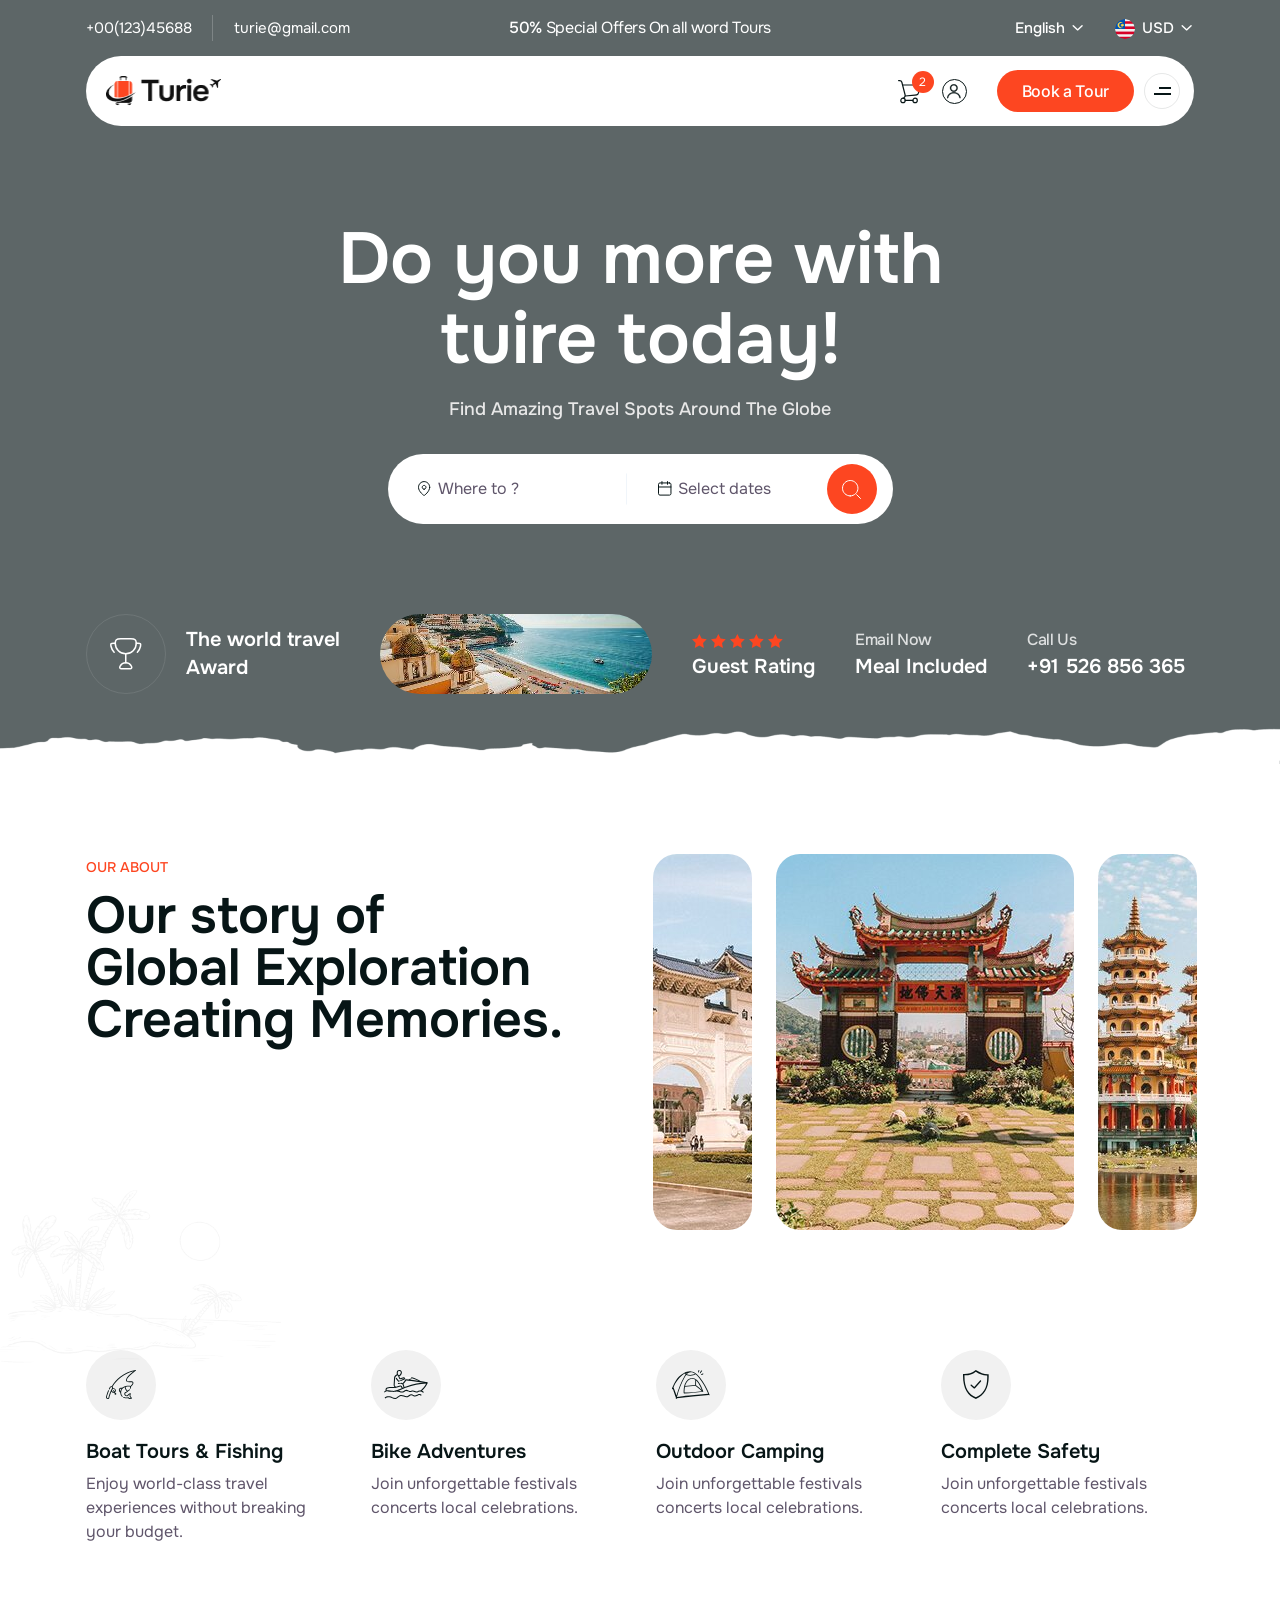
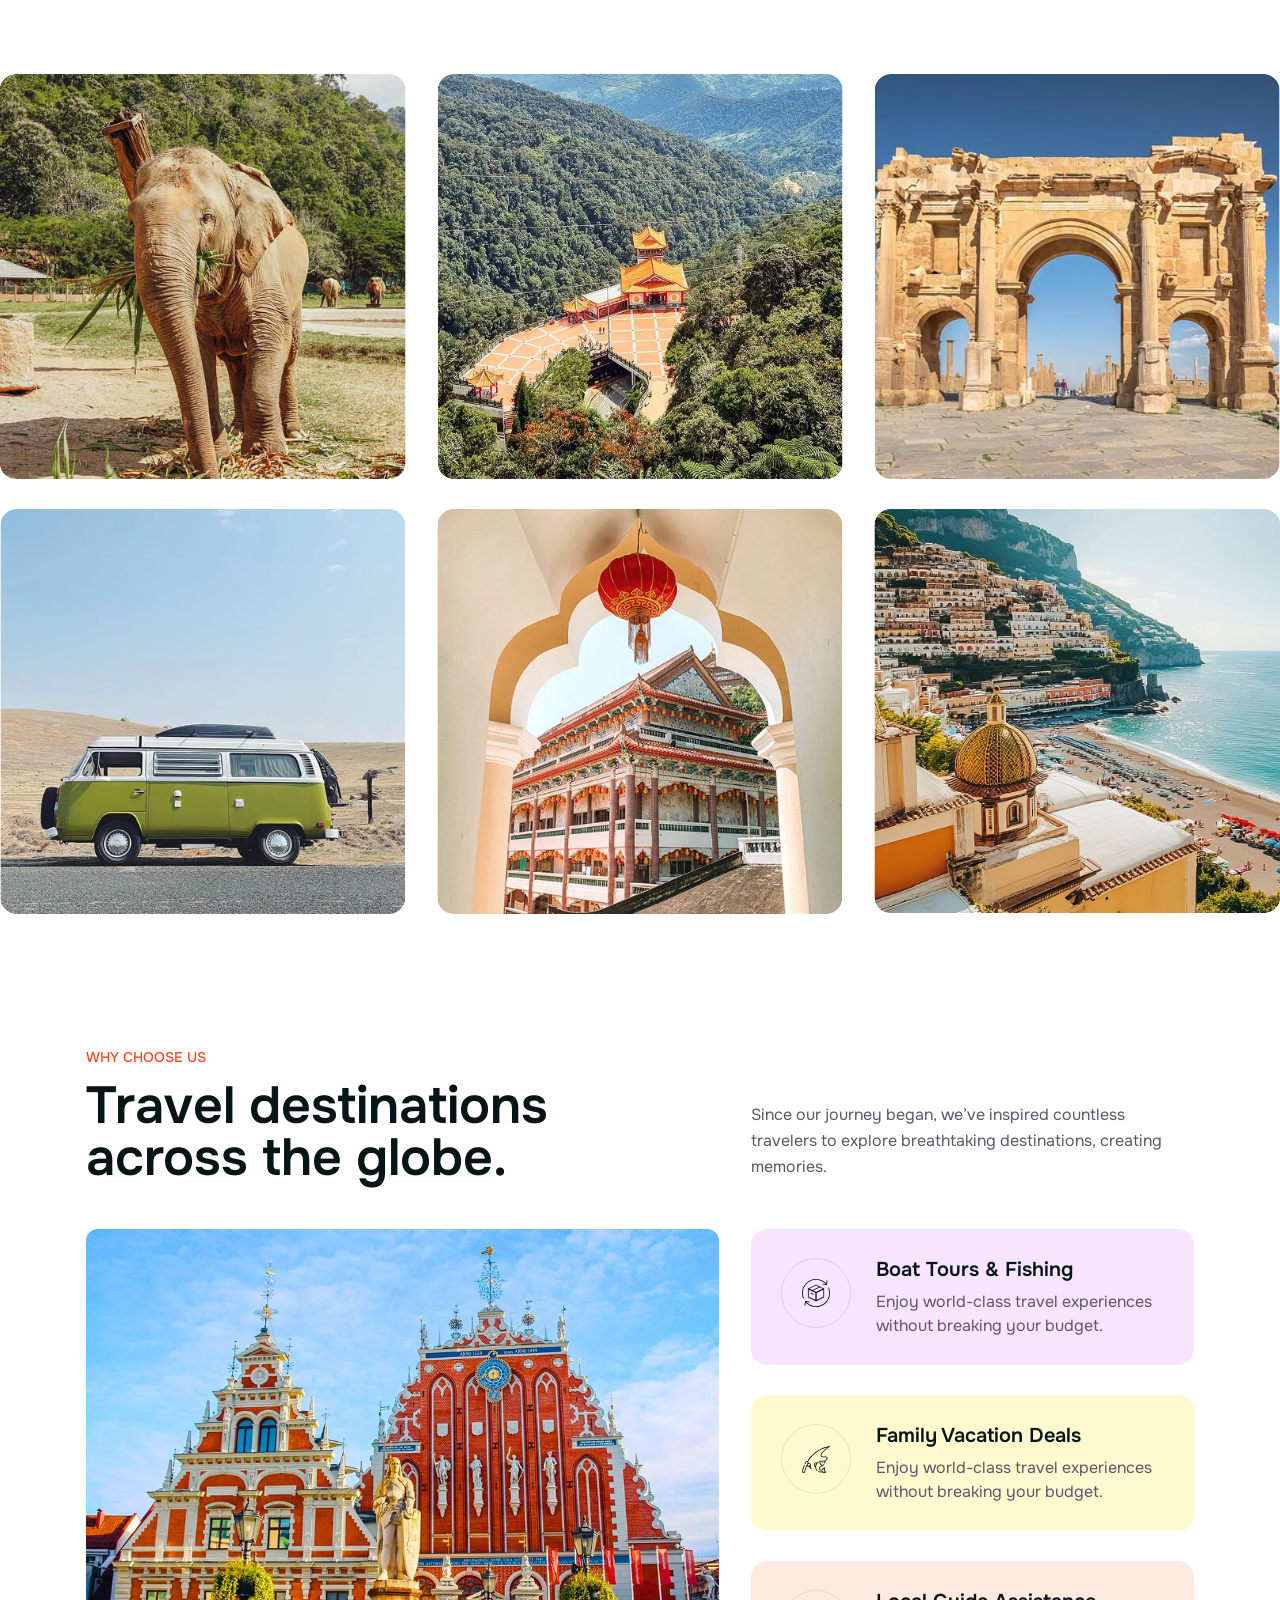
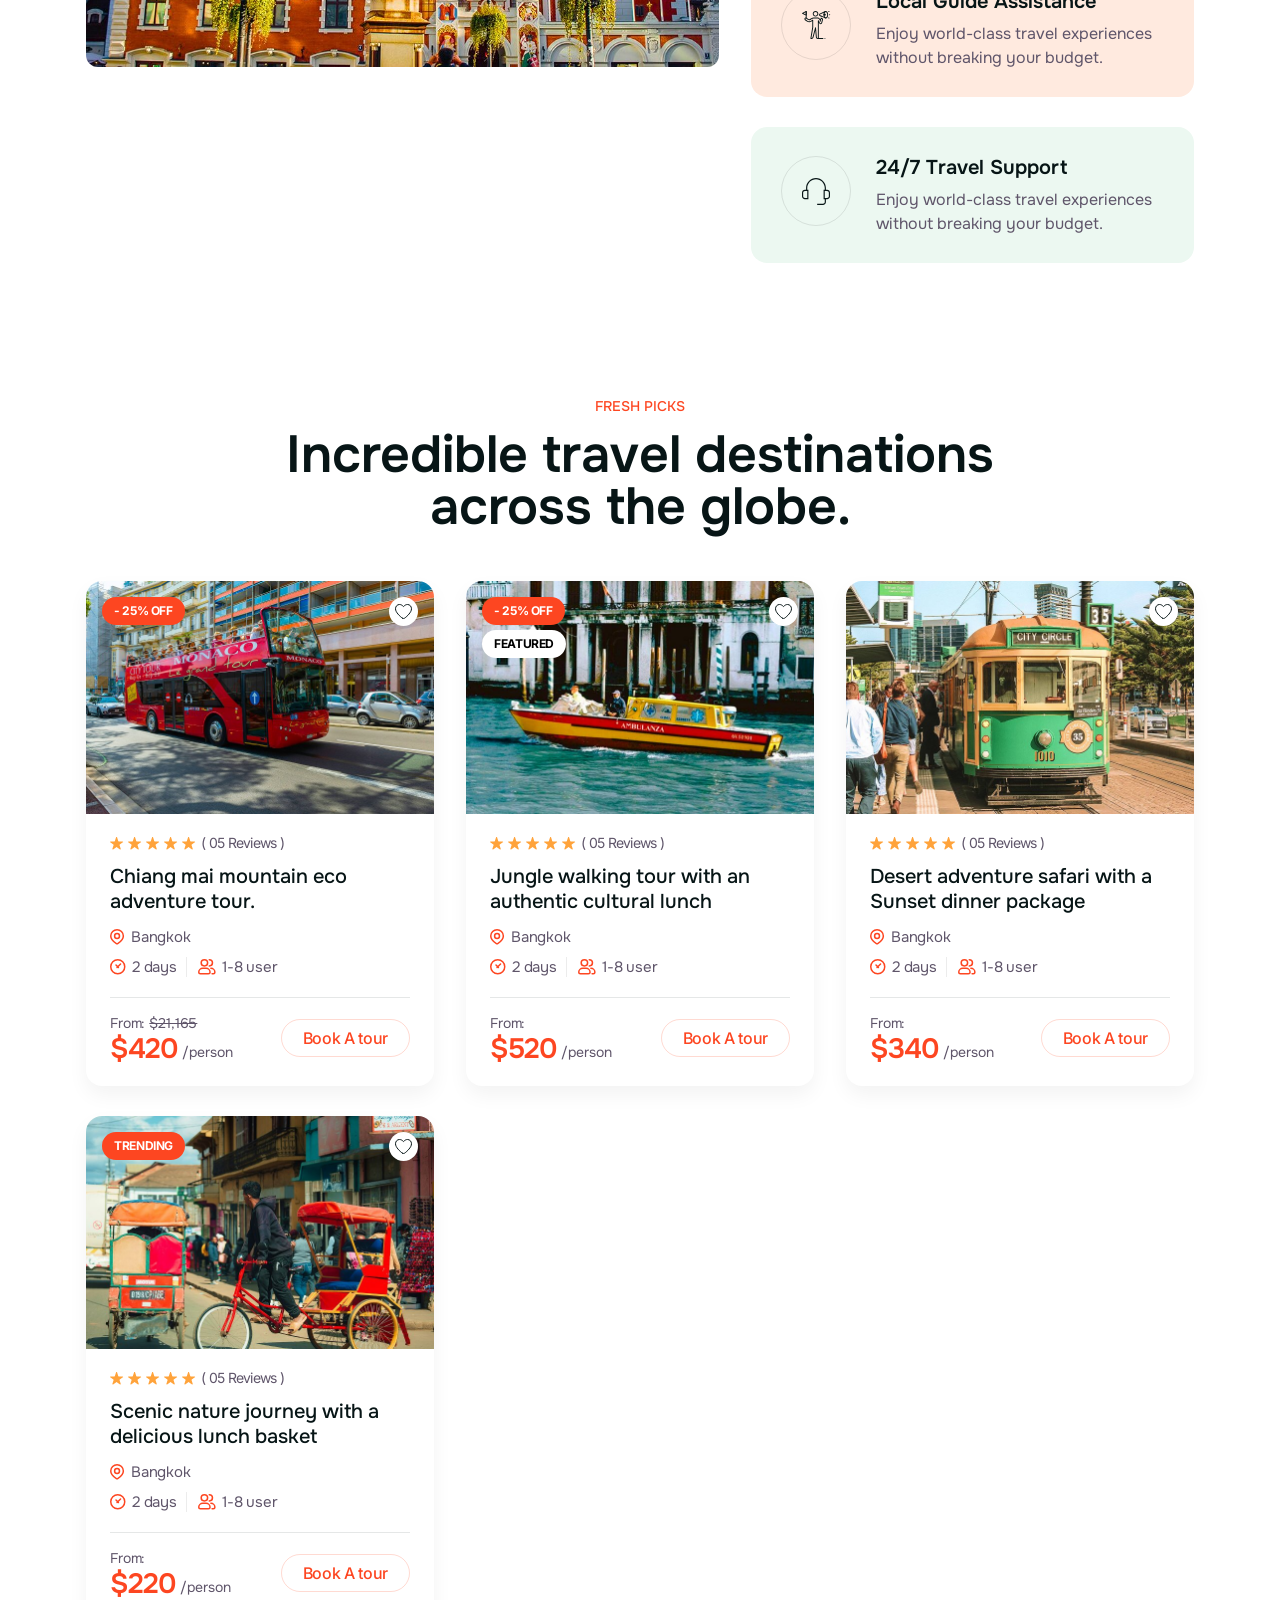
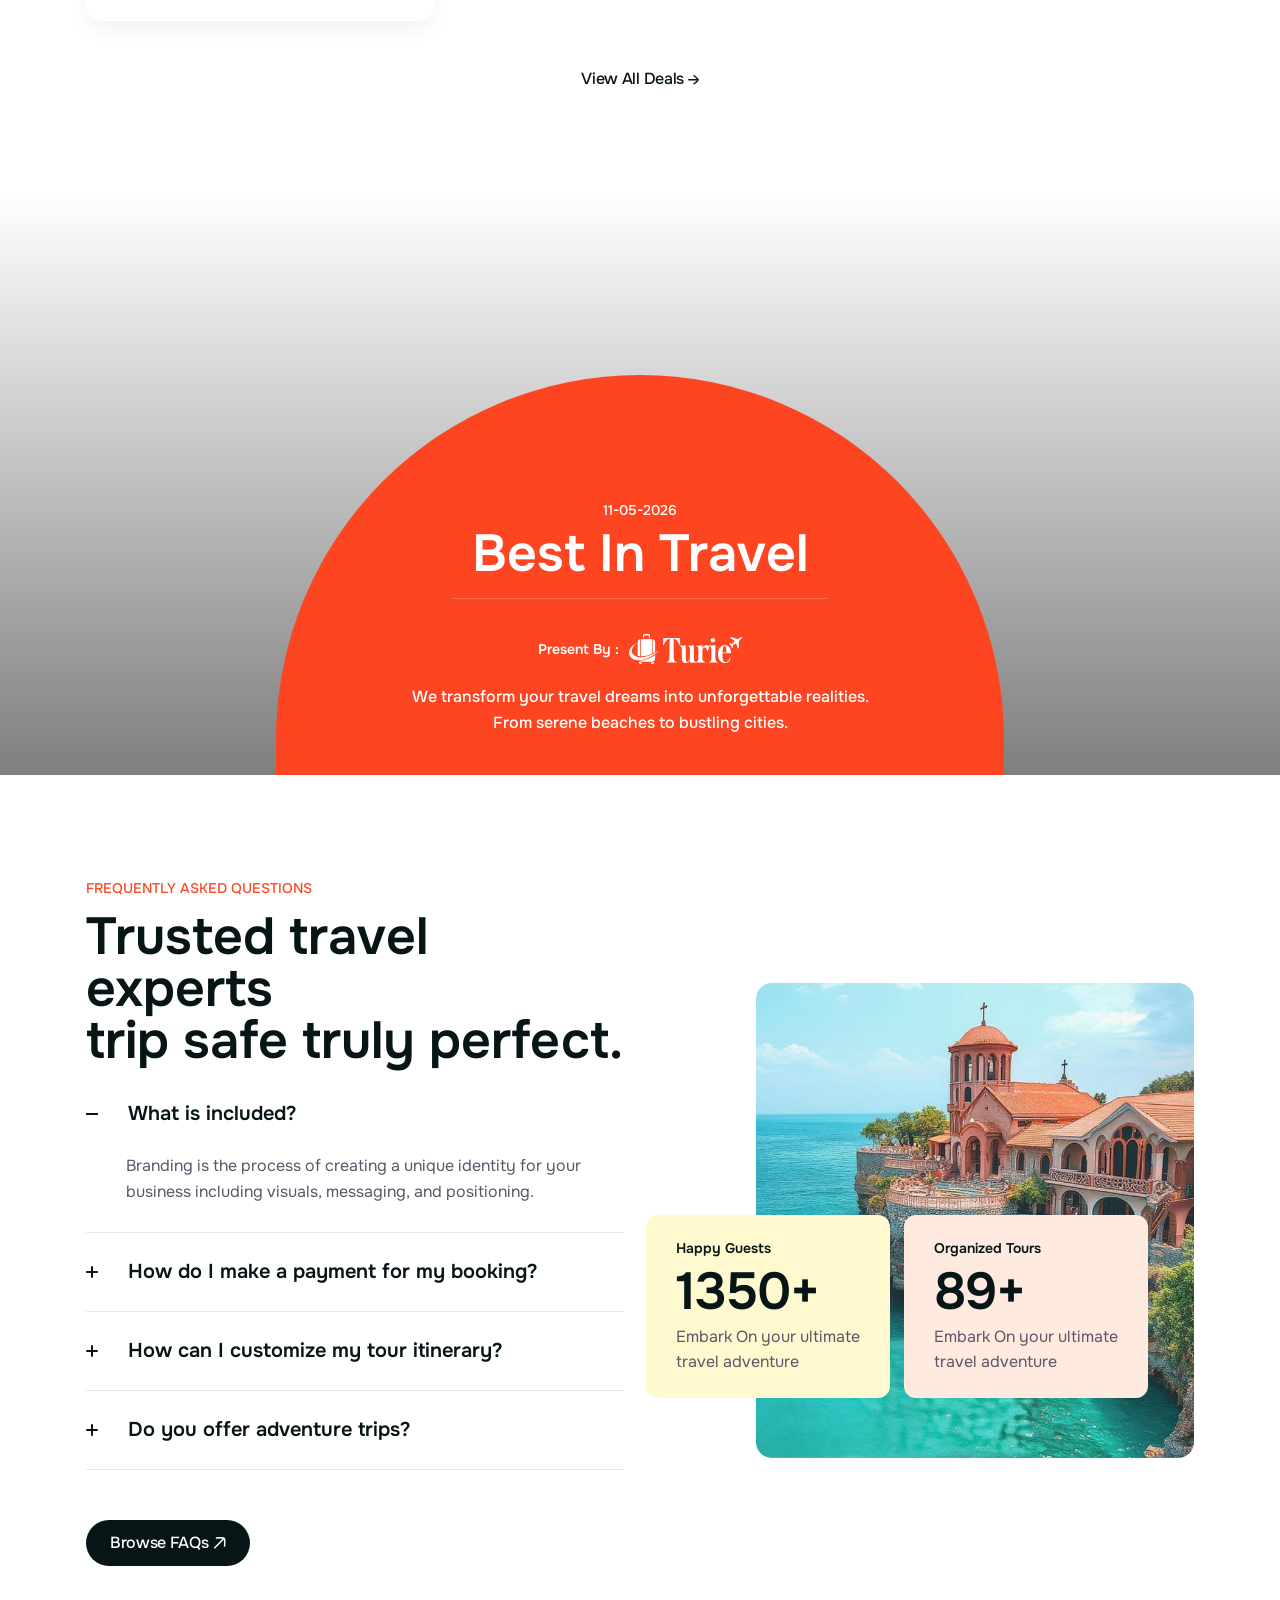
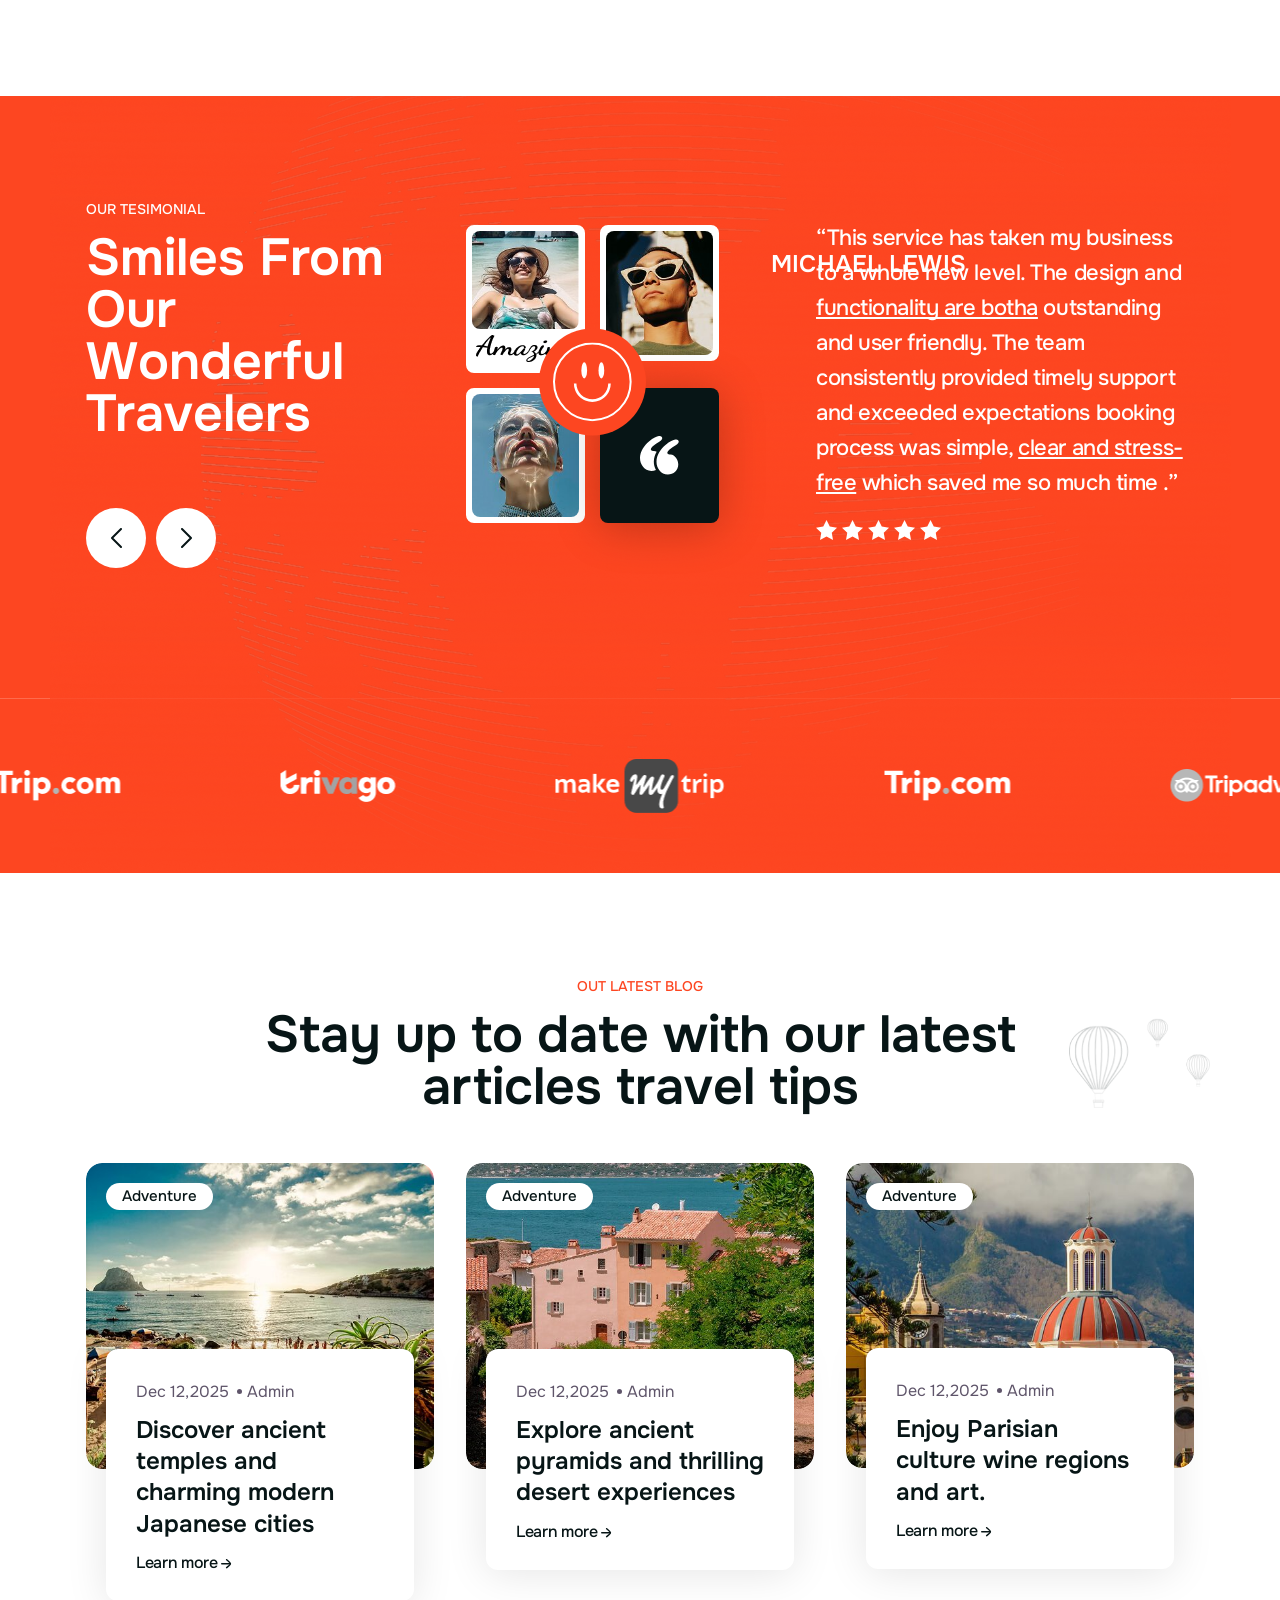
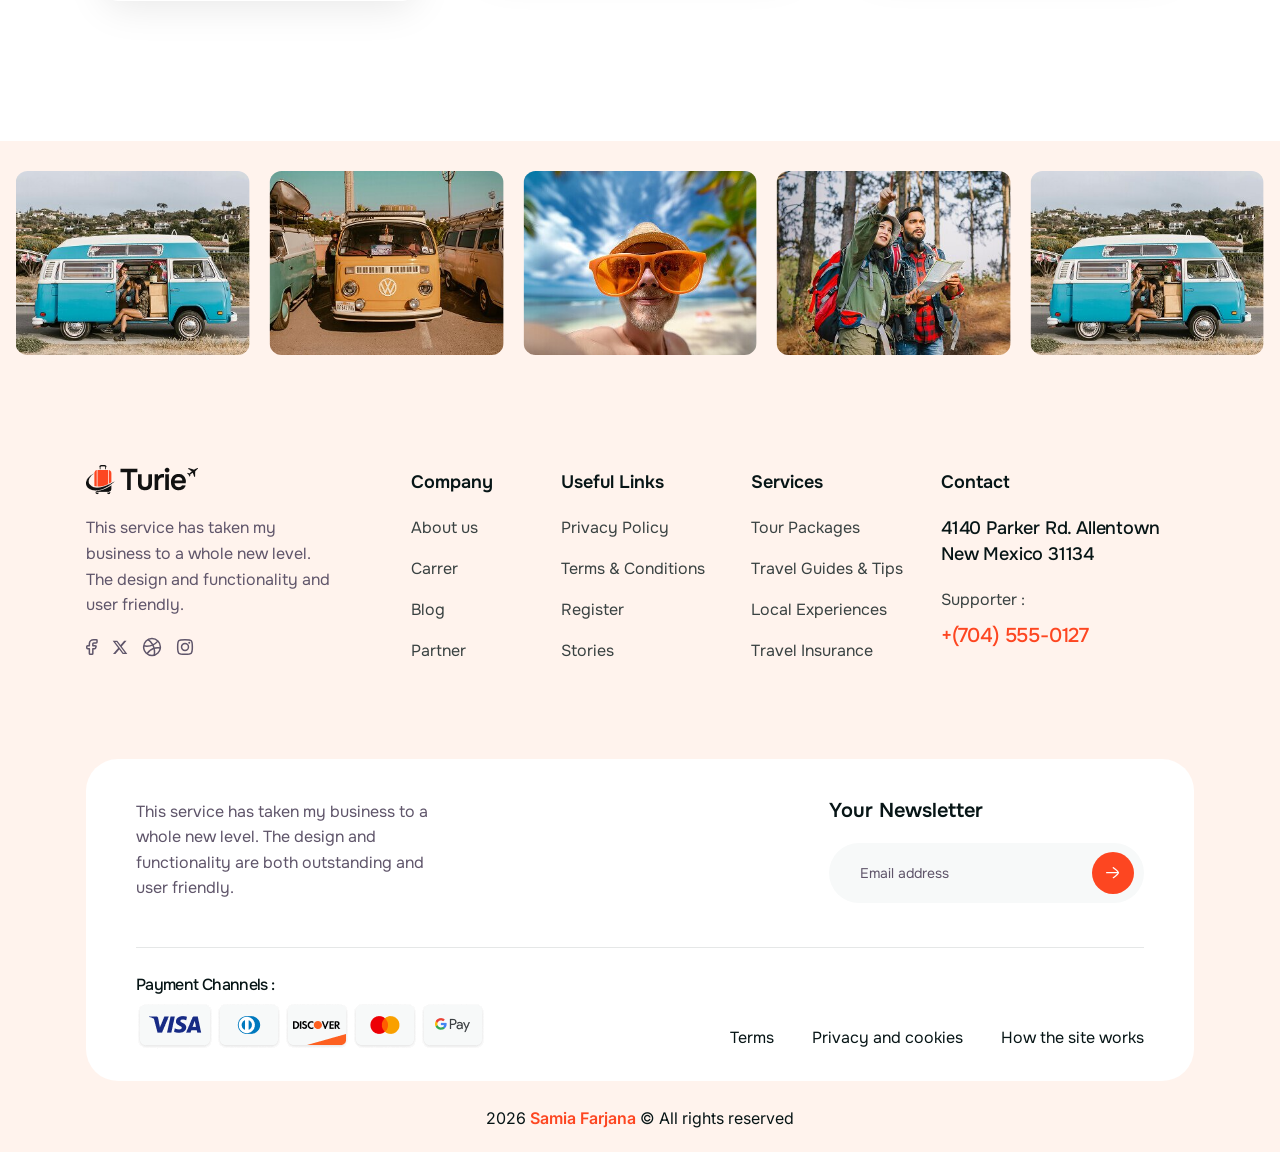
<file: index.html>
<!doctype html>
<html class="no-js" lang="zxx">

<head>
   <meta charset="utf-8">
   <meta http-equiv="x-ua-compatible" content="ie=edge">
   <title>Turie – Travel & Tour Booking</title>
   <meta name="description" content="">
   <meta name="viewport" content="width=device-width, initial-scale=1">

   <!-- Place favicon.ico in the root directory -->
   <link rel="shortcut icon" type="image/x-icon" href="assets/img/logo/favicon.png">

   <!-- CSS here -->
   <link rel="stylesheet" href="assets/css/bootstrap.css">
   <link rel="stylesheet" href="assets/css/swiper-bundle.css">
   <link rel="stylesheet" href="assets/css/magnific-popup.css">
   <link rel="stylesheet" href="assets/css/font-awesome-pro.css">
   <link rel="stylesheet" href="assets/css/daterangepicker.css">
   <link rel="stylesheet" href="assets/css/range-slider.css">
   <link rel="stylesheet" href="assets/css/animate.css">
   <link rel="stylesheet" href="assets/css/spacing.css">
   <link rel="stylesheet" href="assets/css/main.css">
</head>

<body>
   <!--[if lte IE 9]>
      <p class="browserupgrade">You are using an <strong>outdated</strong> browser. Please <a href="https://browsehappy.com/">upgrade your browser</a> to improve your experience and security.</p>
   <![endif]-->

   <!-- preloader-here start -->
   <div id="loading">
      <div class="loader">
         <div class="plane">
            <img src="assets/img/preloader/fly.png" class="plane-img">
         </div>
         <div class="earth-wrapper">
            <div class="earth"></div>
         </div>  
      </div>
   </div>
   <!-- preloader-here end -->

   <!-- back to top start -->
   <div class="back-to-top-wrapper">
      <button id="back_to_top" type="button" class="back-to-top-btn">
         <svg width="12" height="7" viewBox="0 0 12 7" fill="none" xmlns="http://www.w3.org/2000/svg">
            <path d="M11 6L6 1L1 6" stroke="currentColor" stroke-width="1.5" stroke-linecap="round" stroke-linejoin="round" />
         </svg>
      </button>
   </div>
   <!-- back to top end -->

   <!-- tp-offcanvas start -->
   <div class="tp-offcanvas">
      <div class="tp-offcanvas-header mb-30">
         <div class="tp-offcanvas-logo">
            <a href="index.html"><img data-width="108" src="assets/img/logo/logo.png" alt=""></a>
         </div>
         <div class="tp-offcanvas-close">
            <button class="tp-offcanvas-close-button"><i class="fal fa-times"></i></button>
         </div>
      </div>
      <div class="tp-header-search p-relative mb-30">
         <form action="#">
            <input class="tp-input" type="text" placeholder="Search for Thailand">
            <button class="tp-header-search-btn" type="submit">
               <svg width="13" height="13" viewBox="0 0 13 13" fill="none" xmlns="http://www.w3.org/2000/svg">
                  <path d="M5.64267 10.7857C8.48288 10.7857 10.7853 8.48318 10.7853 5.64286C10.7853 2.80254 8.48288 0.5 5.64267 0.5C2.80245 0.5 0.5 2.80254 0.5 5.64286C0.5 8.48318 2.80245 10.7857 5.64267 10.7857Z" stroke="currentColor" stroke-linecap="round" stroke-linejoin="round" />
                  <path d="M12.5 12.5L9.92871 9.92857" stroke="currentColor" stroke-linecap="round" stroke-linejoin="round" />
               </svg>
            </button>
         </form>
      </div>
      <div class="tp-offcanvas-menu mb-50">
         <nav> 
         </nav>
      </div>
      <div class="tp-offcanvas-content mb-40">
         <h3 class="tp-offcanvas-title"> Hello There!</h3>
         <p>Lorem ipsum dolor sit amet, consect etur adipiscing elit. </p>
      </div>
      <div class="tp-offcanvas-gallery mb-50">
         <a class="popup-image" href="assets/img/tour/01.jpg"><img src="assets/img/tour/01.jpg" alt="tour"></a>
         <a class="popup-image" href="assets/img/tour/02.jpg"><img src="assets/img/tour/02.jpg" alt="tour"></a>
         <a class="popup-image" href="assets/img/tour/03.jpg"><img src="assets/img/tour/03.jpg" alt="tour"></a>
         <a class="popup-image" href="assets/img/tour/04.jpg"><img src="assets/img/tour/04.jpg" alt="tour"></a>
      </div>
      <div class="tp-offcanvas-info mb-50">
         <h3 class="tp-offcanvas-title">Information</h3>
         <span><a href="#">+ 4 20 7700 1007</a></span>
         <span><a href="#">hello@turie.com</a></span>
         <span><a href="#">Avenue de Roma 158b, Lisboa</a></span>
      </div>
      <div class="tp-offcanvas-social">
         <h3 class="tp-offcanvas-title"> Follow Us</h3>
         <a href="#">
            <svg xmlns="http://www.w3.org/2000/svg" width="12" height="18" viewBox="0 0 12 18" fill="none">
               <path fill-rule="evenodd" clip-rule="evenodd" d="M1.62839 7.77713C0.911363 7.77713 0.761719 7.91782 0.761719 8.59194V9.81416C0.761719 10.4883 0.911363 10.629 1.62839 10.629H3.36172V15.5179C3.36172 16.192 3.51136 16.3327 4.22839 16.3327H5.96172C6.67874 16.3327 6.82839 16.192 6.82839 15.5179V10.629H8.77466C9.31846 10.629 9.45859 10.5296 9.60798 10.038L9.97941 8.81579C10.2353 7.97368 10.0776 7.77713 9.14609 7.77713H6.82839V5.74009C6.82839 5.29008 7.21641 4.92527 7.69505 4.92527H10.1617C10.8787 4.92527 11.0284 4.78458 11.0284 4.11046V2.48083C11.0284 1.80671 10.8787 1.66602 10.1617 1.66602H7.69505C5.30182 1.66602 3.36172 3.49004 3.36172 5.74009V7.77713H1.62839Z" stroke="currentColor" stroke-width="1.5" stroke-linejoin="round"></path>
            </svg>
         </a>
         <a href="#">
            <svg xmlns="http://www.w3.org/2000/svg" width="16" height="14" viewBox="0 0 16 14" fill="none">
               <path fill-rule="evenodd" clip-rule="evenodd" d="M5.28884 0.714844H0.666992L6.14691 7.9153L1.01754 13.9556H3.38746L7.26697 9.38713L10.7118 13.9136H15.3337L9.69453 6.50391L9.70451 6.51669L14.5599 0.798959H12.19L8.58427 5.04503L5.28884 0.714844ZM3.21817 1.97588H4.65702L12.7825 12.6525H11.3436L3.21817 1.97588Z" fill="currentColor"></path>
            </svg>
         </a>
         <a href="#">
            <svg width="20" height="20" viewBox="0 0 20 20" fill="none" xmlns="http://www.w3.org/2000/svg">
               <circle cx="9.99991" cy="9.99991" r="8.38077" stroke="currentColor" stroke-width="1.5"></circle>
               <path d="M18.3799 11.0604C17.6032 10.9148 16.8043 10.8389 15.9891 10.8389C11.5034 10.8389 7.51372 13.1373 4.9707 16.7054" stroke="currentColor" stroke-width="1.5" stroke-linejoin="round"></path>
               <path d="M15.8665 4.13281C13.2437 7.2064 9.30255 9.16128 4.8957 9.16128C3.76828 9.16128 2.67133 9.03332 1.61914 8.79143" stroke="currentColor" stroke-width="1.5" stroke-linejoin="round"></path>
               <path d="M12.1938 18.3815C12.4039 17.3641 12.5142 16.3104 12.5142 15.2309C12.5142 9.93756 9.86111 5.26259 5.80957 2.45801" stroke="currentColor" stroke-width="1.5" stroke-linejoin="round"></path>
            </svg>
         </a>
         <a href="#">
            <svg width="18" height="18" viewBox="0 0 18 18" fill="none" xmlns="http://www.w3.org/2000/svg">
               <path d="M1.66602 8.99935C1.66602 5.54238 1.66602 3.8139 2.73996 2.73996C3.8139 1.66602 5.54238 1.66602 8.99935 1.66602C12.4563 1.66602 14.1848 1.66602 15.2587 2.73996C16.3327 3.8139 16.3327 5.54238 16.3327 8.99935C16.3327 12.4563 16.3327 14.1848 15.2587 15.2587C14.1848 16.3327 12.4563 16.3327 8.99935 16.3327C5.54238 16.3327 3.8139 16.3327 2.73996 15.2587C1.66602 14.1848 1.66602 12.4563 1.66602 8.99935Z" stroke="currentColor" stroke-width="1.5" stroke-linejoin="round"></path>
               <path d="M12.4747 9.00103C12.4747 10.9195 10.9195 12.4747 9.00103 12.4747C7.08256 12.4747 5.52734 10.9195 5.52734 9.00103C5.52734 7.08256 7.08256 5.52734 9.00103 5.52734C10.9195 5.52734 12.4747 7.08256 12.4747 9.00103Z" stroke="currentColor" stroke-width="1.5"></path>
               <path d="M13.251 4.75391L13.242 4.75391" stroke="currentColor" stroke-width="2" stroke-linecap="round" stroke-linejoin="round"></path>
            </svg>
         </a>
      </div>
   </div>
   <div class="tp-offcanvas-overlay"></div>
   <!-- tp-offcanvas end -->

   <!-- cart mini area start -->
   <div class="cartmini__area">
      <div class="cartmini__wrapper d-flex justify-content-between flex-column">
         <div class="cartmini__top-wrapper">
            <div class="cartmini__top p-relative">
               <div class="cartmini__top-title">
                  <h4>Shopping cart</h4>
               </div>
               <div class="cartmini__close">
                  <button type="button" class="cartmini__close-btn cartmini-close-btn"><i class="fal fa-times"></i></button>
               </div>
            </div>
            <div class="cartmini__shipping">
               <p> Free Shipping for all orders over <span>$50</span></p>
               <div class="progress">
                  <div class="progress-bar progress-bar-striped progress-bar-animated bg-warning" role="progressbar" data-width="70%" aria-valuenow="70" aria-valuemin="0" aria-valuemax="100"></div>
               </div>
            </div>
            <div class="cartmini__widget">
               <div class="cartmini__widget-item">
                  <div class="cartmini__thumb">
                     <a href="shop-details.html">
                        <img src="assets/img/product/small/shop-thumb-1.jpg" alt="">
                     </a>
                  </div>
                  <div class="cartmini__content">
                     <h5 class="cartmini__title"><a href="shop-details.html">Woven Chair</a></h5>
                     <div class="cartmini__price-wrapper">
                        <span class="cartmini__price">$120.00</span>
                        <span class="cartmini__quantity">x2</span>
                     </div>
                  </div>
                  <a href="#" class="cartmini__del"><i class="fa-regular fa-xmark"></i></a>
               </div>
               <div class="cartmini__widget-item">
                  <div class="cartmini__thumb">
                     <a href="shop-details.html">
                        <img src="assets/img/product/small/shop-thumb-2.jpg" alt="">
                     </a>
                  </div>
                  <div class="cartmini__content">
                     <h5 class="cartmini__title"><a href="shop-details.html">Paxous Chair</a></h5>
                     <div class="cartmini__price-wrapper">
                        <span class="cartmini__price">$120.00</span>
                        <span class="cartmini__quantity">x2</span>
                     </div>
                  </div>
                  <a href="#" class="cartmini__del"><i class="fa-regular fa-xmark"></i></a>
               </div>
               <div class="cartmini__widget-item">
                  <div class="cartmini__thumb">
                     <a href="shop-details.html">
                        <img src="assets/img/product/small/shop-thumb-3.jpg" alt="">
                     </a>
                  </div>
                  <div class="cartmini__content">
                     <h5 class="cartmini__title"><a href="shop-details.html">Plush White Chair</a></h5>
                     <div class="cartmini__price-wrapper">
                        <span class="cartmini__price">$120.00</span>
                        <span class="cartmini__quantity">x2</span>
                     </div>
                  </div>
                  <a href="#" class="cartmini__del"><i class="fa-regular fa-xmark"></i></a>
               </div>
            </div>
            <!-- for wp -->
         </div>
         <div class="cartmini__checkout">
            <div class="cartmini__checkout-title mb-30">
               <h4>Subtotal:</h4>
               <span>$113.00</span>
            </div>
            <div class="cartmini__checkout-btn">
               <a href="cart.html" class="tp-btn w-100 mb-10 text-center"> View Cart</a>
               <a href="checkout.html" class="tp-btn tp-btn-black-red w-100 text-center"> Checkout</a>
            </div>
         </div>
      </div>
   </div>
   <!-- cart mini area end -->


   <header class="tp-header-height">

      <!-- header-area-start -->
      <div class="tp-transparent">
         <div class="tp-header-top-area tp-header-top-two d-none d-md-block">
            <div class="container">
               <div class="row align-items-center">
                  <div class="col-lg-4 col-md-6">
                     <div class="tp-header-top-info">
                        <ul>
                           <li><a href="tel:+00(123)45688">+00(123)45688</a></li>
                           <li><a href="mailto:turie@gmail.com">turie@gmail.com</a></li>
                        </ul>
                     </div>
                  </div>
                  <div class="col-lg-4 d-none d-lg-block">
                     <div class="tp-header-top-discount text-center">
                        <p class="mb-0"><span>50%</span>Special Offers On all word Tours</p>
                     </div>
                  </div>
                  <div class="col-lg-4 col-md-6">
                     <div class="tp-header-top-switcher-wrap d-flex justify-content-end">
                        <div class="tp-header-top-menu-item tp-header-top-lang">
                           <span class="tp-header-top-lang-toggle" id="tp-header-top-lang-toggle">English</span>
                           <ul>
                              <li>
                                 <a href="#">Spanish</a>
                              </li>
                              <li>
                                 <a href="#">Russian</a>
                              </li>
                              <li>
                                 <a href="#">Portuguese</a>
                              </li>
                           </ul>
                        </div>
                        <div class="tp-header-top-menu-item tp-header-top-currency ml-30">
                           <span class="tp-header-top-currency-toggle" id="tp-header-top-currency-toggle"><img src="assets/img/flag/01.png" alt=""> USD</span>
                           <ul>
                              <li>
                                 <a href="#"><img src="assets/img/flag/01.png" alt=""> Canada  </a>
                              </li>
                              <li>
                                 <a href="#"><img src="assets/img/flag/02.png" alt=""> Malaysia  </a>
                              </li>
                              <li>
                                 <a href="#"><img src="assets/img/flag/03.png" alt=""> Germany </a>
                              </li>
                              <li>
                                 <a href="#"><img src="assets/img/flag/04.png" alt=""> Belize  </a>
                              </li>
                              <li>
                                 <a href="#"><img src="assets/img/flag/05.png" alt=""> United States</a>
                              </li>
                              <li>
                                 <a href="#"><img src="assets/img/flag/06.png" alt=""> China </a>
                              </li>
                              <li>
                                 <a href="#"><img src="assets/img/flag/07.png" alt=""> Georgia </a>
                              </li>
                              <li>
                                 <a href="#"><img src="assets/img/flag/08.png" alt=""> India </a>
                              </li>
                           </ul>
                        </div>
                     </div>
                  </div>
               </div>
            </div>
         </div>
         <div id="header-sticky" class="tp-header-area tp-header-two tp-header-blur">
            <div class="container">
               <div class="tp-header-two-bg">
                  <div class="row align-items-center">
                     <div class="col-xl-8 col-6">
                        <div class="d-flex align-items-center">
                           <div class="tp-main-menu tp-menu-dropdown text-end d-none d-xxl-block">
                              <nav class="tp-mobile-menu-active">
                                 <ul>
                                    <li class="active">
                                       <a href="index.html">Home</a>
                                    </li>
                                    <li class="has-dropdown">
                                       <a href="#.html">Detonations</a>
                                       <div class="sub-menu tp-megamenu-wrapper">
                                          <div class="row">
                                             <div class="col-xl-4">
                                                <div class="tp-megamenu-list">
                                                   <ul>
                                                      <li>
                                                         <a href="city-details.html" class="d-flex align-items-center gap-2">
                                                            <div class="tp-megamenu-list-thumb">
                                                               <img src="assets/img/menu/01.jpg" alt="des">
                                                            </div>
                                                            <div class="tp-megamenu-list-content">
                                                               <span class="tp-megamenu-list-subtitle">Things to do in</span>
                                                               <span class="tp-megamenu-list-title">Osaka</span>
                                                            </div>
                                                         </a>
                                                      </li>
                                                      <li>
                                                         <a href="city-details.html" class="d-flex align-items-center gap-2">
                                                            <div class="tp-megamenu-list-thumb">
                                                               <img src="assets/img/menu/02.jpg" alt="des">
                                                            </div>
                                                            <div class="tp-megamenu-list-content">
                                                               <span class="tp-megamenu-list-subtitle">Things to do in</span>
                                                               <span class="tp-megamenu-list-title">Sapporo</span>
                                                            </div>
                                                         </a>
                                                      </li>
                                                      <li>
                                                         <a href="city-details.html" class="d-flex align-items-center gap-2">
                                                            <div class="tp-megamenu-list-thumb">
                                                               <img src="assets/img/menu/03.jpg" alt="des">
                                                            </div>
                                                            <div class="tp-megamenu-list-content">
                                                               <span class="tp-megamenu-list-subtitle">Things to do in</span>
                                                               <span class="tp-megamenu-list-title">Scotland</span>
                                                            </div>
                                                         </a>
                                                      </li>
                                                      <li>
                                                         <a href="city-details.html" class="d-flex align-items-center gap-2">
                                                            <div class="tp-megamenu-list-thumb">
                                                               <img src="assets/img/menu/04.jpg" alt="des">
                                                            </div>
                                                            <div class="tp-megamenu-list-content">
                                                               <span class="tp-megamenu-list-subtitle">Things to do in</span>
                                                               <span class="tp-megamenu-list-title">Los Angeles</span>
                                                            </div>
                                                         </a>
                                                      </li>
                                                   </ul>
                                                </div>
                                             </div>
                                             <div class="col-xl-4">
                                                <div class="tp-megamenu-list">
                                                   <ul>
                                                      <li>
                                                         <a href="city-details.html" class="d-flex align-items-center gap-2">
                                                            <div class="tp-megamenu-list-thumb">
                                                               <img src="assets/img/menu/05.jpg" alt="des">
                                                            </div>
                                                            <div class="tp-megamenu-list-content">
                                                               <span class="tp-megamenu-list-subtitle">Things to do in</span>
                                                               <span class="tp-megamenu-list-title">Greece</span>
                                                            </div>
                                                         </a>
                                                      </li>
                                                      <li>
                                                         <a href="city-details.html" class="d-flex align-items-center gap-2">
                                                            <div class="tp-megamenu-list-thumb">
                                                               <img src="assets/img/menu/06.jpg" alt="des">
                                                            </div>
                                                            <div class="tp-megamenu-list-content">
                                                               <span class="tp-megamenu-list-subtitle">Things to do in</span>
                                                               <span class="tp-megamenu-list-title">Turkey</span>
                                                            </div>
                                                         </a>
                                                      </li>
                                                      <li>
                                                         <a href="city-details.html" class="d-flex align-items-center gap-2">
                                                            <div class="tp-megamenu-list-thumb">
                                                               <img src="assets/img/destination/six/thumb.jpg" alt="des">
                                                            </div>
                                                            <div class="tp-megamenu-list-content">
                                                               <span class="tp-megamenu-list-subtitle">Things to do in</span>
                                                               <span class="tp-megamenu-list-title">Maldives</span>
                                                            </div>
                                                         </a>
                                                      </li>
                                                      <li>
                                                         <a href="city-details.html" class="d-flex align-items-center gap-2">
                                                            <div class="tp-megamenu-list-thumb">
                                                               <img src="assets/img/destination/six/thumb-2.jpg" alt="des">
                                                            </div>
                                                            <div class="tp-megamenu-list-content">
                                                               <span class="tp-megamenu-list-subtitle">Things to do in</span>
                                                               <span class="tp-megamenu-list-title">Canada</span>
                                                            </div>
                                                         </a>
                                                      </li>
                                                   </ul>
                                                </div>
                                             </div>
                                             <div class="col-xl-4">
                                                <div class="tp-megamenu-list">
                                                   <ul>
                                                      <li>
                                                         <a href="city-details.html" class="d-flex align-items-center gap-2">
                                                            <div class="tp-megamenu-list-thumb">
                                                               <img src="assets/img/destination/six/thumb-3.jpg" alt="des">
                                                            </div>
                                                            <div class="tp-megamenu-list-content">
                                                               <span class="tp-megamenu-list-subtitle">Things to do in</span>
                                                               <span class="tp-megamenu-list-title">Indonesia</span>
                                                            </div>
                                                         </a>
                                                      </li>
                                                      <li>
                                                         <a href="city-details.html" class="d-flex align-items-center gap-2">
                                                            <div class="tp-megamenu-list-thumb">
                                                               <img src="assets/img/destination/six/thumb-4.jpg" alt="des">
                                                            </div>
                                                            <div class="tp-megamenu-list-content">
                                                               <span class="tp-megamenu-list-subtitle">Things to do in</span>
                                                               <span class="tp-megamenu-list-title">Australia</span>
                                                            </div>
                                                         </a>
                                                      </li>
                                                      <li>
                                                         <a href="city-details.html" class="d-flex align-items-center gap-2">
                                                            <div class="tp-megamenu-list-thumb">
                                                               <img src="assets/img/destination/six/thumb-5.jpg" alt="des">
                                                            </div>
                                                            <div class="tp-megamenu-list-content">
                                                               <span class="tp-megamenu-list-subtitle">Things to do in</span>
                                                               <span class="tp-megamenu-list-title">Switzerland</span>
                                                            </div>
                                                         </a>
                                                      </li>
                                                      <li>
                                                         <a href="city-details.html" class="d-flex align-items-center gap-2">
                                                            <div class="tp-megamenu-list-thumb">
                                                               <img src="assets/img/destination/six/thumb-6.jpg" alt="des">
                                                            </div>
                                                            <div class="tp-megamenu-list-content">
                                                               <span class="tp-megamenu-list-subtitle">Things to do in</span>
                                                               <span class="tp-megamenu-list-title">Thailand</span>
                                                            </div>
                                                         </a>
                                                      </li>
                                                   </ul>
                                                </div>
                                             </div>
                                          </div>
                                       </div>
                                    </li>
                                    <li>
                                       <a href="tour.html">Tours</a>
                                    </li>
                                    <li>
                                       <a href="blog.html">Blog</a>
                                    </li>
                                    <li>
                                       <a href="about.html">About</a>
                                    </li>
                                    <li>
                                       <a href="contact.html">Contact</a>
                                    </li>
                                 </ul>
                              </nav>
                           </div>
                           <div class="tp-header-logo">
                              <a href="index.html">
                                 <img width="115" src="assets/img/logo/logo.png" alt="">
                              </a>
                           </div>
                        </div>
                     </div>
                     <div class="col-xl-4 col-6">
                        <div class="tp-header-option d-flex align-items-center justify-content-end">
                           <button class="tp-header-cart cartmini-open-btn p-relative">
                              <svg width="24" height="24" viewBox="0 0 24 24" fill="none" xmlns="http://www.w3.org/2000/svg">
                                 <path d="M7.19971 16L16.7916 15.2006C19.7929 14.9506 20.4667 14.295 20.7993 11.3018L21.4995 5" stroke="currentColor" stroke-width="1.2" stroke-linecap="round" />
                                 <path d="M5 5H22.5997" stroke="currentColor" stroke-width="1.2" stroke-linecap="round" />
                                 <path d="M5.00025 22.6C6.21526 22.6 7.20021 21.615 7.20021 20.4C7.20021 19.185 6.21526 18.2 5.00025 18.2C3.78525 18.2 2.80029 19.185 2.80029 20.4C2.80029 21.615 3.78525 22.6 5.00025 22.6Z" stroke="currentColor" stroke-width="1.2" />
                                 <path d="M17.0999 22.6C18.3149 22.6 19.2998 21.615 19.2998 20.4C19.2998 19.185 18.3149 18.2 17.0999 18.2C15.8849 18.2 14.8999 19.185 14.8999 20.4C14.8999 21.615 15.8849 22.6 17.0999 22.6Z" stroke="currentColor" stroke-width="1.2" />
                                 <path d="M7.19971 20.4H14.8996" stroke="currentColor" stroke-width="1.2" stroke-linecap="round" />
                                 <path d="M0.600098 0.599976H1.66268C2.70181 0.599976 3.6076 1.28703 3.85963 2.2664L7.13235 14.9841C7.29774 15.6269 7.1562 16.3077 6.74705 16.8378L5.69535 18.2" stroke="currentColor" stroke-width="1.2" stroke-linecap="round" />
                              </svg>
                              <span>2</span>
                           </button>
                           <div class="tp-header-top-menu-item tp-header-login ml-20 d-none d-xl-block">
                              <span class="tp-header-login-btn" id="tp-header-login-btn">
                                 <svg width="14" height="15" viewBox="0 0 14 15" fill="none" xmlns="http://www.w3.org/2000/svg">
                                    <path d="M6.84473 8.18158C10.3622 8.18158 13.3237 10.6105 13.5391 13.7441L13.5361 13.8535C13.5034 14.097 13.2968 14.2697 13.0654 14.289L13.0645 14.29C12.7649 14.313 12.5416 14.0808 12.5195 13.8163V13.8144C12.3342 11.2383 9.85653 9.20209 6.84473 9.20209C3.81703 9.20222 1.34055 11.2545 1.1709 13.83V13.832C1.15142 14.0657 0.978315 14.2535 0.763672 14.2968L0.668945 14.3056H0.625V14.3046C0.335307 14.282 0.128516 14.0353 0.151367 13.7597C0.366927 10.6106 3.32725 8.18171 6.84473 8.18158Z" fill="currentColor" stroke="currentColor" stroke-width="0.3" />
                                    <path d="M6.84473 0.149597C8.94337 0.149833 10.6426 1.84973 10.6426 3.94843C10.6423 6.04692 8.94322 7.74604 6.84473 7.74628C4.74603 7.74628 3.04613 6.04707 3.0459 3.94843C3.0459 1.84958 4.74588 0.149597 6.84473 0.149597ZM6.84473 1.18573C5.32757 1.18573 4.08203 2.43127 4.08203 3.94843C4.08227 5.46538 5.32772 6.71014 6.84473 6.71014C8.36154 6.7099 9.60621 5.46524 9.60645 3.94843C9.60645 2.43141 8.36169 1.18597 6.84473 1.18573Z" fill="currentColor" stroke="currentColor" stroke-width="0.3" />
                                 </svg>
                              </span>
                              <ul>
                                 <li>
                                    <a href="login.html"><i class="icon far fa-user"></i> Login</a>
                                 </li>
                                 <li>
                                    <a href="register.html"> <i class="icon fas fa-user-plus"></i> Register</a>
                                 </li>
                              </ul>
                           </div>
                           <div class="tp-header-contact ml-15 d-none d-md-block">
                              <a href="tour-details.html">Book a Tour</a>
                           </div>
                           <div class="tp-header-search d-none d-xxl-block">
                              <form action="#" class="p-relative">
                                 <input class="tp-input" type="text" placeholder="Search Hare">
                                 <button class="tp-header-search-btn" type="submit">
                                    <svg width="13" height="13" viewBox="0 0 13 13" fill="none" xmlns="http://www.w3.org/2000/svg">
                                       <path d="M5.64267 10.7857C8.48288 10.7857 10.7853 8.48318 10.7853 5.64286C10.7853 2.80254 8.48288 0.5 5.64267 0.5C2.80245 0.5 0.5 2.80254 0.5 5.64286C0.5 8.48318 2.80245 10.7857 5.64267 10.7857Z" stroke="currentColor" stroke-linecap="round" stroke-linejoin="round" />
                                       <path d="M12.5 12.5L9.92871 9.92859" stroke="currentColor" stroke-linecap="round" stroke-linejoin="round" />
                                    </svg>
                                 </button>
                              </form>
                           </div>
                           <div class="tp-header-toogle-wrapper d-xxl-none ml-10">
                              <button class="tp-header-toogle">
                                 <span></span>
                                 <span></span>
                              </button>
                           </div>
                        </div>
                     </div>
                  </div>
               </div>
            </div>
         </div>
      </div>
      <!-- header-area-end -->

   </header>

   <main>

      <!-- tp-hero-area-start -->
      <div class="tp-hero-area tp-hero-bg tp-hero-two-ptb z-index-2 p-relative">
         <img class="tp-hero-shape" src="assets/img/hero/two/shape.png" alt="">
         <div class="tp-hero-two-video p-absolute fix">
            <video loop="" muted="" autoplay="" playsinline="">
               <source src="https://html.aqlova.com/videos/turie/hero-video.mp4" type="video/mp4">
            </video>
         </div>
         <div class="container">
            <div class="row align-items-center">
               <div class="col-12">
                  <div class="tp-hero-content text-center mb-30">
                     <h2 class="tp-hero-title fw-600 mb-15 wow fadeInUp" data-wow-duration=".9s" data-wow-delay=".3s">Do you more with <br> tuire today!</h2>
                     <p class="tp-hero-dec mb-30 wow fadeInUp" data-wow-duration=".9s" data-wow-delay=".5s">Find Amazing Travel Spots Around The Globe</p>
                     <div class="tp-booking-form tp-booking-form-two d-inline-block text-start wow fadeInUp" data-wow-duration=".9s" data-wow-delay=".7s">
                        <form action="#">
                           <div class="tp-booking-wrap tp-marker-tab p-relative">
                              <div class="tp-booking-location tp-booking-col-1 p-relative">
                                 <div class="tp-booking-location-input tp-booking-toggle p-relative">
                                    <span class="tp-booking-input-icon">
                                       <svg width="13" height="15" viewBox="0 0 13 15" fill="none" xmlns="http://www.w3.org/2000/svg">
                                          <path d="M11.7 6.22727C11.7 10.6818 6.1 14.5 6.1 14.5C6.1 14.5 0.5 10.6818 0.5 6.22727C0.5 4.70831 1.09 3.25155 2.1402 2.17748C3.19041 1.10341 4.61479 0.5 6.1 0.5C7.58521 0.5 9.00959 1.10341 10.0598 2.17748C11.11 3.25155 11.7 4.70831 11.7 6.22727Z" stroke="currentColor" stroke-linecap="round" stroke-linejoin="round" />
                                          <path d="M6.09714 8.13583C7.12807 8.13583 7.9638 7.28124 7.9638 6.22705C7.9638 5.17286 7.12807 4.31827 6.09714 4.31827C5.0662 4.31827 4.23047 5.17286 4.23047 6.22705C4.23047 7.28124 5.0662 8.13583 6.09714 8.13583Z" stroke="currentColor" stroke-linecap="round" stroke-linejoin="round" />
                                       </svg>
                                    </span>
                                    <input class="tp-input" type="text" placeholder="Where to ?">
                                 </div>
                                 <div class="tp-booking-location-list tp-booking-toggle-active">
                                    <div class="tp-booking-location-inner">
                                       <span class="tp-booking-location-suggested">Suggested destinations</span>
                                       <ul>
                                          <li>
                                             <div class="tp-booking-location-icon">
                                                <img src="assets/img/booking-form/01.png" alt="booking">
                                             </div>
                                             <div class="tp-booking-location-content">
                                                <span>Nearby</span>
                                                <p>Find what’s around you</p>
                                             </div>
                                          </li>
                                          <li>
                                             <div class="tp-booking-location-icon">
                                                <img src="assets/img/booking-form/02.png" alt="booking">
                                             </div>
                                             <div class="tp-booking-location-content">
                                                <span>Toronto, Canada</span>
                                                <p>For sights like CN Tower</p>
                                             </div>
                                          </li>
                                          <li>
                                             <div class="tp-booking-location-icon">
                                                <img src="assets/img/booking-form/03.png" alt="booking">
                                             </div>
                                             <div class="tp-booking-location-content">
                                                <span>Bangkok, Thailand</span>
                                                <p>For its bustling nightlife</p>
                                             </div>
                                          </li>
                                          <li>
                                             <div class="tp-booking-location-icon">
                                                <img src="assets/img/booking-form/04.png" alt="booking">
                                             </div>
                                             <div class="tp-booking-location-content">
                                                <span>London, United Kingdom</span>
                                                <p>For its stunning architecture</p>
                                             </div>
                                          </li>
                                          <li>
                                             <div class="tp-booking-location-icon">
                                                <img src="assets/img/booking-form/05.png" alt="booking">
                                             </div>
                                             <div class="tp-booking-location-content">
                                                <span>Vancouver, Canada</span>
                                                <p>For sights like Stanley Park</p>
                                             </div>
                                          </li>
                                          <li>
                                             <div class="tp-booking-location-icon">
                                                <img src="assets/img/booking-form/06.png" alt="booking">
                                             </div>
                                             <div class="tp-booking-location-content">
                                                <span>Kolkata, India</span>
                                                <p>For its top-notch dining</p>
                                             </div>
                                          </li>
                                          <li>
                                             <div class="tp-booking-location-icon">
                                                <img src="assets/img/booking-form/07.png" alt="booking">
                                             </div>
                                             <div class="tp-booking-location-content">
                                                <span>Mississauga, Canada</span>
                                                <p>For a tour abroad</p>
                                             </div>
                                          </li>
                                          <li>
                                             <div class="tp-booking-location-icon">
                                                <img src="assets/img/booking-form/08.png" alt="booking">
                                             </div>
                                             <div class="tp-booking-location-content">
                                                <span>Downtown Montreal, Canada</span>
                                                <p>For sights like Notre-Dame</p>
                                             </div>
                                          </li>
                                          <li>
                                             <div class="tp-booking-location-icon">
                                                <img src="assets/img/booking-form/09.png" alt="booking">
                                             </div>
                                             <div class="tp-booking-location-content">
                                                <span>New Delhi, India</span>
                                                <p>For its stunning architecture</p>
                                             </div>
                                          </li>
                                          <li>
                                             <div class="tp-booking-location-icon">
                                                <img src="assets/img/booking-form/10.png" alt="booking">
                                             </div>
                                             <div class="tp-booking-location-content">
                                                <span>Istanbul, Türkiye</span>
                                                <p>For its bustling nightlife</p>
                                             </div>
                                          </li>
                                          <li>
                                             <div class="tp-booking-location-icon">
                                                <img src="assets/img/booking-form/11.png" alt="booking">
                                             </div>
                                             <div class="tp-booking-location-content">
                                                <span>Paris, France</span>
                                                <p>For sights like Eiffel Tower</p>
                                             </div>
                                          </li>
                                          <li>
                                             <div class="tp-booking-location-icon">
                                                <img src="assets/img/booking-form/12.png" alt="booking">
                                             </div>
                                             <div class="tp-booking-location-content">
                                                <span>Burnaby, Canada</span>
                                                <p>For nature-lovers</p>
                                             </div>
                                          </li>
                                          <li>
                                             <div class="tp-booking-location-icon">
                                                <img src="assets/img/booking-form/13.png" alt="booking">
                                             </div>
                                             <div class="tp-booking-location-content">
                                                <span>Rome, Italy</span>
                                                <p>For a tour abroad</p>
                                             </div>
                                          </li>
                                       </ul>
                                    </div>
                                 </div>
                              </div>
                              <div class="tp-booking-location tp-booking-col-2 tp-booking-datepicker p-relative">
                                 <div class="tp-booking-location-input no-border tp-booking-toggle p-relative">
                                    <span class="tp-booking-input-icon">
                                       <svg width="14" height="15" viewBox="0 0 14 15" fill="none" xmlns="http://www.w3.org/2000/svg">
                                          <path d="M11.5769 1.85001H1.88462C1.11991 1.85001 0.5 2.45442 0.5 3.20001V12.65C0.5 13.3956 1.11991 14 1.88462 14H11.5769C12.3416 14 12.9615 13.3956 12.9615 12.65V3.20001C12.9615 2.45442 12.3416 1.85001 11.5769 1.85001Z" stroke="currentColor" stroke-linecap="round" stroke-linejoin="round" />
                                          <path d="M9.5 0.5V3.2" stroke="currentColor" stroke-linecap="round" stroke-linejoin="round" />
                                          <path d="M3.96289 0.5V3.2" stroke="currentColor" stroke-linecap="round" stroke-linejoin="round" />
                                          <path d="M0.5 5.90002H12.9615" stroke="currentColor" stroke-linecap="round" stroke-linejoin="round" />
                                       </svg>
                                    </span>
                                    <input class="tp-multi-datepicker tp-input" id="date" type="text" name="date" placeholder="Select dates">
                                 </div>
                                 <div class="tp-booking-submit-btn">
                                    <button type="submit">
                                       <svg width="19" height="19" viewBox="0 0 19 19" fill="none" xmlns="http://www.w3.org/2000/svg">
                                          <path d="M8.21389 15.9286C12.4742 15.9286 15.9278 12.4748 15.9278 8.21431C15.9278 3.95381 12.4742 0.5 8.21389 0.5C3.95363 0.5 0.5 3.95381 0.5 8.21431C0.5 12.4748 3.95363 15.9286 8.21389 15.9286Z" stroke="currentColor" stroke-linecap="round" stroke-linejoin="round" />
                                          <path d="M18.4995 18.5L14.6426 14.6429" stroke="currentColor" stroke-linecap="round" stroke-linejoin="round" />
                                       </svg>
                                    </button>
                                 </div>
                              </div>
                              <span id="lineMarker" class="d-none d-lg-inline-block"></span>
                           </div>
                        </form>
                     </div>
                  </div>
                  <div class="tp-hero-info pt-180 d-flex align-items-center justify-content-between">
                     <div class="tp-hero-info-item d-flex align-items-center wow fadeInUp" data-wow-duration=".9s" data-wow-delay=".3s">
                        <span class="tp-hero-info-icon rounded-circle d-flex align-items-center flex-shrink-0 mr-20 justify-content-center">
                           <svg width="32" height="32" viewBox="0 0 32 32" fill="none" xmlns="http://www.w3.org/2000/svg">
                              <path d="M15.7495 15.7502V24.7502" stroke="currentColor" stroke-width="1.5" stroke-linecap="round" />
                              <path d="M15.7498 24.7502C13.2395 24.7502 11.0545 26.2682 9.92648 28.5076C9.3877 29.5771 10.1608 30.7501 11.1881 30.7501H20.3115C21.3388 30.7501 22.1119 29.5771 21.5731 28.5076C20.4451 26.2682 18.2601 24.7502 15.7498 24.7502Z" stroke="currentColor" stroke-width="1.5" stroke-linecap="round" />
                              <path d="M5.24986 5.25015H3.72697C2.24724 5.25015 1.50737 5.25015 1.05025 5.80595C0.59312 6.36174 0.727171 6.98411 0.995273 8.22885C1.50739 10.6064 2.61816 12.6953 4.12325 14.2502" stroke="currentColor" stroke-width="1.5" stroke-linecap="round" />
                              <path d="M26.2502 5.25015H27.7731C29.2529 5.25015 29.9928 5.25015 30.4498 5.80595C30.907 6.36174 30.7729 6.98411 30.5049 8.22885C29.9928 10.6064 28.8819 12.6953 27.3769 14.2502" stroke="currentColor" stroke-width="1.5" stroke-linecap="round" />
                              <path d="M15.7487 15.7501C21.5475 15.7501 26.2484 11.0748 26.2484 5.30745C26.2484 5.15622 26.2451 5.00574 26.2388 4.85607C26.1747 3.35723 26.1426 2.60781 25.1269 1.67897C24.1111 0.750137 22.9855 0.750137 20.7345 0.750137H10.7628C8.51181 0.750137 7.38634 0.750137 6.37057 1.67897C5.35478 2.6078 5.32275 3.35723 5.25865 4.85607C5.25225 5.00574 5.24902 5.15622 5.24902 5.30745C5.24902 11.0748 9.94989 15.7501 15.7487 15.7501Z" stroke="currentColor" stroke-width="1.5" stroke-linecap="round" />
                           </svg>
                        </span>
                        <h2 class="tp-hero-info-title mb-0">The world travel<br> Award</h2>
                     </div>
                     <div class="tp-hero-info-thumb wow fadeInUp" data-wow-duration=".9s" data-wow-delay=".4s">
                        <img class="rounded-pill" src="assets/img/hero/two/thumb.jpg" alt="">
                     </div>
                     <div class="tp-hero-info-item tp-border wow fadeInUp" data-wow-duration=".9s" data-wow-delay=".5s">
                        <div class="tp-hero-info-ratings">
                           <span>
                              <svg width="15" height="14" viewBox="0 0 15 14" fill="none" xmlns="http://www.w3.org/2000/svg">
                                 <path d="M7.36067 0L9.63512 4.60778L14.7213 5.35121L11.041 8.93586L11.9096 14L7.36067 11.6078L2.81178 14L3.68034 8.93586L0 5.35121L5.08622 4.60778L7.36067 0Z" fill="currentColor" />
                              </svg>
                           </span>
                           <span>
                              <svg width="15" height="14" viewBox="0 0 15 14" fill="none" xmlns="http://www.w3.org/2000/svg">
                                 <path d="M7.36067 0L9.63512 4.60778L14.7213 5.35121L11.041 8.93586L11.9096 14L7.36067 11.6078L2.81178 14L3.68034 8.93586L0 5.35121L5.08622 4.60778L7.36067 0Z" fill="currentColor" />
                              </svg>
                           </span>
                           <span>
                              <svg width="15" height="14" viewBox="0 0 15 14" fill="none" xmlns="http://www.w3.org/2000/svg">
                                 <path d="M7.36067 0L9.63512 4.60778L14.7213 5.35121L11.041 8.93586L11.9096 14L7.36067 11.6078L2.81178 14L3.68034 8.93586L0 5.35121L5.08622 4.60778L7.36067 0Z" fill="currentColor" />
                              </svg>
                           </span>
                           <span>
                              <svg width="15" height="14" viewBox="0 0 15 14" fill="none" xmlns="http://www.w3.org/2000/svg">
                                 <path d="M7.36067 0L9.63512 4.60778L14.7213 5.35121L11.041 8.93586L11.9096 14L7.36067 11.6078L2.81178 14L3.68034 8.93586L0 5.35121L5.08622 4.60778L7.36067 0Z" fill="currentColor" />
                              </svg>
                           </span>
                           <span>
                              <svg width="15" height="14" viewBox="0 0 15 14" fill="none" xmlns="http://www.w3.org/2000/svg">
                                 <path d="M7.36067 0L9.63512 4.60778L14.7213 5.35121L11.041 8.93586L11.9096 14L7.36067 11.6078L2.81178 14L3.68034 8.93586L0 5.35121L5.08622 4.60778L7.36067 0Z" fill="currentColor" />
                              </svg>
                           </span>
                        </div>
                        <h2 class="tp-hero-info-title mb-0">Guest Rating</h2>
                     </div>
                     <div class="tp-hero-info-item tp-border wow fadeInUp" data-wow-duration=".9s" data-wow-delay=".6s">
                        <span class="tp-hero-info-subtitle">Email Now</span>
                        <h2 class="tp-hero-info-title mb-0">Meal Included</h2>
                     </div>
                     <div class="tp-hero-info-item wow fadeInUp" data-wow-duration=".9s" data-wow-delay=".7s">
                        <span class="tp-hero-info-subtitle">Call Us</span>
                        <h2 class="tp-hero-info-title mb-0"><a href="tel:+91526856365">+91 526 856 365</a></h2>
                     </div>
                  </div>
               </div>
            </div>
         </div>
      </div>
      <!-- tp-hero-area-end -->

      <!-- tp-about-area-start -->
      <div class="tp-about-area pt-90 pb-100 p-relative z-index-2">
         <img class="tp-about-two-shape tptranslateX2" src="assets/img/about/two/shape.png" alt="">
         <div class="container">
            <div class="row">
               <div class="col-lg-6">
                  <div class="tp-about-title-wrap mb-40 wow fadeInLeft" data-wow-duration=".9s" data-wow-delay=".3s">
                     <span class="tp-section-two-subtitle d-inline-block mb-10">Our About</span>
                     <h2 class="tp-section-title fw-600">Our story of<br> Global Exploration<br> Creating Memories.</h2>
                  </div>
               </div>
               <div class="col-lg-6">
                  <div class="tp-about-row-custom pl-105 pb-40 wow fadeInRight" data-wow-duration=".9s" data-wow-delay=".3s">
                     <div class="tp-about-col-custom">
                        <div class="tp-about-panel-thumb">
                           <img src="assets/img/about/two/thumb.jpg" alt="">
                        </div>
                     </div>
                     <div class="tp-about-col-custom active">
                        <div class="tp-about-panel-thumb">
                           <img src="assets/img/about/two/thumb-2.jpg" alt="">
                        </div>
                     </div>
                     <div class="tp-about-col-custom">
                        <div class="tp-about-panel-thumb">
                           <img src="assets/img/about/two/thumb-3.jpg" alt="">
                        </div>
                     </div>
                  </div>
               </div>
            </div>
            <div class="row pt-80">
               <div class="col-lg-3 col-md-6 col-sm-6">
                  <div class="tp-about-two-service icon-animetion-wrap mb-30 wow fadeInUp" data-wow-duration=".9s" data-wow-delay=".3s">
                     <span class="tp-about-two-service-icon mb-20">
                        <svg class="icon-animetion-icon" width="30" height="29" viewBox="0 0 30 29" fill="none" xmlns="http://www.w3.org/2000/svg">
                           <path d="M29.4651 0.0124274C23.6461 1.12117 18.4995 3.39008 14.168 6.7564C10.8637 9.32437 8.03994 12.5196 5.7699 16.2573C5.03045 16.0629 4.18641 16.4196 3.83619 17.0831C3.51838 17.6603 3.21041 18.2539 2.92084 18.8475C2.81713 19.0601 2.91135 19.3137 3.13131 19.4139C3.35121 19.5141 3.61365 19.4231 3.7173 19.2105C4.00084 18.6292 4.30236 18.048 4.6135 17.483C4.81506 17.098 5.3468 16.9408 5.73645 17.1516C6.14062 17.3597 6.29437 17.847 6.07916 18.238C3.32385 23.2423 2.53652 27.4415 2.52891 27.4833C2.45391 27.9171 2.01352 28.2149 1.56768 28.1353C1.11721 28.0589 0.81457 27.6425 0.893085 27.207C0.913183 27.0954 1.40367 24.4302 3.00674 20.7504C3.10113 20.5338 2.99596 20.2843 2.77184 20.193C2.54766 20.1018 2.28949 20.2035 2.19516 20.4201C0.553711 24.188 0.0463472 26.9456 0.0255464 27.061C-0.136231 27.9583 0.487324 28.8163 1.41539 28.9736C2.33391 29.1371 3.24199 28.5237 3.39609 27.6315C3.40207 27.5993 3.88969 25.0304 5.41881 21.5514C5.8101 22.3024 6.61471 22.819 7.54213 22.819C7.79719 22.819 8.04281 22.7795 8.27332 22.7073L8.68471 23.4367C8.6001 23.5684 8.55041 23.7232 8.55041 23.8893C8.55041 24.3642 8.95008 24.7506 9.44139 24.7506C9.93264 24.7506 10.3324 24.3642 10.3324 23.8893C10.3324 23.4196 9.94137 23.0372 9.45756 23.0287L9.046 22.2989C9.5782 21.8772 9.91846 21.2371 9.91846 20.5214C9.91846 19.2546 8.85246 18.2238 7.54213 18.2238C7.35557 18.2238 7.1741 18.245 6.99984 18.2845C7.15834 17.7067 6.97787 17.0884 6.53766 16.6745C8.75197 13.032 11.5032 9.91967 14.7199 7.41972C18.4387 4.52957 22.7784 2.4695 27.6431 1.28061C26.691 1.99474 25.4524 2.96771 24.2617 4.03357C22.8339 5.31184 21.7495 6.47524 21.0386 7.49154C20.0875 8.85108 19.7866 9.98916 20.144 10.8742C20.7855 12.4625 22.603 12.3258 24.0634 12.2161C25.4273 12.1135 26.2735 12.0946 26.5224 12.6956C26.8536 13.495 25.4514 15.1098 24.5875 15.9045C23.6208 15.7352 19.8989 15.2631 16.8382 17.3366C16.6008 17.4974 16.3777 17.6765 16.1692 17.8713C15.3929 17.7597 14.3953 17.7417 13.6437 18.1659C13.1856 18.4245 12.9108 18.9449 12.8698 19.6312C12.8126 20.5888 13.2292 21.898 14.2766 22.7557C14.3505 24.2631 14.9326 25.6863 15.9172 26.6979C16.0841 26.8693 16.3628 26.877 16.5396 26.7162C16.7167 26.5552 16.7252 26.2859 16.5586 26.1146C15.5231 25.0508 15.0084 23.4405 15.1819 21.8069C15.3498 20.2259 16.1377 18.8505 17.3436 18.0336C17.8163 17.7133 18.3104 17.4613 18.8088 17.2634C18.9301 18.9895 19.6838 20.3221 21.0179 21.1725C20.734 21.3298 20.442 21.4806 20.1455 21.6334C19.948 21.7352 19.7437 21.8405 19.5441 21.947C19.5278 21.9557 19.5117 21.9644 19.4951 21.9735C18.5331 22.5043 18.0924 23.5505 18.3985 24.5768C18.707 25.6112 19.663 26.2747 20.7793 26.2293C21.2007 26.212 21.597 26.1326 21.9571 25.9933C22.0747 25.9478 22.167 25.8539 22.2093 25.7384C22.2291 25.6842 22.6363 24.6086 23.774 24.177C23.6017 24.719 23.4534 25.476 23.6038 26.2399C23.7392 26.9274 24.344 27.6356 24.8007 28.0877C24.2547 28.2136 23.3855 28.207 22.5137 27.3467C22.3888 27.2234 22.1977 27.1858 22.0322 27.2507C22.022 27.2546 20.9962 27.6468 19.4056 27.4636C18.8451 27.3991 18.3213 27.254 17.8488 27.0325C17.6301 26.93 17.3666 27.0182 17.2605 27.2297C17.1544 27.4411 17.2457 27.6957 17.4645 27.7983C18.0253 28.0613 18.6434 28.2331 19.3014 28.3088C20.6377 28.4628 21.628 28.2591 22.0863 28.1295C22.8364 28.7822 23.62 28.9983 24.2975 28.9983C24.9549 28.9982 25.5124 28.7946 25.8417 28.5889C26.0871 28.4444 26.1106 28.0785 25.8859 27.9056C25.5356 27.6209 24.5984 26.7382 24.4689 26.0809C24.2498 24.9688 24.8702 23.7951 24.8761 23.7841C25.0419 23.5006 24.7831 23.1246 24.4487 23.1626C22.5507 23.3186 21.7119 24.7297 21.4614 25.2612C21.2388 25.3289 20.9975 25.3685 20.7418 25.379C19.8742 25.4141 19.3941 24.8421 19.2446 24.3411C19.0971 23.8462 19.1885 23.1229 19.9311 22.7131L19.9696 22.6922C20.1636 22.5888 20.3651 22.4849 20.5598 22.3846C21.7103 21.7916 22.9001 21.1785 23.8008 20.044C23.9488 19.8575 23.9125 19.5903 23.7195 19.4472C23.5266 19.3042 23.2502 19.3393 23.1021 19.5258C22.7374 19.9852 22.3137 20.3479 21.8531 20.6631C20.4617 19.9405 19.7303 18.701 19.6756 16.9723C21.6046 16.4335 23.4523 16.6002 24.2334 16.7129C24.1549 17.2344 24.0348 17.7134 23.875 18.1411C23.7925 18.3622 23.9109 18.6061 24.1396 18.6859C24.3684 18.7659 24.6207 18.6513 24.7033 18.4301C24.9103 17.876 25.0566 17.2503 25.1403 16.5696C25.3751 16.3547 25.9022 15.8515 26.393 15.2382C27.3248 14.0738 27.6433 13.1119 27.3398 12.3793C26.8323 11.1544 25.3249 11.2677 23.995 11.3677C22.4081 11.487 21.3401 11.4955 20.9642 10.5648C20.6964 9.90177 20.8457 8.25341 24.8542 4.66342C27.1629 2.59581 29.6597 0.881068 29.8059 0.781211C29.8373 0.759574 29.8661 0.736181 29.891 0.707918C30.1729 0.416842 29.8641 -0.0853343 29.4651 0.0124274ZM7.54213 19.075C8.36684 19.075 9.03779 19.7239 9.03779 20.5214C9.03779 20.9136 8.87537 21.2695 8.61252 21.5303L7.92873 20.3178C7.8123 20.1114 7.54494 20.0352 7.33137 20.1477C7.11785 20.2602 7.0391 20.5187 7.15547 20.7251L7.84002 21.9389C7.74369 21.9578 7.64408 21.9678 7.54213 21.9678C6.71742 21.9678 6.04646 21.3189 6.04646 20.5214C6.04646 19.7238 6.71742 19.075 7.54213 19.075ZM14.3266 21.5465C13.8942 20.939 13.7168 20.2191 13.749 19.6803C13.7718 19.2992 13.8984 19.0078 14.0879 18.9009C14.4155 18.716 14.8928 18.6344 15.4695 18.6587C14.8668 19.4785 14.4693 20.4697 14.3266 21.5465Z" fill="currentColor" />
                        </svg>
                     </span>
                     <h2 class="tp-about-two-service-title">Boat Tours & Fishing</h2>
                     <p class="tp-about-two-service-dec">Enjoy world-class travel experiences<br> without breaking your budget.</p>
                  </div>
               </div>
               <div class="col-lg-3 col-md-6 col-sm-6">
                  <div class="tp-about-two-service icon-animetion-wrap mb-30 wow fadeInUp" data-wow-duration=".9s" data-wow-delay=".4s">
                     <span class="tp-about-two-service-icon mb-20">
                        <svg class="icon-animetion-icon" width="44" height="30" viewBox="0 0 44 30" fill="none" xmlns="http://www.w3.org/2000/svg">
                           <path d="M37.1571 21.4167L36.457 20.6358C38.9154 18.4318 40.4063 16.7941 42.2275 13.4646C35.3762 13.8973 28.7483 15.2623 22.5121 17.5256C21.8959 17.7495 21.221 18.0039 20.3888 18.3264C20.0306 18.4653 19.6719 18.6054 19.3137 18.7454L18.7112 18.9808C18.6477 19.0055 17.8297 19.3374 16.8826 19.7213C14.6586 20.6233 12.9475 21.3165 12.82 21.3632L12.4624 20.3773C12.6056 20.3244 14.9418 19.3768 16.4877 18.7496C17.6194 18.2907 18.2628 18.0296 18.3299 18.0039L18.9314 17.7689C19.2907 17.6289 19.6499 17.4884 20.0091 17.3489C20.8487 17.0232 21.5304 16.7663 22.1539 16.5403C28.7692 14.139 35.8177 12.7341 43.1027 12.3644C43.29 12.3545 43.4693 12.4468 43.5705 12.6051C43.6722 12.7635 43.6812 12.9638 43.5941 13.1306C41.4897 17.169 39.9076 18.9509 37.1571 21.4167Z" fill="currentColor" />
                           <path d="M15.0906 11.7373C14.6265 11.7373 14.1708 11.5354 13.8609 11.162L11.6348 8.48333L12.4413 7.81314L14.6674 10.4918C14.8242 10.6806 15.0901 10.7414 15.3135 10.6402L20.1023 8.46707C20.1673 8.43771 20.2004 8.36429 20.1794 8.29612C20.1568 8.2227 20.0782 8.18022 20.0048 8.20172L16.356 9.2542C16.3455 9.25735 16.3355 9.25997 16.325 9.26207C15.7975 9.38006 15.2694 9.07171 15.11 8.55832L14.0428 5.75958L15.0229 5.38568L16.0969 8.20225C16.1011 8.21274 16.1043 8.22323 16.1079 8.23371L19.7148 7.1933C20.3346 7.015 20.9927 7.37055 21.1826 7.98672C21.3588 8.5578 21.0808 9.17449 20.537 9.42149L15.7482 11.5946C15.5363 11.6911 15.3124 11.7373 15.0906 11.7373Z" fill="currentColor" />
                           <path d="M39.0004 22.6978C38.7114 22.2416 38.2641 21.9165 37.6715 21.7313C37.0428 21.5352 36.4072 21.4833 35.8812 21.5856C34.9053 21.7743 34.4003 22.0019 33.9939 22.1844C33.4957 22.4083 33.0662 22.6019 32.2183 22.5384C31.4679 22.4828 30.8942 22.1986 30.3881 21.9474C29.8579 21.6847 29.4001 21.4576 28.7908 21.4964C28.4011 21.5216 28.0026 21.6191 27.581 21.7224C26.915 21.8855 26.2264 22.0544 25.4965 21.95C24.9065 21.8651 24.3847 21.6144 23.8803 21.3716C23.3344 21.1089 22.8194 20.8608 22.3076 20.8781C22.1933 20.8818 22.0795 20.8986 21.9594 20.9285C21.4974 21.0423 21.0422 21.3307 20.5603 21.6359C20.0395 21.9658 19.501 22.3066 18.8827 22.4749C17.6525 22.8095 16.5045 22.38 15.3949 21.9647C14.5559 21.6511 13.764 21.3543 12.9769 21.3915C12.5762 21.4104 12.1682 21.5179 11.7361 21.6312C11.4514 21.7062 11.1567 21.7833 10.853 21.8373C9.78693 22.0261 8.73184 21.9075 7.71135 21.7927L7.65943 21.7869C6.42656 21.6485 5.19736 21.5205 4.00644 21.4073C3.42435 21.3512 2.76465 21.2877 2.18257 21.4419C1.77406 21.5499 1.4075 21.7833 1.17728 22.0822C1.09338 22.1907 1.02626 22.3087 0.978536 22.433L0 22.0554C0.0844289 21.8362 0.201371 21.6296 0.34663 21.4413C0.720005 20.9563 1.27692 20.596 1.9146 20.4277C2.6776 20.2263 3.43694 20.2987 4.10608 20.3632C5.30276 20.477 6.53721 20.6054 7.77637 20.7449L7.82829 20.7507C8.81836 20.8619 9.75337 20.9668 10.67 20.8047C10.9312 20.7581 11.1929 20.6899 11.4697 20.617C11.9349 20.4948 12.4158 20.3684 12.9265 20.3443C13.9287 20.2976 14.8611 20.6453 15.762 20.9825C16.7599 21.3559 17.7023 21.7088 18.6074 21.4628C19.0731 21.3365 19.5225 21.0517 19.9986 20.7502C20.5304 20.4135 21.0805 20.0653 21.7061 19.9111C21.8949 19.8639 22.0858 19.8367 22.2719 19.8304C23.0396 19.8042 23.6983 20.1209 24.3344 20.4266C24.7875 20.6443 25.2154 20.8503 25.6454 20.9117C26.1745 20.9872 26.7367 20.8498 27.3314 20.704C27.7787 20.5944 28.2412 20.4812 28.7242 20.4502C29.6141 20.3941 30.2733 20.7203 30.8548 21.0087C31.3158 21.2374 31.7505 21.4529 32.2964 21.4933C32.8785 21.5368 33.1082 21.4335 33.5644 21.2284C33.996 21.0344 34.587 20.7691 35.682 20.5567C36.5708 20.3847 37.4245 20.5567 37.9841 20.7313C38.8205 20.9925 39.4603 21.4655 39.8861 22.1372L39.0004 22.6978Z" fill="currentColor" />
                           <path d="M11.2185 29.0352C10.0774 29.0352 8.9384 28.558 7.83453 28.096C7.38564 27.9077 6.9614 27.7305 6.54869 27.5894C4.35826 26.8416 2.83644 27.0786 1.29522 28.4075L0.610352 27.613C2.42584 26.0476 4.36193 25.7341 6.88798 26.5967C7.33372 26.7488 7.79415 26.9417 8.23989 27.1284C9.30076 27.5726 10.3962 28.032 11.368 27.9827C12.3051 27.935 13.0125 27.281 13.7613 26.5883C14.5427 25.8662 15.4279 25.0476 16.6739 24.9018C17.8433 24.7655 18.9639 25.1902 20.0479 25.6009C21.1942 26.0356 22.2766 26.4462 23.2824 26.1457C23.7832 25.9963 24.2746 25.6685 24.7948 25.3213C25.6312 24.7639 26.4959 24.186 27.54 24.2741C28.1934 24.3286 28.7661 24.6396 29.3204 24.9401C29.7493 25.1729 30.1547 25.3927 30.549 25.4661C31.3204 25.6103 32.117 25.206 32.9603 24.7781C33.192 24.6606 33.4317 24.5389 33.6719 24.4288C35.3578 23.6569 36.8283 23.8934 37.7061 25.0775L36.8634 25.7021C36.102 24.6748 34.8109 25.0607 34.1087 25.3822C33.8874 25.4834 33.6677 25.5951 33.4348 25.7131C32.4731 26.2008 31.4778 26.7052 30.3571 26.4965C29.8002 26.3927 29.302 26.1226 28.8206 25.861C28.3408 25.6003 27.8872 25.3544 27.453 25.3182C26.7728 25.2616 26.0953 25.7136 25.3769 26.1929C24.8152 26.5673 24.2347 26.9549 23.5829 27.1494C22.2367 27.5516 20.9352 27.0576 19.6761 26.5804C18.6661 26.1971 17.7117 25.8347 16.7961 25.9422C15.8899 26.0482 15.2019 26.6843 14.474 27.3571C13.6208 28.1458 12.7387 28.9612 11.422 29.0289C11.3538 29.0336 11.2862 29.0352 11.2185 29.0352Z" fill="currentColor" />
                           <path d="M14.9985 6.26933C14.9141 6.26933 14.8296 6.26304 14.7447 6.24993C14.1364 6.15658 13.5947 5.72238 13.2197 5.0265C13.065 4.73965 12.9423 4.41714 12.8547 4.06841C12.7037 3.4685 12.6691 2.82033 12.7572 2.24506C12.774 2.13651 12.7944 2.03163 12.8186 1.93252C13.1558 0.544947 14.2575 -0.181351 15.6954 0.0388983C16.4112 0.148499 16.9939 0.464714 17.3809 0.953457C17.8056 1.49045 17.9645 2.20626 17.8392 3.02328C17.5933 4.63057 16.3562 6.26933 14.9985 6.26933ZM15.2125 1.04995C14.7038 1.04995 14.0635 1.24975 13.8375 2.18056C13.8202 2.25083 13.8055 2.32582 13.7934 2.40396C13.7258 2.84445 13.7536 3.34473 13.8716 3.81303C13.9382 4.07785 14.0294 4.31908 14.1427 4.52936C14.2675 4.76062 14.5318 5.15655 14.9031 5.21318C15.621 5.32331 16.6142 4.09358 16.8025 2.86438C16.8832 2.33526 16.8014 1.91154 16.5581 1.60424C16.2812 1.25394 15.8496 1.12336 15.5365 1.07564C15.4401 1.06096 15.3299 1.04995 15.2125 1.04995Z" fill="currentColor" />
                           <path d="M1.66208 20.9086L1.56768 19.6364C1.47434 18.5734 2.19592 17.6226 3.24682 17.4239C4.84835 17.1213 6.23959 17.0836 7.58521 17.0469C8.94236 17.0096 10.3451 16.9713 11.9603 16.6546L12.1622 17.684C10.4616 18.0175 9.01368 18.0574 7.61405 18.0957C6.24955 18.1329 4.9611 18.168 3.44137 18.4549C2.92169 18.5529 2.56562 19.0228 2.61229 19.5472C2.61229 19.5498 2.61282 19.5525 2.61282 19.5551L2.70774 20.8309L1.66208 20.9086Z" fill="currentColor" />
                           <path d="M19.0068 14.3L18.313 13.5134C19.6177 12.3618 20.6885 11.0099 21.4096 9.60344C21.5061 9.41518 21.7064 9.30348 21.9167 9.31974C28.982 9.86669 35.9555 10.8657 43.2358 12.3733L43.0229 13.4001C35.9041 11.9255 29.0816 10.9412 22.1778 10.3916C21.4038 11.8023 20.3136 13.1468 19.0068 14.3Z" fill="currentColor" />
                           <path d="M36.1266 12.0623C33.6792 10.3061 30.8521 8.97623 27.9359 8.20798C26.8473 9.0014 26.036 9.79272 25.4608 10.6229L24.5986 10.0256C25.2788 9.04388 26.2369 8.12355 27.5264 7.21109C27.6517 7.12246 27.809 7.0931 27.958 7.13085C31.0834 7.92061 34.1197 9.33125 36.738 11.2107L36.1266 12.0623Z" fill="currentColor" />
                           <path d="M19.6985 17.9944L18.7772 15.0609C18.6849 14.7667 18.5192 14.4987 18.2968 14.2853C17.9229 13.9261 17.4121 13.7404 16.8956 13.7766L13.9747 13.9769L13.9028 12.9308L16.8238 12.7304C17.6345 12.6748 18.4363 12.9654 19.0231 13.5291C19.3724 13.8642 19.6335 14.2858 19.7782 14.7478L20.6996 17.6808L19.6985 17.9944Z" fill="currentColor" />
                           <path d="M18.0681 18.7569L16.83 16.6409C16.7477 16.4999 16.5751 16.4343 16.4204 16.4852L13.0994 17.5733C12.7449 17.6892 12.3783 17.7286 12.0081 17.6903C11.6347 17.6525 11.2787 17.5377 10.952 17.3489C10.2225 16.9262 9.73481 16.1742 9.64671 15.3368C9.63203 15.1952 9.62836 15.051 9.63675 14.9073L10.0662 7.93218C10.1344 6.76119 10.7626 5.67725 11.7469 5.03538L13.2588 4.0495L13.8314 4.92787L12.3196 5.91323C11.6132 6.37418 11.1622 7.15239 11.1129 7.99406L10.6835 14.9686C10.6787 15.0536 10.6803 15.1411 10.6892 15.2261C10.7422 15.7311 11.0364 16.1847 11.4764 16.4396C11.673 16.5534 11.8875 16.6226 12.1135 16.6451C12.3374 16.6682 12.5592 16.6446 12.7722 16.5749L16.0927 15.4867C16.7136 15.2827 17.4042 15.5444 17.7346 16.1092L18.9727 18.2246L18.0681 18.7569Z" fill="currentColor" />
                           <path d="M16.6289 13.3121L15.5801 13.2974C15.5837 13.042 15.5916 12.5527 15.5995 12.0635C15.6073 11.5752 15.6157 11.087 15.6189 10.8322L16.6677 10.8468C16.664 11.1022 16.6562 11.5915 16.6483 12.0808C16.6409 12.569 16.6326 13.0572 16.6289 13.3121Z" fill="white" />
                           <path d="M27.1748 8.64484L24.2753 7.95787C23.7294 7.82835 23.1521 7.8273 22.6056 7.95525L20.8358 8.369L20.5972 7.34799L22.367 6.93424C23.0708 6.76958 23.8144 6.77062 24.5176 6.93739L27.417 7.62435L27.1748 8.64484Z" fill="white" />
                        </svg>
                     </span>
                     <h2 class="tp-about-two-service-title">Bike Adventures</h2>
                     <p class="tp-about-two-service-dec">Join unforgettable festivals concerts<br> local celebrations.</p>
                  </div>
               </div>
               <div class="col-lg-3 col-md-6 col-sm-6">
                  <div class="tp-about-two-service icon-animetion-wrap mb-30 wow fadeInUp" data-wow-duration=".9s" data-wow-delay=".5s">
                     <span class="tp-about-two-service-icon mb-20">
                        <svg class="icon-animetion-icon" width="38" height="29" viewBox="0 0 38 29" fill="none" xmlns="http://www.w3.org/2000/svg">
                           <path d="M12.8599 13.9344C11.8288 16.3403 11.4851 20.4074 11.6569 23.0425C11.6569 23.2716 11.8861 23.4434 12.0579 23.4434C18.4164 23.4434 24.6603 22.4696 30.8469 21.8395C30.9614 21.8395 31.076 21.7249 31.1906 21.6677C31.3624 21.4385 31.1906 21.2094 31.1333 21.0375C29.4721 16.5122 28.7274 15.5383 28.6128 15.3092C27.5817 13.4189 26.4933 11.5285 25.004 10.0964C20.4786 5.85745 15.3231 8.0915 12.8599 13.9344ZM12.5162 22.5842C12.4589 20.923 12.5735 18.6889 12.9745 16.7986L23.3428 15.8248C23.4573 15.8248 23.5146 15.8248 23.6292 15.882C25.7487 17.3141 27.9254 19.319 29.8731 21.1521C24.0302 21.7249 18.3018 22.5269 12.5162 22.5842ZM27.9827 15.882C28.7274 17.2568 29.3002 18.5171 29.8158 19.8919C27.9827 18.2307 26.0351 16.5122 24.0874 15.1374L24.0302 15.0801L24.0874 10.3828C25.8059 11.8149 26.8943 13.8771 27.9827 15.882ZM23.2855 9.81L23.1709 14.9655L13.1463 15.9393C13.3182 15.3665 13.49 14.7937 13.6619 14.3354C14.6357 11.9295 16.6979 9.23717 19.3902 8.83619C20.765 8.60705 22.1398 9.06532 23.2855 9.81Z" fill="currentColor" />
                           <path d="M26.55 0.301015L26.0917 1.96223C26.0345 2.19137 26.149 2.4205 26.3782 2.47778C26.6073 2.53507 26.8364 2.4205 26.8937 2.19137L27.352 0.530148C27.4093 0.301015 27.2947 0.0718811 27.0656 0.0145977C26.8364 -0.0426856 26.6073 0.0718811 26.55 0.301015Z" fill="currentColor" />
                           <path d="M29.9872 0.587384C29.8154 0.415534 29.529 0.415534 29.3571 0.587384C28.7843 1.2175 28.2687 1.9049 27.925 2.64959C27.8105 2.87872 27.925 3.10785 28.0969 3.22242C28.326 3.33699 28.5551 3.22242 28.6697 3.05057C29.0134 2.36317 29.4717 1.73305 29.9872 1.2175C30.2164 1.04565 30.1591 0.759234 29.9872 0.587384Z" fill="currentColor" />
                           <path d="M29.5857 4.99825C30.1586 4.88368 30.6741 4.65455 31.1897 4.36813C31.4188 4.25356 31.4761 3.96715 31.3615 3.7953C31.247 3.56616 30.9605 3.50888 30.7887 3.62345C30.3877 3.85258 29.8722 4.02443 29.4139 4.139C29.1848 4.19628 29.0129 4.42541 29.0702 4.65455C29.1275 4.94096 29.3566 5.05553 29.5857 4.99825Z" fill="currentColor" />
                           <path d="M0.314143 19.3191C0.543277 19.3764 0.77241 19.2618 0.829693 19.0327C0.829693 18.9754 0.886977 18.9181 0.886977 18.9181C1.05883 19.491 0.715127 18.2307 2.49091 23.6726C2.94918 25.0474 3.29288 26.4795 3.923 27.8543C3.86571 28.0262 3.80843 28.2553 3.80843 28.4844C3.75114 28.7136 3.92299 28.9427 4.15213 29H4.2667C4.43854 29 4.66768 28.8854 4.66768 28.6563C4.66768 28.5417 4.72496 28.4272 4.78225 28.3126C15.437 27.2242 26.1489 26.1931 36.8036 25.1047C36.9182 25.3339 37.1473 25.3911 37.3192 25.3339C37.5483 25.2766 37.6629 24.9902 37.5483 24.761C35.0851 18.3453 31.7627 12.4451 27.6956 7.28959C25.4615 4.42543 22.6547 1.56126 19.0458 1.44669C18.9885 1.44669 18.9312 1.38941 18.874 1.38941C16.5826 1.16027 13.8903 2.01952 11.7135 3.16519C6.72988 5.51381 3.57929 10.1538 1.40253 15.252C1.00154 16.1112 0.60056 16.9705 0.199576 17.8297C0.0277264 18.1161 -0.0868404 18.8608 0.0850097 19.1472C0.142293 19.2618 0.25686 19.3191 0.314143 19.3191ZM1.57438 17.4287C1.57438 17.3715 1.51709 17.3715 1.51709 17.3142C3.40744 12.4451 6.44346 8.20613 10.2242 5.17011C11.0261 4.53999 11.9427 4.02444 12.9165 3.56617C13.031 3.79531 13.2602 4.19629 13.5466 4.53999C13.031 5.22739 12.5728 5.97208 12.1718 6.71676C8.79208 12.5597 6.27161 18.9181 4.55311 25.6203C3.40744 22.1833 2.03264 18.5744 1.57438 17.4287ZM14.0049 3.79531C13.833 3.56617 13.7184 3.33704 13.6039 3.16519C14.1194 2.93606 14.635 2.76421 15.1505 2.64964C14.7495 2.99334 14.4058 3.39432 14.0049 3.79531ZM27.0082 7.80514C30.7316 12.5597 33.8249 17.9443 36.2308 23.7872L17.0409 25.563C4.72496 26.7087 6.55803 27.1669 5.01138 27.0524C6.72988 19.9492 9.36491 13.1898 12.8592 7.06046C13.2602 6.37306 13.6612 5.68566 14.1767 4.99826C17.4419 6.31578 21.7381 5.74294 23.743 4.31086C25.0033 5.34196 26.0917 6.65948 27.0082 7.80514ZM22.9984 3.79531C21.2226 4.94098 17.5564 5.39924 14.6923 4.36814C15.1505 3.85259 15.6661 3.33704 16.2389 2.99334C17.9574 1.96224 20.4206 1.96224 22.9984 3.79531Z" fill="currentColor" />
                        </svg>
                     </span>
                     <h2 class="tp-about-two-service-title">Outdoor Camping</h2>
                     <p class="tp-about-two-service-dec">Join unforgettable festivals concerts<br> local celebrations.</p>
                  </div>
               </div>
               <div class="col-lg-3 col-md-6 col-sm-6">
                  <div class="tp-about-two-service icon-animetion-wrap mb-30 wow fadeInUp" data-wow-duration=".9s" data-wow-delay=".6s">
                     <span class="tp-about-two-service-icon mb-20">
                        <svg class="icon-animetion-icon" width="26" height="29" viewBox="0 0 26 29" fill="none" xmlns="http://www.w3.org/2000/svg">
                           <path fill-rule="evenodd" clip-rule="evenodd" d="M12.8127 0C17.6073 3.11109 21.9388 4.58295 25.6562 4.23499C26.3054 17.6771 21.4561 25.6155 12.8624 28.9286C4.56356 25.8276 -0.345128 18.2308 0.0189305 4.03112C4.3828 4.26489 8.66411 3.29919 12.8127 0ZM7.76948 15.7203C7.49811 15.4825 7.46637 15.0644 7.69842 14.7863C7.93093 14.5083 8.33937 14.4761 8.61075 14.7136L11.2541 17.0384L17.045 10.521C17.2858 10.2502 17.6954 10.2305 17.9601 10.4767C18.2244 10.723 18.2437 11.1423 18.0031 11.4132L11.7891 18.4071L11.7886 18.4067C11.554 18.6706 11.1559 18.6976 10.8894 18.4641L7.76948 15.7203ZM12.8178 1.6609C17.0618 4.41462 20.896 5.71768 24.1866 5.40951C24.7611 17.3079 20.4687 24.335 12.8622 27.2674C5.51614 24.5227 1.17067 17.7986 1.4931 5.22894C5.35607 5.43611 9.14568 4.5813 12.8178 1.6609Z" fill="currentColor" />
                        </svg>
                     </span>
                     <h2 class="tp-about-two-service-title">Complete Safety</h2>
                     <p class="tp-about-two-service-dec">Join unforgettable festivals concerts<br> local celebrations.</p>
                  </div>
               </div>
            </div>
         </div>
      </div>
      <!-- tp-about-area-end -->

      <!-- tp-destination-area-start -->
      <div class="tp-destination-area fix">
         <div class="container-fluid p-0">
            <div class="row">
               <div class="col-12">
                  <div class="swiper tp-destination-two-slider mb-30">
                     <div class="swiper-wrapper slide-transtion">
                        <div class="swiper-slide">
                           <div class="tp-destination-two-item p-relative">
                              <div class="tp-destination-two-thumb">
                                 <img class="w-100" src="assets/img/destination/two/thumb.jpg" alt="">
                              </div>
                              <div class="tp-destination-two-content d-flex align-items-center justify-content-between gap-2">
                                 <div>
                                    <h2 class="tp-destination-two-title mb-0"><a href="tour-details-2.html">Thailand</a></h2>
                                    <span class="tp-destination-two-duration">05 Tour</span>
                                 </div>
                                 <div class="tp-bounce">
                                    <a href="tour-details-2.html" class="tp-destination-two-btn">
                                       <svg width="13" height="12" viewBox="0 0 13 12" fill="none" xmlns="http://www.w3.org/2000/svg">
                                          <path d="M11.4922 5.8927H0.900117" stroke="white" stroke-width="1.8" stroke-linecap="round" stroke-linejoin="round" />
                                          <path d="M7.17626 10.8854C7.17626 10.8854 11.8838 7.20828 11.8838 5.89264C11.8838 4.57699 7.17618 0.900024 7.17618 0.900024" stroke="white" stroke-width="1.8" stroke-linecap="round" stroke-linejoin="round" />
                                       </svg>
                                       <span></span>
                                    </a>
                                 </div>
                              </div>
                           </div>
                        </div>
                        <div class="swiper-slide">
                           <div class="tp-destination-two-item p-relative">
                              <div class="tp-destination-two-thumb">
                                 <img class="w-100" src="assets/img/destination/two/thumb-2.jpg" alt="">
                              </div>
                              <div class="tp-destination-two-content d-flex align-items-center justify-content-between gap-2">
                                 <div>
                                    <h2 class="tp-destination-two-title mb-0"><a href="tour-details-2.html">Canada</a></h2>
                                    <span class="tp-destination-two-duration">05 Tour</span>
                                 </div>
                                 <div class="tp-bounce">
                                    <a href="tour-details-2.html" class="tp-destination-two-btn">
                                       <svg width="13" height="12" viewBox="0 0 13 12" fill="none" xmlns="http://www.w3.org/2000/svg">
                                          <path d="M11.4922 5.8927H0.900117" stroke="white" stroke-width="1.8" stroke-linecap="round" stroke-linejoin="round" />
                                          <path d="M7.17626 10.8854C7.17626 10.8854 11.8838 7.20828 11.8838 5.89264C11.8838 4.57699 7.17618 0.900024 7.17618 0.900024" stroke="white" stroke-width="1.8" stroke-linecap="round" stroke-linejoin="round" />
                                       </svg>
                                       <span></span>
                                    </a>
                                 </div>
                              </div>
                           </div>
                        </div>
                        <div class="swiper-slide">
                           <div class="tp-destination-two-item p-relative">
                              <div class="tp-destination-two-thumb">
                                 <img class="w-100" src="assets/img/destination/two/thumb-3.jpg" alt="">
                              </div>
                              <div class="tp-destination-two-content d-flex align-items-center justify-content-between gap-2">
                                 <div>
                                    <h2 class="tp-destination-two-title mb-0"><a href="tour-details-2.html">Morocco</a></h2>
                                    <span class="tp-destination-two-duration">05 Tour</span>
                                 </div>
                                 <div class="tp-bounce">
                                    <a href="tour-details-2.html" class="tp-destination-two-btn">
                                       <svg width="13" height="12" viewBox="0 0 13 12" fill="none" xmlns="http://www.w3.org/2000/svg">
                                          <path d="M11.4922 5.8927H0.900117" stroke="white" stroke-width="1.8" stroke-linecap="round" stroke-linejoin="round" />
                                          <path d="M7.17626 10.8854C7.17626 10.8854 11.8838 7.20828 11.8838 5.89264C11.8838 4.57699 7.17618 0.900024 7.17618 0.900024" stroke="white" stroke-width="1.8" stroke-linecap="round" stroke-linejoin="round" />
                                       </svg>
                                       <span></span>
                                    </a>
                                 </div>
                              </div>
                           </div>
                        </div>
                        <div class="swiper-slide">
                           <div class="tp-destination-two-item p-relative">
                              <div class="tp-destination-two-thumb">
                                 <img class="w-100" src="assets/img/destination/two/thumb-4.jpg" alt="">
                              </div>
                              <div class="tp-destination-two-content d-flex align-items-center justify-content-between gap-2">
                                 <div>
                                    <h2 class="tp-destination-two-title mb-0"><a href="tour-details-2.html">India</a></h2>
                                    <span class="tp-destination-two-duration">05 Tour</span>
                                 </div>
                                 <div class="tp-bounce">
                                    <a href="tour-details-2.html" class="tp-destination-two-btn">
                                       <svg width="13" height="12" viewBox="0 0 13 12" fill="none" xmlns="http://www.w3.org/2000/svg">
                                          <path d="M11.4922 5.8927H0.900117" stroke="white" stroke-width="1.8" stroke-linecap="round" stroke-linejoin="round" />
                                          <path d="M7.17626 10.8854C7.17626 10.8854 11.8838 7.20828 11.8838 5.89264C11.8838 4.57699 7.17618 0.900024 7.17618 0.900024" stroke="white" stroke-width="1.8" stroke-linecap="round" stroke-linejoin="round" />
                                       </svg>
                                       <span></span>
                                    </a>
                                 </div>
                              </div>
                           </div>
                        </div>
                        <div class="swiper-slide">
                           <div class="tp-destination-two-item p-relative">
                              <div class="tp-destination-two-thumb">
                                 <img class="w-100" src="assets/img/destination/two/thumb-5.jpg" alt="">
                              </div>
                              <div class="tp-destination-two-content d-flex align-items-center justify-content-between gap-2">
                                 <div>
                                    <h2 class="tp-destination-two-title mb-0"><a href="tour-details-2.html">Bangladesh</a></h2>
                                    <span class="tp-destination-two-duration">05 Tour</span>
                                 </div>
                                 <div class="tp-bounce">
                                    <a href="tour-details-2.html" class="tp-destination-two-btn">
                                       <svg width="13" height="12" viewBox="0 0 13 12" fill="none" xmlns="http://www.w3.org/2000/svg">
                                          <path d="M11.4922 5.8927H0.900117" stroke="white" stroke-width="1.8" stroke-linecap="round" stroke-linejoin="round" />
                                          <path d="M7.17626 10.8854C7.17626 10.8854 11.8838 7.20828 11.8838 5.89264C11.8838 4.57699 7.17618 0.900024 7.17618 0.900024" stroke="white" stroke-width="1.8" stroke-linecap="round" stroke-linejoin="round" />
                                       </svg>
                                       <span></span>
                                    </a>
                                 </div>
                              </div>
                           </div>
                        </div>
                        <div class="swiper-slide">
                           <div class="tp-destination-two-item p-relative">
                              <div class="tp-destination-two-thumb">
                                 <img class="w-100" src="assets/img/destination/two/thumb-6.jpg" alt="">
                              </div>
                              <div class="tp-destination-two-content d-flex align-items-center justify-content-between gap-2">
                                 <div>
                                    <h2 class="tp-destination-two-title mb-0"><a href="tour-details-2.html">Nepal</a></h2>
                                    <span class="tp-destination-two-duration">05 Tour</span>
                                 </div>
                                 <div class="tp-bounce">
                                    <a href="tour-details-2.html" class="tp-destination-two-btn">
                                       <svg width="13" height="12" viewBox="0 0 13 12" fill="none" xmlns="http://www.w3.org/2000/svg">
                                          <path d="M11.4922 5.8927H0.900117" stroke="white" stroke-width="1.8" stroke-linecap="round" stroke-linejoin="round" />
                                          <path d="M7.17626 10.8854C7.17626 10.8854 11.8838 7.20828 11.8838 5.89264C11.8838 4.57699 7.17618 0.900024 7.17618 0.900024" stroke="white" stroke-width="1.8" stroke-linecap="round" stroke-linejoin="round" />
                                       </svg>
                                       <span></span>
                                    </a>
                                 </div>
                              </div>
                           </div>
                        </div>
                     </div>
                  </div>
                  <div class="swiper tp-destination-two-slider" dir="rtl">
                     <div class="swiper-wrapper slide-transtion">
                        <div class="swiper-slide">
                           <div class="tp-destination-two-item p-relative">
                              <div class="tp-destination-two-thumb">
                                 <img class="w-100" src="assets/img/destination/two/thumb-7.jpg" alt="">
                              </div>
                              <div class="tp-destination-two-content d-flex align-items-center justify-content-between gap-2">
                                 <div>
                                    <h2 class="tp-destination-two-title mb-0"><a href="tour-details-2.html">Thailand</a></h2>
                                    <span class="tp-destination-two-duration">05 Tour</span>
                                 </div>
                                 <div class="tp-bounce">
                                    <a href="tour-details-2.html" class="tp-destination-two-btn">
                                       <svg width="13" height="12" viewBox="0 0 13 12" fill="none" xmlns="http://www.w3.org/2000/svg">
                                          <path d="M11.4922 5.8927H0.900117" stroke="white" stroke-width="1.8" stroke-linecap="round" stroke-linejoin="round" />
                                          <path d="M7.17626 10.8854C7.17626 10.8854 11.8838 7.20828 11.8838 5.89264C11.8838 4.57699 7.17618 0.900024 7.17618 0.900024" stroke="white" stroke-width="1.8" stroke-linecap="round" stroke-linejoin="round" />
                                       </svg>
                                       <span></span>
                                    </a>
                                 </div>
                              </div>
                           </div>
                        </div>
                        <div class="swiper-slide">
                           <div class="tp-destination-two-item p-relative">
                              <div class="tp-destination-two-thumb">
                                 <img class="w-100" src="assets/img/destination/two/thumb-8.jpg" alt="">
                              </div>
                              <div class="tp-destination-two-content d-flex align-items-center justify-content-between gap-2">
                                 <div>
                                    <h2 class="tp-destination-two-title mb-0"><a href="tour-details-2.html">Canada</a></h2>
                                    <span class="tp-destination-two-duration">05 Tour</span>
                                 </div>
                                 <div class="tp-bounce">
                                    <a href="tour-details-2.html" class="tp-destination-two-btn">
                                       <svg width="13" height="12" viewBox="0 0 13 12" fill="none" xmlns="http://www.w3.org/2000/svg">
                                          <path d="M11.4922 5.8927H0.900117" stroke="white" stroke-width="1.8" stroke-linecap="round" stroke-linejoin="round" />
                                          <path d="M7.17626 10.8854C7.17626 10.8854 11.8838 7.20828 11.8838 5.89264C11.8838 4.57699 7.17618 0.900024 7.17618 0.900024" stroke="white" stroke-width="1.8" stroke-linecap="round" stroke-linejoin="round" />
                                       </svg>
                                       <span></span>
                                    </a>
                                 </div>
                              </div>
                           </div>
                        </div>
                        <div class="swiper-slide">
                           <div class="tp-destination-two-item p-relative">
                              <div class="tp-destination-two-thumb">
                                 <img class="w-100" src="assets/img/destination/two/thumb-9.jpg" alt="">
                              </div>
                              <div class="tp-destination-two-content d-flex align-items-center justify-content-between gap-2">
                                 <div>
                                    <h2 class="tp-destination-two-title mb-0"><a href="tour-details-2.html">Morocco</a></h2>
                                    <span class="tp-destination-two-duration">05 Tour</span>
                                 </div>
                                 <div class="tp-bounce">
                                    <a href="tour-details-2.html" class="tp-destination-two-btn">
                                       <svg width="13" height="12" viewBox="0 0 13 12" fill="none" xmlns="http://www.w3.org/2000/svg">
                                          <path d="M11.4922 5.8927H0.900117" stroke="white" stroke-width="1.8" stroke-linecap="round" stroke-linejoin="round" />
                                          <path d="M7.17626 10.8854C7.17626 10.8854 11.8838 7.20828 11.8838 5.89264C11.8838 4.57699 7.17618 0.900024 7.17618 0.900024" stroke="white" stroke-width="1.8" stroke-linecap="round" stroke-linejoin="round" />
                                       </svg>
                                       <span></span>
                                    </a>
                                 </div>
                              </div>
                           </div>
                        </div>
                        <div class="swiper-slide">
                           <div class="tp-destination-two-item p-relative">
                              <div class="tp-destination-two-thumb">
                                 <img class="w-100" src="assets/img/destination/two/thumb-10.jpg" alt="">
                              </div>
                              <div class="tp-destination-two-content d-flex align-items-center justify-content-between gap-2">
                                 <div>
                                    <h2 class="tp-destination-two-title mb-0"><a href="tour-details-2.html">India</a></h2>
                                    <span class="tp-destination-two-duration">05 Tour</span>
                                 </div>
                                 <div class="tp-bounce">
                                    <a href="tour-details-2.html" class="tp-destination-two-btn">
                                       <svg width="13" height="12" viewBox="0 0 13 12" fill="none" xmlns="http://www.w3.org/2000/svg">
                                          <path d="M11.4922 5.8927H0.900117" stroke="white" stroke-width="1.8" stroke-linecap="round" stroke-linejoin="round" />
                                          <path d="M7.17626 10.8854C7.17626 10.8854 11.8838 7.20828 11.8838 5.89264C11.8838 4.57699 7.17618 0.900024 7.17618 0.900024" stroke="white" stroke-width="1.8" stroke-linecap="round" stroke-linejoin="round" />
                                       </svg>
                                       <span></span>
                                    </a>
                                 </div>
                              </div>
                           </div>
                        </div>
                        <div class="swiper-slide">
                           <div class="tp-destination-two-item p-relative">
                              <div class="tp-destination-two-thumb">
                                 <img class="w-100" src="assets/img/destination/two/thumb-4.jpg" alt="">
                              </div>
                              <div class="tp-destination-two-content d-flex align-items-center justify-content-between gap-2">
                                 <div>
                                    <h2 class="tp-destination-two-title mb-0"><a href="tour-details-2.html">Bangladesh</a></h2>
                                    <span class="tp-destination-two-duration">05 Tour</span>
                                 </div>
                                 <div class="tp-bounce">
                                    <a href="tour-details-2.html" class="tp-destination-two-btn">
                                       <svg width="13" height="12" viewBox="0 0 13 12" fill="none" xmlns="http://www.w3.org/2000/svg">
                                          <path d="M11.4922 5.8927H0.900117" stroke="white" stroke-width="1.8" stroke-linecap="round" stroke-linejoin="round" />
                                          <path d="M7.17626 10.8854C7.17626 10.8854 11.8838 7.20828 11.8838 5.89264C11.8838 4.57699 7.17618 0.900024 7.17618 0.900024" stroke="white" stroke-width="1.8" stroke-linecap="round" stroke-linejoin="round" />
                                       </svg>
                                       <span></span>
                                    </a>
                                 </div>
                              </div>
                           </div>
                        </div>
                        <div class="swiper-slide">
                           <div class="tp-destination-two-item p-relative">
                              <div class="tp-destination-two-thumb">
                                 <img class="w-100" src="assets/img/destination/two/thumb-3.jpg" alt="">
                              </div>
                              <div class="tp-destination-two-content d-flex align-items-center justify-content-between gap-2">
                                 <div>
                                    <h2 class="tp-destination-two-title mb-0"><a href="tour-details-2.html">Nepal</a></h2>
                                    <span class="tp-destination-two-duration">05 Tour</span>
                                 </div>
                                 <div class="tp-bounce">
                                    <a href="tour-details-2.html" class="tp-destination-two-btn">
                                       <svg width="13" height="12" viewBox="0 0 13 12" fill="none" xmlns="http://www.w3.org/2000/svg">
                                          <path d="M11.4922 5.8927H0.900117" stroke="white" stroke-width="1.8" stroke-linecap="round" stroke-linejoin="round" />
                                          <path d="M7.17626 10.8854C7.17626 10.8854 11.8838 7.20828 11.8838 5.89264C11.8838 4.57699 7.17618 0.900024 7.17618 0.900024" stroke="white" stroke-width="1.8" stroke-linecap="round" stroke-linejoin="round" />
                                       </svg>
                                       <span></span>
                                    </a>
                                 </div>
                              </div>
                           </div>
                        </div>
                     </div>
                  </div>
               </div>
            </div>
         </div>
      </div>
      <!-- tp-destination-area-end -->

      <!-- tp-chose-area-start -->
      <div class="tp-chose-area pt-130 tp-section-pt">
         <div class="container">
            <div class="row align-items-end">
               <div class="col-xl-7">
                  <div class="tp-chose-two-section-title p-relative mb-45">
                     <span class="tp-section-two-subtitle d-inline-block mb-10 wow fadeInUp" data-wow-duration=".9s" data-wow-delay=".3s">Why Choose Us</span>
                     <h2 class="tp-section-title fw-600 mb-10 wow fadeInUp" data-wow-duration=".9s" data-wow-delay=".4s">Travel destinations<br> across the globe.</h2>
                  </div>
               </div>
               <div class="col-lg-5">
                  <div class="tp-chose-two-section-title mb-50 wow fadeInUp" data-wow-duration=".9s" data-wow-delay=".4s">
                     <p>Since our journey began, we’ve inspired countless travelers to<br> explore breathtaking destinations, creating memories.</p>
                  </div>
               </div>
            </div>
            <div class="row">
               <div class="col-xl-7">
                  <div class="tp-chose-two-thumb hover-thumb-wrap mb-30 wow fadeInUp" data-wow-duration=".9s" data-wow-delay=".5s">
                     <div class="hover-thumb">
                        <img class="w-100" src="assets/img/chose/two/thumb.jpg" alt="">
                     </div>
                  </div>
               </div>
               <div class="col-xl-5">
                  <div class="tp-chose-two-wrap mb-30">
                     <div class="tp-chose-two-item tp-about-two-service icon-animetion-wrap mb-30 d-flex wow fadeInUp" data-wow-duration=".9s" data-wow-delay=".4s" data-bg-color="#f7e4fe">
                        <span class="tp-about-two-service-icon mr-25">
                           <svg class="icon-animetion-icon" width="29" height="29" viewBox="0 0 29 29" fill="none" xmlns="http://www.w3.org/2000/svg">
                              <path d="M14.0236 22.1869C13.961 22.1868 13.8991 22.173 13.8423 22.1467L6.16279 18.453C6.09265 18.4182 6.03354 18.3646 5.99204 18.2982C5.95054 18.2318 5.92828 18.1552 5.92774 18.0769V9.80973C5.92752 9.73911 5.94527 9.6696 5.97932 9.60773C6.01337 9.54585 6.06259 9.49366 6.12237 9.45605C6.18214 9.41844 6.2505 9.39665 6.32101 9.39273C6.39152 9.38881 6.46187 9.40289 6.52544 9.43365L14.205 13.1273C14.2751 13.1621 14.3342 13.2157 14.3757 13.2821C14.4172 13.3485 14.4395 13.4251 14.44 13.5034V21.7706C14.44 21.841 14.4222 21.9103 14.3881 21.972C14.354 22.0336 14.3049 22.0857 14.2453 22.1231C14.1791 22.1654 14.1021 22.1875 14.0236 22.1869ZM6.7605 17.8217L13.6073 21.1191V13.7687L6.7605 10.4712V17.8217Z" fill="currentColor" />
                              <path d="M14.0235 13.9166C13.9654 13.9207 13.9071 13.9127 13.8522 13.8931L6.17273 10.1994C6.10143 10.1662 6.04109 10.1133 5.99882 10.047C5.95654 9.98065 5.93408 9.90363 5.93408 9.82498C5.93408 9.74632 5.95654 9.66931 5.99882 9.60298C6.04109 9.53666 6.10143 9.48378 6.17273 9.45057L13.8522 5.74009C13.9084 5.7135 13.9698 5.69971 14.0319 5.69971C14.094 5.69971 14.1554 5.7135 14.2115 5.74009L21.8911 9.43378C21.9617 9.46795 22.0212 9.52139 22.0628 9.58793C22.1044 9.65447 22.1263 9.7314 22.1261 9.80987C22.1261 9.88785 22.104 9.96424 22.0624 10.0302C22.0208 10.0962 21.9614 10.149 21.8911 10.1826L14.188 13.8931C14.1353 13.9119 14.0794 13.9199 14.0235 13.9166ZM7.3077 9.80651L14.0235 13.0402L20.7393 9.81323L14.0235 6.57621L7.3077 9.80651Z" fill="currentColor" />
                              <path d="M14.0238 22.187C13.9453 22.1876 13.8683 22.1654 13.8022 22.1232C13.7425 22.0857 13.6934 22.0337 13.6593 21.972C13.6253 21.9104 13.6074 21.8411 13.6074 21.7706V13.5068C13.6072 13.4284 13.6291 13.3514 13.6707 13.2849C13.7123 13.2184 13.7718 13.1649 13.8425 13.1308L21.522 9.43706C21.5856 9.40631 21.6559 9.39223 21.7264 9.39615C21.7969 9.40007 21.8653 9.42186 21.9251 9.45947C21.9848 9.49708 22.0341 9.54927 22.0681 9.61114C22.1022 9.67301 22.1199 9.74253 22.1197 9.81315V18.0736C22.1199 18.152 22.098 18.229 22.0564 18.2955C22.0148 18.3621 21.9553 18.4155 21.8846 18.4497L14.1883 22.1467C14.1368 22.1713 14.0808 22.185 14.0238 22.187ZM14.4402 13.7688V21.1091L21.2869 17.8117V10.4713L14.4402 13.7688Z" fill="currentColor" />
                              <path d="M10.1822 12.0697C10.0887 12.0687 9.99822 12.0363 9.92538 11.9777C9.85253 11.9191 9.80153 11.8377 9.7806 11.7466C9.75966 11.6555 9.77 11.5599 9.80995 11.4754C9.8499 11.3909 9.91714 11.3222 10.0008 11.2806L17.6837 7.58689C17.7831 7.53954 17.8971 7.53345 18.0009 7.56995C18.1048 7.60644 18.1899 7.68255 18.2378 7.78165C18.2617 7.83076 18.2756 7.88413 18.2787 7.93866C18.2819 7.99318 18.2741 8.04779 18.256 8.09932C18.2379 8.15085 18.2098 8.19827 18.1732 8.23885C18.1366 8.27942 18.0924 8.31234 18.043 8.3357L10.3635 12.0294C10.3066 12.0555 10.2448 12.0692 10.1822 12.0697Z" fill="currentColor" />
                              <path d="M11.2131 15.6961C11.1504 15.6963 11.0885 15.6826 11.0318 15.6558L8.7652 14.5645C8.71582 14.5411 8.67158 14.5082 8.63501 14.4676C8.59845 14.427 8.57029 14.3796 8.55218 14.3281C8.53407 14.2766 8.52636 14.2219 8.52949 14.1674C8.53262 14.1129 8.54654 14.0595 8.57044 14.0104C8.61831 13.9113 8.70346 13.8352 8.80728 13.7987C8.9111 13.7622 9.02515 13.7683 9.12449 13.8156L11.3911 14.9002C11.4745 14.9418 11.5417 15.0101 11.5817 15.0943C11.6217 15.1785 11.6323 15.2737 11.6118 15.3646C11.5913 15.4556 11.5408 15.537 11.4686 15.5959C11.3963 15.6548 11.3063 15.6877 11.2131 15.6894V15.6961Z" fill="currentColor" />
                              <path d="M1.40802 19.5106C1.32675 19.5119 1.24688 19.4894 1.17826 19.4458C1.10965 19.4023 1.05528 19.3396 1.02186 19.2655C-0.2385 16.1486 -0.336174 12.6824 0.746659 9.4995C1.82949 6.31657 4.02064 3.62907 6.92028 1.9274C9.81991 0.225732 13.2347 -0.376658 16.5416 0.230152C19.8484 0.836962 22.8269 2.61252 24.9335 5.23282C24.9725 5.27453 25.0026 5.32383 25.0218 5.37766C25.041 5.43149 25.0489 5.48869 25.045 5.54571C25.0411 5.60272 25.0255 5.65833 24.9992 5.70906C24.9729 5.7598 24.9365 5.80458 24.8921 5.84061C24.8478 5.87665 24.7965 5.90317 24.7414 5.91853C24.6864 5.93388 24.6288 5.93774 24.5722 5.92986C24.5156 5.92199 24.4612 5.90254 24.4124 5.87275C24.3637 5.84295 24.3216 5.80343 24.2887 5.75665C22.3071 3.29942 19.5094 1.63505 16.4043 1.06623C13.2993 0.497413 10.0932 1.06194 7.36922 2.65714C4.64522 4.25234 2.58425 6.77224 1.56112 9.75855C0.538001 12.7449 0.620698 15.9992 1.79417 18.9297C1.81939 18.9928 1.82877 19.0612 1.82149 19.1288C1.8142 19.1964 1.79048 19.2611 1.75239 19.3175C1.71429 19.3738 1.66299 19.4199 1.60296 19.4518C1.54293 19.4837 1.476 19.5005 1.40802 19.5005V19.5106Z" fill="currentColor" />
                              <path d="M14.0405 28.0264C11.9439 28.0314 9.87295 27.5654 7.98058 26.6628C6.08821 25.7602 4.42275 24.4441 3.10716 22.8116C3.03769 22.7225 3.00645 22.6095 3.02031 22.4974C3.03416 22.3853 3.09198 22.2833 3.18103 22.2139C3.27009 22.1444 3.38309 22.1132 3.49519 22.127C3.60728 22.1409 3.70927 22.1987 3.77874 22.2878C5.77247 24.7421 8.58215 26.3978 11.6951 26.9529C14.8081 27.5079 18.0169 26.9252 20.736 25.3112C23.4551 23.6971 25.5033 21.1593 26.5069 18.1607C27.5105 15.1621 27.4025 11.9027 26.2028 8.97704C26.1802 8.92628 26.1681 8.87151 26.167 8.81597C26.1659 8.76043 26.176 8.70524 26.1966 8.65364C26.2172 8.60205 26.2479 8.5551 26.2869 8.51555C26.3259 8.47601 26.3724 8.44467 26.4238 8.42338C26.4751 8.4021 26.5301 8.39129 26.5857 8.39161C26.6412 8.39192 26.6961 8.40335 26.7472 8.42522C26.7983 8.44709 26.8444 8.47895 26.883 8.51893C26.9216 8.55892 26.9517 8.60622 26.9717 8.65804C28.1158 11.4581 28.3293 14.5517 27.5807 17.4823C26.8322 20.413 25.1613 23.0253 22.8147 24.9338C20.3303 26.9388 17.233 28.0305 14.0405 28.0264Z" fill="currentColor" />
                              <path d="M24.6451 5.94139H24.5981L20.7197 5.52165C20.6155 5.50332 20.5223 5.44604 20.4588 5.36144C20.3953 5.27685 20.3664 5.17127 20.378 5.06615C20.3895 4.96103 20.4406 4.86424 20.5209 4.79542C20.6012 4.7266 20.7047 4.69092 20.8103 4.69561L24.2623 5.06834L24.6484 1.60298C24.6509 1.54609 24.6651 1.49031 24.6901 1.43911C24.715 1.3879 24.7502 1.34236 24.7934 1.3053C24.8367 1.26823 24.8871 1.24044 24.9415 1.22363C24.9959 1.20682 25.0532 1.20135 25.1098 1.20756C25.1664 1.21378 25.2212 1.23154 25.2706 1.25975C25.3201 1.28797 25.3633 1.32603 25.3975 1.37159C25.4316 1.41715 25.4561 1.46924 25.4694 1.52464C25.4826 1.58003 25.4843 1.63755 25.4745 1.69365L25.0581 5.57202C25.0456 5.68173 24.99 5.78198 24.9036 5.85073C24.8305 5.90997 24.7391 5.94202 24.6451 5.94139Z" fill="currentColor" />
                              <path d="M2.98987 26.8108H2.94286C2.83343 26.799 2.73315 26.7443 2.66393 26.6587C2.59471 26.5731 2.5622 26.4636 2.57349 26.3541L2.99322 22.4758C2.99845 22.4215 3.01451 22.3689 3.04047 22.3211C3.06643 22.2732 3.10175 22.231 3.14433 22.1971C3.2303 22.1278 3.34008 22.0953 3.4499 22.1064L7.32827 22.5228C7.43193 22.5413 7.52473 22.5984 7.58799 22.6825C7.65125 22.7667 7.68027 22.8717 7.6692 22.9764C7.65813 23.0812 7.6078 23.1778 7.52835 23.2469C7.44889 23.316 7.3462 23.3524 7.24097 23.3488L3.77897 22.9761L3.39953 26.4414C3.38877 26.5427 3.341 26.6364 3.2654 26.7045C3.18979 26.7727 3.09167 26.8105 2.98987 26.8108Z" fill="currentColor" />
                           </svg>
                        </span>
                        <div>
                           <h2 class="tp-about-two-service-title">Boat Tours & Fishing</h2>
                           <p class="tp-about-two-service-dec">Enjoy world-class travel experiences<br> without breaking your budget.</p>
                        </div>
                     </div>
                     <div class="tp-chose-two-item tp-about-two-service icon-animetion-wrap mb-30 d-flex wow fadeInUp" data-wow-duration=".9s" data-wow-delay=".5s" data-bg-color="#fef9ce">
                        <span class="tp-about-two-service-icon mr-25">
                           <svg class="icon-animetion-icon" width="28" height="27" viewBox="0 0 28 27" fill="none" xmlns="http://www.w3.org/2000/svg">
                              <path d="M27.433 0.0115704C22.0153 1.04385 17.2236 3.15628 13.1909 6.29044C10.1145 8.68131 7.48546 11.6562 5.37198 15.1361C4.68352 14.9551 3.89769 15.2872 3.57163 15.905C3.27573 16.4423 2.989 16.995 2.7194 17.5477C2.62284 17.7456 2.71056 17.9818 2.91536 18.075C3.12009 18.1683 3.36443 18.0836 3.46094 17.8856C3.72492 17.3445 4.00565 16.8034 4.29532 16.2773C4.48299 15.9188 4.97805 15.7725 5.34083 15.9687C5.71713 16.1625 5.86028 16.6162 5.65991 16.9802C3.09462 21.6394 2.36159 25.549 2.3545 25.5879C2.28467 25.9917 1.87465 26.2691 1.45956 26.1949C1.04016 26.1238 0.758393 25.7361 0.831493 25.3307C0.850205 25.2267 1.30687 22.7454 2.79938 19.3194C2.88726 19.1177 2.78934 18.8854 2.58067 18.8004C2.37196 18.7155 2.1316 18.8102 2.04377 19.0118C0.515524 22.5199 0.0431508 25.0872 0.0237846 25.1947C-0.126836 26.0301 0.453715 26.829 1.31778 26.9754C2.17295 27.1276 3.01841 26.5565 3.16188 25.7259C3.16744 25.6959 3.62143 23.3042 5.0451 20.0651C5.4094 20.7643 6.15852 21.2453 7.02198 21.2453C7.25945 21.2453 7.48813 21.2085 7.70275 21.1412L8.08576 21.8204C8.00699 21.943 7.96073 22.0871 7.96073 22.2417C7.96073 22.6839 8.33283 23.0437 8.79026 23.0437C9.24763 23.0437 9.61979 22.6839 9.61979 22.2417C9.61979 21.8045 9.25575 21.4484 8.80531 21.4406L8.42213 20.7611C8.91764 20.3685 9.23442 19.7725 9.23442 19.1062C9.23442 17.9267 8.24195 16.967 7.02198 16.967C6.84828 16.967 6.67934 16.9868 6.5171 17.0235C6.66466 16.4856 6.49664 15.9099 6.08678 15.5245C8.14839 12.1333 10.7099 9.23555 13.7047 6.90801C17.1671 4.21719 21.2075 2.29919 25.7366 1.19229C24.8502 1.85717 23.697 2.76304 22.5885 3.75539C21.2592 4.9455 20.2495 6.02867 19.5876 6.97488C18.7022 8.24067 18.422 9.30026 18.7548 10.1242C19.352 11.6031 21.0442 11.4758 22.4039 11.3736C23.6737 11.2781 24.4615 11.2605 24.6933 11.82C25.0017 12.5643 23.6961 14.0678 22.8918 14.8076C21.9918 14.65 18.5266 14.2105 15.6769 16.141C15.456 16.2907 15.2482 16.4575 15.0541 16.6388C14.3313 16.5349 13.4025 16.5181 12.7028 16.9131C12.2763 17.1538 12.0204 17.6384 11.9822 18.2773C11.929 19.1689 12.3169 20.3878 13.292 21.1864C13.3609 22.5898 13.9028 23.9149 14.8195 24.8566C14.9749 25.0163 15.2344 25.0234 15.3989 24.8737C15.5639 24.7238 15.5718 24.473 15.4166 24.3136C14.4526 23.3232 13.9734 21.8239 14.1349 20.303C14.2912 18.831 15.0248 17.5505 16.1475 16.7899C16.5876 16.4917 17.0476 16.2571 17.5117 16.0728C17.6246 17.6799 18.3263 18.9206 19.5684 19.7123C19.3041 19.8587 19.0322 19.9992 18.7561 20.1414C18.5722 20.2363 18.3821 20.3342 18.1963 20.4334C18.181 20.4415 18.166 20.4496 18.1506 20.4581C17.2549 20.9523 16.8447 21.9263 17.1296 22.8818C17.4169 23.8449 18.3069 24.4627 19.3463 24.4204C19.7386 24.4043 20.1076 24.3303 20.4428 24.2007C20.5523 24.1583 20.6383 24.0709 20.6776 23.9634C20.6961 23.9129 21.0752 22.9114 22.1344 22.5096C21.974 23.0143 21.8359 23.719 21.9759 24.4303C22.102 25.0704 22.6651 25.7297 23.0903 26.1506C22.582 26.2679 21.7727 26.2617 20.961 25.4607C20.8447 25.3459 20.6668 25.3109 20.5127 25.3713C20.5032 25.375 19.5482 25.7401 18.0673 25.5696C17.5454 25.5095 17.0578 25.3744 16.6179 25.1682C16.4142 25.0727 16.1689 25.1549 16.0701 25.3518C15.9713 25.5486 16.0563 25.7857 16.26 25.8812C16.7822 26.1261 17.3576 26.2859 17.9703 26.3565C19.2144 26.4998 20.1364 26.3102 20.5631 26.1895C21.2615 26.7972 21.9911 26.9984 22.6218 26.9984C23.2339 26.9983 23.7529 26.8088 24.0595 26.6173C24.2879 26.4828 24.3099 26.142 24.1007 25.9811C23.7745 25.716 22.9019 24.8942 22.7814 24.2822C22.5774 23.2468 23.155 22.154 23.1605 22.1438C23.3148 21.8798 23.0739 21.5298 22.7626 21.5652C20.9955 21.7104 20.2145 23.0242 19.9813 23.519C19.7741 23.5821 19.5494 23.619 19.3113 23.6287C18.5035 23.6614 18.0565 23.1289 17.9174 22.6624C17.78 22.2017 17.8651 21.5282 18.5565 21.1467L18.5924 21.1273C18.773 21.0309 18.9606 20.9343 19.1419 20.8408C20.2131 20.2887 21.3208 19.7179 22.1593 18.6616C22.2971 18.488 22.2633 18.2393 22.0837 18.1061C21.904 17.9728 21.6467 18.0055 21.5089 18.1792C21.1693 18.6069 20.7749 18.9446 20.346 19.238C19.0505 18.5653 18.3696 17.4113 18.3187 15.8018C20.1146 15.3002 21.8349 15.4554 22.5622 15.5603C22.4891 16.0458 22.3772 16.4917 22.2285 16.89C22.1516 17.0958 22.2619 17.3229 22.4748 17.3973C22.6878 17.4717 22.9228 17.365 22.9996 17.1591C23.1924 16.6431 23.3285 16.0606 23.4065 15.4269C23.6251 15.2268 24.1159 14.7583 24.5728 14.1873C25.4403 13.1032 25.7369 12.2077 25.4543 11.5256C24.9818 10.3852 23.5784 10.4906 22.3401 10.5837C20.8627 10.6948 19.8683 10.7027 19.5184 9.8362C19.2691 9.21889 19.4081 7.68421 23.1402 4.3418C25.2896 2.41679 27.6142 0.820305 27.7503 0.727334C27.7795 0.70719 27.8063 0.68541 27.8296 0.659096C28.092 0.388094 27.8045 -0.0794492 27.433 0.0115704ZM7.02198 17.7595C7.78981 17.7595 8.4145 18.3636 8.4145 19.1062C8.4145 19.4712 8.26328 19.8026 8.01855 20.0454L7.38192 18.9165C7.27352 18.7244 7.0246 18.6535 6.82576 18.7582C6.62697 18.8629 6.55365 19.1036 6.66199 19.2957L7.29933 20.4259C7.20964 20.4435 7.1169 20.4528 7.02198 20.4528C6.25415 20.4528 5.62947 19.8487 5.62947 19.1061C5.62947 18.3636 6.25415 17.7595 7.02198 17.7595ZM13.3386 20.0605C12.936 19.4949 12.7708 18.8247 12.8008 18.323C12.822 17.9683 12.9399 17.6969 13.1163 17.5974C13.4213 17.4253 13.8657 17.3493 14.4026 17.3719C13.8415 18.1352 13.4714 19.058 13.3386 20.0605Z" fill="currentColor" />
                              <path d="M20.7738 16.424C20.6548 16.2379 20.4021 16.1802 20.2096 16.2954C20.017 16.4104 19.9574 16.6546 20.0765 16.8407L20.2485 17.1096C20.3683 17.2974 20.6231 17.3524 20.8128 17.2383C21.0053 17.1232 21.065 16.8791 20.9459 16.6929L20.7738 16.424Z" fill="currentColor" />
                           </svg>
                        </span>
                        <div>
                           <h2 class="tp-about-two-service-title">Family Vacation Deals</h2>
                           <p class="tp-about-two-service-dec">Enjoy world-class travel experiences<br> without breaking your budget.</p>
                        </div>
                     </div>
                     <div class="tp-chose-two-item tp-about-two-service icon-animetion-wrap mb-30 d-flex wow fadeInUp" data-wow-duration=".9s" data-wow-delay=".6s" data-bg-color="#ffeadf">
                        <span class="tp-about-two-service-icon mr-25">
                           <svg class="icon-animetion-icon" width="29" height="28" viewBox="0 0 29 28" fill="none" xmlns="http://www.w3.org/2000/svg">
                              <path d="M4.20007 7.46664C3.94247 7.46664 3.7334 7.25757 3.7334 6.99997V0.466665C3.7334 0.209066 3.94247 0 4.20007 0C4.45767 0 4.66674 0.209066 4.66674 0.466665V6.99997C4.66674 7.25757 4.45767 7.46664 4.20007 7.46664Z" fill="currentColor" />
                              <path d="M13.5334 5.59998C11.9897 5.59998 10.7334 4.34372 10.7334 2.79999C10.7334 1.25626 11.9897 0 13.5334 0C15.0772 0 16.3334 1.25626 16.3334 2.79999C16.3334 4.34372 15.0772 5.59998 13.5334 5.59998ZM13.5334 0.93333C12.5039 0.93333 11.6667 1.77053 11.6667 2.79999C11.6667 3.82945 12.5039 4.66665 13.5334 4.66665C14.5629 4.66665 15.4001 3.82945 15.4001 2.79999C15.4001 1.77053 14.5629 0.93333 13.5334 0.93333Z" fill="currentColor" />
                              <path d="M23.3743 7.40319C23.3099 7.40319 23.2436 7.38919 23.182 7.36119L17.5091 4.7936C17.1153 4.6424 16.7998 4.18133 16.7998 3.73334C16.7998 3.28534 17.1153 2.82427 17.5325 2.66374L23.1913 0.102684C23.4228 -0.00278185 23.7028 0.0998844 23.8083 0.335083C23.9147 0.570283 23.8111 0.846548 23.5759 0.952014L17.8937 3.52334C17.8097 3.55694 17.7331 3.66894 17.7331 3.73334C17.7331 3.79774 17.8097 3.90974 17.8694 3.934L23.5665 6.51186C23.8017 6.61733 23.9053 6.89452 23.7989 7.12879C23.7215 7.30052 23.5516 7.40319 23.3743 7.40319Z" fill="currentColor" />
                              <path d="M23.8001 7.46664C22.4916 7.46664 21.4668 5.82678 21.4668 3.73332C21.4668 1.63986 22.4916 0 23.8001 0C25.1087 0 26.1335 1.63986 26.1335 3.73332C26.1335 5.82678 25.1087 7.46664 23.8001 7.46664ZM23.8001 0.93333C23.1375 0.93333 22.4001 2.08319 22.4001 3.73332C22.4001 5.38345 23.1375 6.53331 23.8001 6.53331C24.4628 6.53331 25.2002 5.38345 25.2002 3.73332C25.2002 2.08319 24.4628 0.93333 23.8001 0.93333Z" fill="currentColor" />
                              <path d="M27.7198 4.19993H27.4398C27.1822 4.19993 26.9731 3.99087 26.9731 3.73327C26.9731 3.47567 27.1822 3.2666 27.4398 3.2666H27.7198C27.9774 3.2666 28.1865 3.47567 28.1865 3.73327C28.1865 3.99087 27.9784 4.19993 27.7198 4.19993Z" fill="currentColor" />
                              <path d="M26.6879 1.06661C26.5049 1.06661 26.3304 0.958348 26.2567 0.777282C26.2324 0.719416 26.2212 0.659683 26.2212 0.600883C26.2212 0.417017 26.3295 0.242484 26.5105 0.168751L26.8036 0.0474186C27.0397 -0.0515143 27.3151 0.0623519 27.4121 0.300351C27.4364 0.358217 27.4476 0.41795 27.4476 0.47675C27.4476 0.660616 27.3393 0.835149 27.1583 0.908882L26.8652 1.03021C26.8083 1.05541 26.7467 1.06661 26.6879 1.06661Z" fill="currentColor" />
                              <path d="M26.9809 7.50665C26.9212 7.50665 26.8605 7.49452 26.8017 7.47119L26.5087 7.34892C26.3295 7.27425 26.2212 7.09972 26.2212 6.91772C26.2212 6.85799 26.2333 6.79732 26.2567 6.73852C26.3556 6.50052 26.6272 6.39226 26.8671 6.48652L27.1601 6.60879C27.3393 6.68346 27.4476 6.85799 27.4476 7.03999C27.4476 7.09972 27.4355 7.16039 27.4121 7.21919C27.3375 7.39839 27.1639 7.50665 26.9809 7.50665Z" fill="currentColor" />
                              <path d="M22.8668 4.66646H22.4001C21.8849 4.66646 21.4668 4.24833 21.4668 3.73313C21.4668 3.21794 21.8849 2.7998 22.4001 2.7998H22.8668C23.382 2.7998 23.8001 3.21794 23.8001 3.73313C23.8001 4.24833 23.382 4.66646 22.8668 4.66646Z" fill="currentColor" />
                              <path d="M19.1337 6.53316C18.8761 6.53316 18.667 6.3241 18.667 6.0665V5.13317C18.667 4.87557 18.8761 4.6665 19.1337 4.6665C19.3913 4.6665 19.6003 4.87557 19.6003 5.13317V6.0665C19.6003 6.3241 19.3913 6.53316 19.1337 6.53316Z" fill="currentColor" />
                              <path d="M4.20003 4.66658C4.1291 4.66658 4.05723 4.64978 3.99096 4.61711L0.257602 2.75045C0.0998675 2.67112 0 2.50965 0 2.33325C0 2.15686 0.0998675 1.99539 0.257602 1.91606L3.99096 0.0493966C4.1347 -0.0234031 4.3083 -0.0140698 4.44457 0.0689966C4.5827 0.154863 4.6667 0.305129 4.6667 0.466595V4.19991C4.6667 4.36138 4.5827 4.51165 4.4455 4.59751C4.37083 4.64325 4.2859 4.66658 4.20003 4.66658ZM1.51015 2.33325L3.73336 3.44485V1.22166L1.51015 2.33325Z" fill="currentColor" />
                              <path d="M16.3335 27.9998H15.7501C14.7748 27.9998 13.9759 27.2672 13.8909 26.2946L13.3029 19.5336L11.4577 26.6045C11.243 27.4268 10.5001 27.9998 9.6517 27.9998H8.86676C8.72956 27.9998 8.59889 27.9401 8.51022 27.8346C8.42156 27.7292 8.38329 27.591 8.40662 27.4557L10.2733 16.3332L10.2677 10.0118L9.5453 10.4868C8.11355 11.4267 6.27487 11.409 4.86086 10.4392L2.94471 9.1251C2.45844 8.77697 2.25217 8.16564 2.42298 7.59631C2.46871 7.44418 2.54431 7.29391 2.64138 7.16418C2.85885 6.86364 3.18552 6.66391 3.55885 6.60698C3.92939 6.55005 4.29526 6.64245 4.59393 6.86551L6.36074 8.07511C6.82554 8.39337 7.43221 8.40271 7.90635 8.09844L9.31196 7.19778C9.98957 6.76378 10.7736 6.53418 11.58 6.53418H11.5856L15.3759 6.54165C16.5416 6.54351 17.6187 7.16698 18.2039 8.17217L18.23 8.05084C18.3999 7.29298 19.1512 6.81325 19.897 6.97844C20.6427 7.14458 21.1243 7.88937 20.9731 8.6379L20.2218 11.7468C20.0006 12.5626 19.449 13.0834 18.7443 13.1543C18.0284 13.2215 17.349 12.8062 16.9896 12.0894C16.9252 11.9568 16.8608 11.829 16.8002 11.7048V27.5332C16.8002 27.7908 16.5911 27.9998 16.3335 27.9998ZM13.5335 16.3332C13.5465 16.3332 13.5596 16.3341 13.5727 16.3351C13.7985 16.3547 13.9787 16.5329 13.9983 16.7597L14.8205 26.2144C14.8625 26.6997 15.2629 27.0665 15.7501 27.0665H15.8668V9.7999C15.8668 9.58897 16.0068 9.4051 16.2094 9.35003C16.4128 9.2959 16.6266 9.3799 16.7348 9.56283C16.9364 9.9007 17.334 10.6716 17.8268 11.6778C18.0088 12.0427 18.3467 12.2574 18.6519 12.2275C18.9608 12.1967 19.2044 11.9372 19.3183 11.5172L20.0622 8.43724C20.1116 8.19551 19.952 7.94817 19.6954 7.89124C19.4434 7.83524 19.1979 7.99951 19.141 8.25617L18.6556 10.414C18.5987 10.666 18.3532 10.8228 18.0975 10.7678C17.8455 10.7099 17.6878 10.4616 17.7438 10.2096L17.8996 9.51803C17.8726 9.49003 17.8483 9.45737 17.8287 9.42097L17.419 8.68364C17.0064 7.94071 16.2224 7.47871 15.3731 7.47684L11.5828 7.46844C10.9574 7.50951 10.3442 7.64484 9.8141 7.98457L8.40942 8.88524C7.61888 9.3911 6.60808 9.37523 5.8334 8.84604L4.05072 7.62431C3.93872 7.54124 3.81365 7.51044 3.69979 7.52911C3.57565 7.54871 3.46738 7.61498 3.39365 7.71764C3.35818 7.76431 3.33112 7.81564 3.31805 7.86324C3.26018 8.05457 3.32552 8.24871 3.48045 8.36071L5.38913 9.66923C6.48861 10.4243 7.91755 10.4383 9.03196 9.70563L10.4768 8.7555C10.6196 8.66124 10.8044 8.65377 10.9546 8.73497C11.1058 8.8171 11.2001 8.97484 11.2001 9.14657V16.4107L9.41836 27.0665H9.6517C10.0764 27.0665 10.4488 26.779 10.5561 26.3684L13.0827 16.6823C13.1359 16.4751 13.3225 16.3332 13.5335 16.3332Z" fill="currentColor" />
                              <path d="M22.9596 28C22.702 28 22.4463 27.7909 22.4463 27.5333C22.4463 27.2757 22.6087 27.0667 22.8663 27.0667H22.9596C23.2172 27.0667 23.4263 27.2757 23.4263 27.5333C23.4263 27.7909 23.2172 28 22.9596 28Z" fill="currentColor" />
                              <path d="M21.0006 28H16.3339C16.0763 28 15.8672 27.7909 15.8672 27.5333C15.8672 27.2757 16.0763 27.0667 16.3339 27.0667H21.0006C21.2582 27.0667 21.4672 27.2757 21.4672 27.5333C21.4672 27.7909 21.2582 28 21.0006 28Z" fill="currentColor" />
                           </svg>
                        </span>
                        <div>
                           <h2 class="tp-about-two-service-title">Local Guide Assistance</h2>
                           <p class="tp-about-two-service-dec">Enjoy world-class travel experiences<br> without breaking your budget.</p>
                        </div>
                     </div>
                     <div class="tp-chose-two-item tp-about-two-service icon-animetion-wrap mb-30 d-flex wow fadeInUp" data-wow-duration=".9s" data-wow-delay=".7s" data-bg-color="#ecf8f1">
                        <span class="tp-about-two-service-icon mr-25">
                           <svg class="icon-animetion-icon" width="28" height="27" viewBox="0 0 28 27" fill="none" xmlns="http://www.w3.org/2000/svg">
                              <path d="M28 14.6739C28 13.0557 26.6916 11.7391 25.0833 11.7391H23.9167V9.97826C23.9167 4.47613 19.4682 0 14 0C8.53183 0 4.08333 4.47613 4.08333 9.97826V11.7391H2.91667C1.30842 11.7391 0 13.0557 0 14.6739V18.1957C0 19.8139 1.30842 21.1304 2.91667 21.1304H6.41667V11.7391H5.25V9.97826C5.25 5.12354 9.17525 1.17391 14 1.17391C18.8247 1.17391 22.75 5.12354 22.75 9.97826V11.7391H21.5833V21.1304H22.75V24.0652C22.75 25.036 21.9648 25.8261 21 25.8261H15.1667V27H21C22.6082 27 23.9167 25.6835 23.9167 24.0652V21.1304H25.0833C26.6916 21.1304 28 19.8139 28 18.1957V14.6739ZM5.25 19.9565H2.91667C1.95183 19.9565 1.16667 19.1665 1.16667 18.1957V14.6739C1.16667 13.7031 1.95183 12.913 2.91667 12.913H5.25V19.9565ZM26.8333 18.1957C26.8333 19.1665 26.0482 19.9565 25.0833 19.9565H22.75V12.913H25.0833C26.0482 12.913 26.8333 13.7031 26.8333 14.6739V18.1957Z" fill="currentColor" />
                           </svg>
                        </span>
                        <div>
                           <h2 class="tp-about-two-service-title">24/7 Travel Support</h2>
                           <p class="tp-about-two-service-dec">Enjoy world-class travel experiences<br> without breaking your budget.</p>
                        </div>
                     </div>
                  </div>
               </div>
            </div>
         </div>
      </div>
      <!-- tp-chose-area-end -->

      <!-- tp-tour-area-start -->
      <div class="tp-tour-area tp-tour-ptb tp-tour-red pt-105 pb-110">
         <div class="container">
            <div class="row mb-20">
               <div class="col-lg-12">
                  <div class="tp-about-section-title text-center pb-20">
                     <span class="tp-section-two-subtitle d-inline-block mb-10 wow fadeInUp" data-wow-duration=".9s" data-wow-delay=".3s">Fresh picks</span>
                     <h2 class="tp-section-title fw-600 wow fadeInUp" data-wow-duration=".9s" data-wow-delay=".4s">Incredible travel destinations<br> across the globe.</h2>
                  </div>
               </div>
            </div>
            <div class="row">
               <div class="col-xxl-3 col-xl-4 col-lg-6 col-md-6">
                  <div class="tp-tour-item mb-30 wow fadeInUp" data-wow-duration=".9s" data-wow-delay=".3s">
                     <div class="tp-tour-thumb p-relative fix">
                        <a href="tour-details.html" class="image">
                           <img src="assets/img/tour/01.jpg" alt="tour">
                        </a>
                        <span class="tp-tour-wishlist">
                           <svg width="17" height="15" viewBox="0 0 17 15" fill="none" xmlns="http://www.w3.org/2000/svg">
                              <path d="M7.22804 14.0605C4.97119 12.3232 0.5 8.35152 0.5 4.77741C0.5 2.41506 2.18408 0.5 4.49969 0.5C5.6996 0.5 6.8995 0.91173 8.49938 2.55865C10.0993 0.91173 11.2992 0.5 12.4991 0.5C14.8146 0.5 16.4988 2.41506 16.4988 4.77741C16.4988 8.35152 12.0276 12.3232 9.77072 14.0605C9.01126 14.6451 7.9875 14.6451 7.22804 14.0605Z" stroke="currentColor" stroke-linecap="round" stroke-linejoin="round" />
                           </svg>
                        </span>
                        <div class="tp-tour-badge">
                           <span class="discount tp-ff-inter fw-700">- 25% Off</span>
                        </div>
                        <div class="tp-tour-media-meta">
                           <a class="popup-image" href="assets/img/tour/01.jpg">
                              <svg width="15" height="15" viewBox="0 0 15 15" fill="none" xmlns="http://www.w3.org/2000/svg">
                                 <path d="M4.18192 5.2892C4.79234 5.2892 5.28719 4.79436 5.28719 4.18394C5.28719 3.57352 4.79234 3.07867 4.18192 3.07867C3.5715 3.07867 3.07666 3.57352 3.07666 4.18394C3.07666 4.79436 3.5715 5.2892 4.18192 5.2892Z" stroke="currentColor" stroke-linecap="round" stroke-linejoin="round" />
                                 <path d="M0.5 7.49946C0.5 4.19988 0.5 2.5501 1.52504 1.52504C2.5501 0.5 4.19988 0.5 7.49946 0.5C10.799 0.5 12.4488 0.5 13.4739 1.52504C14.4989 2.5501 14.4989 4.19988 14.4989 7.49946C14.4989 10.799 14.4989 12.4488 13.4739 13.4739C12.4488 14.4989 10.799 14.4989 7.49946 14.4989C4.19988 14.4989 2.5501 14.4989 1.52504 13.4739C0.5 12.4488 0.5 10.799 0.5 7.49946Z" stroke="currentColor" />
                                 <path d="M2.34082 14.1311C5.56263 10.2811 9.17437 5.20352 14.4969 8.63598" stroke="currentColor" />
                              </svg>
                           </a>
                           <a class="popup-video" href="https://www.youtube.com/watch?v=tffjAlDbBGU">
                              <svg width="16" height="13" viewBox="0 0 16 13" fill="none" xmlns="http://www.w3.org/2000/svg">
                                 <path d="M0.5 5.75C0.5 3.27513 0.5 2.03769 1.26885 1.26885C2.03769 0.5 3.27513 0.5 5.75 0.5H6.5C8.97485 0.5 10.2123 0.5 10.9812 1.26885C11.75 2.03769 11.75 3.27513 11.75 5.75V7.25C11.75 9.72485 11.75 10.9623 10.9812 11.7312C10.2123 12.5 8.97485 12.5 6.5 12.5H5.75C3.27513 12.5 2.03769 12.5 1.26885 11.7312C0.5 10.9623 0.5 9.72485 0.5 7.25V5.75Z" stroke="currentColor" />
                                 <path d="M11.749 4.17921L11.8434 4.10129C13.4303 2.79199 14.2237 2.13734 14.8614 2.45343C15.499 2.76953 15.499 3.81748 15.499 5.91339V7.08624C15.499 9.1822 15.499 10.2301 14.8614 10.5462C14.2237 10.8623 13.4303 10.2077 11.8434 8.89832L11.749 8.8204" stroke="currentColor" stroke-linecap="round" />
                                 <path d="M7.62451 5.74969C8.24583 5.74969 8.74951 5.24602 8.74951 4.62469C8.74951 4.00337 8.24583 3.49969 7.62451 3.49969C7.00319 3.49969 6.49951 4.00337 6.49951 4.62469C6.49951 5.24602 7.00319 5.74969 7.62451 5.74969Z" stroke="currentColor" />
                              </svg>
                           </a>
                           <a href="https://www.google.com/maps" target="_blank">
                              <svg width="15" height="14" viewBox="0 0 15 14" fill="none" xmlns="http://www.w3.org/2000/svg">
                                 <path d="M2.77724 1.33709L1.9178 1.83565C1.22612 2.23689 0.880273 2.43751 0.690133 2.77127C0.5 3.10502 0.5 3.51146 0.5 4.32434V10.0391C0.5 11.1072 0.5 11.6412 0.739563 11.9384C0.898976 12.1362 1.12236 12.2692 1.36933 12.3133C1.74049 12.3795 2.1949 12.1159 3.10371 11.5887C3.72084 11.2306 4.31478 10.8588 5.05306 10.9597C5.38888 11.0055 5.70921 11.1649 6.34987 11.4834L9.01939 12.8107C9.59677 13.0978 9.60209 13.0991 10.2442 13.0991H11.6991C13.0189 13.0991 13.6789 13.0991 14.0889 12.68C14.4989 12.261 14.4989 11.5864 14.4989 10.2375V5.51972C14.4989 4.17074 14.4989 3.49625 14.0889 3.07718C13.6789 2.65811 13.0189 2.65811 11.6991 2.65811H10.2442C9.60209 2.65811 9.59677 2.65687 9.01939 2.36976L6.68745 1.21025C5.71378 0.726124 5.22696 0.484062 4.70834 0.500881C4.18971 0.517708 3.71889 0.790834 2.77724 1.33709Z" stroke="currentColor" stroke-linecap="round" stroke-linejoin="round" />
                                 <path d="M4.70068 0.5V10.65" stroke="currentColor" stroke-linecap="round" stroke-linejoin="round" />
                                 <path d="M9.59863 2.95001V12.75" stroke="currentColor" stroke-linecap="round" stroke-linejoin="round" />
                              </svg>
                           </a>
                        </div>
                     </div>
                     <div class="tp-tour-content">
                        <div class="tp-tour-meta d-flex align-items-center">
                           <div class="tp-tour-review mr-5">
                              <span>
                                 <svg width="14" height="13" viewBox="0 0 14 13" fill="none" xmlns="http://www.w3.org/2000/svg">
                                    <path d="M6.09386 0.345492C6.24353 -0.115163 6.89524 -0.115165 7.04492 0.345491L8.25296 4.06348C8.3199 4.26949 8.51188 4.40897 8.72849 4.40897H12.6378C13.1222 4.40897 13.3236 5.02878 12.9317 5.31348L9.769 7.61132C9.59376 7.73865 9.52043 7.96433 9.58736 8.17034L10.7954 11.8883C10.9451 12.349 10.4178 12.732 10.026 12.4473L6.86328 10.1495C6.68804 10.0222 6.45074 10.0222 6.27549 10.1495L3.11279 12.4473C2.72093 12.732 2.19369 12.349 2.34336 11.8883L3.55141 8.17034C3.61835 7.96433 3.54502 7.73865 3.36978 7.61132L0.207066 5.31348C-0.184791 5.02878 0.016596 4.40897 0.500958 4.40897H4.41028C4.6269 4.40897 4.81887 4.26949 4.88581 4.06348L6.09386 0.345492Z" fill="currentColor" />
                                 </svg>
                              </span>
                              <span>
                                 <svg width="14" height="13" viewBox="0 0 14 13" fill="none" xmlns="http://www.w3.org/2000/svg">
                                    <path d="M6.09386 0.345492C6.24353 -0.115163 6.89524 -0.115165 7.04492 0.345491L8.25296 4.06348C8.3199 4.26949 8.51188 4.40897 8.72849 4.40897H12.6378C13.1222 4.40897 13.3236 5.02878 12.9317 5.31348L9.769 7.61132C9.59376 7.73865 9.52043 7.96433 9.58736 8.17034L10.7954 11.8883C10.9451 12.349 10.4178 12.732 10.026 12.4473L6.86328 10.1495C6.68804 10.0222 6.45074 10.0222 6.27549 10.1495L3.11279 12.4473C2.72093 12.732 2.19369 12.349 2.34336 11.8883L3.55141 8.17034C3.61835 7.96433 3.54502 7.73865 3.36978 7.61132L0.207066 5.31348C-0.184791 5.02878 0.016596 4.40897 0.500958 4.40897H4.41028C4.6269 4.40897 4.81887 4.26949 4.88581 4.06348L6.09386 0.345492Z" fill="currentColor" />
                                 </svg>
                              </span>
                              <span>
                                 <svg width="14" height="13" viewBox="0 0 14 13" fill="none" xmlns="http://www.w3.org/2000/svg">
                                    <path d="M6.09386 0.345492C6.24353 -0.115163 6.89524 -0.115165 7.04492 0.345491L8.25296 4.06348C8.3199 4.26949 8.51188 4.40897 8.72849 4.40897H12.6378C13.1222 4.40897 13.3236 5.02878 12.9317 5.31348L9.769 7.61132C9.59376 7.73865 9.52043 7.96433 9.58736 8.17034L10.7954 11.8883C10.9451 12.349 10.4178 12.732 10.026 12.4473L6.86328 10.1495C6.68804 10.0222 6.45074 10.0222 6.27549 10.1495L3.11279 12.4473C2.72093 12.732 2.19369 12.349 2.34336 11.8883L3.55141 8.17034C3.61835 7.96433 3.54502 7.73865 3.36978 7.61132L0.207066 5.31348C-0.184791 5.02878 0.016596 4.40897 0.500958 4.40897H4.41028C4.6269 4.40897 4.81887 4.26949 4.88581 4.06348L6.09386 0.345492Z" fill="currentColor" />
                                 </svg>
                              </span>
                              <span>
                                 <svg width="14" height="13" viewBox="0 0 14 13" fill="none" xmlns="http://www.w3.org/2000/svg">
                                    <path d="M6.09386 0.345492C6.24353 -0.115163 6.89524 -0.115165 7.04492 0.345491L8.25296 4.06348C8.3199 4.26949 8.51188 4.40897 8.72849 4.40897H12.6378C13.1222 4.40897 13.3236 5.02878 12.9317 5.31348L9.769 7.61132C9.59376 7.73865 9.52043 7.96433 9.58736 8.17034L10.7954 11.8883C10.9451 12.349 10.4178 12.732 10.026 12.4473L6.86328 10.1495C6.68804 10.0222 6.45074 10.0222 6.27549 10.1495L3.11279 12.4473C2.72093 12.732 2.19369 12.349 2.34336 11.8883L3.55141 8.17034C3.61835 7.96433 3.54502 7.73865 3.36978 7.61132L0.207066 5.31348C-0.184791 5.02878 0.016596 4.40897 0.500958 4.40897H4.41028C4.6269 4.40897 4.81887 4.26949 4.88581 4.06348L6.09386 0.345492Z" fill="currentColor" />
                                 </svg>
                              </span>
                              <span>
                                 <svg width="14" height="13" viewBox="0 0 14 13" fill="none" xmlns="http://www.w3.org/2000/svg">
                                    <path d="M6.09386 0.345492C6.24353 -0.115163 6.89524 -0.115165 7.04492 0.345491L8.25296 4.06348C8.3199 4.26949 8.51188 4.40897 8.72849 4.40897H12.6378C13.1222 4.40897 13.3236 5.02878 12.9317 5.31348L9.769 7.61132C9.59376 7.73865 9.52043 7.96433 9.58736 8.17034L10.7954 11.8883C10.9451 12.349 10.4178 12.732 10.026 12.4473L6.86328 10.1495C6.68804 10.0222 6.45074 10.0222 6.27549 10.1495L3.11279 12.4473C2.72093 12.732 2.19369 12.349 2.34336 11.8883L3.55141 8.17034C3.61835 7.96433 3.54502 7.73865 3.36978 7.61132L0.207066 5.31348C-0.184791 5.02878 0.016596 4.40897 0.500958 4.40897H4.41028C4.6269 4.40897 4.81887 4.26949 4.88581 4.06348L6.09386 0.345492Z" fill="currentColor" />
                                 </svg>
                              </span>
                           </div>
                           <span class="tp-tour-review-score tp-ff-inter">( 05 Reviews )</span>
                        </div>
                        <h3 class="tp-tour-title fw-500 mb-10"><a href="tour-details.html">Chiang mai mountain eco adventure tour.</a></h3>
                        <div class="tp-tour-info">
                           <span>
                              <svg width="15" height="16" viewBox="0 0 15 16" fill="none" xmlns="http://www.w3.org/2000/svg">
                                 <path d="M9.49961 7.04985C9.49961 8.40295 8.40271 9.49985 7.04961 9.49985C5.69651 9.49985 4.59961 8.40295 4.59961 7.04985C4.59961 5.69675 5.69651 4.59985 7.04961 4.59985C8.40271 4.59985 9.49961 5.69675 9.49961 7.04985Z" stroke="currentColor" stroke-width="1.5" />
                                 <path d="M7.04951 0.75C10.4587 0.75 13.349 3.57287 13.349 6.99757C13.349 10.4768 10.4116 12.9183 7.69836 14.5786C7.50063 14.6903 7.27699 14.7489 7.04951 14.7489C6.82203 14.7489 6.5984 14.6903 6.40066 14.5786C3.6925 12.9022 0.75 10.4888 0.75 6.99757C0.75 3.57287 3.64038 0.75 7.04951 0.75Z" stroke="currentColor" stroke-width="1.5" />
                              </svg>
                              Bangkok
                           </span>
                           <span>
                              <svg width="16" height="16" viewBox="0 0 16 16" fill="none" xmlns="http://www.w3.org/2000/svg">
                                 <path d="M7.74946 14.7489C11.6151 14.7489 14.7489 11.6151 14.7489 7.74946C14.7489 3.88376 11.6151 0.75 7.74946 0.75C3.88376 0.75 0.75 3.88376 0.75 7.74946C0.75 11.6151 3.88376 14.7489 7.74946 14.7489Z" stroke="currentColor" stroke-width="1.5" />
                                 <path d="M5.99951 5.99971L8.44944 8.44943M10.5495 4.94971L7.04951 8.44971" stroke="currentColor" stroke-width="1.5" stroke-linecap="round" stroke-linejoin="round" />
                              </svg>
                              2 days
                           </span>
                           <span>
                              <svg width="18" height="16" viewBox="0 0 18 16" fill="none" xmlns="http://www.w3.org/2000/svg">
                                 <path d="M9.63454 3.86111C9.63454 5.57933 8.18801 6.97223 6.40369 6.97223C4.61935 6.97223 3.17285 5.57933 3.17285 3.86111C3.17285 2.14289 4.61935 0.75 6.40369 0.75C8.18801 0.75 9.63454 2.14289 9.63454 3.86111Z" stroke="currentColor" stroke-width="1.5" />
                                 <path d="M11.2495 6.97223C13.0338 6.97223 14.4804 5.57933 14.4804 3.86111C14.4804 2.14289 13.0338 0.75 11.2495 0.75" stroke="currentColor" stroke-width="1.5" stroke-linecap="round" stroke-linejoin="round" />
                                 <path d="M8.01873 9.30505H4.78819C2.55796 9.30505 0.75 11.0461 0.75 13.1937C0.75 14.0528 1.47318 14.7492 2.36527 14.7492H10.4416C11.3338 14.7492 12.0569 14.0528 12.0569 13.1937C12.0569 11.0461 10.2489 9.30505 8.01873 9.30505Z" stroke="currentColor" stroke-width="1.5" stroke-linejoin="round" />
                                 <path d="M12.8643 9.30505C15.0947 9.30505 16.9028 11.0462 16.9028 13.1939C16.9028 14.0531 16.1796 14.7495 15.2874 14.7495H14.0758" stroke="currentColor" stroke-width="1.5" stroke-linecap="round" stroke-linejoin="round" />
                              </svg>
                              <span>1</span>-<span>8</span> user
                           </span>
                        </div>
                        <div class="tp-tour-footer d-flex justify-content-between gap-2 align-items-center">
                           <div class="tp-tour-price">
                              <div class="tp-tour-top-price">
                                 <span class="tp-tour-prefix">From:</span>
                                 <span class="tp-tour-old-price">$21,165</span>
                              </div>
                              <div class="tp-tour-bottom-price">
                                 <span class="tp-tour-new-price fw-700">$420</span>
                                 <span class="tp-tour-suffix">/person</span>
                              </div>
                           </div>
                           <div class="tp-tour-btn">
                              <a href="tour-details.html" class="tp-btn-sm fw-500 tp-ff-inter">Book A tour</a>
                           </div>
                        </div>
                     </div>
                  </div>
               </div>
               <div class="col-xxl-3 col-xl-4 col-lg-6 col-md-6">
                  <div class="tp-tour-item mb-30 wow fadeInUp" data-wow-duration=".9s" data-wow-delay=".5s">
                     <div class="tp-tour-thumb p-relative fix">
                        <a href="tour-details.html" class="image">
                           <img src="assets/img/tour/02.jpg" alt="tour">
                        </a>
                        <span class="tp-tour-wishlist">
                           <svg width="17" height="15" viewBox="0 0 17 15" fill="none" xmlns="http://www.w3.org/2000/svg">
                              <path d="M7.22804 14.0605C4.97119 12.3232 0.5 8.35152 0.5 4.77741C0.5 2.41506 2.18408 0.5 4.49969 0.5C5.6996 0.5 6.8995 0.91173 8.49938 2.55865C10.0993 0.91173 11.2992 0.5 12.4991 0.5C14.8146 0.5 16.4988 2.41506 16.4988 4.77741C16.4988 8.35152 12.0276 12.3232 9.77072 14.0605C9.01126 14.6451 7.9875 14.6451 7.22804 14.0605Z" stroke="currentColor" stroke-linecap="round" stroke-linejoin="round" />
                           </svg>
                        </span>
                        <div class="tp-tour-badge">
                           <span class="discount tp-ff-inter fw-700">- 25% Off</span>
                           <span class="discount bg-white text-black tp-ff-inter fw-700">Featured</span>
                        </div>
                        <div class="tp-tour-media-meta">
                           <a class="popup-image" href="assets/img/tour/02.jpg">
                              <svg width="15" height="15" viewBox="0 0 15 15" fill="none" xmlns="http://www.w3.org/2000/svg">
                                 <path d="M4.18192 5.2892C4.79234 5.2892 5.28719 4.79436 5.28719 4.18394C5.28719 3.57352 4.79234 3.07867 4.18192 3.07867C3.5715 3.07867 3.07666 3.57352 3.07666 4.18394C3.07666 4.79436 3.5715 5.2892 4.18192 5.2892Z" stroke="currentColor" stroke-linecap="round" stroke-linejoin="round" />
                                 <path d="M0.5 7.49946C0.5 4.19988 0.5 2.5501 1.52504 1.52504C2.5501 0.5 4.19988 0.5 7.49946 0.5C10.799 0.5 12.4488 0.5 13.4739 1.52504C14.4989 2.5501 14.4989 4.19988 14.4989 7.49946C14.4989 10.799 14.4989 12.4488 13.4739 13.4739C12.4488 14.4989 10.799 14.4989 7.49946 14.4989C4.19988 14.4989 2.5501 14.4989 1.52504 13.4739C0.5 12.4488 0.5 10.799 0.5 7.49946Z" stroke="currentColor" />
                                 <path d="M2.34082 14.1311C5.56263 10.2811 9.17437 5.20352 14.4969 8.63598" stroke="currentColor" />
                              </svg>
                           </a>
                           <a class="popup-video" href="https://www.youtube.com/watch?v=tffjAlDbBGU">
                              <svg width="16" height="13" viewBox="0 0 16 13" fill="none" xmlns="http://www.w3.org/2000/svg">
                                 <path d="M0.5 5.75C0.5 3.27513 0.5 2.03769 1.26885 1.26885C2.03769 0.5 3.27513 0.5 5.75 0.5H6.5C8.97485 0.5 10.2123 0.5 10.9812 1.26885C11.75 2.03769 11.75 3.27513 11.75 5.75V7.25C11.75 9.72485 11.75 10.9623 10.9812 11.7312C10.2123 12.5 8.97485 12.5 6.5 12.5H5.75C3.27513 12.5 2.03769 12.5 1.26885 11.7312C0.5 10.9623 0.5 9.72485 0.5 7.25V5.75Z" stroke="currentColor" />
                                 <path d="M11.749 4.17921L11.8434 4.10129C13.4303 2.79199 14.2237 2.13734 14.8614 2.45343C15.499 2.76953 15.499 3.81748 15.499 5.91339V7.08624C15.499 9.1822 15.499 10.2301 14.8614 10.5462C14.2237 10.8623 13.4303 10.2077 11.8434 8.89832L11.749 8.8204" stroke="currentColor" stroke-linecap="round" />
                                 <path d="M7.62451 5.74969C8.24583 5.74969 8.74951 5.24602 8.74951 4.62469C8.74951 4.00337 8.24583 3.49969 7.62451 3.49969C7.00319 3.49969 6.49951 4.00337 6.49951 4.62469C6.49951 5.24602 7.00319 5.74969 7.62451 5.74969Z" stroke="currentColor" />
                              </svg>
                           </a>
                           <a href="https://www.google.com/maps" target="_blank">
                              <svg width="15" height="14" viewBox="0 0 15 14" fill="none" xmlns="http://www.w3.org/2000/svg">
                                 <path d="M2.77724 1.33709L1.9178 1.83565C1.22612 2.23689 0.880273 2.43751 0.690133 2.77127C0.5 3.10502 0.5 3.51146 0.5 4.32434V10.0391C0.5 11.1072 0.5 11.6412 0.739563 11.9384C0.898976 12.1362 1.12236 12.2692 1.36933 12.3133C1.74049 12.3795 2.1949 12.1159 3.10371 11.5887C3.72084 11.2306 4.31478 10.8588 5.05306 10.9597C5.38888 11.0055 5.70921 11.1649 6.34987 11.4834L9.01939 12.8107C9.59677 13.0978 9.60209 13.0991 10.2442 13.0991H11.6991C13.0189 13.0991 13.6789 13.0991 14.0889 12.68C14.4989 12.261 14.4989 11.5864 14.4989 10.2375V5.51972C14.4989 4.17074 14.4989 3.49625 14.0889 3.07718C13.6789 2.65811 13.0189 2.65811 11.6991 2.65811H10.2442C9.60209 2.65811 9.59677 2.65687 9.01939 2.36976L6.68745 1.21025C5.71378 0.726124 5.22696 0.484062 4.70834 0.500881C4.18971 0.517708 3.71889 0.790834 2.77724 1.33709Z" stroke="currentColor" stroke-linecap="round" stroke-linejoin="round" />
                                 <path d="M4.70068 0.5V10.65" stroke="currentColor" stroke-linecap="round" stroke-linejoin="round" />
                                 <path d="M9.59863 2.95001V12.75" stroke="currentColor" stroke-linecap="round" stroke-linejoin="round" />
                              </svg>
                           </a>
                        </div>
                     </div>
                     <div class="tp-tour-content">
                        <div class="tp-tour-meta d-flex align-items-center">
                           <div class="tp-tour-review mr-5">
                              <span>
                                 <svg width="14" height="13" viewBox="0 0 14 13" fill="none" xmlns="http://www.w3.org/2000/svg">
                                    <path d="M6.09386 0.345492C6.24353 -0.115163 6.89524 -0.115165 7.04492 0.345491L8.25296 4.06348C8.3199 4.26949 8.51188 4.40897 8.72849 4.40897H12.6378C13.1222 4.40897 13.3236 5.02878 12.9317 5.31348L9.769 7.61132C9.59376 7.73865 9.52043 7.96433 9.58736 8.17034L10.7954 11.8883C10.9451 12.349 10.4178 12.732 10.026 12.4473L6.86328 10.1495C6.68804 10.0222 6.45074 10.0222 6.27549 10.1495L3.11279 12.4473C2.72093 12.732 2.19369 12.349 2.34336 11.8883L3.55141 8.17034C3.61835 7.96433 3.54502 7.73865 3.36978 7.61132L0.207066 5.31348C-0.184791 5.02878 0.016596 4.40897 0.500958 4.40897H4.41028C4.6269 4.40897 4.81887 4.26949 4.88581 4.06348L6.09386 0.345492Z" fill="currentColor" />
                                 </svg>
                              </span>
                              <span>
                                 <svg width="14" height="13" viewBox="0 0 14 13" fill="none" xmlns="http://www.w3.org/2000/svg">
                                    <path d="M6.09386 0.345492C6.24353 -0.115163 6.89524 -0.115165 7.04492 0.345491L8.25296 4.06348C8.3199 4.26949 8.51188 4.40897 8.72849 4.40897H12.6378C13.1222 4.40897 13.3236 5.02878 12.9317 5.31348L9.769 7.61132C9.59376 7.73865 9.52043 7.96433 9.58736 8.17034L10.7954 11.8883C10.9451 12.349 10.4178 12.732 10.026 12.4473L6.86328 10.1495C6.68804 10.0222 6.45074 10.0222 6.27549 10.1495L3.11279 12.4473C2.72093 12.732 2.19369 12.349 2.34336 11.8883L3.55141 8.17034C3.61835 7.96433 3.54502 7.73865 3.36978 7.61132L0.207066 5.31348C-0.184791 5.02878 0.016596 4.40897 0.500958 4.40897H4.41028C4.6269 4.40897 4.81887 4.26949 4.88581 4.06348L6.09386 0.345492Z" fill="currentColor" />
                                 </svg>
                              </span>
                              <span>
                                 <svg width="14" height="13" viewBox="0 0 14 13" fill="none" xmlns="http://www.w3.org/2000/svg">
                                    <path d="M6.09386 0.345492C6.24353 -0.115163 6.89524 -0.115165 7.04492 0.345491L8.25296 4.06348C8.3199 4.26949 8.51188 4.40897 8.72849 4.40897H12.6378C13.1222 4.40897 13.3236 5.02878 12.9317 5.31348L9.769 7.61132C9.59376 7.73865 9.52043 7.96433 9.58736 8.17034L10.7954 11.8883C10.9451 12.349 10.4178 12.732 10.026 12.4473L6.86328 10.1495C6.68804 10.0222 6.45074 10.0222 6.27549 10.1495L3.11279 12.4473C2.72093 12.732 2.19369 12.349 2.34336 11.8883L3.55141 8.17034C3.61835 7.96433 3.54502 7.73865 3.36978 7.61132L0.207066 5.31348C-0.184791 5.02878 0.016596 4.40897 0.500958 4.40897H4.41028C4.6269 4.40897 4.81887 4.26949 4.88581 4.06348L6.09386 0.345492Z" fill="currentColor" />
                                 </svg>
                              </span>
                              <span>
                                 <svg width="14" height="13" viewBox="0 0 14 13" fill="none" xmlns="http://www.w3.org/2000/svg">
                                    <path d="M6.09386 0.345492C6.24353 -0.115163 6.89524 -0.115165 7.04492 0.345491L8.25296 4.06348C8.3199 4.26949 8.51188 4.40897 8.72849 4.40897H12.6378C13.1222 4.40897 13.3236 5.02878 12.9317 5.31348L9.769 7.61132C9.59376 7.73865 9.52043 7.96433 9.58736 8.17034L10.7954 11.8883C10.9451 12.349 10.4178 12.732 10.026 12.4473L6.86328 10.1495C6.68804 10.0222 6.45074 10.0222 6.27549 10.1495L3.11279 12.4473C2.72093 12.732 2.19369 12.349 2.34336 11.8883L3.55141 8.17034C3.61835 7.96433 3.54502 7.73865 3.36978 7.61132L0.207066 5.31348C-0.184791 5.02878 0.016596 4.40897 0.500958 4.40897H4.41028C4.6269 4.40897 4.81887 4.26949 4.88581 4.06348L6.09386 0.345492Z" fill="currentColor" />
                                 </svg>
                              </span>
                              <span>
                                 <svg width="14" height="13" viewBox="0 0 14 13" fill="none" xmlns="http://www.w3.org/2000/svg">
                                    <path d="M6.09386 0.345492C6.24353 -0.115163 6.89524 -0.115165 7.04492 0.345491L8.25296 4.06348C8.3199 4.26949 8.51188 4.40897 8.72849 4.40897H12.6378C13.1222 4.40897 13.3236 5.02878 12.9317 5.31348L9.769 7.61132C9.59376 7.73865 9.52043 7.96433 9.58736 8.17034L10.7954 11.8883C10.9451 12.349 10.4178 12.732 10.026 12.4473L6.86328 10.1495C6.68804 10.0222 6.45074 10.0222 6.27549 10.1495L3.11279 12.4473C2.72093 12.732 2.19369 12.349 2.34336 11.8883L3.55141 8.17034C3.61835 7.96433 3.54502 7.73865 3.36978 7.61132L0.207066 5.31348C-0.184791 5.02878 0.016596 4.40897 0.500958 4.40897H4.41028C4.6269 4.40897 4.81887 4.26949 4.88581 4.06348L6.09386 0.345492Z" fill="currentColor" />
                                 </svg>
                              </span>
                           </div>
                           <span class="tp-tour-review-score tp-ff-inter">( 05 Reviews )</span>
                        </div>
                        <h3 class="tp-tour-title fw-500 mb-10"><a href="tour-details.html">Jungle walking tour with an  authentic cultural lunch</a></h3>
                        <div class="tp-tour-info">
                           <span>
                              <svg width="15" height="16" viewBox="0 0 15 16" fill="none" xmlns="http://www.w3.org/2000/svg">
                                 <path d="M9.49961 7.04985C9.49961 8.40295 8.40271 9.49985 7.04961 9.49985C5.69651 9.49985 4.59961 8.40295 4.59961 7.04985C4.59961 5.69675 5.69651 4.59985 7.04961 4.59985C8.40271 4.59985 9.49961 5.69675 9.49961 7.04985Z" stroke="currentColor" stroke-width="1.5" />
                                 <path d="M7.04951 0.75C10.4587 0.75 13.349 3.57287 13.349 6.99757C13.349 10.4768 10.4116 12.9183 7.69836 14.5786C7.50063 14.6903 7.27699 14.7489 7.04951 14.7489C6.82203 14.7489 6.5984 14.6903 6.40066 14.5786C3.6925 12.9022 0.75 10.4888 0.75 6.99757C0.75 3.57287 3.64038 0.75 7.04951 0.75Z" stroke="currentColor" stroke-width="1.5" />
                              </svg>
                              Bangkok
                           </span>
                           <span>
                              <svg width="16" height="16" viewBox="0 0 16 16" fill="none" xmlns="http://www.w3.org/2000/svg">
                                 <path d="M7.74946 14.7489C11.6151 14.7489 14.7489 11.6151 14.7489 7.74946C14.7489 3.88376 11.6151 0.75 7.74946 0.75C3.88376 0.75 0.75 3.88376 0.75 7.74946C0.75 11.6151 3.88376 14.7489 7.74946 14.7489Z" stroke="currentColor" stroke-width="1.5" />
                                 <path d="M5.99951 5.99971L8.44944 8.44943M10.5495 4.94971L7.04951 8.44971" stroke="currentColor" stroke-width="1.5" stroke-linecap="round" stroke-linejoin="round" />
                              </svg>
                              2 days
                           </span>
                           <span>
                              <svg width="18" height="16" viewBox="0 0 18 16" fill="none" xmlns="http://www.w3.org/2000/svg">
                                 <path d="M9.63454 3.86111C9.63454 5.57933 8.18801 6.97223 6.40369 6.97223C4.61935 6.97223 3.17285 5.57933 3.17285 3.86111C3.17285 2.14289 4.61935 0.75 6.40369 0.75C8.18801 0.75 9.63454 2.14289 9.63454 3.86111Z" stroke="currentColor" stroke-width="1.5" />
                                 <path d="M11.2495 6.97223C13.0338 6.97223 14.4804 5.57933 14.4804 3.86111C14.4804 2.14289 13.0338 0.75 11.2495 0.75" stroke="currentColor" stroke-width="1.5" stroke-linecap="round" stroke-linejoin="round" />
                                 <path d="M8.01873 9.30505H4.78819C2.55796 9.30505 0.75 11.0461 0.75 13.1937C0.75 14.0528 1.47318 14.7492 2.36527 14.7492H10.4416C11.3338 14.7492 12.0569 14.0528 12.0569 13.1937C12.0569 11.0461 10.2489 9.30505 8.01873 9.30505Z" stroke="currentColor" stroke-width="1.5" stroke-linejoin="round" />
                                 <path d="M12.8643 9.30505C15.0947 9.30505 16.9028 11.0462 16.9028 13.1939C16.9028 14.0531 16.1796 14.7495 15.2874 14.7495H14.0758" stroke="currentColor" stroke-width="1.5" stroke-linecap="round" stroke-linejoin="round" />
                              </svg>
                              <span>1</span>-<span>8</span> user
                           </span>
                        </div>
                        <div class="tp-tour-footer d-flex justify-content-between gap-2 align-items-center">
                           <div class="tp-tour-price">
                              <div class="tp-tour-top-price">
                                 <span class="tp-tour-prefix">From:</span>
                              </div>
                              <div class="tp-tour-bottom-price">
                                 <span class="tp-tour-new-price fw-700">$520</span>
                                 <span class="tp-tour-suffix">/person</span>
                              </div>
                           </div>
                           <div class="tp-tour-btn">
                              <a href="tour-details.html" class="tp-btn-sm fw-500 tp-ff-inter">Book A tour</a>
                           </div>
                        </div>
                     </div>
                  </div>
               </div>
               <div class="col-xxl-3 col-xl-4 col-lg-6 col-md-6">
                  <div class="tp-tour-item mb-30 wow fadeInUp" data-wow-duration=".9s" data-wow-delay=".7s">
                     <div class="tp-tour-thumb p-relative fix">
                        <a href="tour-details.html" class="image">
                           <img src="assets/img/tour/03.jpg" alt="tour">
                        </a>
                        <span class="tp-tour-wishlist">
                           <svg width="17" height="15" viewBox="0 0 17 15" fill="none" xmlns="http://www.w3.org/2000/svg">
                              <path d="M7.22804 14.0605C4.97119 12.3232 0.5 8.35152 0.5 4.77741C0.5 2.41506 2.18408 0.5 4.49969 0.5C5.6996 0.5 6.8995 0.91173 8.49938 2.55865C10.0993 0.91173 11.2992 0.5 12.4991 0.5C14.8146 0.5 16.4988 2.41506 16.4988 4.77741C16.4988 8.35152 12.0276 12.3232 9.77072 14.0605C9.01126 14.6451 7.9875 14.6451 7.22804 14.0605Z" stroke="currentColor" stroke-linecap="round" stroke-linejoin="round" />
                           </svg>
                        </span>
                        <div class="tp-tour-media-meta">
                           <a class="popup-image" href="assets/img/tour/03.jpg">
                              <svg width="15" height="15" viewBox="0 0 15 15" fill="none" xmlns="http://www.w3.org/2000/svg">
                                 <path d="M4.18192 5.2892C4.79234 5.2892 5.28719 4.79436 5.28719 4.18394C5.28719 3.57352 4.79234 3.07867 4.18192 3.07867C3.5715 3.07867 3.07666 3.57352 3.07666 4.18394C3.07666 4.79436 3.5715 5.2892 4.18192 5.2892Z" stroke="currentColor" stroke-linecap="round" stroke-linejoin="round" />
                                 <path d="M0.5 7.49946C0.5 4.19988 0.5 2.5501 1.52504 1.52504C2.5501 0.5 4.19988 0.5 7.49946 0.5C10.799 0.5 12.4488 0.5 13.4739 1.52504C14.4989 2.5501 14.4989 4.19988 14.4989 7.49946C14.4989 10.799 14.4989 12.4488 13.4739 13.4739C12.4488 14.4989 10.799 14.4989 7.49946 14.4989C4.19988 14.4989 2.5501 14.4989 1.52504 13.4739C0.5 12.4488 0.5 10.799 0.5 7.49946Z" stroke="currentColor" />
                                 <path d="M2.34082 14.1311C5.56263 10.2811 9.17437 5.20352 14.4969 8.63598" stroke="currentColor" />
                              </svg>
                           </a>
                           <a class="popup-video" href="https://www.youtube.com/watch?v=tffjAlDbBGU">
                              <svg width="16" height="13" viewBox="0 0 16 13" fill="none" xmlns="http://www.w3.org/2000/svg">
                                 <path d="M0.5 5.75C0.5 3.27513 0.5 2.03769 1.26885 1.26885C2.03769 0.5 3.27513 0.5 5.75 0.5H6.5C8.97485 0.5 10.2123 0.5 10.9812 1.26885C11.75 2.03769 11.75 3.27513 11.75 5.75V7.25C11.75 9.72485 11.75 10.9623 10.9812 11.7312C10.2123 12.5 8.97485 12.5 6.5 12.5H5.75C3.27513 12.5 2.03769 12.5 1.26885 11.7312C0.5 10.9623 0.5 9.72485 0.5 7.25V5.75Z" stroke="currentColor" />
                                 <path d="M11.749 4.17921L11.8434 4.10129C13.4303 2.79199 14.2237 2.13734 14.8614 2.45343C15.499 2.76953 15.499 3.81748 15.499 5.91339V7.08624C15.499 9.1822 15.499 10.2301 14.8614 10.5462C14.2237 10.8623 13.4303 10.2077 11.8434 8.89832L11.749 8.8204" stroke="currentColor" stroke-linecap="round" />
                                 <path d="M7.62451 5.74969C8.24583 5.74969 8.74951 5.24602 8.74951 4.62469C8.74951 4.00337 8.24583 3.49969 7.62451 3.49969C7.00319 3.49969 6.49951 4.00337 6.49951 4.62469C6.49951 5.24602 7.00319 5.74969 7.62451 5.74969Z" stroke="currentColor" />
                              </svg>
                           </a>
                           <a href="https://www.google.com/maps" target="_blank">
                              <svg width="15" height="14" viewBox="0 0 15 14" fill="none" xmlns="http://www.w3.org/2000/svg">
                                 <path d="M2.77724 1.33709L1.9178 1.83565C1.22612 2.23689 0.880273 2.43751 0.690133 2.77127C0.5 3.10502 0.5 3.51146 0.5 4.32434V10.0391C0.5 11.1072 0.5 11.6412 0.739563 11.9384C0.898976 12.1362 1.12236 12.2692 1.36933 12.3133C1.74049 12.3795 2.1949 12.1159 3.10371 11.5887C3.72084 11.2306 4.31478 10.8588 5.05306 10.9597C5.38888 11.0055 5.70921 11.1649 6.34987 11.4834L9.01939 12.8107C9.59677 13.0978 9.60209 13.0991 10.2442 13.0991H11.6991C13.0189 13.0991 13.6789 13.0991 14.0889 12.68C14.4989 12.261 14.4989 11.5864 14.4989 10.2375V5.51972C14.4989 4.17074 14.4989 3.49625 14.0889 3.07718C13.6789 2.65811 13.0189 2.65811 11.6991 2.65811H10.2442C9.60209 2.65811 9.59677 2.65687 9.01939 2.36976L6.68745 1.21025C5.71378 0.726124 5.22696 0.484062 4.70834 0.500881C4.18971 0.517708 3.71889 0.790834 2.77724 1.33709Z" stroke="currentColor" stroke-linecap="round" stroke-linejoin="round" />
                                 <path d="M4.70068 0.5V10.65" stroke="currentColor" stroke-linecap="round" stroke-linejoin="round" />
                                 <path d="M9.59863 2.95001V12.75" stroke="currentColor" stroke-linecap="round" stroke-linejoin="round" />
                              </svg>
                           </a>
                        </div>
                     </div>
                     <div class="tp-tour-content">
                        <div class="tp-tour-meta d-flex align-items-center">
                           <div class="tp-tour-review mr-5">
                              <span>
                                 <svg width="14" height="13" viewBox="0 0 14 13" fill="none" xmlns="http://www.w3.org/2000/svg">
                                    <path d="M6.09386 0.345492C6.24353 -0.115163 6.89524 -0.115165 7.04492 0.345491L8.25296 4.06348C8.3199 4.26949 8.51188 4.40897 8.72849 4.40897H12.6378C13.1222 4.40897 13.3236 5.02878 12.9317 5.31348L9.769 7.61132C9.59376 7.73865 9.52043 7.96433 9.58736 8.17034L10.7954 11.8883C10.9451 12.349 10.4178 12.732 10.026 12.4473L6.86328 10.1495C6.68804 10.0222 6.45074 10.0222 6.27549 10.1495L3.11279 12.4473C2.72093 12.732 2.19369 12.349 2.34336 11.8883L3.55141 8.17034C3.61835 7.96433 3.54502 7.73865 3.36978 7.61132L0.207066 5.31348C-0.184791 5.02878 0.016596 4.40897 0.500958 4.40897H4.41028C4.6269 4.40897 4.81887 4.26949 4.88581 4.06348L6.09386 0.345492Z" fill="currentColor" />
                                 </svg>
                              </span>
                              <span>
                                 <svg width="14" height="13" viewBox="0 0 14 13" fill="none" xmlns="http://www.w3.org/2000/svg">
                                    <path d="M6.09386 0.345492C6.24353 -0.115163 6.89524 -0.115165 7.04492 0.345491L8.25296 4.06348C8.3199 4.26949 8.51188 4.40897 8.72849 4.40897H12.6378C13.1222 4.40897 13.3236 5.02878 12.9317 5.31348L9.769 7.61132C9.59376 7.73865 9.52043 7.96433 9.58736 8.17034L10.7954 11.8883C10.9451 12.349 10.4178 12.732 10.026 12.4473L6.86328 10.1495C6.68804 10.0222 6.45074 10.0222 6.27549 10.1495L3.11279 12.4473C2.72093 12.732 2.19369 12.349 2.34336 11.8883L3.55141 8.17034C3.61835 7.96433 3.54502 7.73865 3.36978 7.61132L0.207066 5.31348C-0.184791 5.02878 0.016596 4.40897 0.500958 4.40897H4.41028C4.6269 4.40897 4.81887 4.26949 4.88581 4.06348L6.09386 0.345492Z" fill="currentColor" />
                                 </svg>
                              </span>
                              <span>
                                 <svg width="14" height="13" viewBox="0 0 14 13" fill="none" xmlns="http://www.w3.org/2000/svg">
                                    <path d="M6.09386 0.345492C6.24353 -0.115163 6.89524 -0.115165 7.04492 0.345491L8.25296 4.06348C8.3199 4.26949 8.51188 4.40897 8.72849 4.40897H12.6378C13.1222 4.40897 13.3236 5.02878 12.9317 5.31348L9.769 7.61132C9.59376 7.73865 9.52043 7.96433 9.58736 8.17034L10.7954 11.8883C10.9451 12.349 10.4178 12.732 10.026 12.4473L6.86328 10.1495C6.68804 10.0222 6.45074 10.0222 6.27549 10.1495L3.11279 12.4473C2.72093 12.732 2.19369 12.349 2.34336 11.8883L3.55141 8.17034C3.61835 7.96433 3.54502 7.73865 3.36978 7.61132L0.207066 5.31348C-0.184791 5.02878 0.016596 4.40897 0.500958 4.40897H4.41028C4.6269 4.40897 4.81887 4.26949 4.88581 4.06348L6.09386 0.345492Z" fill="currentColor" />
                                 </svg>
                              </span>
                              <span>
                                 <svg width="14" height="13" viewBox="0 0 14 13" fill="none" xmlns="http://www.w3.org/2000/svg">
                                    <path d="M6.09386 0.345492C6.24353 -0.115163 6.89524 -0.115165 7.04492 0.345491L8.25296 4.06348C8.3199 4.26949 8.51188 4.40897 8.72849 4.40897H12.6378C13.1222 4.40897 13.3236 5.02878 12.9317 5.31348L9.769 7.61132C9.59376 7.73865 9.52043 7.96433 9.58736 8.17034L10.7954 11.8883C10.9451 12.349 10.4178 12.732 10.026 12.4473L6.86328 10.1495C6.68804 10.0222 6.45074 10.0222 6.27549 10.1495L3.11279 12.4473C2.72093 12.732 2.19369 12.349 2.34336 11.8883L3.55141 8.17034C3.61835 7.96433 3.54502 7.73865 3.36978 7.61132L0.207066 5.31348C-0.184791 5.02878 0.016596 4.40897 0.500958 4.40897H4.41028C4.6269 4.40897 4.81887 4.26949 4.88581 4.06348L6.09386 0.345492Z" fill="currentColor" />
                                 </svg>
                              </span>
                              <span>
                                 <svg width="14" height="13" viewBox="0 0 14 13" fill="none" xmlns="http://www.w3.org/2000/svg">
                                    <path d="M6.09386 0.345492C6.24353 -0.115163 6.89524 -0.115165 7.04492 0.345491L8.25296 4.06348C8.3199 4.26949 8.51188 4.40897 8.72849 4.40897H12.6378C13.1222 4.40897 13.3236 5.02878 12.9317 5.31348L9.769 7.61132C9.59376 7.73865 9.52043 7.96433 9.58736 8.17034L10.7954 11.8883C10.9451 12.349 10.4178 12.732 10.026 12.4473L6.86328 10.1495C6.68804 10.0222 6.45074 10.0222 6.27549 10.1495L3.11279 12.4473C2.72093 12.732 2.19369 12.349 2.34336 11.8883L3.55141 8.17034C3.61835 7.96433 3.54502 7.73865 3.36978 7.61132L0.207066 5.31348C-0.184791 5.02878 0.016596 4.40897 0.500958 4.40897H4.41028C4.6269 4.40897 4.81887 4.26949 4.88581 4.06348L6.09386 0.345492Z" fill="currentColor" />
                                 </svg>
                              </span>
                           </div>
                           <span class="tp-tour-review-score tp-ff-inter">( 05 Reviews )</span>
                        </div>
                        <h3 class="tp-tour-title fw-500 mb-10"><a href="tour-details.html">Desert adventure safari with a Sunset dinner package</a></h3>
                        <div class="tp-tour-info">
                           <span>
                              <svg width="15" height="16" viewBox="0 0 15 16" fill="none" xmlns="http://www.w3.org/2000/svg">
                                 <path d="M9.49961 7.04985C9.49961 8.40295 8.40271 9.49985 7.04961 9.49985C5.69651 9.49985 4.59961 8.40295 4.59961 7.04985C4.59961 5.69675 5.69651 4.59985 7.04961 4.59985C8.40271 4.59985 9.49961 5.69675 9.49961 7.04985Z" stroke="currentColor" stroke-width="1.5" />
                                 <path d="M7.04951 0.75C10.4587 0.75 13.349 3.57287 13.349 6.99757C13.349 10.4768 10.4116 12.9183 7.69836 14.5786C7.50063 14.6903 7.27699 14.7489 7.04951 14.7489C6.82203 14.7489 6.5984 14.6903 6.40066 14.5786C3.6925 12.9022 0.75 10.4888 0.75 6.99757C0.75 3.57287 3.64038 0.75 7.04951 0.75Z" stroke="currentColor" stroke-width="1.5" />
                              </svg>
                              Bangkok
                           </span>
                           <span>
                              <svg width="16" height="16" viewBox="0 0 16 16" fill="none" xmlns="http://www.w3.org/2000/svg">
                                 <path d="M7.74946 14.7489C11.6151 14.7489 14.7489 11.6151 14.7489 7.74946C14.7489 3.88376 11.6151 0.75 7.74946 0.75C3.88376 0.75 0.75 3.88376 0.75 7.74946C0.75 11.6151 3.88376 14.7489 7.74946 14.7489Z" stroke="currentColor" stroke-width="1.5" />
                                 <path d="M5.99951 5.99971L8.44944 8.44943M10.5495 4.94971L7.04951 8.44971" stroke="currentColor" stroke-width="1.5" stroke-linecap="round" stroke-linejoin="round" />
                              </svg>
                              2 days
                           </span>
                           <span>
                              <svg width="18" height="16" viewBox="0 0 18 16" fill="none" xmlns="http://www.w3.org/2000/svg">
                                 <path d="M9.63454 3.86111C9.63454 5.57933 8.18801 6.97223 6.40369 6.97223C4.61935 6.97223 3.17285 5.57933 3.17285 3.86111C3.17285 2.14289 4.61935 0.75 6.40369 0.75C8.18801 0.75 9.63454 2.14289 9.63454 3.86111Z" stroke="currentColor" stroke-width="1.5" />
                                 <path d="M11.2495 6.97223C13.0338 6.97223 14.4804 5.57933 14.4804 3.86111C14.4804 2.14289 13.0338 0.75 11.2495 0.75" stroke="currentColor" stroke-width="1.5" stroke-linecap="round" stroke-linejoin="round" />
                                 <path d="M8.01873 9.30505H4.78819C2.55796 9.30505 0.75 11.0461 0.75 13.1937C0.75 14.0528 1.47318 14.7492 2.36527 14.7492H10.4416C11.3338 14.7492 12.0569 14.0528 12.0569 13.1937C12.0569 11.0461 10.2489 9.30505 8.01873 9.30505Z" stroke="currentColor" stroke-width="1.5" stroke-linejoin="round" />
                                 <path d="M12.8643 9.30505C15.0947 9.30505 16.9028 11.0462 16.9028 13.1939C16.9028 14.0531 16.1796 14.7495 15.2874 14.7495H14.0758" stroke="currentColor" stroke-width="1.5" stroke-linecap="round" stroke-linejoin="round" />
                              </svg>
                              <span>1</span>-<span>8</span> user
                           </span>
                        </div>
                        <div class="tp-tour-footer d-flex justify-content-between gap-2 align-items-center">
                           <div class="tp-tour-price">
                              <div class="tp-tour-top-price">
                                 <span class="tp-tour-prefix">From:</span>
                              </div>
                              <div class="tp-tour-bottom-price">
                                 <span class="tp-tour-new-price fw-700">$340</span>
                                 <span class="tp-tour-suffix">/person</span>
                              </div>
                           </div>
                           <div class="tp-tour-btn">
                              <a href="tour-details.html" class="tp-btn-sm fw-500 tp-ff-inter">Book A tour</a>
                           </div>
                        </div>
                     </div>
                  </div>
               </div>
               <div class="col-xxl-3 col-xl-4 col-lg-6 col-md-6">
                  <div class="tp-tour-item mb-30 wow fadeInUp" data-wow-duration=".9s" data-wow-delay=".9s">
                     <div class="tp-tour-thumb p-relative fix">
                        <a href="tour-details.html" class="image">
                           <img src="assets/img/tour/04.jpg" alt="tour">
                        </a>
                        <span class="tp-tour-wishlist">
                           <svg width="17" height="15" viewBox="0 0 17 15" fill="none" xmlns="http://www.w3.org/2000/svg">
                              <path d="M7.22804 14.0605C4.97119 12.3232 0.5 8.35152 0.5 4.77741C0.5 2.41506 2.18408 0.5 4.49969 0.5C5.6996 0.5 6.8995 0.91173 8.49938 2.55865C10.0993 0.91173 11.2992 0.5 12.4991 0.5C14.8146 0.5 16.4988 2.41506 16.4988 4.77741C16.4988 8.35152 12.0276 12.3232 9.77072 14.0605C9.01126 14.6451 7.9875 14.6451 7.22804 14.0605Z" stroke="currentColor" stroke-linecap="round" stroke-linejoin="round" />
                           </svg>
                        </span>
                        <div class="tp-tour-badge">
                           <span class="discount tp-ff-inter fw-700">Trending</span>
                        </div>
                        <div class="tp-tour-media-meta">
                           <a class="popup-image" href="assets/img/tour/04.jpg">
                              <svg width="15" height="15" viewBox="0 0 15 15" fill="none" xmlns="http://www.w3.org/2000/svg">
                                 <path d="M4.18192 5.2892C4.79234 5.2892 5.28719 4.79436 5.28719 4.18394C5.28719 3.57352 4.79234 3.07867 4.18192 3.07867C3.5715 3.07867 3.07666 3.57352 3.07666 4.18394C3.07666 4.79436 3.5715 5.2892 4.18192 5.2892Z" stroke="currentColor" stroke-linecap="round" stroke-linejoin="round" />
                                 <path d="M0.5 7.49946C0.5 4.19988 0.5 2.5501 1.52504 1.52504C2.5501 0.5 4.19988 0.5 7.49946 0.5C10.799 0.5 12.4488 0.5 13.4739 1.52504C14.4989 2.5501 14.4989 4.19988 14.4989 7.49946C14.4989 10.799 14.4989 12.4488 13.4739 13.4739C12.4488 14.4989 10.799 14.4989 7.49946 14.4989C4.19988 14.4989 2.5501 14.4989 1.52504 13.4739C0.5 12.4488 0.5 10.799 0.5 7.49946Z" stroke="currentColor" />
                                 <path d="M2.34082 14.1311C5.56263 10.2811 9.17437 5.20352 14.4969 8.63598" stroke="currentColor" />
                              </svg>
                           </a>
                           <a class="popup-video" href="https://www.youtube.com/watch?v=tffjAlDbBGU">
                              <svg width="16" height="13" viewBox="0 0 16 13" fill="none" xmlns="http://www.w3.org/2000/svg">
                                 <path d="M0.5 5.75C0.5 3.27513 0.5 2.03769 1.26885 1.26885C2.03769 0.5 3.27513 0.5 5.75 0.5H6.5C8.97485 0.5 10.2123 0.5 10.9812 1.26885C11.75 2.03769 11.75 3.27513 11.75 5.75V7.25C11.75 9.72485 11.75 10.9623 10.9812 11.7312C10.2123 12.5 8.97485 12.5 6.5 12.5H5.75C3.27513 12.5 2.03769 12.5 1.26885 11.7312C0.5 10.9623 0.5 9.72485 0.5 7.25V5.75Z" stroke="currentColor" />
                                 <path d="M11.749 4.17921L11.8434 4.10129C13.4303 2.79199 14.2237 2.13734 14.8614 2.45343C15.499 2.76953 15.499 3.81748 15.499 5.91339V7.08624C15.499 9.1822 15.499 10.2301 14.8614 10.5462C14.2237 10.8623 13.4303 10.2077 11.8434 8.89832L11.749 8.8204" stroke="currentColor" stroke-linecap="round" />
                                 <path d="M7.62451 5.74969C8.24583 5.74969 8.74951 5.24602 8.74951 4.62469C8.74951 4.00337 8.24583 3.49969 7.62451 3.49969C7.00319 3.49969 6.49951 4.00337 6.49951 4.62469C6.49951 5.24602 7.00319 5.74969 7.62451 5.74969Z" stroke="currentColor" />
                              </svg>
                           </a>
                           <a href="https://www.google.com/maps" target="_blank">
                              <svg width="15" height="14" viewBox="0 0 15 14" fill="none" xmlns="http://www.w3.org/2000/svg">
                                 <path d="M2.77724 1.33709L1.9178 1.83565C1.22612 2.23689 0.880273 2.43751 0.690133 2.77127C0.5 3.10502 0.5 3.51146 0.5 4.32434V10.0391C0.5 11.1072 0.5 11.6412 0.739563 11.9384C0.898976 12.1362 1.12236 12.2692 1.36933 12.3133C1.74049 12.3795 2.1949 12.1159 3.10371 11.5887C3.72084 11.2306 4.31478 10.8588 5.05306 10.9597C5.38888 11.0055 5.70921 11.1649 6.34987 11.4834L9.01939 12.8107C9.59677 13.0978 9.60209 13.0991 10.2442 13.0991H11.6991C13.0189 13.0991 13.6789 13.0991 14.0889 12.68C14.4989 12.261 14.4989 11.5864 14.4989 10.2375V5.51972C14.4989 4.17074 14.4989 3.49625 14.0889 3.07718C13.6789 2.65811 13.0189 2.65811 11.6991 2.65811H10.2442C9.60209 2.65811 9.59677 2.65687 9.01939 2.36976L6.68745 1.21025C5.71378 0.726124 5.22696 0.484062 4.70834 0.500881C4.18971 0.517708 3.71889 0.790834 2.77724 1.33709Z" stroke="currentColor" stroke-linecap="round" stroke-linejoin="round" />
                                 <path d="M4.70068 0.5V10.65" stroke="currentColor" stroke-linecap="round" stroke-linejoin="round" />
                                 <path d="M9.59863 2.95001V12.75" stroke="currentColor" stroke-linecap="round" stroke-linejoin="round" />
                              </svg>
                           </a>
                        </div>
                     </div>
                     <div class="tp-tour-content">
                        <div class="tp-tour-meta d-flex align-items-center">
                           <div class="tp-tour-review mr-5">
                              <span>
                                 <svg width="14" height="13" viewBox="0 0 14 13" fill="none" xmlns="http://www.w3.org/2000/svg">
                                    <path d="M6.09386 0.345492C6.24353 -0.115163 6.89524 -0.115165 7.04492 0.345491L8.25296 4.06348C8.3199 4.26949 8.51188 4.40897 8.72849 4.40897H12.6378C13.1222 4.40897 13.3236 5.02878 12.9317 5.31348L9.769 7.61132C9.59376 7.73865 9.52043 7.96433 9.58736 8.17034L10.7954 11.8883C10.9451 12.349 10.4178 12.732 10.026 12.4473L6.86328 10.1495C6.68804 10.0222 6.45074 10.0222 6.27549 10.1495L3.11279 12.4473C2.72093 12.732 2.19369 12.349 2.34336 11.8883L3.55141 8.17034C3.61835 7.96433 3.54502 7.73865 3.36978 7.61132L0.207066 5.31348C-0.184791 5.02878 0.016596 4.40897 0.500958 4.40897H4.41028C4.6269 4.40897 4.81887 4.26949 4.88581 4.06348L6.09386 0.345492Z" fill="currentColor" />
                                 </svg>
                              </span>
                              <span>
                                 <svg width="14" height="13" viewBox="0 0 14 13" fill="none" xmlns="http://www.w3.org/2000/svg">
                                    <path d="M6.09386 0.345492C6.24353 -0.115163 6.89524 -0.115165 7.04492 0.345491L8.25296 4.06348C8.3199 4.26949 8.51188 4.40897 8.72849 4.40897H12.6378C13.1222 4.40897 13.3236 5.02878 12.9317 5.31348L9.769 7.61132C9.59376 7.73865 9.52043 7.96433 9.58736 8.17034L10.7954 11.8883C10.9451 12.349 10.4178 12.732 10.026 12.4473L6.86328 10.1495C6.68804 10.0222 6.45074 10.0222 6.27549 10.1495L3.11279 12.4473C2.72093 12.732 2.19369 12.349 2.34336 11.8883L3.55141 8.17034C3.61835 7.96433 3.54502 7.73865 3.36978 7.61132L0.207066 5.31348C-0.184791 5.02878 0.016596 4.40897 0.500958 4.40897H4.41028C4.6269 4.40897 4.81887 4.26949 4.88581 4.06348L6.09386 0.345492Z" fill="currentColor" />
                                 </svg>
                              </span>
                              <span>
                                 <svg width="14" height="13" viewBox="0 0 14 13" fill="none" xmlns="http://www.w3.org/2000/svg">
                                    <path d="M6.09386 0.345492C6.24353 -0.115163 6.89524 -0.115165 7.04492 0.345491L8.25296 4.06348C8.3199 4.26949 8.51188 4.40897 8.72849 4.40897H12.6378C13.1222 4.40897 13.3236 5.02878 12.9317 5.31348L9.769 7.61132C9.59376 7.73865 9.52043 7.96433 9.58736 8.17034L10.7954 11.8883C10.9451 12.349 10.4178 12.732 10.026 12.4473L6.86328 10.1495C6.68804 10.0222 6.45074 10.0222 6.27549 10.1495L3.11279 12.4473C2.72093 12.732 2.19369 12.349 2.34336 11.8883L3.55141 8.17034C3.61835 7.96433 3.54502 7.73865 3.36978 7.61132L0.207066 5.31348C-0.184791 5.02878 0.016596 4.40897 0.500958 4.40897H4.41028C4.6269 4.40897 4.81887 4.26949 4.88581 4.06348L6.09386 0.345492Z" fill="currentColor" />
                                 </svg>
                              </span>
                              <span>
                                 <svg width="14" height="13" viewBox="0 0 14 13" fill="none" xmlns="http://www.w3.org/2000/svg">
                                    <path d="M6.09386 0.345492C6.24353 -0.115163 6.89524 -0.115165 7.04492 0.345491L8.25296 4.06348C8.3199 4.26949 8.51188 4.40897 8.72849 4.40897H12.6378C13.1222 4.40897 13.3236 5.02878 12.9317 5.31348L9.769 7.61132C9.59376 7.73865 9.52043 7.96433 9.58736 8.17034L10.7954 11.8883C10.9451 12.349 10.4178 12.732 10.026 12.4473L6.86328 10.1495C6.68804 10.0222 6.45074 10.0222 6.27549 10.1495L3.11279 12.4473C2.72093 12.732 2.19369 12.349 2.34336 11.8883L3.55141 8.17034C3.61835 7.96433 3.54502 7.73865 3.36978 7.61132L0.207066 5.31348C-0.184791 5.02878 0.016596 4.40897 0.500958 4.40897H4.41028C4.6269 4.40897 4.81887 4.26949 4.88581 4.06348L6.09386 0.345492Z" fill="currentColor" />
                                 </svg>
                              </span>
                              <span>
                                 <svg width="14" height="13" viewBox="0 0 14 13" fill="none" xmlns="http://www.w3.org/2000/svg">
                                    <path d="M6.09386 0.345492C6.24353 -0.115163 6.89524 -0.115165 7.04492 0.345491L8.25296 4.06348C8.3199 4.26949 8.51188 4.40897 8.72849 4.40897H12.6378C13.1222 4.40897 13.3236 5.02878 12.9317 5.31348L9.769 7.61132C9.59376 7.73865 9.52043 7.96433 9.58736 8.17034L10.7954 11.8883C10.9451 12.349 10.4178 12.732 10.026 12.4473L6.86328 10.1495C6.68804 10.0222 6.45074 10.0222 6.27549 10.1495L3.11279 12.4473C2.72093 12.732 2.19369 12.349 2.34336 11.8883L3.55141 8.17034C3.61835 7.96433 3.54502 7.73865 3.36978 7.61132L0.207066 5.31348C-0.184791 5.02878 0.016596 4.40897 0.500958 4.40897H4.41028C4.6269 4.40897 4.81887 4.26949 4.88581 4.06348L6.09386 0.345492Z" fill="currentColor" />
                                 </svg>
                              </span>
                           </div>
                           <span class="tp-tour-review-score tp-ff-inter">( 05 Reviews )</span>
                        </div>
                        <h3 class="tp-tour-title fw-500 mb-10"><a href="tour-details.html">Scenic nature journey with a delicious lunch basket</a></h3>
                        <div class="tp-tour-info">
                           <span>
                              <svg width="15" height="16" viewBox="0 0 15 16" fill="none" xmlns="http://www.w3.org/2000/svg">
                                 <path d="M9.49961 7.04985C9.49961 8.40295 8.40271 9.49985 7.04961 9.49985C5.69651 9.49985 4.59961 8.40295 4.59961 7.04985C4.59961 5.69675 5.69651 4.59985 7.04961 4.59985C8.40271 4.59985 9.49961 5.69675 9.49961 7.04985Z" stroke="currentColor" stroke-width="1.5" />
                                 <path d="M7.04951 0.75C10.4587 0.75 13.349 3.57287 13.349 6.99757C13.349 10.4768 10.4116 12.9183 7.69836 14.5786C7.50063 14.6903 7.27699 14.7489 7.04951 14.7489C6.82203 14.7489 6.5984 14.6903 6.40066 14.5786C3.6925 12.9022 0.75 10.4888 0.75 6.99757C0.75 3.57287 3.64038 0.75 7.04951 0.75Z" stroke="currentColor" stroke-width="1.5" />
                              </svg>
                              Bangkok
                           </span>
                           <span>
                              <svg width="16" height="16" viewBox="0 0 16 16" fill="none" xmlns="http://www.w3.org/2000/svg">
                                 <path d="M7.74946 14.7489C11.6151 14.7489 14.7489 11.6151 14.7489 7.74946C14.7489 3.88376 11.6151 0.75 7.74946 0.75C3.88376 0.75 0.75 3.88376 0.75 7.74946C0.75 11.6151 3.88376 14.7489 7.74946 14.7489Z" stroke="currentColor" stroke-width="1.5" />
                                 <path d="M5.99951 5.99971L8.44944 8.44943M10.5495 4.94971L7.04951 8.44971" stroke="currentColor" stroke-width="1.5" stroke-linecap="round" stroke-linejoin="round" />
                              </svg>
                              2 days
                           </span>
                           <span>
                              <svg width="18" height="16" viewBox="0 0 18 16" fill="none" xmlns="http://www.w3.org/2000/svg">
                                 <path d="M9.63454 3.86111C9.63454 5.57933 8.18801 6.97223 6.40369 6.97223C4.61935 6.97223 3.17285 5.57933 3.17285 3.86111C3.17285 2.14289 4.61935 0.75 6.40369 0.75C8.18801 0.75 9.63454 2.14289 9.63454 3.86111Z" stroke="currentColor" stroke-width="1.5" />
                                 <path d="M11.2495 6.97223C13.0338 6.97223 14.4804 5.57933 14.4804 3.86111C14.4804 2.14289 13.0338 0.75 11.2495 0.75" stroke="currentColor" stroke-width="1.5" stroke-linecap="round" stroke-linejoin="round" />
                                 <path d="M8.01873 9.30505H4.78819C2.55796 9.30505 0.75 11.0461 0.75 13.1937C0.75 14.0528 1.47318 14.7492 2.36527 14.7492H10.4416C11.3338 14.7492 12.0569 14.0528 12.0569 13.1937C12.0569 11.0461 10.2489 9.30505 8.01873 9.30505Z" stroke="currentColor" stroke-width="1.5" stroke-linejoin="round" />
                                 <path d="M12.8643 9.30505C15.0947 9.30505 16.9028 11.0462 16.9028 13.1939C16.9028 14.0531 16.1796 14.7495 15.2874 14.7495H14.0758" stroke="currentColor" stroke-width="1.5" stroke-linecap="round" stroke-linejoin="round" />
                              </svg>
                              <span>1</span>-<span>8</span> user
                           </span>
                        </div>
                        <div class="tp-tour-footer d-flex justify-content-between gap-2 align-items-center">
                           <div class="tp-tour-price">
                              <div class="tp-tour-top-price">
                                 <span class="tp-tour-prefix">From:</span>
                              </div>
                              <div class="tp-tour-bottom-price">
                                 <span class="tp-tour-new-price fw-700">$220</span>
                                 <span class="tp-tour-suffix">/person</span>
                              </div>
                           </div>
                           <div class="tp-tour-btn">
                              <a href="tour-details.html" class="tp-btn-sm fw-500 tp-ff-inter">Book A tour</a>
                           </div>
                        </div>
                     </div>
                  </div>
               </div>
               <div class="col-12">
                  <div class="text-center pt-15 wow fadeInUp" data-wow-duration=".9s" data-wow-delay=".4s">
                     <a href="tour-grid.html" class="tp-btn-solid">
                        View All Deals
                        <svg width="11" height="10" viewBox="0 0 11 10" fill="none" xmlns="http://www.w3.org/2000/svg">
                           <path d="M9.75 4.75H0.750029" stroke="currentColor" stroke-width="1.5" stroke-linecap="round" stroke-linejoin="round" />
                           <path d="M6.08307 8.75C6.08307 8.75 10.083 5.80401 10.083 4.74995C10.083 3.69589 6.083 0.75 6.083 0.75" stroke="currentColor" stroke-width="1.5" stroke-linecap="round" stroke-linejoin="round" />
                        </svg>
                     </a>
                  </div>
               </div>
            </div>
         </div>
      </div>
      <!-- tp-tour-area-end -->

      <!-- tp-video-area-start -->
      <div class="tp-video-area tp-video-shadow p-relative z-index-2 fix">
         <div class="tp-video-frame p-absolute fix">
            <video loop="" muted="" autoplay="" playsinline="">
               <source src="https://html.aqlova.com/videos/turie/video.mp4" type="video/mp4">
            </video>
         </div>
         <div class="container">
            <div class="row justify-content-center">
               <div class="col-lg-8">
                  <div class="tp-video-wrap text-center">
                     <div class="tp-video-title-wrap d-inline-block pb-10 mb-35">
                        <span class="tp-section-two-subtitle text-white d-inline-block mb-5">11-05-2026</span>
                        <h4 class="tp-section-title text-white fw-600">Best In Travel</h4>
                     </div>
                     <div class="tp-video-content-wrap">
                        <div class="d-flex align-items-center justify-content-center mb-20">
                           <span class="mr-10 text-white fw-600">Present By :</span>
                           <img src="assets/img/video/logo.png" alt="">
                        </div>
                        <p class="fw-500 text-white ">We transform your travel dreams into unforgettable realities.<br> From serene beaches to bustling cities.</p>
                     </div>
                  </div>
               </div>
            </div>
         </div>
      </div>
      <!-- tp-video-area-end -->

      <!-- tp-faq-area-start -->
      <div class="tp-faq-area tp-tour-ptb pt-140 pb-110">
         <div class="container">
            <div class="row align-items-center">
               <div class="col-xxl-5 col-xl-6">
                  <div class="tp-faq-two-left mr-50 mb-30">
                     <div class="tp-faq-section-title">
                        <span class="tp-section-two-subtitle d-inline-block mb-10 wow fadeInUp" data-wow-duration=".9s" data-wow-delay=".3s">Frequently Asked Questions</span>
                        <h2 class="tp-section-title fw-600 wow fadeInUp" data-wow-duration=".9s" data-wow-delay=".4s">Trusted travel experts<br> trip safe truly perfect.</h2>
                     </div>
                     <div class="tp-faq-wrap tp-faq-two-wrap">
                        <div class="accordion" id="faq_general_faqaccordion">
                           <div class="accordion-item wow fadeInUp" data-wow-duration=".9s" data-wow-delay=".5s">
                              <h2 class="accordion-header" id="faq-1">
                                 <button class="accordion-button tp-faq-btn" type="button" data-bs-toggle="collapse" data-bs-target="#faq__collapse_one" aria-expanded="true" aria-controls="faq__collapse_one">
                                    <span class="accordion-btn"></span>
                                    <span class="tp-faq-title">What is included?</span>
                                 </button>
                              </h2>
                              <div id="faq__collapse_one" class="accordion-collapse collapse show" role="region" aria-labelledby="faq-1" data-bs-parent="#faq_general_faqaccordion">
                                 <div class="accordion-body tp-faq-details-para">
                                    <p>Branding is the process of creating a unique identity for  your business including visuals, messaging, and positioning.</p>
                                 </div>
                              </div>
                           </div>
                           <div class="accordion-item wow fadeInUp" data-wow-duration=".9s" data-wow-delay=".6s">
                              <h2 class="accordion-header" id="faq-2">
                                 <button class="accordion-button collapsed tp-faq-btn" type="button" data-bs-toggle="collapse" data-bs-target="#faq__collapse_two" aria-expanded="false" aria-controls="faq__collapse_two">
                                    <span class="accordion-btn"></span>
                                    <span class="tp-faq-title">How do I make a payment for my booking?</span>
                                 </button>
                              </h2>
                              <div id="faq__collapse_two" class="accordion-collapse collapse" role="region" aria-labelledby="faq-2" data-bs-parent="#faq_general_faqaccordion">
                                 <div class="accordion-body tp-faq-details-para">
                                    <p>Branding is the process of creating a unique identity for  your business including visuals, messaging, and positioning.</p>
                                 </div>
                              </div>
                           </div>
                           <div class="accordion-item wow fadeInUp" data-wow-duration=".9s" data-wow-delay=".7s">
                              <h2 class="accordion-header" id="faq-3">
                                 <button class="accordion-button collapsed tp-faq-btn" type="button" data-bs-toggle="collapse" data-bs-target="#faq__collapse_three" aria-expanded="false" aria-controls="faq__collapse_three">
                                    <span class="accordion-btn"></span>
                                    <span class="tp-faq-title">How can I customize my tour itinerary?</span>
                                 </button>
                              </h2>
                              <div id="faq__collapse_three" class="accordion-collapse collapse" role="region" aria-labelledby="faq-3" data-bs-parent="#faq_general_faqaccordion">
                                 <div class="accordion-body tp-faq-details-para">
                                    <p>Branding is the process of creating a unique identity for  your business including visuals, messaging, and positioning.</p>
                                 </div>
                              </div>
                           </div>
                           <div class="accordion-item wow fadeInUp" data-wow-duration=".9s" data-wow-delay=".8s">
                              <h2 class="accordion-header" id="faq-4">
                                 <button class="accordion-button collapsed tp-faq-btn" type="button" data-bs-toggle="collapse" data-bs-target="#faq__collapse_four" aria-expanded="false" aria-controls="faq__collapse_four">
                                    <span class="accordion-btn"></span>
                                    <span class="tp-faq-title">Do you offer adventure trips?</span>
                                 </button>
                              </h2>
                              <div id="faq__collapse_four" class="accordion-collapse collapse" role="region" aria-labelledby="faq-4" data-bs-parent="#faq_general_faqaccordion">
                                 <div class="accordion-body tp-faq-details-para">
                                    <p>Branding is the process of creating a unique identity for  your business including visuals, messaging, and positioning.</p>
                                 </div>
                              </div>
                           </div>
                        </div>
                        <a href="faq.html" class="tp-btn tp-btn-black-red mt-50 wow fadeInUp" data-wow-duration=".9s" data-wow-delay=".9s">
                           Browse FAQs
                           <svg width="12" height="12" viewBox="0 0 12 12" fill="none" xmlns="http://www.w3.org/2000/svg">
                              <path d="M9.49999 2L0.75 10.75" stroke="white" stroke-width="1.5" stroke-linecap="round" />
                              <path d="M2.4165 0.906589C2.4165 0.906589 9.12308 0.341239 10.1408 1.35899C11.1587 2.37674 10.5932 9.08333 10.5932 9.08333" stroke="white" stroke-width="1.5" stroke-linecap="round" stroke-linejoin="round" />
                           </svg>
                        </a>
                     </div>
                  </div>
               </div>
               <div class="col-xxl-7 col-xl-6">
                  <div class="tp-faq-two-right hover-thumb-wrap p-relative ml-200 mb-30 wow fadeInUp" data-wow-duration=".9s" data-wow-delay=".5s">
                     <div class="tp-faq-two-thumb hover-thumb">
                        <img class="w-100" src="assets/img/faq/thumb.jpg" alt="">
                     </div>
                     <div class="tp-faq-status-wrap">
                        <div class="tp-faq-status-item d-inline-block mr-10 mb-10" data-bg-color="#fef9ce">
                           <span class="tp-faq-status-subtitle fw-600">Happy Guests</span>
                           <h2 class="tp-faq-status-title fw-600 mb-0"><span data-purecounter-duration="2" data-purecounter-end="3000" class="purecounter"></span>+</h2>
                           <p class="tp-faq-status-dec mb-0">Embark On your ultimate<br> travel adventure</p>
                        </div>
                        <div class="tp-faq-status-item d-inline-block mb-10" data-bg-color="#ffeadf">
                           <span class="tp-faq-status-subtitle fw-600">Organized Tours</span>
                           <h2 class="tp-faq-status-title fw-600 mb-0"><span data-purecounter-duration="2" data-purecounter-end="200" class="purecounter"></span>+</h2>
                           <p class="tp-faq-status-dec mb-0">Embark On your ultimate<br> travel adventure</p>
                        </div>
                     </div>
                  </div>
               </div>
            </div>
         </div>
      </div>
      <!-- tp-faq-area-end -->

      <!-- tp-testimonial-area-start -->
      <div class="p-relative z-index-2 fix">
         <div class="tp-testimonial-two-shape">
            <img src="assets/img/testimonial/two/shape.png" alt="">
         </div>
         <div class="tp-testimonial-two-overly">
            <img src="assets/img/testimonial/two/overly.png" alt="">
         </div>
         <div class="tp-testimonial-area tp-tour-ptb pt-140 pb-110" data-bg-color="#FD4621">
            <div class="container p-relative z-index-2">
               <div class="row align-items-center">
                  <div class="col-xl-4 col-lg-6 mb-30 wow fadeInUp" data-wow-duration=".9s" data-wow-delay=".3s">
                     <div class="tp-testimonial-two-title-wrap d-inline-block mb-175">
                        <span class="tp-section-two-subtitle text-white d-inline-block mb-10">Our Tesimonial</span>
                        <h2 class="tp-section-title text-white fw-600">Smiles From Our Wonderful Travelers</h2>
                     </div>
                     <div class="tp-testimonial-two-navigation tp-bounce d-none d-lg-flex">
                        <button class="tp-testimonial-two-prev bounce">
                           <svg width="11" height="20" viewBox="0 0 11 20" fill="none" xmlns="http://www.w3.org/2000/svg">
                              <path d="M10 1L1 10L10 19" stroke="currentColor" stroke-width="2" stroke-linecap="round" stroke-linejoin="round" />
                           </svg>
                           <span></span>
                        </button>
                        <button class="tp-testimonial-two-next bounce">
                           <svg width="11" height="20" viewBox="0 0 11 20" fill="none" xmlns="http://www.w3.org/2000/svg">
                              <path d="M1 1L10 10L1 19" stroke="currentColor" stroke-width="2" stroke-linecap="round" stroke-linejoin="round" />
                           </svg>
                           <span></span>
                        </button>
                     </div>
                  </div>
                  <div class="col-xl-3 col-lg-6 wow fadeInUp" data-wow-duration=".9s" data-wow-delay=".5s">
                     <div class="tp-testimonial-thumb-wrap p-relative mb-30">
                        <div class="row gx-15">
                           <div class="col-6 mb-15">
                              <div class="tp-testimonial-thumb">
                                 <div class="thumb">
                                    <img src="assets/img/testimonial/two/thumb.jpg" alt="">
                                 </div>
                                 <div class="pt-5 text-center pb-5">
                                    <img src="assets/img/testimonial/two/text.png" alt="">
                                 </div>
                              </div>
                           </div>
                           <div class="col-6 mb-15">
                              <div class="tp-testimonial-thumb">
                                 <div class="thumb">
                                    <img src="assets/img/testimonial/two/thumb-2.jpg" alt="">
                                 </div>
                              </div>
                           </div>
                           <div class="col-6 mb-15">
                              <div class="tp-testimonial-thumb">
                                 <div class="thumb">
                                    <img src="assets/img/testimonial/two/thumb-3.jpg" alt="">
                                 </div>
                              </div>
                           </div>
                           <div class="col-6 mb-15">
                              <div class="tp-testimonial-thumb tp-testimonial-icon">
                                 <svg width="63" height="63" viewBox="0 0 63 63" fill="none" xmlns="http://www.w3.org/2000/svg">
                                    <path d="M49.2433 29.8334C47.6524 29.6747 44.152 29.6747 44.152 27.447C44.152 24.4247 48.6065 20.4473 55.7659 16.1515C57.9927 14.7192 62.6079 12.4925 62.6079 9.46922C62.6079 7.08276 60.8572 5.3331 57.1982 5.81019C53.6978 6.28728 48.2881 8.67373 41.1298 14.7192C33.652 20.9244 26.6523 31.2657 26.6523 41.4473C26.6523 51.7886 33.652 62.1299 44.9485 62.1299C54.0162 62.1299 61.8124 55.289 61.8124 45.9018C61.8114 38.7425 56.8798 30.4702 49.2433 29.8334Z" fill="white" />
                                    <path d="M26.8788 25.3605C25.572 24.6775 24.1388 24.2306 22.592 24.102C21.001 23.9433 17.5007 23.9433 17.5007 21.7155C17.5007 18.6933 21.9552 14.7159 29.1146 10.42C31.3423 8.98777 35.9555 6.76102 35.9555 3.73777C35.9555 1.35132 34.2049 -0.39835 30.5458 0.07874C27.0455 0.55583 21.6358 2.94229 14.4774 8.98777C7.00067 15.193 0 25.5343 0 35.7169C0 46.0582 6.99967 56.3995 18.2962 56.3995C20.9518 56.3995 23.4969 55.8089 25.7699 54.7432C23.5411 50.7136 22.3529 46.0512 22.3529 41.449C22.3539 35.7661 24.184 30.255 26.8788 25.3605Z" fill="white" />
                                 </svg>
                              </div>
                           </div>
                        </div>
                        <span class="tp-testimonial-smile">
                           <svg width="79" height="79" viewBox="0 0 79 79" fill="none" xmlns="http://www.w3.org/2000/svg">
                              <circle cx="39.3193" cy="39.3193" r="38.3193" stroke="white" stroke-width="2" />
                              <path d="M57.7753 40.9242C57.7753 43.3479 57.2979 45.7479 56.3704 47.987C55.4429 50.2262 54.0834 52.2608 52.3696 53.9746C50.6558 55.6884 48.6213 57.0479 46.3821 57.9754C44.1429 58.9029 41.7429 59.3802 39.3193 59.3802C36.8956 59.3802 34.4956 58.9029 32.2565 57.9754C30.0173 57.0479 27.9827 55.6884 26.2689 53.9746C24.5551 52.2608 23.1957 50.2262 22.2682 47.987C21.3407 45.7479 20.8633 43.3479 20.8633 40.9242H23.4139C23.4139 43.013 23.8253 45.0813 24.6246 47.011C25.4239 48.9407 26.5955 50.6941 28.0724 52.1711C29.5494 53.648 31.3028 54.8196 33.2325 55.6189C35.1623 56.4183 37.2305 56.8297 39.3193 56.8297C41.408 56.8297 43.4763 56.4183 45.406 55.6189C47.3357 54.8196 49.0891 53.648 50.5661 52.1711C52.043 50.6941 53.2146 48.9407 54.014 47.011C54.8133 45.0813 55.2247 43.013 55.2247 40.9242H57.7753Z" fill="white" />
                              <ellipse cx="31.2262" cy="27.8951" rx="2.85613" ry="8.09238" fill="white" />
                              <ellipse cx="48.3639" cy="27.8951" rx="2.85613" ry="8.09238" fill="white" />
                           </svg>
                        </span>
                     </div>
                  </div>
                  <div class="col-xl-5 col-lg-8 col-md-11 wow fadeInUp" data-wow-duration=".9s" data-wow-delay=".7s">
                     <div class="swiper tp-testimonial-two-slider mb-30">
                        <div class="swiper-wrapper">
                           <div class="swiper-slide">
                              <div class="tp-testimonial-two-content p-relative pl-100">
                                 <span class="tp-testimonial-two-name fw-600">Michael Lewis</span>
                                 <p>“This service has taken my business to a whole new
                                    level. The design and <span>functionality are botha</span> outstanding
                                    and user friendly. The team consistently provided timely
                                    support and exceeded expectations booking process
                                    was simple, <span>clear and stress-free</span> which saved me
                                    so much time .”</p>
                                 <div class="tp-testimonial-two-ratings">
                                    <span>
                                       <svg width="22" height="20" viewBox="0 0 22 20" fill="none" xmlns="http://www.w3.org/2000/svg">
                                          <path d="M10.5152 0L13.7644 6.58254L21.0305 7.64458L15.7728 12.7655L17.0136 20L10.5152 16.5825L4.01682 20L5.25761 12.7655L0 7.64458L7.26602 6.58254L10.5152 0Z" fill="currentColor" />
                                       </svg>
                                    </span>
                                    <span>
                                       <svg width="22" height="20" viewBox="0 0 22 20" fill="none" xmlns="http://www.w3.org/2000/svg">
                                          <path d="M10.5152 0L13.7644 6.58254L21.0305 7.64458L15.7728 12.7655L17.0136 20L10.5152 16.5825L4.01682 20L5.25761 12.7655L0 7.64458L7.26602 6.58254L10.5152 0Z" fill="currentColor" />
                                       </svg>
                                    </span>
                                    <span>
                                       <svg width="22" height="20" viewBox="0 0 22 20" fill="none" xmlns="http://www.w3.org/2000/svg">
                                          <path d="M10.5152 0L13.7644 6.58254L21.0305 7.64458L15.7728 12.7655L17.0136 20L10.5152 16.5825L4.01682 20L5.25761 12.7655L0 7.64458L7.26602 6.58254L10.5152 0Z" fill="currentColor" />
                                       </svg>
                                    </span>
                                    <span>
                                       <svg width="22" height="20" viewBox="0 0 22 20" fill="none" xmlns="http://www.w3.org/2000/svg">
                                          <path d="M10.5152 0L13.7644 6.58254L21.0305 7.64458L15.7728 12.7655L17.0136 20L10.5152 16.5825L4.01682 20L5.25761 12.7655L0 7.64458L7.26602 6.58254L10.5152 0Z" fill="currentColor" />
                                       </svg>
                                    </span>
                                    <span>
                                       <svg width="22" height="20" viewBox="0 0 22 20" fill="none" xmlns="http://www.w3.org/2000/svg">
                                          <path d="M10.5152 0L13.7644 6.58254L21.0305 7.64458L15.7728 12.7655L17.0136 20L10.5152 16.5825L4.01682 20L5.25761 12.7655L0 7.64458L7.26602 6.58254L10.5152 0Z" fill="currentColor" />
                                       </svg>
                                    </span>
                                 </div>
                              </div>
                           </div>
                           <div class="swiper-slide">
                              <div class="tp-testimonial-two-content p-relative pl-100">
                                 <span class="tp-testimonial-two-name fw-600">Michael Lewis</span>
                                 <p>“This service has taken my business to a whole new
                                    level. The design and <span>functionality are botha</span> outstanding
                                    and user friendly. The team consistently provided timely
                                    support and exceeded expectations booking process
                                    was simple, <span>clear and stress-free</span> which saved me
                                    so much time .”</p>
                                 <div class="tp-testimonial-two-ratings">
                                    <span>
                                       <svg width="22" height="20" viewBox="0 0 22 20" fill="none" xmlns="http://www.w3.org/2000/svg">
                                          <path d="M10.5152 0L13.7644 6.58254L21.0305 7.64458L15.7728 12.7655L17.0136 20L10.5152 16.5825L4.01682 20L5.25761 12.7655L0 7.64458L7.26602 6.58254L10.5152 0Z" fill="currentColor" />
                                       </svg>
                                    </span>
                                    <span>
                                       <svg width="22" height="20" viewBox="0 0 22 20" fill="none" xmlns="http://www.w3.org/2000/svg">
                                          <path d="M10.5152 0L13.7644 6.58254L21.0305 7.64458L15.7728 12.7655L17.0136 20L10.5152 16.5825L4.01682 20L5.25761 12.7655L0 7.64458L7.26602 6.58254L10.5152 0Z" fill="currentColor" />
                                       </svg>
                                    </span>
                                    <span>
                                       <svg width="22" height="20" viewBox="0 0 22 20" fill="none" xmlns="http://www.w3.org/2000/svg">
                                          <path d="M10.5152 0L13.7644 6.58254L21.0305 7.64458L15.7728 12.7655L17.0136 20L10.5152 16.5825L4.01682 20L5.25761 12.7655L0 7.64458L7.26602 6.58254L10.5152 0Z" fill="currentColor" />
                                       </svg>
                                    </span>
                                    <span>
                                       <svg width="22" height="20" viewBox="0 0 22 20" fill="none" xmlns="http://www.w3.org/2000/svg">
                                          <path d="M10.5152 0L13.7644 6.58254L21.0305 7.64458L15.7728 12.7655L17.0136 20L10.5152 16.5825L4.01682 20L5.25761 12.7655L0 7.64458L7.26602 6.58254L10.5152 0Z" fill="currentColor" />
                                       </svg>
                                    </span>
                                    <span>
                                       <svg width="22" height="20" viewBox="0 0 22 20" fill="none" xmlns="http://www.w3.org/2000/svg">
                                          <path d="M10.5152 0L13.7644 6.58254L21.0305 7.64458L15.7728 12.7655L17.0136 20L10.5152 16.5825L4.01682 20L5.25761 12.7655L0 7.64458L7.26602 6.58254L10.5152 0Z" fill="currentColor" />
                                       </svg>
                                    </span>
                                 </div>
                              </div>
                           </div>
                        </div>
                     </div>
                     <div class="tp-testimonial-two-navigation tp-bounce d-lg-none">
                        <button class="tp-testimonial-two-prev bounce">
                           <svg width="11" height="20" viewBox="0 0 11 20" fill="none" xmlns="http://www.w3.org/2000/svg">
                              <path d="M10 1L1 10L10 19" stroke="currentColor" stroke-width="2" stroke-linecap="round" stroke-linejoin="round" />
                           </svg>
                           <span></span>
                        </button>
                        <button class="tp-testimonial-two-next bounce">
                           <svg width="11" height="20" viewBox="0 0 11 20" fill="none" xmlns="http://www.w3.org/2000/svg">
                              <path d="M1 1L10 10L1 19" stroke="currentColor" stroke-width="2" stroke-linecap="round" stroke-linejoin="round" />
                           </svg>
                           <span></span>
                        </button>
                     </div>
                  </div>
               </div>
            </div>
         </div>
         <div class="tp-brands-border" data-bg-color="#FD4621">
            <div class="swiper tp-brands-slider">
               <div class="swiper-wrapper slide-transtion align-items-center">
                  <div class="swiper-slide">
                     <div class="tp-brands-item">
                        <a href="#">
                           <img src="assets/img/brands/brand.png" alt="">
                        </a>
                     </div>
                  </div>
                  <div class="swiper-slide">
                     <div class="tp-brands-item">
                        <a href="#">
                           <img src="assets/img/brands/brand-2.png" alt="">
                        </a>
                     </div>
                  </div>
                  <div class="swiper-slide">
                     <div class="tp-brands-item">
                        <a href="#">
                           <img src="assets/img/brands/brand-3.png" alt="">
                        </a>
                     </div>
                  </div>
                  <div class="swiper-slide">
                     <div class="tp-brands-item">
                        <a href="#">
                           <img src="assets/img/brands/brand-4.png" alt="">
                        </a>
                     </div>
                  </div>
                  <div class="swiper-slide">
                     <div class="tp-brands-item">
                        <a href="#">
                           <img src="assets/img/brands/brand-5.png" alt="">
                        </a>
                     </div>
                  </div>
                  <div class="swiper-slide">
                     <div class="tp-brands-item">
                        <a href="#">
                           <img src="assets/img/brands/brand-6.png" alt="">
                        </a>
                     </div>
                  </div>
                  <div class="swiper-slide">
                     <div class="tp-brands-item">
                        <a href="#">
                           <img src="assets/img/brands/brand-3.png" alt="">
                        </a>
                     </div>
                  </div>
               </div>
            </div>
         </div>
      </div>
      <!-- tp-testimonial-area-end -->

      <!-- tp-blog-area-start -->
      <div class="tp-blog-area tp-tour-ptb pt-135 pb-100 p-relative">
         <img class="tp-blog-two-shape tptranslateY2" src="assets/img/blog/two/shape.png" alt="">
         <div class="container">
            <div class="row">
               <div class="col-lg-12">
                  <div class="tp-blog-section-title text-center mb-50">
                     <span class="tp-section-two-subtitle d-inline-block mb-10 wow fadeInUp" data-wow-duration=".9s" data-wow-delay=".3s">Out Latest Blog</span>
                     <h2 class="tp-section-title fw-600 wow fadeInUp" data-wow-duration=".9s" data-wow-delay=".5s">Stay up to date with our latest <br> articles travel tips</h2>
                  </div>
               </div>
               <div class="col-xl-4 col-lg-6 col-md-6">
                  <div class="tp-blog-two-item p-relative mb-40 wow fadeInUp" data-wow-duration=".9s" data-wow-delay=".3s">
                     <div class="tp-blog-two-thumb p-relative">
                        <a href="blog-details.html">
                           <img src="assets/img/blog/two/thumb.jpg" alt="">
                        </a>
                        <span class="tp-blog-category">Adventure</span>
                     </div>
                     <div class="tp-blog-content">
                        <div class="tp-blog-meta-wrap mb-10">
                           <div class="tp-blog-meta d-flex flex-wrap align-items-center ">
                              <span>Dec 12,2025</span>
                              <span>Admin</span>
                           </div>
                        </div>
                        <h3 class="tp-blog-title fw-600 mb-10"><a href="blog-details.html">Discover ancient temples and charming modern Japanese cities</a></h3>
                        <a href="blog-details.html" class="tp-btn-solid">Learn more
                           <svg width="11" height="10" viewBox="0 0 11 10" fill="none" xmlns="http://www.w3.org/2000/svg">
                              <path d="M9.07141 4.67188L0.750023 4.67187" stroke="currentColor" stroke-width="1.5" stroke-linecap="round" stroke-linejoin="round" />
                              <path d="M5.68092 8.59474C5.68092 8.59474 9.37927 5.70593 9.37927 4.67232C9.37928 3.63872 5.68086 0.75 5.68086 0.75" stroke="currentColor" stroke-width="1.5" stroke-linecap="round" stroke-linejoin="round" />
                           </svg>
                        </a>
                     </div>
                  </div>
               </div>
               <div class="col-xl-4 col-lg-6 col-md-6">
                  <div class="tp-blog-two-item p-relative mb-40 wow fadeInUp" data-wow-duration=".9s" data-wow-delay=".5s">
                     <div class="tp-blog-two-thumb p-relative">
                        <a href="blog-details.html">
                           <img src="assets/img/blog/two/thumb-2.jpg" alt="">
                        </a>
                        <span class="tp-blog-category">Adventure</span>
                     </div>
                     <div class="tp-blog-content">
                        <div class="tp-blog-meta-wrap mb-10">
                           <div class="tp-blog-meta d-flex flex-wrap align-items-center ">
                              <span>Dec 12,2025</span>
                              <span>Admin</span>
                           </div>
                        </div>
                        <h3 class="tp-blog-title fw-600 mb-10"><a href="blog-details.html">Explore ancient pyramids and thrilling desert experiences</a></h3>
                        <a href="blog-details.html" class="tp-btn-solid">Learn more
                           <svg width="11" height="10" viewBox="0 0 11 10" fill="none" xmlns="http://www.w3.org/2000/svg">
                              <path d="M9.07141 4.67188L0.750023 4.67187" stroke="currentColor" stroke-width="1.5" stroke-linecap="round" stroke-linejoin="round" />
                              <path d="M5.68092 8.59474C5.68092 8.59474 9.37927 5.70593 9.37927 4.67232C9.37928 3.63872 5.68086 0.75 5.68086 0.75" stroke="currentColor" stroke-width="1.5" stroke-linecap="round" stroke-linejoin="round" />
                           </svg>
                        </a>
                     </div>
                  </div>
               </div>
               <div class="col-xl-4 col-lg-6 col-md-6">
                  <div class="tp-blog-two-item p-relative mb-40 wow fadeInUp" data-wow-duration=".9s" data-wow-delay=".7s">
                     <div class="tp-blog-two-thumb p-relative">
                        <a href="blog-details.html">
                           <img src="assets/img/blog/two/thumb-3.jpg" alt="">
                        </a>
                        <span class="tp-blog-category">Adventure</span>
                     </div>
                     <div class="tp-blog-content">
                        <div class="tp-blog-meta-wrap mb-10">
                           <div class="tp-blog-meta d-flex flex-wrap align-items-center ">
                              <span>Dec 12,2025</span>
                              <span>Admin</span>
                           </div>
                        </div>
                        <h3 class="tp-blog-title fw-600 mb-10"><a href="blog-details.html">Enjoy Parisian culture wine regions and art.</a></h3>
                        <a href="blog-details.html" class="tp-btn-solid">Learn more
                           <svg width="11" height="10" viewBox="0 0 11 10" fill="none" xmlns="http://www.w3.org/2000/svg">
                              <path d="M9.07141 4.67188L0.750023 4.67187" stroke="currentColor" stroke-width="1.5" stroke-linecap="round" stroke-linejoin="round" />
                              <path d="M5.68092 8.59474C5.68092 8.59474 9.37927 5.70593 9.37927 4.67232C9.37928 3.63872 5.68086 0.75 5.68086 0.75" stroke="currentColor" stroke-width="1.5" stroke-linecap="round" stroke-linejoin="round" />
                           </svg>
                        </a>
                     </div>
                  </div>
               </div>
            </div>
         </div>
      </div>
      <!-- tp-blog-area-end -->

   </main>

   <footer>

      <!-- tp-footer-area-start -->
      <div class="tp-footer-area z-index-2 pt-30 p-relative" data-bg-color="#fff3ed">
         <div class="container-fluid container-1856">
            <div class="tp-instagram-wrap wow fadeInUp" data-wow-duration=".9s" data-wow-delay=".3s">
               <div class="swiper tp-instagram-slide">
                  <div class="swiper-wrapper slide-transtion">
                     <div class="swiper-slide">
                        <div class="tp-instagram-thumb p-relative">
                           <a href="#">
                              <img class="w-100" src="assets/img/footer/three/thumb.jpg" alt="instagram">
                           </a>
                        </div>
                     </div>
                     <div class="swiper-slide">
                        <div class="tp-instagram-thumb p-relative">
                           <a href="#">
                              <img class="w-100" src="assets/img/footer/three/thumb-2.jpg" alt="instagram">
                           </a>
                        </div>
                     </div>
                     <div class="swiper-slide">
                        <div class="tp-instagram-thumb p-relative">
                           <a href="#">
                              <img class="w-100" src="assets/img/footer/three/thumb-3.jpg" alt="instagram">
                           </a>
                        </div>
                     </div>
                     <div class="swiper-slide">
                        <div class="tp-instagram-thumb p-relative">
                           <a href="#">
                              <img class="w-100" src="assets/img/footer/three/thumb-4.jpg" alt="instagram">
                           </a>
                        </div>
                     </div>
                     <div class="swiper-slide">
                        <div class="tp-instagram-thumb p-relative">
                           <a href="#">
                              <img class="w-100" src="assets/img/footer/three/thumb-5.jpg" alt="instagram">
                           </a>
                        </div>
                     </div>
                     <div class="swiper-slide">
                        <div class="tp-instagram-thumb p-relative">
                           <a href="#">
                              <img class="w-100" src="assets/img/footer/three/thumb-3.jpg" alt="instagram">
                           </a>
                        </div>
                     </div>
                     <div class="swiper-slide">
                        <div class="tp-instagram-thumb p-relative">
                           <a href="#">
                              <img class="w-100" src="assets/img/footer/three/thumb-4.jpg" alt="instagram">
                           </a>
                        </div>
                     </div>
                  </div>
               </div>
            </div>
         </div>
         <div class="container">
            <div class="tp-footer-widget-wrap pt-110 pb-65">
               <div class="row">
                  <div class="col-xxl-3 col-xl-3 col-lg-4 col-md-6 col-sm-6">
                     <div class="tp-footer-widget tp-footer-col-1 mb-30 wow fadeInUp" data-wow-duration=".9s" data-wow-delay=".3s">
                        <div class="tp-footer-logo mb-20">
                           <a href="index.html">
                              <img width="112" src="assets/img/logo/logo.png" alt="">
                           </a>
                        </div>
                        <p class="tp-footer-dec">This service has taken my business to a<br>
                        whole new level. The design and functionality<br>
                        and user friendly.</p>
                        <div class="tp-footer-social">
                           <a href="#">
                              <svg xmlns="http://www.w3.org/2000/svg" width="12" height="18" viewBox="0 0 12 18" fill="none">
                                 <path fill-rule="evenodd" clip-rule="evenodd" d="M1.62839 7.77713C0.911363 7.77713 0.761719 7.91782 0.761719 8.59194V9.81416C0.761719 10.4883 0.911363 10.629 1.62839 10.629H3.36172V15.5179C3.36172 16.192 3.51136 16.3327 4.22839 16.3327H5.96172C6.67874 16.3327 6.82839 16.192 6.82839 15.5179V10.629H8.77466C9.31846 10.629 9.45859 10.5296 9.60798 10.038L9.97941 8.81579C10.2353 7.97368 10.0776 7.77713 9.14609 7.77713H6.82839V5.74009C6.82839 5.29008 7.21641 4.92527 7.69505 4.92527H10.1617C10.8787 4.92527 11.0284 4.78458 11.0284 4.11046V2.48083C11.0284 1.80671 10.8787 1.66602 10.1617 1.66602H7.69505C5.30182 1.66602 3.36172 3.49004 3.36172 5.74009V7.77713H1.62839Z" stroke="currentColor" stroke-width="1.5" stroke-linejoin="round"/>
                              </svg>
                           </a>
                           <a href="#">
                              <svg xmlns="http://www.w3.org/2000/svg" width="16" height="14" viewBox="0 0 16 14" fill="none">
                                 <path fill-rule="evenodd" clip-rule="evenodd" d="M5.28884 0.714844H0.666992L6.14691 7.9153L1.01754 13.9556H3.38746L7.26697 9.38713L10.7118 13.9136H15.3337L9.69453 6.50391L9.70451 6.51669L14.5599 0.798959H12.19L8.58427 5.04503L5.28884 0.714844ZM3.21817 1.97588H4.65702L12.7825 12.6525H11.3436L3.21817 1.97588Z" fill="currentColor"/>
                              </svg>
                           </a>
                           <a href="#">
                              <svg width="20" height="20" viewBox="0 0 20 20" fill="none" xmlns="http://www.w3.org/2000/svg">
                                 <circle cx="9.99991" cy="9.99991" r="8.38077" stroke="currentColor" stroke-width="1.5"/>
                                 <path d="M18.3799 11.0604C17.6032 10.9148 16.8043 10.8389 15.9891 10.8389C11.5034 10.8389 7.51372 13.1373 4.9707 16.7054" stroke="currentColor" stroke-width="1.5" stroke-linejoin="round"/>
                                 <path d="M15.8665 4.13281C13.2437 7.2064 9.30255 9.16128 4.8957 9.16128C3.76828 9.16128 2.67133 9.03332 1.61914 8.79143" stroke="currentColor" stroke-width="1.5" stroke-linejoin="round"/>
                                 <path d="M12.1938 18.3815C12.4039 17.3641 12.5142 16.3104 12.5142 15.2309C12.5142 9.93756 9.86111 5.26259 5.80957 2.45801" stroke="currentColor" stroke-width="1.5" stroke-linejoin="round"/>
                              </svg>
                           </a>
                           <a href="#">
                              <svg width="18" height="18" viewBox="0 0 18 18" fill="none" xmlns="http://www.w3.org/2000/svg">
                                 <path d="M1.66602 8.99935C1.66602 5.54238 1.66602 3.8139 2.73996 2.73996C3.8139 1.66602 5.54238 1.66602 8.99935 1.66602C12.4563 1.66602 14.1848 1.66602 15.2587 2.73996C16.3327 3.8139 16.3327 5.54238 16.3327 8.99935C16.3327 12.4563 16.3327 14.1848 15.2587 15.2587C14.1848 16.3327 12.4563 16.3327 8.99935 16.3327C5.54238 16.3327 3.8139 16.3327 2.73996 15.2587C1.66602 14.1848 1.66602 12.4563 1.66602 8.99935Z" stroke="currentColor" stroke-width="1.5" stroke-linejoin="round"/>
                                 <path d="M12.4747 9.00103C12.4747 10.9195 10.9195 12.4747 9.00103 12.4747C7.08256 12.4747 5.52734 10.9195 5.52734 9.00103C5.52734 7.08256 7.08256 5.52734 9.00103 5.52734C10.9195 5.52734 12.4747 7.08256 12.4747 9.00103Z" stroke="currentColor" stroke-width="1.5"/>
                                 <path d="M13.251 4.75391L13.242 4.75391" stroke="currentColor" stroke-width="2" stroke-linecap="round" stroke-linejoin="round"/>
                              </svg>
                           </a>
                        </div>
                     </div>
                  </div>
                  <div class="col-xxl-2 col-xl-2 col-lg-4 col-md-6 col-sm-6">
                     <div class="tp-footer-widget tp-footer-col-2 mb-30 wow fadeInUp" data-wow-duration=".9s" data-wow-delay=".4s">
                        <h3 class="tp-footer-widget-title fw-600 mb-15">Company</h3>
                        <div class="tp-footer-widget-menu">
                           <ul>
                              <li><a href="#">About us</a></li>
                              <li><a href="#">Carrer</a></li>
                              <li><a href="#">Blog</a></li>
                              <li><a href="#">Partner</a></li>
                           </ul>
                        </div>
                     </div>
                  </div>
                  <div class="col-xxl-2 col-xl-2 col-lg-4 col-md-4 col-sm-6">
                     <div class="tp-footer-widget tp-footer-col-3 mb-30 wow fadeInUp" data-wow-duration=".9s" data-wow-delay=".5s">
                        <h3 class="tp-footer-widget-title fw-600 mb-15">Useful Links</h3>
                        <div class="tp-footer-widget-menu">
                           <ul>
                              <li><a href="#">Privacy Policy</a></li>
                              <li><a href="#">Terms & Conditions</a></li>
                              <li><a href="#">Register</a></li>
                              <li><a href="#">Stories</a></li>
                           </ul>
                        </div>
                     </div>
                  </div>
                  <div class="col-xxl-3 col-xl-2 col-lg-4 col-md-4 col-sm-6">
                     <div class="tp-footer-widget tp-footer-col-4 mb-30 wow fadeInUp" data-wow-duration=".9s" data-wow-delay=".6s">
                        <h3 class="tp-footer-widget-title fw-600 mb-15">Services</h3>
                        <div class="tp-footer-widget-menu">
                           <ul>
                              <li><a href="#">Tour Packages</a></li>
                              <li><a href="#">Travel Guides & Tips</a></li>
                              <li><a href="#">Local Experiences</a></li>
                              <li><a href="#">Travel Insurance</a></li>
                           </ul>
                        </div>
                     </div>
                  </div>
                  <div class="col-xxl-2 col-xl-3 col-lg-4 col-md-4 col-sm-6">
                     <div class="tp-footer-widget tp-footer-col-5 mb-30 wow fadeInUp" data-wow-duration=".9s" data-wow-delay=".7s">
                        <h3 class="tp-footer-widget-title fw-600 mb-15">Contact</h3>
                        <div class="tp-footer-contact">
                           <a href="https://www.google.com/maps" target="_blank" class="location mb-20 d-inline-block">4140 Parker Rd. Allentown New Mexico 31134</a>
                           <span class="support d-block mb-10">Supporter :</span>
                           <a href="mailto:+(704)555-0127" class="phone">+(704) 555-0127</a>
                        </div>
                     </div>
                  </div>
               </div>
            </div>
         </div>
         <div class="container">
            <div class="tp-footer-three-subscribe">
               <div class="row pb-10">
                  <div class="col-xl-4 col-lg-6">
                     <div class="tp-footer-widget tp-footer-col-1 mb-30 wow fadeInUp" data-wow-duration=".9s" data-wow-delay=".3s">
                        <p class="tp-footer-dec">This service has taken my business to a<br>
                           whole new level. The design and functionality<br>
                           are both outstanding and user friendly.</p>
                     </div>
                  </div>
                  <div class="col-xl-4 d-none d-xl-block"></div>
                  <div class="col-xl-4 col-lg-6">
                     <div class="tp-footer-three-subscribe-form mb-30 wow fadeInUp" data-wow-duration=".9s" data-wow-delay=".5s">
                        <h4 class="tp-footer-subscribe-title fw-600 mb-20">Your Newsletter</h4>
                        <div class="tp-footer-subscribe-form p-relative">
                           <form action="#" class="p-relative">
                              <input class="tp-input" type="text" placeholder="Email address">
                              <button class="tp-footer-subscribe-btn" type="submit">
                                 <svg width="13" height="12" viewBox="0 0 13 12" fill="none" xmlns="http://www.w3.org/2000/svg">
                                    <path d="M11.8999 5.65039H0.650071" stroke="currentColor" stroke-width="1.3" stroke-linecap="round" stroke-linejoin="round" />
                                    <path d="M7.31703 10.6504C7.31703 10.6504 12.3169 6.9679 12.3169 5.65033C12.3169 4.33275 7.31694 0.650391 7.31694 0.650391" stroke="currentColor" stroke-width="1.3" stroke-linecap="round" stroke-linejoin="round" />
                                 </svg>
                              </button>
                           </form>
                        </div>
                     </div>
                  </div>
               </div>
               <div class="tp-footer-three-payment">
                  <div class="row align-items-end">
                     <div class="col-lg-6">
                        <div class="tp-copyright-payment mb-30 wow fadeInUp" data-wow-duration=".9s" data-wow-delay=".3s">
                           <p class="fw-500 mb-5">Payment Channels :</p>
                           <a href="#"><img src="assets/img/footer/three/payment.png" alt=""></a>
                        </div>
                     </div>
                     <div class="col-lg-6 text-lg-end wow fadeInUp" data-wow-duration=".9s" data-wow-delay=".5s">
                        <div class="tp-footer-three-privacy mb-30">
                           <a href="#">Terms</a>
                           <a href="#">Privacy and cookies</a>
                           <a href="#">How the site works</a>
                        </div>
                     </div>
                  </div>
               </div>
            </div>
         </div>
         <div class="tp-copyright-area pt-25 pb-15">
            <div class="container">
               <div class="row">
                  <div class="col-lg-12">
                     <div class="tp-copyright-text text-center">
                        <p class="tp-ff-inter mb-5">2026 <a href="#">Samia Farjana </a>© All rights reserved</p>
                     </div>
                  </div>
               </div>
            </div>
         </div>
      </div>
      <!-- tp-footer-area-end -->

   </footer>


   <!-- JS here -->
   <script src="assets/js/vendor/jquery.js"></script>
   <script src="assets/js/bootstrap-bundle.html"></script>
   <script src="assets/js/swiper-bundle.js"></script>
   <script src="assets/js/magnific-popup.js"></script>
   <script src="assets/js/nice-select.html"></script>
   <script src="assets/js/range-slider.js"></script>
   <script src="assets/js/purecounter.js"></script>
   <script src="assets/js/moment.min.js"></script>
   <script src="assets/js/daterangepicker.js"></script>
   <script src="assets/js/btnloadmore.js"></script>
   <script src="assets/js/wow.min.js"></script>
   <script src="assets/js/ajax-form.html"></script>
   <script src="assets/js/slider-init.js"></script>
   <script src="assets/js/main.js"></script>
</body>

</html>
</file>
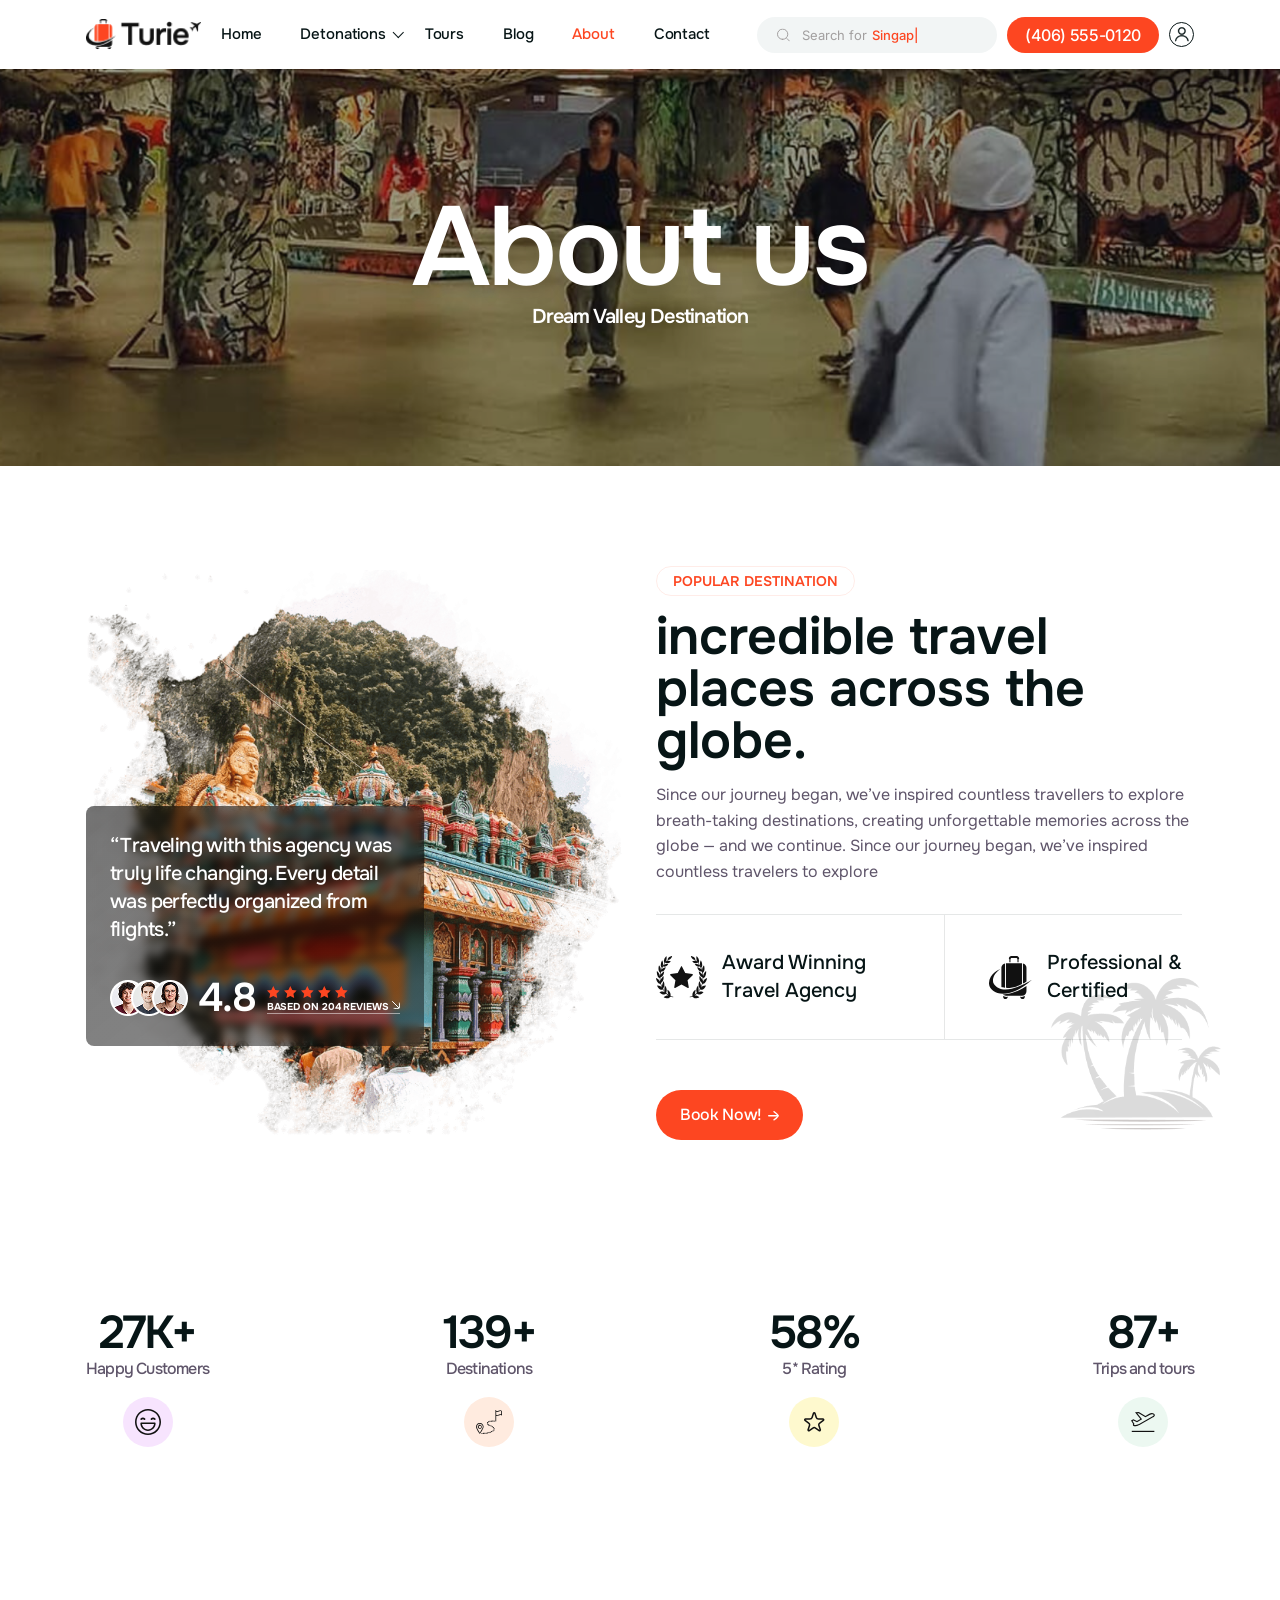
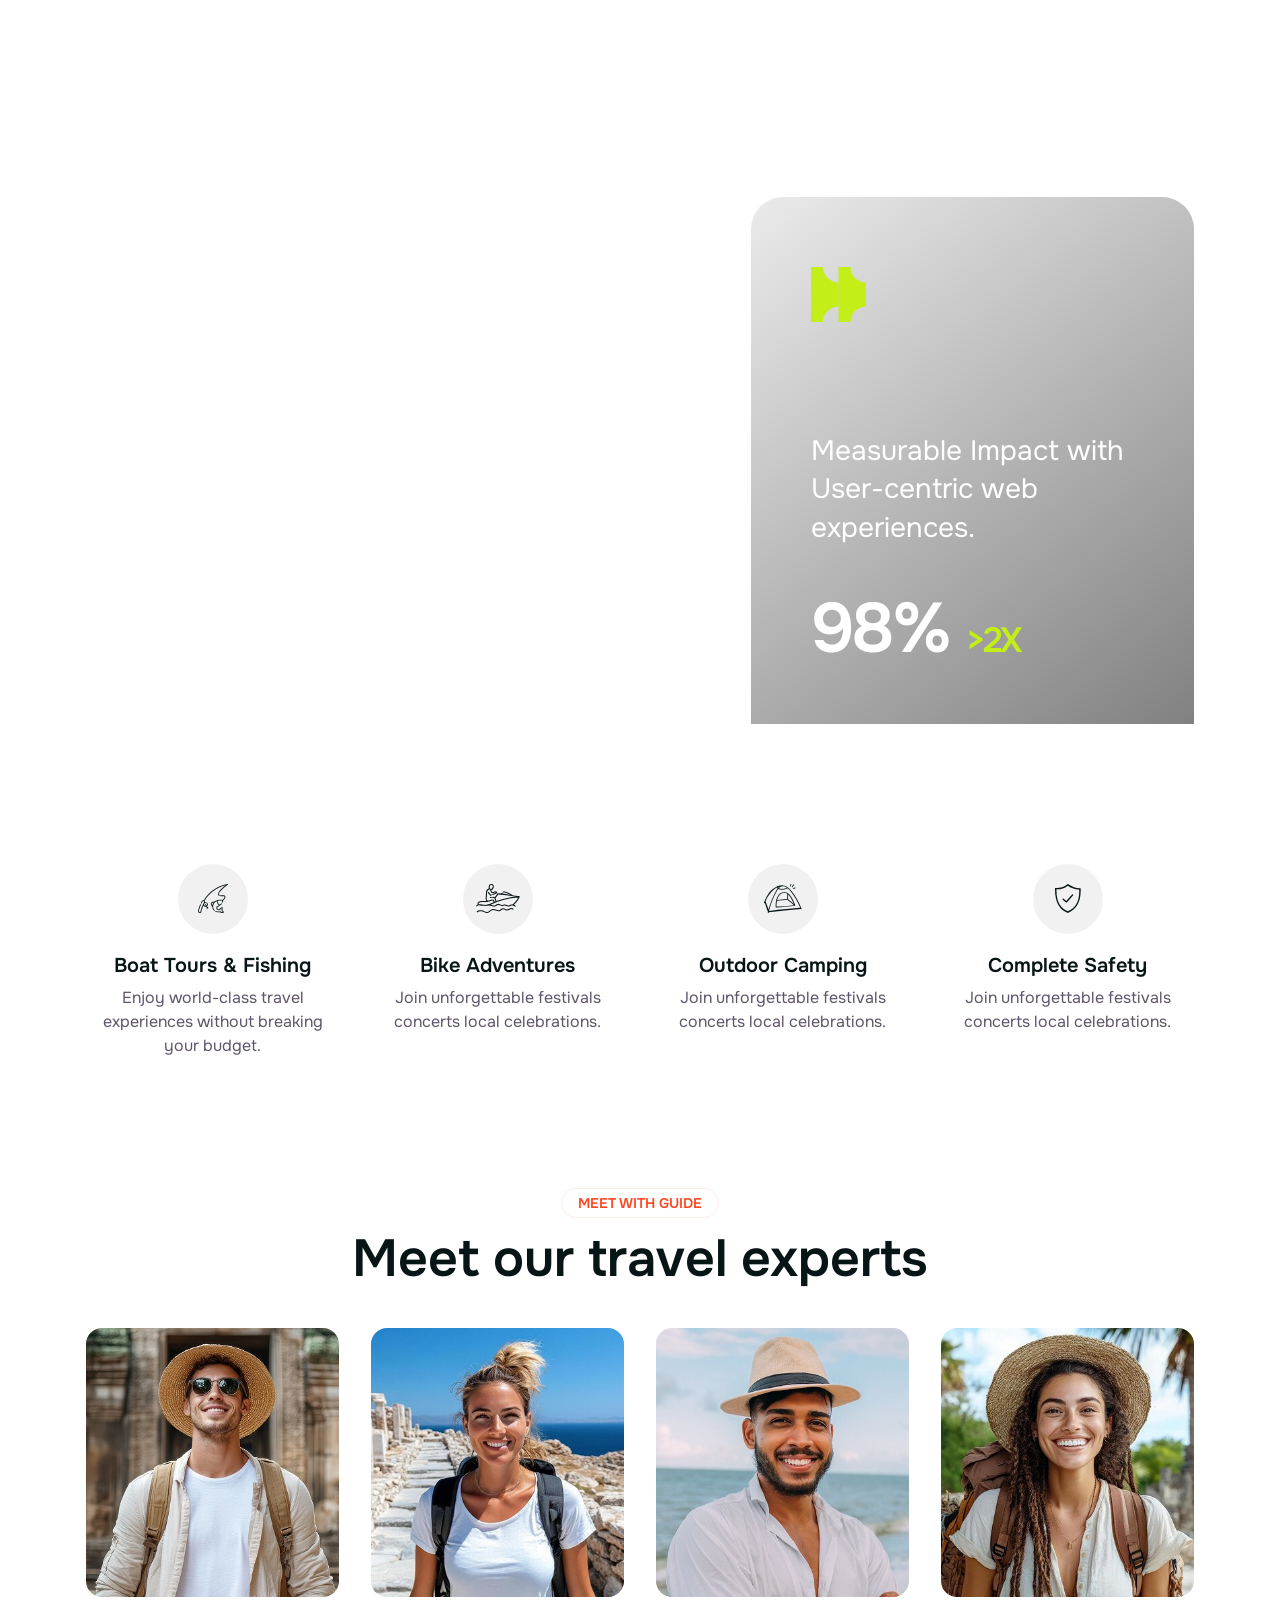
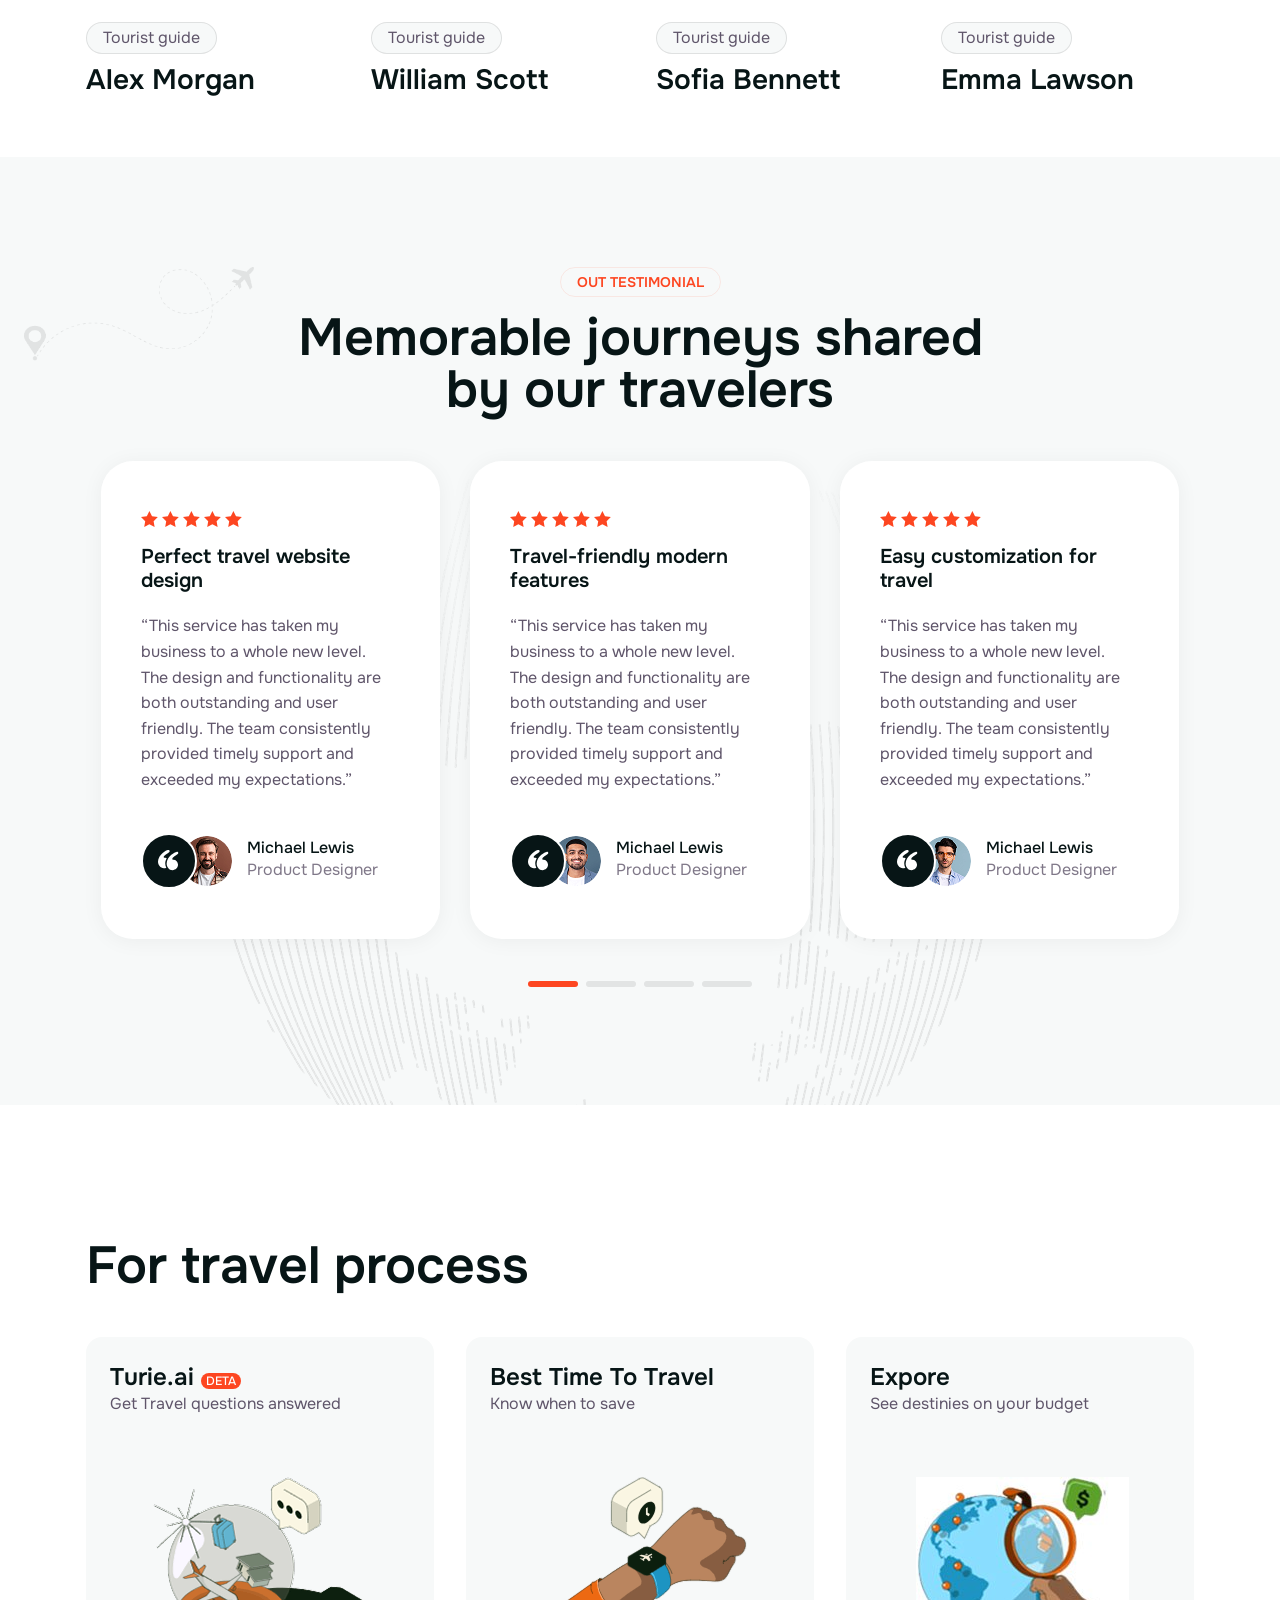
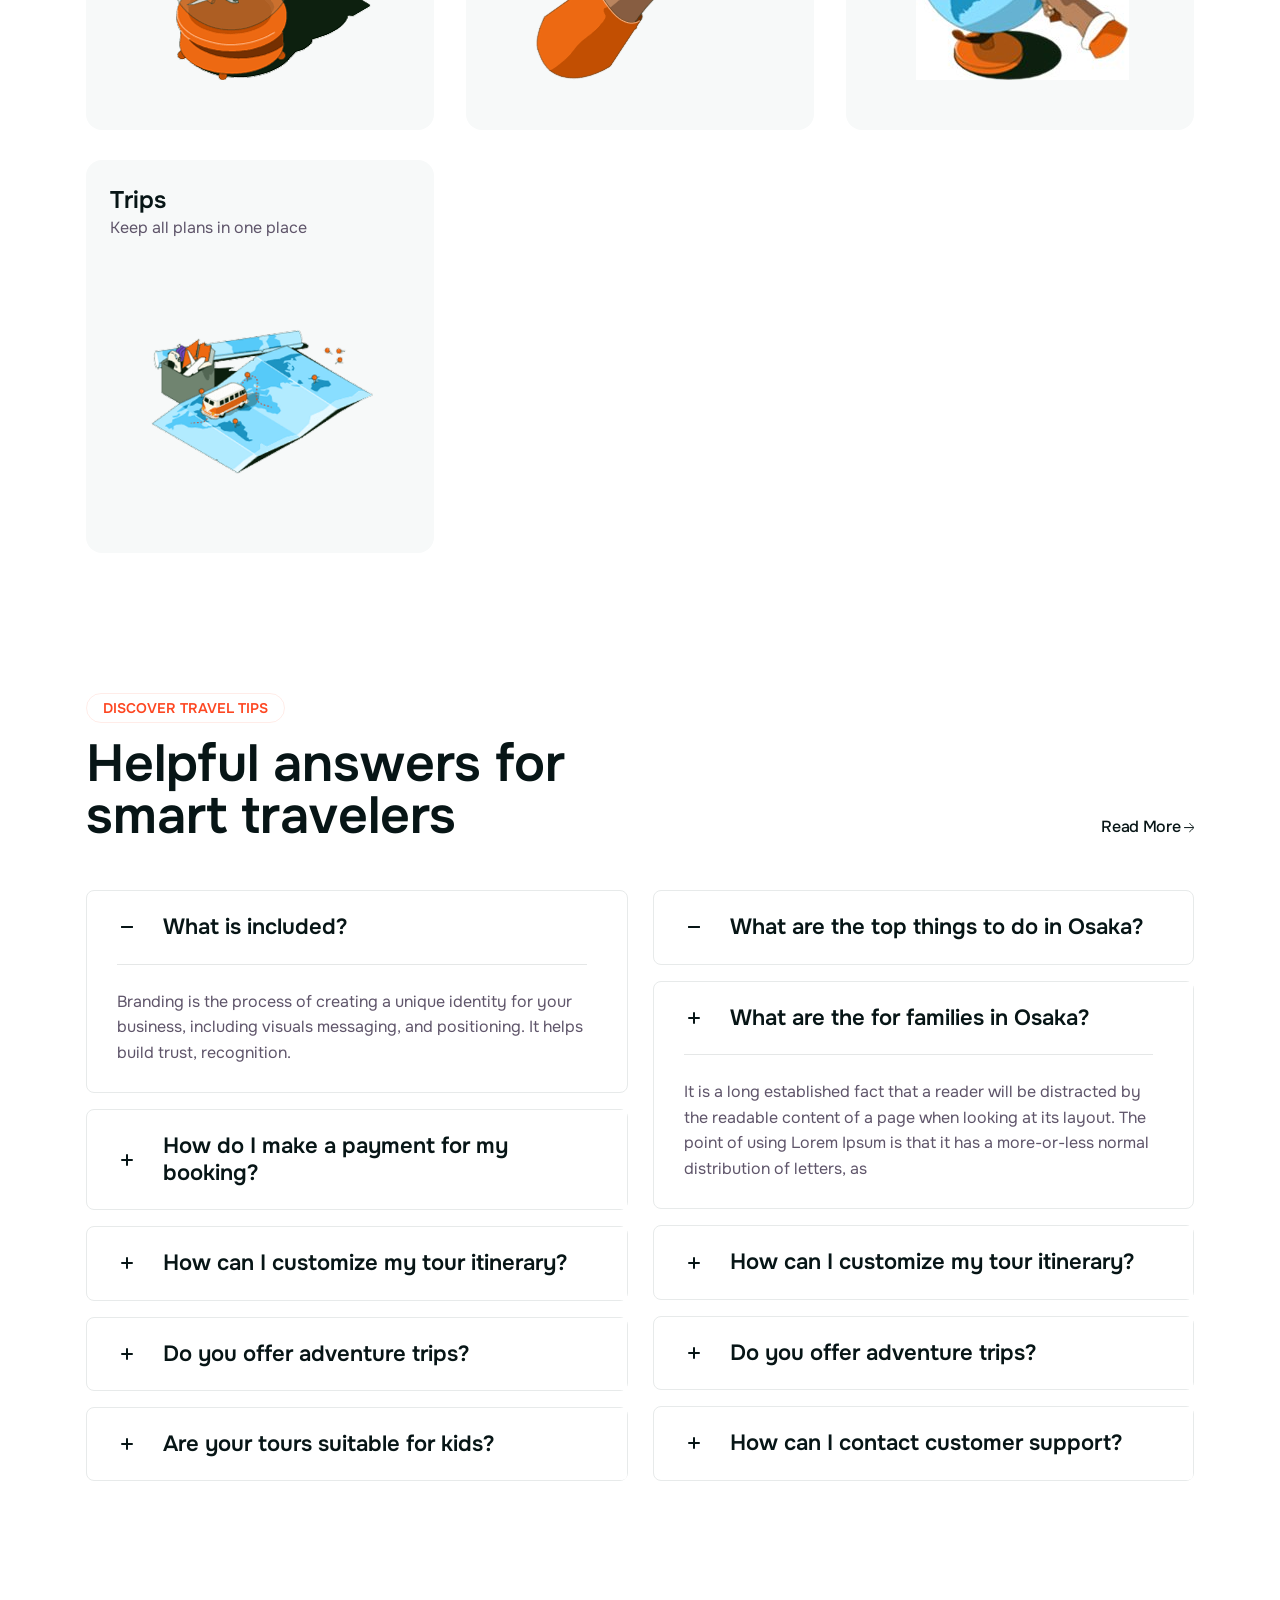
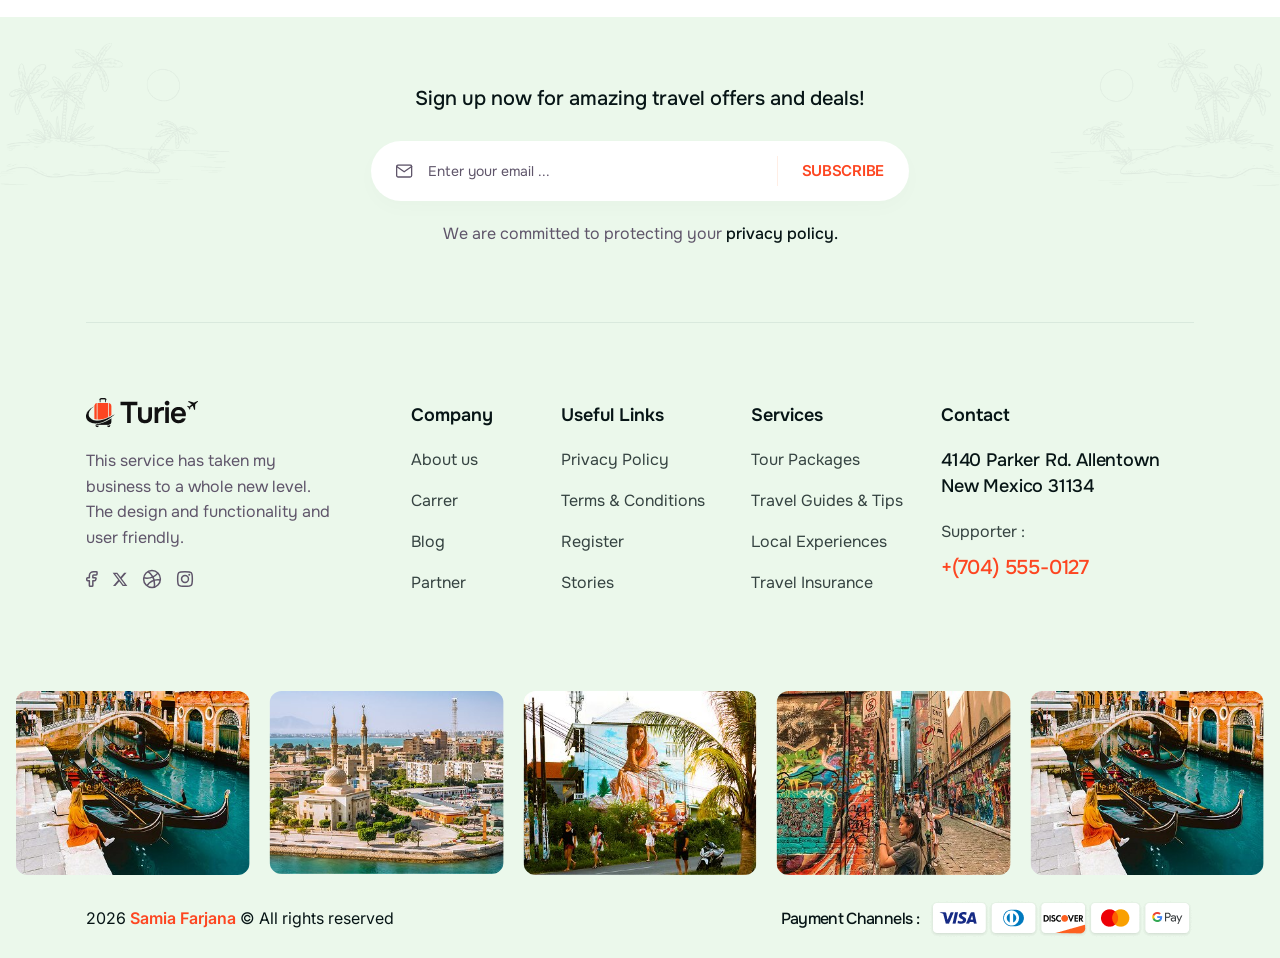
<file: about.html>
<!doctype html>
<html class="no-js" lang="zxx">

<head>
   <meta charset="utf-8">
   <meta http-equiv="x-ua-compatible" content="ie=edge">
   <title>Turie – Travel & Tour Booking</title>
   <meta name="description" content="">
   <meta name="viewport" content="width=device-width, initial-scale=1">

   <!-- Place favicon.ico in the root directory -->
   <link rel="shortcut icon" type="image/x-icon" href="assets/img/logo/favicon.png">

   <!-- CSS here -->
   <link rel="stylesheet" href="assets/css/bootstrap.css">
   <link rel="stylesheet" href="assets/css/swiper-bundle.css">
   <link rel="stylesheet" href="assets/css/magnific-popup.css">
   <link rel="stylesheet" href="assets/css/font-awesome-pro.css">
   <link rel="stylesheet" href="assets/css/daterangepicker.css">
   <link rel="stylesheet" href="assets/css/range-slider.css">
   <link rel="stylesheet" href="assets/css/animate.css">
   <link rel="stylesheet" href="assets/css/spacing.css">
   <link rel="stylesheet" href="assets/css/main.css">
</head>

<body>
   <!--[if lte IE 9]>
      <p class="browserupgrade">You are using an <strong>outdated</strong> browser. Please <a href="https://browsehappy.com/">upgrade your browser</a> to improve your experience and security.</p>
      <![endif]-->

   <!-- preloader-here start -->
   <div id="loading">
      <div class="loader">
         <div class="plane">
            <img src="assets/img/preloader/fly.png" class="plane-img">
         </div>
         <div class="earth-wrapper">
            <div class="earth"></div>
         </div>  
      </div>
   </div>
   <!-- preloader-here end -->

   <!-- back to top start -->
   <div class="back-to-top-wrapper">
      <button id="back_to_top" type="button" class="back-to-top-btn">
         <svg width="12" height="7" viewBox="0 0 12 7" fill="none" xmlns="http://www.w3.org/2000/svg">
            <path d="M11 6L6 1L1 6" stroke="currentColor" stroke-width="1.5" stroke-linecap="round" stroke-linejoin="round" />
         </svg>
      </button>
   </div>
   <!-- back to top end -->

   <!-- tp-offcanvas start -->
   <div class="tp-offcanvas">
      <div class="tp-offcanvas-header mb-30">
         <div class="tp-offcanvas-logo">
            <a href="index.html"><img data-width="108" src="assets/img/logo/logo.png" alt=""></a>
         </div>
         <div class="tp-offcanvas-close">
            <button class="tp-offcanvas-close-button"><i class="fal fa-times"></i></button>
         </div>
      </div>
      <div class="tp-header-search p-relative mb-30">
         <form action="#">
            <input class="tp-input" type="text" placeholder="Search for Thailand">
            <button class="tp-header-search-btn" type="submit">
               <svg width="13" height="13" viewBox="0 0 13 13" fill="none" xmlns="http://www.w3.org/2000/svg">
                  <path d="M5.64267 10.7857C8.48288 10.7857 10.7853 8.48318 10.7853 5.64286C10.7853 2.80254 8.48288 0.5 5.64267 0.5C2.80245 0.5 0.5 2.80254 0.5 5.64286C0.5 8.48318 2.80245 10.7857 5.64267 10.7857Z" stroke="currentColor" stroke-linecap="round" stroke-linejoin="round" />
                  <path d="M12.5 12.5L9.92871 9.92857" stroke="currentColor" stroke-linecap="round" stroke-linejoin="round" />
               </svg>
            </button>
         </form>
      </div>
      <div class="tp-offcanvas-menu mb-50">
         <nav> 
         </nav>
      </div>
      <div class="tp-offcanvas-content mb-40">
         <h3 class="tp-offcanvas-title"> Hello There!</h3>
         <p>Lorem ipsum dolor sit amet, consect etur adipiscing elit. </p>
      </div>
      <div class="tp-offcanvas-gallery mb-50">
         <a class="popup-image" href="assets/img/tour/01.jpg"><img src="assets/img/tour/01.jpg" alt="tour"></a>
         <a class="popup-image" href="assets/img/tour/02.jpg"><img src="assets/img/tour/02.jpg" alt="tour"></a>
         <a class="popup-image" href="assets/img/tour/03.jpg"><img src="assets/img/tour/03.jpg" alt="tour"></a>
         <a class="popup-image" href="assets/img/tour/04.jpg"><img src="assets/img/tour/04.jpg" alt="tour"></a>
      </div>
      <div class="tp-offcanvas-info mb-50">
         <h3 class="tp-offcanvas-title">Information</h3>
         <span><a href="#">+ 4 20 7700 1007</a></span>
         <span><a href="#">hello@turie.com</a></span>
         <span><a href="#">Avenue de Roma 158b, Lisboa</a></span>
      </div>
      <div class="tp-offcanvas-social">
         <h3 class="tp-offcanvas-title"> Follow Us</h3>
         <a href="#">
            <svg xmlns="http://www.w3.org/2000/svg" width="12" height="18" viewBox="0 0 12 18" fill="none">
               <path fill-rule="evenodd" clip-rule="evenodd" d="M1.62839 7.77713C0.911363 7.77713 0.761719 7.91782 0.761719 8.59194V9.81416C0.761719 10.4883 0.911363 10.629 1.62839 10.629H3.36172V15.5179C3.36172 16.192 3.51136 16.3327 4.22839 16.3327H5.96172C6.67874 16.3327 6.82839 16.192 6.82839 15.5179V10.629H8.77466C9.31846 10.629 9.45859 10.5296 9.60798 10.038L9.97941 8.81579C10.2353 7.97368 10.0776 7.77713 9.14609 7.77713H6.82839V5.74009C6.82839 5.29008 7.21641 4.92527 7.69505 4.92527H10.1617C10.8787 4.92527 11.0284 4.78458 11.0284 4.11046V2.48083C11.0284 1.80671 10.8787 1.66602 10.1617 1.66602H7.69505C5.30182 1.66602 3.36172 3.49004 3.36172 5.74009V7.77713H1.62839Z" stroke="currentColor" stroke-width="1.5" stroke-linejoin="round"></path>
            </svg>
         </a>
         <a href="#">
            <svg xmlns="http://www.w3.org/2000/svg" width="16" height="14" viewBox="0 0 16 14" fill="none">
               <path fill-rule="evenodd" clip-rule="evenodd" d="M5.28884 0.714844H0.666992L6.14691 7.9153L1.01754 13.9556H3.38746L7.26697 9.38713L10.7118 13.9136H15.3337L9.69453 6.50391L9.70451 6.51669L14.5599 0.798959H12.19L8.58427 5.04503L5.28884 0.714844ZM3.21817 1.97588H4.65702L12.7825 12.6525H11.3436L3.21817 1.97588Z" fill="currentColor"></path>
            </svg>
         </a>
         <a href="#">
            <svg width="20" height="20" viewBox="0 0 20 20" fill="none" xmlns="http://www.w3.org/2000/svg">
               <circle cx="9.99991" cy="9.99991" r="8.38077" stroke="currentColor" stroke-width="1.5"></circle>
               <path d="M18.3799 11.0604C17.6032 10.9148 16.8043 10.8389 15.9891 10.8389C11.5034 10.8389 7.51372 13.1373 4.9707 16.7054" stroke="currentColor" stroke-width="1.5" stroke-linejoin="round"></path>
               <path d="M15.8665 4.13281C13.2437 7.2064 9.30255 9.16128 4.8957 9.16128C3.76828 9.16128 2.67133 9.03332 1.61914 8.79143" stroke="currentColor" stroke-width="1.5" stroke-linejoin="round"></path>
               <path d="M12.1938 18.3815C12.4039 17.3641 12.5142 16.3104 12.5142 15.2309C12.5142 9.93756 9.86111 5.26259 5.80957 2.45801" stroke="currentColor" stroke-width="1.5" stroke-linejoin="round"></path>
            </svg>
         </a>
         <a href="#">
            <svg width="18" height="18" viewBox="0 0 18 18" fill="none" xmlns="http://www.w3.org/2000/svg">
               <path d="M1.66602 8.99935C1.66602 5.54238 1.66602 3.8139 2.73996 2.73996C3.8139 1.66602 5.54238 1.66602 8.99935 1.66602C12.4563 1.66602 14.1848 1.66602 15.2587 2.73996C16.3327 3.8139 16.3327 5.54238 16.3327 8.99935C16.3327 12.4563 16.3327 14.1848 15.2587 15.2587C14.1848 16.3327 12.4563 16.3327 8.99935 16.3327C5.54238 16.3327 3.8139 16.3327 2.73996 15.2587C1.66602 14.1848 1.66602 12.4563 1.66602 8.99935Z" stroke="currentColor" stroke-width="1.5" stroke-linejoin="round"></path>
               <path d="M12.4747 9.00103C12.4747 10.9195 10.9195 12.4747 9.00103 12.4747C7.08256 12.4747 5.52734 10.9195 5.52734 9.00103C5.52734 7.08256 7.08256 5.52734 9.00103 5.52734C10.9195 5.52734 12.4747 7.08256 12.4747 9.00103Z" stroke="currentColor" stroke-width="1.5"></path>
               <path d="M13.251 4.75391L13.242 4.75391" stroke="currentColor" stroke-width="2" stroke-linecap="round" stroke-linejoin="round"></path>
            </svg>
         </a>
      </div>
   </div>
   <div class="tp-offcanvas-overlay"></div>
   <!-- tp-offcanvas end -->


   <header class="tp-header-height">

      <!-- header-area-start -->
      <div id="header-sticky" class="tp-header-blur tp-header-area tp-header-lg-ptb">
         <div class="container">
            <div class="row align-items-center">
               <div class="col-xl-7 col-6">
                  <div class="tp-header-left d-flex align-items-center">
                     <div class="tp-header-logo mr-60">
                        <a href="index.html">
                           <img width="115" src="assets/img/logo/logo.png" alt="">
                        </a>
                     </div>
                     <div class="tp-main-menu tp-menu-dropdown d-none d-xl-block">
                        <nav class="tp-mobile-menu-active">
                                 <ul>
                                    <li>
                                       <a href="index.html">Home</a>
                                    </li>
                                    <li class="has-dropdown">
                                       <a href="#.html">Detonations</a>
                                       <div class="sub-menu tp-megamenu-wrapper">
                                          <div class="row">
                                             <div class="col-xl-4">
                                                <div class="tp-megamenu-list">
                                                   <ul>
                                                      <li>
                                                         <a href="city-details.html" class="d-flex align-items-center gap-2">
                                                            <div class="tp-megamenu-list-thumb">
                                                               <img src="assets/img/menu/01.jpg" alt="des">
                                                            </div>
                                                            <div class="tp-megamenu-list-content">
                                                               <span class="tp-megamenu-list-subtitle">Things to do in</span>
                                                               <span class="tp-megamenu-list-title">Osaka</span>
                                                            </div>
                                                         </a>
                                                      </li>
                                                      <li>
                                                         <a href="city-details.html" class="d-flex align-items-center gap-2">
                                                            <div class="tp-megamenu-list-thumb">
                                                               <img src="assets/img/menu/02.jpg" alt="des">
                                                            </div>
                                                            <div class="tp-megamenu-list-content">
                                                               <span class="tp-megamenu-list-subtitle">Things to do in</span>
                                                               <span class="tp-megamenu-list-title">Sapporo</span>
                                                            </div>
                                                         </a>
                                                      </li>
                                                      <li>
                                                         <a href="city-details.html" class="d-flex align-items-center gap-2">
                                                            <div class="tp-megamenu-list-thumb">
                                                               <img src="assets/img/menu/03.jpg" alt="des">
                                                            </div>
                                                            <div class="tp-megamenu-list-content">
                                                               <span class="tp-megamenu-list-subtitle">Things to do in</span>
                                                               <span class="tp-megamenu-list-title">Scotland</span>
                                                            </div>
                                                         </a>
                                                      </li>
                                                      <li>
                                                         <a href="city-details.html" class="d-flex align-items-center gap-2">
                                                            <div class="tp-megamenu-list-thumb">
                                                               <img src="assets/img/menu/04.jpg" alt="des">
                                                            </div>
                                                            <div class="tp-megamenu-list-content">
                                                               <span class="tp-megamenu-list-subtitle">Things to do in</span>
                                                               <span class="tp-megamenu-list-title">Los Angeles</span>
                                                            </div>
                                                         </a>
                                                      </li>
                                                   </ul>
                                                </div>
                                             </div>
                                             <div class="col-xl-4">
                                                <div class="tp-megamenu-list">
                                                   <ul>
                                                      <li>
                                                         <a href="city-details.html" class="d-flex align-items-center gap-2">
                                                            <div class="tp-megamenu-list-thumb">
                                                               <img src="assets/img/menu/05.jpg" alt="des">
                                                            </div>
                                                            <div class="tp-megamenu-list-content">
                                                               <span class="tp-megamenu-list-subtitle">Things to do in</span>
                                                               <span class="tp-megamenu-list-title">Greece</span>
                                                            </div>
                                                         </a>
                                                      </li>
                                                      <li>
                                                         <a href="city-details.html" class="d-flex align-items-center gap-2">
                                                            <div class="tp-megamenu-list-thumb">
                                                               <img src="assets/img/menu/06.jpg" alt="des">
                                                            </div>
                                                            <div class="tp-megamenu-list-content">
                                                               <span class="tp-megamenu-list-subtitle">Things to do in</span>
                                                               <span class="tp-megamenu-list-title">Turkey</span>
                                                            </div>
                                                         </a>
                                                      </li>
                                                      <li>
                                                         <a href="city-details.html" class="d-flex align-items-center gap-2">
                                                            <div class="tp-megamenu-list-thumb">
                                                               <img src="assets/img/destination/six/thumb.jpg" alt="des">
                                                            </div>
                                                            <div class="tp-megamenu-list-content">
                                                               <span class="tp-megamenu-list-subtitle">Things to do in</span>
                                                               <span class="tp-megamenu-list-title">Maldives</span>
                                                            </div>
                                                         </a>
                                                      </li>
                                                      <li>
                                                         <a href="city-details.html" class="d-flex align-items-center gap-2">
                                                            <div class="tp-megamenu-list-thumb">
                                                               <img src="assets/img/destination/six/thumb-2.jpg" alt="des">
                                                            </div>
                                                            <div class="tp-megamenu-list-content">
                                                               <span class="tp-megamenu-list-subtitle">Things to do in</span>
                                                               <span class="tp-megamenu-list-title">Canada</span>
                                                            </div>
                                                         </a>
                                                      </li>
                                                   </ul>
                                                </div>
                                             </div>
                                             <div class="col-xl-4">
                                                <div class="tp-megamenu-list">
                                                   <ul>
                                                      <li>
                                                         <a href="city-details.html" class="d-flex align-items-center gap-2">
                                                            <div class="tp-megamenu-list-thumb">
                                                               <img src="assets/img/destination/six/thumb-3.jpg" alt="des">
                                                            </div>
                                                            <div class="tp-megamenu-list-content">
                                                               <span class="tp-megamenu-list-subtitle">Things to do in</span>
                                                               <span class="tp-megamenu-list-title">Indonesia</span>
                                                            </div>
                                                         </a>
                                                      </li>
                                                      <li>
                                                         <a href="city-details.html" class="d-flex align-items-center gap-2">
                                                            <div class="tp-megamenu-list-thumb">
                                                               <img src="assets/img/destination/six/thumb-4.jpg" alt="des">
                                                            </div>
                                                            <div class="tp-megamenu-list-content">
                                                               <span class="tp-megamenu-list-subtitle">Things to do in</span>
                                                               <span class="tp-megamenu-list-title">Australia</span>
                                                            </div>
                                                         </a>
                                                      </li>
                                                      <li>
                                                         <a href="city-details.html" class="d-flex align-items-center gap-2">
                                                            <div class="tp-megamenu-list-thumb">
                                                               <img src="assets/img/destination/six/thumb-5.jpg" alt="des">
                                                            </div>
                                                            <div class="tp-megamenu-list-content">
                                                               <span class="tp-megamenu-list-subtitle">Things to do in</span>
                                                               <span class="tp-megamenu-list-title">Switzerland</span>
                                                            </div>
                                                         </a>
                                                      </li>
                                                      <li>
                                                         <a href="city-details.html" class="d-flex align-items-center gap-2">
                                                            <div class="tp-megamenu-list-thumb">
                                                               <img src="assets/img/destination/six/thumb-6.jpg" alt="des">
                                                            </div>
                                                            <div class="tp-megamenu-list-content">
                                                               <span class="tp-megamenu-list-subtitle">Things to do in</span>
                                                               <span class="tp-megamenu-list-title">Thailand</span>
                                                            </div>
                                                         </a>
                                                      </li>
                                                   </ul>
                                                </div>
                                             </div>
                                          </div>
                                       </div>
                                    </li>
                                    <li>
                                       <a href="tour.html">Tours</a>
                                    </li>
                                    <li>
                                       <a href="blog.html">Blog</a>
                                    </li>
                                    <li class="active">
                                       <a href="about.html">About</a>
                                    </li>
                                    <li>
                                       <a href="contact.html">Contact</a>
                                    </li>
                                 </ul>
                              </nav>
                     </div>
                  </div>
               </div>
               <div class="col-xl-5 col-6">
                  <div class="tp-header-option d-flex align-items-center justify-content-end">
                     <div class="tp-header-search p-relative d-none d-xl-block">
                        <form action="#">
                           <div class="tp-header-typing-wrap">
                              <span class="typed-text"></span>
                              <div class="typed-strings d-none">
                                 <span>Singapore</span>
                                 <span>Maldives</span>
                                 <span>Dubai</span>
                                 <span>Thailand</span>
                                 <span>Vietnam</span>
                                 <span>Kashmir</span>
                              </div>
                           </div>
                           <input class="tp-input" type="text" placeholder="Search for">
                           <button class="tp-header-search-btn" type="submit">
                              <svg width="13" height="13" viewBox="0 0 13 13" fill="none" xmlns="http://www.w3.org/2000/svg">
                                 <path d="M5.64267 10.7857C8.48288 10.7857 10.7853 8.48318 10.7853 5.64286C10.7853 2.80254 8.48288 0.5 5.64267 0.5C2.80245 0.5 0.5 2.80254 0.5 5.64286C0.5 8.48318 2.80245 10.7857 5.64267 10.7857Z" stroke="currentColor" stroke-linecap="round" stroke-linejoin="round" />
                                 <path d="M12.5 12.5L9.92871 9.92857" stroke="currentColor" stroke-linecap="round" stroke-linejoin="round" />
                              </svg>
                           </button>
                        </form>
                     </div>
                     <div class="tp-header-contact ml-10 d-none d-sm-block">
                        <a href="tel:(406)555-0120">(406) 555-0120</a>
                     </div>
                     <div class="tp-header-top-menu-item tp-header-login ml-10 d-none d-xl-block">
                        <span class="tp-header-login-btn" id="tp-header-login-btn">
                           <svg width="14" height="15" viewBox="0 0 14 15" fill="none" xmlns="http://www.w3.org/2000/svg">
                              <path d="M6.84473 8.18158C10.3622 8.18158 13.3237 10.6105 13.5391 13.7441L13.5361 13.8535C13.5034 14.097 13.2968 14.2697 13.0654 14.289L13.0645 14.29C12.7649 14.313 12.5416 14.0808 12.5195 13.8163V13.8144C12.3342 11.2383 9.85653 9.20209 6.84473 9.20209C3.81703 9.20222 1.34055 11.2545 1.1709 13.83V13.832C1.15142 14.0657 0.978315 14.2535 0.763672 14.2968L0.668945 14.3056H0.625V14.3046C0.335307 14.282 0.128516 14.0353 0.151367 13.7597C0.366927 10.6106 3.32725 8.18171 6.84473 8.18158Z" fill="currentColor" stroke="currentColor" stroke-width="0.3" />
                              <path d="M6.84473 0.149597C8.94337 0.149833 10.6426 1.84973 10.6426 3.94843C10.6423 6.04692 8.94322 7.74604 6.84473 7.74628C4.74603 7.74628 3.04613 6.04707 3.0459 3.94843C3.0459 1.84958 4.74588 0.149597 6.84473 0.149597ZM6.84473 1.18573C5.32757 1.18573 4.08203 2.43127 4.08203 3.94843C4.08227 5.46538 5.32772 6.71014 6.84473 6.71014C8.36154 6.7099 9.60621 5.46524 9.60645 3.94843C9.60645 2.43141 8.36169 1.18597 6.84473 1.18573Z" fill="currentColor" stroke="currentColor" stroke-width="0.3" />
                           </svg>
                        </span>
                        <ul>
                           <li>
                              <a href="login.html"><i class="icon far fa-user"></i> Login</a>
                           </li>
                           <li>
                              <a href="register.html"> <i class="icon fas fa-user-plus"></i> Register</a>
                           </li>
                        </ul>
                     </div>
                     <div class="tp-header-toogle-wrapper d-xl-none ml-10">
                        <button class="tp-header-toogle">
                           <span></span>
                           <span></span>
                        </button>
                     </div>
                  </div>
               </div>
            </div>
         </div>
      </div>
      <!-- header-area-end -->

   </header>

   <main>

      <!-- breadcrumb-area-start -->
      <div class="tp-breadcrumb-area tp-breadcrumb-ptb tp-breadcrumb-overly bg-position" data-background="assets/img/breadcrumb/bg-14.jpg">
         <div class="container">
            <div class="row">
               <div class="col-12">
                  <div class="tp-breadcrumb-wrap text-center">
                     <h2 class="tp-breadcrumb-title fs-112 text-center mb-0 lh-1">About us</h2>
                     <span class="tp-breadcrumb-subtitle text-white fw-600">Dream Valley Destination</span>
                  </div>
               </div>
            </div>
         </div>
      </div>
      <!-- breadcrumb-area-end -->

      <!-- tp-about-area-start -->
      <div class="tp-about-area p-relative tp-tour-ptb z-index-2 pt-140 pb-60">
         <img class="tp-about-3-shape tptranslateX2" src="assets/img/about/three/shape.png" alt="">
         <div class="container">
            <div class="row align-items-center">
               <div class="col-xl-6">
                  <div class="tp-about-3-thumb p-relative mb-30 wow fadeInLeft" data-wow-duration=".9s" data-wow-delay=".3s">
                     <img src="assets/img/about/three/thumb.png" alt="">
                     <div class="tp-about-3-review">
                        <p class="fw-500 mb-30">“Traveling with this agency
                           was truly life changing. Every
                           detail was perfectly organized
                           from flights.”</p>
                        <div class="tp-about-rating  d-flex flex-wrap align-items-center">
                           <img class="mr-10" src="assets/img/about/user.png" alt="">
                           <h3 class="tp-about-rating-title mb-0 mr-10 text-white">4.8</h3>
                           <div class="tp-about-rating-wrap lh-1">
                              <div class="tp-about-rating-icon">
                                 <span>
                                    <svg width="13" height="12" viewBox="0 0 13 12" fill="none" xmlns="http://www.w3.org/2000/svg">
                                       <path d="M6.30915 0L8.25867 3.94953L12.6183 4.58675L9.46372 7.65931L10.2082 12L6.30915 9.94953L2.41009 12L3.15457 7.65931L0 4.58675L4.35962 3.94953L6.30915 0Z" fill="#FD4621" />
                                    </svg>
                                 </span>
                                 <span>
                                    <svg width="13" height="12" viewBox="0 0 13 12" fill="none" xmlns="http://www.w3.org/2000/svg">
                                       <path d="M6.30915 0L8.25867 3.94953L12.6183 4.58675L9.46372 7.65931L10.2082 12L6.30915 9.94953L2.41009 12L3.15457 7.65931L0 4.58675L4.35962 3.94953L6.30915 0Z" fill="#FD4621" />
                                    </svg>
                                 </span>
                                 <span>
                                    <svg width="13" height="12" viewBox="0 0 13 12" fill="none" xmlns="http://www.w3.org/2000/svg">
                                       <path d="M6.30915 0L8.25867 3.94953L12.6183 4.58675L9.46372 7.65931L10.2082 12L6.30915 9.94953L2.41009 12L3.15457 7.65931L0 4.58675L4.35962 3.94953L6.30915 0Z" fill="#FD4621" />
                                    </svg>
                                 </span>
                                 <span>
                                    <svg width="13" height="12" viewBox="0 0 13 12" fill="none" xmlns="http://www.w3.org/2000/svg">
                                       <path d="M6.30915 0L8.25867 3.94953L12.6183 4.58675L9.46372 7.65931L10.2082 12L6.30915 9.94953L2.41009 12L3.15457 7.65931L0 4.58675L4.35962 3.94953L6.30915 0Z" fill="#FD4621" />
                                    </svg>
                                 </span>
                                 <span>
                                    <svg width="13" height="12" viewBox="0 0 13 12" fill="none" xmlns="http://www.w3.org/2000/svg">
                                       <path d="M6.30915 0L8.25867 3.94953L12.6183 4.58675L9.46372 7.65931L10.2082 12L6.30915 9.94953L2.41009 12L3.15457 7.65931L0 4.58675L4.35962 3.94953L6.30915 0Z" fill="#FD4621" />
                                    </svg>
                                 </span>
                              </div>
                              <a href="#">Based on 204 Reviews
                                 <svg width="8" height="8" viewBox="0 0 8 8" fill="none" xmlns="http://www.w3.org/2000/svg">
                                    <path d="M2.09091 7.40436C2.09091 7.40436 6.50619 7.74971 7.12799 7.12799C7.74971 6.50619 7.4043 2.09091 7.4043 2.09091M6.86364 6.86364L0.5 0.5" stroke="currentColor" stroke-linecap="round" stroke-linejoin="round" />
                                 </svg>
                              </a>
                           </div>
                        </div>
                     </div>
                  </div>
               </div>
               <div class="col-xl-6">
                  <div class="tp-about-3-content mb-30 wow fadeInRight" data-wow-duration=".9s" data-wow-delay=".3s">
                     <div class="tp-about-3-section-title p-relative pb-20">
                        <span class="tp-section-subtitle d-inline-block mb-15">Popular Destination</span>
                        <h2 class="tp-section-title fw-600 mb-15">incredible travel places<br> across the globe.</h2>
                        <p class="mb-10">Since our journey began, we’ve inspired countless travellers to explore breath-taking<br>
                        destinations, creating unforgettable memories across the globe — and we continue. Since<br>
                        our journey began, we’ve inspired countless travelers to explore</p>
                     </div>
                     <div class="tp-about-3-awards-wrap mb-50">
                        <div class="tp-about-3-awards-item d-inline-flex align-items-center">
                           <span class="d-inline-block mr-15">
                              <svg width="51" height="43" viewBox="0 0 51 43" fill="none" xmlns="http://www.w3.org/2000/svg">
                                 <path d="M50.9547 22.1297C50.9224 22.1031 50.8757 22.0946 50.8392 22.1069C50.7947 22.1206 50.754 22.1325 50.7155 22.1437L50.6967 22.1492C50.6018 22.177 50.5199 22.2007 50.4387 22.2333C49.1563 22.7429 48.1467 23.6158 47.3521 24.9019C47.1559 25.2197 47.0039 25.5501 46.8828 25.8795C47.0814 24.7714 47.1274 24.3397 47.1625 23.0999C47.1642 23.0479 47.1642 22.995 47.1642 22.9424C47.1642 22.799 47.1642 22.6635 47.1955 22.5399C47.2331 22.3934 47.3087 22.2473 47.3818 22.1059C47.4024 22.0659 47.4229 22.0259 47.4399 21.9907C47.4458 21.9838 47.4649 21.9722 47.4723 21.971C47.839 21.915 48.1633 21.7593 48.464 21.4951C48.767 21.2276 49.0161 20.9001 49.2046 20.5214C49.8814 19.1644 50.22 17.6644 50.2114 16.0637C50.2107 15.9093 50.1925 15.7589 50.1726 15.5954C50.1635 15.5222 50.1543 15.4473 50.1466 15.3697C50.1423 15.3271 50.1161 15.2893 50.0781 15.2709C50.0407 15.2527 49.9954 15.254 49.9576 15.2769C49.9347 15.2912 49.9151 15.3028 49.8974 15.3132C49.863 15.3336 49.8368 15.3496 49.812 15.3675C49.2347 15.7813 48.7255 16.2965 48.2985 16.8983C47.6015 17.882 47.1962 18.9942 47.087 20.2178C47.0761 20.0814 47.0651 19.945 47.0541 19.8086L47.0503 19.7592C47.0075 19.2244 46.9633 18.6714 46.9272 18.1276C46.9181 17.99 46.8917 17.856 46.8661 17.7264C46.8168 17.4772 46.7701 17.2419 46.8448 16.9953C46.8618 16.9396 46.8761 16.8835 46.8904 16.8275C46.9257 16.6888 47.0961 16.4752 47.3577 16.2416L47.3676 16.2328C47.4641 16.151 47.9598 15.6974 48.2411 14.8003C48.5265 13.8889 48.5049 12.9365 48.4892 12.2411L48.4888 12.2226C48.4678 11.2667 48.3645 10.5464 48.1539 9.88661C48.1266 9.80225 48.0943 9.71903 48.06 9.63159C48.0423 9.58608 48.0241 9.53904 48.0055 9.48983C47.9901 9.44815 47.9533 9.41786 47.9102 9.4107L47.8891 9.40878C47.8518 9.40878 47.8169 9.42553 47.7933 9.45442L47.5886 9.70382C46.6074 10.9006 46.1253 12.3042 46.1555 13.8757C46.1607 14.1525 46.1814 14.4364 46.2181 14.7295C45.9687 13.8688 45.6762 13.031 45.3436 12.225C45.3367 12.2074 45.3323 12.1855 45.3317 12.167L45.3294 12.0568C45.326 11.8978 45.3224 11.7333 45.3292 11.5714C45.3302 11.5446 45.3476 11.4964 45.3838 11.449C45.4352 11.3811 45.4922 11.3147 45.5512 11.2457C45.6518 11.1286 45.7558 11.0077 45.8381 10.8696C46.1032 10.4256 46.2277 9.90093 46.2298 9.21844C46.2333 8.41502 46.1095 7.56954 45.8395 6.5575C45.692 6.0054 45.4693 5.28814 45.0546 4.63786C45.0265 4.59414 44.995 4.55298 44.9615 4.50939C44.9465 4.49008 44.9306 4.4695 44.9145 4.44739C44.891 4.41581 44.8585 4.39741 44.8061 4.39741C44.7643 4.40048 44.727 4.42425 44.7061 4.46119C44.1856 5.40063 43.9264 6.40423 43.9141 7.5294C43.9036 8.46756 44.0501 9.27481 44.2338 9.91282C43.7663 9.05878 43.2468 8.23363 42.6837 7.45092L42.6708 7.43315C42.658 7.41615 42.6527 7.40784 42.6535 7.41372C42.6181 7.16048 42.5936 6.95787 42.5766 6.78146C42.577 6.77878 42.5803 6.76395 42.6066 6.71998C42.6438 6.65657 42.6846 6.59444 42.7279 6.52874C42.8149 6.39656 42.9046 6.25978 42.9621 6.10664C43.1357 5.6444 43.1747 5.12017 43.081 4.50453C42.8753 3.14197 42.2747 1.91505 41.2451 0.753445C41.1391 0.634178 41.022 0.528717 40.8982 0.417248L40.8639 0.386185C40.8155 0.342339 40.7657 0.29747 40.7155 0.250045C40.6835 0.219621 40.6378 0.208244 40.5934 0.221283C40.5515 0.234577 40.5191 0.269347 40.5092 0.312554L40.4867 0.41124C40.4713 0.47669 40.4594 0.528334 40.4506 0.580233C40.3121 1.4073 40.3222 2.29317 40.4817 3.28872C40.6399 4.27609 40.9553 5.12771 41.4391 5.86747C40.7136 5.01253 40.0078 4.29463 39.2702 3.65841C39.2669 3.65407 39.2621 3.6409 39.2617 3.63758C39.3193 3.14095 39.1969 2.67309 38.887 2.20727C38.4801 1.59509 37.9147 1.1285 37.2065 0.820684C36.7828 0.636863 36.3437 0.474133 35.9138 0.314728C35.7078 0.238284 35.5019 0.162097 35.2898 0.0804126C35.0767 -0.00433965 34.9856 -0.0194238 34.9361 0.0263398C34.8724 0.0856536 34.8878 0.136275 34.9155 0.228314L34.9245 0.258354C35.1844 1.13374 35.5292 1.82608 35.9791 2.37486C36.8049 3.38332 37.7706 3.89567 38.9301 3.94092C38.9707 3.94335 39.0029 3.9546 39.0161 3.96482C39.1793 4.08703 39.2995 4.18482 39.4057 4.28172C39.7417 4.58877 40.0725 4.91589 40.3962 5.2604C39.9148 4.96127 39.3264 4.82628 38.6637 4.85977C38.301 4.87805 37.941 4.93123 37.593 4.98262L37.5797 4.98466C37.4768 4.99975 37.3744 5.01471 37.2722 5.02915C37.0485 5.05945 36.823 5.09907 36.6239 5.13384C36.5432 5.14829 36.3506 5.19213 36.3062 5.28558C36.2909 5.31754 36.2921 5.35256 36.3095 5.38439C36.3249 5.41213 36.3417 5.43821 36.3602 5.46199C36.935 6.20788 37.5908 6.69914 38.3649 6.96362C39.3088 7.2878 40.1758 7.26109 40.9548 6.87976C41.0739 6.81419 41.2176 6.78095 41.3818 6.78095C41.5056 6.78095 41.5986 6.80051 41.6294 6.80754C41.6755 6.81521 41.7381 6.84103 41.7509 6.85765C42.2354 7.49463 42.6952 8.17495 43.1246 8.88966C42.7618 8.53684 42.2887 8.29895 41.6442 8.14402C41.0793 8.00941 40.5018 7.98052 39.9434 7.9524L39.7564 7.94294C39.5812 7.93399 39.4061 7.92287 39.2257 7.91149L38.9233 7.89283C38.8842 7.89283 38.847 7.91175 38.8242 7.94319C38.799 7.97707 38.793 8.02104 38.8079 8.06054C38.82 8.09352 38.8421 8.15169 38.8535 8.17112C39.4424 9.15619 40.134 9.83753 40.9675 10.2543C41.7822 10.6613 42.5184 10.7689 43.261 10.5913C43.3469 10.5706 43.4465 10.5596 43.5494 10.5596C43.8653 10.5596 44.0855 10.656 44.1318 10.7453C44.5403 11.588 44.9049 12.4638 45.2194 13.3571C44.8896 12.9024 44.4284 12.5331 43.8444 12.2569C43.2643 11.983 42.6603 11.7328 42.066 11.4864C41.8106 11.3808 41.5542 11.2749 41.2989 11.1665C41.2609 11.1498 41.2161 11.1533 41.1807 11.1767C41.1459 11.1998 41.1252 11.2384 41.1252 11.28C41.1252 11.3597 41.9727 13.712 43.2036 14.6389C43.7057 15.017 44.3242 15.406 45.1041 15.4243C45.3375 15.429 45.5788 15.462 45.7611 15.6692C45.789 15.7022 45.8259 15.7279 45.8662 15.7415C45.9285 15.762 45.9456 15.8001 45.9763 15.93C46.2289 16.9905 46.4128 18.0835 46.5261 19.1935C46.4918 19.0809 46.4521 18.9671 46.4064 18.8519C46.1309 18.1533 45.6673 17.5421 44.9474 16.9281C44.5763 16.6103 44.1877 16.3026 43.8118 16.0049L43.7939 15.9908C43.6228 15.8552 43.452 15.7201 43.2817 15.5833C43.2466 15.555 43.2123 15.5259 43.1725 15.4919L43.0663 15.4009C43.0291 15.3694 42.9738 15.3629 42.9303 15.3846C42.8857 15.4073 42.859 15.4541 42.8624 15.504C42.8677 15.5791 42.8719 15.65 42.8758 15.7182L42.8779 15.75C42.8863 15.8902 42.8943 16.0225 42.9084 16.1532C43.0416 17.4252 43.4199 18.4872 44.0648 19.3998C44.464 19.9639 45.0367 20.6535 45.9297 20.9796C46.1471 21.0593 46.3047 21.1801 46.4735 21.3969C46.6328 21.5999 46.6625 21.7854 46.6589 22.0188C46.6437 22.9966 46.574 23.9666 46.4512 24.9165C46.4224 24.6522 46.3616 24.38 46.2681 24.0972C46.0747 23.5118 45.7733 22.9425 45.3464 22.3571C44.978 21.8501 44.5947 21.3413 44.224 20.8491L44.1993 20.8162C44.0523 20.6213 43.9054 20.4261 43.7624 20.2351C43.7355 20.1958 43.6968 20.1818 43.6744 20.174C43.6427 20.1585 43.6049 20.157 43.5712 20.1713C43.5383 20.1854 43.513 20.2131 43.5018 20.2471L43.4975 20.2604C43.4914 20.2783 43.4865 20.2941 43.4839 20.31C43.2283 21.8345 43.3851 23.2004 43.9633 24.4861C44.2457 25.1148 44.6245 25.8266 45.2922 26.3386C45.5971 26.5724 45.8378 26.9005 45.97 27.2621C45.998 27.3399 45.997 27.3737 45.9938 27.3867C45.7111 28.5574 45.342 29.6865 44.8932 30.7552C45.0087 30.192 45.0008 29.6004 44.8689 28.9874C44.6816 28.1187 44.3597 27.2768 44.0726 26.5558L43.9866 26.3399C43.852 26.0021 43.7165 25.6615 43.5765 25.3086C43.5587 25.2635 43.5159 25.2326 43.4588 25.2298C43.4138 25.2298 43.3723 25.2555 43.3509 25.2972L43.3057 25.3821C43.2859 25.4193 43.2674 25.4539 43.2515 25.4897C42.674 26.7928 42.4789 28.1287 42.6721 29.4602C42.8101 30.4122 43.0441 31.094 43.4306 31.6707C43.6307 31.9689 43.8208 32.301 43.8553 32.7094C43.8635 32.806 43.8596 32.8726 43.8166 32.9484C43.329 33.8022 42.7824 34.6079 42.1838 35.3565C42.1861 35.3524 42.1882 35.3483 42.1905 35.3442C42.6212 34.5572 42.6342 33.7062 42.5903 32.9774C42.5523 32.3527 42.4807 31.7289 42.4118 31.1258L42.4079 31.0909C42.3801 30.8493 42.3525 30.6078 42.3273 30.3658C42.3127 30.2287 42.2965 30.0915 42.2798 29.9523L42.2577 29.7639C42.2528 29.7222 42.2274 29.6862 42.1908 29.668C42.1228 29.6325 42.0127 29.6873 41.8938 29.8279C41.0769 30.7942 40.5699 31.8861 40.3868 33.0736C40.197 34.3047 40.2999 35.3583 40.7018 36.2945C40.7126 36.3195 40.7123 36.3703 40.7122 36.3873L40.6906 36.926C40.6874 36.9648 40.6669 37.0085 40.65 37.0247C39.8342 37.8104 38.9361 38.4934 37.9722 39.0618C38.4285 38.6494 38.7565 38.1114 38.9691 37.4296C39.2047 36.6738 39.3256 35.8873 39.4428 35.1246L39.453 35.0567C39.4946 34.7888 39.5379 34.5214 39.5821 34.2481L39.6321 33.9391C39.6393 33.8941 39.6215 33.8491 39.5866 33.8222C39.552 33.7945 39.5019 33.7879 39.462 33.805L39.4184 33.823C39.3719 33.8421 39.3313 33.8591 39.2931 33.8787C37.471 34.7887 36.2716 36.9112 36.4411 38.9253C36.4677 39.2408 36.4388 39.5371 36.3526 39.8306C36.3446 39.8573 36.3187 39.8863 36.3083 39.8912C35.4428 40.2562 34.62 40.5224 33.792 40.7052C33.7495 40.7151 33.7157 40.7455 33.7019 40.7865C33.688 40.8278 33.6964 40.8727 33.7248 40.9064C33.8148 41.0131 33.8931 41.1277 33.9576 41.2477C33.984 41.2968 34.047 41.322 34.0942 41.3097C34.7688 41.1558 35.4257 40.9566 36.0473 40.717C36.0976 40.6968 36.1359 40.6872 36.1719 40.6931C36.3102 40.7115 36.4563 40.7399 36.6185 40.7801C36.652 40.7883 36.6797 40.8038 36.6802 40.8024C37.0346 41.5088 37.6436 41.9587 38.5426 42.1777C38.7382 42.2246 38.9399 42.2593 39.1421 42.2805C39.3538 42.3029 39.5899 42.3142 39.8437 42.3142C40.1952 42.3142 40.4459 42.2925 40.449 42.2923C41.2282 42.2051 41.8937 42.0297 42.4831 41.756C42.725 41.6439 43.0006 41.4929 43.2124 41.2233C43.2529 41.1717 43.2462 41.0972 43.197 41.0538C42.5982 40.5255 41.9886 40.1416 41.3329 39.8803C40.3615 39.4943 39.4767 39.3897 38.6093 39.5565C38.4797 39.5817 38.3532 39.6134 38.2302 39.6499C39.0415 39.1649 39.8184 38.5949 40.552 37.9455C40.5661 37.9327 40.5892 37.9214 40.6072 37.9183C40.7273 37.8983 40.8867 37.8738 41.0498 37.862C41.0649 37.862 41.084 37.8693 41.0862 37.8701C41.5282 38.3648 42.0977 38.6052 42.8273 38.6052C42.8645 38.6052 42.9018 38.6045 42.939 38.6032C43.7322 38.5776 44.5296 38.3597 45.3095 37.9551C45.8763 37.6594 46.4671 37.3151 46.9463 36.8018C47.0525 36.6876 47.1473 36.5585 47.2311 36.4446L47.2392 36.4335C47.2763 36.3833 47.3138 36.3326 47.3522 36.2826C47.3732 36.2557 47.382 36.2209 47.3765 36.1859C47.3707 36.1521 47.3511 36.1221 47.3177 36.1004C47.3093 36.0958 47.1064 35.987 46.9212 35.9153C45.681 35.436 44.4289 35.3869 43.2344 35.7718C42.8434 35.8975 42.4754 36.0862 42.117 36.347C42.7797 35.5766 43.3933 34.7322 43.9504 33.8236C43.9564 33.814 43.9723 33.788 43.9774 33.7833C44.0261 33.7522 44.0759 33.7228 44.1257 33.6938C44.2148 33.6415 44.307 33.5875 44.3937 33.523C44.4668 33.4684 44.4874 33.467 44.5613 33.5146C44.6659 33.5825 44.7874 33.6177 44.8934 33.6455C45.5134 33.8043 46.1384 33.7251 46.8297 33.4006C47.4612 33.1045 47.9467 32.6365 48.3775 32.175C49.0041 31.5019 49.4135 30.8946 49.6661 30.2636C49.7192 30.1311 49.757 29.9942 49.7964 29.8511C49.8126 29.791 49.8292 29.7309 49.8469 29.6718C49.8662 29.6084 49.8324 29.5413 49.7698 29.5192L49.7179 29.5153C49.4624 29.5153 47.1829 29.5527 45.8496 30.8464C45.5595 31.1278 45.2995 31.427 45.0621 31.7545C45.5896 30.6375 46.0369 29.4603 46.3973 28.2383L46.4026 28.2205C46.4069 28.2055 46.4135 28.1829 46.4178 28.1767L46.7665 27.6979C46.7796 27.6787 46.7811 27.6787 46.8015 27.6787C46.8106 27.6787 46.8206 27.6793 46.832 27.68L46.9065 27.6845C47.166 27.7006 47.3188 27.6983 47.4444 27.6786C47.9409 27.6002 48.3891 27.3502 48.8144 26.914C49.809 25.8939 50.4937 24.6212 50.9074 23.0236C50.9517 22.8524 50.9641 22.6796 50.9774 22.4963C50.9833 22.4132 50.9898 22.3276 50.9993 22.2391C51.0032 22.1967 50.9866 22.1561 50.9547 22.1297Z" fill="#111111" />
                                 <path d="M17.2067 40.704C16.3795 40.5213 15.5567 40.255 14.6911 39.8901C14.6807 39.8852 14.655 39.8562 14.647 39.8301C14.5607 39.536 14.5318 39.2397 14.5584 38.9242C14.7279 36.91 13.5284 34.7876 11.7067 33.8777C11.668 33.858 11.6276 33.841 11.5811 33.8219L11.5379 33.804C11.4968 33.7865 11.4468 33.7938 11.4137 33.8204C11.3779 33.848 11.3602 33.893 11.3675 33.9381L11.4173 34.247C11.4615 34.5203 11.5049 34.7877 11.5464 35.0554L11.5569 35.1254C11.6739 35.8862 11.7948 36.6728 12.0304 37.4286C12.243 38.1104 12.571 38.6485 13.0272 39.0607C12.0634 38.4924 11.1652 37.8094 10.3495 37.0239C10.3324 37.0074 10.3121 36.9636 10.3091 36.9276L10.2873 36.3885C10.2872 36.3694 10.2869 36.3185 10.2978 36.2933C10.6995 35.3573 10.8024 34.3037 10.6126 33.0726C10.4296 31.8852 9.92258 30.7932 9.10561 29.8269C9.00999 29.7138 8.92562 29.6565 8.8548 29.6565C8.83755 29.6565 8.82195 29.66 8.80968 29.6664C8.77209 29.6851 8.74666 29.7212 8.74167 29.763L8.71981 29.9511C8.70294 30.0907 8.6867 30.2277 8.67213 30.365C8.64695 30.6068 8.61934 30.8483 8.5916 31.0899L8.58763 31.1248C8.51861 31.7281 8.44702 32.3519 8.40918 32.9765C8.36521 33.7051 8.37825 34.5561 8.80891 35.3433C8.81121 35.3472 8.81326 35.3514 8.81556 35.3554C8.21692 34.6068 7.67044 33.8012 7.1829 32.9476C7.13982 32.8716 7.13611 32.805 7.14416 32.7084C7.1788 32.2997 7.36876 31.9676 7.56882 31.6698C7.95525 31.093 8.18918 30.4113 8.32737 29.4592C8.52052 28.1277 8.32545 26.792 7.74791 25.4889C7.73206 25.4529 7.71352 25.4183 7.69371 25.3811L7.64859 25.296C7.62698 25.2544 7.58083 25.2271 7.53213 25.2292C7.48355 25.2318 7.44073 25.2626 7.42309 25.3073C7.28299 25.6607 7.14749 26.0011 7.01288 26.3389L6.92685 26.5548C6.63974 27.2759 6.31773 28.1178 6.13059 28.9865C5.99867 29.5994 5.99061 30.191 6.1063 30.7542C5.65736 29.6857 5.28831 28.5566 5.00567 27.3857C5.00248 27.3727 5.00145 27.339 5.02945 27.2611C5.16163 26.8993 5.40233 26.5713 5.70734 26.3375C6.375 25.8254 6.75377 25.1137 7.03614 24.485C7.61433 23.1993 7.77118 21.8334 7.51551 20.309C7.51283 20.293 7.50797 20.2772 7.50222 20.2599L7.49762 20.2461C7.48649 20.212 7.46118 20.1844 7.42769 20.1699C7.39497 20.1562 7.35381 20.1588 7.32837 20.1713C7.3028 20.1807 7.26407 20.1948 7.23889 20.2318C7.09418 20.4251 6.9473 20.6201 6.8003 20.8151L6.77562 20.8479C6.40491 21.3402 6.02155 21.849 5.65314 22.3558C5.22631 22.9414 4.92488 23.5107 4.73147 24.0961C4.63816 24.3789 4.57718 24.6511 4.54842 24.9154C4.42557 23.9655 4.3559 22.9956 4.34069 22.0177C4.33711 21.7843 4.36677 21.5988 4.52618 21.3957C4.69491 21.1791 4.85253 21.0582 5.06984 20.9785C5.96274 20.6522 6.53556 19.9628 6.93477 19.3987C7.57968 18.4861 7.95794 17.4242 8.09114 16.1523C8.10533 16.0214 8.11338 15.889 8.12169 15.7489L8.12373 15.717C8.1277 15.6489 8.13192 15.578 8.13728 15.5028C8.14061 15.4529 8.11389 15.4062 8.06928 15.3835C8.02607 15.3618 7.97072 15.3682 7.93314 15.4L7.82717 15.4908C7.78728 15.5248 7.75315 15.5539 7.71774 15.5823C7.5476 15.719 7.37682 15.8542 7.20565 15.9898L7.18775 16.0039C6.81206 16.3015 6.42345 16.6092 6.05235 16.927C5.33228 17.5411 4.86864 18.1524 4.59316 18.851C4.54765 18.9661 4.50777 19.08 4.47351 19.1928C4.58677 18.0827 4.77072 16.9895 5.02331 15.9289C5.05399 15.7991 5.07112 15.761 5.13414 15.7403C5.17377 15.7269 5.21071 15.7011 5.23769 15.6691C5.42087 15.4609 5.66209 15.4279 5.89576 15.4232C6.67553 15.4049 7.29398 15.0159 7.79597 14.6378C9.02686 13.7107 9.87438 11.3586 9.87438 11.2789C9.87438 11.2373 9.85368 11.1986 9.81852 11.1752C9.78388 11.1523 9.73709 11.1491 9.70181 11.1648C9.44538 11.2736 9.18895 11.3796 8.92345 11.4894C8.33926 11.7316 7.73525 11.9819 7.15516 12.2556C6.57135 12.5319 6.11001 12.9013 5.7802 13.3559C6.09454 12.4627 6.45899 11.5871 6.86702 10.7456C6.91394 10.6548 7.13432 10.5584 7.45032 10.5584C7.55309 10.5584 7.65268 10.5694 7.73871 10.5901C8.48115 10.7681 9.21733 10.6602 10.0321 10.253C10.8657 9.83629 11.5573 9.15495 12.1463 8.16949C12.1576 8.15045 12.1797 8.09228 12.1916 8.05969C12.2065 8.0198 12.2005 7.97583 12.1757 7.94246C12.1527 7.91076 12.1159 7.89184 12.069 7.89184C12.0686 7.89184 12.0684 7.89184 12.068 7.89184L11.7737 7.91038C11.5933 7.92176 11.4182 7.93288 11.2431 7.94182L11.0561 7.95129C10.4977 7.97941 9.92015 8.0083 9.35513 8.1429C8.71074 8.29784 8.23763 8.53573 7.87485 8.88855C8.30423 8.17384 8.76404 7.49378 9.24839 6.85679C9.26143 6.83992 9.32394 6.8141 9.3752 6.80553C9.40077 6.79952 9.49383 6.77997 9.61757 6.77997C9.78171 6.77997 9.92539 6.81333 10.0472 6.88031C10.8212 7.25882 11.6905 7.28695 12.6343 6.96276C13.4084 6.69828 14.0641 6.20703 14.6388 5.46138C14.6575 5.43735 14.6743 5.41115 14.6897 5.38354C14.7072 5.35171 14.7083 5.31668 14.693 5.28472C14.6485 5.19141 14.456 5.14756 14.3749 5.13299C14.176 5.09822 13.9507 5.05859 13.7272 5.02829C13.6248 5.01397 13.5223 4.99902 13.4195 4.98381L13.4064 4.98176C13.0582 4.93037 12.6982 4.8772 12.3355 4.85892C11.6728 4.82504 11.0844 4.96029 10.6029 5.25967C10.9267 4.91503 11.2575 4.58804 11.5935 4.28086C11.6997 4.18397 11.8199 4.0863 11.9836 3.96371C11.9963 3.954 12.0285 3.94262 12.068 3.94032C13.2286 3.89494 14.1943 3.38259 15.0201 2.37426C15.4699 1.82535 15.8148 1.13301 16.0747 0.257624L16.0837 0.227584C16.1114 0.135545 16.1267 0.0849239 16.063 0.0256101C16.0137 -0.0201535 15.9271 -0.00660302 15.7018 0.0826233C15.4973 0.16124 15.2915 0.237555 15.0802 0.315916C14.6557 0.473276 14.2166 0.636005 13.7928 0.819827C13.0846 1.12764 12.5191 1.59423 12.1122 2.20641C11.8023 2.67223 11.6799 3.14022 11.7375 3.63467C11.7371 3.64017 11.7323 3.65334 11.7315 3.65487C10.9923 4.29313 10.2856 5.01167 9.56005 5.86687C10.0439 5.12711 10.3592 4.27537 10.5175 3.288C10.677 2.29257 10.6871 1.40657 10.5486 0.579504C10.5397 0.527732 10.5279 0.47596 10.5126 0.41115L10.49 0.311313C10.4798 0.26849 10.4476 0.233848 10.4053 0.220553C10.363 0.208026 10.3155 0.219147 10.284 0.249187C10.2333 0.296868 10.1837 0.341865 10.1353 0.385584L10.1012 0.416391C9.97716 0.528116 9.86007 0.633577 9.7541 0.752843C8.72441 1.91445 8.12386 3.14137 7.91818 4.5038C7.82448 5.11956 7.86334 5.6438 8.03706 6.10604C8.09459 6.25918 8.18433 6.39596 8.27368 6.53172C8.31459 6.59372 8.35549 6.65597 8.39295 6.71988C8.42056 6.76578 8.42286 6.77767 8.42273 6.77549C8.40573 6.95765 8.38131 7.16065 8.34833 7.40429C8.34693 7.40736 8.34233 7.41452 8.32763 7.43395L8.31574 7.45044C7.75264 8.23315 7.23313 9.0583 6.76565 9.91235C6.94948 9.27447 7.09584 8.46708 7.08549 7.52893C7.07296 6.40363 6.81385 5.40003 6.29306 4.46034C6.27248 4.42378 6.23515 4.4 6.18287 4.39642C6.1449 4.39642 6.10835 4.41521 6.08444 4.4473C6.06884 4.46903 6.05299 4.48948 6.03791 4.50891C6.00429 4.55238 5.97284 4.59354 5.94472 4.63751C5.53004 5.28779 5.30761 6.0048 5.15996 6.5569C4.89011 7.56945 4.76612 8.41493 4.76969 9.21784C4.77174 9.90033 4.89612 10.425 5.16124 10.8689C5.24369 11.0071 5.34749 11.128 5.4518 11.2497C5.50715 11.3143 5.56404 11.3806 5.61555 11.4486C5.6516 11.4959 5.66899 11.5441 5.67001 11.571C5.67679 11.7328 5.67321 11.8973 5.66975 12.0563L5.66733 12.1663C5.66694 12.1852 5.6626 12.2069 5.65608 12.2235C5.3232 13.03 5.0306 13.8682 4.78107 14.729C4.81776 14.4359 4.83847 14.1521 4.84371 13.8752C4.87388 12.3037 4.39182 10.9002 3.41059 9.70334L3.20606 9.4542C3.18241 9.42492 3.14739 9.40831 3.11006 9.40831L3.08961 9.4101C3.04589 9.41738 3.00907 9.44768 2.99386 9.48897C2.9752 9.5387 2.95692 9.58561 2.93915 9.63099C2.90489 9.71868 2.87255 9.80177 2.84519 9.88627C2.63465 10.5458 2.53137 11.2662 2.5104 12.2219L2.51002 12.2405C2.4943 12.9358 2.47269 13.8883 2.75827 14.7997C3.03937 15.697 3.5351 16.1504 3.63123 16.2318L3.64145 16.241C3.90313 16.4746 4.07352 16.6882 4.10881 16.8269C4.123 16.8829 4.13744 16.939 4.15431 16.9945C4.22897 17.2413 4.18231 17.4765 4.13194 17.7305C4.10689 17.8587 4.08081 17.9912 4.07173 18.127C4.03569 18.6708 3.99146 19.2238 3.94863 19.7586L3.9448 19.808C3.9338 19.9444 3.92281 20.0808 3.91195 20.2172C3.80278 18.9936 3.39755 17.8814 2.70036 16.8977C2.2734 16.2959 1.76438 15.781 1.18709 15.3669C1.16216 15.349 1.13596 15.333 1.10093 15.3122C1.08393 15.3024 1.06425 15.2906 1.04034 15.2756C1.00429 15.254 0.958018 15.2521 0.920819 15.2703C0.882725 15.2888 0.85652 15.3265 0.852174 15.3692C0.844376 15.4466 0.8353 15.5215 0.825712 15.5992C0.80641 15.7583 0.78813 15.9087 0.787363 16.0631C0.778798 17.6638 1.11742 19.1638 1.79416 20.5208C1.98271 20.8995 2.23186 21.227 2.53495 21.4946C2.83548 21.7586 3.15979 21.9143 3.52577 21.9703C3.53382 21.9717 3.55299 21.9833 3.55593 21.9856C3.57575 22.0254 3.59633 22.0653 3.61691 22.1053C3.69003 22.2465 3.76558 22.3927 3.80316 22.5392C3.83448 22.663 3.83448 22.7984 3.83448 22.9418C3.83448 22.9944 3.83448 23.0473 3.83614 23.0992C3.8713 24.3391 3.91744 24.771 4.11584 25.8789C3.99478 25.5494 3.84279 25.2191 3.64657 24.9013C2.85197 23.6152 1.84248 22.7423 0.560462 22.2329C0.478906 22.2 0.397094 22.1764 0.302243 22.1488L0.283324 22.1431C0.244847 22.1319 0.204068 22.1199 0.160478 22.1066C0.121106 22.0937 0.076237 22.1025 0.0441514 22.1291C0.0121935 22.1555 -0.00455239 22.196 -0.000333956 22.2382C0.00912557 22.3262 0.015645 22.4117 0.021653 22.4952C0.0348197 22.6782 0.0472193 22.8511 0.0915768 23.0221C0.505239 24.6199 1.1899 25.8924 2.18456 26.9126C2.60985 27.3488 3.05803 27.5988 3.55466 27.6772C3.67993 27.6968 3.83307 27.6992 4.09232 27.6831L4.16697 27.6786C4.17835 27.678 4.18832 27.6773 4.19739 27.6773C4.21785 27.6773 4.21951 27.6773 4.2337 27.6983L4.58102 28.1752C4.58549 28.1815 4.59201 28.2041 4.59648 28.2197L4.6016 28.2368C4.96208 29.4589 5.40936 30.636 5.93679 31.7531C5.69941 31.4255 5.43927 31.1264 5.14935 30.845C3.81607 29.5513 1.53658 29.5139 1.28105 29.5139L1.24922 29.5141L1.22915 29.5178C1.16651 29.5401 1.13264 29.6071 1.15194 29.6701C1.16971 29.7295 1.18632 29.7896 1.20537 29.8602C1.2418 29.9927 1.27964 30.1297 1.33269 30.2621C1.58529 30.8933 1.99473 31.5005 2.62149 32.1737C3.05215 32.6351 3.53766 33.1031 4.16901 33.3991C4.86045 33.7238 5.48478 33.803 6.10566 33.644C6.21125 33.6162 6.33269 33.5811 6.43713 33.5133C6.51152 33.4657 6.53185 33.4672 6.60497 33.5217C6.69164 33.5861 6.78381 33.6402 6.87329 33.6926C6.92276 33.7216 6.97261 33.7509 7.01914 33.7803C7.02656 33.7865 7.04241 33.8125 7.04829 33.8221C7.60538 34.7307 8.2191 35.5751 8.88177 36.3455C8.52334 36.0847 8.15531 35.896 7.7644 35.7703C6.56982 35.3854 5.31771 35.4344 4.07762 35.9139C3.89252 35.9856 3.68965 36.0943 3.6761 36.1019C3.64772 36.1206 3.62816 36.1508 3.62202 36.1854C3.61665 36.2194 3.62548 36.2542 3.64618 36.2808C3.68492 36.3311 3.72237 36.3818 3.75944 36.432L3.76762 36.443C3.85135 36.557 3.9462 36.686 4.05256 36.8003C4.53154 37.3138 5.12225 37.658 5.68931 37.9536C6.46908 38.3582 7.2665 38.5761 8.05956 38.6017C8.09689 38.603 8.13422 38.6037 8.17142 38.6037C8.90095 38.6037 9.47044 38.3633 9.90941 37.8715C9.91478 37.8677 9.93383 37.8604 9.94431 37.8603C10.112 37.8723 10.2714 37.8967 10.3906 37.9165C10.4094 37.9198 10.4325 37.9311 10.4469 37.9441C11.1803 38.5934 11.957 39.1632 12.7684 39.6482C12.6454 39.6118 12.5187 39.5801 12.3891 39.5547C11.522 39.388 10.6372 39.4925 9.66551 39.8786C9.00999 40.1399 8.40036 40.5237 7.80173 41.0521C7.75238 41.0954 7.74548 41.1699 7.78613 41.2216C7.99795 41.4912 8.27355 41.6421 8.51528 41.7541C9.10484 42.0281 9.77033 42.2035 10.5505 42.2906C10.5528 42.2908 10.8035 42.3125 11.155 42.3125C11.4087 42.3125 11.6448 42.3011 11.8564 42.2787C12.0586 42.2575 12.2604 42.2229 12.4561 42.1758C13.355 41.957 13.9641 41.507 14.3131 40.8084C14.3193 40.8024 14.3462 40.7868 14.3802 40.7785C14.5424 40.7383 14.6884 40.7099 14.8272 40.6913C14.8599 40.6861 14.9007 40.6949 14.9521 40.7156C15.5729 40.9548 16.2298 41.1541 16.9033 41.3077C16.9128 41.31 16.9226 41.3112 16.9325 41.3112C16.9777 41.3112 17.0194 41.2863 17.0414 41.2456C17.1057 41.126 17.184 41.0112 17.2742 40.9044C17.3024 40.8708 17.3108 40.8261 17.2969 40.7847C17.2836 40.7445 17.2499 40.7141 17.2067 40.704Z" fill="#111111" />
                                 <path d="M31.5634 24.207L36.6996 19.2003C36.8737 19.0306 36.9366 18.7764 36.8613 18.5452C36.7862 18.3137 36.5862 18.145 36.3454 18.1101L29.2478 17.0794L26.0731 10.6478C25.9655 10.4296 25.7433 10.2915 25.5001 10.2915C25.2568 10.2915 25.0345 10.4298 24.927 10.6478L21.7534 17.0794L14.6547 18.1101C14.414 18.145 14.2139 18.3138 14.1388 18.5452C14.0635 18.7764 14.1263 19.0306 14.3005 19.2003L19.4368 24.207L18.2249 31.2759C18.1837 31.5156 18.2823 31.758 18.4792 31.9009C18.6758 32.0439 18.9365 32.0629 19.1522 31.9496L25.5003 28.6126L31.8484 31.9496C31.9419 31.9988 32.044 32.023 32.1456 32.023C32.2782 32.023 32.41 31.9818 32.5213 31.9009C32.7182 31.7581 32.8169 31.5156 32.7756 31.2759L31.5634 24.207Z" fill="#111111" />
                              </svg>
                           </span>
                           <span class="tp-about-3-awards-text fw-500">Award Winning<br> Travel Agency</span>
                        </div>
                        <div class="tp-about-3-awards-item d-inline-flex align-items-center">
                           <span class="d-inline-block mr-15">
                              <svg width="43" height="43" viewBox="0 0 43 43" fill="none" xmlns="http://www.w3.org/2000/svg">
                                 <path d="M11.5678 12.7972C11.5678 12.7972 -0.813843 18.032 0.0424522 27.9617C0.898747 37.8913 19.5683 45.169 43 23.7944C43 23.7944 13.4283 43.2184 4.37481 26.9351C4.37481 26.9351 1.48857 20.0053 11.5678 12.7972Z" fill="#111111" />
                                 <path d="M33.9456 7.45981C35.9596 7.90751 37.4649 9.70008 37.4649 11.843V25.452C36.2651 26.2599 35.0906 26.9726 33.9456 27.5995V7.45981Z" fill="#111111" />
                                 <path d="M37.4649 30.0557C34.7243 31.9981 24.7762 38.4704 13.842 38.5128C14.6447 39.2503 15.7164 39.7005 16.8937 39.7005H32.9599C35.448 39.7005 37.4649 37.6895 37.4649 35.2091V30.0557Z" fill="#111111" />
                                 <path d="M15.9886 7.44228V31.7667C14.3119 31.5949 13.0823 31.2826 12.3888 31.0698V11.843C12.3888 9.6717 13.9345 7.85988 15.9886 7.44228Z" fill="#111111" />
                                 <path d="M16.9553 7.35163V31.8452C20.7327 32.0755 26.3314 31.5256 32.979 28.112V7.35163C32.9726 7.35163 32.9663 7.35163 32.96 7.35163H16.9553Z" fill="#111111" />
                                 <path d="M21.4701 6.2596H20.3961V3.14629C20.3961 3.14629 19.7351 3.24514 19.8508 2.42149C19.9665 1.59787 20.0491 0.609494 22.1146 0H27.8483C27.8483 0 30.112 0.494191 30.1285 2.30615C30.1285 2.30615 30.2773 3.11331 29.5502 3.21213V6.25956H28.4762V3.1298H28.2779C28.2779 3.1298 28.4431 2.35558 27.5508 2.07554H22.2798C22.2798 2.07554 21.5527 2.53676 21.6684 3.1298H21.4247L21.4701 6.2596Z" fill="#111111" />
                                 <path d="M14.2163 39.7005C14.2163 39.7005 15.4391 41.2968 18.7769 40.8356C18.7769 40.8356 18.7108 42.6476 17.0584 42.9441C15.406 43.2405 13.8529 42.387 14.2163 39.7005Z" fill="#111111" />
                                 <path d="M35.7622 39.7005C35.7622 39.7005 34.5394 41.2968 31.2017 40.8356C31.2017 40.8356 31.2677 42.6476 32.9201 42.9441C34.5725 43.2405 36.1257 42.387 35.7622 39.7005Z" fill="#111111" />
                              </svg>
                           </span>
                           <span class="tp-about-3-awards-text fw-500">Professional &<br> Certified</span>
                        </div>
                     </div>
                     <div>
                        <a href="tour.html" class="tp-btn tp-btn-50">
                           Book Now!
                           <svg width="11" height="10" viewBox="0 0 11 10" fill="none" xmlns="http://www.w3.org/2000/svg">
                              <path d="M9.75 4.75H0.750029" stroke="currentColor" stroke-width="1.5" stroke-linecap="round" stroke-linejoin="round" />
                              <path d="M6.08307 8.75C6.08307 8.75 10.083 5.80401 10.083 4.74995C10.083 3.69589 6.083 0.75 6.083 0.75" stroke="currentColor" stroke-width="1.5" stroke-linecap="round" stroke-linejoin="round" />
                           </svg>
                        </a>
                     </div>
                  </div>
               </div>
            </div>
         </div>
      </div>
      <!-- tp-about-area-end -->

      <!-- tp-counter-area-start -->
      <div class="tp-counter-area fix p-relative tp-counter-2-pt pt-150 pb-10">
         <span class="tp-counter-2-shape d-none d-xxl-block">
            <svg width="1920" height="187" viewBox="0 0 1920 187" fill="none" xmlns="http://www.w3.org/2000/svg">
               <path d="M0 185.606C126.748 193.715 223.605 144.718 323.912 116.336C557.5 50.2421 1073.45 148.539 1362.41 116.336C1499.59 101.048 1647.73 9.07153 1920 0.499756" stroke="#071516" stroke-opacity="0.2" stroke-dasharray="12 12" />
            </svg>
         </span>
         <div class="container">
            <div class="row">
               <div class="col-lg-12">
                  <div class="tp-counter-2-wrap d-flex justify-content-between flex-wrap gap-5">
                     <div class="tp-counter-2-content column-1 text-center">
                        <h3 class="tp-counter-7-count fw-600 uppercase mb-0 lh-1"><span class="purecounter"  data-purecounter-start="0"  data-purecounter-end="45" data-purecounter-duration="2" data-purecounter-separator="true"></span>K+</h3>
                        <span class="tp-counter-7-dec fw-500 mb-15 d-block">Happy Customers</span>
                        <div class="d-flex justify-content-center">
                           <span class="tp-counter-7-icon justify-content-center" data-bg-color="#f7e4fe">
                              <svg width="26" height="26" viewBox="0 0 26 26" fill="none" xmlns="http://www.w3.org/2000/svg">
                                 <g clip-path="url(#clip0_568_417)">
                                    <path d="M22.1924 3.80763C19.737 1.35225 16.4724 0 13 0C9.52758 0 6.26295 1.35225 3.80763 3.80763C1.3522 6.26295 0 9.52758 0 13C0 16.4724 1.3522 19.737 3.80763 22.1924C6.26295 24.6477 9.52758 26 13 26C16.4724 26 19.737 24.6477 22.1924 22.1924C24.6478 19.737 26 16.4724 26 13C26 9.52758 24.6478 6.26295 22.1924 3.80763ZM13 24.4524C6.68515 24.4524 1.54761 19.3149 1.54761 13C1.54761 6.68515 6.68515 1.54761 13 1.54761C19.3149 1.54761 24.4524 6.68515 24.4524 13C24.4524 19.3149 19.3149 24.4524 13 24.4524Z" fill="#111111" />
                                    <path d="M10.1878 9.56697C8.92069 8.29973 6.85881 8.29983 5.59167 9.56697C5.28947 9.86912 5.28947 10.3591 5.59167 10.6613C5.89392 10.9635 6.38391 10.9635 6.68606 10.6613C7.34987 9.99755 8.42989 9.9976 9.0936 10.6613C9.24472 10.8124 9.44272 10.888 9.64071 10.888C9.83871 10.888 10.0368 10.8124 10.1878 10.6613C10.49 10.3591 10.49 9.86917 10.1878 9.56697Z" fill="#111111" />
                                    <path d="M20.4082 9.56697C19.141 8.29983 17.0792 8.29973 15.812 9.56697C15.5098 9.86912 15.5098 10.3591 15.812 10.6613C16.1143 10.9635 16.6042 10.9635 16.9064 10.6613C17.5701 9.99755 18.6501 9.9975 19.3139 10.6613C19.4651 10.8124 19.6631 10.888 19.861 10.888C20.059 10.888 20.2571 10.8124 20.4082 10.6613C20.7104 10.3591 20.7104 9.86917 20.4082 9.56697Z" fill="#111111" />
                                    <path d="M19.8611 13.5675H6.1389C5.71153 13.5675 5.3651 13.914 5.3651 14.3413C5.3651 18.5512 8.79014 21.9762 13 21.9762C17.2099 21.9762 20.6349 18.5512 20.6349 14.3413C20.6349 13.9139 20.2885 13.5675 19.8611 13.5675ZM13 20.4286C9.9055 20.4286 7.34287 18.1078 6.96166 15.1151H19.0384C18.6571 18.1078 16.0945 20.4286 13 20.4286Z" fill="#111111" />
                                 </g>
                              </svg>
                           </span>
                        </div>
                     </div>
                     <div class="tp-counter-2-content column-2 text-center">
                        <h3 class="tp-counter-7-count fw-600 uppercase mb-0 lh-1"><span class="purecounter"  data-purecounter-start="0"  data-purecounter-end="235" data-purecounter-duration="2" data-purecounter-separator="true"></span>+</h3>
                        <span class="tp-counter-7-dec fw-500 mb-15 d-block">Destinations</span>
                        <div class="d-flex justify-content-center">
                           <span class="tp-counter-7-icon justify-content-center" data-bg-color="#ffebdf">
                              <svg width="26" height="24" viewBox="0 0 26 24" fill="none" xmlns="http://www.w3.org/2000/svg">
                                 <path d="M25.8781 0.877588C24.7163 -0.203037 23.5138 0.357588 22.5469 0.812588C21.58 1.26759 20.9219 1.51946 20.1988 0.975088V0.390088C20.1999 0.338569 20.1905 0.287358 20.1713 0.239541C20.1521 0.191723 20.1234 0.148287 20.087 0.111849C20.0506 0.0754105 20.0071 0.0467242 19.9593 0.0275172C19.9115 0.00831026 19.8603 -0.00101999 19.8088 8.83429e-05C19.7569 -0.000993043 19.7053 0.0082958 19.657 0.0274104C19.6088 0.046525 19.5648 0.0750807 19.5277 0.111404C19.4907 0.147727 19.4612 0.191086 19.4411 0.238941C19.421 0.286795 19.4106 0.338182 19.4106 0.390088V11.1801C19.4106 11.2324 19.4209 11.2841 19.441 11.3324C19.461 11.3807 19.4903 11.4246 19.5273 11.4616C19.5642 11.4986 19.6081 11.5279 19.6564 11.5479C19.7047 11.5679 19.7565 11.5782 19.8088 11.5782C19.8607 11.5782 19.9121 11.5679 19.9599 11.5478C20.0078 11.5277 20.0511 11.4982 20.0875 11.4611C20.1238 11.424 20.1523 11.3801 20.1714 11.3318C20.1906 11.2836 20.1999 11.232 20.1988 11.1801V5.80134C20.4549 5.91482 20.7312 5.97561 21.0113 5.98009C21.6582 5.92812 22.2867 5.73983 22.8556 5.42759C23.9038 4.94009 24.5863 4.67196 25.2931 5.35446C25.3432 5.42796 25.4169 5.48213 25.502 5.508C25.5871 5.53386 25.6785 5.52986 25.761 5.49667C25.8435 5.46348 25.9122 5.40308 25.9557 5.32549C25.9991 5.24791 26.0148 5.15779 26 5.07009V1.17009C25.9998 1.06029 25.9559 0.955091 25.8781 0.877588ZM25.1875 4.33071C24.7485 4.19325 24.2847 4.1533 23.8286 4.21364C23.3725 4.27399 22.9351 4.43318 22.5469 4.68009C21.5556 5.13509 20.9219 5.38696 20.1988 4.84259V1.90134C20.6444 2.03969 21.115 2.07792 21.5771 2.01331C22.0392 1.9487 22.4813 1.78285 22.8719 1.52759C23.8631 1.06446 24.4969 0.804463 25.2119 1.34884L25.1875 4.33071Z" fill="#111111" />
                                 <path d="M3.80245 14.8284C3.40497 14.8284 3.01637 14.946 2.68555 15.1663C2.35474 15.3867 2.09648 15.7 1.94328 16.0667C1.79008 16.4335 1.74878 16.8374 1.82457 17.2276C1.90036 17.6178 2.08987 17.9768 2.36924 18.2596C2.64861 18.5423 3.00536 18.7362 3.39462 18.8166C3.78387 18.8971 4.18823 18.8607 4.55682 18.7119C4.92541 18.5631 5.24176 18.3086 5.46608 17.9805C5.69039 17.6524 5.81264 17.2652 5.81745 16.8677C5.82068 16.6011 5.77094 16.3364 5.67112 16.0891C5.5713 15.8419 5.42339 15.6168 5.23596 15.4271C5.04853 15.2374 4.8253 15.0868 4.57923 14.984C4.33316 14.8813 4.06913 14.8283 3.80245 14.8284ZM3.80245 18.0784C3.50347 18.0438 3.22762 17.9005 3.0274 17.6758C2.82718 17.4511 2.71654 17.1606 2.71654 16.8596C2.71654 16.5586 2.82718 16.2682 3.0274 16.0434C3.22762 15.8187 3.50347 15.6755 3.80245 15.6409C3.97432 15.621 4.14844 15.6377 4.3134 15.6899C4.47836 15.742 4.63041 15.8285 4.75959 15.9436C4.88876 16.0587 4.99213 16.1998 5.06292 16.3577C5.1337 16.5156 5.17029 16.6866 5.17029 16.8596C5.17029 17.0326 5.1337 17.2037 5.06292 17.3616C4.99213 17.5194 4.88876 17.6605 4.75959 17.7756C4.63041 17.8907 4.47836 17.9772 4.3134 18.0294C4.14844 18.0816 3.97432 18.0982 3.80245 18.0784Z" fill="#111111" />
                                 <path d="M3.80258 13.0327C3.30079 13.0338 2.80414 13.1339 2.34116 13.3274C1.87818 13.5209 1.45797 13.804 1.10466 14.1603C0.751357 14.5166 0.471904 14.9392 0.282348 15.4038C0.0927927 15.8685 -0.00313286 16.3659 7.80202e-05 16.8677C7.80202e-05 18.8177 3.1282 23.124 3.4857 23.6115C3.52271 23.6608 3.57048 23.7011 3.62539 23.7293C3.68029 23.7574 3.74089 23.7727 3.80258 23.774C3.86438 23.7733 3.9252 23.7583 3.9802 23.7301C4.0352 23.7019 4.08287 23.6613 4.11945 23.6115C4.47695 23.124 7.60508 18.8177 7.60508 16.8677C7.60829 16.3659 7.51236 15.8685 7.32281 15.4038C7.13325 14.9392 6.8538 14.5166 6.50049 14.1603C6.14718 13.804 5.72698 13.5209 5.26399 13.3274C4.80101 13.1339 4.30437 13.0338 3.80258 13.0327ZM3.80258 22.6771C2.7382 21.1658 0.812578 18.1352 0.812578 16.8677C0.812578 16.0683 1.13016 15.3015 1.69547 14.7362C2.26077 14.1709 3.02749 13.8533 3.82695 13.8533C4.62641 13.8533 5.39313 14.1709 5.95844 14.7362C6.52374 15.3015 6.84133 16.0683 6.84133 16.8677C6.81695 18.1352 4.87508 21.1658 3.80258 22.6771Z" fill="#111111" />
                                 <path d="M17.745 11.562C17.7971 11.6171 17.8602 11.6608 17.9301 11.6902C18.0001 11.7196 18.0754 11.734 18.1513 11.7326C18.2238 11.7457 18.2981 11.7457 18.3706 11.7326C18.4395 11.6995 18.5026 11.6556 18.5575 11.6026C18.6128 11.5464 18.6569 11.4802 18.6875 11.4076C18.7127 11.3399 18.7264 11.2685 18.7281 11.1963C18.7364 11.1076 18.7224 11.0183 18.6875 10.9363C18.6566 10.8682 18.6155 10.8052 18.5656 10.7495C18.5085 10.7015 18.4457 10.6605 18.3788 10.6276C18.2737 10.583 18.1574 10.5715 18.0456 10.5947C17.9338 10.618 17.8318 10.6748 17.7531 10.7576C17.7006 10.8081 17.6591 10.869 17.6313 10.9363C17.599 11.005 17.5823 11.0799 17.5825 11.1557C17.5837 11.2401 17.6031 11.3233 17.6394 11.3995C17.6636 11.4601 17.6995 11.5153 17.745 11.562Z" fill="#111111" />
                                 <path d="M14.5681 16.1689C14.5885 16.2405 14.6236 16.3072 14.6712 16.3645C14.7187 16.4219 14.7777 16.4687 14.8444 16.502C14.9274 16.5444 15.0193 16.5667 15.1125 16.567C15.2185 16.5655 15.3222 16.5353 15.4123 16.4795C15.5025 16.4236 15.5758 16.3444 15.6244 16.2501C15.6584 16.1232 15.6482 15.9885 15.5953 15.8683C15.5424 15.748 15.45 15.6494 15.3335 15.5888C15.217 15.5282 15.0832 15.5091 14.9544 15.5348C14.8256 15.5605 14.7094 15.6294 14.625 15.7301C14.5858 15.7954 14.5605 15.8681 14.5507 15.9436C14.5409 16.0191 14.5469 16.0958 14.5681 16.1689Z" fill="#111111" />
                                 <path d="M15.4376 11.7653C15.5841 11.747 15.7182 11.674 15.8131 11.561C15.9081 11.448 15.9568 11.3033 15.9495 11.1559C15.9437 11.0805 15.9227 11.0072 15.8878 10.9401C15.8528 10.8731 15.8047 10.8138 15.7464 10.7659C15.6914 10.7142 15.6259 10.675 15.5544 10.6512C15.4828 10.6273 15.4069 10.6193 15.332 10.6278C15.1788 10.638 15.0358 10.708 14.9339 10.8228C14.8855 10.8812 14.8491 10.9486 14.8268 11.0211C14.8045 11.0936 14.7967 11.1697 14.8039 11.2453C14.811 11.3211 14.833 11.3949 14.8688 11.4622C14.9046 11.5295 14.9534 11.5891 15.0123 11.6374C15.0712 11.6858 15.1392 11.722 15.2122 11.7439C15.2852 11.7658 15.3618 11.7731 15.4376 11.7653Z" fill="#111111" />
                                 <path d="M16.0226 17.1683C16.113 17.2319 16.2208 17.2659 16.3313 17.2658C16.4266 17.2661 16.5205 17.2425 16.6042 17.197C16.688 17.1516 16.759 17.0859 16.8107 17.0058C16.872 16.914 16.9051 16.8063 16.9062 16.6959C16.9073 16.5855 16.8762 16.4772 16.8168 16.3841C16.7573 16.2911 16.6721 16.2174 16.5715 16.1719C16.4709 16.1265 16.3592 16.1114 16.2501 16.1283C16.1752 16.1432 16.1042 16.1732 16.0413 16.2165C15.9784 16.2599 15.925 16.3155 15.8845 16.3802C15.799 16.5033 15.7656 16.6551 15.7915 16.8027C15.8174 16.9502 15.9004 17.0816 16.0226 17.1683Z" fill="#111111" />
                                 <path d="M18.2649 19.6303C18.203 19.5876 18.1333 19.5575 18.0598 19.5418C17.9863 19.526 17.9104 19.5249 17.8365 19.5385C17.7625 19.5521 17.692 19.5801 17.6289 19.6209C17.5658 19.6617 17.5113 19.7146 17.4686 19.7765C17.426 19.8384 17.3959 19.9081 17.3801 19.9816C17.3644 20.0551 17.3633 20.131 17.3768 20.2049C17.3904 20.2789 17.4184 20.3494 17.4593 20.4125C17.5001 20.4756 17.553 20.5301 17.6149 20.5728C17.7105 20.6391 17.8235 20.6758 17.9399 20.6784C18.0262 20.6787 18.1115 20.6591 18.189 20.621C18.2665 20.583 18.3342 20.5275 18.3868 20.459V20.4184C18.4739 20.2973 18.5099 20.1468 18.4871 19.9994C18.4643 19.852 18.3845 19.7194 18.2649 19.6303Z" fill="#111111" />
                                 <path d="M10.5624 22.7502C10.5026 22.7053 10.4344 22.6728 10.3619 22.6547C10.2893 22.6365 10.2139 22.6331 10.1399 22.6446C9.98938 22.6667 9.85366 22.7474 9.76235 22.8692C9.67104 22.9909 9.63154 23.1438 9.65245 23.2946C9.67029 23.4302 9.73715 23.5547 9.84041 23.6445C9.94368 23.7343 10.0762 23.7832 10.2131 23.7821H10.3024C10.4515 23.758 10.5852 23.6765 10.6749 23.555C10.7645 23.4334 10.8029 23.2816 10.7818 23.1321C10.7734 23.0568 10.7496 22.984 10.7118 22.9183C10.6741 22.8526 10.6232 22.7954 10.5624 22.7502Z" fill="#111111" />
                                 <path d="M17.0137 17.9645C17.0657 18.0197 17.1288 18.0634 17.1987 18.0928C17.2687 18.1222 17.344 18.1366 17.4199 18.1352C17.5709 18.1339 17.716 18.0759 17.8262 17.9727C17.9299 17.8653 17.9906 17.7237 17.9968 17.5745C17.9976 17.4207 17.9395 17.2724 17.8343 17.1602C17.7252 17.0549 17.5796 16.9961 17.428 16.9961C17.2765 16.9961 17.1308 17.0549 17.0218 17.1602C16.9684 17.2124 16.9259 17.2747 16.8966 17.3434C16.8673 17.4122 16.8519 17.486 16.8511 17.5607C16.8503 17.6354 16.8643 17.7095 16.8922 17.7788C16.9201 17.8481 16.9614 17.9112 17.0137 17.9645Z" fill="#111111" />
                                 <path d="M18.4355 18.2571C18.304 18.1847 18.1493 18.1672 18.0049 18.2084C17.9312 18.2263 17.8621 18.2594 17.8019 18.3055C17.7417 18.3517 17.6919 18.4099 17.6555 18.4765C17.6136 18.5627 17.5938 18.658 17.5979 18.7537C17.6021 18.8495 17.63 18.9427 17.6792 19.0249C17.7284 19.1072 17.7973 19.1759 17.8797 19.2248C17.9621 19.2738 18.0554 19.3014 18.1512 19.3053H18.3055C18.4519 19.2635 18.5762 19.1662 18.6521 19.0342C18.7279 18.9023 18.7493 18.7459 18.7118 18.5984C18.666 18.4539 18.5673 18.332 18.4355 18.2571Z" fill="#111111" />
                                 <path d="M11.5049 14.5519C11.5719 14.5657 11.6411 14.5657 11.7081 14.5519C11.7796 14.5267 11.8452 14.4873 11.901 14.436C11.9568 14.3847 12.0016 14.3226 12.0328 14.2535C12.0639 14.1844 12.0807 14.1097 12.0822 14.0339C12.0836 13.9581 12.0697 13.8828 12.0412 13.8126C12.0152 13.7408 11.9743 13.6755 11.921 13.6208C11.8678 13.5662 11.8035 13.5235 11.7324 13.4957C11.5944 13.4393 11.4398 13.4393 11.3018 13.4957C11.1596 13.552 11.0451 13.6618 10.9828 13.8015C10.9205 13.9412 10.9155 14.0998 10.9687 14.2432C11.0203 14.3396 11.0979 14.4197 11.1927 14.4743C11.2874 14.5289 11.3956 14.5558 11.5049 14.5519Z" fill="#111111" />
                                 <path d="M16.8188 11.6921C16.8935 11.691 16.9672 11.6752 17.0358 11.6457C17.1044 11.6161 17.1665 11.5733 17.2186 11.5198C17.2707 11.4662 17.3117 11.4029 17.3393 11.3335C17.3668 11.2641 17.3805 11.1899 17.3794 11.1152C17.3891 11.0342 17.3815 10.9522 17.3571 10.8744C17.3327 10.7966 17.2921 10.7248 17.238 10.6639C17.1839 10.6029 17.1175 10.5541 17.0431 10.5207C16.9687 10.4873 16.8881 10.47 16.8066 10.47C16.7251 10.47 16.6445 10.4873 16.5701 10.5207C16.4958 10.5541 16.4293 10.6029 16.3752 10.6639C16.3211 10.7248 16.2805 10.7966 16.2561 10.8744C16.2318 10.9522 16.2241 11.0342 16.2338 11.1152C16.2327 11.1919 16.2471 11.2681 16.2762 11.3392C16.3053 11.4102 16.3485 11.4746 16.4031 11.5285C16.4578 11.5824 16.5228 11.6247 16.5942 11.6528C16.6657 11.6809 16.7421 11.6943 16.8188 11.6921Z" fill="#111111" />
                                 <path d="M11.4886 22.3928C11.352 22.4259 11.2321 22.5078 11.1515 22.6231C11.071 22.7384 11.0354 22.8792 11.0513 23.0189C11.0673 23.1587 11.1338 23.2878 11.2383 23.3819C11.3427 23.4761 11.478 23.5288 11.6186 23.5303H11.7405C11.8146 23.514 11.8847 23.4831 11.9466 23.4394C12.0086 23.3957 12.0612 23.34 12.1013 23.2757C12.1414 23.2113 12.1683 23.1396 12.1803 23.0647C12.1923 22.9898 12.1892 22.9133 12.1711 22.8396C12.1399 22.6899 12.0504 22.5587 11.9224 22.4749C11.7945 22.3911 11.6384 22.3615 11.4886 22.3928Z" fill="#111111" />
                                 <path d="M15.3807 21.117C15.2453 21.1823 15.1402 21.2972 15.0873 21.4379C15.0343 21.5786 15.0376 21.7343 15.0964 21.8727C15.1436 21.9733 15.2181 22.0587 15.3115 22.119C15.4049 22.1794 15.5133 22.2123 15.6245 22.2139C15.7029 22.2143 15.7805 22.1976 15.852 22.1652C15.9212 22.1352 15.9837 22.0918 16.036 22.0374C16.0882 21.9831 16.1291 21.9189 16.1564 21.8486C16.1836 21.7783 16.1965 21.7032 16.1945 21.6279C16.1925 21.5525 16.1755 21.4783 16.1445 21.4095C16.1137 21.3401 16.0695 21.2774 16.0144 21.225C15.9593 21.1727 15.8944 21.1317 15.8234 21.1046C15.7524 21.0774 15.6768 21.0645 15.6008 21.0666C15.5248 21.0688 15.4501 21.0859 15.3807 21.117Z" fill="#111111" />
                                 <path d="M14.1212 21.6289C14.0507 21.6543 13.9858 21.6934 13.9304 21.744C13.875 21.7945 13.8302 21.8556 13.7985 21.9235C13.7668 21.9915 13.7488 22.0651 13.7456 22.14C13.7425 22.2149 13.7541 22.2898 13.78 22.3602C13.822 22.4688 13.8955 22.5623 13.9911 22.6289C14.0866 22.6955 14.1998 22.7321 14.3162 22.7339C14.3809 22.743 14.4466 22.743 14.5112 22.7339C14.6414 22.6728 14.7441 22.5654 14.7992 22.4325C14.8543 22.2997 14.8577 22.1511 14.8089 22.0158C14.7601 21.8805 14.6625 21.7684 14.5353 21.7013C14.4081 21.6343 14.2604 21.6171 14.1212 21.6533V21.6289Z" fill="#111111" />
                                 <path d="M7.42635 22.8396C7.27551 22.8396 7.13085 22.8995 7.02418 23.0062C6.91752 23.1128 6.8576 23.2575 6.8576 23.4083C6.85461 23.4837 6.86753 23.5588 6.89553 23.6288C6.92353 23.6988 6.96598 23.7621 7.0201 23.8146C7.12761 23.923 7.27369 23.9843 7.42635 23.9852C7.50172 23.9863 7.57655 23.9724 7.6465 23.9443C7.71644 23.9162 7.7801 23.8745 7.83378 23.8215C7.88746 23.7686 7.93008 23.7056 7.95917 23.636C7.98826 23.5665 8.00323 23.4919 8.00323 23.4165C8.00323 23.2635 7.94245 23.1167 7.83426 23.0086C7.72608 22.9004 7.57935 22.8396 7.42635 22.8396Z" fill="#111111" />
                                 <path d="M14.3568 15.6327C14.389 15.5626 14.4056 15.4864 14.4056 15.4093C14.4056 15.3322 14.389 15.256 14.3568 15.1859C14.2962 15.0479 14.1861 14.9377 14.0481 14.8771C13.9067 14.8229 13.7498 14.8257 13.6104 14.8848C13.471 14.9439 13.36 15.0547 13.3006 15.194C13.2713 15.2633 13.2561 15.3377 13.2559 15.4129C13.2556 15.4881 13.2702 15.5627 13.2989 15.6322C13.3277 15.7017 13.3699 15.7648 13.4231 15.8179C13.4764 15.871 13.5397 15.913 13.6093 15.9415C13.6758 15.9706 13.748 15.9845 13.8206 15.9821C13.9347 15.9844 14.0469 15.9523 14.1425 15.89C14.2382 15.8277 14.3128 15.7381 14.3568 15.6327Z" fill="#111111" />
                                 <path d="M12.8213 22.0515C12.6771 22.098 12.5555 22.1965 12.48 22.3278C12.4079 22.4623 12.3905 22.6195 12.4313 22.7665C12.4651 22.8867 12.5376 22.9923 12.6374 23.0672C12.7373 23.1421 12.859 23.182 12.9838 23.1809C13.0349 23.1894 13.087 23.1894 13.1381 23.1809C13.2112 23.1604 13.2795 23.1255 13.3388 23.0782C13.3982 23.031 13.4475 22.9723 13.4839 22.9056C13.5202 22.839 13.5429 22.7658 13.5505 22.6903C13.5581 22.6147 13.5505 22.5385 13.5281 22.4659C13.5092 22.3921 13.4759 22.3228 13.43 22.262C13.3842 22.2011 13.3268 22.15 13.261 22.1114C13.1953 22.0729 13.1226 22.0478 13.0471 22.0375C12.9717 22.0272 12.8949 22.032 12.8213 22.0515Z" fill="#111111" />
                                 <path d="M13.0406 15.137C13.0972 14.9934 13.0972 14.8337 13.0406 14.6901C12.9811 14.5522 12.8746 14.4399 12.74 14.3733C12.5993 14.3163 12.4419 14.3163 12.3012 14.3733C12.2295 14.3987 12.1637 14.4384 12.1078 14.4901C12.0519 14.5418 12.0072 14.6043 11.9762 14.6739C11.9175 14.8122 11.9142 14.9679 11.9672 15.1086C12.0201 15.2493 12.1252 15.3642 12.2606 15.4295C12.33 15.4585 12.4048 15.4724 12.48 15.4701C12.5965 15.48 12.7132 15.4532 12.8137 15.3935C12.9142 15.3337 12.9936 15.2441 13.0406 15.137Z" fill="#111111" />
                                 <path d="M11.375 13.1221C11.4503 13.161 11.534 13.1805 11.6187 13.179C11.7575 13.178 11.8912 13.1263 11.9945 13.0336C12.0978 12.9409 12.1636 12.8136 12.1796 12.6757C12.1956 12.5378 12.1606 12.3989 12.0812 12.285C12.0018 12.1711 11.8835 12.0902 11.7486 12.0575C11.6137 12.0248 11.4715 12.0426 11.3488 12.1074C11.2261 12.1723 11.1314 12.2798 11.0824 12.4097C11.0335 12.5396 11.0337 12.6829 11.0831 12.8126C11.1325 12.9424 11.2276 13.0495 11.3506 13.114L11.375 13.1221Z" fill="#111111" />
                                 <path d="M17.0624 20.4588C16.9576 20.438 16.8491 20.4468 16.749 20.484C16.6488 20.5213 16.561 20.5856 16.4953 20.6699C16.4296 20.7541 16.3886 20.855 16.3768 20.9612C16.365 21.0674 16.383 21.1747 16.4287 21.2713C16.467 21.3398 16.5191 21.3996 16.5817 21.447C16.6442 21.4944 16.7159 21.5283 16.7923 21.5466C16.8686 21.5649 16.9479 21.5673 17.0251 21.5534C17.1024 21.5396 17.1759 21.51 17.2412 21.4663C17.3062 21.4291 17.3629 21.3789 17.4076 21.3188C17.4524 21.2587 17.4842 21.19 17.5012 21.117C17.5206 21.0439 17.5253 20.9676 17.515 20.8927C17.5046 20.8177 17.4794 20.7456 17.4408 20.6805C17.4022 20.6155 17.351 20.5588 17.2902 20.5137C17.2294 20.4687 17.1603 20.4362 17.0868 20.4182L17.0624 20.4588Z" fill="#111111" />
                                 <path d="M13.9994 11.9033H14.0807C14.1566 11.8939 14.2298 11.8688 14.2955 11.8296C14.3613 11.7905 14.4181 11.7381 14.4626 11.6758C14.5071 11.6158 14.5393 11.5475 14.5574 11.475C14.5755 11.4026 14.5792 11.3272 14.5682 11.2533C14.5436 11.104 14.462 10.97 14.3407 10.8795C14.2794 10.8344 14.2098 10.8018 14.1359 10.7837C14.062 10.7656 13.9853 10.7622 13.9101 10.7739C13.761 10.798 13.6273 10.8795 13.5377 11.001C13.448 11.1226 13.4096 11.2744 13.4307 11.4239C13.4537 11.5581 13.5234 11.6798 13.6275 11.7675C13.7316 11.8552 13.8633 11.9033 13.9994 11.9033Z" fill="#111111" />
                                 <path d="M12.1307 11.9926C12.1753 12.0929 12.2483 12.178 12.3407 12.2372C12.4331 12.2964 12.5409 12.3272 12.6507 12.3257C12.7326 12.3253 12.8133 12.3058 12.8863 12.2689C13.0242 12.2067 13.1322 12.0929 13.187 11.952C13.2395 11.8087 13.233 11.6504 13.1691 11.5118C13.1051 11.3732 12.9888 11.2656 12.8457 11.2126C12.7021 11.156 12.5424 11.156 12.3988 11.2126C12.2656 11.2823 12.1634 11.3994 12.1123 11.5408C12.0611 11.6822 12.0648 11.8376 12.1226 11.9764L12.1307 11.9926Z" fill="#111111" />
                                 <path d="M8.79124 22.7908C8.71641 22.7951 8.64324 22.8147 8.57619 22.8482C8.50914 22.8817 8.44962 22.9285 8.40124 22.9858C8.30416 23.1013 8.25477 23.2495 8.26312 23.4002C8.2751 23.544 8.3398 23.6782 8.44478 23.7772C8.54976 23.8762 8.68762 23.9329 8.83187 23.9364H8.87249C9.02483 23.9239 9.16623 23.8524 9.26645 23.7369C9.36667 23.6215 9.41774 23.4715 9.40874 23.3189C9.39518 23.1672 9.32216 23.027 9.20562 22.9289C9.14956 22.8789 9.0839 22.8409 9.01266 22.8172C8.94141 22.7934 8.86607 22.7844 8.79124 22.7908Z" fill="#111111" />
                                 <path d="M6.49999 23.1565C6.48112 23.1011 6.45371 23.049 6.41874 23.0021C6.38871 22.9614 6.34981 22.9281 6.30499 22.9046H6.23999H6.17499H6.10186C5.9965 22.8687 5.88222 22.8687 5.77686 22.9046C5.70663 22.9276 5.64268 22.9666 5.58999 23.0184C5.55055 23.056 5.51761 23.1 5.49249 23.1484C5.4649 23.1955 5.44825 23.2483 5.44374 23.3027C5.4403 23.3351 5.4403 23.3678 5.44374 23.4002C5.44059 23.5442 5.49296 23.6838 5.58999 23.7902C5.64635 23.8531 5.71564 23.903 5.79311 23.9365C5.86359 23.9617 5.93766 23.9754 6.01249 23.9771C6.08828 23.9781 6.16347 23.9634 6.23336 23.9341C6.30325 23.9047 6.36635 23.8613 6.41874 23.8065C6.5019 23.6764 6.53104 23.519 6.49999 23.3677C6.49999 23.3677 6.49999 23.2946 6.49999 23.2865C6.50346 23.2432 6.50346 23.1998 6.49999 23.1565Z" fill="#111111" />
                              </svg>
                           </span>
                        </div>
                     </div>
                     <div class="tp-counter-2-content column-3 text-center">
                        <h3 class="tp-counter-7-count fw-600 uppercase mb-0 lh-1"><span class="purecounter"  data-purecounter-start="0"  data-purecounter-end="99" data-purecounter-duration="2" data-purecounter-separator="true"></span>%</h3>
                        <span class="tp-counter-7-dec fw-500 mb-15 d-block">5* Rating</span>
                        <div class="d-flex justify-content-center">
                           <span class="tp-counter-7-icon justify-content-center" data-bg-color="#fef9ce">
                              <svg width="21" height="20" viewBox="0 0 21 20" fill="none" xmlns="http://www.w3.org/2000/svg">
                                 <path d="M9.48828 1.26794C9.71298 0.577445 10.6894 0.577439 10.9141 1.26794L12.2939 5.51501C12.5952 6.44206 13.4598 7.0697 14.4346 7.0697H18.8994C19.626 7.0697 19.9276 7.99909 19.3398 8.42615L15.7275 11.0511C14.9391 11.6241 14.609 12.6398 14.9102 13.5668L16.29 17.8129C16.5146 18.5038 15.7235 19.0788 15.1357 18.6517L11.5234 16.0267C10.735 15.4542 9.66734 15.4542 8.87891 16.0267L5.2666 18.6517C4.67882 19.0788 3.88779 18.5039 4.1123 17.8129L5.49219 13.5668C5.79337 12.6398 5.46323 11.6241 4.6748 11.0511L1.0625 8.42615C0.474717 7.9991 0.776384 7.0697 1.50293 7.0697H5.96777C6.94253 7.0697 7.80718 6.44206 8.1084 5.51501L9.48828 1.26794Z" stroke="#111111" stroke-width="1.5" />
                              </svg>
                           </span>
                        </div>
                     </div>
                     <div class="tp-counter-2-content column-4 text-center">
                        <h3 class="tp-counter-7-count fw-600 uppercase mb-0 lh-1"><span class="purecounter"  data-purecounter-start="0"  data-purecounter-end="150" data-purecounter-duration="2" data-purecounter-separator="true"></span>+</h3>
                        <span class="tp-counter-7-dec fw-500 mb-15 d-block">Trips and tours</span>
                        <div class="d-flex justify-content-center">
                           <span class="tp-counter-7-icon justify-content-center" data-bg-color="#ecf8f1">
                              <svg width="24" height="21" viewBox="0 0 24 21" fill="none" xmlns="http://www.w3.org/2000/svg">
                                 <path d="M23.3537 18.8068H0.775635V20.0101H23.3537V18.8068Z" fill="#111111" />
                                 <path d="M23.0114 1.67716C21.3717 0.505687 19.5085 1.12797 18.2345 1.85621L14.4365 4.02709L7.90459 0L4.01463 0.204862L9.40849 6.90773L5.97097 8.90936L2.39455 7.24092L0 8.60956L2.16401 11.9035C1.93538 12.2379 1.72821 12.7086 1.91629 13.203C2.16195 13.8487 2.88803 14.1742 4.07903 14.1741C4.32326 14.1741 4.58708 14.1604 4.87024 14.133C6.17761 14.0064 7.59502 13.5974 8.48131 13.0908L22.0574 5.33074C23.23 4.66044 23.8141 3.95663 23.843 3.17894C23.8581 2.77559 23.726 2.18748 23.0114 1.67716ZM21.6425 4.24013L8.06641 12.0002C7.31132 12.4318 6.07164 12.7935 4.90818 12.9215C3.719 13.0524 3.08318 12.8881 2.87125 12.7486C2.91488 12.6753 2.99636 12.5603 3.1467 12.3981L3.49931 12.0177L1.55033 9.05105L2.43313 8.54638L6.01338 10.2167L11.0772 7.26812L6.26709 1.2906L7.69152 1.21557L14.4202 5.36389L18.6492 2.9467C20.1937 2.0639 21.495 1.98665 22.5171 2.71669L22.5171 2.71675C22.7747 2.90068 22.8647 3.06114 22.8623 3.12407C22.8622 3.1284 22.8327 3.55991 21.6425 4.24013Z" fill="#111111" />
                              </svg>
                           </span>
                        </div>
                     </div>
                  </div>
               </div>
            </div>
         </div>
      </div>
      <!-- tp-counter-area-end -->

      <!-- tp-video-area-start -->
      <div class="tp-video-area tp-video-2-mt pt-200 mt-140 p-relative z-index-1">
         <div class="tp-video-2 p-absolute fix">
            <video loop="" muted="" autoplay="" playsinline="">
               <source src="https://html.aqlova.com/videos/turie/video-6.mp4" type="video/mp4">
            </video>
         </div>
         <div class="container">
            <div class="row justify-content-end">
               <div class="col-xxl-4 col-xl-5 col-lg-6">
                  <div class="tp-video-2-content ml-90">
                     <span class="tp-video-2-icon d-block mb-110">
                        <svg width="55" height="55" viewBox="0 0 55 55" fill="none" xmlns="http://www.w3.org/2000/svg">
                           <path d="M27.5 55H39.512C39.512 46.4131 46.464 39.4996 55 39.4996V15.5004C46.42 15.5004 39.512 8.54283 39.512 0H27.5V55Z" fill="#C4EE18" />
                           <path d="M0 55H12.012C12.012 46.4131 18.964 39.4996 27.5 39.4996V15.5004C18.92 15.5004 12.012 8.54283 12.012 0H0V55Z" fill="#C4EE18" />
                        </svg>
                     </span>
                     <p class="tp-video-2-dec mb-40">Measurable Impact with User-centric web experiences.</p>
                     <h3 class="tp-video-2-count">98% <span>>2X</span></h3>
                  </div>
               </div>
            </div>
         </div>
      </div>
      <!-- tp-video-area-end -->

      <!-- tp-chose-area-start -->
      <div class="tp-chose-area pt-140 tp-section-pt">
         <div class="container">
            <div class="row">
               <div class="col-lg-3 col-md-6 col-sm-6 wow fadeInUp" data-wow-duration=".9s" data-wow-delay=".3s">
                  <div class="tp-about-two-service icon-animetion-wrap text-center mb-30">
                     <span class="tp-about-two-service-icon mb-20">
                        <svg class="icon-animetion-icon" width="30" height="29" viewBox="0 0 30 29" fill="none" xmlns="http://www.w3.org/2000/svg">
                           <path d="M29.4651 0.0124274C23.6461 1.12117 18.4995 3.39008 14.168 6.7564C10.8637 9.32437 8.03994 12.5196 5.7699 16.2573C5.03045 16.0629 4.18641 16.4196 3.83619 17.0831C3.51838 17.6603 3.21041 18.2539 2.92084 18.8475C2.81713 19.0601 2.91135 19.3137 3.13131 19.4139C3.35121 19.5141 3.61365 19.4231 3.7173 19.2105C4.00084 18.6292 4.30236 18.048 4.6135 17.483C4.81506 17.098 5.3468 16.9408 5.73645 17.1516C6.14062 17.3597 6.29437 17.847 6.07916 18.238C3.32385 23.2423 2.53652 27.4415 2.52891 27.4833C2.45391 27.9171 2.01352 28.2149 1.56768 28.1353C1.11721 28.0589 0.81457 27.6425 0.893085 27.207C0.913183 27.0954 1.40367 24.4302 3.00674 20.7504C3.10113 20.5338 2.99596 20.2843 2.77184 20.193C2.54766 20.1018 2.28949 20.2035 2.19516 20.4201C0.553711 24.188 0.0463472 26.9456 0.0255464 27.061C-0.136231 27.9583 0.487324 28.8163 1.41539 28.9736C2.33391 29.1371 3.24199 28.5237 3.39609 27.6315C3.40207 27.5993 3.88969 25.0304 5.41881 21.5514C5.8101 22.3024 6.61471 22.819 7.54213 22.819C7.79719 22.819 8.04281 22.7795 8.27332 22.7073L8.68471 23.4367C8.6001 23.5684 8.55041 23.7232 8.55041 23.8893C8.55041 24.3642 8.95008 24.7506 9.44139 24.7506C9.93264 24.7506 10.3324 24.3642 10.3324 23.8893C10.3324 23.4196 9.94137 23.0372 9.45756 23.0287L9.046 22.2989C9.5782 21.8772 9.91846 21.2371 9.91846 20.5214C9.91846 19.2546 8.85246 18.2238 7.54213 18.2238C7.35557 18.2238 7.1741 18.245 6.99984 18.2845C7.15834 17.7067 6.97787 17.0884 6.53766 16.6745C8.75197 13.032 11.5032 9.91967 14.7199 7.41972C18.4387 4.52957 22.7784 2.4695 27.6431 1.28061C26.691 1.99474 25.4524 2.96771 24.2617 4.03357C22.8339 5.31184 21.7495 6.47524 21.0386 7.49154C20.0875 8.85108 19.7866 9.98916 20.144 10.8742C20.7855 12.4625 22.603 12.3258 24.0634 12.2161C25.4273 12.1135 26.2735 12.0946 26.5224 12.6956C26.8536 13.495 25.4514 15.1098 24.5875 15.9045C23.6208 15.7352 19.8989 15.2631 16.8382 17.3366C16.6008 17.4974 16.3777 17.6765 16.1692 17.8713C15.3929 17.7597 14.3953 17.7417 13.6437 18.1659C13.1856 18.4245 12.9108 18.9449 12.8698 19.6312C12.8126 20.5888 13.2292 21.898 14.2766 22.7557C14.3505 24.2631 14.9326 25.6863 15.9172 26.6979C16.0841 26.8693 16.3628 26.877 16.5396 26.7162C16.7167 26.5552 16.7252 26.2859 16.5586 26.1146C15.5231 25.0508 15.0084 23.4405 15.1819 21.8069C15.3498 20.2259 16.1377 18.8505 17.3436 18.0336C17.8163 17.7133 18.3104 17.4613 18.8088 17.2634C18.9301 18.9895 19.6838 20.3221 21.0179 21.1725C20.734 21.3298 20.442 21.4806 20.1455 21.6334C19.948 21.7352 19.7437 21.8405 19.5441 21.947C19.5278 21.9557 19.5117 21.9644 19.4951 21.9735C18.5331 22.5043 18.0924 23.5505 18.3985 24.5768C18.707 25.6112 19.663 26.2747 20.7793 26.2293C21.2007 26.212 21.597 26.1326 21.9571 25.9933C22.0747 25.9478 22.167 25.8539 22.2093 25.7384C22.2291 25.6842 22.6363 24.6086 23.774 24.177C23.6017 24.719 23.4534 25.476 23.6038 26.2399C23.7392 26.9274 24.344 27.6356 24.8007 28.0877C24.2547 28.2136 23.3855 28.207 22.5137 27.3467C22.3888 27.2234 22.1977 27.1858 22.0322 27.2507C22.022 27.2546 20.9962 27.6468 19.4056 27.4636C18.8451 27.3991 18.3213 27.254 17.8488 27.0325C17.6301 26.93 17.3666 27.0182 17.2605 27.2297C17.1544 27.4411 17.2457 27.6957 17.4645 27.7983C18.0253 28.0613 18.6434 28.2331 19.3014 28.3088C20.6377 28.4628 21.628 28.2591 22.0863 28.1295C22.8364 28.7822 23.62 28.9983 24.2975 28.9983C24.9549 28.9982 25.5124 28.7946 25.8417 28.5889C26.0871 28.4444 26.1106 28.0785 25.8859 27.9056C25.5356 27.6209 24.5984 26.7382 24.4689 26.0809C24.2498 24.9688 24.8702 23.7951 24.8761 23.7841C25.0419 23.5006 24.7831 23.1246 24.4487 23.1626C22.5507 23.3186 21.7119 24.7297 21.4614 25.2612C21.2388 25.3289 20.9975 25.3685 20.7418 25.379C19.8742 25.4141 19.3941 24.8421 19.2446 24.3411C19.0971 23.8462 19.1885 23.1229 19.9311 22.7131L19.9696 22.6922C20.1636 22.5888 20.3651 22.4849 20.5598 22.3846C21.7103 21.7916 22.9001 21.1785 23.8008 20.044C23.9488 19.8575 23.9125 19.5903 23.7195 19.4472C23.5266 19.3042 23.2502 19.3393 23.1021 19.5258C22.7374 19.9852 22.3137 20.3479 21.8531 20.6631C20.4617 19.9405 19.7303 18.701 19.6756 16.9723C21.6046 16.4335 23.4523 16.6002 24.2334 16.7129C24.1549 17.2344 24.0348 17.7134 23.875 18.1411C23.7925 18.3622 23.9109 18.6061 24.1396 18.6859C24.3684 18.7659 24.6207 18.6513 24.7033 18.4301C24.9103 17.876 25.0566 17.2503 25.1403 16.5696C25.3751 16.3547 25.9022 15.8515 26.393 15.2382C27.3248 14.0738 27.6433 13.1119 27.3398 12.3793C26.8323 11.1544 25.3249 11.2677 23.995 11.3677C22.4081 11.487 21.3401 11.4955 20.9642 10.5648C20.6964 9.90177 20.8457 8.25341 24.8542 4.66342C27.1629 2.59581 29.6597 0.881068 29.8059 0.781211C29.8373 0.759574 29.8661 0.736181 29.891 0.707918C30.1729 0.416842 29.8641 -0.0853343 29.4651 0.0124274ZM7.54213 19.075C8.36684 19.075 9.03779 19.7239 9.03779 20.5214C9.03779 20.9136 8.87537 21.2695 8.61252 21.5303L7.92873 20.3178C7.8123 20.1114 7.54494 20.0352 7.33137 20.1477C7.11785 20.2602 7.0391 20.5187 7.15547 20.7251L7.84002 21.9389C7.74369 21.9578 7.64408 21.9678 7.54213 21.9678C6.71742 21.9678 6.04646 21.3189 6.04646 20.5214C6.04646 19.7238 6.71742 19.075 7.54213 19.075ZM14.3266 21.5465C13.8942 20.939 13.7168 20.2191 13.749 19.6803C13.7718 19.2992 13.8984 19.0078 14.0879 18.9009C14.4155 18.716 14.8928 18.6344 15.4695 18.6587C14.8668 19.4785 14.4693 20.4697 14.3266 21.5465Z" fill="currentColor" />
                        </svg>
                     </span>
                     <h4 class="tp-about-two-service-title">Boat Tours & Fishing</h4>
                     <p class="tp-about-two-service-dec">Enjoy world-class travel experiences<br> without breaking your budget.</p>
                  </div>
               </div>
               <div class="col-lg-3 col-md-6 col-sm-6 wow fadeInUp" data-wow-duration=".9s" data-wow-delay=".5s">
                  <div class="tp-about-two-service icon-animetion-wrap text-center mb-30">
                     <span class="tp-about-two-service-icon mb-20">
                        <svg class="icon-animetion-icon" width="44" height="30" viewBox="0 0 44 30" fill="none" xmlns="http://www.w3.org/2000/svg">
                           <path d="M37.1571 21.4167L36.457 20.6358C38.9154 18.4318 40.4063 16.7941 42.2275 13.4646C35.3762 13.8973 28.7483 15.2623 22.5121 17.5256C21.8959 17.7495 21.221 18.0039 20.3888 18.3264C20.0306 18.4653 19.6719 18.6054 19.3137 18.7454L18.7112 18.9808C18.6477 19.0055 17.8297 19.3374 16.8826 19.7213C14.6586 20.6233 12.9475 21.3165 12.82 21.3632L12.4624 20.3773C12.6056 20.3244 14.9418 19.3768 16.4877 18.7496C17.6194 18.2907 18.2628 18.0296 18.3299 18.0039L18.9314 17.7689C19.2907 17.6289 19.6499 17.4884 20.0091 17.3489C20.8487 17.0232 21.5304 16.7663 22.1539 16.5403C28.7692 14.139 35.8177 12.7341 43.1027 12.3644C43.29 12.3545 43.4693 12.4468 43.5705 12.6051C43.6722 12.7635 43.6812 12.9638 43.5941 13.1306C41.4897 17.169 39.9076 18.9509 37.1571 21.4167Z" fill="currentColor" />
                           <path d="M15.0906 11.7373C14.6265 11.7373 14.1708 11.5354 13.8609 11.162L11.6348 8.48333L12.4413 7.81314L14.6674 10.4918C14.8242 10.6806 15.0901 10.7414 15.3135 10.6402L20.1023 8.46707C20.1673 8.43771 20.2004 8.36429 20.1794 8.29612C20.1568 8.2227 20.0782 8.18022 20.0048 8.20172L16.356 9.2542C16.3455 9.25735 16.3355 9.25997 16.325 9.26207C15.7975 9.38006 15.2694 9.07171 15.11 8.55832L14.0428 5.75958L15.0229 5.38568L16.0969 8.20225C16.1011 8.21274 16.1043 8.22323 16.1079 8.23371L19.7148 7.1933C20.3346 7.015 20.9927 7.37055 21.1826 7.98672C21.3588 8.5578 21.0808 9.17449 20.537 9.42149L15.7482 11.5946C15.5363 11.6911 15.3124 11.7373 15.0906 11.7373Z" fill="currentColor" />
                           <path d="M39.0004 22.6978C38.7114 22.2416 38.2641 21.9165 37.6715 21.7313C37.0428 21.5352 36.4072 21.4833 35.8812 21.5856C34.9053 21.7743 34.4003 22.0019 33.9939 22.1844C33.4957 22.4083 33.0662 22.6019 32.2183 22.5384C31.4679 22.4828 30.8942 22.1986 30.3881 21.9474C29.8579 21.6847 29.4001 21.4576 28.7908 21.4964C28.4011 21.5216 28.0026 21.6191 27.581 21.7224C26.915 21.8855 26.2264 22.0544 25.4965 21.95C24.9065 21.8651 24.3847 21.6144 23.8803 21.3716C23.3344 21.1089 22.8194 20.8608 22.3076 20.8781C22.1933 20.8818 22.0795 20.8986 21.9594 20.9285C21.4974 21.0423 21.0422 21.3307 20.5603 21.6359C20.0395 21.9658 19.501 22.3066 18.8827 22.4749C17.6525 22.8095 16.5045 22.38 15.3949 21.9647C14.5559 21.6511 13.764 21.3543 12.9769 21.3915C12.5762 21.4104 12.1682 21.5179 11.7361 21.6312C11.4514 21.7062 11.1567 21.7833 10.853 21.8373C9.78693 22.0261 8.73184 21.9075 7.71135 21.7927L7.65943 21.7869C6.42656 21.6485 5.19736 21.5205 4.00644 21.4073C3.42435 21.3512 2.76465 21.2877 2.18257 21.4419C1.77406 21.5499 1.4075 21.7833 1.17728 22.0822C1.09338 22.1907 1.02626 22.3087 0.978536 22.433L0 22.0554C0.0844289 21.8362 0.201371 21.6296 0.34663 21.4413C0.720005 20.9563 1.27692 20.596 1.9146 20.4277C2.6776 20.2263 3.43694 20.2987 4.10608 20.3632C5.30276 20.477 6.53721 20.6054 7.77637 20.7449L7.82829 20.7507C8.81836 20.8619 9.75337 20.9668 10.67 20.8047C10.9312 20.7581 11.1929 20.6899 11.4697 20.617C11.9349 20.4948 12.4158 20.3684 12.9265 20.3443C13.9287 20.2976 14.8611 20.6453 15.762 20.9825C16.7599 21.3559 17.7023 21.7088 18.6074 21.4628C19.0731 21.3365 19.5225 21.0517 19.9986 20.7502C20.5304 20.4135 21.0805 20.0653 21.7061 19.9111C21.8949 19.8639 22.0858 19.8367 22.2719 19.8304C23.0396 19.8042 23.6983 20.1209 24.3344 20.4266C24.7875 20.6443 25.2154 20.8503 25.6454 20.9117C26.1745 20.9872 26.7367 20.8498 27.3314 20.704C27.7787 20.5944 28.2412 20.4812 28.7242 20.4502C29.6141 20.3941 30.2733 20.7203 30.8548 21.0087C31.3158 21.2374 31.7505 21.4529 32.2964 21.4933C32.8785 21.5368 33.1082 21.4335 33.5644 21.2284C33.996 21.0344 34.587 20.7691 35.682 20.5567C36.5708 20.3847 37.4245 20.5567 37.9841 20.7313C38.8205 20.9925 39.4603 21.4655 39.8861 22.1372L39.0004 22.6978Z" fill="currentColor" />
                           <path d="M11.2185 29.0352C10.0774 29.0352 8.9384 28.558 7.83453 28.096C7.38564 27.9077 6.9614 27.7305 6.54869 27.5894C4.35826 26.8416 2.83644 27.0786 1.29522 28.4075L0.610352 27.613C2.42584 26.0476 4.36193 25.7341 6.88798 26.5967C7.33372 26.7488 7.79415 26.9417 8.23989 27.1284C9.30076 27.5726 10.3962 28.032 11.368 27.9827C12.3051 27.935 13.0125 27.281 13.7613 26.5883C14.5427 25.8662 15.4279 25.0476 16.6739 24.9018C17.8433 24.7655 18.9639 25.1902 20.0479 25.6009C21.1942 26.0356 22.2766 26.4462 23.2824 26.1457C23.7832 25.9963 24.2746 25.6685 24.7948 25.3213C25.6312 24.7639 26.4959 24.186 27.54 24.2741C28.1934 24.3286 28.7661 24.6396 29.3204 24.9401C29.7493 25.1729 30.1547 25.3927 30.549 25.4661C31.3204 25.6103 32.117 25.206 32.9603 24.7781C33.192 24.6606 33.4317 24.5389 33.6719 24.4288C35.3578 23.6569 36.8283 23.8934 37.7061 25.0775L36.8634 25.7021C36.102 24.6748 34.8109 25.0607 34.1087 25.3822C33.8874 25.4834 33.6677 25.5951 33.4348 25.7131C32.4731 26.2008 31.4778 26.7052 30.3571 26.4965C29.8002 26.3927 29.302 26.1226 28.8206 25.861C28.3408 25.6003 27.8872 25.3544 27.453 25.3182C26.7728 25.2616 26.0953 25.7136 25.3769 26.1929C24.8152 26.5673 24.2347 26.9549 23.5829 27.1494C22.2367 27.5516 20.9352 27.0576 19.6761 26.5804C18.6661 26.1971 17.7117 25.8347 16.7961 25.9422C15.8899 26.0482 15.2019 26.6843 14.474 27.3571C13.6208 28.1458 12.7387 28.9612 11.422 29.0289C11.3538 29.0336 11.2862 29.0352 11.2185 29.0352Z" fill="currentColor" />
                           <path d="M14.9985 6.26933C14.9141 6.26933 14.8296 6.26304 14.7447 6.24993C14.1364 6.15658 13.5947 5.72238 13.2197 5.0265C13.065 4.73965 12.9423 4.41714 12.8547 4.06841C12.7037 3.4685 12.6691 2.82033 12.7572 2.24506C12.774 2.13651 12.7944 2.03163 12.8186 1.93252C13.1558 0.544947 14.2575 -0.181351 15.6954 0.0388983C16.4112 0.148499 16.9939 0.464714 17.3809 0.953457C17.8056 1.49045 17.9645 2.20626 17.8392 3.02328C17.5933 4.63057 16.3562 6.26933 14.9985 6.26933ZM15.2125 1.04995C14.7038 1.04995 14.0635 1.24975 13.8375 2.18056C13.8202 2.25083 13.8055 2.32582 13.7934 2.40396C13.7258 2.84445 13.7536 3.34473 13.8716 3.81303C13.9382 4.07785 14.0294 4.31908 14.1427 4.52936C14.2675 4.76062 14.5318 5.15655 14.9031 5.21318C15.621 5.32331 16.6142 4.09358 16.8025 2.86438C16.8832 2.33526 16.8014 1.91154 16.5581 1.60424C16.2812 1.25394 15.8496 1.12336 15.5365 1.07564C15.4401 1.06096 15.3299 1.04995 15.2125 1.04995Z" fill="currentColor" />
                           <path d="M1.66208 20.9086L1.56768 19.6364C1.47434 18.5734 2.19592 17.6226 3.24682 17.4239C4.84835 17.1213 6.23959 17.0836 7.58521 17.0469C8.94236 17.0096 10.3451 16.9713 11.9603 16.6546L12.1622 17.684C10.4616 18.0175 9.01368 18.0574 7.61405 18.0957C6.24955 18.1329 4.9611 18.168 3.44137 18.4549C2.92169 18.5529 2.56562 19.0228 2.61229 19.5472C2.61229 19.5498 2.61282 19.5525 2.61282 19.5551L2.70774 20.8309L1.66208 20.9086Z" fill="currentColor" />
                           <path d="M19.0068 14.3L18.313 13.5134C19.6177 12.3618 20.6885 11.0099 21.4096 9.60344C21.5061 9.41518 21.7064 9.30348 21.9167 9.31974C28.982 9.86669 35.9555 10.8657 43.2358 12.3733L43.0229 13.4001C35.9041 11.9255 29.0816 10.9412 22.1778 10.3916C21.4038 11.8023 20.3136 13.1468 19.0068 14.3Z" fill="currentColor" />
                           <path d="M36.1266 12.0623C33.6792 10.3061 30.8521 8.97623 27.9359 8.20798C26.8473 9.0014 26.036 9.79272 25.4608 10.6229L24.5986 10.0256C25.2788 9.04388 26.2369 8.12355 27.5264 7.21109C27.6517 7.12246 27.809 7.0931 27.958 7.13085C31.0834 7.92061 34.1197 9.33125 36.738 11.2107L36.1266 12.0623Z" fill="currentColor" />
                           <path d="M19.6985 17.9944L18.7772 15.0609C18.6849 14.7667 18.5192 14.4987 18.2968 14.2853C17.9229 13.9261 17.4121 13.7404 16.8956 13.7766L13.9747 13.9769L13.9028 12.9308L16.8238 12.7304C17.6345 12.6748 18.4363 12.9654 19.0231 13.5291C19.3724 13.8642 19.6335 14.2858 19.7782 14.7478L20.6996 17.6808L19.6985 17.9944Z" fill="currentColor" />
                           <path d="M18.0681 18.7569L16.83 16.6409C16.7477 16.4999 16.5751 16.4343 16.4204 16.4852L13.0994 17.5733C12.7449 17.6892 12.3783 17.7286 12.0081 17.6903C11.6347 17.6525 11.2787 17.5377 10.952 17.3489C10.2225 16.9262 9.73481 16.1742 9.64671 15.3368C9.63203 15.1952 9.62836 15.051 9.63675 14.9073L10.0662 7.93218C10.1344 6.76119 10.7626 5.67725 11.7469 5.03538L13.2588 4.0495L13.8314 4.92787L12.3196 5.91323C11.6132 6.37418 11.1622 7.15239 11.1129 7.99406L10.6835 14.9686C10.6787 15.0536 10.6803 15.1411 10.6892 15.2261C10.7422 15.7311 11.0364 16.1847 11.4764 16.4396C11.673 16.5534 11.8875 16.6226 12.1135 16.6451C12.3374 16.6682 12.5592 16.6446 12.7722 16.5749L16.0927 15.4867C16.7136 15.2827 17.4042 15.5444 17.7346 16.1092L18.9727 18.2246L18.0681 18.7569Z" fill="currentColor" />
                           <path d="M16.6289 13.3121L15.5801 13.2974C15.5837 13.042 15.5916 12.5527 15.5995 12.0635C15.6073 11.5752 15.6157 11.087 15.6189 10.8322L16.6677 10.8468C16.664 11.1022 16.6562 11.5915 16.6483 12.0808C16.6409 12.569 16.6326 13.0572 16.6289 13.3121Z" fill="white" />
                           <path d="M27.1748 8.64484L24.2753 7.95787C23.7294 7.82835 23.1521 7.8273 22.6056 7.95525L20.8358 8.369L20.5972 7.34799L22.367 6.93424C23.0708 6.76958 23.8144 6.77062 24.5176 6.93739L27.417 7.62435L27.1748 8.64484Z" fill="white" />
                        </svg>
                     </span>
                     <h4 class="tp-about-two-service-title">Bike Adventures</h4>
                     <p class="tp-about-two-service-dec">Join unforgettable festivals concerts<br> local celebrations.</p>
                  </div>
               </div>
               <div class="col-lg-3 col-md-6 col-sm-6 wow fadeInUp" data-wow-duration=".9s" data-wow-delay=".7s">
                  <div class="tp-about-two-service icon-animetion-wrap text-center mb-30">
                     <span class="tp-about-two-service-icon mb-20">
                        <svg class="icon-animetion-icon" width="38" height="29" viewBox="0 0 38 29" fill="none" xmlns="http://www.w3.org/2000/svg">
                           <path d="M12.8599 13.9344C11.8288 16.3403 11.4851 20.4074 11.6569 23.0425C11.6569 23.2716 11.8861 23.4434 12.0579 23.4434C18.4164 23.4434 24.6603 22.4696 30.8469 21.8395C30.9614 21.8395 31.076 21.7249 31.1906 21.6677C31.3624 21.4385 31.1906 21.2094 31.1333 21.0375C29.4721 16.5122 28.7274 15.5383 28.6128 15.3092C27.5817 13.4189 26.4933 11.5285 25.004 10.0964C20.4786 5.85745 15.3231 8.0915 12.8599 13.9344ZM12.5162 22.5842C12.4589 20.923 12.5735 18.6889 12.9745 16.7986L23.3428 15.8248C23.4573 15.8248 23.5146 15.8248 23.6292 15.882C25.7487 17.3141 27.9254 19.319 29.8731 21.1521C24.0302 21.7249 18.3018 22.5269 12.5162 22.5842ZM27.9827 15.882C28.7274 17.2568 29.3002 18.5171 29.8158 19.8919C27.9827 18.2307 26.0351 16.5122 24.0874 15.1374L24.0302 15.0801L24.0874 10.3828C25.8059 11.8149 26.8943 13.8771 27.9827 15.882ZM23.2855 9.81L23.1709 14.9655L13.1463 15.9393C13.3182 15.3665 13.49 14.7937 13.6619 14.3354C14.6357 11.9295 16.6979 9.23717 19.3902 8.83619C20.765 8.60705 22.1398 9.06532 23.2855 9.81Z" fill="currentColor" />
                           <path d="M26.55 0.301015L26.0917 1.96223C26.0345 2.19137 26.149 2.4205 26.3782 2.47778C26.6073 2.53507 26.8364 2.4205 26.8937 2.19137L27.352 0.530148C27.4093 0.301015 27.2947 0.0718811 27.0656 0.0145977C26.8364 -0.0426856 26.6073 0.0718811 26.55 0.301015Z" fill="currentColor" />
                           <path d="M29.9872 0.587384C29.8154 0.415534 29.529 0.415534 29.3571 0.587384C28.7843 1.2175 28.2687 1.9049 27.925 2.64959C27.8105 2.87872 27.925 3.10785 28.0969 3.22242C28.326 3.33699 28.5551 3.22242 28.6697 3.05057C29.0134 2.36317 29.4717 1.73305 29.9872 1.2175C30.2164 1.04565 30.1591 0.759234 29.9872 0.587384Z" fill="currentColor" />
                           <path d="M29.5857 4.99825C30.1586 4.88368 30.6741 4.65455 31.1897 4.36813C31.4188 4.25356 31.4761 3.96715 31.3615 3.7953C31.247 3.56616 30.9605 3.50888 30.7887 3.62345C30.3877 3.85258 29.8722 4.02443 29.4139 4.139C29.1848 4.19628 29.0129 4.42541 29.0702 4.65455C29.1275 4.94096 29.3566 5.05553 29.5857 4.99825Z" fill="currentColor" />
                           <path d="M0.314143 19.3191C0.543277 19.3764 0.77241 19.2618 0.829693 19.0327C0.829693 18.9754 0.886977 18.9181 0.886977 18.9181C1.05883 19.491 0.715127 18.2307 2.49091 23.6726C2.94918 25.0474 3.29288 26.4795 3.923 27.8543C3.86571 28.0262 3.80843 28.2553 3.80843 28.4844C3.75114 28.7136 3.92299 28.9427 4.15213 29H4.2667C4.43854 29 4.66768 28.8854 4.66768 28.6563C4.66768 28.5417 4.72496 28.4272 4.78225 28.3126C15.437 27.2242 26.1489 26.1931 36.8036 25.1047C36.9182 25.3339 37.1473 25.3911 37.3192 25.3339C37.5483 25.2766 37.6629 24.9902 37.5483 24.761C35.0851 18.3453 31.7627 12.4451 27.6956 7.28959C25.4615 4.42543 22.6547 1.56126 19.0458 1.44669C18.9885 1.44669 18.9312 1.38941 18.874 1.38941C16.5826 1.16027 13.8903 2.01952 11.7135 3.16519C6.72988 5.51381 3.57929 10.1538 1.40253 15.252C1.00154 16.1112 0.60056 16.9705 0.199576 17.8297C0.0277264 18.1161 -0.0868404 18.8608 0.0850097 19.1472C0.142293 19.2618 0.25686 19.3191 0.314143 19.3191ZM1.57438 17.4287C1.57438 17.3715 1.51709 17.3715 1.51709 17.3142C3.40744 12.4451 6.44346 8.20613 10.2242 5.17011C11.0261 4.53999 11.9427 4.02444 12.9165 3.56617C13.031 3.79531 13.2602 4.19629 13.5466 4.53999C13.031 5.22739 12.5728 5.97208 12.1718 6.71676C8.79208 12.5597 6.27161 18.9181 4.55311 25.6203C3.40744 22.1833 2.03264 18.5744 1.57438 17.4287ZM14.0049 3.79531C13.833 3.56617 13.7184 3.33704 13.6039 3.16519C14.1194 2.93606 14.635 2.76421 15.1505 2.64964C14.7495 2.99334 14.4058 3.39432 14.0049 3.79531ZM27.0082 7.80514C30.7316 12.5597 33.8249 17.9443 36.2308 23.7872L17.0409 25.563C4.72496 26.7087 6.55803 27.1669 5.01138 27.0524C6.72988 19.9492 9.36491 13.1898 12.8592 7.06046C13.2602 6.37306 13.6612 5.68566 14.1767 4.99826C17.4419 6.31578 21.7381 5.74294 23.743 4.31086C25.0033 5.34196 26.0917 6.65948 27.0082 7.80514ZM22.9984 3.79531C21.2226 4.94098 17.5564 5.39924 14.6923 4.36814C15.1505 3.85259 15.6661 3.33704 16.2389 2.99334C17.9574 1.96224 20.4206 1.96224 22.9984 3.79531Z" fill="currentColor" />
                        </svg>
                     </span>
                     <h4 class="tp-about-two-service-title">Outdoor Camping</h4>
                     <p class="tp-about-two-service-dec">Join unforgettable festivals concerts<br> local celebrations.</p>
                  </div>
               </div>
               <div class="col-lg-3 col-md-6 col-sm-6 wow fadeInUp" data-wow-duration=".9s" data-wow-delay=".9s">
                  <div class="tp-about-two-service icon-animetion-wrap text-center mb-30">
                     <span class="tp-about-two-service-icon mb-20">
                        <svg class="icon-animetion-icon" width="26" height="29" viewBox="0 0 26 29" fill="none" xmlns="http://www.w3.org/2000/svg">
                           <path fill-rule="evenodd" clip-rule="evenodd" d="M12.8127 0C17.6073 3.11109 21.9388 4.58295 25.6562 4.23499C26.3054 17.6771 21.4561 25.6155 12.8624 28.9286C4.56356 25.8276 -0.345128 18.2308 0.0189305 4.03112C4.3828 4.26489 8.66411 3.29919 12.8127 0ZM7.76948 15.7203C7.49811 15.4825 7.46637 15.0644 7.69842 14.7863C7.93093 14.5083 8.33937 14.4761 8.61075 14.7136L11.2541 17.0384L17.045 10.521C17.2858 10.2502 17.6954 10.2305 17.9601 10.4767C18.2244 10.723 18.2437 11.1423 18.0031 11.4132L11.7891 18.4071L11.7886 18.4067C11.554 18.6706 11.1559 18.6976 10.8894 18.4641L7.76948 15.7203ZM12.8178 1.6609C17.0618 4.41462 20.896 5.71768 24.1866 5.40951C24.7611 17.3079 20.4687 24.335 12.8622 27.2674C5.51614 24.5227 1.17067 17.7986 1.4931 5.22894C5.35607 5.43611 9.14568 4.5813 12.8178 1.6609Z" fill="currentColor" />
                        </svg>
                     </span>
                     <h4 class="tp-about-two-service-title">Complete Safety</h4>
                     <p class="tp-about-two-service-dec">Join unforgettable festivals concerts<br> local celebrations.</p>
                  </div>
               </div>
            </div>
         </div>
      </div>
      <!-- tp-chose-area-end -->

      <!-- tp-team-area-start -->
      <div class="tp-team-area tp-team-3-wrap tp-team-ptb pt-100 pb-95">
         <div class="container">
            <div class="row">
               <div class="col-12">
                  <div class="tp-about-section-title p-relative pb-35 text-center">
                     <span class="tp-section-subtitle d-inline-block mb-15 wow fadeInUp" data-wow-duration=".9s" data-wow-delay=".3s">Meet with guide</span>
                     <h2 class="tp-section-title fw-600 wow fadeInUp" data-wow-duration=".9s" data-wow-delay=".4s">Meet our travel experts</h2>
                  </div>
               </div>
               <div class="col-xl-3 col-lg-4 col-md-6">
                  <div class="tp-team-item mb-30 wow fadeInUp" data-wow-duration=".9s" data-wow-delay=".3s">
                     <div class="tp-team-thumb p-relative mb-25">
                        <img class="w-100" src="assets/img/team/guide.jpg" alt="">
                        <div class="tp-team-social">
                           <a href="#">
                              <svg width="12" height="22" viewBox="0 0 12 22" fill="none" xmlns="http://www.w3.org/2000/svg">
                                 <path d="M11.9738 0H8.70824C7.26476 0 5.8804 0.570412 4.8597 1.58575C3.83901 2.60109 3.26559 3.97819 3.26559 5.41409V8.66255H0V12.9938H3.26559V21.6564H7.61971V12.9938H10.8853L11.9738 8.66255H7.61971V5.41409C7.61971 5.12691 7.73439 4.85149 7.93853 4.64843C8.14267 4.44536 8.41954 4.33128 8.70824 4.33128H11.9738V0Z" fill="currentColor" />
                              </svg>
                           </a>
                           <a href="#">
                              <svg width="21" height="19" viewBox="0 0 21 19" fill="none" xmlns="http://www.w3.org/2000/svg">
                                 <path d="M16.5387 0H19.7589L12.7238 8.0482L21 19H14.5198L9.44431 12.3578L3.63677 19H0.414685L7.93937 10.3915L0 0H6.6447L11.2325 6.07123L16.5387 0ZM15.4086 17.0708H17.1929L5.67515 1.8279H3.7604L15.4086 17.0708Z" fill="currentColor" />
                              </svg>
                           </a>
                           <a href="#">
                              <svg width="22" height="20" viewBox="0 0 22 20" fill="none" xmlns="http://www.w3.org/2000/svg">
                                 <path d="M14.7371 6.31525C16.4121 6.31525 18.0184 6.98068 19.2027 8.16515C20.3871 9.34962 21.0524 10.9561 21.0524 12.6312V19.9998H16.8422V12.6312C16.8422 12.0728 16.6204 11.5373 16.2257 11.1425C15.8309 10.7477 15.2954 10.5259 14.7371 10.5259C14.1788 10.5259 13.6434 10.7477 13.2486 11.1425C12.8538 11.5373 12.6321 12.0728 12.6321 12.6312V19.9998H8.42188V12.6312C8.42188 10.9561 9.08723 9.34962 10.2716 8.16515C11.4559 6.98068 13.0622 6.31525 14.7371 6.31525Z" fill="currentColor" />
                                 <path d="M4.21018 7.36487H0V19.9968H4.21018V7.36487Z" fill="currentColor" />
                                 <path d="M2.10509 4.21064C3.2677 4.21064 4.21018 3.26806 4.21018 2.10532C4.21018 0.942584 3.2677 0 2.10509 0C0.942481 0 0 0.942584 0 2.10532C0 3.26806 0.942481 4.21064 2.10509 4.21064Z" fill="currentColor" />
                              </svg>
                           </a>
                           <a href="#">
                              <svg width="21" height="21" viewBox="0 0 21 21" fill="none" xmlns="http://www.w3.org/2000/svg">
                                 <ellipse cx="10.25" cy="10.2492" rx="9.5" ry="9.4992" stroke="currentColor" stroke-width="1.5" />
                                 <path d="M19.7469 11.4511C18.8664 11.286 17.9608 11.2 17.0367 11.2C11.952 11.2 7.42951 13.8051 4.54688 17.8494" stroke="currentColor" stroke-width="1.5" stroke-linejoin="round" />
                                 <path d="M16.9 3.59973C13.927 7.08349 9.4595 9.29925 4.46414 9.29925C3.18615 9.29925 1.94271 9.15422 0.75 8.88004" stroke="currentColor" stroke-width="1.5" stroke-linejoin="round" />
                                 <path d="M12.7369 19.7499C12.9749 18.5967 13.1 17.4024 13.1 16.1789C13.1 10.1791 10.0926 4.88027 5.5 1.70142" stroke="currentColor" stroke-width="1.5" stroke-linejoin="round" />
                              </svg>
                           </a>
                        </div>
                     </div>
                     <div class="tp-team-content">
                        <span class="tp-team-subtitle d-inline-block lh-1 mb-10">Tourist guide</span>
                        <h2 class="tp-team-title"><a href="tour-guide-details.html" class="common-underline">Alex Morgan</a></h2>
                     </div>
                  </div>
               </div>
               <div class="col-xl-3 col-lg-4 col-md-6">
                  <div class="tp-team-item mb-30 wow fadeInUp" data-wow-duration=".9s" data-wow-delay=".5s">
                     <div class="tp-team-thumb p-relative mb-25">
                        <img class="w-100" src="assets/img/team/guide-2.jpg" alt="">
                        <div class="tp-team-social">
                           <a href="#">
                              <svg width="12" height="22" viewBox="0 0 12 22" fill="none" xmlns="http://www.w3.org/2000/svg">
                                 <path d="M11.9738 0H8.70824C7.26476 0 5.8804 0.570412 4.8597 1.58575C3.83901 2.60109 3.26559 3.97819 3.26559 5.41409V8.66255H0V12.9938H3.26559V21.6564H7.61971V12.9938H10.8853L11.9738 8.66255H7.61971V5.41409C7.61971 5.12691 7.73439 4.85149 7.93853 4.64843C8.14267 4.44536 8.41954 4.33128 8.70824 4.33128H11.9738V0Z" fill="currentColor" />
                              </svg>
                           </a>
                           <a href="#">
                              <svg width="21" height="19" viewBox="0 0 21 19" fill="none" xmlns="http://www.w3.org/2000/svg">
                                 <path d="M16.5387 0H19.7589L12.7238 8.0482L21 19H14.5198L9.44431 12.3578L3.63677 19H0.414685L7.93937 10.3915L0 0H6.6447L11.2325 6.07123L16.5387 0ZM15.4086 17.0708H17.1929L5.67515 1.8279H3.7604L15.4086 17.0708Z" fill="currentColor" />
                              </svg>
                           </a>
                           <a href="#">
                              <svg width="22" height="20" viewBox="0 0 22 20" fill="none" xmlns="http://www.w3.org/2000/svg">
                                 <path d="M14.7371 6.31525C16.4121 6.31525 18.0184 6.98068 19.2027 8.16515C20.3871 9.34962 21.0524 10.9561 21.0524 12.6312V19.9998H16.8422V12.6312C16.8422 12.0728 16.6204 11.5373 16.2257 11.1425C15.8309 10.7477 15.2954 10.5259 14.7371 10.5259C14.1788 10.5259 13.6434 10.7477 13.2486 11.1425C12.8538 11.5373 12.6321 12.0728 12.6321 12.6312V19.9998H8.42188V12.6312C8.42188 10.9561 9.08723 9.34962 10.2716 8.16515C11.4559 6.98068 13.0622 6.31525 14.7371 6.31525Z" fill="currentColor" />
                                 <path d="M4.21018 7.36487H0V19.9968H4.21018V7.36487Z" fill="currentColor" />
                                 <path d="M2.10509 4.21064C3.2677 4.21064 4.21018 3.26806 4.21018 2.10532C4.21018 0.942584 3.2677 0 2.10509 0C0.942481 0 0 0.942584 0 2.10532C0 3.26806 0.942481 4.21064 2.10509 4.21064Z" fill="currentColor" />
                              </svg>
                           </a>
                           <a href="#">
                              <svg width="21" height="21" viewBox="0 0 21 21" fill="none" xmlns="http://www.w3.org/2000/svg">
                                 <ellipse cx="10.25" cy="10.2492" rx="9.5" ry="9.4992" stroke="currentColor" stroke-width="1.5" />
                                 <path d="M19.7469 11.4511C18.8664 11.286 17.9608 11.2 17.0367 11.2C11.952 11.2 7.42951 13.8051 4.54688 17.8494" stroke="currentColor" stroke-width="1.5" stroke-linejoin="round" />
                                 <path d="M16.9 3.59973C13.927 7.08349 9.4595 9.29925 4.46414 9.29925C3.18615 9.29925 1.94271 9.15422 0.75 8.88004" stroke="currentColor" stroke-width="1.5" stroke-linejoin="round" />
                                 <path d="M12.7369 19.7499C12.9749 18.5967 13.1 17.4024 13.1 16.1789C13.1 10.1791 10.0926 4.88027 5.5 1.70142" stroke="currentColor" stroke-width="1.5" stroke-linejoin="round" />
                              </svg>
                           </a>
                        </div>
                     </div>
                     <div class="tp-team-content">
                        <span class="tp-team-subtitle d-inline-block lh-1 mb-10">Tourist guide</span>
                        <h2 class="tp-team-title"><a href="tour-guide-details.html" class="common-underline">William Scott</a></h2>
                     </div>
                  </div>
               </div>
               <div class="col-xl-3 col-lg-4 col-md-6">
                  <div class="tp-team-item mb-30 wow fadeInUp" data-wow-duration=".9s" data-wow-delay=".7s">
                     <div class="tp-team-thumb p-relative mb-25">
                        <img class="w-100" src="assets/img/team/guide-3.jpg" alt="">
                        <div class="tp-team-social">
                           <a href="#">
                              <svg width="12" height="22" viewBox="0 0 12 22" fill="none" xmlns="http://www.w3.org/2000/svg">
                                 <path d="M11.9738 0H8.70824C7.26476 0 5.8804 0.570412 4.8597 1.58575C3.83901 2.60109 3.26559 3.97819 3.26559 5.41409V8.66255H0V12.9938H3.26559V21.6564H7.61971V12.9938H10.8853L11.9738 8.66255H7.61971V5.41409C7.61971 5.12691 7.73439 4.85149 7.93853 4.64843C8.14267 4.44536 8.41954 4.33128 8.70824 4.33128H11.9738V0Z" fill="currentColor" />
                              </svg>
                           </a>
                           <a href="#">
                              <svg width="21" height="19" viewBox="0 0 21 19" fill="none" xmlns="http://www.w3.org/2000/svg">
                                 <path d="M16.5387 0H19.7589L12.7238 8.0482L21 19H14.5198L9.44431 12.3578L3.63677 19H0.414685L7.93937 10.3915L0 0H6.6447L11.2325 6.07123L16.5387 0ZM15.4086 17.0708H17.1929L5.67515 1.8279H3.7604L15.4086 17.0708Z" fill="currentColor" />
                              </svg>
                           </a>
                           <a href="#">
                              <svg width="22" height="20" viewBox="0 0 22 20" fill="none" xmlns="http://www.w3.org/2000/svg">
                                 <path d="M14.7371 6.31525C16.4121 6.31525 18.0184 6.98068 19.2027 8.16515C20.3871 9.34962 21.0524 10.9561 21.0524 12.6312V19.9998H16.8422V12.6312C16.8422 12.0728 16.6204 11.5373 16.2257 11.1425C15.8309 10.7477 15.2954 10.5259 14.7371 10.5259C14.1788 10.5259 13.6434 10.7477 13.2486 11.1425C12.8538 11.5373 12.6321 12.0728 12.6321 12.6312V19.9998H8.42188V12.6312C8.42188 10.9561 9.08723 9.34962 10.2716 8.16515C11.4559 6.98068 13.0622 6.31525 14.7371 6.31525Z" fill="currentColor" />
                                 <path d="M4.21018 7.36487H0V19.9968H4.21018V7.36487Z" fill="currentColor" />
                                 <path d="M2.10509 4.21064C3.2677 4.21064 4.21018 3.26806 4.21018 2.10532C4.21018 0.942584 3.2677 0 2.10509 0C0.942481 0 0 0.942584 0 2.10532C0 3.26806 0.942481 4.21064 2.10509 4.21064Z" fill="currentColor" />
                              </svg>
                           </a>
                           <a href="#">
                              <svg width="21" height="21" viewBox="0 0 21 21" fill="none" xmlns="http://www.w3.org/2000/svg">
                                 <ellipse cx="10.25" cy="10.2492" rx="9.5" ry="9.4992" stroke="currentColor" stroke-width="1.5" />
                                 <path d="M19.7469 11.4511C18.8664 11.286 17.9608 11.2 17.0367 11.2C11.952 11.2 7.42951 13.8051 4.54688 17.8494" stroke="currentColor" stroke-width="1.5" stroke-linejoin="round" />
                                 <path d="M16.9 3.59973C13.927 7.08349 9.4595 9.29925 4.46414 9.29925C3.18615 9.29925 1.94271 9.15422 0.75 8.88004" stroke="currentColor" stroke-width="1.5" stroke-linejoin="round" />
                                 <path d="M12.7369 19.7499C12.9749 18.5967 13.1 17.4024 13.1 16.1789C13.1 10.1791 10.0926 4.88027 5.5 1.70142" stroke="currentColor" stroke-width="1.5" stroke-linejoin="round" />
                              </svg>
                           </a>
                        </div>
                     </div>
                     <div class="tp-team-content">
                        <span class="tp-team-subtitle d-inline-block lh-1 mb-10">Tourist guide</span>
                        <h2 class="tp-team-title"><a href="tour-guide-details.html" class="common-underline">Sofia Bennett</a></h2>
                     </div>
                  </div>
               </div>
               <div class="col-xl-3 col-lg-4 col-md-6">
                  <div class="tp-team-item mb-30 wow fadeInUp" data-wow-duration=".9s" data-wow-delay=".9s">
                     <div class="tp-team-thumb p-relative mb-25">
                        <img class="w-100" src="assets/img/team/guide-4.jpg" alt="">
                        <div class="tp-team-social">
                           <a href="#">
                              <svg width="12" height="22" viewBox="0 0 12 22" fill="none" xmlns="http://www.w3.org/2000/svg">
                                 <path d="M11.9738 0H8.70824C7.26476 0 5.8804 0.570412 4.8597 1.58575C3.83901 2.60109 3.26559 3.97819 3.26559 5.41409V8.66255H0V12.9938H3.26559V21.6564H7.61971V12.9938H10.8853L11.9738 8.66255H7.61971V5.41409C7.61971 5.12691 7.73439 4.85149 7.93853 4.64843C8.14267 4.44536 8.41954 4.33128 8.70824 4.33128H11.9738V0Z" fill="currentColor" />
                              </svg>
                           </a>
                           <a href="#">
                              <svg width="21" height="19" viewBox="0 0 21 19" fill="none" xmlns="http://www.w3.org/2000/svg">
                                 <path d="M16.5387 0H19.7589L12.7238 8.0482L21 19H14.5198L9.44431 12.3578L3.63677 19H0.414685L7.93937 10.3915L0 0H6.6447L11.2325 6.07123L16.5387 0ZM15.4086 17.0708H17.1929L5.67515 1.8279H3.7604L15.4086 17.0708Z" fill="currentColor" />
                              </svg>
                           </a>
                           <a href="#">
                              <svg width="22" height="20" viewBox="0 0 22 20" fill="none" xmlns="http://www.w3.org/2000/svg">
                                 <path d="M14.7371 6.31525C16.4121 6.31525 18.0184 6.98068 19.2027 8.16515C20.3871 9.34962 21.0524 10.9561 21.0524 12.6312V19.9998H16.8422V12.6312C16.8422 12.0728 16.6204 11.5373 16.2257 11.1425C15.8309 10.7477 15.2954 10.5259 14.7371 10.5259C14.1788 10.5259 13.6434 10.7477 13.2486 11.1425C12.8538 11.5373 12.6321 12.0728 12.6321 12.6312V19.9998H8.42188V12.6312C8.42188 10.9561 9.08723 9.34962 10.2716 8.16515C11.4559 6.98068 13.0622 6.31525 14.7371 6.31525Z" fill="currentColor" />
                                 <path d="M4.21018 7.36487H0V19.9968H4.21018V7.36487Z" fill="currentColor" />
                                 <path d="M2.10509 4.21064C3.2677 4.21064 4.21018 3.26806 4.21018 2.10532C4.21018 0.942584 3.2677 0 2.10509 0C0.942481 0 0 0.942584 0 2.10532C0 3.26806 0.942481 4.21064 2.10509 4.21064Z" fill="currentColor" />
                              </svg>
                           </a>
                           <a href="#">
                              <svg width="21" height="21" viewBox="0 0 21 21" fill="none" xmlns="http://www.w3.org/2000/svg">
                                 <ellipse cx="10.25" cy="10.2492" rx="9.5" ry="9.4992" stroke="currentColor" stroke-width="1.5" />
                                 <path d="M19.7469 11.4511C18.8664 11.286 17.9608 11.2 17.0367 11.2C11.952 11.2 7.42951 13.8051 4.54688 17.8494" stroke="currentColor" stroke-width="1.5" stroke-linejoin="round" />
                                 <path d="M16.9 3.59973C13.927 7.08349 9.4595 9.29925 4.46414 9.29925C3.18615 9.29925 1.94271 9.15422 0.75 8.88004" stroke="currentColor" stroke-width="1.5" stroke-linejoin="round" />
                                 <path d="M12.7369 19.7499C12.9749 18.5967 13.1 17.4024 13.1 16.1789C13.1 10.1791 10.0926 4.88027 5.5 1.70142" stroke="currentColor" stroke-width="1.5" stroke-linejoin="round" />
                              </svg>
                           </a>
                        </div>
                     </div>
                     <div class="tp-team-content">
                        <span class="tp-team-subtitle d-inline-block lh-1 mb-10">Tourist guide</span>
                        <h2 class="tp-team-title"><a href="tour-guide-details.html" class="common-underline">Emma Lawson</a></h2>
                     </div>
                  </div>
               </div>
            </div>
         </div>
      </div>
      <!-- tp-team-area-end -->

      <!-- tp-testimonial-area-start -->
      <div class="tp-testimonial-area z-index-2 p-relative pt-110 pb-110" data-bg-color="#f7f9f9">
         <img class="tp-testimonial-shape" src="assets/img/testimonial/shape.png" alt="">
         <img class="tp-testimonial-shape-2" src="assets/img/testimonial/shape-2.png" alt="">
         <div class="container">
            <div class="row">
               <div class="col-lg-12">
                  <div class="tp-testimonial-section-title text-center mb-25">
                     <span class="tp-section-subtitle d-inline-block mb-15 wow fadeInUp" data-wow-duration=".9s" data-wow-delay=".3s">Out Testimonial</span>
                     <h2 class="tp-section-title fw-600 wow fadeInUp" data-wow-duration=".9s" data-wow-delay=".4s">Memorable journeys shared<br> by our travelers</h2>
                  </div>
                  <div class="swiper tp-testimonial-slide wow fadeInUp" data-wow-duration=".9s" data-wow-delay=".5s">
                     <div class="swiper-wrapper">
                        <div class="swiper-slide">
                           <div class="tp-testimonial-item">
                              <div class="tp-testimonial-rating mb-15">
                                 <span>
                                    <svg width="17" height="16" viewBox="0 0 17 16" fill="none" xmlns="http://www.w3.org/2000/svg">
                                       <path d="M8.4122 0L11.0116 5.26604L16.8244 6.11567L12.6183 10.2124L13.6109 16L8.4122 13.266L3.21346 16L4.2061 10.2124L0 6.11567L5.81283 5.26604L8.4122 0Z" fill="currentColor" />
                                    </svg>
                                 </span>
                                 <span>
                                    <svg width="17" height="16" viewBox="0 0 17 16" fill="none" xmlns="http://www.w3.org/2000/svg">
                                       <path d="M8.4122 0L11.0116 5.26604L16.8244 6.11567L12.6183 10.2124L13.6109 16L8.4122 13.266L3.21346 16L4.2061 10.2124L0 6.11567L5.81283 5.26604L8.4122 0Z" fill="currentColor" />
                                    </svg>
                                 </span>
                                 <span>
                                    <svg width="17" height="16" viewBox="0 0 17 16" fill="none" xmlns="http://www.w3.org/2000/svg">
                                       <path d="M8.4122 0L11.0116 5.26604L16.8244 6.11567L12.6183 10.2124L13.6109 16L8.4122 13.266L3.21346 16L4.2061 10.2124L0 6.11567L5.81283 5.26604L8.4122 0Z" fill="currentColor" />
                                    </svg>
                                 </span>
                                 <span>
                                    <svg width="17" height="16" viewBox="0 0 17 16" fill="none" xmlns="http://www.w3.org/2000/svg">
                                       <path d="M8.4122 0L11.0116 5.26604L16.8244 6.11567L12.6183 10.2124L13.6109 16L8.4122 13.266L3.21346 16L4.2061 10.2124L0 6.11567L5.81283 5.26604L8.4122 0Z" fill="currentColor" />
                                    </svg>
                                 </span>
                                 <span>
                                    <svg width="17" height="16" viewBox="0 0 17 16" fill="none" xmlns="http://www.w3.org/2000/svg">
                                       <path d="M8.4122 0L11.0116 5.26604L16.8244 6.11567L12.6183 10.2124L13.6109 16L8.4122 13.266L3.21346 16L4.2061 10.2124L0 6.11567L5.81283 5.26604L8.4122 0Z" fill="currentColor" />
                                    </svg>
                                 </span>
                              </div>
                              <h3 class="tp-testimonial-title mb-20">Perfect travel website design</h3>
                              <p class="mb-40">“This service has taken my business to a whole new
                                 level. The design and functionality are both outstanding
                                 and user friendly. The team consistently provided timely
                                 support and exceeded my expectations.”</p>
                              <div class="d-flex align-items-center">
                                 <div class="tp-testimonial-user d-flex align-items-center mr-15">
                                    <span class="tp-testimonial-qoute">
                                       <svg width="21" height="21" viewBox="0 0 21 21" fill="none" xmlns="http://www.w3.org/2000/svg">
                                          <path d="M15.9544 9.66589C15.4389 9.61447 14.3048 9.61447 14.3048 8.89269C14.3048 7.91349 15.7481 6.62482 18.0677 5.23299C18.7892 4.76894 20.2845 4.04748 20.2845 3.06796C20.2845 2.29475 19.7173 1.72787 18.5317 1.88245C17.3976 2.03702 15.6449 2.81022 13.3256 4.76894C10.9029 6.7794 8.63501 10.1299 8.63501 13.4287C8.63501 16.7793 10.9029 20.1298 14.5629 20.1298C17.5008 20.1298 20.0267 17.9134 20.0267 14.872C20.0264 12.5524 18.4286 9.87221 15.9544 9.66589Z" fill="white" />
                                          <path d="M8.70862 8.21671C8.28524 7.99542 7.82087 7.85061 7.31972 7.80896C6.80425 7.75754 5.67015 7.75754 5.67015 7.03575C5.67015 6.05656 7.1134 4.76789 9.43301 3.37606C10.1548 2.91201 11.6495 2.19054 11.6495 1.21102C11.6495 0.437821 11.0822 -0.129064 9.89674 0.0255115C8.76264 0.180087 7.00992 0.95329 4.69063 2.91201C2.26819 4.92246 0 8.27301 0 11.5721C0 14.9227 2.26787 18.2732 5.92789 18.2732C6.7883 18.2732 7.61292 18.0819 8.34935 17.7366C7.62724 16.431 7.24227 14.9204 7.24227 13.4293C7.24259 11.5881 7.83551 9.80249 8.70862 8.21671Z" fill="white" />
                                       </svg>
                                    </span>
                                    <img src="assets/img/testimonial/avatar.png" alt="">
                                 </div>
                                 <div class="tp-testimonial-avatar-info">
                                    <h3 class="tp-testimonial-avatar-title">Michael Lewis</h3>
                                    <span class="tp-testimonial-avatar-pos">Product Designer</span>
                                 </div>
                              </div>
                           </div>
                        </div>
                        <div class="swiper-slide">
                           <div class="tp-testimonial-item">
                              <div class="tp-testimonial-rating mb-15">
                                 <span>
                                    <svg width="17" height="16" viewBox="0 0 17 16" fill="none" xmlns="http://www.w3.org/2000/svg">
                                       <path d="M8.4122 0L11.0116 5.26604L16.8244 6.11567L12.6183 10.2124L13.6109 16L8.4122 13.266L3.21346 16L4.2061 10.2124L0 6.11567L5.81283 5.26604L8.4122 0Z" fill="currentColor" />
                                    </svg>
                                 </span>
                                 <span>
                                    <svg width="17" height="16" viewBox="0 0 17 16" fill="none" xmlns="http://www.w3.org/2000/svg">
                                       <path d="M8.4122 0L11.0116 5.26604L16.8244 6.11567L12.6183 10.2124L13.6109 16L8.4122 13.266L3.21346 16L4.2061 10.2124L0 6.11567L5.81283 5.26604L8.4122 0Z" fill="currentColor" />
                                    </svg>
                                 </span>
                                 <span>
                                    <svg width="17" height="16" viewBox="0 0 17 16" fill="none" xmlns="http://www.w3.org/2000/svg">
                                       <path d="M8.4122 0L11.0116 5.26604L16.8244 6.11567L12.6183 10.2124L13.6109 16L8.4122 13.266L3.21346 16L4.2061 10.2124L0 6.11567L5.81283 5.26604L8.4122 0Z" fill="currentColor" />
                                    </svg>
                                 </span>
                                 <span>
                                    <svg width="17" height="16" viewBox="0 0 17 16" fill="none" xmlns="http://www.w3.org/2000/svg">
                                       <path d="M8.4122 0L11.0116 5.26604L16.8244 6.11567L12.6183 10.2124L13.6109 16L8.4122 13.266L3.21346 16L4.2061 10.2124L0 6.11567L5.81283 5.26604L8.4122 0Z" fill="currentColor" />
                                    </svg>
                                 </span>
                                 <span>
                                    <svg width="17" height="16" viewBox="0 0 17 16" fill="none" xmlns="http://www.w3.org/2000/svg">
                                       <path d="M8.4122 0L11.0116 5.26604L16.8244 6.11567L12.6183 10.2124L13.6109 16L8.4122 13.266L3.21346 16L4.2061 10.2124L0 6.11567L5.81283 5.26604L8.4122 0Z" fill="currentColor" />
                                    </svg>
                                 </span>
                              </div>
                              <h3 class="tp-testimonial-title mb-20">Travel-friendly modern features</h3>
                              <p class="mb-40">“This service has taken my business to a whole new
                                 level. The design and functionality are both outstanding
                                 and user friendly. The team consistently provided timely
                                 support and exceeded my expectations.”</p>
                              <div class="d-flex align-items-center">
                                 <div class="tp-testimonial-user d-flex align-items-center mr-15">
                                    <span class="tp-testimonial-qoute">
                                       <svg width="21" height="21" viewBox="0 0 21 21" fill="none" xmlns="http://www.w3.org/2000/svg">
                                          <path d="M15.9544 9.66589C15.4389 9.61447 14.3048 9.61447 14.3048 8.89269C14.3048 7.91349 15.7481 6.62482 18.0677 5.23299C18.7892 4.76894 20.2845 4.04748 20.2845 3.06796C20.2845 2.29475 19.7173 1.72787 18.5317 1.88245C17.3976 2.03702 15.6449 2.81022 13.3256 4.76894C10.9029 6.7794 8.63501 10.1299 8.63501 13.4287C8.63501 16.7793 10.9029 20.1298 14.5629 20.1298C17.5008 20.1298 20.0267 17.9134 20.0267 14.872C20.0264 12.5524 18.4286 9.87221 15.9544 9.66589Z" fill="white" />
                                          <path d="M8.70862 8.21671C8.28524 7.99542 7.82087 7.85061 7.31972 7.80896C6.80425 7.75754 5.67015 7.75754 5.67015 7.03575C5.67015 6.05656 7.1134 4.76789 9.43301 3.37606C10.1548 2.91201 11.6495 2.19054 11.6495 1.21102C11.6495 0.437821 11.0822 -0.129064 9.89674 0.0255115C8.76264 0.180087 7.00992 0.95329 4.69063 2.91201C2.26819 4.92246 0 8.27301 0 11.5721C0 14.9227 2.26787 18.2732 5.92789 18.2732C6.7883 18.2732 7.61292 18.0819 8.34935 17.7366C7.62724 16.431 7.24227 14.9204 7.24227 13.4293C7.24259 11.5881 7.83551 9.80249 8.70862 8.21671Z" fill="white" />
                                       </svg>
                                    </span>
                                    <img src="assets/img/testimonial/avatar-2.png" alt="">
                                 </div>
                                 <div class="tp-testimonial-avatar-info">
                                    <h3 class="tp-testimonial-avatar-title">Michael Lewis</h3>
                                    <span class="tp-testimonial-avatar-pos">Product Designer</span>
                                 </div>
                              </div>
                           </div>
                        </div>
                        <div class="swiper-slide">
                           <div class="tp-testimonial-item">
                              <div class="tp-testimonial-rating mb-15">
                                 <span>
                                    <svg width="17" height="16" viewBox="0 0 17 16" fill="none" xmlns="http://www.w3.org/2000/svg">
                                       <path d="M8.4122 0L11.0116 5.26604L16.8244 6.11567L12.6183 10.2124L13.6109 16L8.4122 13.266L3.21346 16L4.2061 10.2124L0 6.11567L5.81283 5.26604L8.4122 0Z" fill="currentColor" />
                                    </svg>
                                 </span>
                                 <span>
                                    <svg width="17" height="16" viewBox="0 0 17 16" fill="none" xmlns="http://www.w3.org/2000/svg">
                                       <path d="M8.4122 0L11.0116 5.26604L16.8244 6.11567L12.6183 10.2124L13.6109 16L8.4122 13.266L3.21346 16L4.2061 10.2124L0 6.11567L5.81283 5.26604L8.4122 0Z" fill="currentColor" />
                                    </svg>
                                 </span>
                                 <span>
                                    <svg width="17" height="16" viewBox="0 0 17 16" fill="none" xmlns="http://www.w3.org/2000/svg">
                                       <path d="M8.4122 0L11.0116 5.26604L16.8244 6.11567L12.6183 10.2124L13.6109 16L8.4122 13.266L3.21346 16L4.2061 10.2124L0 6.11567L5.81283 5.26604L8.4122 0Z" fill="currentColor" />
                                    </svg>
                                 </span>
                                 <span>
                                    <svg width="17" height="16" viewBox="0 0 17 16" fill="none" xmlns="http://www.w3.org/2000/svg">
                                       <path d="M8.4122 0L11.0116 5.26604L16.8244 6.11567L12.6183 10.2124L13.6109 16L8.4122 13.266L3.21346 16L4.2061 10.2124L0 6.11567L5.81283 5.26604L8.4122 0Z" fill="currentColor" />
                                    </svg>
                                 </span>
                                 <span>
                                    <svg width="17" height="16" viewBox="0 0 17 16" fill="none" xmlns="http://www.w3.org/2000/svg">
                                       <path d="M8.4122 0L11.0116 5.26604L16.8244 6.11567L12.6183 10.2124L13.6109 16L8.4122 13.266L3.21346 16L4.2061 10.2124L0 6.11567L5.81283 5.26604L8.4122 0Z" fill="currentColor" />
                                    </svg>
                                 </span>
                              </div>
                              <h3 class="tp-testimonial-title mb-20">Easy customization for travel</h3>
                              <p class="mb-40">“This service has taken my business to a whole new
                                 level. The design and functionality are both outstanding
                                 and user friendly. The team consistently provided timely
                                 support and exceeded my expectations.”</p>
                              <div class="d-flex align-items-center">
                                 <div class="tp-testimonial-user d-flex align-items-center mr-15">
                                    <span class="tp-testimonial-qoute">
                                       <svg width="21" height="21" viewBox="0 0 21 21" fill="none" xmlns="http://www.w3.org/2000/svg">
                                          <path d="M15.9544 9.66589C15.4389 9.61447 14.3048 9.61447 14.3048 8.89269C14.3048 7.91349 15.7481 6.62482 18.0677 5.23299C18.7892 4.76894 20.2845 4.04748 20.2845 3.06796C20.2845 2.29475 19.7173 1.72787 18.5317 1.88245C17.3976 2.03702 15.6449 2.81022 13.3256 4.76894C10.9029 6.7794 8.63501 10.1299 8.63501 13.4287C8.63501 16.7793 10.9029 20.1298 14.5629 20.1298C17.5008 20.1298 20.0267 17.9134 20.0267 14.872C20.0264 12.5524 18.4286 9.87221 15.9544 9.66589Z" fill="white" />
                                          <path d="M8.70862 8.21671C8.28524 7.99542 7.82087 7.85061 7.31972 7.80896C6.80425 7.75754 5.67015 7.75754 5.67015 7.03575C5.67015 6.05656 7.1134 4.76789 9.43301 3.37606C10.1548 2.91201 11.6495 2.19054 11.6495 1.21102C11.6495 0.437821 11.0822 -0.129064 9.89674 0.0255115C8.76264 0.180087 7.00992 0.95329 4.69063 2.91201C2.26819 4.92246 0 8.27301 0 11.5721C0 14.9227 2.26787 18.2732 5.92789 18.2732C6.7883 18.2732 7.61292 18.0819 8.34935 17.7366C7.62724 16.431 7.24227 14.9204 7.24227 13.4293C7.24259 11.5881 7.83551 9.80249 8.70862 8.21671Z" fill="white" />
                                       </svg>
                                    </span>
                                    <img src="assets/img/testimonial/avatar-3.png" alt="">
                                 </div>
                                 <div class="tp-testimonial-avatar-info">
                                    <h3 class="tp-testimonial-avatar-title">Michael Lewis</h3>
                                    <span class="tp-testimonial-avatar-pos">Product Designer</span>
                                 </div>
                              </div>
                           </div>
                        </div>
                        <div class="swiper-slide">
                           <div class="tp-testimonial-item">
                              <div class="tp-testimonial-rating mb-15">
                                 <span>
                                    <svg width="17" height="16" viewBox="0 0 17 16" fill="none" xmlns="http://www.w3.org/2000/svg">
                                       <path d="M8.4122 0L11.0116 5.26604L16.8244 6.11567L12.6183 10.2124L13.6109 16L8.4122 13.266L3.21346 16L4.2061 10.2124L0 6.11567L5.81283 5.26604L8.4122 0Z" fill="currentColor" />
                                    </svg>
                                 </span>
                                 <span>
                                    <svg width="17" height="16" viewBox="0 0 17 16" fill="none" xmlns="http://www.w3.org/2000/svg">
                                       <path d="M8.4122 0L11.0116 5.26604L16.8244 6.11567L12.6183 10.2124L13.6109 16L8.4122 13.266L3.21346 16L4.2061 10.2124L0 6.11567L5.81283 5.26604L8.4122 0Z" fill="currentColor" />
                                    </svg>
                                 </span>
                                 <span>
                                    <svg width="17" height="16" viewBox="0 0 17 16" fill="none" xmlns="http://www.w3.org/2000/svg">
                                       <path d="M8.4122 0L11.0116 5.26604L16.8244 6.11567L12.6183 10.2124L13.6109 16L8.4122 13.266L3.21346 16L4.2061 10.2124L0 6.11567L5.81283 5.26604L8.4122 0Z" fill="currentColor" />
                                    </svg>
                                 </span>
                                 <span>
                                    <svg width="17" height="16" viewBox="0 0 17 16" fill="none" xmlns="http://www.w3.org/2000/svg">
                                       <path d="M8.4122 0L11.0116 5.26604L16.8244 6.11567L12.6183 10.2124L13.6109 16L8.4122 13.266L3.21346 16L4.2061 10.2124L0 6.11567L5.81283 5.26604L8.4122 0Z" fill="currentColor" />
                                    </svg>
                                 </span>
                                 <span>
                                    <svg width="17" height="16" viewBox="0 0 17 16" fill="none" xmlns="http://www.w3.org/2000/svg">
                                       <path d="M8.4122 0L11.0116 5.26604L16.8244 6.11567L12.6183 10.2124L13.6109 16L8.4122 13.266L3.21346 16L4.2061 10.2124L0 6.11567L5.81283 5.26604L8.4122 0Z" fill="currentColor" />
                                    </svg>
                                 </span>
                              </div>
                              <h3 class="tp-testimonial-title mb-20">Perfect travel website design</h3>
                              <p class="mb-40">“This service has taken my business to a whole new
                                 level. The design and functionality are both outstanding
                                 and user friendly. The team consistently provided timely
                                 support and exceeded my expectations.”</p>
                              <div class="d-flex align-items-center">
                                 <div class="tp-testimonial-user d-flex align-items-center mr-15">
                                    <span class="tp-testimonial-qoute">
                                       <svg width="21" height="21" viewBox="0 0 21 21" fill="none" xmlns="http://www.w3.org/2000/svg">
                                          <path d="M15.9544 9.66589C15.4389 9.61447 14.3048 9.61447 14.3048 8.89269C14.3048 7.91349 15.7481 6.62482 18.0677 5.23299C18.7892 4.76894 20.2845 4.04748 20.2845 3.06796C20.2845 2.29475 19.7173 1.72787 18.5317 1.88245C17.3976 2.03702 15.6449 2.81022 13.3256 4.76894C10.9029 6.7794 8.63501 10.1299 8.63501 13.4287C8.63501 16.7793 10.9029 20.1298 14.5629 20.1298C17.5008 20.1298 20.0267 17.9134 20.0267 14.872C20.0264 12.5524 18.4286 9.87221 15.9544 9.66589Z" fill="white" />
                                          <path d="M8.70862 8.21671C8.28524 7.99542 7.82087 7.85061 7.31972 7.80896C6.80425 7.75754 5.67015 7.75754 5.67015 7.03575C5.67015 6.05656 7.1134 4.76789 9.43301 3.37606C10.1548 2.91201 11.6495 2.19054 11.6495 1.21102C11.6495 0.437821 11.0822 -0.129064 9.89674 0.0255115C8.76264 0.180087 7.00992 0.95329 4.69063 2.91201C2.26819 4.92246 0 8.27301 0 11.5721C0 14.9227 2.26787 18.2732 5.92789 18.2732C6.7883 18.2732 7.61292 18.0819 8.34935 17.7366C7.62724 16.431 7.24227 14.9204 7.24227 13.4293C7.24259 11.5881 7.83551 9.80249 8.70862 8.21671Z" fill="white" />
                                       </svg>
                                    </span>
                                    <img src="assets/img/testimonial/avatar.png" alt="">
                                 </div>
                                 <div class="tp-testimonial-avatar-info">
                                    <h3 class="tp-testimonial-avatar-title">Michael Lewis</h3>
                                    <span class="tp-testimonial-avatar-pos">Product Designer</span>
                                 </div>
                              </div>
                           </div>
                        </div>
                     </div>
                  </div>
                  <div class="tp-testimonial-pagination mt-10"></div>
               </div>
            </div>
         </div>
      </div>
      <!-- tp-testimonial-area-end -->

      <!-- tp-process-area-start -->
      <div class="tp-process-area pt-135">
         <div class="container">
            <div class="row">
               <div class="col-12">
                  <div class="tp-process-title-wrap mb-45">
                     <h2 class="tp-section-title fw-600 wow fadeInUp" data-wow-duration=".9s" data-wow-delay=".4s">For travel process</h2>
                  </div>
               </div>
               <div class="col-xxl-3 col-xl-4 col-lg-6 col-md-6">
                  <a href="contact.html" class="tp-process-item icon-animetion-wrap mb-30 d-block">
                     <h2 class="tp-process-title mb-0">Turie.ai <span>Deta</span></h2>
                     <p class="tp-process-dec mb-60">Get Travel questions answered</p>
                     <div class="tp-process-icon text-center">
                        <img class="icon-animetion-icon" src="assets/img/process/icon.png" alt="">
                     </div>
                  </a>
               </div>
               <div class="col-xxl-3 col-xl-4 col-lg-6 col-md-6">
                  <a href="contact.html" class="tp-process-item icon-animetion-wrap mb-30 d-block">
                     <h2 class="tp-process-title mb-0">Best Time To Travel</h2>
                     <p class="tp-process-dec mb-60">Know when to save</p>
                     <div class="tp-process-icon text-center">
                        <img class="icon-animetion-icon" src="assets/img/process/icon-2.png" alt="">
                     </div>
                  </a>
               </div>
               <div class="col-xxl-3 col-xl-4 col-lg-6 col-md-6">
                  <a href="contact.html" class="tp-process-item icon-animetion-wrap mb-30 d-block">
                     <h2 class="tp-process-title mb-0">Expore</h2>
                     <p class="tp-process-dec mb-60">See destinies on your budget</p>
                     <div class="tp-process-icon text-center">
                        <img class="icon-animetion-icon" src="assets/img/process/icon-3.png" alt="">
                     </div>
                  </a>
               </div>
               <div class="col-xxl-3 col-xl-4 col-lg-6 col-md-6">
                  <a href="contact.html" class="tp-process-item icon-animetion-wrap mb-30 d-block">
                     <h2 class="tp-process-title mb-0">Trips</h2>
                     <p class="tp-process-dec mb-60">Keep all plans in one place</p>
                     <div class="tp-process-icon text-center">
                        <img class="icon-animetion-icon" src="assets/img/process/icon-4.png" alt="">
                     </div>
                  </a>
               </div>
            </div>
         </div>
      </div>
      <!-- tp-process-area-end -->

      <!-- tp-faq-area-start -->
      <div class="tp-faq-area tp-faq-city-ptb pt-110 pb-90">
         <div class="container">
            <div class="row align-items-end mb-20">
               <div class="col-lg-8">
                  <div class="tp-about-section-title p-relative pb-20">
                     <span class="tp-section-subtitle d-inline-block mb-15 wow fadeInUp" data-wow-duration=".9s" data-wow-delay=".3s">Discover Travel Tips</span>
                     <h2 class="tp-section-title fw-600 wow fadeInUp" data-wow-duration=".9s" data-wow-delay=".4s">Helpful answers for<br> smart travelers</h2>
                  </div>
               </div>
               <div class="col-lg-4">
                  <div class="text-lg-end mb-30 wow fadeInUp" data-wow-duration=".9s" data-wow-delay=".5s">
                     <a href="faq.html" class="tp-btn-solid">
                        Read More
                        <svg width="10" height="10" viewBox="0 0 10 10" fill="none" xmlns="http://www.w3.org/2000/svg">
                           <path d="M9.1792 4.59106H0.500053" stroke="currentColor" stroke-linecap="round" stroke-linejoin="round" />
                           <path d="M5.64265 8.68182C5.64265 8.68182 9.49999 5.66888 9.5 4.59086C9.50001 3.51284 5.64258 0.5 5.64258 0.5" stroke="currentColor" stroke-linecap="round" stroke-linejoin="round" />
                        </svg>
                     </a>
                  </div>
               </div>
            </div>
            <div class="row gx-25">
               <div class="col-lg-6 mb-30">
                  <div class="tp-faq-wrap">
                     <div class="accordion" id="faq_general_faqaccordion">
                        <div class="accordion-item">
                           <h2 class="accordion-header" id="faq-1">
                              <button class="accordion-button tp-faq-btn" type="button" data-bs-toggle="collapse" data-bs-target="#faq__collapse_one" aria-expanded="true" aria-controls="faq__collapse_one">
                                 <span class="accordion-btn"></span>
                                 <span class="tp-faq-title">What is included?</span>
                              </button>
                           </h2>
                           <div id="faq__collapse_one" class="accordion-collapse collapse show" role="region" aria-labelledby="faq-1" data-bs-parent="#faq_general_faqaccordion">
                              <div class="accordion-body tp-faq-details-para">
                                 <p>Branding is the process of creating a unique identity for your business, including visuals messaging, and positioning. It helps build trust, recognition.</p>
                              </div>
                           </div>
                        </div>
                        <div class="accordion-item">
                           <h2 class="accordion-header" id="faq-2">
                              <button class="accordion-button collapsed tp-faq-btn"  type="button" data-bs-toggle="collapse" data-bs-target="#faq__collapse_two" aria-expanded="false" aria-controls="faq__collapse_two">
                                 <span class="accordion-btn"></span>
                                 <span class="tp-faq-title">How do I make a payment for my booking?</span>
                              </button>
                           </h2>
                           <div id="faq__collapse_two" class="accordion-collapse collapse" role="region" aria-labelledby="faq-2" data-bs-parent="#faq_general_faqaccordion">
                              <div class="accordion-body tp-faq-details-para">
                                 <p>It is a long established fact that a reader will be distracted by the readable content of a page when looking at its layout. The point of using Lorem Ipsum is that it has a more-or-less normal distribution of letters, as</p>
                              </div>
                           </div>
                        </div>
                        <div class="accordion-item">
                           <h2 class="accordion-header" id="faq-3">
                              <button class="accordion-button collapsed tp-faq-btn" type="button" data-bs-toggle="collapse" data-bs-target="#faq__collapse_three" aria-expanded="false" aria-controls="faq__collapse_three">
                                 <span class="accordion-btn"></span>
                                 <span class="tp-faq-title">How can I customize my tour itinerary?</span>
                              </button>
                           </h2>
                           <div id="faq__collapse_three" class="accordion-collapse collapse" role="region" aria-labelledby="faq-3" data-bs-parent="#faq_general_faqaccordion">
                              <div class="accordion-body tp-faq-details-para">
                                 <p>It is a long established fact that a reader will be distracted by the readable content of a page when looking at its layout. The point of using Lorem Ipsum is that it has a more-or-less normal distribution of letters, as</p>
                              </div>
                           </div>
                        </div>
                        <div class="accordion-item">
                           <h2 class="accordion-header" id="faq-4">
                              <button class="accordion-button collapsed tp-faq-btn" type="button" data-bs-toggle="collapse" data-bs-target="#faq__collapse_four" aria-expanded="false" aria-controls="faq__collapse_four">
                                 <span class="accordion-btn"></span>
                                 <span class="tp-faq-title">Do you offer adventure trips?</span>
                              </button>
                           </h2>
                           <div id="faq__collapse_four" class="accordion-collapse collapse" role="region" aria-labelledby="faq-4" data-bs-parent="#faq_general_faqaccordion">
                              <div class="accordion-body tp-faq-details-para">
                                 <p>It is a long established fact that a reader will be distracted by the readable content of a page when looking at its layout. The point of using Lorem Ipsum is that it has a more-or-less normal distribution of letters, as</p>
                              </div>
                           </div>
                        </div>
                        <div class="accordion-item">
                           <h2 class="accordion-header" id="faq-5">
                              <button class="accordion-button collapsed tp-faq-btn" type="button" data-bs-toggle="collapse" data-bs-target="#faq__collapse_five" aria-expanded="false" aria-controls="faq__collapse_five">
                                 <span class="accordion-btn"></span>
                                 <span class="tp-faq-title">Are your tours suitable for kids?</span>
                              </button>
                           </h2>
                           <div id="faq__collapse_five" class="accordion-collapse collapse" role="region" aria-labelledby="faq-5" data-bs-parent="#faq_general_faqaccordion">
                              <div class="accordion-body tp-faq-details-para">
                                 <p>It is a long established fact that a reader will be distracted by the readable content of a page when looking at its layout. The point of using Lorem Ipsum is that it has a more-or-less normal distribution of letters, as</p>
                              </div>
                           </div>
                        </div>
                     </div>
                  </div>
               </div>
               <div class="col-lg-6 mb-30">
                  <div class="tp-faq-wrap">
                     <div class="accordion" id="general_faqaccordion">
                        <div class="accordion-item">
                           <h2 class="accordion-header" id="order_one">
                              <button class="accordion-button tp-faq-btn" type="button" data-bs-toggle="collapse" data-bs-target="#order__collapse_one" aria-expanded="true" aria-controls="order__collapse_one">
                                 <span class="accordion-btn"></span>
                                 <span class="tp-faq-title">What are the top things to do in Osaka?</span>
                              </button>
                           </h2>
                           <div id="order__collapse_one" class="accordion-collapse collapse" role="region" aria-labelledby="order_one" data-bs-parent="#general_faqaccordion">
                              <div class="accordion-body tp-faq-details-para">
                                 <p>Branding is the process of creating a unique identity for your business, including visuals messaging, and positioning. It helps build trust, recognition.</p>
                              </div>
                           </div>
                        </div>
                        <div class="accordion-item">
                           <h2 class="accordion-header" id="order_two">
                              <button class="accordion-button collapsed tp-faq-btn" type="button" data-bs-toggle="collapse" data-bs-target="#order__collapse_two" aria-expanded="false" aria-controls="order__collapse_two">
                                 <span class="accordion-btn"></span>
                                 <span class="tp-faq-title">What are the for families in Osaka?</span>
                              </button>
                           </h2>
                           <div id="order__collapse_two" class="accordion-collapse collapse show" role="region" aria-labelledby="order_two" data-bs-parent="#general_faqaccordion">
                              <div class="accordion-body tp-faq-details-para">
                                 <p>It is a long established fact that a reader will be distracted by the readable content of a page when looking at its layout. The point of using Lorem Ipsum is that it has a more-or-less normal distribution of letters, as</p>
                              </div>
                           </div>
                        </div>
                        <div class="accordion-item">
                           <h2 class="accordion-header" id="order_three">
                              <button class="accordion-button collapsed tp-faq-btn" type="button" data-bs-toggle="collapse" data-bs-target="#order__collapse_three" aria-expanded="false" aria-controls="order__collapse_three">
                                 <span class="accordion-btn"></span>
                                 <span class="tp-faq-title">How can I customize my tour itinerary?</span>
                              </button>
                           </h2>
                           <div id="order__collapse_three" class="accordion-collapse collapse" role="region" aria-labelledby="order_three" data-bs-parent="#general_faqaccordion">
                              <div class="accordion-body tp-faq-details-para">
                                 <p>It is a long established fact that a reader will be distracted by the readable content of a page when looking at its layout. The point of using Lorem Ipsum is that it has a more-or-less normal distribution of letters, as</p>
                              </div>
                           </div>
                        </div>
                        <div class="accordion-item">
                           <h2 class="accordion-header" id="order_four">
                              <button class="accordion-button collapsed tp-faq-btn" type="button" data-bs-toggle="collapse" data-bs-target="#order__collapse_four" aria-expanded="false" aria-controls="order__collapse_four">
                                 <span class="accordion-btn"></span>
                                 <span class="tp-faq-title">Do you offer adventure trips?</span>
                              </button>
                           </h2>
                           <div id="order__collapse_four" class="accordion-collapse collapse" role="region" aria-labelledby="order_four" data-bs-parent="#general_faqaccordion">
                              <div class="accordion-body tp-faq-details-para">
                                 <p>It is a long established fact that a reader will be distracted by the readable content of a page when looking at its layout. The point of using Lorem Ipsum is that it has a more-or-less normal distribution of letters, as</p>
                              </div>
                           </div>
                        </div>
                        <div class="accordion-item">
                           <h2 class="accordion-header" id="order_six">
                              <button class="accordion-button collapsed tp-faq-btn" type="button" data-bs-toggle="collapse" data-bs-target="#order__collapse_six" aria-expanded="false" aria-controls="order__collapse_six">
                                 <span class="accordion-btn"></span>
                                 <span class="tp-faq-title">How can I contact customer support?</span>
                              </button>
                           </h2>
                           <div id="order__collapse_six" class="accordion-collapse collapse" role="region" aria-labelledby="order_six" data-bs-parent="#general_faqaccordion">
                              <div class="accordion-body tp-faq-details-para">
                                 <p>It is a long established fact that a reader will be distracted by the readable content of a page when looking at its layout. The point of using Lorem Ipsum is that it has a more-or-less normal distribution of letters, as</p>
                              </div>
                           </div>
                        </div>
                     </div>
                  </div>
               </div>
            </div>
         </div>
      </div>
      <!-- tp-faq-area-end -->

   </main>

   <footer>
      <!-- tp-footer-area-start -->
      <div class="tp-footer-area z-index-2 pt-70 p-relative" data-bg-color="#EBF8EB">
         <img class="tp-footer-shape" src="assets/img/subscribe/shape.png" alt="">
         <img class="tp-footer-shape-2" src="assets/img/subscribe/shape-2.png" alt="">
         <div class="container">
            <div class="tp-footer-subscribe-wrap pb-60">
               <div class="row justify-content-center">
                  <div class="col-xxl-5 col-xl-6 col-lg-7 col-md-9">
                     <div class="tp-footer-subscribe-inner text-center">
                        <h2 class="tp-footer-subscribe-title fw-500 mb-30">Sign up now for amazing travel offers and deals!</h2>
                        <div class="tp-footer-subscribe-form p-relative">
                           <form action="#" class="mb-20 p-relative">
                              <span class="tp-footer-subscribe-icon">
                                 <svg width="17" height="14" viewBox="0 0 17 14" fill="none" xmlns="http://www.w3.org/2000/svg">
                                    <path d="M2.1499 0.649902H14.1499C14.9749 0.649902 15.6499 1.3249 15.6499 2.1499V11.1499C15.6499 11.9749 14.9749 12.6499 14.1499 12.6499H2.1499C1.3249 12.6499 0.649902 11.9749 0.649902 11.1499V2.1499C0.649902 1.3249 1.3249 0.649902 2.1499 0.649902Z" stroke="currentColor" stroke-width="1.3" stroke-linecap="round" stroke-linejoin="round" />
                                    <path d="M15.6499 2.1499L8.1499 7.3999L0.649902 2.1499" stroke="currentColor" stroke-width="1.3" stroke-linecap="round" stroke-linejoin="round" />
                                 </svg>
                              </span>
                              <input class="tp-input" type="text" placeholder="Enter your email ...">
                              <button class="tp-footer-subscribe-btn" type="submit">Subscribe</button>
                           </form>
                           <p>We are committed to protecting your <a href="#">privacy policy.</a></p>
                        </div>
                     </div>
                  </div>
               </div>
            </div>
            <div class="tp-footer-widget-wrap pt-75 pb-65">
               <div class="row">
                  <div class="col-xxl-3 col-xl-3 col-lg-4 col-md-6 col-sm-6">
                     <div class="tp-footer-widget tp-footer-col-1 mb-30">
                        <div class="tp-footer-logo mb-20">
                           <a href="index.html">
                              <img data-width="112" src="assets/img/logo/logo.png" alt="">
                           </a>
                        </div>
                        <p class="tp-footer-dec">This service has taken my business to a<br>
                        whole new level. The design and functionality<br>
                        and user friendly.</p>
                        <div class="tp-footer-social">
                           <a href="#">
                              <svg xmlns="http://www.w3.org/2000/svg" width="12" height="18" viewBox="0 0 12 18" fill="none">
                                 <path fill-rule="evenodd" clip-rule="evenodd" d="M1.62839 7.77713C0.911363 7.77713 0.761719 7.91782 0.761719 8.59194V9.81416C0.761719 10.4883 0.911363 10.629 1.62839 10.629H3.36172V15.5179C3.36172 16.192 3.51136 16.3327 4.22839 16.3327H5.96172C6.67874 16.3327 6.82839 16.192 6.82839 15.5179V10.629H8.77466C9.31846 10.629 9.45859 10.5296 9.60798 10.038L9.97941 8.81579C10.2353 7.97368 10.0776 7.77713 9.14609 7.77713H6.82839V5.74009C6.82839 5.29008 7.21641 4.92527 7.69505 4.92527H10.1617C10.8787 4.92527 11.0284 4.78458 11.0284 4.11046V2.48083C11.0284 1.80671 10.8787 1.66602 10.1617 1.66602H7.69505C5.30182 1.66602 3.36172 3.49004 3.36172 5.74009V7.77713H1.62839Z" stroke="currentColor" stroke-width="1.5" stroke-linejoin="round"/>
                              </svg>
                           </a>
                           <a href="#">
                              <svg xmlns="http://www.w3.org/2000/svg" width="16" height="14" viewBox="0 0 16 14" fill="none">
                                 <path fill-rule="evenodd" clip-rule="evenodd" d="M5.28884 0.714844H0.666992L6.14691 7.9153L1.01754 13.9556H3.38746L7.26697 9.38713L10.7118 13.9136H15.3337L9.69453 6.50391L9.70451 6.51669L14.5599 0.798959H12.19L8.58427 5.04503L5.28884 0.714844ZM3.21817 1.97588H4.65702L12.7825 12.6525H11.3436L3.21817 1.97588Z" fill="currentColor"/>
                              </svg>
                           </a>
                           <a href="#">
                              <svg width="20" height="20" viewBox="0 0 20 20" fill="none" xmlns="http://www.w3.org/2000/svg">
                                 <circle cx="9.99991" cy="9.99991" r="8.38077" stroke="currentColor" stroke-width="1.5"/>
                                 <path d="M18.3799 11.0604C17.6032 10.9148 16.8043 10.8389 15.9891 10.8389C11.5034 10.8389 7.51372 13.1373 4.9707 16.7054" stroke="currentColor" stroke-width="1.5" stroke-linejoin="round"/>
                                 <path d="M15.8665 4.13281C13.2437 7.2064 9.30255 9.16128 4.8957 9.16128C3.76828 9.16128 2.67133 9.03332 1.61914 8.79143" stroke="currentColor" stroke-width="1.5" stroke-linejoin="round"/>
                                 <path d="M12.1938 18.3815C12.4039 17.3641 12.5142 16.3104 12.5142 15.2309C12.5142 9.93756 9.86111 5.26259 5.80957 2.45801" stroke="currentColor" stroke-width="1.5" stroke-linejoin="round"/>
                              </svg>
                           </a>
                           <a href="#">
                              <svg width="18" height="18" viewBox="0 0 18 18" fill="none" xmlns="http://www.w3.org/2000/svg">
                                 <path d="M1.66602 8.99935C1.66602 5.54238 1.66602 3.8139 2.73996 2.73996C3.8139 1.66602 5.54238 1.66602 8.99935 1.66602C12.4563 1.66602 14.1848 1.66602 15.2587 2.73996C16.3327 3.8139 16.3327 5.54238 16.3327 8.99935C16.3327 12.4563 16.3327 14.1848 15.2587 15.2587C14.1848 16.3327 12.4563 16.3327 8.99935 16.3327C5.54238 16.3327 3.8139 16.3327 2.73996 15.2587C1.66602 14.1848 1.66602 12.4563 1.66602 8.99935Z" stroke="currentColor" stroke-width="1.5" stroke-linejoin="round"/>
                                 <path d="M12.4747 9.00103C12.4747 10.9195 10.9195 12.4747 9.00103 12.4747C7.08256 12.4747 5.52734 10.9195 5.52734 9.00103C5.52734 7.08256 7.08256 5.52734 9.00103 5.52734C10.9195 5.52734 12.4747 7.08256 12.4747 9.00103Z" stroke="currentColor" stroke-width="1.5"/>
                                 <path d="M13.251 4.75391L13.242 4.75391" stroke="currentColor" stroke-width="2" stroke-linecap="round" stroke-linejoin="round"/>
                              </svg>
                           </a>
                        </div>
                     </div>
                  </div>
                  <div class="col-xxl-2 col-xl-2 col-lg-4 col-md-6 col-sm-6">
                     <div class="tp-footer-widget tp-footer-col-2 mb-30">
                        <h3 class="tp-footer-widget-title fw-600 mb-15">Company</h3>
                        <div class="tp-footer-widget-menu">
                           <ul>
                              <li><a href="#">About us</a></li>
                              <li><a href="#">Carrer</a></li>
                              <li><a href="#">Blog</a></li>
                              <li><a href="#">Partner</a></li>
                           </ul>
                        </div>
                     </div>
                  </div>
                  <div class="col-xxl-2 col-xl-2 col-lg-4 col-md-4 col-sm-6">
                     <div class="tp-footer-widget tp-footer-col-3 mb-30">
                        <h3 class="tp-footer-widget-title fw-600 mb-15">Useful Links</h3>
                        <div class="tp-footer-widget-menu">
                           <ul>
                              <li><a href="#">Privacy Policy</a></li>
                              <li><a href="#">Terms & Conditions</a></li>
                              <li><a href="#">Register</a></li>
                              <li><a href="#">Stories</a></li>
                           </ul>
                        </div>
                     </div>
                  </div>
                  <div class="col-xxl-3 col-xl-2 col-lg-4 col-md-4 col-sm-6">
                     <div class="tp-footer-widget tp-footer-col-4 mb-30">
                        <h3 class="tp-footer-widget-title fw-600 mb-15">Services</h3>
                        <div class="tp-footer-widget-menu">
                           <ul>
                              <li><a href="#">Tour Packages</a></li>
                              <li><a href="#">Travel Guides & Tips</a></li>
                              <li><a href="#">Local Experiences</a></li>
                              <li><a href="#">Travel Insurance</a></li>
                           </ul>
                        </div>
                     </div>
                  </div>
                  <div class="col-xxl-2 col-xl-3 col-lg-4 col-md-4 col-sm-6">
                     <div class="tp-footer-widget tp-footer-col-5 mb-30">
                        <h3 class="tp-footer-widget-title fw-600 mb-15">Contact</h3>
                        <div class="tp-footer-contact">
                           <a href="https://www.google.com/maps" target="_blank" class="location mb-20 d-inline-block">4140 Parker Rd. Allentown New Mexico 31134</a>
                           <span class="support d-block mb-10">Supporter :</span>
                           <a href="mailto:+(704)555-0127" class="phone">+(704) 555-0127</a>
                        </div>
                     </div>
                  </div>
               </div>
            </div>
         </div>
         <div class="container-fluid container-1856">
            <div class="tp-instagram-wrap">
               <div class="swiper tp-instagram-slide">
                  <div class="swiper-wrapper slide-transtion">
                     <div class="swiper-slide">
                        <div class="tp-instagram-thumb p-relative">
                           <a href="#">
                              <img class="w-100" src="assets/img/footer/thumb.jpg" alt="instagram">
                           </a>
                        </div>
                     </div>
                     <div class="swiper-slide">
                        <div class="tp-instagram-thumb p-relative">
                           <a href="#">
                              <img class="w-100" src="assets/img/footer/thumb-2.jpg" alt="instagram">
                           </a>
                        </div>
                     </div>
                     <div class="swiper-slide">
                        <div class="tp-instagram-thumb p-relative">
                           <a href="#">
                              <img class="w-100" src="assets/img/footer/thumb-3.jpg" alt="instagram">
                           </a>
                        </div>
                     </div>
                     <div class="swiper-slide">
                        <div class="tp-instagram-thumb p-relative">
                           <a href="#">
                              <img class="w-100" src="assets/img/footer/thumb-4.jpg" alt="instagram">
                           </a>
                        </div>
                     </div>
                     <div class="swiper-slide">
                        <div class="tp-instagram-thumb p-relative">
                           <a href="#">
                              <img class="w-100" src="assets/img/footer/thumb-5.jpg" alt="instagram">
                           </a>
                        </div>
                     </div>
                     <div class="swiper-slide">
                        <div class="tp-instagram-thumb p-relative">
                           <a href="#">
                              <img class="w-100" src="assets/img/footer/thumb-3.jpg" alt="instagram">
                           </a>
                        </div>
                     </div>
                     <div class="swiper-slide">
                        <div class="tp-instagram-thumb p-relative">
                           <a href="#">
                              <img class="w-100" src="assets/img/footer/thumb-4.jpg" alt="instagram">
                           </a>
                        </div>
                     </div>
                  </div>
               </div>
            </div>
         </div>
         <div class="tp-copyright-area pt-25 pb-15">
            <div class="container">
               <div class="row align-items-center">
                  <div class="col-lg-5">
                     <div class="tp-copyright-text">
                        <p class="tp-ff-inter mb-5">2026 <a href="#">Samia Farjana </a>© All rights reserved</p>
                     </div>
                  </div>
                  <div class="col-lg-7">
                     <div class="tp-copyright-payment d-flex flex-wrap align-items-center justify-content-lg-end">
                        <p class="fw-500 mb-5">Payment Channels :</p>
                        <a href="#"><img src="assets/img/footer/payment.png" alt=""></a>
                     </div>
                  </div>
               </div>
            </div>
         </div>
      </div>
      <!-- tp-footer-area-end -->
   </footer>


   <!-- JS here -->
   <script src="assets/js/vendor/jquery.js"></script>
   <script src="assets/js/bootstrap-bundle.html"></script>
   <script src="assets/js/swiper-bundle.js"></script>
   <script src="assets/js/magnific-popup.js"></script>
   <script src="assets/js/nice-select.html"></script>
   <script src="assets/js/range-slider.js"></script>
   <script src="assets/js/purecounter.js"></script>
   <script src="assets/js/moment.min.js"></script>
   <script src="assets/js/daterangepicker.js"></script>
   <script src="assets/js/btnloadmore.js"></script>
   <script src="assets/js/typed.js"></script>
   <script src="assets/js/wow.min.js"></script>
   <script src="assets/js/ajax-form.html"></script>
   <script src="assets/js/slider-init.js"></script>
   <script src="assets/js/main.js"></script>
</body>

</html>
</file>
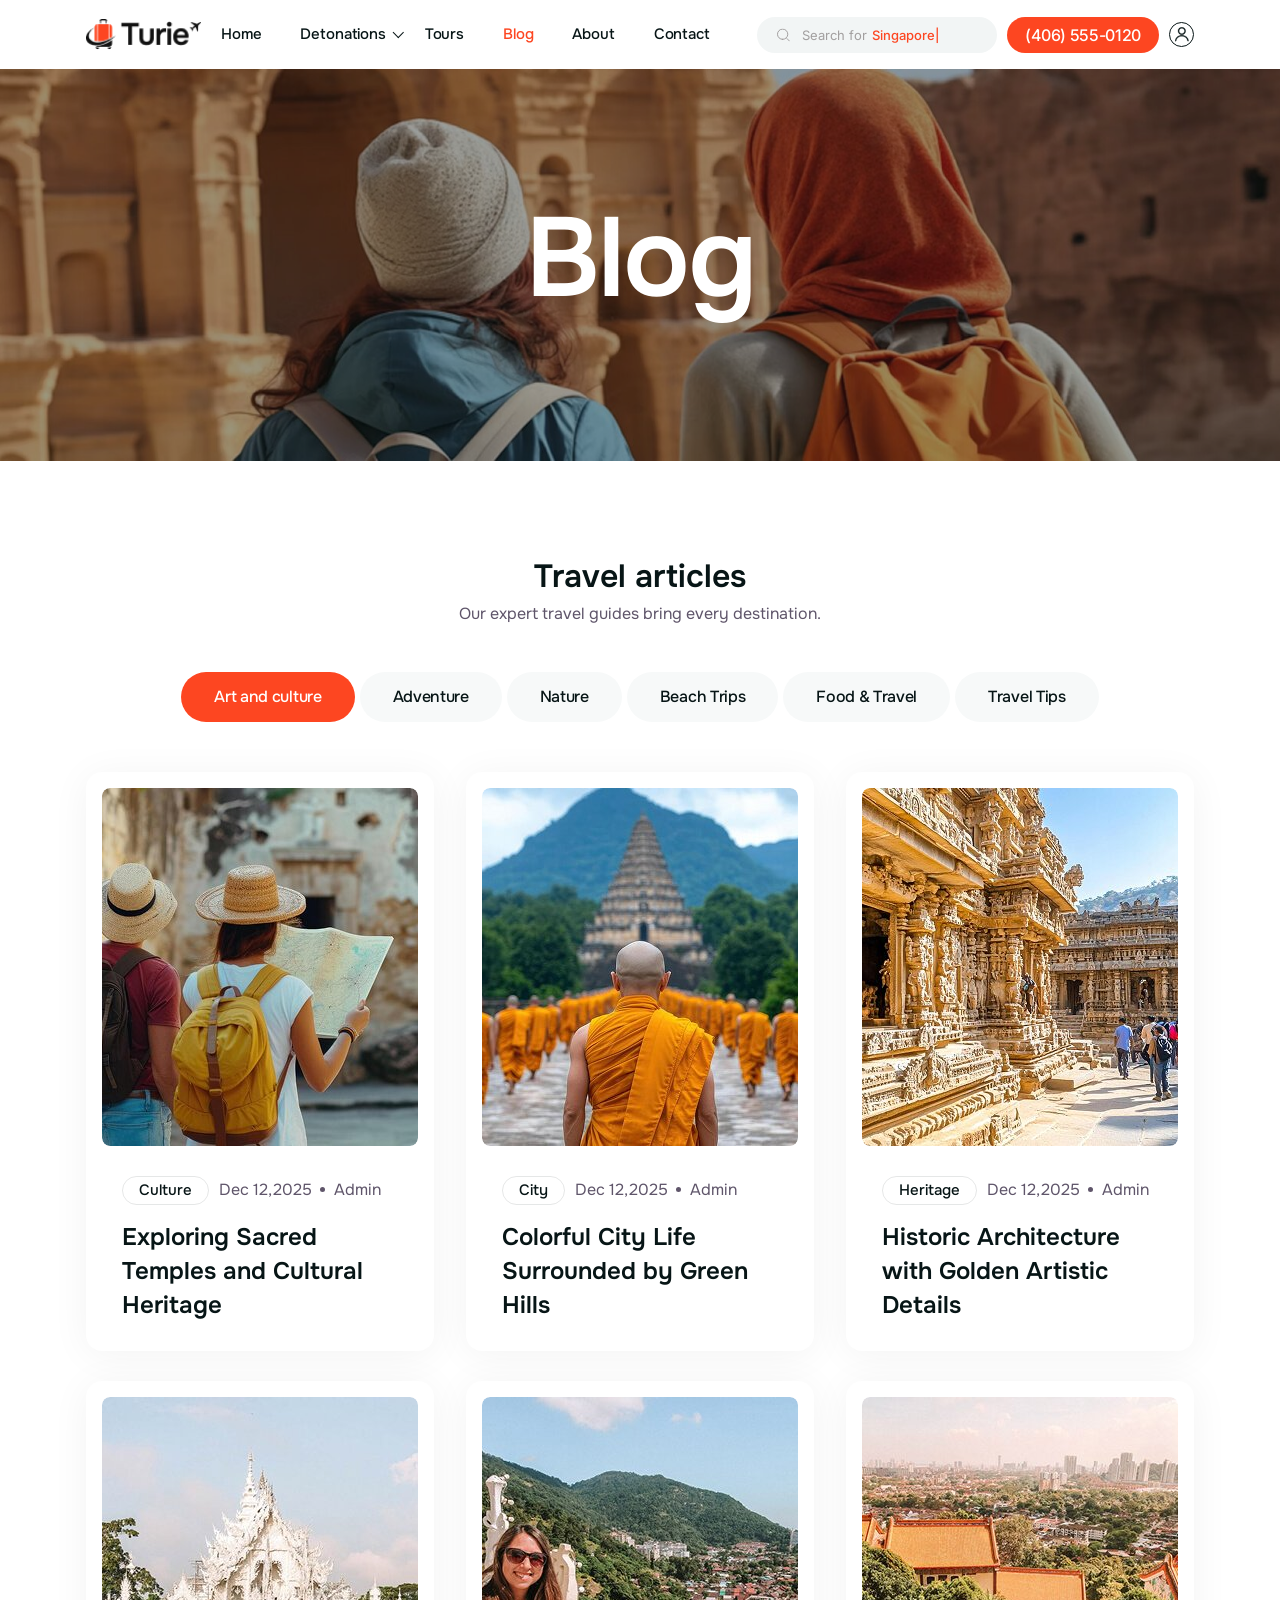
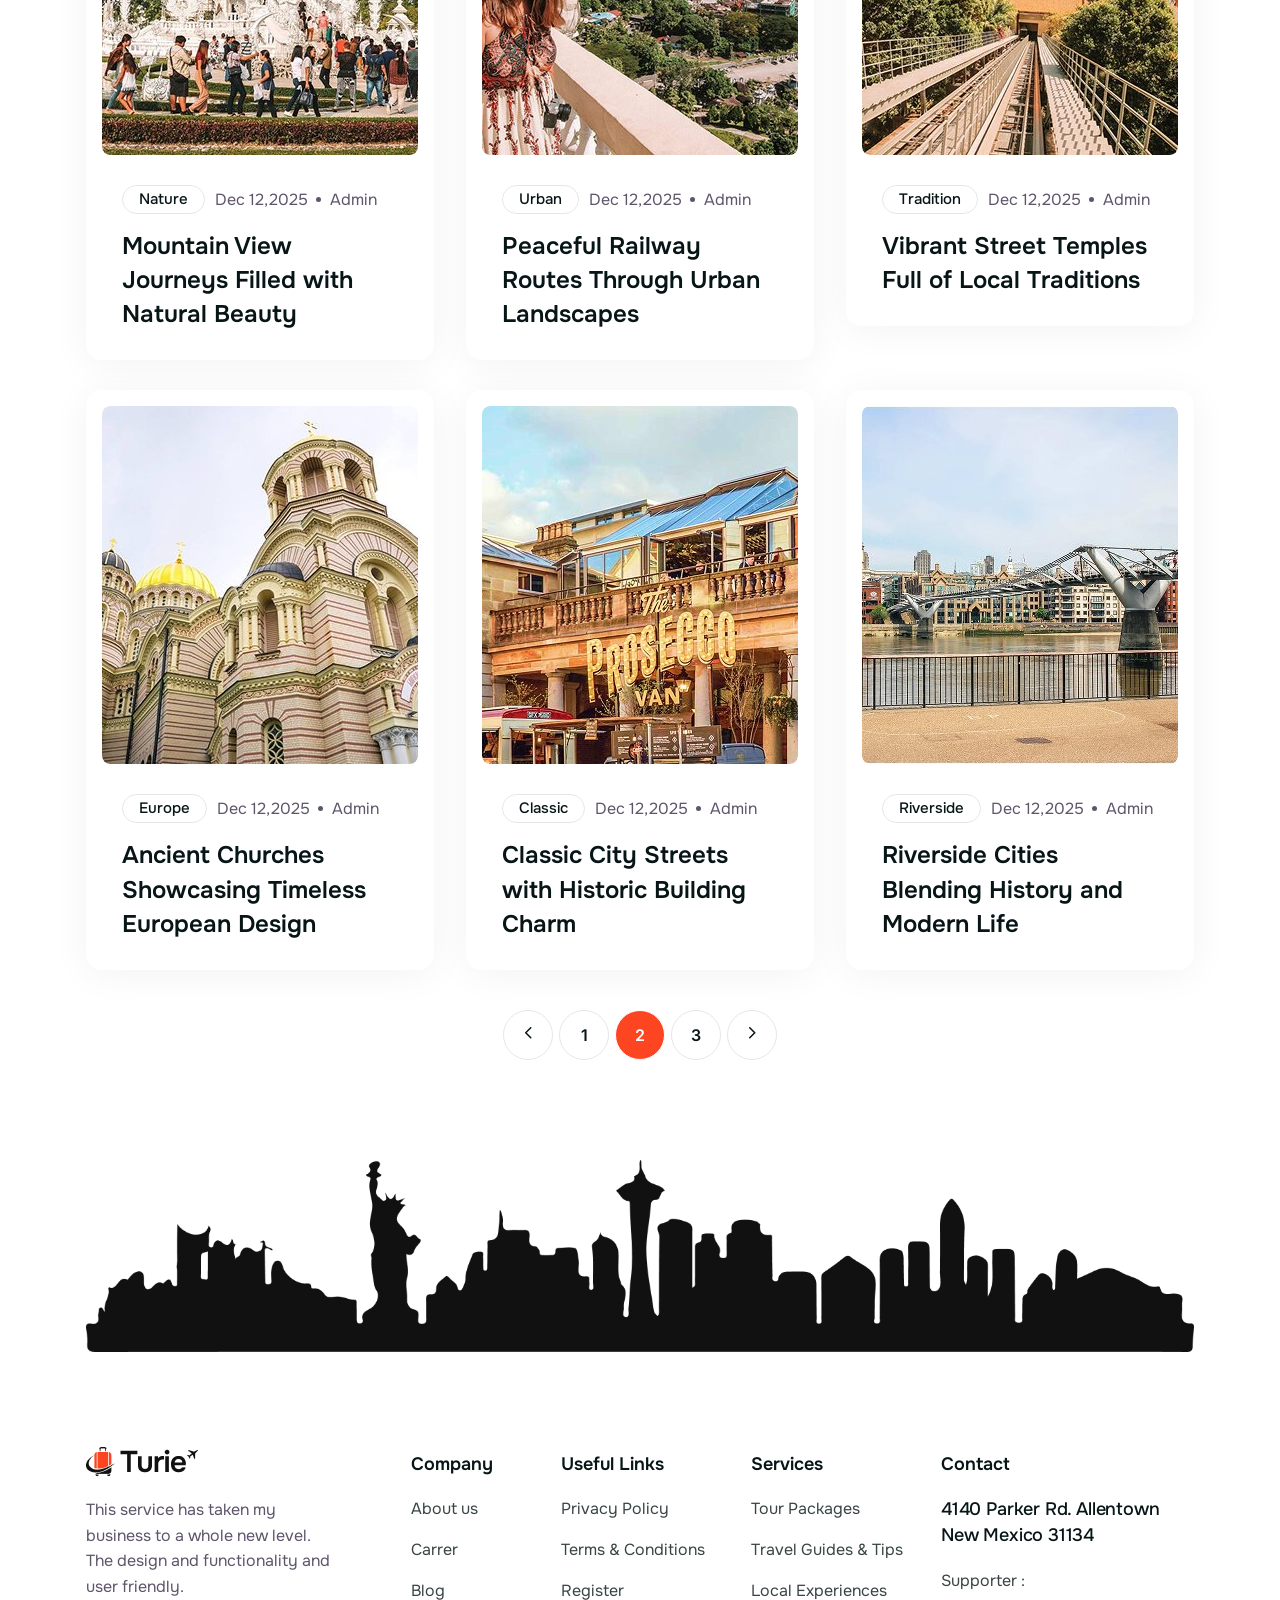
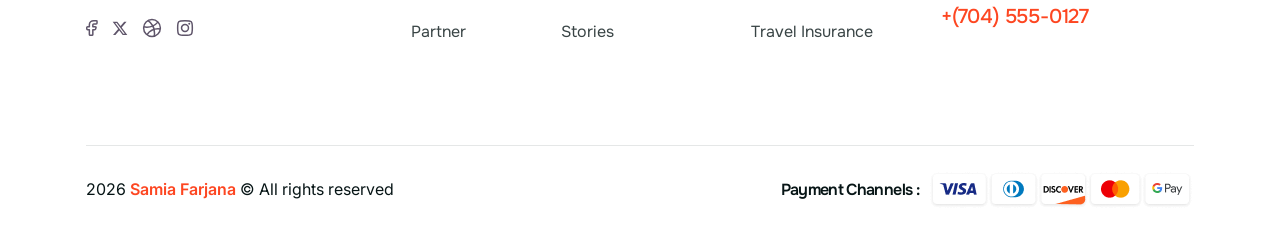
<file: blog.html>
<!doctype html>
<html class="no-js" lang="zxx">

<head>
   <meta charset="utf-8">
   <meta http-equiv="x-ua-compatible" content="ie=edge">
   <title>Turie – Travel & Tour Booking</title>
   <meta name="description" content="">
   <meta name="viewport" content="width=device-width, initial-scale=1">

   <!-- Place favicon.ico in the root directory -->
   <link rel="shortcut icon" type="image/x-icon" href="assets/img/logo/favicon.png">

   <!-- CSS here -->
   <link rel="stylesheet" href="assets/css/bootstrap.css">
   <link rel="stylesheet" href="assets/css/swiper-bundle.css">
   <link rel="stylesheet" href="assets/css/magnific-popup.css">
   <link rel="stylesheet" href="assets/css/font-awesome-pro.css">
   <link rel="stylesheet" href="assets/css/daterangepicker.css">
   <link rel="stylesheet" href="assets/css/range-slider.css">
   <link rel="stylesheet" href="assets/css/spacing.css">
   <link rel="stylesheet" href="assets/css/main.css">
</head>

<body>
   <!--[if lte IE 9]>
      <p class="browserupgrade">You are using an <strong>outdated</strong> browser. Please <a href="https://browsehappy.com/">upgrade your browser</a> to improve your experience and security.</p>
      <![endif]-->

   <!-- preloader-here start -->
   <div id="loading">
      <div class="loader">
         <div class="plane">
            <img src="assets/img/preloader/fly.png" class="plane-img">
         </div>
         <div class="earth-wrapper">
            <div class="earth"></div>
         </div>  
      </div>
   </div>
   <!-- preloader-here end -->

   <!-- back to top start -->
   <div class="back-to-top-wrapper">
      <button id="back_to_top" type="button" class="back-to-top-btn">
         <svg width="12" height="7" viewBox="0 0 12 7" fill="none" xmlns="http://www.w3.org/2000/svg">
            <path d="M11 6L6 1L1 6" stroke="currentColor" stroke-width="1.5" stroke-linecap="round" stroke-linejoin="round" />
         </svg>
      </button>
   </div>
   <!-- back to top end -->

   <!-- tp-offcanvas start -->
   <div class="tp-offcanvas">
      <div class="tp-offcanvas-header mb-30">
         <div class="tp-offcanvas-logo">
            <a href="index.html"><img data-width="108" src="assets/img/logo/logo.png" alt=""></a>
         </div>
         <div class="tp-offcanvas-close">
            <button class="tp-offcanvas-close-button"><i class="fal fa-times"></i></button>
         </div>
      </div>
      <div class="tp-header-search p-relative mb-30">
         <form action="#">
            <input class="tp-input" type="text" placeholder="Search for Thailand">
            <button class="tp-header-search-btn" type="submit">
               <svg width="13" height="13" viewBox="0 0 13 13" fill="none" xmlns="http://www.w3.org/2000/svg">
                  <path d="M5.64267 10.7857C8.48288 10.7857 10.7853 8.48318 10.7853 5.64286C10.7853 2.80254 8.48288 0.5 5.64267 0.5C2.80245 0.5 0.5 2.80254 0.5 5.64286C0.5 8.48318 2.80245 10.7857 5.64267 10.7857Z" stroke="currentColor" stroke-linecap="round" stroke-linejoin="round" />
                  <path d="M12.5 12.5L9.92871 9.92857" stroke="currentColor" stroke-linecap="round" stroke-linejoin="round" />
               </svg>
            </button>
         </form>
      </div>
      <div class="tp-offcanvas-menu mb-50">
         <nav> 
         </nav>
      </div>
      <div class="tp-offcanvas-content mb-40">
         <h3 class="tp-offcanvas-title"> Hello There!</h3>
         <p>Lorem ipsum dolor sit amet, consect etur adipiscing elit. </p>
      </div>
      <div class="tp-offcanvas-gallery mb-50">
         <a class="popup-image" href="assets/img/tour/01.jpg"><img src="assets/img/tour/01.jpg" alt="tour"></a>
         <a class="popup-image" href="assets/img/tour/02.jpg"><img src="assets/img/tour/02.jpg" alt="tour"></a>
         <a class="popup-image" href="assets/img/tour/03.jpg"><img src="assets/img/tour/03.jpg" alt="tour"></a>
         <a class="popup-image" href="assets/img/tour/04.jpg"><img src="assets/img/tour/04.jpg" alt="tour"></a>
      </div>
      <div class="tp-offcanvas-info mb-50">
         <h3 class="tp-offcanvas-title">Information</h3>
         <span><a href="#">+ 4 20 7700 1007</a></span>
         <span><a href="#">hello@turie.com</a></span>
         <span><a href="#">Avenue de Roma 158b, Lisboa</a></span>
      </div>
      <div class="tp-offcanvas-social">
         <h3 class="tp-offcanvas-title"> Follow Us</h3>
         <a href="#">
            <svg xmlns="http://www.w3.org/2000/svg" width="12" height="18" viewBox="0 0 12 18" fill="none">
               <path fill-rule="evenodd" clip-rule="evenodd" d="M1.62839 7.77713C0.911363 7.77713 0.761719 7.91782 0.761719 8.59194V9.81416C0.761719 10.4883 0.911363 10.629 1.62839 10.629H3.36172V15.5179C3.36172 16.192 3.51136 16.3327 4.22839 16.3327H5.96172C6.67874 16.3327 6.82839 16.192 6.82839 15.5179V10.629H8.77466C9.31846 10.629 9.45859 10.5296 9.60798 10.038L9.97941 8.81579C10.2353 7.97368 10.0776 7.77713 9.14609 7.77713H6.82839V5.74009C6.82839 5.29008 7.21641 4.92527 7.69505 4.92527H10.1617C10.8787 4.92527 11.0284 4.78458 11.0284 4.11046V2.48083C11.0284 1.80671 10.8787 1.66602 10.1617 1.66602H7.69505C5.30182 1.66602 3.36172 3.49004 3.36172 5.74009V7.77713H1.62839Z" stroke="currentColor" stroke-width="1.5" stroke-linejoin="round"></path>
            </svg>
         </a>
         <a href="#">
            <svg xmlns="http://www.w3.org/2000/svg" width="16" height="14" viewBox="0 0 16 14" fill="none">
               <path fill-rule="evenodd" clip-rule="evenodd" d="M5.28884 0.714844H0.666992L6.14691 7.9153L1.01754 13.9556H3.38746L7.26697 9.38713L10.7118 13.9136H15.3337L9.69453 6.50391L9.70451 6.51669L14.5599 0.798959H12.19L8.58427 5.04503L5.28884 0.714844ZM3.21817 1.97588H4.65702L12.7825 12.6525H11.3436L3.21817 1.97588Z" fill="currentColor"></path>
            </svg>
         </a>
         <a href="#">
            <svg width="20" height="20" viewBox="0 0 20 20" fill="none" xmlns="http://www.w3.org/2000/svg">
               <circle cx="9.99991" cy="9.99991" r="8.38077" stroke="currentColor" stroke-width="1.5"></circle>
               <path d="M18.3799 11.0604C17.6032 10.9148 16.8043 10.8389 15.9891 10.8389C11.5034 10.8389 7.51372 13.1373 4.9707 16.7054" stroke="currentColor" stroke-width="1.5" stroke-linejoin="round"></path>
               <path d="M15.8665 4.13281C13.2437 7.2064 9.30255 9.16128 4.8957 9.16128C3.76828 9.16128 2.67133 9.03332 1.61914 8.79143" stroke="currentColor" stroke-width="1.5" stroke-linejoin="round"></path>
               <path d="M12.1938 18.3815C12.4039 17.3641 12.5142 16.3104 12.5142 15.2309C12.5142 9.93756 9.86111 5.26259 5.80957 2.45801" stroke="currentColor" stroke-width="1.5" stroke-linejoin="round"></path>
            </svg>
         </a>
         <a href="#">
            <svg width="18" height="18" viewBox="0 0 18 18" fill="none" xmlns="http://www.w3.org/2000/svg">
               <path d="M1.66602 8.99935C1.66602 5.54238 1.66602 3.8139 2.73996 2.73996C3.8139 1.66602 5.54238 1.66602 8.99935 1.66602C12.4563 1.66602 14.1848 1.66602 15.2587 2.73996C16.3327 3.8139 16.3327 5.54238 16.3327 8.99935C16.3327 12.4563 16.3327 14.1848 15.2587 15.2587C14.1848 16.3327 12.4563 16.3327 8.99935 16.3327C5.54238 16.3327 3.8139 16.3327 2.73996 15.2587C1.66602 14.1848 1.66602 12.4563 1.66602 8.99935Z" stroke="currentColor" stroke-width="1.5" stroke-linejoin="round"></path>
               <path d="M12.4747 9.00103C12.4747 10.9195 10.9195 12.4747 9.00103 12.4747C7.08256 12.4747 5.52734 10.9195 5.52734 9.00103C5.52734 7.08256 7.08256 5.52734 9.00103 5.52734C10.9195 5.52734 12.4747 7.08256 12.4747 9.00103Z" stroke="currentColor" stroke-width="1.5"></path>
               <path d="M13.251 4.75391L13.242 4.75391" stroke="currentColor" stroke-width="2" stroke-linecap="round" stroke-linejoin="round"></path>
            </svg>
         </a>
      </div>
   </div>
   <div class="tp-offcanvas-overlay"></div>
   <!-- tp-offcanvas end -->


   <header class="tp-header-height">

      <!-- header-area-start -->
      <div id="header-sticky" class="tp-header-blur tp-header-area tp-header-lg-ptb">
         <div class="container">
            <div class="row align-items-center">
               <div class="col-xl-7 col-6">
                  <div class="tp-header-left d-flex align-items-center">
                     <div class="tp-header-logo mr-60">
                        <a href="index.html">
                           <img width="115" src="assets/img/logo/logo.png" alt="">
                        </a>
                     </div>
                     <div class="tp-main-menu tp-menu-dropdown d-none d-xl-block">
                        <nav class="tp-mobile-menu-active">
                                 <ul>
                                    <li>
                                       <a href="index.html">Home</a>
                                    </li>
                                    <li class="has-dropdown">
                                       <a href="#.html">Detonations</a>
                                       <div class="sub-menu tp-megamenu-wrapper">
                                          <div class="row">
                                             <div class="col-xl-4">
                                                <div class="tp-megamenu-list">
                                                   <ul>
                                                      <li>
                                                         <a href="city-details.html" class="d-flex align-items-center gap-2">
                                                            <div class="tp-megamenu-list-thumb">
                                                               <img src="assets/img/menu/01.jpg" alt="des">
                                                            </div>
                                                            <div class="tp-megamenu-list-content">
                                                               <span class="tp-megamenu-list-subtitle">Things to do in</span>
                                                               <span class="tp-megamenu-list-title">Osaka</span>
                                                            </div>
                                                         </a>
                                                      </li>
                                                      <li>
                                                         <a href="city-details.html" class="d-flex align-items-center gap-2">
                                                            <div class="tp-megamenu-list-thumb">
                                                               <img src="assets/img/menu/02.jpg" alt="des">
                                                            </div>
                                                            <div class="tp-megamenu-list-content">
                                                               <span class="tp-megamenu-list-subtitle">Things to do in</span>
                                                               <span class="tp-megamenu-list-title">Sapporo</span>
                                                            </div>
                                                         </a>
                                                      </li>
                                                      <li>
                                                         <a href="city-details.html" class="d-flex align-items-center gap-2">
                                                            <div class="tp-megamenu-list-thumb">
                                                               <img src="assets/img/menu/03.jpg" alt="des">
                                                            </div>
                                                            <div class="tp-megamenu-list-content">
                                                               <span class="tp-megamenu-list-subtitle">Things to do in</span>
                                                               <span class="tp-megamenu-list-title">Scotland</span>
                                                            </div>
                                                         </a>
                                                      </li>
                                                      <li>
                                                         <a href="city-details.html" class="d-flex align-items-center gap-2">
                                                            <div class="tp-megamenu-list-thumb">
                                                               <img src="assets/img/menu/04.jpg" alt="des">
                                                            </div>
                                                            <div class="tp-megamenu-list-content">
                                                               <span class="tp-megamenu-list-subtitle">Things to do in</span>
                                                               <span class="tp-megamenu-list-title">Los Angeles</span>
                                                            </div>
                                                         </a>
                                                      </li>
                                                   </ul>
                                                </div>
                                             </div>
                                             <div class="col-xl-4">
                                                <div class="tp-megamenu-list">
                                                   <ul>
                                                      <li>
                                                         <a href="city-details.html" class="d-flex align-items-center gap-2">
                                                            <div class="tp-megamenu-list-thumb">
                                                               <img src="assets/img/menu/05.jpg" alt="des">
                                                            </div>
                                                            <div class="tp-megamenu-list-content">
                                                               <span class="tp-megamenu-list-subtitle">Things to do in</span>
                                                               <span class="tp-megamenu-list-title">Greece</span>
                                                            </div>
                                                         </a>
                                                      </li>
                                                      <li>
                                                         <a href="city-details.html" class="d-flex align-items-center gap-2">
                                                            <div class="tp-megamenu-list-thumb">
                                                               <img src="assets/img/menu/06.jpg" alt="des">
                                                            </div>
                                                            <div class="tp-megamenu-list-content">
                                                               <span class="tp-megamenu-list-subtitle">Things to do in</span>
                                                               <span class="tp-megamenu-list-title">Turkey</span>
                                                            </div>
                                                         </a>
                                                      </li>
                                                      <li>
                                                         <a href="city-details.html" class="d-flex align-items-center gap-2">
                                                            <div class="tp-megamenu-list-thumb">
                                                               <img src="assets/img/destination/six/thumb.jpg" alt="des">
                                                            </div>
                                                            <div class="tp-megamenu-list-content">
                                                               <span class="tp-megamenu-list-subtitle">Things to do in</span>
                                                               <span class="tp-megamenu-list-title">Maldives</span>
                                                            </div>
                                                         </a>
                                                      </li>
                                                      <li>
                                                         <a href="city-details.html" class="d-flex align-items-center gap-2">
                                                            <div class="tp-megamenu-list-thumb">
                                                               <img src="assets/img/destination/six/thumb-2.jpg" alt="des">
                                                            </div>
                                                            <div class="tp-megamenu-list-content">
                                                               <span class="tp-megamenu-list-subtitle">Things to do in</span>
                                                               <span class="tp-megamenu-list-title">Canada</span>
                                                            </div>
                                                         </a>
                                                      </li>
                                                   </ul>
                                                </div>
                                             </div>
                                             <div class="col-xl-4">
                                                <div class="tp-megamenu-list">
                                                   <ul>
                                                      <li>
                                                         <a href="city-details.html" class="d-flex align-items-center gap-2">
                                                            <div class="tp-megamenu-list-thumb">
                                                               <img src="assets/img/destination/six/thumb-3.jpg" alt="des">
                                                            </div>
                                                            <div class="tp-megamenu-list-content">
                                                               <span class="tp-megamenu-list-subtitle">Things to do in</span>
                                                               <span class="tp-megamenu-list-title">Indonesia</span>
                                                            </div>
                                                         </a>
                                                      </li>
                                                      <li>
                                                         <a href="city-details.html" class="d-flex align-items-center gap-2">
                                                            <div class="tp-megamenu-list-thumb">
                                                               <img src="assets/img/destination/six/thumb-4.jpg" alt="des">
                                                            </div>
                                                            <div class="tp-megamenu-list-content">
                                                               <span class="tp-megamenu-list-subtitle">Things to do in</span>
                                                               <span class="tp-megamenu-list-title">Australia</span>
                                                            </div>
                                                         </a>
                                                      </li>
                                                      <li>
                                                         <a href="city-details.html" class="d-flex align-items-center gap-2">
                                                            <div class="tp-megamenu-list-thumb">
                                                               <img src="assets/img/destination/six/thumb-5.jpg" alt="des">
                                                            </div>
                                                            <div class="tp-megamenu-list-content">
                                                               <span class="tp-megamenu-list-subtitle">Things to do in</span>
                                                               <span class="tp-megamenu-list-title">Switzerland</span>
                                                            </div>
                                                         </a>
                                                      </li>
                                                      <li>
                                                         <a href="city-details.html" class="d-flex align-items-center gap-2">
                                                            <div class="tp-megamenu-list-thumb">
                                                               <img src="assets/img/destination/six/thumb-6.jpg" alt="des">
                                                            </div>
                                                            <div class="tp-megamenu-list-content">
                                                               <span class="tp-megamenu-list-subtitle">Things to do in</span>
                                                               <span class="tp-megamenu-list-title">Thailand</span>
                                                            </div>
                                                         </a>
                                                      </li>
                                                   </ul>
                                                </div>
                                             </div>
                                          </div>
                                       </div>
                                    </li>
                                    <li>
                                       <a href="tour.html">Tours</a>
                                    </li>
                                    <li class="active">
                                       <a href="blog.html">Blog</a>
                                    </li>
                                    <li>
                                       <a href="about.html">About</a>
                                    </li>
                                    <li>
                                       <a href="contact.html">Contact</a>
                                    </li>
                                 </ul>
                        </nav>
                     </div>
                  </div>
               </div>
               <div class="col-xl-5 col-6">
                  <div class="tp-header-option d-flex align-items-center justify-content-end">
                     <div class="tp-header-search p-relative d-none d-xl-block">
                        <form action="#">
                           <div class="tp-header-typing-wrap">
                              <span class="typed-text"></span>
                              <div class="typed-strings d-none">
                                 <span>Singapore</span>
                                 <span>Maldives</span>
                                 <span>Dubai</span>
                                 <span>Thailand</span>
                                 <span>Vietnam</span>
                                 <span>Kashmir</span>
                              </div>
                           </div>
                           <input class="tp-input" type="text" placeholder="Search for">
                           <button class="tp-header-search-btn" type="submit">
                              <svg width="13" height="13" viewBox="0 0 13 13" fill="none" xmlns="http://www.w3.org/2000/svg">
                                 <path d="M5.64267 10.7857C8.48288 10.7857 10.7853 8.48318 10.7853 5.64286C10.7853 2.80254 8.48288 0.5 5.64267 0.5C2.80245 0.5 0.5 2.80254 0.5 5.64286C0.5 8.48318 2.80245 10.7857 5.64267 10.7857Z" stroke="currentColor" stroke-linecap="round" stroke-linejoin="round" />
                                 <path d="M12.5 12.5L9.92871 9.92857" stroke="currentColor" stroke-linecap="round" stroke-linejoin="round" />
                              </svg>
                           </button>
                        </form>
                     </div>
                     <div class="tp-header-contact ml-10 d-none d-sm-block">
                        <a href="tel:(406)555-0120">(406) 555-0120</a>
                     </div>
                     <div class="tp-header-top-menu-item tp-header-login ml-10 d-none d-xl-block">
                        <span class="tp-header-login-btn" id="tp-header-login-btn">
                           <svg width="14" height="15" viewBox="0 0 14 15" fill="none" xmlns="http://www.w3.org/2000/svg">
                              <path d="M6.84473 8.18158C10.3622 8.18158 13.3237 10.6105 13.5391 13.7441L13.5361 13.8535C13.5034 14.097 13.2968 14.2697 13.0654 14.289L13.0645 14.29C12.7649 14.313 12.5416 14.0808 12.5195 13.8163V13.8144C12.3342 11.2383 9.85653 9.20209 6.84473 9.20209C3.81703 9.20222 1.34055 11.2545 1.1709 13.83V13.832C1.15142 14.0657 0.978315 14.2535 0.763672 14.2968L0.668945 14.3056H0.625V14.3046C0.335307 14.282 0.128516 14.0353 0.151367 13.7597C0.366927 10.6106 3.32725 8.18171 6.84473 8.18158Z" fill="currentColor" stroke="currentColor" stroke-width="0.3" />
                              <path d="M6.84473 0.149597C8.94337 0.149833 10.6426 1.84973 10.6426 3.94843C10.6423 6.04692 8.94322 7.74604 6.84473 7.74628C4.74603 7.74628 3.04613 6.04707 3.0459 3.94843C3.0459 1.84958 4.74588 0.149597 6.84473 0.149597ZM6.84473 1.18573C5.32757 1.18573 4.08203 2.43127 4.08203 3.94843C4.08227 5.46538 5.32772 6.71014 6.84473 6.71014C8.36154 6.7099 9.60621 5.46524 9.60645 3.94843C9.60645 2.43141 8.36169 1.18597 6.84473 1.18573Z" fill="currentColor" stroke="currentColor" stroke-width="0.3" />
                           </svg>
                        </span>
                        <ul>
                           <li>
                              <a href="login.html"><i class="icon far fa-user"></i> Login</a>
                           </li>
                           <li>
                              <a href="register.html"> <i class="icon fas fa-user-plus"></i> Register</a>
                           </li>
                        </ul>
                     </div>
                     <div class="tp-header-toogle-wrapper d-xl-none ml-10">
                        <button class="tp-header-toogle">
                           <span></span>
                           <span></span>
                        </button>
                     </div>
                  </div>
               </div>
            </div>
         </div>
      </div>
      <!-- header-area-end -->

   </header>

   <main>

      <!-- breadcrumb-area-start -->
      <div class="tp-breadcrumb-area tp-breadcrumb-ptb tp-breadcrumb-overly bg-position" data-background="assets/img/breadcrumb/bg-9.jpg">
         <div class="container">
            <div class="row">
               <div class="col-12">
                  <div class="tp-breadcrumb-wrap text-center">
                     <h2 class="tp-breadcrumb-title fs-112 text-center mb-0">Blog</h2>
                  </div>
               </div>
            </div>
         </div>
      </div>
      <!-- breadcrumb-area-end -->

      <!-- tp-blog-area-start -->
      <div class="tp-blog-area tp-tour-ptb tp-animate-tab pt-140 pb-140">
         <div class="container">
            <div class="row">
               <div class="col-xl-12">
                  <div class="tp-blog-grid-tab mb-50 text-center">
                     <div class="tp-about-section-title p-relative pb-30">
                        <h2 class="tp-section-title fs-32 fw-600 wow fadeInUp" data-wow-duration=".9s" data-wow-delay=".4s">Travel articles</h2>
                        <p>Our expert travel guides bring every destination.</p>
                     </div>
                     <div class="tp-tour-tab">
                        <ul role="tablist">
                           <li class="nav-tab-item" role="presentation">   
                              <a href="#london" class="active" data-bs-toggle="tab">Art and culture</a>
                           </li>
                           <li class="nav-tab-item" role="presentation">
                              <a href="#bangkok"  data-bs-toggle="tab">Adventure</a>
                           </li>
                           <li class="nav-tab-item" role="presentation">
                              <a href="#manchester"  data-bs-toggle="tab">Nature</a>
                           </li>
                           <li class="nav-tab-item" role="presentation">
                              <a href="#dubai"  data-bs-toggle="tab">Beach Trips</a>
                           </li>
                           <li class="nav-tab-item" role="presentation">
                              <a href="#food"  data-bs-toggle="tab">Food & Travel</a>
                           </li>
                           <li class="nav-tab-item" role="presentation">
                              <a href="#travel"  data-bs-toggle="tab">Travel Tips</a>
                           </li>
                        </ul>
                     </div>
                  </div>
               </div>
            </div>
            <div class="row">
               <div class="col-12">
                  <div class="tab-content p-relative">
                     <div class="tab-pane active" id="london" role="tabpanel">
                        <div class="row">
                           <div class="col-xl-4 col-lg-6 col-md-6">
                              <div class="tp-blog-item tp-blog-3-item mb-30">
                                 <div class="tp-blog-thumb fix mb-30">
                                    <a href="blog-details.html" class="d-block">
                                       <img class="w-100" src="assets/img/blog/three/thumb.jpg" alt="">
                                    </a>
                                 </div>
                                 <div class="tp-blog-content">
                                    <div class="tp-blog-meta-wrap d-flex flex-wrap align-items-center mb-15">
                                       <span class="tp-blog-category">Culture</span>
                                       <div class="tp-blog-meta">
                                          <span>Dec 12,2025</span>
                                          <span>Admin</span>
                                       </div>
                                    </div>
                                    <h3 class="tp-blog-title fw-600"><a href="blog-details.html">Exploring Sacred Temples and Cultural Heritage</a></h3>
                                 </div>
                              </div>
                           </div>
                           <div class="col-xl-4 col-lg-6 col-md-6">
                              <div class="tp-blog-item tp-blog-3-item mb-30">
                                 <div class="tp-blog-thumb fix mb-30">
                                    <a href="blog-details.html" class="d-block">
                                       <img class="w-100" src="assets/img/blog/three/thumb-2.jpg" alt="">
                                    </a>
                                 </div>
                                 <div class="tp-blog-content">
                                    <div class="tp-blog-meta-wrap d-flex flex-wrap align-items-center mb-15">
                                       <span class="tp-blog-category">City</span>
                                       <div class="tp-blog-meta">
                                          <span>Dec 12,2025</span>
                                          <span>Admin</span>
                                       </div>
                                    </div>
                                    <h3 class="tp-blog-title fw-600"><a href="blog-details.html">Colorful City Life Surrounded by Green Hills</a></h3>
                                 </div>
                              </div>
                           </div>
                           <div class="col-xl-4 col-lg-6 col-md-6">
                              <div class="tp-blog-item tp-blog-3-item mb-30">
                                 <div class="tp-blog-thumb fix mb-30">
                                    <a href="blog-details.html" class="d-block">
                                       <img class="w-100" src="assets/img/blog/three/thumb-3.jpg" alt="">
                                    </a>
                                 </div>
                                 <div class="tp-blog-content">
                                    <div class="tp-blog-meta-wrap d-flex flex-wrap align-items-center mb-15">
                                       <span class="tp-blog-category">Heritage</span>
                                       <div class="tp-blog-meta">
                                          <span>Dec 12,2025</span>
                                          <span>Admin</span>
                                       </div>
                                    </div>
                                    <h3 class="tp-blog-title fw-600"><a href="blog-details.html">Historic Architecture with Golden Artistic Details</a></h3>
                                 </div>
                              </div>
                           </div>
                           <div class="col-xl-4 col-lg-6 col-md-6">
                              <div class="tp-blog-item tp-blog-3-item mb-30">
                                 <div class="tp-blog-thumb fix mb-30">
                                    <a href="blog-details.html" class="d-block">
                                       <img class="w-100" src="assets/img/blog/three/thumb-4.jpg" alt="">
                                    </a>
                                 </div>
                                 <div class="tp-blog-content">
                                    <div class="tp-blog-meta-wrap d-flex flex-wrap align-items-center mb-15">
                                       <span class="tp-blog-category">Nature</span>
                                       <div class="tp-blog-meta">
                                          <span>Dec 12,2025</span>
                                          <span>Admin</span>
                                       </div>
                                    </div>
                                    <h3 class="tp-blog-title fw-600"><a href="blog-details.html">Mountain View Journeys Filled with Natural Beauty</a></h3>
                                 </div>
                              </div>
                           </div>
                           <div class="col-xl-4 col-lg-6 col-md-6">
                              <div class="tp-blog-item tp-blog-3-item mb-30">
                                 <div class="tp-blog-thumb fix mb-30">
                                    <a href="blog-details.html" class="d-block">
                                       <img class="w-100" src="assets/img/blog/three/thumb-5.jpg" alt="">
                                    </a>
                                 </div>
                                 <div class="tp-blog-content">
                                    <div class="tp-blog-meta-wrap d-flex flex-wrap align-items-center mb-15">
                                       <span class="tp-blog-category">Urban</span>
                                       <div class="tp-blog-meta">
                                          <span>Dec 12,2025</span>
                                          <span>Admin</span>
                                       </div>
                                    </div>
                                    <h3 class="tp-blog-title fw-600"><a href="blog-details.html">Peaceful Railway Routes Through Urban Landscapes</a></h3>
                                 </div>
                              </div>
                           </div>
                           <div class="col-xl-4 col-lg-6 col-md-6">
                              <div class="tp-blog-item tp-blog-3-item mb-30">
                                 <div class="tp-blog-thumb fix mb-30">
                                    <a href="blog-details.html" class="d-block">
                                       <img class="w-100" src="assets/img/blog/three/thumb-6.jpg" alt="">
                                    </a>
                                 </div>
                                 <div class="tp-blog-content">
                                    <div class="tp-blog-meta-wrap d-flex flex-wrap align-items-center mb-15">
                                       <span class="tp-blog-category">Tradition</span>
                                       <div class="tp-blog-meta">
                                          <span>Dec 12,2025</span>
                                          <span>Admin</span>
                                       </div>
                                    </div>
                                    <h3 class="tp-blog-title fw-600"><a href="blog-details.html">Vibrant Street Temples Full of Local Traditions</a></h3>
                                 </div>
                              </div>
                           </div>
                           <div class="col-xl-4 col-lg-6 col-md-6">
                              <div class="tp-blog-item tp-blog-3-item mb-30">
                                 <div class="tp-blog-thumb fix mb-30">
                                    <a href="blog-details.html" class="d-block">
                                       <img class="w-100" src="assets/img/blog/three/thumb-7.jpg" alt="">
                                    </a>
                                 </div>
                                 <div class="tp-blog-content">
                                    <div class="tp-blog-meta-wrap d-flex flex-wrap align-items-center mb-15">
                                       <span class="tp-blog-category">Europe</span>
                                       <div class="tp-blog-meta">
                                          <span>Dec 12,2025</span>
                                          <span>Admin</span>
                                       </div>
                                    </div>
                                    <h3 class="tp-blog-title fw-600"><a href="blog-details.html">Ancient Churches Showcasing Timeless European Design</a></h3>
                                 </div>
                              </div>
                           </div>
                           <div class="col-xl-4 col-lg-6 col-md-6">
                              <div class="tp-blog-item tp-blog-3-item mb-30">
                                 <div class="tp-blog-thumb fix mb-30">
                                    <a href="blog-details.html" class="d-block">
                                       <img class="w-100" src="assets/img/blog/three/thumb-8.jpg" alt="">
                                    </a>
                                 </div>
                                 <div class="tp-blog-content">
                                    <div class="tp-blog-meta-wrap d-flex flex-wrap align-items-center mb-15">
                                       <span class="tp-blog-category">Classic</span>
                                       <div class="tp-blog-meta">
                                          <span>Dec 12,2025</span>
                                          <span>Admin</span>
                                       </div>
                                    </div>
                                    <h3 class="tp-blog-title fw-600"><a href="blog-details.html">Classic City Streets with Historic Building Charm</a></h3>
                                 </div>
                              </div>
                           </div>
                           <div class="col-xl-4 col-lg-6 col-md-6">
                              <div class="tp-blog-item tp-blog-3-item mb-30">
                                 <div class="tp-blog-thumb fix mb-30">
                                    <a href="blog-details.html" class="d-block">
                                       <img class="w-100" src="assets/img/blog/three/thumb-9.jpg" alt="">
                                    </a>
                                 </div>
                                 <div class="tp-blog-content">
                                    <div class="tp-blog-meta-wrap d-flex flex-wrap align-items-center mb-15">
                                       <span class="tp-blog-category">Riverside</span>
                                       <div class="tp-blog-meta">
                                          <span>Dec 12,2025</span>
                                          <span>Admin</span>
                                       </div>
                                    </div>
                                    <h3 class="tp-blog-title fw-600"><a href="blog-details.html">Riverside Cities Blending History and Modern Life</a></h3>
                                 </div>
                              </div>
                           </div>
                           <div class="col-lg-12">
                              <div class="tp-pagination text-center mt-50">
                                 <nav>
                                    <ul>
                                       <li>
                                          <a href="#" class="tp-pagination-prev prev page-numbers">
                                             <svg width="7" height="12" viewBox="0 0 7 12" fill="none" xmlns="http://www.w3.org/2000/svg">
                                                <path d="M5.75 10.75L0.75 5.75L5.75 0.75" stroke="currentColor" stroke-width="1.5" stroke-linecap="round" stroke-linejoin="round" />
                                             </svg>
                                          </a>
                                       </li>
                                       <li>
                                          <a href="#">1</a>
                                       </li>
                                       <li>
                                          <span class="current">2</span>
                                       </li>
                                       <li>
                                          <a href="#">3</a>
                                       </li>
                                       <li>
                                          <a href="#" class="next page-numbers">
                                             <svg width="7" height="12" viewBox="0 0 7 12" fill="none" xmlns="http://www.w3.org/2000/svg">
                                                <path d="M0.75 10.75L5.75 5.75L0.75 0.75" stroke="currentColor" stroke-width="1.5" stroke-linecap="round" stroke-linejoin="round" />
                                             </svg>                                     
                                          </a>
                                       </li>
                                    </ul>
                                 </nav>
                              </div>
                           </div>
                        </div>
                     </div>
                     <div class="tab-pane" id="bangkok" role="tabpanel">
                        <div class="row">
                           <div class="col-xl-4 col-lg-6 col-md-6">
                              <div class="tp-blog-item tp-blog-3-item mb-30">
                                 <div class="tp-blog-thumb fix mb-30">
                                    <a href="blog-details.html" class="d-block">
                                       <img class="w-100" src="assets/img/blog/three/thumb-3.jpg" alt="">
                                    </a>
                                 </div>
                                 <div class="tp-blog-content">
                                    <div class="tp-blog-meta-wrap d-flex flex-wrap align-items-center mb-15">
                                       <span class="tp-blog-category">Heritage</span>
                                       <div class="tp-blog-meta">
                                          <span>Dec 12,2025</span>
                                          <span>Admin</span>
                                       </div>
                                    </div>
                                    <h3 class="tp-blog-title fw-600"><a href="blog-details.html">Historic Architecture with Golden Artistic Details</a></h3>
                                 </div>
                              </div>
                           </div>
                           <div class="col-xl-4 col-lg-6 col-md-6">
                              <div class="tp-blog-item tp-blog-3-item mb-30">
                                 <div class="tp-blog-thumb fix mb-30">
                                    <a href="blog-details.html" class="d-block">
                                       <img class="w-100" src="assets/img/blog/three/thumb-4.jpg" alt="">
                                    </a>
                                 </div>
                                 <div class="tp-blog-content">
                                    <div class="tp-blog-meta-wrap d-flex flex-wrap align-items-center mb-15">
                                       <span class="tp-blog-category">Nature</span>
                                       <div class="tp-blog-meta">
                                          <span>Dec 12,2025</span>
                                          <span>Admin</span>
                                       </div>
                                    </div>
                                    <h3 class="tp-blog-title fw-600"><a href="blog-details.html">Mountain View Journeys Filled with Natural Beauty</a></h3>
                                 </div>
                              </div>
                           </div>
                           <div class="col-xl-4 col-lg-6 col-md-6">
                              <div class="tp-blog-item tp-blog-3-item mb-30">
                                 <div class="tp-blog-thumb fix mb-30">
                                    <a href="blog-details.html" class="d-block">
                                       <img class="w-100" src="assets/img/blog/three/thumb-5.jpg" alt="">
                                    </a>
                                 </div>
                                 <div class="tp-blog-content">
                                    <div class="tp-blog-meta-wrap d-flex flex-wrap align-items-center mb-15">
                                       <span class="tp-blog-category">Urban</span>
                                       <div class="tp-blog-meta">
                                          <span>Dec 12,2025</span>
                                          <span>Admin</span>
                                       </div>
                                    </div>
                                    <h3 class="tp-blog-title fw-600"><a href="blog-details.html">Peaceful Railway Routes Through Urban Landscapes</a></h3>
                                 </div>
                              </div>
                           </div>
                           <div class="col-xl-4 col-lg-6 col-md-6">
                              <div class="tp-blog-item tp-blog-3-item mb-30">
                                 <div class="tp-blog-thumb fix mb-30">
                                    <a href="blog-details.html" class="d-block">
                                       <img class="w-100" src="assets/img/blog/three/thumb-6.jpg" alt="">
                                    </a>
                                 </div>
                                 <div class="tp-blog-content">
                                    <div class="tp-blog-meta-wrap d-flex flex-wrap align-items-center mb-15">
                                       <span class="tp-blog-category">Tradition</span>
                                       <div class="tp-blog-meta">
                                          <span>Dec 12,2025</span>
                                          <span>Admin</span>
                                       </div>
                                    </div>
                                    <h3 class="tp-blog-title fw-600"><a href="blog-details.html">Vibrant Street Temples Full of Local Traditions</a></h3>
                                 </div>
                              </div>
                           </div>
                           <div class="col-xl-4 col-lg-6 col-md-6">
                              <div class="tp-blog-item tp-blog-3-item mb-30">
                                 <div class="tp-blog-thumb fix mb-30">
                                    <a href="blog-details.html" class="d-block">
                                       <img class="w-100" src="assets/img/blog/three/thumb-7.jpg" alt="">
                                    </a>
                                 </div>
                                 <div class="tp-blog-content">
                                    <div class="tp-blog-meta-wrap d-flex flex-wrap align-items-center mb-15">
                                       <span class="tp-blog-category">Europe</span>
                                       <div class="tp-blog-meta">
                                          <span>Dec 12,2025</span>
                                          <span>Admin</span>
                                       </div>
                                    </div>
                                    <h3 class="tp-blog-title fw-600"><a href="blog-details.html">Ancient Churches Showcasing Timeless European Design</a></h3>
                                 </div>
                              </div>
                           </div>
                           <div class="col-xl-4 col-lg-6 col-md-6">
                              <div class="tp-blog-item tp-blog-3-item mb-30">
                                 <div class="tp-blog-thumb fix mb-30">
                                    <a href="blog-details.html" class="d-block">
                                       <img class="w-100" src="assets/img/blog/three/thumb-8.jpg" alt="">
                                    </a>
                                 </div>
                                 <div class="tp-blog-content">
                                    <div class="tp-blog-meta-wrap d-flex flex-wrap align-items-center mb-15">
                                       <span class="tp-blog-category">Classic</span>
                                       <div class="tp-blog-meta">
                                          <span>Dec 12,2025</span>
                                          <span>Admin</span>
                                       </div>
                                    </div>
                                    <h3 class="tp-blog-title fw-600"><a href="blog-details.html">Classic City Streets with Historic Building Charm</a></h3>
                                 </div>
                              </div>
                           </div>
                           <div class="col-xl-4 col-lg-6 col-md-6">
                              <div class="tp-blog-item tp-blog-3-item mb-30">
                                 <div class="tp-blog-thumb fix mb-30">
                                    <a href="blog-details.html" class="d-block">
                                       <img class="w-100" src="assets/img/blog/three/thumb-9.jpg" alt="">
                                    </a>
                                 </div>
                                 <div class="tp-blog-content">
                                    <div class="tp-blog-meta-wrap d-flex flex-wrap align-items-center mb-15">
                                       <span class="tp-blog-category">Riverside</span>
                                       <div class="tp-blog-meta">
                                          <span>Dec 12,2025</span>
                                          <span>Admin</span>
                                       </div>
                                    </div>
                                    <h3 class="tp-blog-title fw-600"><a href="blog-details.html">Riverside Cities Blending History and Modern Life</a></h3>
                                 </div>
                              </div>
                           </div>
                           <div class="col-lg-12">
                              <div class="tp-pagination text-center mt-50">
                                 <nav>
                                    <ul>
                                       <li>
                                          <a href="#" class="tp-pagination-prev prev page-numbers">
                                             <svg width="7" height="12" viewBox="0 0 7 12" fill="none" xmlns="http://www.w3.org/2000/svg">
                                                <path d="M5.75 10.75L0.75 5.75L5.75 0.75" stroke="currentColor" stroke-width="1.5" stroke-linecap="round" stroke-linejoin="round" />
                                             </svg>
                                          </a>
                                       </li>
                                       <li>
                                          <a href="#">1</a>
                                       </li>
                                       <li>
                                          <span class="current">2</span>
                                       </li>
                                       <li>
                                          <a href="#">3</a>
                                       </li>
                                       <li>
                                          <a href="#" class="next page-numbers">
                                             <svg width="7" height="12" viewBox="0 0 7 12" fill="none" xmlns="http://www.w3.org/2000/svg">
                                                <path d="M0.75 10.75L5.75 5.75L0.75 0.75" stroke="currentColor" stroke-width="1.5" stroke-linecap="round" stroke-linejoin="round" />
                                             </svg>                                     
                                          </a>
                                       </li>
                                    </ul>
                                 </nav>
                              </div>
                           </div>
                        </div>
                     </div>
                     <div class="tab-pane" id="manchester" role="tabpanel">
                        <div class="row">
                           <div class="col-xl-4 col-lg-6 col-md-6">
                              <div class="tp-blog-item tp-blog-3-item mb-30">
                                 <div class="tp-blog-thumb fix mb-30">
                                    <a href="blog-details.html" class="d-block">
                                       <img class="w-100" src="assets/img/blog/three/thumb-5.jpg" alt="">
                                    </a>
                                 </div>
                                 <div class="tp-blog-content">
                                    <div class="tp-blog-meta-wrap d-flex flex-wrap align-items-center mb-15">
                                       <span class="tp-blog-category">Urban</span>
                                       <div class="tp-blog-meta">
                                          <span>Dec 12,2025</span>
                                          <span>Admin</span>
                                       </div>
                                    </div>
                                    <h3 class="tp-blog-title fw-600"><a href="blog-details.html">Peaceful Railway Routes Through Urban Landscapes</a></h3>
                                 </div>
                              </div>
                           </div>
                           <div class="col-xl-4 col-lg-6 col-md-6">
                              <div class="tp-blog-item tp-blog-3-item mb-30">
                                 <div class="tp-blog-thumb fix mb-30">
                                    <a href="blog-details.html" class="d-block">
                                       <img class="w-100" src="assets/img/blog/three/thumb-6.jpg" alt="">
                                    </a>
                                 </div>
                                 <div class="tp-blog-content">
                                    <div class="tp-blog-meta-wrap d-flex flex-wrap align-items-center mb-15">
                                       <span class="tp-blog-category">Tradition</span>
                                       <div class="tp-blog-meta">
                                          <span>Dec 12,2025</span>
                                          <span>Admin</span>
                                       </div>
                                    </div>
                                    <h3 class="tp-blog-title fw-600"><a href="blog-details.html">Vibrant Street Temples Full of Local Traditions</a></h3>
                                 </div>
                              </div>
                           </div>
                           <div class="col-xl-4 col-lg-6 col-md-6">
                              <div class="tp-blog-item tp-blog-3-item mb-30">
                                 <div class="tp-blog-thumb fix mb-30">
                                    <a href="blog-details.html" class="d-block">
                                       <img class="w-100" src="assets/img/blog/three/thumb-7.jpg" alt="">
                                    </a>
                                 </div>
                                 <div class="tp-blog-content">
                                    <div class="tp-blog-meta-wrap d-flex flex-wrap align-items-center mb-15">
                                       <span class="tp-blog-category">Europe</span>
                                       <div class="tp-blog-meta">
                                          <span>Dec 12,2025</span>
                                          <span>Admin</span>
                                       </div>
                                    </div>
                                    <h3 class="tp-blog-title fw-600"><a href="blog-details.html">Ancient Churches Showcasing Timeless European Design</a></h3>
                                 </div>
                              </div>
                           </div>
                           <div class="col-xl-4 col-lg-6 col-md-6">
                              <div class="tp-blog-item tp-blog-3-item mb-30">
                                 <div class="tp-blog-thumb fix mb-30">
                                    <a href="blog-details.html" class="d-block">
                                       <img class="w-100" src="assets/img/blog/three/thumb-8.jpg" alt="">
                                    </a>
                                 </div>
                                 <div class="tp-blog-content">
                                    <div class="tp-blog-meta-wrap d-flex flex-wrap align-items-center mb-15">
                                       <span class="tp-blog-category">Classic</span>
                                       <div class="tp-blog-meta">
                                          <span>Dec 12,2025</span>
                                          <span>Admin</span>
                                       </div>
                                    </div>
                                    <h3 class="tp-blog-title fw-600"><a href="blog-details.html">Classic City Streets with Historic Building Charm</a></h3>
                                 </div>
                              </div>
                           </div>
                           <div class="col-xl-4 col-lg-6 col-md-6">
                              <div class="tp-blog-item tp-blog-3-item mb-30">
                                 <div class="tp-blog-thumb fix mb-30">
                                    <a href="blog-details.html" class="d-block">
                                       <img class="w-100" src="assets/img/blog/three/thumb-9.jpg" alt="">
                                    </a>
                                 </div>
                                 <div class="tp-blog-content">
                                    <div class="tp-blog-meta-wrap d-flex flex-wrap align-items-center mb-15">
                                       <span class="tp-blog-category">Riverside</span>
                                       <div class="tp-blog-meta">
                                          <span>Dec 12,2025</span>
                                          <span>Admin</span>
                                       </div>
                                    </div>
                                    <h3 class="tp-blog-title fw-600"><a href="blog-details.html">Riverside Cities Blending History and Modern Life</a></h3>
                                 </div>
                              </div>
                           </div>
                           <div class="col-lg-12">
                              <div class="tp-pagination text-center mt-50">
                                 <nav>
                                    <ul>
                                       <li>
                                          <a href="#" class="tp-pagination-prev prev page-numbers">
                                             <svg width="7" height="12" viewBox="0 0 7 12" fill="none" xmlns="http://www.w3.org/2000/svg">
                                                <path d="M5.75 10.75L0.75 5.75L5.75 0.75" stroke="currentColor" stroke-width="1.5" stroke-linecap="round" stroke-linejoin="round" />
                                             </svg>
                                          </a>
                                       </li>
                                       <li>
                                          <a href="#">1</a>
                                       </li>
                                       <li>
                                          <span class="current">2</span>
                                       </li>
                                       <li>
                                          <a href="#">3</a>
                                       </li>
                                       <li>
                                          <a href="#" class="next page-numbers">
                                             <svg width="7" height="12" viewBox="0 0 7 12" fill="none" xmlns="http://www.w3.org/2000/svg">
                                                <path d="M0.75 10.75L5.75 5.75L0.75 0.75" stroke="currentColor" stroke-width="1.5" stroke-linecap="round" stroke-linejoin="round" />
                                             </svg>                                     
                                          </a>
                                       </li>
                                    </ul>
                                 </nav>
                              </div>
                           </div>
                        </div>
                     </div>
                     <div class="tab-pane" id="dubai" role="tabpanel">
                        <div class="row">
                           <div class="col-xl-4 col-lg-6 col-md-6">
                              <div class="tp-blog-item tp-blog-3-item mb-30">
                                 <div class="tp-blog-thumb fix mb-30">
                                    <a href="blog-details.html" class="d-block">
                                       <img class="w-100" src="assets/img/blog/three/thumb-6.jpg" alt="">
                                    </a>
                                 </div>
                                 <div class="tp-blog-content">
                                    <div class="tp-blog-meta-wrap d-flex flex-wrap align-items-center mb-15">
                                       <span class="tp-blog-category">Tradition</span>
                                       <div class="tp-blog-meta">
                                          <span>Dec 12,2025</span>
                                          <span>Admin</span>
                                       </div>
                                    </div>
                                    <h3 class="tp-blog-title fw-600"><a href="blog-details.html">Vibrant Street Temples Full of Local Traditions</a></h3>
                                 </div>
                              </div>
                           </div>
                           <div class="col-xl-4 col-lg-6 col-md-6">
                              <div class="tp-blog-item tp-blog-3-item mb-30">
                                 <div class="tp-blog-thumb fix mb-30">
                                    <a href="blog-details.html" class="d-block">
                                       <img class="w-100" src="assets/img/blog/three/thumb-7.jpg" alt="">
                                    </a>
                                 </div>
                                 <div class="tp-blog-content">
                                    <div class="tp-blog-meta-wrap d-flex flex-wrap align-items-center mb-15">
                                       <span class="tp-blog-category">Europe</span>
                                       <div class="tp-blog-meta">
                                          <span>Dec 12,2025</span>
                                          <span>Admin</span>
                                       </div>
                                    </div>
                                    <h3 class="tp-blog-title fw-600"><a href="blog-details.html">Ancient Churches Showcasing Timeless European Design</a></h3>
                                 </div>
                              </div>
                           </div>
                           <div class="col-xl-4 col-lg-6 col-md-6">
                              <div class="tp-blog-item tp-blog-3-item mb-30">
                                 <div class="tp-blog-thumb fix mb-30">
                                    <a href="blog-details.html" class="d-block">
                                       <img class="w-100" src="assets/img/blog/three/thumb-8.jpg" alt="">
                                    </a>
                                 </div>
                                 <div class="tp-blog-content">
                                    <div class="tp-blog-meta-wrap d-flex flex-wrap align-items-center mb-15">
                                       <span class="tp-blog-category">Classic</span>
                                       <div class="tp-blog-meta">
                                          <span>Dec 12,2025</span>
                                          <span>Admin</span>
                                       </div>
                                    </div>
                                    <h3 class="tp-blog-title fw-600"><a href="blog-details.html">Classic City Streets with Historic Building Charm</a></h3>
                                 </div>
                              </div>
                           </div>
                           <div class="col-xl-4 col-lg-6 col-md-6">
                              <div class="tp-blog-item tp-blog-3-item mb-30">
                                 <div class="tp-blog-thumb fix mb-30">
                                    <a href="blog-details.html" class="d-block">
                                       <img class="w-100" src="assets/img/blog/three/thumb-9.jpg" alt="">
                                    </a>
                                 </div>
                                 <div class="tp-blog-content">
                                    <div class="tp-blog-meta-wrap d-flex flex-wrap align-items-center mb-15">
                                       <span class="tp-blog-category">Riverside</span>
                                       <div class="tp-blog-meta">
                                          <span>Dec 12,2025</span>
                                          <span>Admin</span>
                                       </div>
                                    </div>
                                    <h3 class="tp-blog-title fw-600"><a href="blog-details.html">Riverside Cities Blending History and Modern Life</a></h3>
                                 </div>
                              </div>
                           </div>
                           <div class="col-xl-4 col-lg-6 col-md-6">
                              <div class="tp-blog-item tp-blog-3-item mb-30">
                                 <div class="tp-blog-thumb fix mb-30">
                                    <a href="blog-details.html" class="d-block">
                                       <img class="w-100" src="assets/img/blog/three/thumb.jpg" alt="">
                                    </a>
                                 </div>
                                 <div class="tp-blog-content">
                                    <div class="tp-blog-meta-wrap d-flex flex-wrap align-items-center mb-15">
                                       <span class="tp-blog-category">Culture</span>
                                       <div class="tp-blog-meta">
                                          <span>Dec 12,2025</span>
                                          <span>Admin</span>
                                       </div>
                                    </div>
                                    <h3 class="tp-blog-title fw-600"><a href="blog-details.html">Exploring Sacred Temples and Cultural Heritage</a></h3>
                                 </div>
                              </div>
                           </div>
                           <div class="col-xl-4 col-lg-6 col-md-6">
                              <div class="tp-blog-item tp-blog-3-item mb-30">
                                 <div class="tp-blog-thumb fix mb-30">
                                    <a href="blog-details.html" class="d-block">
                                       <img class="w-100" src="assets/img/blog/three/thumb-2.jpg" alt="">
                                    </a>
                                 </div>
                                 <div class="tp-blog-content">
                                    <div class="tp-blog-meta-wrap d-flex flex-wrap align-items-center mb-15">
                                       <span class="tp-blog-category">City</span>
                                       <div class="tp-blog-meta">
                                          <span>Dec 12,2025</span>
                                          <span>Admin</span>
                                       </div>
                                    </div>
                                    <h3 class="tp-blog-title fw-600"><a href="blog-details.html">Colorful City Life Surrounded by Green Hills</a></h3>
                                 </div>
                              </div>
                           </div>
                           <div class="col-xl-4 col-lg-6 col-md-6">
                              <div class="tp-blog-item tp-blog-3-item mb-30">
                                 <div class="tp-blog-thumb fix mb-30">
                                    <a href="blog-details.html" class="d-block">
                                       <img class="w-100" src="assets/img/blog/three/thumb-3.jpg" alt="">
                                    </a>
                                 </div>
                                 <div class="tp-blog-content">
                                    <div class="tp-blog-meta-wrap d-flex flex-wrap align-items-center mb-15">
                                       <span class="tp-blog-category">Heritage</span>
                                       <div class="tp-blog-meta">
                                          <span>Dec 12,2025</span>
                                          <span>Admin</span>
                                       </div>
                                    </div>
                                    <h3 class="tp-blog-title fw-600"><a href="blog-details.html">Historic Architecture with Golden Artistic Details</a></h3>
                                 </div>
                              </div>
                           </div>
                           <div class="col-xl-4 col-lg-6 col-md-6">
                              <div class="tp-blog-item tp-blog-3-item mb-30">
                                 <div class="tp-blog-thumb fix mb-30">
                                    <a href="blog-details.html" class="d-block">
                                       <img class="w-100" src="assets/img/blog/three/thumb-4.jpg" alt="">
                                    </a>
                                 </div>
                                 <div class="tp-blog-content">
                                    <div class="tp-blog-meta-wrap d-flex flex-wrap align-items-center mb-15">
                                       <span class="tp-blog-category">Nature</span>
                                       <div class="tp-blog-meta">
                                          <span>Dec 12,2025</span>
                                          <span>Admin</span>
                                       </div>
                                    </div>
                                    <h3 class="tp-blog-title fw-600"><a href="blog-details.html">Mountain View Journeys Filled with Natural Beauty</a></h3>
                                 </div>
                              </div>
                           </div>
                           <div class="col-xl-4 col-lg-6 col-md-6">
                              <div class="tp-blog-item tp-blog-3-item mb-30">
                                 <div class="tp-blog-thumb fix mb-30">
                                    <a href="blog-details.html" class="d-block">
                                       <img class="w-100" src="assets/img/blog/three/thumb-5.jpg" alt="">
                                    </a>
                                 </div>
                                 <div class="tp-blog-content">
                                    <div class="tp-blog-meta-wrap d-flex flex-wrap align-items-center mb-15">
                                       <span class="tp-blog-category">Urban</span>
                                       <div class="tp-blog-meta">
                                          <span>Dec 12,2025</span>
                                          <span>Admin</span>
                                       </div>
                                    </div>
                                    <h3 class="tp-blog-title fw-600"><a href="blog-details.html">Peaceful Railway Routes Through Urban Landscapes</a></h3>
                                 </div>
                              </div>
                           </div>
                           <div class="col-lg-12">
                              <div class="tp-pagination text-center mt-50">
                                 <nav>
                                    <ul>
                                       <li>
                                          <a href="#" class="tp-pagination-prev prev page-numbers">
                                             <svg width="7" height="12" viewBox="0 0 7 12" fill="none" xmlns="http://www.w3.org/2000/svg">
                                                <path d="M5.75 10.75L0.75 5.75L5.75 0.75" stroke="currentColor" stroke-width="1.5" stroke-linecap="round" stroke-linejoin="round" />
                                             </svg>
                                          </a>
                                       </li>
                                       <li>
                                          <a href="#">1</a>
                                       </li>
                                       <li>
                                          <span class="current">2</span>
                                       </li>
                                       <li>
                                          <a href="#">3</a>
                                       </li>
                                       <li>
                                          <a href="#" class="next page-numbers">
                                             <svg width="7" height="12" viewBox="0 0 7 12" fill="none" xmlns="http://www.w3.org/2000/svg">
                                                <path d="M0.75 10.75L5.75 5.75L0.75 0.75" stroke="currentColor" stroke-width="1.5" stroke-linecap="round" stroke-linejoin="round" />
                                             </svg>                                     
                                          </a>
                                       </li>
                                    </ul>
                                 </nav>
                              </div>
                           </div>
                        </div>
                     </div>
                     <div class="tab-pane" id="food" role="tabpanel">
                        <div class="row">
                           <div class="col-xl-4 col-lg-6 col-md-6">
                              <div class="tp-blog-item tp-blog-3-item mb-30">
                                 <div class="tp-blog-thumb fix mb-30">
                                    <a href="blog-details.html" class="d-block">
                                       <img class="w-100" src="assets/img/blog/three/thumb-5.jpg" alt="">
                                    </a>
                                 </div>
                                 <div class="tp-blog-content">
                                    <div class="tp-blog-meta-wrap d-flex flex-wrap align-items-center mb-15">
                                       <span class="tp-blog-category">Urban</span>
                                       <div class="tp-blog-meta">
                                          <span>Dec 12,2025</span>
                                          <span>Admin</span>
                                       </div>
                                    </div>
                                    <h3 class="tp-blog-title fw-600"><a href="blog-details.html">Peaceful Railway Routes Through Urban Landscapes</a></h3>
                                 </div>
                              </div>
                           </div>
                           <div class="col-xl-4 col-lg-6 col-md-6">
                              <div class="tp-blog-item tp-blog-3-item mb-30">
                                 <div class="tp-blog-thumb fix mb-30">
                                    <a href="blog-details.html" class="d-block">
                                       <img class="w-100" src="assets/img/blog/three/thumb-6.jpg" alt="">
                                    </a>
                                 </div>
                                 <div class="tp-blog-content">
                                    <div class="tp-blog-meta-wrap d-flex flex-wrap align-items-center mb-15">
                                       <span class="tp-blog-category">Tradition</span>
                                       <div class="tp-blog-meta">
                                          <span>Dec 12,2025</span>
                                          <span>Admin</span>
                                       </div>
                                    </div>
                                    <h3 class="tp-blog-title fw-600"><a href="blog-details.html">Vibrant Street Temples Full of Local Traditions</a></h3>
                                 </div>
                              </div>
                           </div>
                           <div class="col-xl-4 col-lg-6 col-md-6">
                              <div class="tp-blog-item tp-blog-3-item mb-30">
                                 <div class="tp-blog-thumb fix mb-30">
                                    <a href="blog-details.html" class="d-block">
                                       <img class="w-100" src="assets/img/blog/three/thumb.jpg" alt="">
                                    </a>
                                 </div>
                                 <div class="tp-blog-content">
                                    <div class="tp-blog-meta-wrap d-flex flex-wrap align-items-center mb-15">
                                       <span class="tp-blog-category">Culture</span>
                                       <div class="tp-blog-meta">
                                          <span>Dec 12,2025</span>
                                          <span>Admin</span>
                                       </div>
                                    </div>
                                    <h3 class="tp-blog-title fw-600"><a href="blog-details.html">Exploring Sacred Temples and Cultural Heritage</a></h3>
                                 </div>
                              </div>
                           </div>
                           <div class="col-xl-4 col-lg-6 col-md-6">
                              <div class="tp-blog-item tp-blog-3-item mb-30">
                                 <div class="tp-blog-thumb fix mb-30">
                                    <a href="blog-details.html" class="d-block">
                                       <img class="w-100" src="assets/img/blog/three/thumb-2.jpg" alt="">
                                    </a>
                                 </div>
                                 <div class="tp-blog-content">
                                    <div class="tp-blog-meta-wrap d-flex flex-wrap align-items-center mb-15">
                                       <span class="tp-blog-category">City</span>
                                       <div class="tp-blog-meta">
                                          <span>Dec 12,2025</span>
                                          <span>Admin</span>
                                       </div>
                                    </div>
                                    <h3 class="tp-blog-title fw-600"><a href="blog-details.html">Colorful City Life Surrounded by Green Hills</a></h3>
                                 </div>
                              </div>
                           </div>
                           <div class="col-xl-4 col-lg-6 col-md-6">
                              <div class="tp-blog-item tp-blog-3-item mb-30">
                                 <div class="tp-blog-thumb fix mb-30">
                                    <a href="blog-details.html" class="d-block">
                                       <img class="w-100" src="assets/img/blog/three/thumb-3.jpg" alt="">
                                    </a>
                                 </div>
                                 <div class="tp-blog-content">
                                    <div class="tp-blog-meta-wrap d-flex flex-wrap align-items-center mb-15">
                                       <span class="tp-blog-category">Heritage</span>
                                       <div class="tp-blog-meta">
                                          <span>Dec 12,2025</span>
                                          <span>Admin</span>
                                       </div>
                                    </div>
                                    <h3 class="tp-blog-title fw-600"><a href="blog-details.html">Historic Architecture with Golden Artistic Details</a></h3>
                                 </div>
                              </div>
                           </div>
                           <div class="col-xl-4 col-lg-6 col-md-6">
                              <div class="tp-blog-item tp-blog-3-item mb-30">
                                 <div class="tp-blog-thumb fix mb-30">
                                    <a href="blog-details.html" class="d-block">
                                       <img class="w-100" src="assets/img/blog/three/thumb-4.jpg" alt="">
                                    </a>
                                 </div>
                                 <div class="tp-blog-content">
                                    <div class="tp-blog-meta-wrap d-flex flex-wrap align-items-center mb-15">
                                       <span class="tp-blog-category">Nature</span>
                                       <div class="tp-blog-meta">
                                          <span>Dec 12,2025</span>
                                          <span>Admin</span>
                                       </div>
                                    </div>
                                    <h3 class="tp-blog-title fw-600"><a href="blog-details.html">Mountain View Journeys Filled with Natural Beauty</a></h3>
                                 </div>
                              </div>
                           </div>
                           <div class="col-xl-4 col-lg-6 col-md-6">
                              <div class="tp-blog-item tp-blog-3-item mb-30">
                                 <div class="tp-blog-thumb fix mb-30">
                                    <a href="blog-details.html" class="d-block">
                                       <img class="w-100" src="assets/img/blog/three/thumb-7.jpg" alt="">
                                    </a>
                                 </div>
                                 <div class="tp-blog-content">
                                    <div class="tp-blog-meta-wrap d-flex flex-wrap align-items-center mb-15">
                                       <span class="tp-blog-category">Europe</span>
                                       <div class="tp-blog-meta">
                                          <span>Dec 12,2025</span>
                                          <span>Admin</span>
                                       </div>
                                    </div>
                                    <h3 class="tp-blog-title fw-600"><a href="blog-details.html">Ancient Churches Showcasing Timeless European Design</a></h3>
                                 </div>
                              </div>
                           </div>
                           <div class="col-xl-4 col-lg-6 col-md-6">
                              <div class="tp-blog-item tp-blog-3-item mb-30">
                                 <div class="tp-blog-thumb fix mb-30">
                                    <a href="blog-details.html" class="d-block">
                                       <img class="w-100" src="assets/img/blog/three/thumb-8.jpg" alt="">
                                    </a>
                                 </div>
                                 <div class="tp-blog-content">
                                    <div class="tp-blog-meta-wrap d-flex flex-wrap align-items-center mb-15">
                                       <span class="tp-blog-category">Classic</span>
                                       <div class="tp-blog-meta">
                                          <span>Dec 12,2025</span>
                                          <span>Admin</span>
                                       </div>
                                    </div>
                                    <h3 class="tp-blog-title fw-600"><a href="blog-details.html">Classic City Streets with Historic Building Charm</a></h3>
                                 </div>
                              </div>
                           </div>
                           <div class="col-xl-4 col-lg-6 col-md-6">
                              <div class="tp-blog-item tp-blog-3-item mb-30">
                                 <div class="tp-blog-thumb fix mb-30">
                                    <a href="blog-details.html" class="d-block">
                                       <img class="w-100" src="assets/img/blog/three/thumb-9.jpg" alt="">
                                    </a>
                                 </div>
                                 <div class="tp-blog-content">
                                    <div class="tp-blog-meta-wrap d-flex flex-wrap align-items-center mb-15">
                                       <span class="tp-blog-category">Riverside</span>
                                       <div class="tp-blog-meta">
                                          <span>Dec 12,2025</span>
                                          <span>Admin</span>
                                       </div>
                                    </div>
                                    <h3 class="tp-blog-title fw-600"><a href="blog-details.html">Riverside Cities Blending History and Modern Life</a></h3>
                                 </div>
                              </div>
                           </div>
                           <div class="col-lg-12">
                              <div class="tp-pagination text-center mt-50">
                                 <nav>
                                    <ul>
                                       <li>
                                          <a href="#" class="tp-pagination-prev prev page-numbers">
                                             <svg width="7" height="12" viewBox="0 0 7 12" fill="none" xmlns="http://www.w3.org/2000/svg">
                                                <path d="M5.75 10.75L0.75 5.75L5.75 0.75" stroke="currentColor" stroke-width="1.5" stroke-linecap="round" stroke-linejoin="round" />
                                             </svg>
                                          </a>
                                       </li>
                                       <li>
                                          <a href="#">1</a>
                                       </li>
                                       <li>
                                          <span class="current">2</span>
                                       </li>
                                       <li>
                                          <a href="#">3</a>
                                       </li>
                                       <li>
                                          <a href="#" class="next page-numbers">
                                             <svg width="7" height="12" viewBox="0 0 7 12" fill="none" xmlns="http://www.w3.org/2000/svg">
                                                <path d="M0.75 10.75L5.75 5.75L0.75 0.75" stroke="currentColor" stroke-width="1.5" stroke-linecap="round" stroke-linejoin="round" />
                                             </svg>                                     
                                          </a>
                                       </li>
                                    </ul>
                                 </nav>
                              </div>
                           </div>
                        </div>
                     </div>
                     <div class="tab-pane" id="travel" role="tabpanel">
                        <div class="row">
                           <div class="col-xl-4 col-lg-6 col-md-6">
                              <div class="tp-blog-item tp-blog-3-item mb-30">
                                 <div class="tp-blog-thumb fix mb-30">
                                    <a href="blog-details.html" class="d-block">
                                       <img class="w-100" src="assets/img/blog/three/thumb.jpg" alt="">
                                    </a>
                                 </div>
                                 <div class="tp-blog-content">
                                    <div class="tp-blog-meta-wrap d-flex flex-wrap align-items-center mb-15">
                                       <span class="tp-blog-category">Culture</span>
                                       <div class="tp-blog-meta">
                                          <span>Dec 12,2025</span>
                                          <span>Admin</span>
                                       </div>
                                    </div>
                                    <h3 class="tp-blog-title fw-600"><a href="blog-details.html">Exploring Sacred Temples and Cultural Heritage</a></h3>
                                 </div>
                              </div>
                           </div>
                           <div class="col-xl-4 col-lg-6 col-md-6">
                              <div class="tp-blog-item tp-blog-3-item mb-30">
                                 <div class="tp-blog-thumb fix mb-30">
                                    <a href="blog-details.html" class="d-block">
                                       <img class="w-100" src="assets/img/blog/three/thumb-4.jpg" alt="">
                                    </a>
                                 </div>
                                 <div class="tp-blog-content">
                                    <div class="tp-blog-meta-wrap d-flex flex-wrap align-items-center mb-15">
                                       <span class="tp-blog-category">Nature</span>
                                       <div class="tp-blog-meta">
                                          <span>Dec 12,2025</span>
                                          <span>Admin</span>
                                       </div>
                                    </div>
                                    <h3 class="tp-blog-title fw-600"><a href="blog-details.html">Mountain View Journeys Filled with Natural Beauty</a></h3>
                                 </div>
                              </div>
                           </div>
                           <div class="col-xl-4 col-lg-6 col-md-6">
                              <div class="tp-blog-item tp-blog-3-item mb-30">
                                 <div class="tp-blog-thumb fix mb-30">
                                    <a href="blog-details.html" class="d-block">
                                       <img class="w-100" src="assets/img/blog/three/thumb-7.jpg" alt="">
                                    </a>
                                 </div>
                                 <div class="tp-blog-content">
                                    <div class="tp-blog-meta-wrap d-flex flex-wrap align-items-center mb-15">
                                       <span class="tp-blog-category">Europe</span>
                                       <div class="tp-blog-meta">
                                          <span>Dec 12,2025</span>
                                          <span>Admin</span>
                                       </div>
                                    </div>
                                    <h3 class="tp-blog-title fw-600"><a href="blog-details.html">Ancient Churches Showcasing Timeless European Design</a></h3>
                                 </div>
                              </div>
                           </div>
                           <div class="col-xl-4 col-lg-6 col-md-6">
                              <div class="tp-blog-item tp-blog-3-item mb-30">
                                 <div class="tp-blog-thumb fix mb-30">
                                    <a href="blog-details.html" class="d-block">
                                       <img class="w-100" src="assets/img/blog/three/thumb-8.jpg" alt="">
                                    </a>
                                 </div>
                                 <div class="tp-blog-content">
                                    <div class="tp-blog-meta-wrap d-flex flex-wrap align-items-center mb-15">
                                       <span class="tp-blog-category">Classic</span>
                                       <div class="tp-blog-meta">
                                          <span>Dec 12,2025</span>
                                          <span>Admin</span>
                                       </div>
                                    </div>
                                    <h3 class="tp-blog-title fw-600"><a href="blog-details.html">Classic City Streets with Historic Building Charm</a></h3>
                                 </div>
                              </div>
                           </div>
                           <div class="col-xl-4 col-lg-6 col-md-6">
                              <div class="tp-blog-item tp-blog-3-item mb-30">
                                 <div class="tp-blog-thumb fix mb-30">
                                    <a href="blog-details.html" class="d-block">
                                       <img class="w-100" src="assets/img/blog/three/thumb-9.jpg" alt="">
                                    </a>
                                 </div>
                                 <div class="tp-blog-content">
                                    <div class="tp-blog-meta-wrap d-flex flex-wrap align-items-center mb-15">
                                       <span class="tp-blog-category">Riverside</span>
                                       <div class="tp-blog-meta">
                                          <span>Dec 12,2025</span>
                                          <span>Admin</span>
                                       </div>
                                    </div>
                                    <h3 class="tp-blog-title fw-600"><a href="blog-details.html">Riverside Cities Blending History and Modern Life</a></h3>
                                 </div>
                              </div>
                           </div>
                           <div class="col-lg-12">
                              <div class="tp-pagination text-center mt-50">
                                 <nav>
                                    <ul>
                                       <li>
                                          <a href="#" class="tp-pagination-prev prev page-numbers">
                                             <svg width="7" height="12" viewBox="0 0 7 12" fill="none" xmlns="http://www.w3.org/2000/svg">
                                                <path d="M5.75 10.75L0.75 5.75L5.75 0.75" stroke="currentColor" stroke-width="1.5" stroke-linecap="round" stroke-linejoin="round" />
                                             </svg>
                                          </a>
                                       </li>
                                       <li>
                                          <a href="#">1</a>
                                       </li>
                                       <li>
                                          <span class="current">2</span>
                                       </li>
                                       <li>
                                          <a href="#">3</a>
                                       </li>
                                       <li>
                                          <a href="#" class="next page-numbers">
                                             <svg width="7" height="12" viewBox="0 0 7 12" fill="none" xmlns="http://www.w3.org/2000/svg">
                                                <path d="M0.75 10.75L5.75 5.75L0.75 0.75" stroke="currentColor" stroke-width="1.5" stroke-linecap="round" stroke-linejoin="round" />
                                             </svg>                                     
                                          </a>
                                       </li>
                                    </ul>
                                 </nav>
                              </div>
                           </div>
                        </div>
                     </div>
                  </div>
               </div>
            </div>
         </div>
      </div>
      <!-- tp-tour-area-end -->

   </main>

   <footer>
      <!-- tp-footer-area-start -->
      <div class="tp-footer-area tp-footer-two z-index-2">
         <div class="container">
            <div class="row">
               <div class="tp-footer-two-shape">
                  <img class="100%" src="assets/img/footer/two/shae.png" alt="tour">
               </div>
            </div>   
            <div class="tp-footer-widget-wrap pt-95 pb-70">
               <div class="row">
                  <div class="col-xxl-3 col-xl-3 col-lg-4 col-md-6 col-sm-6">
                     <div class="tp-footer-widget tp-footer-col-1 mb-30">
                        <div class="tp-footer-logo mb-20">
                           <a href="index.html">
                              <img data-width="112" src="assets/img/logo/logo.png" alt="">
                           </a>
                        </div>
                        <p class="tp-footer-dec">This service has taken my business to a<br>
                        whole new level. The design and functionality<br>
                        and user friendly.</p>
                        <div class="tp-footer-social">
                           <a href="#">
                              <svg xmlns="http://www.w3.org/2000/svg" width="12" height="18" viewBox="0 0 12 18" fill="none">
                                 <path fill-rule="evenodd" clip-rule="evenodd" d="M1.62839 7.77713C0.911363 7.77713 0.761719 7.91782 0.761719 8.59194V9.81416C0.761719 10.4883 0.911363 10.629 1.62839 10.629H3.36172V15.5179C3.36172 16.192 3.51136 16.3327 4.22839 16.3327H5.96172C6.67874 16.3327 6.82839 16.192 6.82839 15.5179V10.629H8.77466C9.31846 10.629 9.45859 10.5296 9.60798 10.038L9.97941 8.81579C10.2353 7.97368 10.0776 7.77713 9.14609 7.77713H6.82839V5.74009C6.82839 5.29008 7.21641 4.92527 7.69505 4.92527H10.1617C10.8787 4.92527 11.0284 4.78458 11.0284 4.11046V2.48083C11.0284 1.80671 10.8787 1.66602 10.1617 1.66602H7.69505C5.30182 1.66602 3.36172 3.49004 3.36172 5.74009V7.77713H1.62839Z" stroke="currentColor" stroke-width="1.5" stroke-linejoin="round"/>
                              </svg>
                           </a>
                           <a href="#">
                              <svg xmlns="http://www.w3.org/2000/svg" width="16" height="14" viewBox="0 0 16 14" fill="none">
                                 <path fill-rule="evenodd" clip-rule="evenodd" d="M5.28884 0.714844H0.666992L6.14691 7.9153L1.01754 13.9556H3.38746L7.26697 9.38713L10.7118 13.9136H15.3337L9.69453 6.50391L9.70451 6.51669L14.5599 0.798959H12.19L8.58427 5.04503L5.28884 0.714844ZM3.21817 1.97588H4.65702L12.7825 12.6525H11.3436L3.21817 1.97588Z" fill="currentColor"/>
                              </svg>
                           </a>
                           <a href="#">
                              <svg width="20" height="20" viewBox="0 0 20 20" fill="none" xmlns="http://www.w3.org/2000/svg">
                                 <circle cx="9.99991" cy="9.99991" r="8.38077" stroke="currentColor" stroke-width="1.5"/>
                                 <path d="M18.3799 11.0604C17.6032 10.9148 16.8043 10.8389 15.9891 10.8389C11.5034 10.8389 7.51372 13.1373 4.9707 16.7054" stroke="currentColor" stroke-width="1.5" stroke-linejoin="round"/>
                                 <path d="M15.8665 4.13281C13.2437 7.2064 9.30255 9.16128 4.8957 9.16128C3.76828 9.16128 2.67133 9.03332 1.61914 8.79143" stroke="currentColor" stroke-width="1.5" stroke-linejoin="round"/>
                                 <path d="M12.1938 18.3815C12.4039 17.3641 12.5142 16.3104 12.5142 15.2309C12.5142 9.93756 9.86111 5.26259 5.80957 2.45801" stroke="currentColor" stroke-width="1.5" stroke-linejoin="round"/>
                              </svg>
                           </a>
                           <a href="#">
                              <svg width="18" height="18" viewBox="0 0 18 18" fill="none" xmlns="http://www.w3.org/2000/svg">
                                 <path d="M1.66602 8.99935C1.66602 5.54238 1.66602 3.8139 2.73996 2.73996C3.8139 1.66602 5.54238 1.66602 8.99935 1.66602C12.4563 1.66602 14.1848 1.66602 15.2587 2.73996C16.3327 3.8139 16.3327 5.54238 16.3327 8.99935C16.3327 12.4563 16.3327 14.1848 15.2587 15.2587C14.1848 16.3327 12.4563 16.3327 8.99935 16.3327C5.54238 16.3327 3.8139 16.3327 2.73996 15.2587C1.66602 14.1848 1.66602 12.4563 1.66602 8.99935Z" stroke="currentColor" stroke-width="1.5" stroke-linejoin="round"/>
                                 <path d="M12.4747 9.00103C12.4747 10.9195 10.9195 12.4747 9.00103 12.4747C7.08256 12.4747 5.52734 10.9195 5.52734 9.00103C5.52734 7.08256 7.08256 5.52734 9.00103 5.52734C10.9195 5.52734 12.4747 7.08256 12.4747 9.00103Z" stroke="currentColor" stroke-width="1.5"/>
                                 <path d="M13.251 4.75391L13.242 4.75391" stroke="currentColor" stroke-width="2" stroke-linecap="round" stroke-linejoin="round"/>
                              </svg>
                           </a>
                        </div>
                     </div>
                  </div>
                  <div class="col-xxl-2 col-xl-2 col-lg-4 col-md-6 col-sm-6">
                     <div class="tp-footer-widget tp-footer-col-2 mb-30">
                        <h3 class="tp-footer-widget-title fw-600 mb-15">Company</h3>
                        <div class="tp-footer-widget-menu">
                           <ul>
                              <li><a href="#">About us</a></li>
                              <li><a href="#">Carrer</a></li>
                              <li><a href="#">Blog</a></li>
                              <li><a href="#">Partner</a></li>
                           </ul>
                        </div>
                     </div>
                  </div>
                  <div class="col-xxl-2 col-xl-2 col-lg-4 col-md-4 col-sm-6">
                     <div class="tp-footer-widget tp-footer-col-3 mb-30">
                        <h3 class="tp-footer-widget-title fw-600 mb-15">Useful Links</h3>
                        <div class="tp-footer-widget-menu">
                           <ul>
                              <li><a href="#">Privacy Policy</a></li>
                              <li><a href="#">Terms & Conditions</a></li>
                              <li><a href="#">Register</a></li>
                              <li><a href="#">Stories</a></li>
                           </ul>
                        </div>
                     </div>
                  </div>
                  <div class="col-xxl-3 col-xl-2 col-lg-4 col-md-4 col-sm-6">
                     <div class="tp-footer-widget tp-footer-col-4 mb-30">
                        <h3 class="tp-footer-widget-title fw-600 mb-15">Services</h3>
                        <div class="tp-footer-widget-menu">
                           <ul>
                              <li><a href="#">Tour Packages</a></li>
                              <li><a href="#">Travel Guides & Tips</a></li>
                              <li><a href="#">Local Experiences</a></li>
                              <li><a href="#">Travel Insurance</a></li>
                           </ul>
                        </div>
                     </div>
                  </div>
                  <div class="col-xxl-2 col-xl-3 col-lg-4 col-md-4 col-sm-6">
                     <div class="tp-footer-widget tp-footer-col-5 mb-30">
                        <h3 class="tp-footer-widget-title fw-600 mb-15">Contact</h3>
                        <div class="tp-footer-contact">
                           <a href="https://www.google.com/maps" target="_blank" class="location mb-20 d-inline-block">4140 Parker Rd. Allentown New Mexico 31134</a>
                           <span class="support d-block mb-10">Supporter :</span>
                           <a href="mailto:+(704)555-0127" class="phone">+(704) 555-0127</a>
                        </div>
                     </div>
                  </div>
               </div>
            </div>
            <div class="tp-copyright-wrap pt-25 pb-15">
               <div class="row align-items-center">
                  <div class="col-lg-5">
                     <div class="tp-copyright-text">
                        <p class="tp-ff-inter mb-5">2026 <a href="#">Samia Farjana </a>© All rights reserved</p>
                     </div>
                  </div>
                  <div class="col-lg-7">
                     <div class="tp-copyright-payment d-flex flex-wrap align-items-center justify-content-lg-end">
                        <p class="fw-600 mb-5">Payment Channels :</p>
                        <a href="#"><img src="assets/img/footer/payment.png" alt=""></a>
                     </div>
                  </div>
               </div>
            </div>
         </div>
      </div>
      <!-- tp-footer-area-end -->
   </footer>


   <!-- JS here -->
   <script src="assets/js/vendor/jquery.js"></script>
   <script src="assets/js/bootstrap-bundle.html"></script>
   <script src="assets/js/swiper-bundle.js"></script>
   <script src="assets/js/magnific-popup.js"></script>
   <script src="assets/js/nice-select.html"></script>
   <script src="assets/js/range-slider.js"></script>
   <script src="assets/js/purecounter.js"></script>
   <script src="assets/js/moment.min.js"></script>
   <script src="assets/js/daterangepicker.js"></script>
   <script src="assets/js/btnloadmore.js"></script>
   <script src="assets/js/typed.js"></script>
   <script src="assets/js/wow.min.js"></script>
   <script src="assets/js/ajax-form.html"></script>
   <script src="assets/js/slider-init.js"></script>
   <script src="assets/js/main.js"></script>
</body>

</html>
</file>
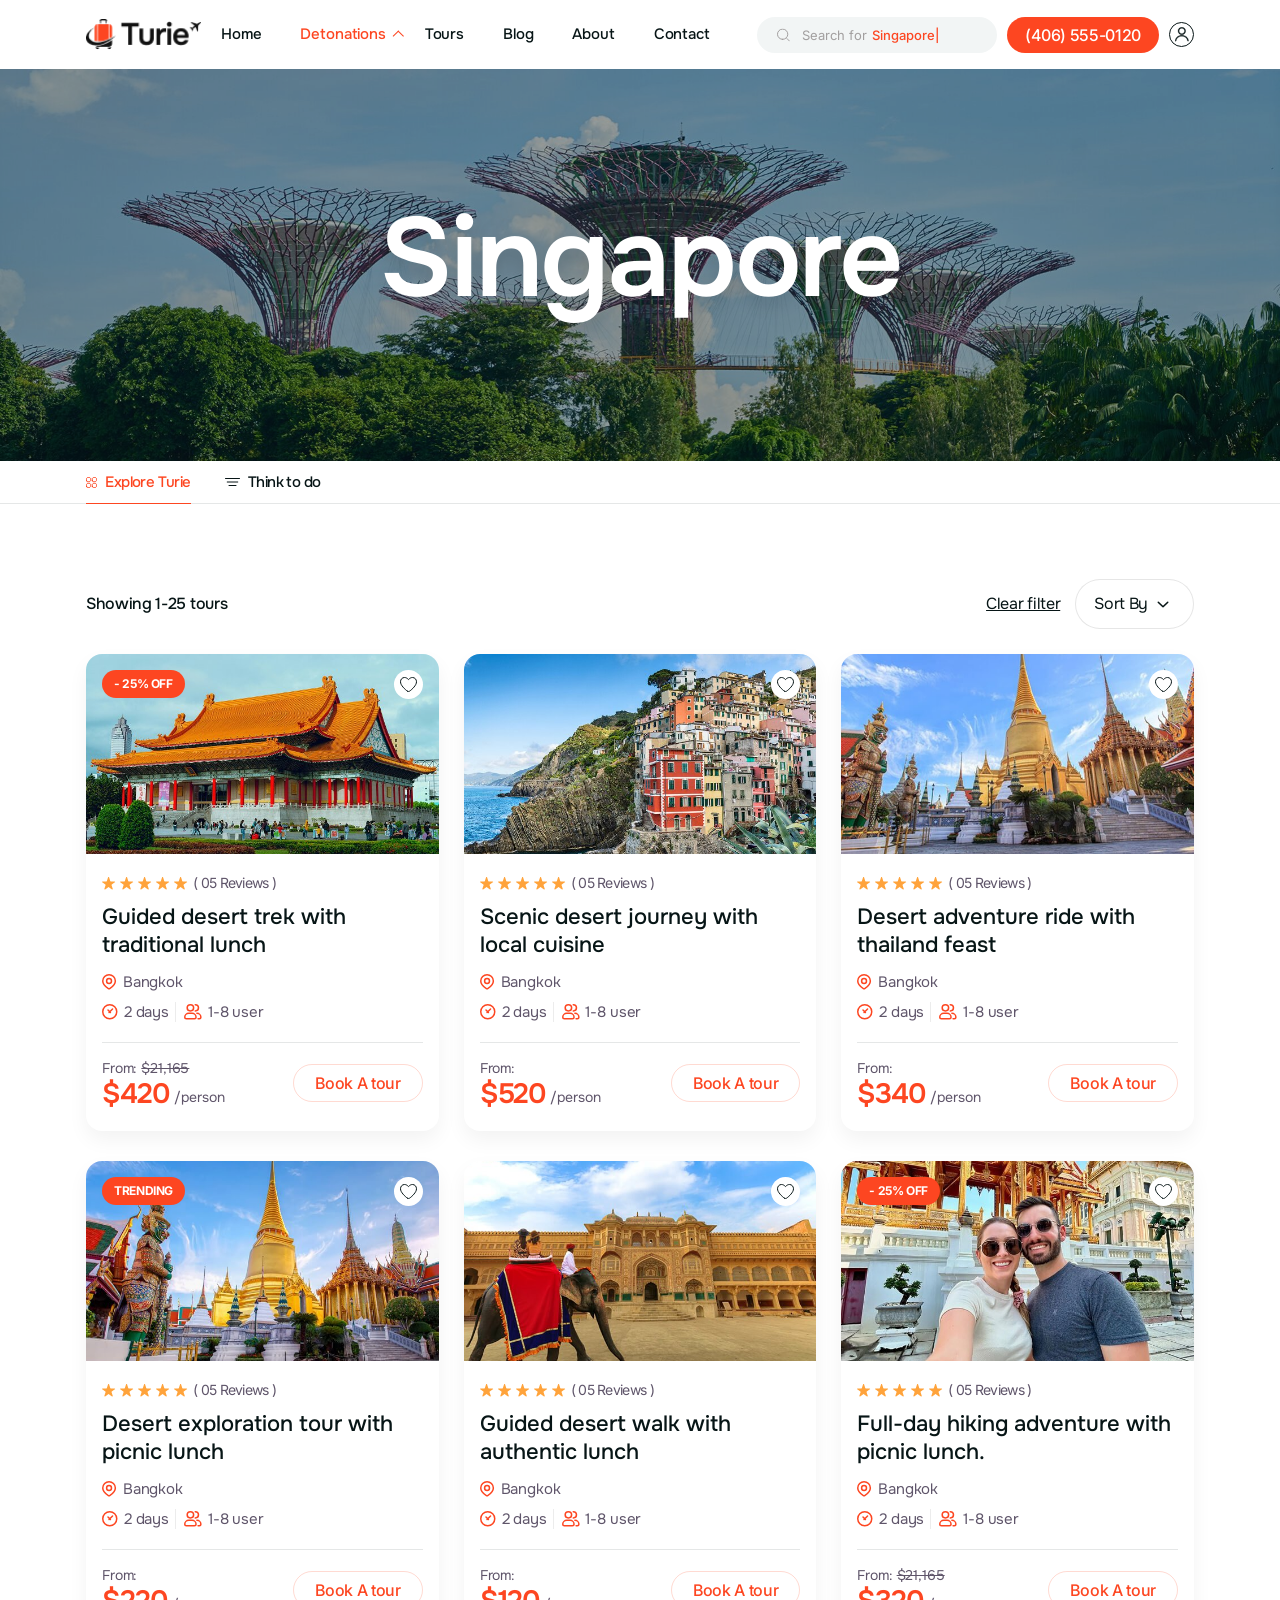
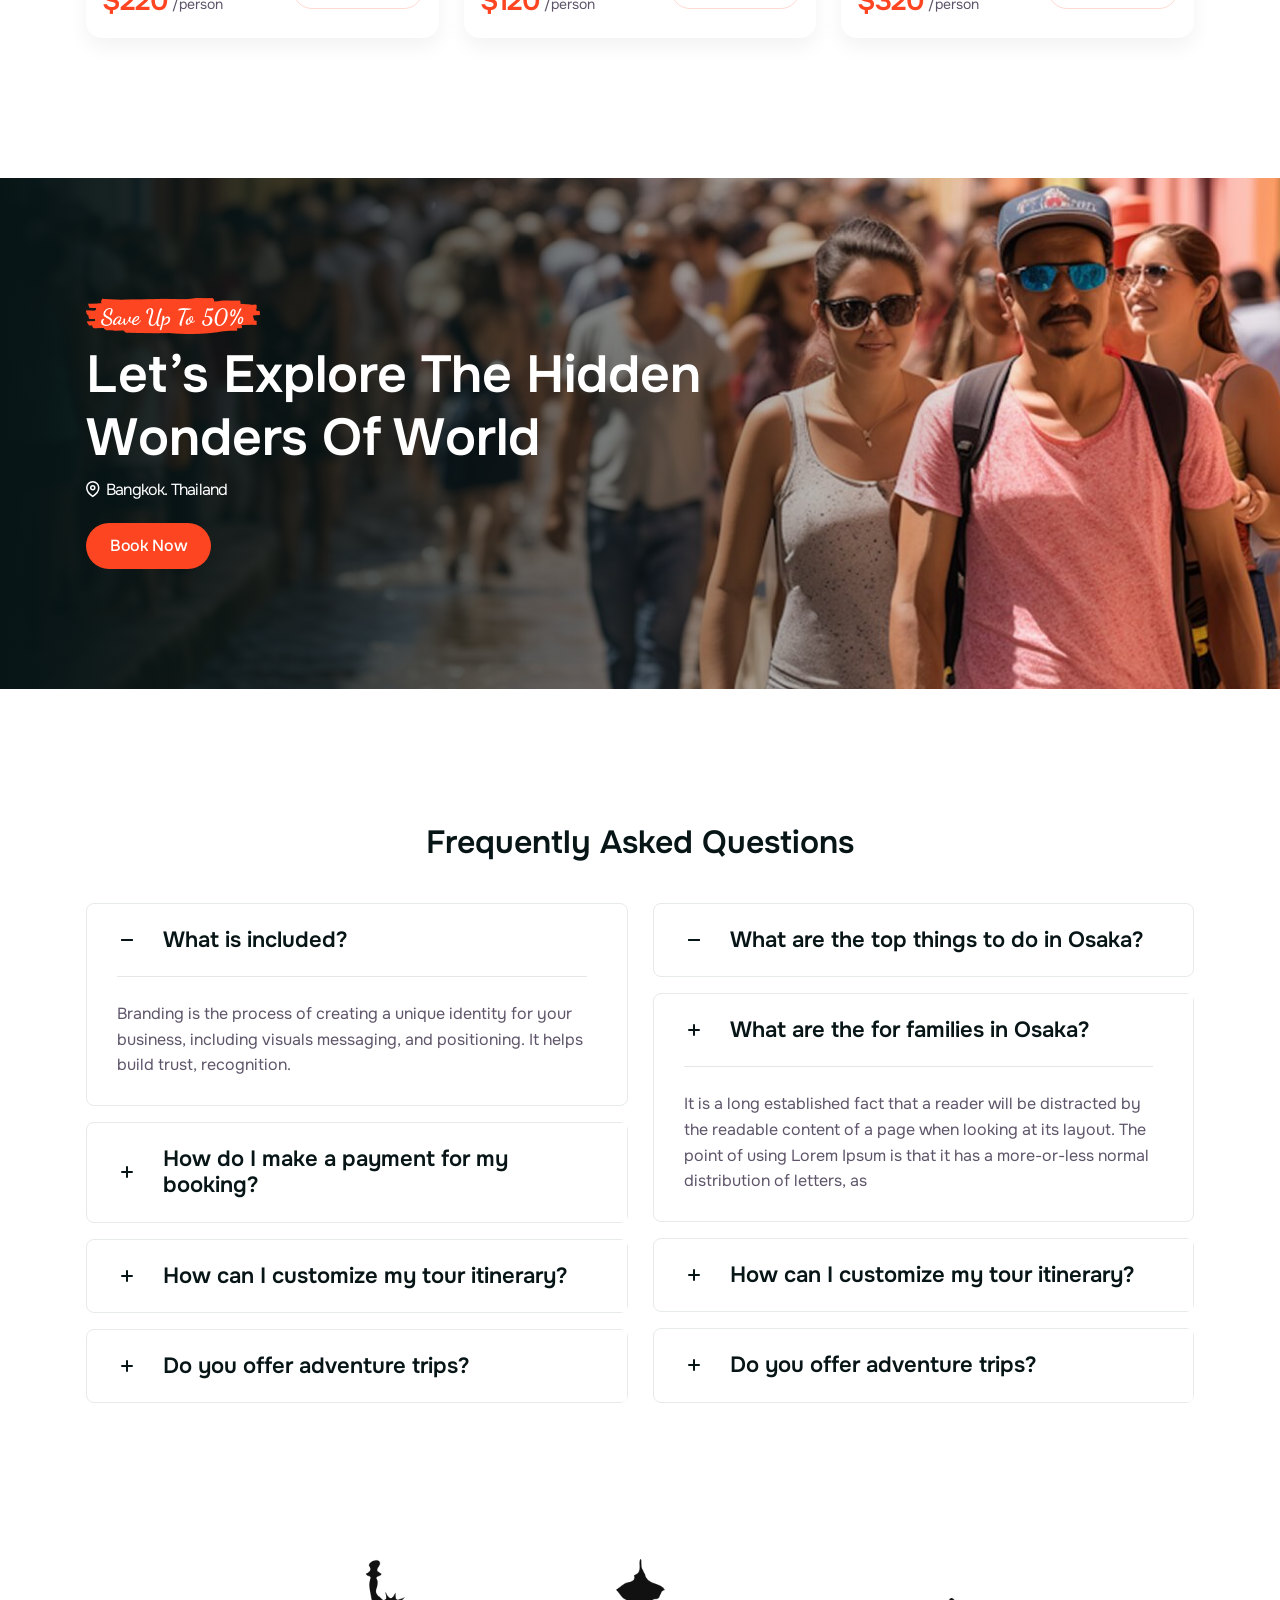
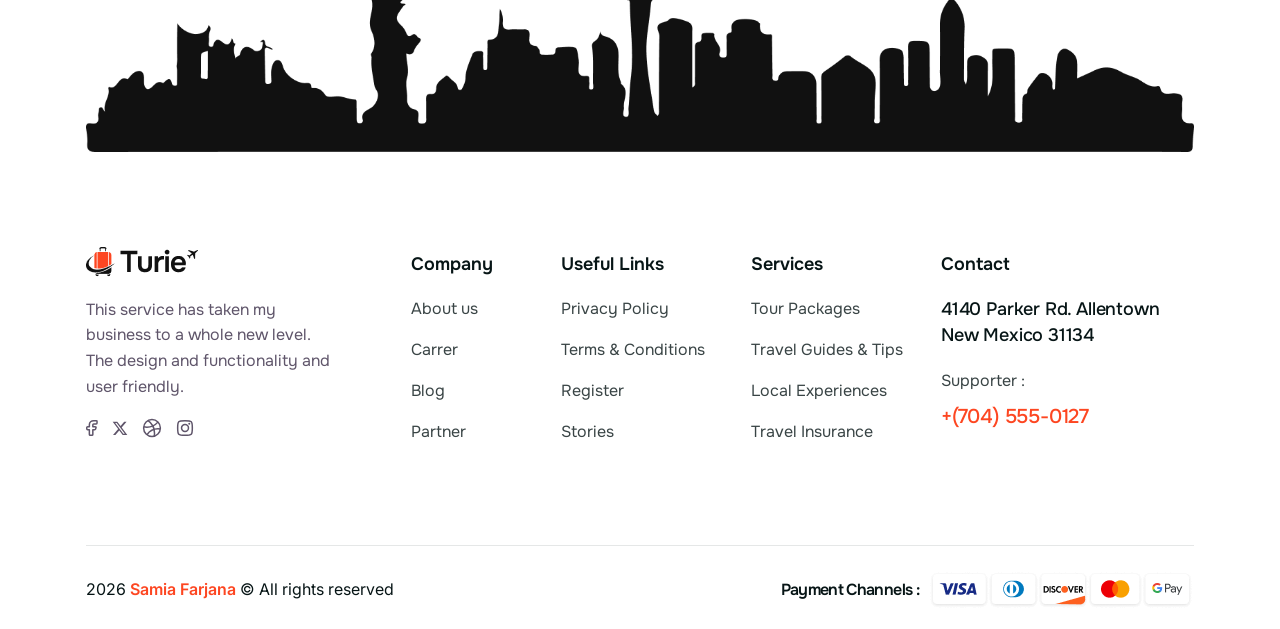
<file: city-details.html>
<!doctype html>
<html class="no-js" lang="zxx">

<head>
   <meta charset="utf-8">
   <meta http-equiv="x-ua-compatible" content="ie=edge">
   <title>Turie – Travel & Tour Booking</title>
   <meta name="description" content="">
   <meta name="viewport" content="width=device-width, initial-scale=1">

   <!-- Place favicon.ico in the root directory -->
   <link rel="shortcut icon" type="image/x-icon" href="assets/img/logo/favicon.png">

   <!-- CSS here -->
   <link rel="stylesheet" href="assets/css/bootstrap.css">
   <link rel="stylesheet" href="assets/css/swiper-bundle.css">
   <link rel="stylesheet" href="assets/css/magnific-popup.css">
   <link rel="stylesheet" href="assets/css/font-awesome-pro.css">
   <link rel="stylesheet" href="assets/css/daterangepicker.css">
   <link rel="stylesheet" href="assets/css/range-slider.css">
   <link rel="stylesheet" href="assets/css/animate.css">
   <link rel="stylesheet" href="assets/css/spacing.css">
   <link rel="stylesheet" href="assets/css/main.css">
</head>

<body>
   <!--[if lte IE 9]>
      <p class="browserupgrade">You are using an <strong>outdated</strong> browser. Please <a href="https://browsehappy.com/">upgrade your browser</a> to improve your experience and security.</p>
      <![endif]-->

   <!-- preloader-here start -->
   <div id="loading">
      <div class="loader">
         <div class="plane">
            <img src="assets/img/preloader/fly.png" class="plane-img">
         </div>
         <div class="earth-wrapper">
            <div class="earth"></div>
         </div>  
      </div>
   </div>
   <!-- preloader-here end -->

   <!-- back to top start -->
   <div class="back-to-top-wrapper">
      <button id="back_to_top" type="button" class="back-to-top-btn">
         <svg width="12" height="7" viewBox="0 0 12 7" fill="none" xmlns="http://www.w3.org/2000/svg">
            <path d="M11 6L6 1L1 6" stroke="currentColor" stroke-width="1.5" stroke-linecap="round" stroke-linejoin="round" />
         </svg>
      </button>
   </div>
   <!-- back to top end -->

   <!-- tp-offcanvas start -->
   <div class="tp-offcanvas">
      <div class="tp-offcanvas-header mb-30">
         <div class="tp-offcanvas-logo">
            <a href="index.html"><img data-width="108" src="assets/img/logo/logo.png" alt=""></a>
         </div>
         <div class="tp-offcanvas-close">
            <button class="tp-offcanvas-close-button"><i class="fal fa-times"></i></button>
         </div>
      </div>
      <div class="tp-header-search p-relative mb-30">
         <form action="#">
            <input class="tp-input" type="text" placeholder="Search for">
            <button class="tp-header-search-btn" type="submit">
               <svg width="13" height="13" viewBox="0 0 13 13" fill="none" xmlns="http://www.w3.org/2000/svg">
                  <path d="M5.64267 10.7857C8.48288 10.7857 10.7853 8.48318 10.7853 5.64286C10.7853 2.80254 8.48288 0.5 5.64267 0.5C2.80245 0.5 0.5 2.80254 0.5 5.64286C0.5 8.48318 2.80245 10.7857 5.64267 10.7857Z" stroke="currentColor" stroke-linecap="round" stroke-linejoin="round" />
                  <path d="M12.5 12.5L9.92871 9.92857" stroke="currentColor" stroke-linecap="round" stroke-linejoin="round" />
               </svg>
            </button>
         </form>
      </div>
      <div class="tp-offcanvas-menu mb-50">
         <nav> 
         </nav>
      </div>
      <div class="tp-offcanvas-content mb-40">
         <h3 class="tp-offcanvas-title"> Hello There!</h3>
         <p>Lorem ipsum dolor sit amet, consect etur adipiscing elit. </p>
      </div>
      <div class="tp-offcanvas-gallery mb-50">
         <a class="popup-image" href="assets/img/tour/01.jpg"><img src="assets/img/tour/01.jpg" alt="tour"></a>
         <a class="popup-image" href="assets/img/tour/02.jpg"><img src="assets/img/tour/02.jpg" alt="tour"></a>
         <a class="popup-image" href="assets/img/tour/03.jpg"><img src="assets/img/tour/03.jpg" alt="tour"></a>
         <a class="popup-image" href="assets/img/tour/04.jpg"><img src="assets/img/tour/04.jpg" alt="tour"></a>
      </div>
      <div class="tp-offcanvas-info mb-50">
         <h3 class="tp-offcanvas-title">Information</h3>
         <span><a href="#">+ 4 20 7700 1007</a></span>
         <span><a href="#">hello@turie.com</a></span>
         <span><a href="#">Avenue de Roma 158b, Lisboa</a></span>
      </div>
      <div class="tp-offcanvas-social">
         <h3 class="tp-offcanvas-title"> Follow Us</h3>
         <a href="#">
            <svg xmlns="http://www.w3.org/2000/svg" width="12" height="18" viewBox="0 0 12 18" fill="none">
               <path fill-rule="evenodd" clip-rule="evenodd" d="M1.62839 7.77713C0.911363 7.77713 0.761719 7.91782 0.761719 8.59194V9.81416C0.761719 10.4883 0.911363 10.629 1.62839 10.629H3.36172V15.5179C3.36172 16.192 3.51136 16.3327 4.22839 16.3327H5.96172C6.67874 16.3327 6.82839 16.192 6.82839 15.5179V10.629H8.77466C9.31846 10.629 9.45859 10.5296 9.60798 10.038L9.97941 8.81579C10.2353 7.97368 10.0776 7.77713 9.14609 7.77713H6.82839V5.74009C6.82839 5.29008 7.21641 4.92527 7.69505 4.92527H10.1617C10.8787 4.92527 11.0284 4.78458 11.0284 4.11046V2.48083C11.0284 1.80671 10.8787 1.66602 10.1617 1.66602H7.69505C5.30182 1.66602 3.36172 3.49004 3.36172 5.74009V7.77713H1.62839Z" stroke="currentColor" stroke-width="1.5" stroke-linejoin="round"></path>
            </svg>
         </a>
         <a href="#">
            <svg xmlns="http://www.w3.org/2000/svg" width="16" height="14" viewBox="0 0 16 14" fill="none">
               <path fill-rule="evenodd" clip-rule="evenodd" d="M5.28884 0.714844H0.666992L6.14691 7.9153L1.01754 13.9556H3.38746L7.26697 9.38713L10.7118 13.9136H15.3337L9.69453 6.50391L9.70451 6.51669L14.5599 0.798959H12.19L8.58427 5.04503L5.28884 0.714844ZM3.21817 1.97588H4.65702L12.7825 12.6525H11.3436L3.21817 1.97588Z" fill="currentColor"></path>
            </svg>
         </a>
         <a href="#">
            <svg width="20" height="20" viewBox="0 0 20 20" fill="none" xmlns="http://www.w3.org/2000/svg">
               <circle cx="9.99991" cy="9.99991" r="8.38077" stroke="currentColor" stroke-width="1.5"></circle>
               <path d="M18.3799 11.0604C17.6032 10.9148 16.8043 10.8389 15.9891 10.8389C11.5034 10.8389 7.51372 13.1373 4.9707 16.7054" stroke="currentColor" stroke-width="1.5" stroke-linejoin="round"></path>
               <path d="M15.8665 4.13281C13.2437 7.2064 9.30255 9.16128 4.8957 9.16128C3.76828 9.16128 2.67133 9.03332 1.61914 8.79143" stroke="currentColor" stroke-width="1.5" stroke-linejoin="round"></path>
               <path d="M12.1938 18.3815C12.4039 17.3641 12.5142 16.3104 12.5142 15.2309C12.5142 9.93756 9.86111 5.26259 5.80957 2.45801" stroke="currentColor" stroke-width="1.5" stroke-linejoin="round"></path>
            </svg>
         </a>
         <a href="#">
            <svg width="18" height="18" viewBox="0 0 18 18" fill="none" xmlns="http://www.w3.org/2000/svg">
               <path d="M1.66602 8.99935C1.66602 5.54238 1.66602 3.8139 2.73996 2.73996C3.8139 1.66602 5.54238 1.66602 8.99935 1.66602C12.4563 1.66602 14.1848 1.66602 15.2587 2.73996C16.3327 3.8139 16.3327 5.54238 16.3327 8.99935C16.3327 12.4563 16.3327 14.1848 15.2587 15.2587C14.1848 16.3327 12.4563 16.3327 8.99935 16.3327C5.54238 16.3327 3.8139 16.3327 2.73996 15.2587C1.66602 14.1848 1.66602 12.4563 1.66602 8.99935Z" stroke="currentColor" stroke-width="1.5" stroke-linejoin="round"></path>
               <path d="M12.4747 9.00103C12.4747 10.9195 10.9195 12.4747 9.00103 12.4747C7.08256 12.4747 5.52734 10.9195 5.52734 9.00103C5.52734 7.08256 7.08256 5.52734 9.00103 5.52734C10.9195 5.52734 12.4747 7.08256 12.4747 9.00103Z" stroke="currentColor" stroke-width="1.5"></path>
               <path d="M13.251 4.75391L13.242 4.75391" stroke="currentColor" stroke-width="2" stroke-linecap="round" stroke-linejoin="round"></path>
            </svg>
         </a>
      </div>
   </div>
   <div class="tp-offcanvas-overlay"></div>
   <!-- tp-offcanvas end -->

   <!-- filter offcanvas area start -->
   <div class="tp-filter-offcanvas-area">
      <div class="tp-filter-offcanvas-wrapper">
         <div class="tp-filter-offcanvas-close">
            <button type="button" class="tp-filter-offcanvas-close-btn filter-close-btn">
               <i class="fa-solid fa-xmark"></i>
               Close
            </button>
         </div>
         <div class="tp-filter-sidebar">
            <div class="tp-filter-item">
               <div class="tp-filter-top tp-filter-collapse mb-20">
                  <h2 class="tp-filter-title">Filter by price</h2>
                  <span class="tp-filter-icon">
                     <svg width="13" height="7" viewBox="0 0 13 7" fill="none" xmlns="http://www.w3.org/2000/svg">
                        <path d="M0.5 5.67157L5.08579 1.08578C5.86683 0.304736 7.13316 0.304735 7.91421 1.08578L12.5 5.67157" stroke="currentColor" stroke-linecap="round" stroke-linejoin="round" />
                     </svg>
                  </span>
               </div>
               <div class="tp-filter-item-content box-collapse">
                  <div class="range-slider">
                     <input type="text" class="js-range-slider" value="">
                  </div>
               </div>
            </div>
            <div class="tp-filter-item">
               <div class="tp-filter-top tp-filter-collapse mb-20">
                  <h2 class="tp-filter-title">Activities</h2>
                  <span class="tp-filter-icon">
                     <svg width="13" height="7" viewBox="0 0 13 7" fill="none" xmlns="http://www.w3.org/2000/svg">
                        <path d="M0.5 5.67157L5.08579 1.08578C5.86683 0.304736 7.13316 0.304735 7.91421 1.08578L12.5 5.67157" stroke="currentColor" stroke-linecap="round" stroke-linejoin="round" />
                     </svg>
                  </span>
               </div>
               <div class="tp-filter-checkbox box-collapse">
                  <div class="tp-header-search p-relative tp-filter-search mb-25">
                     <form action="#">
                        <input class="tp-input" type="text" placeholder="Search your tours">
                        <button class="tp-header-search-btn" type="submit">
                           <svg width="13" height="13" viewBox="0 0 13 13" fill="none" xmlns="http://www.w3.org/2000/svg">
                              <path d="M5.64267 10.7857C8.48288 10.7857 10.7853 8.48318 10.7853 5.64286C10.7853 2.80254 8.48288 0.5 5.64267 0.5C2.80245 0.5 0.5 2.80254 0.5 5.64286C0.5 8.48318 2.80245 10.7857 5.64267 10.7857Z" stroke="currentColor" stroke-linecap="round" stroke-linejoin="round" />
                              <path d="M12.5 12.5L9.92871 9.92857" stroke="currentColor" stroke-linecap="round" stroke-linejoin="round" />
                           </svg>
                        </button>
                     </form>
                  </div>
                  <div class="read-more-wrapper">
                     <ul class="load-more-content">
                        <li class="checkbox-item">
                           <input id="activities" type="checkbox">
                           <label for="activities">City Explorations</label>
                        </li>
                        <li class="checkbox-item">
                           <input id="activities-2" type="checkbox">
                           <label for="activities-2">Family Adventures</label>
                        </li>
                        <li class="checkbox-item">
                           <input id="activities-3" type="checkbox">
                           <label for="activities-3">Wellness Retreats</label>
                        </li>
                        <li class="checkbox-item">
                           <input id="activities-4" type="checkbox">
                           <label for="activities-4">Nightlife Tours</label>
                        </li>
                        <li class="checkbox-item">
                           <input id="activities-5" type="checkbox">
                           <label for="activities-5">Food Journeys</label>
                        </li>
                        <li class="checkbox-item">
                           <input id="activities-6" type="checkbox">
                           <label for="activities-6">Wellness Retreats</label>
                        </li>
                        <li class="checkbox-item">
                           <input id="activities-7" type="checkbox">
                           <label for="activities-7">Nightlife Tours</label>
                        </li>
                        <li class="checkbox-item">
                           <input id="activities-8" type="checkbox">
                           <label for="activities-8">Food Journeys</label>
                        </li>
                     </ul>
                     <button class="toggle-btn">Read More..</button>
                  </div>
               </div>
            </div>
            <div class="tp-filter-item">
               <div class="tp-filter-top tp-filter-collapse mb-20">
                  <h2 class="tp-filter-title">Tour Type</h2>
                  <span class="tp-filter-icon">
                     <svg width="13" height="7" viewBox="0 0 13 7" fill="none" xmlns="http://www.w3.org/2000/svg">
                        <path d="M0.5 5.67157L5.08579 1.08578C5.86683 0.304736 7.13316 0.304735 7.91421 1.08578L12.5 5.67157" stroke="currentColor" stroke-linecap="round" stroke-linejoin="round" />
                     </svg>
                  </span>
               </div>
               <div class="tp-filter-checkbox box-collapse">
                  <ul>
                     <li class="checkbox-item">
                        <input id="tour" type="checkbox">
                        <label for="tour">City Tour</label>
                     </li>
                     <li class="checkbox-item">
                        <input id="tour-2" type="checkbox">
                        <label for="tour-2">Wildlife Safari</label>
                     </li>
                     <li class="checkbox-item">
                        <input id="tour-3" type="checkbox">
                        <label for="tour-3">Honeymoon Tour</label>
                     </li>
                     <li class="checkbox-item">
                        <input id="tour-4" type="checkbox">
                        <label for="tour-4">Desert Safari</label>
                     </li>
                     <li class="checkbox-item">
                        <input id="tour-5" type="checkbox">
                        <label for="tour-5">Festival Tour</label>
                     </li>
                  </ul>
               </div>
            </div>
            <div class="tp-filter-item">
               <div class="tp-filter-top tp-filter-collapse mb-20">
                  <h2 class="tp-filter-title">Durations</h2>
                  <span class="tp-filter-icon">
                     <svg width="13" height="7" viewBox="0 0 13 7" fill="none" xmlns="http://www.w3.org/2000/svg">
                        <path d="M0.5 5.67157L5.08579 1.08578C5.86683 0.304736 7.13316 0.304735 7.91421 1.08578L12.5 5.67157" stroke="currentColor" stroke-linecap="round" stroke-linejoin="round" />
                     </svg>
                  </span>
               </div>
               <div class="tp-filter-checkbox read-more-wrapper box-collapse">
                  <ul class="load-more-content">
                     <li class="checkbox-item">
                        <input id="durations" type="checkbox">
                        <label for="durations">1 to 2 Hours</label>
                     </li>
                     <li class="checkbox-item">
                        <input id="durations-2" type="checkbox">
                        <label for="durations-2">6 to 8 Hours</label>
                     </li>
                     <li class="checkbox-item">
                        <input id="durations-3" type="checkbox">
                        <label for="durations-3">3 to 5 Days</label>
                     </li>
                     <li class="checkbox-item">
                        <input id="durations-4" type="checkbox">
                        <label for="durations-4">10 to 14 Days</label>
                     </li>
                     <li class="checkbox-item">
                        <input id="durations-5" type="checkbox">
                        <label for="durations-5">1 to 2 Months</label>
                     </li>
                     <li class="checkbox-item">
                        <input id="durations-6" type="checkbox">
                        <label for="durations-6">3 to 5 Months</label>
                     </li>
                     <li class="checkbox-item">
                        <input id="durations-7" type="checkbox">
                        <label for="durations-7">8 to 10 Months</label>
                     </li>
                     <li class="checkbox-item">
                        <input id="durations-8" type="checkbox">
                        <label for="durations-8">10 to 12 Months</label>
                     </li>
                  </ul>
                  <button class="toggle-btn">Read More..</button>
               </div>
            </div>
            <div class="tp-filter-item">
               <div class="tp-filter-top tp-filter-collapse mb-20">
                  <h2 class="tp-filter-title">Time of Day</h2>
                  <span class="tp-filter-icon">
                     <svg width="13" height="7" viewBox="0 0 13 7" fill="none" xmlns="http://www.w3.org/2000/svg">
                        <path d="M0.5 5.67157L5.08579 1.08578C5.86683 0.304736 7.13316 0.304735 7.91421 1.08578L12.5 5.67157" stroke="currentColor" stroke-linecap="round" stroke-linejoin="round" />
                     </svg>
                  </span>
               </div>
               <div class="tp-filter-checkbox box-collapse">
                  <ul>
                     <li class="checkbox-item">
                        <input id="time" type="checkbox">
                        <label for="time">Morning (6:00 AM – 11:00 AM)</label>
                     </li>
                     <li class="checkbox-item">
                        <input id="time-2" type="checkbox">
                        <label for="time-2">Afternoon (12:00 PM – 5:00 PM)</label>
                     </li>
                     <li class="checkbox-item">
                        <input id="time-3" type="checkbox">
                        <label for="time-3">Evening (6:00 PM – 9:00 PM)</label>
                     </li>
                     <li class="checkbox-item">
                        <input id="time-4" type="checkbox">
                        <label for="time-4">Night (9:00 PM – 12:00 AM)</label>
                     </li>
                  </ul>
               </div>
            </div>
            <div class="tp-filter-item">
               <div class="tp-filter-top tp-filter-collapse mb-20">
                  <h2 class="tp-filter-title">Traveller Reviews</h2>
                  <span class="tp-filter-icon">
                     <svg width="13" height="7" viewBox="0 0 13 7" fill="none" xmlns="http://www.w3.org/2000/svg">
                        <path d="M0.5 5.67157L5.08579 1.08578C5.86683 0.304736 7.13316 0.304735 7.91421 1.08578L12.5 5.67157" stroke="currentColor" stroke-linecap="round" stroke-linejoin="round" />
                     </svg>
                  </span>
               </div>
               <div class="tp-filter-checkbox box-collapse">
                  <ul>
                     <li class="checkbox-item">
                        <input id="reviews" type="checkbox">
                        <label for="reviews" class="tp-filter-ratings-wrap">
                           <span class="tp-filter-ratings">
                              <i>
                                 <svg width="15" height="14" viewBox="0 0 15 14" fill="none" xmlns="http://www.w3.org/2000/svg">
                                    <path d="M7.36067 0L9.63512 4.60778L14.7213 5.35121L11.041 8.93586L11.9096 14L7.36067 11.6078L2.81178 14L3.68034 8.93586L0 5.35121L5.08622 4.60778L7.36067 0Z" fill="currentColor" />
                                 </svg>
                              </i>
                              <i>
                                 <svg width="15" height="14" viewBox="0 0 15 14" fill="none" xmlns="http://www.w3.org/2000/svg">
                                    <path d="M7.36067 0L9.63512 4.60778L14.7213 5.35121L11.041 8.93586L11.9096 14L7.36067 11.6078L2.81178 14L3.68034 8.93586L0 5.35121L5.08622 4.60778L7.36067 0Z" fill="currentColor" />
                                 </svg>
                              </i>
                              <i>
                                 <svg width="15" height="14" viewBox="0 0 15 14" fill="none" xmlns="http://www.w3.org/2000/svg">
                                    <path d="M7.36067 0L9.63512 4.60778L14.7213 5.35121L11.041 8.93586L11.9096 14L7.36067 11.6078L2.81178 14L3.68034 8.93586L0 5.35121L5.08622 4.60778L7.36067 0Z" fill="currentColor" />
                                 </svg>
                              </i>
                              <i>
                                 <svg width="15" height="14" viewBox="0 0 15 14" fill="none" xmlns="http://www.w3.org/2000/svg">
                                    <path d="M7.36067 0L9.63512 4.60778L14.7213 5.35121L11.041 8.93586L11.9096 14L7.36067 11.6078L2.81178 14L3.68034 8.93586L0 5.35121L5.08622 4.60778L7.36067 0Z" fill="#E7E7E7" />
                                 </svg>
                              </i>
                              <i>
                                 <svg width="15" height="14" viewBox="0 0 15 14" fill="none" xmlns="http://www.w3.org/2000/svg">
                                    <path d="M7.36067 0L9.63512 4.60778L14.7213 5.35121L11.041 8.93586L11.9096 14L7.36067 11.6078L2.81178 14L3.68034 8.93586L0 5.35121L5.08622 4.60778L7.36067 0Z" fill="#E7E7E7" />
                                 </svg>
                              </i>
                           </span>
                           <span>(160) Review</span>
                        </label>
                     </li>
                     <li class="checkbox-item">
                        <input id="reviews-2" type="checkbox">
                        <label for="reviews-2" class="tp-filter-ratings-wrap">
                           <span class="tp-filter-ratings">
                              <i>
                                 <svg width="15" height="14" viewBox="0 0 15 14" fill="none" xmlns="http://www.w3.org/2000/svg">
                                    <path d="M7.36067 0L9.63512 4.60778L14.7213 5.35121L11.041 8.93586L11.9096 14L7.36067 11.6078L2.81178 14L3.68034 8.93586L0 5.35121L5.08622 4.60778L7.36067 0Z" fill="currentColor" />
                                 </svg>
                              </i>
                              <i>
                                 <svg width="15" height="14" viewBox="0 0 15 14" fill="none" xmlns="http://www.w3.org/2000/svg">
                                    <path d="M7.36067 0L9.63512 4.60778L14.7213 5.35121L11.041 8.93586L11.9096 14L7.36067 11.6078L2.81178 14L3.68034 8.93586L0 5.35121L5.08622 4.60778L7.36067 0Z" fill="currentColor" />
                                 </svg>
                              </i>
                              <i>
                                 <svg width="15" height="14" viewBox="0 0 15 14" fill="none" xmlns="http://www.w3.org/2000/svg">
                                    <path d="M7.36067 0L9.63512 4.60778L14.7213 5.35121L11.041 8.93586L11.9096 14L7.36067 11.6078L2.81178 14L3.68034 8.93586L0 5.35121L5.08622 4.60778L7.36067 0Z" fill="currentColor" />
                                 </svg>
                              </i>
                              <i>
                                 <svg width="15" height="14" viewBox="0 0 15 14" fill="none" xmlns="http://www.w3.org/2000/svg">
                                    <path d="M7.36067 0L9.63512 4.60778L14.7213 5.35121L11.041 8.93586L11.9096 14L7.36067 11.6078L2.81178 14L3.68034 8.93586L0 5.35121L5.08622 4.60778L7.36067 0Z" fill="currentColor" />
                                 </svg>
                              </i>
                              <i>
                                 <svg width="15" height="14" viewBox="0 0 15 14" fill="none" xmlns="http://www.w3.org/2000/svg">
                                    <path d="M7.36067 0L9.63512 4.60778L14.7213 5.35121L11.041 8.93586L11.9096 14L7.36067 11.6078L2.81178 14L3.68034 8.93586L0 5.35121L5.08622 4.60778L7.36067 0Z" fill="#E7E7E7" />
                                 </svg>
                              </i>
                           </span>
                           <span>(290) Review</span>
                        </label>
                     </li>
                     <li class="checkbox-item">
                        <input id="reviews-3" type="checkbox">
                        <label for="reviews-3" class="tp-filter-ratings-wrap">
                           <span class="tp-filter-ratings">
                              <i>
                                 <svg width="15" height="14" viewBox="0 0 15 14" fill="none" xmlns="http://www.w3.org/2000/svg">
                                    <path d="M7.36067 0L9.63512 4.60778L14.7213 5.35121L11.041 8.93586L11.9096 14L7.36067 11.6078L2.81178 14L3.68034 8.93586L0 5.35121L5.08622 4.60778L7.36067 0Z" fill="currentColor" />
                                 </svg>
                              </i>
                              <i>
                                 <svg width="15" height="14" viewBox="0 0 15 14" fill="none" xmlns="http://www.w3.org/2000/svg">
                                    <path d="M7.36067 0L9.63512 4.60778L14.7213 5.35121L11.041 8.93586L11.9096 14L7.36067 11.6078L2.81178 14L3.68034 8.93586L0 5.35121L5.08622 4.60778L7.36067 0Z" fill="currentColor" />
                                 </svg>
                              </i>
                              <i>
                                 <svg width="15" height="14" viewBox="0 0 15 14" fill="none" xmlns="http://www.w3.org/2000/svg">
                                    <path d="M7.36067 0L9.63512 4.60778L14.7213 5.35121L11.041 8.93586L11.9096 14L7.36067 11.6078L2.81178 14L3.68034 8.93586L0 5.35121L5.08622 4.60778L7.36067 0Z" fill="currentColor" />
                                 </svg>
                              </i>
                              <i>
                                 <svg width="15" height="14" viewBox="0 0 15 14" fill="none" xmlns="http://www.w3.org/2000/svg">
                                    <path d="M7.36067 0L9.63512 4.60778L14.7213 5.35121L11.041 8.93586L11.9096 14L7.36067 11.6078L2.81178 14L3.68034 8.93586L0 5.35121L5.08622 4.60778L7.36067 0Z" fill="currentColor" />
                                 </svg>
                              </i>
                              <i>
                                 <svg width="15" height="14" viewBox="0 0 15 14" fill="none" xmlns="http://www.w3.org/2000/svg">
                                    <path d="M7.36067 0L9.63512 4.60778L14.7213 5.35121L11.041 8.93586L11.9096 14L7.36067 11.6078L2.81178 14L3.68034 8.93586L0 5.35121L5.08622 4.60778L7.36067 0Z" fill="currentColor" />
                                 </svg>
                              </i>
                           </span>
                           <span>(170) Review</span>
                        </label>
                     </li>
                  </ul>
               </div>
            </div>
         </div>
      </div>
   </div>
   <!-- filter offcanvas area end -->


   <header class="tp-header-height">

      <!-- header-area-start -->
      <div id="header-sticky" class="tp-header-blur tp-header-area tp-header-border tp-header-lg-ptb">
         <div class="container">
            <div class="row align-items-center">
               <div class="col-xl-7 col-6">
                  <div class="tp-header-left d-flex align-items-center">
                     <div class="tp-header-logo mr-60">
                        <a href="index.html">
                           <img width="115" src="assets/img/logo/logo.png" alt="">
                        </a>
                     </div>
                     <div class="tp-main-menu tp-menu-dropdown d-none d-xl-block">
                        <nav class="tp-mobile-menu-active">
                                 <ul>
                                    <li>
                                       <a href="index.html">Home</a>
                                    </li>
                                    <li class="has-dropdown active">
                                       <a href="#.html">Detonations</a>
                                       <div class="sub-menu tp-megamenu-wrapper">
                                          <div class="row">
                                             <div class="col-xl-4">
                                                <div class="tp-megamenu-list">
                                                   <ul>
                                                      <li>
                                                         <a href="city-details.html" class="d-flex align-items-center gap-2">
                                                            <div class="tp-megamenu-list-thumb">
                                                               <img src="assets/img/menu/01.jpg" alt="des">
                                                            </div>
                                                            <div class="tp-megamenu-list-content">
                                                               <span class="tp-megamenu-list-subtitle">Things to do in</span>
                                                               <span class="tp-megamenu-list-title">Osaka</span>
                                                            </div>
                                                         </a>
                                                      </li>
                                                      <li>
                                                         <a href="city-details.html" class="d-flex align-items-center gap-2">
                                                            <div class="tp-megamenu-list-thumb">
                                                               <img src="assets/img/menu/02.jpg" alt="des">
                                                            </div>
                                                            <div class="tp-megamenu-list-content">
                                                               <span class="tp-megamenu-list-subtitle">Things to do in</span>
                                                               <span class="tp-megamenu-list-title">Sapporo</span>
                                                            </div>
                                                         </a>
                                                      </li>
                                                      <li>
                                                         <a href="city-details.html" class="d-flex align-items-center gap-2">
                                                            <div class="tp-megamenu-list-thumb">
                                                               <img src="assets/img/menu/03.jpg" alt="des">
                                                            </div>
                                                            <div class="tp-megamenu-list-content">
                                                               <span class="tp-megamenu-list-subtitle">Things to do in</span>
                                                               <span class="tp-megamenu-list-title">Scotland</span>
                                                            </div>
                                                         </a>
                                                      </li>
                                                      <li>
                                                         <a href="city-details.html" class="d-flex align-items-center gap-2">
                                                            <div class="tp-megamenu-list-thumb">
                                                               <img src="assets/img/menu/04.jpg" alt="des">
                                                            </div>
                                                            <div class="tp-megamenu-list-content">
                                                               <span class="tp-megamenu-list-subtitle">Things to do in</span>
                                                               <span class="tp-megamenu-list-title">Los Angeles</span>
                                                            </div>
                                                         </a>
                                                      </li>
                                                   </ul>
                                                </div>
                                             </div>
                                             <div class="col-xl-4">
                                                <div class="tp-megamenu-list">
                                                   <ul>
                                                      <li>
                                                         <a href="city-details.html" class="d-flex align-items-center gap-2">
                                                            <div class="tp-megamenu-list-thumb">
                                                               <img src="assets/img/menu/05.jpg" alt="des">
                                                            </div>
                                                            <div class="tp-megamenu-list-content">
                                                               <span class="tp-megamenu-list-subtitle">Things to do in</span>
                                                               <span class="tp-megamenu-list-title">Greece</span>
                                                            </div>
                                                         </a>
                                                      </li>
                                                      <li>
                                                         <a href="city-details.html" class="d-flex align-items-center gap-2">
                                                            <div class="tp-megamenu-list-thumb">
                                                               <img src="assets/img/menu/06.jpg" alt="des">
                                                            </div>
                                                            <div class="tp-megamenu-list-content">
                                                               <span class="tp-megamenu-list-subtitle">Things to do in</span>
                                                               <span class="tp-megamenu-list-title">Turkey</span>
                                                            </div>
                                                         </a>
                                                      </li>
                                                      <li>
                                                         <a href="city-details.html" class="d-flex align-items-center gap-2">
                                                            <div class="tp-megamenu-list-thumb">
                                                               <img src="assets/img/destination/six/thumb.jpg" alt="des">
                                                            </div>
                                                            <div class="tp-megamenu-list-content">
                                                               <span class="tp-megamenu-list-subtitle">Things to do in</span>
                                                               <span class="tp-megamenu-list-title">Maldives</span>
                                                            </div>
                                                         </a>
                                                      </li>
                                                      <li>
                                                         <a href="city-details.html" class="d-flex align-items-center gap-2">
                                                            <div class="tp-megamenu-list-thumb">
                                                               <img src="assets/img/destination/six/thumb-2.jpg" alt="des">
                                                            </div>
                                                            <div class="tp-megamenu-list-content">
                                                               <span class="tp-megamenu-list-subtitle">Things to do in</span>
                                                               <span class="tp-megamenu-list-title">Canada</span>
                                                            </div>
                                                         </a>
                                                      </li>
                                                   </ul>
                                                </div>
                                             </div>
                                             <div class="col-xl-4">
                                                <div class="tp-megamenu-list">
                                                   <ul>
                                                      <li>
                                                         <a href="city-details.html" class="d-flex align-items-center gap-2">
                                                            <div class="tp-megamenu-list-thumb">
                                                               <img src="assets/img/destination/six/thumb-3.jpg" alt="des">
                                                            </div>
                                                            <div class="tp-megamenu-list-content">
                                                               <span class="tp-megamenu-list-subtitle">Things to do in</span>
                                                               <span class="tp-megamenu-list-title">Indonesia</span>
                                                            </div>
                                                         </a>
                                                      </li>
                                                      <li>
                                                         <a href="city-details.html" class="d-flex align-items-center gap-2">
                                                            <div class="tp-megamenu-list-thumb">
                                                               <img src="assets/img/destination/six/thumb-4.jpg" alt="des">
                                                            </div>
                                                            <div class="tp-megamenu-list-content">
                                                               <span class="tp-megamenu-list-subtitle">Things to do in</span>
                                                               <span class="tp-megamenu-list-title">Australia</span>
                                                            </div>
                                                         </a>
                                                      </li>
                                                      <li>
                                                         <a href="city-details.html" class="d-flex align-items-center gap-2">
                                                            <div class="tp-megamenu-list-thumb">
                                                               <img src="assets/img/destination/six/thumb-5.jpg" alt="des">
                                                            </div>
                                                            <div class="tp-megamenu-list-content">
                                                               <span class="tp-megamenu-list-subtitle">Things to do in</span>
                                                               <span class="tp-megamenu-list-title">Switzerland</span>
                                                            </div>
                                                         </a>
                                                      </li>
                                                      <li>
                                                         <a href="city-details.html" class="d-flex align-items-center gap-2">
                                                            <div class="tp-megamenu-list-thumb">
                                                               <img src="assets/img/destination/six/thumb-6.jpg" alt="des">
                                                            </div>
                                                            <div class="tp-megamenu-list-content">
                                                               <span class="tp-megamenu-list-subtitle">Things to do in</span>
                                                               <span class="tp-megamenu-list-title">Thailand</span>
                                                            </div>
                                                         </a>
                                                      </li>
                                                   </ul>
                                                </div>
                                             </div>
                                          </div>
                                       </div>
                                    </li>
                                    <li>
                                       <a href="tour.html">Tours</a>
                                    </li>
                                    <li>
                                       <a href="blog.html">Blog</a>
                                    </li>
                                    <li>
                                       <a href="about.html">About</a>
                                    </li>
                                    <li>
                                       <a href="contact.html">Contact</a>
                                    </li>
                                 </ul>
                              </nav>
                     </div>
                  </div>
               </div>
               <div class="col-xl-5 col-6">
                  <div class="tp-header-option d-flex align-items-center justify-content-end">
                     <div class="tp-header-search p-relative d-none d-xl-block">
                        <form action="#">
                           <div class="tp-header-typing-wrap">
                              <span class="typed-text"></span>
                              <div class="typed-strings d-none">
                                 <span>Singapore</span>
                                 <span>Maldives</span>
                                 <span>Dubai</span>
                                 <span>Thailand</span>
                                 <span>Vietnam</span>
                                 <span>Kashmir</span>
                              </div>
                           </div>
                           <input class="tp-input" type="text" placeholder="Search for">
                           <button class="tp-header-search-btn" type="submit">
                              <svg width="13" height="13" viewBox="0 0 13 13" fill="none" xmlns="http://www.w3.org/2000/svg">
                                 <path d="M5.64267 10.7857C8.48288 10.7857 10.7853 8.48318 10.7853 5.64286C10.7853 2.80254 8.48288 0.5 5.64267 0.5C2.80245 0.5 0.5 2.80254 0.5 5.64286C0.5 8.48318 2.80245 10.7857 5.64267 10.7857Z" stroke="currentColor" stroke-linecap="round" stroke-linejoin="round" />
                                 <path d="M12.5 12.5L9.92871 9.92857" stroke="currentColor" stroke-linecap="round" stroke-linejoin="round" />
                              </svg>
                           </button>
                        </form>
                     </div>
                     <div class="tp-header-contact ml-10 d-none d-sm-block">
                        <a href="tel:(406)555-0120">(406) 555-0120</a>
                     </div>
                     <div class="tp-header-top-menu-item tp-header-login ml-10 d-none d-xl-block">
                        <span class="tp-header-login-btn" id="tp-header-login-btn">
                           <svg width="14" height="15" viewBox="0 0 14 15" fill="none" xmlns="http://www.w3.org/2000/svg">
                              <path d="M6.84473 8.18158C10.3622 8.18158 13.3237 10.6105 13.5391 13.7441L13.5361 13.8535C13.5034 14.097 13.2968 14.2697 13.0654 14.289L13.0645 14.29C12.7649 14.313 12.5416 14.0808 12.5195 13.8163V13.8144C12.3342 11.2383 9.85653 9.20209 6.84473 9.20209C3.81703 9.20222 1.34055 11.2545 1.1709 13.83V13.832C1.15142 14.0657 0.978315 14.2535 0.763672 14.2968L0.668945 14.3056H0.625V14.3046C0.335307 14.282 0.128516 14.0353 0.151367 13.7597C0.366927 10.6106 3.32725 8.18171 6.84473 8.18158Z" fill="currentColor" stroke="currentColor" stroke-width="0.3" />
                              <path d="M6.84473 0.149597C8.94337 0.149833 10.6426 1.84973 10.6426 3.94843C10.6423 6.04692 8.94322 7.74604 6.84473 7.74628C4.74603 7.74628 3.04613 6.04707 3.0459 3.94843C3.0459 1.84958 4.74588 0.149597 6.84473 0.149597ZM6.84473 1.18573C5.32757 1.18573 4.08203 2.43127 4.08203 3.94843C4.08227 5.46538 5.32772 6.71014 6.84473 6.71014C8.36154 6.7099 9.60621 5.46524 9.60645 3.94843C9.60645 2.43141 8.36169 1.18597 6.84473 1.18573Z" fill="currentColor" stroke="currentColor" stroke-width="0.3" />
                           </svg>
                        </span>
                        <ul>
                           <li>
                              <a href="login.html"><i class="icon far fa-user"></i> Login</a>
                           </li>
                           <li>
                              <a href="register.html"> <i class="icon fas fa-user-plus"></i> Register</a>
                           </li>
                        </ul>
                     </div>
                     <div class="tp-header-toogle-wrapper d-xl-none ml-10">
                        <button class="tp-header-toogle">
                           <span></span>
                           <span></span>
                        </button>
                     </div>
                  </div>
               </div>
            </div>
         </div>
      </div>
      <!-- header-area-end -->

   </header>

   <main>

      <!-- breadcrumb-area-start -->
      <div class="tp-breadcrumb-area tp-breadcrumb-ptb-3 tp-breadcrumb-overly bg-position" data-background="assets/img/breadcrumb/bg-6.jpg">
         <div class="container">
            <div class="row justify-content-center">
               <div class="col-lg-12 col-md-8">
                  <div class="tp-breadcrumb-wrap text-center">
                     <h2 class="tp-breadcrumb-title fs-112 text-center mb-0">Singapore</h2>
                  </div>
               </div>
            </div>
         </div>
      </div>
      <!-- breadcrumb-area-end -->

      <!-- tp-category-city-area-start -->
      <div class="tp-category-city-area tp-tour-red tp-tour-city-sidebar tp-tour-city-sidebar-2 pb-110">
         <div class="tp-category-city-tab-wrap tp-tour-details-border">
            <div class="container container-1350">
               <div class="row">
                  <div class="col-12">
                     <div class="tp-category-city-tab">
                        <ul role="tablist">
                           <li class="nav-tab-item" role="presentation">   
                              <a href="#explore" class="active" data-bs-toggle="tab">
                                 <svg width="11" height="11" viewBox="0 0 11 11" fill="none" xmlns="http://www.w3.org/2000/svg">
                                    <path d="M6.44166 9.64259C6.33594 9.38736 6.33594 9.06381 6.33594 8.41664C6.33594 7.76948 6.33594 7.44592 6.44166 7.1907C6.58261 6.85037 6.85301 6.57998 7.19336 6.43904C7.44859 6.33331 7.77216 6.33331 8.41936 6.33331C9.06655 6.33331 9.39012 6.33331 9.64535 6.43904C9.9857 6.57998 10.2561 6.85037 10.397 7.1907C10.5028 7.44592 10.5028 7.76948 10.5028 8.41664C10.5028 9.06381 10.5028 9.38736 10.397 9.64259C10.2561 9.98292 9.9857 10.2533 9.64535 10.3943C9.39012 10.5 9.06655 10.5 8.41936 10.5C7.77216 10.5 7.44859 10.5 7.19336 10.3943C6.85301 10.2533 6.58261 9.98292 6.44166 9.64259Z" stroke="currentColor" stroke-linecap="square" stroke-linejoin="round" />
                                    <path d="M6.44166 3.80928C6.33594 3.55404 6.33594 3.23047 6.33594 2.58333C6.33594 1.93619 6.33594 1.61262 6.44166 1.35738C6.58261 1.01707 6.85301 0.746689 7.19336 0.605722C7.44859 0.5 7.77216 0.5 8.41936 0.5C9.06655 0.5 9.39012 0.5 9.64535 0.605722C9.9857 0.746689 10.2561 1.01707 10.397 1.35738C10.5028 1.61262 10.5028 1.93619 10.5028 2.58333C10.5028 3.23047 10.5028 3.55404 10.397 3.80928C10.2561 4.1496 9.9857 4.41999 9.64535 4.56094C9.39012 4.66666 9.06655 4.66666 8.41936 4.66666C7.77216 4.66666 7.44859 4.66666 7.19336 4.56094C6.85301 4.41999 6.58261 4.1496 6.44166 3.80928Z" stroke="currentColor" stroke-linecap="square" stroke-linejoin="round" />
                                    <path d="M0.605726 9.64259C0.5 9.38736 0.5 9.06381 0.5 8.41664C0.5 7.76948 0.5 7.44592 0.605726 7.1907C0.746699 6.85037 1.01709 6.57998 1.35742 6.43904C1.61267 6.33331 1.93625 6.33331 2.58342 6.33331C3.23058 6.33331 3.55417 6.33331 3.80942 6.43904C4.14975 6.57998 4.42016 6.85037 4.56111 7.1907C4.66684 7.44592 4.66684 7.76948 4.66684 8.41664C4.66684 9.06381 4.66684 9.38736 4.56111 9.64259C4.42016 9.98292 4.14975 10.2533 3.80942 10.3943C3.55417 10.5 3.23058 10.5 2.58342 10.5C1.93625 10.5 1.61267 10.5 1.35742 10.3943C1.01709 10.2533 0.746699 9.98292 0.605726 9.64259Z" stroke="currentColor" stroke-linecap="square" stroke-linejoin="round" />
                                    <path d="M0.605726 3.80928C0.5 3.55404 0.5 3.23047 0.5 2.58333C0.5 1.93619 0.5 1.61262 0.605726 1.35738C0.746699 1.01707 1.01709 0.746689 1.35742 0.605722C1.61267 0.5 1.93625 0.5 2.58342 0.5C3.23058 0.5 3.55417 0.5 3.80942 0.605722C4.14975 0.746689 4.42016 1.01707 4.56111 1.35738C4.66684 1.61262 4.66684 1.93619 4.66684 2.58333C4.66684 3.23047 4.66684 3.55404 4.56111 3.80928C4.42016 4.1496 4.14975 4.41999 3.80942 4.56094C3.55417 4.66666 3.23058 4.66666 2.58342 4.66666C1.93625 4.66666 1.61267 4.66666 1.35742 4.56094C1.01709 4.41999 0.746699 4.1496 0.605726 3.80928Z" stroke="currentColor" stroke-linecap="square" stroke-linejoin="round" />
                                 </svg>
                                 Explore Turie
                              </a>
                           </li>
                           <li class="nav-tab-item" role="presentation">
                              <a href="#think"  data-bs-toggle="tab">
                                 <svg width="15" height="8" viewBox="0 0 15 8" fill="none" xmlns="http://www.w3.org/2000/svg">
                                    <path d="M0.5 0.5H14.5" stroke="currentColor" stroke-linecap="round" stroke-linejoin="round" />
                                    <path d="M12.75 4H2.25" stroke="currentColor" stroke-linecap="round" stroke-linejoin="round" />
                                    <path d="M4 7.5H11" stroke="currentColor" stroke-linecap="round" stroke-linejoin="round" />
                                 </svg>
                                 Think to do
                              </a>
                           </li>
                        </ul>
                     </div>
                  </div>
               </div>
            </div>
         </div>
         <div class="pt-75">
            <div class="container container-1350">
               <div class="row">
                  <div class="col-12">
                     <div class="tab-content p-relative">
                        <div class="tab-pane active" id="explore" role="tabpanel">
                           <div>
                              <div class="tp-tour-filter-wrap p-0">
                                 <div class="row align-items-center">
                                    <div class="col-md-6">
                                       <div class="tp-tour-filter mb-25">
                                          <span class="tp-tour-filter-result fw-500">Showing 1-25 tours</span>
                                       </div>
                                    </div>
                                    <div class="col-md-6">
                                       <div class="tp-tour-sort mb-25 d-flex justify-content-md-end align-items-center">
                                          <a href="#" class="tp-tour-filter-result text-decoration-underline">Clear filter</a>
                                          <select class="tp-select ml-15">
                                             <option>Sort By</option>
                                             <option>Newest</option>
                                             <option>Low to Hight</option>
                                             <option>High to Low</option>
                                             <option>A to Z</option>
                                             <option>Z to A</option>
                                          </select>
                                       </div>
                                    </div>
                                 </div>
                              </div>
                              <div class="row gx-25">
                                 <div class="col-xxl-3 col-xl-4 col-lg-6 col-md-6">
                                    <div class="tp-tour-item mb-30">
                                       <div class="tp-tour-thumb p-relative fix">
                                          <a href="tour-details.html" class="image">
                                             <img src="assets/img/tour/city/card/card.jpg" alt="tour">
                                          </a>
                                          <span class="tp-tour-wishlist">
                                             <svg width="17" height="15" viewBox="0 0 17 15" fill="none" xmlns="http://www.w3.org/2000/svg">
                                                <path d="M7.22804 14.0605C4.97119 12.3232 0.5 8.35152 0.5 4.77741C0.5 2.41506 2.18408 0.5 4.49969 0.5C5.6996 0.5 6.8995 0.91173 8.49938 2.55865C10.0993 0.91173 11.2992 0.5 12.4991 0.5C14.8146 0.5 16.4988 2.41506 16.4988 4.77741C16.4988 8.35152 12.0276 12.3232 9.77072 14.0605C9.01126 14.6451 7.9875 14.6451 7.22804 14.0605Z" stroke="currentColor" stroke-linecap="round" stroke-linejoin="round" />
                                             </svg>
                                          </span>
                                          <div class="tp-tour-badge">
                                             <span class="discount tp-ff-inter fw-700">- 25% Off</span>
                                          </div>
                                          <div class="tp-tour-media-meta">
                                             <a class="popup-image" href="assets/img/tour/city/card/card.jpg">
                                                <svg width="15" height="15" viewBox="0 0 15 15" fill="none" xmlns="http://www.w3.org/2000/svg">
                                                   <path d="M4.18192 5.2892C4.79234 5.2892 5.28719 4.79436 5.28719 4.18394C5.28719 3.57352 4.79234 3.07867 4.18192 3.07867C3.5715 3.07867 3.07666 3.57352 3.07666 4.18394C3.07666 4.79436 3.5715 5.2892 4.18192 5.2892Z" stroke="currentColor" stroke-linecap="round" stroke-linejoin="round" />
                                                   <path d="M0.5 7.49946C0.5 4.19988 0.5 2.5501 1.52504 1.52504C2.5501 0.5 4.19988 0.5 7.49946 0.5C10.799 0.5 12.4488 0.5 13.4739 1.52504C14.4989 2.5501 14.4989 4.19988 14.4989 7.49946C14.4989 10.799 14.4989 12.4488 13.4739 13.4739C12.4488 14.4989 10.799 14.4989 7.49946 14.4989C4.19988 14.4989 2.5501 14.4989 1.52504 13.4739C0.5 12.4488 0.5 10.799 0.5 7.49946Z" stroke="currentColor" />
                                                   <path d="M2.34082 14.1311C5.56263 10.2811 9.17437 5.20352 14.4969 8.63598" stroke="currentColor" />
                                                </svg>
                                             </a>
                                             <a class="popup-video" href="https://www.youtube.com/watch?v=tffjAlDbBGU">
                                                <svg width="16" height="13" viewBox="0 0 16 13" fill="none" xmlns="http://www.w3.org/2000/svg">
                                                   <path d="M0.5 5.75C0.5 3.27513 0.5 2.03769 1.26885 1.26885C2.03769 0.5 3.27513 0.5 5.75 0.5H6.5C8.97485 0.5 10.2123 0.5 10.9812 1.26885C11.75 2.03769 11.75 3.27513 11.75 5.75V7.25C11.75 9.72485 11.75 10.9623 10.9812 11.7312C10.2123 12.5 8.97485 12.5 6.5 12.5H5.75C3.27513 12.5 2.03769 12.5 1.26885 11.7312C0.5 10.9623 0.5 9.72485 0.5 7.25V5.75Z" stroke="currentColor" />
                                                   <path d="M11.749 4.17921L11.8434 4.10129C13.4303 2.79199 14.2237 2.13734 14.8614 2.45343C15.499 2.76953 15.499 3.81748 15.499 5.91339V7.08624C15.499 9.1822 15.499 10.2301 14.8614 10.5462C14.2237 10.8623 13.4303 10.2077 11.8434 8.89832L11.749 8.8204" stroke="currentColor" stroke-linecap="round" />
                                                   <path d="M7.62451 5.74969C8.24583 5.74969 8.74951 5.24602 8.74951 4.62469C8.74951 4.00337 8.24583 3.49969 7.62451 3.49969C7.00319 3.49969 6.49951 4.00337 6.49951 4.62469C6.49951 5.24602 7.00319 5.74969 7.62451 5.74969Z" stroke="currentColor" />
                                                </svg>
                                             </a>
                                             <a href="https://www.google.com/maps" target="_blank">
                                                <svg width="15" height="14" viewBox="0 0 15 14" fill="none" xmlns="http://www.w3.org/2000/svg">
                                                   <path d="M2.77724 1.33709L1.9178 1.83565C1.22612 2.23689 0.880273 2.43751 0.690133 2.77127C0.5 3.10502 0.5 3.51146 0.5 4.32434V10.0391C0.5 11.1072 0.5 11.6412 0.739563 11.9384C0.898976 12.1362 1.12236 12.2692 1.36933 12.3133C1.74049 12.3795 2.1949 12.1159 3.10371 11.5887C3.72084 11.2306 4.31478 10.8588 5.05306 10.9597C5.38888 11.0055 5.70921 11.1649 6.34987 11.4834L9.01939 12.8107C9.59677 13.0978 9.60209 13.0991 10.2442 13.0991H11.6991C13.0189 13.0991 13.6789 13.0991 14.0889 12.68C14.4989 12.261 14.4989 11.5864 14.4989 10.2375V5.51972C14.4989 4.17074 14.4989 3.49625 14.0889 3.07718C13.6789 2.65811 13.0189 2.65811 11.6991 2.65811H10.2442C9.60209 2.65811 9.59677 2.65687 9.01939 2.36976L6.68745 1.21025C5.71378 0.726124 5.22696 0.484062 4.70834 0.500881C4.18971 0.517708 3.71889 0.790834 2.77724 1.33709Z" stroke="currentColor" stroke-linecap="round" stroke-linejoin="round" />
                                                   <path d="M4.70068 0.5V10.65" stroke="currentColor" stroke-linecap="round" stroke-linejoin="round" />
                                                   <path d="M9.59863 2.95001V12.75" stroke="currentColor" stroke-linecap="round" stroke-linejoin="round" />
                                                </svg>
                                             </a>
                                          </div>
                                       </div>
                                       <div class="tp-tour-content">
                                          <div class="tp-tour-meta d-flex align-items-center">
                                             <div class="tp-tour-review mr-5">
                                                <span>
                                                   <svg width="14" height="13" viewBox="0 0 14 13" fill="none" xmlns="http://www.w3.org/2000/svg">
                                                      <path d="M6.09386 0.345492C6.24353 -0.115163 6.89524 -0.115165 7.04492 0.345491L8.25296 4.06348C8.3199 4.26949 8.51188 4.40897 8.72849 4.40897H12.6378C13.1222 4.40897 13.3236 5.02878 12.9317 5.31348L9.769 7.61132C9.59376 7.73865 9.52043 7.96433 9.58736 8.17034L10.7954 11.8883C10.9451 12.349 10.4178 12.732 10.026 12.4473L6.86328 10.1495C6.68804 10.0222 6.45074 10.0222 6.27549 10.1495L3.11279 12.4473C2.72093 12.732 2.19369 12.349 2.34336 11.8883L3.55141 8.17034C3.61835 7.96433 3.54502 7.73865 3.36978 7.61132L0.207066 5.31348C-0.184791 5.02878 0.016596 4.40897 0.500958 4.40897H4.41028C4.6269 4.40897 4.81887 4.26949 4.88581 4.06348L6.09386 0.345492Z" fill="currentColor" />
                                                   </svg>
                                                </span>
                                                <span>
                                                   <svg width="14" height="13" viewBox="0 0 14 13" fill="none" xmlns="http://www.w3.org/2000/svg">
                                                      <path d="M6.09386 0.345492C6.24353 -0.115163 6.89524 -0.115165 7.04492 0.345491L8.25296 4.06348C8.3199 4.26949 8.51188 4.40897 8.72849 4.40897H12.6378C13.1222 4.40897 13.3236 5.02878 12.9317 5.31348L9.769 7.61132C9.59376 7.73865 9.52043 7.96433 9.58736 8.17034L10.7954 11.8883C10.9451 12.349 10.4178 12.732 10.026 12.4473L6.86328 10.1495C6.68804 10.0222 6.45074 10.0222 6.27549 10.1495L3.11279 12.4473C2.72093 12.732 2.19369 12.349 2.34336 11.8883L3.55141 8.17034C3.61835 7.96433 3.54502 7.73865 3.36978 7.61132L0.207066 5.31348C-0.184791 5.02878 0.016596 4.40897 0.500958 4.40897H4.41028C4.6269 4.40897 4.81887 4.26949 4.88581 4.06348L6.09386 0.345492Z" fill="currentColor" />
                                                   </svg>
                                                </span>
                                                <span>
                                                   <svg width="14" height="13" viewBox="0 0 14 13" fill="none" xmlns="http://www.w3.org/2000/svg">
                                                      <path d="M6.09386 0.345492C6.24353 -0.115163 6.89524 -0.115165 7.04492 0.345491L8.25296 4.06348C8.3199 4.26949 8.51188 4.40897 8.72849 4.40897H12.6378C13.1222 4.40897 13.3236 5.02878 12.9317 5.31348L9.769 7.61132C9.59376 7.73865 9.52043 7.96433 9.58736 8.17034L10.7954 11.8883C10.9451 12.349 10.4178 12.732 10.026 12.4473L6.86328 10.1495C6.68804 10.0222 6.45074 10.0222 6.27549 10.1495L3.11279 12.4473C2.72093 12.732 2.19369 12.349 2.34336 11.8883L3.55141 8.17034C3.61835 7.96433 3.54502 7.73865 3.36978 7.61132L0.207066 5.31348C-0.184791 5.02878 0.016596 4.40897 0.500958 4.40897H4.41028C4.6269 4.40897 4.81887 4.26949 4.88581 4.06348L6.09386 0.345492Z" fill="currentColor" />
                                                   </svg>
                                                </span>
                                                <span>
                                                   <svg width="14" height="13" viewBox="0 0 14 13" fill="none" xmlns="http://www.w3.org/2000/svg">
                                                      <path d="M6.09386 0.345492C6.24353 -0.115163 6.89524 -0.115165 7.04492 0.345491L8.25296 4.06348C8.3199 4.26949 8.51188 4.40897 8.72849 4.40897H12.6378C13.1222 4.40897 13.3236 5.02878 12.9317 5.31348L9.769 7.61132C9.59376 7.73865 9.52043 7.96433 9.58736 8.17034L10.7954 11.8883C10.9451 12.349 10.4178 12.732 10.026 12.4473L6.86328 10.1495C6.68804 10.0222 6.45074 10.0222 6.27549 10.1495L3.11279 12.4473C2.72093 12.732 2.19369 12.349 2.34336 11.8883L3.55141 8.17034C3.61835 7.96433 3.54502 7.73865 3.36978 7.61132L0.207066 5.31348C-0.184791 5.02878 0.016596 4.40897 0.500958 4.40897H4.41028C4.6269 4.40897 4.81887 4.26949 4.88581 4.06348L6.09386 0.345492Z" fill="currentColor" />
                                                   </svg>
                                                </span>
                                                <span>
                                                   <svg width="14" height="13" viewBox="0 0 14 13" fill="none" xmlns="http://www.w3.org/2000/svg">
                                                      <path d="M6.09386 0.345492C6.24353 -0.115163 6.89524 -0.115165 7.04492 0.345491L8.25296 4.06348C8.3199 4.26949 8.51188 4.40897 8.72849 4.40897H12.6378C13.1222 4.40897 13.3236 5.02878 12.9317 5.31348L9.769 7.61132C9.59376 7.73865 9.52043 7.96433 9.58736 8.17034L10.7954 11.8883C10.9451 12.349 10.4178 12.732 10.026 12.4473L6.86328 10.1495C6.68804 10.0222 6.45074 10.0222 6.27549 10.1495L3.11279 12.4473C2.72093 12.732 2.19369 12.349 2.34336 11.8883L3.55141 8.17034C3.61835 7.96433 3.54502 7.73865 3.36978 7.61132L0.207066 5.31348C-0.184791 5.02878 0.016596 4.40897 0.500958 4.40897H4.41028C4.6269 4.40897 4.81887 4.26949 4.88581 4.06348L6.09386 0.345492Z" fill="currentColor" />
                                                   </svg>
                                                </span>
                                             </div>
                                             <span class="tp-tour-review-score tp-ff-inter">( 05 Reviews )</span>
                                          </div>
                                          <h3 class="tp-tour-title fw-500 mb-10"><a href="tour-details.html">Guided desert trek with traditional lunch</a></h3>
                                          <div class="tp-tour-info">
                                             <span>
                                                <svg width="15" height="16" viewBox="0 0 15 16" fill="none" xmlns="http://www.w3.org/2000/svg">
                                                   <path d="M9.49961 7.04985C9.49961 8.40295 8.40271 9.49985 7.04961 9.49985C5.69651 9.49985 4.59961 8.40295 4.59961 7.04985C4.59961 5.69675 5.69651 4.59985 7.04961 4.59985C8.40271 4.59985 9.49961 5.69675 9.49961 7.04985Z" stroke="currentColor" stroke-width="1.5" />
                                                   <path d="M7.04951 0.75C10.4587 0.75 13.349 3.57287 13.349 6.99757C13.349 10.4768 10.4116 12.9183 7.69836 14.5786C7.50063 14.6903 7.27699 14.7489 7.04951 14.7489C6.82203 14.7489 6.5984 14.6903 6.40066 14.5786C3.6925 12.9022 0.75 10.4888 0.75 6.99757C0.75 3.57287 3.64038 0.75 7.04951 0.75Z" stroke="currentColor" stroke-width="1.5" />
                                                </svg>
                                                Bangkok
                                             </span>
                                             <span>
                                                <svg width="16" height="16" viewBox="0 0 16 16" fill="none" xmlns="http://www.w3.org/2000/svg">
                                                   <path d="M7.74946 14.7489C11.6151 14.7489 14.7489 11.6151 14.7489 7.74946C14.7489 3.88376 11.6151 0.75 7.74946 0.75C3.88376 0.75 0.75 3.88376 0.75 7.74946C0.75 11.6151 3.88376 14.7489 7.74946 14.7489Z" stroke="currentColor" stroke-width="1.5" />
                                                   <path d="M5.99951 5.99971L8.44944 8.44943M10.5495 4.94971L7.04951 8.44971" stroke="currentColor" stroke-width="1.5" stroke-linecap="round" stroke-linejoin="round" />
                                                </svg>
                                                2 days
                                             </span>
                                             <span>
                                                <svg width="18" height="16" viewBox="0 0 18 16" fill="none" xmlns="http://www.w3.org/2000/svg">
                                                   <path d="M9.63454 3.86111C9.63454 5.57933 8.18801 6.97223 6.40369 6.97223C4.61935 6.97223 3.17285 5.57933 3.17285 3.86111C3.17285 2.14289 4.61935 0.75 6.40369 0.75C8.18801 0.75 9.63454 2.14289 9.63454 3.86111Z" stroke="currentColor" stroke-width="1.5" />
                                                   <path d="M11.2495 6.97223C13.0338 6.97223 14.4804 5.57933 14.4804 3.86111C14.4804 2.14289 13.0338 0.75 11.2495 0.75" stroke="currentColor" stroke-width="1.5" stroke-linecap="round" stroke-linejoin="round" />
                                                   <path d="M8.01873 9.30505H4.78819C2.55796 9.30505 0.75 11.0461 0.75 13.1937C0.75 14.0528 1.47318 14.7492 2.36527 14.7492H10.4416C11.3338 14.7492 12.0569 14.0528 12.0569 13.1937C12.0569 11.0461 10.2489 9.30505 8.01873 9.30505Z" stroke="currentColor" stroke-width="1.5" stroke-linejoin="round" />
                                                   <path d="M12.8643 9.30505C15.0947 9.30505 16.9028 11.0462 16.9028 13.1939C16.9028 14.0531 16.1796 14.7495 15.2874 14.7495H14.0758" stroke="currentColor" stroke-width="1.5" stroke-linecap="round" stroke-linejoin="round" />
                                                </svg>
                                                <span>1</span>-<span>8</span> user
                                             </span>
                                          </div>
                                          <div class="tp-tour-footer d-flex justify-content-between gap-2 align-items-center">
                                             <div class="tp-tour-price">
                                                <div class="tp-tour-top-price">
                                                   <span class="tp-tour-prefix">From:</span>
                                                   <span class="tp-tour-old-price">$21,165</span>
                                                </div>
                                                <div class="tp-tour-bottom-price">
                                                   <span class="tp-tour-new-price fw-700">$420</span>
                                                   <span class="tp-tour-suffix">/person</span>
                                                </div>
                                             </div>
                                             <div class="tp-tour-btn">
                                                <a href="tour-details.html" class="tp-btn-sm fw-500 tp-ff-inter">Book A tour</a>
                                             </div>
                                          </div>
                                       </div>
                                    </div>
                                 </div>
                                 <div class="col-xxl-3 col-xl-4 col-lg-6 col-md-6">
                                    <div class="tp-tour-item mb-30">
                                       <div class="tp-tour-thumb p-relative fix">
                                          <a href="tour-details.html" class="image">
                                             <img src="assets/img/tour/city/card/card-2.jpg" alt="tour">
                                          </a>
                                          <span class="tp-tour-wishlist">
                                             <svg width="17" height="15" viewBox="0 0 17 15" fill="none" xmlns="http://www.w3.org/2000/svg">
                                                <path d="M7.22804 14.0605C4.97119 12.3232 0.5 8.35152 0.5 4.77741C0.5 2.41506 2.18408 0.5 4.49969 0.5C5.6996 0.5 6.8995 0.91173 8.49938 2.55865C10.0993 0.91173 11.2992 0.5 12.4991 0.5C14.8146 0.5 16.4988 2.41506 16.4988 4.77741C16.4988 8.35152 12.0276 12.3232 9.77072 14.0605C9.01126 14.6451 7.9875 14.6451 7.22804 14.0605Z" stroke="currentColor" stroke-linecap="round" stroke-linejoin="round" />
                                             </svg>
                                          </span>
                                          <div class="tp-tour-media-meta">
                                             <a class="popup-image" href="assets/img/tour/city/card/card-2.jpg">
                                                <svg width="15" height="15" viewBox="0 0 15 15" fill="none" xmlns="http://www.w3.org/2000/svg">
                                                   <path d="M4.18192 5.2892C4.79234 5.2892 5.28719 4.79436 5.28719 4.18394C5.28719 3.57352 4.79234 3.07867 4.18192 3.07867C3.5715 3.07867 3.07666 3.57352 3.07666 4.18394C3.07666 4.79436 3.5715 5.2892 4.18192 5.2892Z" stroke="currentColor" stroke-linecap="round" stroke-linejoin="round" />
                                                   <path d="M0.5 7.49946C0.5 4.19988 0.5 2.5501 1.52504 1.52504C2.5501 0.5 4.19988 0.5 7.49946 0.5C10.799 0.5 12.4488 0.5 13.4739 1.52504C14.4989 2.5501 14.4989 4.19988 14.4989 7.49946C14.4989 10.799 14.4989 12.4488 13.4739 13.4739C12.4488 14.4989 10.799 14.4989 7.49946 14.4989C4.19988 14.4989 2.5501 14.4989 1.52504 13.4739C0.5 12.4488 0.5 10.799 0.5 7.49946Z" stroke="currentColor" />
                                                   <path d="M2.34082 14.1311C5.56263 10.2811 9.17437 5.20352 14.4969 8.63598" stroke="currentColor" />
                                                </svg>
                                             </a>
                                             <a class="popup-video" href="https://www.youtube.com/watch?v=tffjAlDbBGU">
                                                <svg width="16" height="13" viewBox="0 0 16 13" fill="none" xmlns="http://www.w3.org/2000/svg">
                                                   <path d="M0.5 5.75C0.5 3.27513 0.5 2.03769 1.26885 1.26885C2.03769 0.5 3.27513 0.5 5.75 0.5H6.5C8.97485 0.5 10.2123 0.5 10.9812 1.26885C11.75 2.03769 11.75 3.27513 11.75 5.75V7.25C11.75 9.72485 11.75 10.9623 10.9812 11.7312C10.2123 12.5 8.97485 12.5 6.5 12.5H5.75C3.27513 12.5 2.03769 12.5 1.26885 11.7312C0.5 10.9623 0.5 9.72485 0.5 7.25V5.75Z" stroke="currentColor" />
                                                   <path d="M11.749 4.17921L11.8434 4.10129C13.4303 2.79199 14.2237 2.13734 14.8614 2.45343C15.499 2.76953 15.499 3.81748 15.499 5.91339V7.08624C15.499 9.1822 15.499 10.2301 14.8614 10.5462C14.2237 10.8623 13.4303 10.2077 11.8434 8.89832L11.749 8.8204" stroke="currentColor" stroke-linecap="round" />
                                                   <path d="M7.62451 5.74969C8.24583 5.74969 8.74951 5.24602 8.74951 4.62469C8.74951 4.00337 8.24583 3.49969 7.62451 3.49969C7.00319 3.49969 6.49951 4.00337 6.49951 4.62469C6.49951 5.24602 7.00319 5.74969 7.62451 5.74969Z" stroke="currentColor" />
                                                </svg>
                                             </a>
                                             <a href="https://www.google.com/maps" target="_blank">
                                                <svg width="15" height="14" viewBox="0 0 15 14" fill="none" xmlns="http://www.w3.org/2000/svg">
                                                   <path d="M2.77724 1.33709L1.9178 1.83565C1.22612 2.23689 0.880273 2.43751 0.690133 2.77127C0.5 3.10502 0.5 3.51146 0.5 4.32434V10.0391C0.5 11.1072 0.5 11.6412 0.739563 11.9384C0.898976 12.1362 1.12236 12.2692 1.36933 12.3133C1.74049 12.3795 2.1949 12.1159 3.10371 11.5887C3.72084 11.2306 4.31478 10.8588 5.05306 10.9597C5.38888 11.0055 5.70921 11.1649 6.34987 11.4834L9.01939 12.8107C9.59677 13.0978 9.60209 13.0991 10.2442 13.0991H11.6991C13.0189 13.0991 13.6789 13.0991 14.0889 12.68C14.4989 12.261 14.4989 11.5864 14.4989 10.2375V5.51972C14.4989 4.17074 14.4989 3.49625 14.0889 3.07718C13.6789 2.65811 13.0189 2.65811 11.6991 2.65811H10.2442C9.60209 2.65811 9.59677 2.65687 9.01939 2.36976L6.68745 1.21025C5.71378 0.726124 5.22696 0.484062 4.70834 0.500881C4.18971 0.517708 3.71889 0.790834 2.77724 1.33709Z" stroke="currentColor" stroke-linecap="round" stroke-linejoin="round" />
                                                   <path d="M4.70068 0.5V10.65" stroke="currentColor" stroke-linecap="round" stroke-linejoin="round" />
                                                   <path d="M9.59863 2.95001V12.75" stroke="currentColor" stroke-linecap="round" stroke-linejoin="round" />
                                                </svg>
                                             </a>
                                          </div>
                                       </div>
                                       <div class="tp-tour-content">
                                          <div class="tp-tour-meta d-flex align-items-center">
                                             <div class="tp-tour-review mr-5">
                                                <span>
                                                   <svg width="14" height="13" viewBox="0 0 14 13" fill="none" xmlns="http://www.w3.org/2000/svg">
                                                      <path d="M6.09386 0.345492C6.24353 -0.115163 6.89524 -0.115165 7.04492 0.345491L8.25296 4.06348C8.3199 4.26949 8.51188 4.40897 8.72849 4.40897H12.6378C13.1222 4.40897 13.3236 5.02878 12.9317 5.31348L9.769 7.61132C9.59376 7.73865 9.52043 7.96433 9.58736 8.17034L10.7954 11.8883C10.9451 12.349 10.4178 12.732 10.026 12.4473L6.86328 10.1495C6.68804 10.0222 6.45074 10.0222 6.27549 10.1495L3.11279 12.4473C2.72093 12.732 2.19369 12.349 2.34336 11.8883L3.55141 8.17034C3.61835 7.96433 3.54502 7.73865 3.36978 7.61132L0.207066 5.31348C-0.184791 5.02878 0.016596 4.40897 0.500958 4.40897H4.41028C4.6269 4.40897 4.81887 4.26949 4.88581 4.06348L6.09386 0.345492Z" fill="currentColor" />
                                                   </svg>
                                                </span>
                                                <span>
                                                   <svg width="14" height="13" viewBox="0 0 14 13" fill="none" xmlns="http://www.w3.org/2000/svg">
                                                      <path d="M6.09386 0.345492C6.24353 -0.115163 6.89524 -0.115165 7.04492 0.345491L8.25296 4.06348C8.3199 4.26949 8.51188 4.40897 8.72849 4.40897H12.6378C13.1222 4.40897 13.3236 5.02878 12.9317 5.31348L9.769 7.61132C9.59376 7.73865 9.52043 7.96433 9.58736 8.17034L10.7954 11.8883C10.9451 12.349 10.4178 12.732 10.026 12.4473L6.86328 10.1495C6.68804 10.0222 6.45074 10.0222 6.27549 10.1495L3.11279 12.4473C2.72093 12.732 2.19369 12.349 2.34336 11.8883L3.55141 8.17034C3.61835 7.96433 3.54502 7.73865 3.36978 7.61132L0.207066 5.31348C-0.184791 5.02878 0.016596 4.40897 0.500958 4.40897H4.41028C4.6269 4.40897 4.81887 4.26949 4.88581 4.06348L6.09386 0.345492Z" fill="currentColor" />
                                                   </svg>
                                                </span>
                                                <span>
                                                   <svg width="14" height="13" viewBox="0 0 14 13" fill="none" xmlns="http://www.w3.org/2000/svg">
                                                      <path d="M6.09386 0.345492C6.24353 -0.115163 6.89524 -0.115165 7.04492 0.345491L8.25296 4.06348C8.3199 4.26949 8.51188 4.40897 8.72849 4.40897H12.6378C13.1222 4.40897 13.3236 5.02878 12.9317 5.31348L9.769 7.61132C9.59376 7.73865 9.52043 7.96433 9.58736 8.17034L10.7954 11.8883C10.9451 12.349 10.4178 12.732 10.026 12.4473L6.86328 10.1495C6.68804 10.0222 6.45074 10.0222 6.27549 10.1495L3.11279 12.4473C2.72093 12.732 2.19369 12.349 2.34336 11.8883L3.55141 8.17034C3.61835 7.96433 3.54502 7.73865 3.36978 7.61132L0.207066 5.31348C-0.184791 5.02878 0.016596 4.40897 0.500958 4.40897H4.41028C4.6269 4.40897 4.81887 4.26949 4.88581 4.06348L6.09386 0.345492Z" fill="currentColor" />
                                                   </svg>
                                                </span>
                                                <span>
                                                   <svg width="14" height="13" viewBox="0 0 14 13" fill="none" xmlns="http://www.w3.org/2000/svg">
                                                      <path d="M6.09386 0.345492C6.24353 -0.115163 6.89524 -0.115165 7.04492 0.345491L8.25296 4.06348C8.3199 4.26949 8.51188 4.40897 8.72849 4.40897H12.6378C13.1222 4.40897 13.3236 5.02878 12.9317 5.31348L9.769 7.61132C9.59376 7.73865 9.52043 7.96433 9.58736 8.17034L10.7954 11.8883C10.9451 12.349 10.4178 12.732 10.026 12.4473L6.86328 10.1495C6.68804 10.0222 6.45074 10.0222 6.27549 10.1495L3.11279 12.4473C2.72093 12.732 2.19369 12.349 2.34336 11.8883L3.55141 8.17034C3.61835 7.96433 3.54502 7.73865 3.36978 7.61132L0.207066 5.31348C-0.184791 5.02878 0.016596 4.40897 0.500958 4.40897H4.41028C4.6269 4.40897 4.81887 4.26949 4.88581 4.06348L6.09386 0.345492Z" fill="currentColor" />
                                                   </svg>
                                                </span>
                                                <span>
                                                   <svg width="14" height="13" viewBox="0 0 14 13" fill="none" xmlns="http://www.w3.org/2000/svg">
                                                      <path d="M6.09386 0.345492C6.24353 -0.115163 6.89524 -0.115165 7.04492 0.345491L8.25296 4.06348C8.3199 4.26949 8.51188 4.40897 8.72849 4.40897H12.6378C13.1222 4.40897 13.3236 5.02878 12.9317 5.31348L9.769 7.61132C9.59376 7.73865 9.52043 7.96433 9.58736 8.17034L10.7954 11.8883C10.9451 12.349 10.4178 12.732 10.026 12.4473L6.86328 10.1495C6.68804 10.0222 6.45074 10.0222 6.27549 10.1495L3.11279 12.4473C2.72093 12.732 2.19369 12.349 2.34336 11.8883L3.55141 8.17034C3.61835 7.96433 3.54502 7.73865 3.36978 7.61132L0.207066 5.31348C-0.184791 5.02878 0.016596 4.40897 0.500958 4.40897H4.41028C4.6269 4.40897 4.81887 4.26949 4.88581 4.06348L6.09386 0.345492Z" fill="currentColor" />
                                                   </svg>
                                                </span>
                                             </div>
                                             <span class="tp-tour-review-score tp-ff-inter">( 05 Reviews )</span>
                                          </div>
                                          <h3 class="tp-tour-title fw-500 mb-10"><a href="tour-details.html">Scenic desert journey with local cuisine</a></h3>
                                          <div class="tp-tour-info">
                                             <span>
                                                <svg width="15" height="16" viewBox="0 0 15 16" fill="none" xmlns="http://www.w3.org/2000/svg">
                                                   <path d="M9.49961 7.04985C9.49961 8.40295 8.40271 9.49985 7.04961 9.49985C5.69651 9.49985 4.59961 8.40295 4.59961 7.04985C4.59961 5.69675 5.69651 4.59985 7.04961 4.59985C8.40271 4.59985 9.49961 5.69675 9.49961 7.04985Z" stroke="currentColor" stroke-width="1.5" />
                                                   <path d="M7.04951 0.75C10.4587 0.75 13.349 3.57287 13.349 6.99757C13.349 10.4768 10.4116 12.9183 7.69836 14.5786C7.50063 14.6903 7.27699 14.7489 7.04951 14.7489C6.82203 14.7489 6.5984 14.6903 6.40066 14.5786C3.6925 12.9022 0.75 10.4888 0.75 6.99757C0.75 3.57287 3.64038 0.75 7.04951 0.75Z" stroke="currentColor" stroke-width="1.5" />
                                                </svg>
                                                Bangkok
                                             </span>
                                             <span>
                                                <svg width="16" height="16" viewBox="0 0 16 16" fill="none" xmlns="http://www.w3.org/2000/svg">
                                                   <path d="M7.74946 14.7489C11.6151 14.7489 14.7489 11.6151 14.7489 7.74946C14.7489 3.88376 11.6151 0.75 7.74946 0.75C3.88376 0.75 0.75 3.88376 0.75 7.74946C0.75 11.6151 3.88376 14.7489 7.74946 14.7489Z" stroke="currentColor" stroke-width="1.5" />
                                                   <path d="M5.99951 5.99971L8.44944 8.44943M10.5495 4.94971L7.04951 8.44971" stroke="currentColor" stroke-width="1.5" stroke-linecap="round" stroke-linejoin="round" />
                                                </svg>
                                                2 days
                                             </span>
                                             <span>
                                                <svg width="18" height="16" viewBox="0 0 18 16" fill="none" xmlns="http://www.w3.org/2000/svg">
                                                   <path d="M9.63454 3.86111C9.63454 5.57933 8.18801 6.97223 6.40369 6.97223C4.61935 6.97223 3.17285 5.57933 3.17285 3.86111C3.17285 2.14289 4.61935 0.75 6.40369 0.75C8.18801 0.75 9.63454 2.14289 9.63454 3.86111Z" stroke="currentColor" stroke-width="1.5" />
                                                   <path d="M11.2495 6.97223C13.0338 6.97223 14.4804 5.57933 14.4804 3.86111C14.4804 2.14289 13.0338 0.75 11.2495 0.75" stroke="currentColor" stroke-width="1.5" stroke-linecap="round" stroke-linejoin="round" />
                                                   <path d="M8.01873 9.30505H4.78819C2.55796 9.30505 0.75 11.0461 0.75 13.1937C0.75 14.0528 1.47318 14.7492 2.36527 14.7492H10.4416C11.3338 14.7492 12.0569 14.0528 12.0569 13.1937C12.0569 11.0461 10.2489 9.30505 8.01873 9.30505Z" stroke="currentColor" stroke-width="1.5" stroke-linejoin="round" />
                                                   <path d="M12.8643 9.30505C15.0947 9.30505 16.9028 11.0462 16.9028 13.1939C16.9028 14.0531 16.1796 14.7495 15.2874 14.7495H14.0758" stroke="currentColor" stroke-width="1.5" stroke-linecap="round" stroke-linejoin="round" />
                                                </svg>
                                                <span>1</span>-<span>8</span> user
                                             </span>
                                          </div>
                                          <div class="tp-tour-footer d-flex justify-content-between gap-2 align-items-center">
                                             <div class="tp-tour-price">
                                                <div class="tp-tour-top-price">
                                                   <span class="tp-tour-prefix">From:</span>
                                                </div>
                                                <div class="tp-tour-bottom-price">
                                                   <span class="tp-tour-new-price fw-700">$520</span>
                                                   <span class="tp-tour-suffix">/person</span>
                                                </div>
                                             </div>
                                             <div class="tp-tour-btn">
                                                <a href="tour-details.html" class="tp-btn-sm fw-500 tp-ff-inter">Book A tour</a>
                                             </div>
                                          </div>
                                       </div>
                                    </div>
                                 </div>
                                 <div class="col-xxl-3 col-xl-4 col-lg-6 col-md-6">
                                    <div class="tp-tour-item mb-30">
                                       <div class="tp-tour-thumb p-relative fix">
                                          <a href="tour-details.html" class="image">
                                             <img src="assets/img/tour/city/card/card-3.jpg" alt="tour">
                                          </a>
                                          <span class="tp-tour-wishlist">
                                             <svg width="17" height="15" viewBox="0 0 17 15" fill="none" xmlns="http://www.w3.org/2000/svg">
                                                <path d="M7.22804 14.0605C4.97119 12.3232 0.5 8.35152 0.5 4.77741C0.5 2.41506 2.18408 0.5 4.49969 0.5C5.6996 0.5 6.8995 0.91173 8.49938 2.55865C10.0993 0.91173 11.2992 0.5 12.4991 0.5C14.8146 0.5 16.4988 2.41506 16.4988 4.77741C16.4988 8.35152 12.0276 12.3232 9.77072 14.0605C9.01126 14.6451 7.9875 14.6451 7.22804 14.0605Z" stroke="currentColor" stroke-linecap="round" stroke-linejoin="round" />
                                             </svg>
                                          </span>
                                          <div class="tp-tour-media-meta">
                                             <a class="popup-image" href="assets/img/tour/city/card/card-3.jpg">
                                                <svg width="15" height="15" viewBox="0 0 15 15" fill="none" xmlns="http://www.w3.org/2000/svg">
                                                   <path d="M4.18192 5.2892C4.79234 5.2892 5.28719 4.79436 5.28719 4.18394C5.28719 3.57352 4.79234 3.07867 4.18192 3.07867C3.5715 3.07867 3.07666 3.57352 3.07666 4.18394C3.07666 4.79436 3.5715 5.2892 4.18192 5.2892Z" stroke="currentColor" stroke-linecap="round" stroke-linejoin="round" />
                                                   <path d="M0.5 7.49946C0.5 4.19988 0.5 2.5501 1.52504 1.52504C2.5501 0.5 4.19988 0.5 7.49946 0.5C10.799 0.5 12.4488 0.5 13.4739 1.52504C14.4989 2.5501 14.4989 4.19988 14.4989 7.49946C14.4989 10.799 14.4989 12.4488 13.4739 13.4739C12.4488 14.4989 10.799 14.4989 7.49946 14.4989C4.19988 14.4989 2.5501 14.4989 1.52504 13.4739C0.5 12.4488 0.5 10.799 0.5 7.49946Z" stroke="currentColor" />
                                                   <path d="M2.34082 14.1311C5.56263 10.2811 9.17437 5.20352 14.4969 8.63598" stroke="currentColor" />
                                                </svg>
                                             </a>
                                             <a class="popup-video" href="https://www.youtube.com/watch?v=tffjAlDbBGU">
                                                <svg width="16" height="13" viewBox="0 0 16 13" fill="none" xmlns="http://www.w3.org/2000/svg">
                                                   <path d="M0.5 5.75C0.5 3.27513 0.5 2.03769 1.26885 1.26885C2.03769 0.5 3.27513 0.5 5.75 0.5H6.5C8.97485 0.5 10.2123 0.5 10.9812 1.26885C11.75 2.03769 11.75 3.27513 11.75 5.75V7.25C11.75 9.72485 11.75 10.9623 10.9812 11.7312C10.2123 12.5 8.97485 12.5 6.5 12.5H5.75C3.27513 12.5 2.03769 12.5 1.26885 11.7312C0.5 10.9623 0.5 9.72485 0.5 7.25V5.75Z" stroke="currentColor" />
                                                   <path d="M11.749 4.17921L11.8434 4.10129C13.4303 2.79199 14.2237 2.13734 14.8614 2.45343C15.499 2.76953 15.499 3.81748 15.499 5.91339V7.08624C15.499 9.1822 15.499 10.2301 14.8614 10.5462C14.2237 10.8623 13.4303 10.2077 11.8434 8.89832L11.749 8.8204" stroke="currentColor" stroke-linecap="round" />
                                                   <path d="M7.62451 5.74969C8.24583 5.74969 8.74951 5.24602 8.74951 4.62469C8.74951 4.00337 8.24583 3.49969 7.62451 3.49969C7.00319 3.49969 6.49951 4.00337 6.49951 4.62469C6.49951 5.24602 7.00319 5.74969 7.62451 5.74969Z" stroke="currentColor" />
                                                </svg>
                                             </a>
                                             <a href="https://www.google.com/maps" target="_blank">
                                                <svg width="15" height="14" viewBox="0 0 15 14" fill="none" xmlns="http://www.w3.org/2000/svg">
                                                   <path d="M2.77724 1.33709L1.9178 1.83565C1.22612 2.23689 0.880273 2.43751 0.690133 2.77127C0.5 3.10502 0.5 3.51146 0.5 4.32434V10.0391C0.5 11.1072 0.5 11.6412 0.739563 11.9384C0.898976 12.1362 1.12236 12.2692 1.36933 12.3133C1.74049 12.3795 2.1949 12.1159 3.10371 11.5887C3.72084 11.2306 4.31478 10.8588 5.05306 10.9597C5.38888 11.0055 5.70921 11.1649 6.34987 11.4834L9.01939 12.8107C9.59677 13.0978 9.60209 13.0991 10.2442 13.0991H11.6991C13.0189 13.0991 13.6789 13.0991 14.0889 12.68C14.4989 12.261 14.4989 11.5864 14.4989 10.2375V5.51972C14.4989 4.17074 14.4989 3.49625 14.0889 3.07718C13.6789 2.65811 13.0189 2.65811 11.6991 2.65811H10.2442C9.60209 2.65811 9.59677 2.65687 9.01939 2.36976L6.68745 1.21025C5.71378 0.726124 5.22696 0.484062 4.70834 0.500881C4.18971 0.517708 3.71889 0.790834 2.77724 1.33709Z" stroke="currentColor" stroke-linecap="round" stroke-linejoin="round" />
                                                   <path d="M4.70068 0.5V10.65" stroke="currentColor" stroke-linecap="round" stroke-linejoin="round" />
                                                   <path d="M9.59863 2.95001V12.75" stroke="currentColor" stroke-linecap="round" stroke-linejoin="round" />
                                                </svg>
                                             </a>
                                          </div>
                                       </div>
                                       <div class="tp-tour-content">
                                          <div class="tp-tour-meta d-flex align-items-center">
                                             <div class="tp-tour-review mr-5">
                                                <span>
                                                   <svg width="14" height="13" viewBox="0 0 14 13" fill="none" xmlns="http://www.w3.org/2000/svg">
                                                      <path d="M6.09386 0.345492C6.24353 -0.115163 6.89524 -0.115165 7.04492 0.345491L8.25296 4.06348C8.3199 4.26949 8.51188 4.40897 8.72849 4.40897H12.6378C13.1222 4.40897 13.3236 5.02878 12.9317 5.31348L9.769 7.61132C9.59376 7.73865 9.52043 7.96433 9.58736 8.17034L10.7954 11.8883C10.9451 12.349 10.4178 12.732 10.026 12.4473L6.86328 10.1495C6.68804 10.0222 6.45074 10.0222 6.27549 10.1495L3.11279 12.4473C2.72093 12.732 2.19369 12.349 2.34336 11.8883L3.55141 8.17034C3.61835 7.96433 3.54502 7.73865 3.36978 7.61132L0.207066 5.31348C-0.184791 5.02878 0.016596 4.40897 0.500958 4.40897H4.41028C4.6269 4.40897 4.81887 4.26949 4.88581 4.06348L6.09386 0.345492Z" fill="currentColor" />
                                                   </svg>
                                                </span>
                                                <span>
                                                   <svg width="14" height="13" viewBox="0 0 14 13" fill="none" xmlns="http://www.w3.org/2000/svg">
                                                      <path d="M6.09386 0.345492C6.24353 -0.115163 6.89524 -0.115165 7.04492 0.345491L8.25296 4.06348C8.3199 4.26949 8.51188 4.40897 8.72849 4.40897H12.6378C13.1222 4.40897 13.3236 5.02878 12.9317 5.31348L9.769 7.61132C9.59376 7.73865 9.52043 7.96433 9.58736 8.17034L10.7954 11.8883C10.9451 12.349 10.4178 12.732 10.026 12.4473L6.86328 10.1495C6.68804 10.0222 6.45074 10.0222 6.27549 10.1495L3.11279 12.4473C2.72093 12.732 2.19369 12.349 2.34336 11.8883L3.55141 8.17034C3.61835 7.96433 3.54502 7.73865 3.36978 7.61132L0.207066 5.31348C-0.184791 5.02878 0.016596 4.40897 0.500958 4.40897H4.41028C4.6269 4.40897 4.81887 4.26949 4.88581 4.06348L6.09386 0.345492Z" fill="currentColor" />
                                                   </svg>
                                                </span>
                                                <span>
                                                   <svg width="14" height="13" viewBox="0 0 14 13" fill="none" xmlns="http://www.w3.org/2000/svg">
                                                      <path d="M6.09386 0.345492C6.24353 -0.115163 6.89524 -0.115165 7.04492 0.345491L8.25296 4.06348C8.3199 4.26949 8.51188 4.40897 8.72849 4.40897H12.6378C13.1222 4.40897 13.3236 5.02878 12.9317 5.31348L9.769 7.61132C9.59376 7.73865 9.52043 7.96433 9.58736 8.17034L10.7954 11.8883C10.9451 12.349 10.4178 12.732 10.026 12.4473L6.86328 10.1495C6.68804 10.0222 6.45074 10.0222 6.27549 10.1495L3.11279 12.4473C2.72093 12.732 2.19369 12.349 2.34336 11.8883L3.55141 8.17034C3.61835 7.96433 3.54502 7.73865 3.36978 7.61132L0.207066 5.31348C-0.184791 5.02878 0.016596 4.40897 0.500958 4.40897H4.41028C4.6269 4.40897 4.81887 4.26949 4.88581 4.06348L6.09386 0.345492Z" fill="currentColor" />
                                                   </svg>
                                                </span>
                                                <span>
                                                   <svg width="14" height="13" viewBox="0 0 14 13" fill="none" xmlns="http://www.w3.org/2000/svg">
                                                      <path d="M6.09386 0.345492C6.24353 -0.115163 6.89524 -0.115165 7.04492 0.345491L8.25296 4.06348C8.3199 4.26949 8.51188 4.40897 8.72849 4.40897H12.6378C13.1222 4.40897 13.3236 5.02878 12.9317 5.31348L9.769 7.61132C9.59376 7.73865 9.52043 7.96433 9.58736 8.17034L10.7954 11.8883C10.9451 12.349 10.4178 12.732 10.026 12.4473L6.86328 10.1495C6.68804 10.0222 6.45074 10.0222 6.27549 10.1495L3.11279 12.4473C2.72093 12.732 2.19369 12.349 2.34336 11.8883L3.55141 8.17034C3.61835 7.96433 3.54502 7.73865 3.36978 7.61132L0.207066 5.31348C-0.184791 5.02878 0.016596 4.40897 0.500958 4.40897H4.41028C4.6269 4.40897 4.81887 4.26949 4.88581 4.06348L6.09386 0.345492Z" fill="currentColor" />
                                                   </svg>
                                                </span>
                                                <span>
                                                   <svg width="14" height="13" viewBox="0 0 14 13" fill="none" xmlns="http://www.w3.org/2000/svg">
                                                      <path d="M6.09386 0.345492C6.24353 -0.115163 6.89524 -0.115165 7.04492 0.345491L8.25296 4.06348C8.3199 4.26949 8.51188 4.40897 8.72849 4.40897H12.6378C13.1222 4.40897 13.3236 5.02878 12.9317 5.31348L9.769 7.61132C9.59376 7.73865 9.52043 7.96433 9.58736 8.17034L10.7954 11.8883C10.9451 12.349 10.4178 12.732 10.026 12.4473L6.86328 10.1495C6.68804 10.0222 6.45074 10.0222 6.27549 10.1495L3.11279 12.4473C2.72093 12.732 2.19369 12.349 2.34336 11.8883L3.55141 8.17034C3.61835 7.96433 3.54502 7.73865 3.36978 7.61132L0.207066 5.31348C-0.184791 5.02878 0.016596 4.40897 0.500958 4.40897H4.41028C4.6269 4.40897 4.81887 4.26949 4.88581 4.06348L6.09386 0.345492Z" fill="currentColor" />
                                                   </svg>
                                                </span>
                                             </div>
                                             <span class="tp-tour-review-score tp-ff-inter">( 05 Reviews )</span>
                                          </div>
                                          <h3 class="tp-tour-title fw-500 mb-10"><a href="tour-details.html">Desert adventure ride with thailand feast</a></h3>
                                          <div class="tp-tour-info">
                                             <span>
                                                <svg width="15" height="16" viewBox="0 0 15 16" fill="none" xmlns="http://www.w3.org/2000/svg">
                                                   <path d="M9.49961 7.04985C9.49961 8.40295 8.40271 9.49985 7.04961 9.49985C5.69651 9.49985 4.59961 8.40295 4.59961 7.04985C4.59961 5.69675 5.69651 4.59985 7.04961 4.59985C8.40271 4.59985 9.49961 5.69675 9.49961 7.04985Z" stroke="currentColor" stroke-width="1.5" />
                                                   <path d="M7.04951 0.75C10.4587 0.75 13.349 3.57287 13.349 6.99757C13.349 10.4768 10.4116 12.9183 7.69836 14.5786C7.50063 14.6903 7.27699 14.7489 7.04951 14.7489C6.82203 14.7489 6.5984 14.6903 6.40066 14.5786C3.6925 12.9022 0.75 10.4888 0.75 6.99757C0.75 3.57287 3.64038 0.75 7.04951 0.75Z" stroke="currentColor" stroke-width="1.5" />
                                                </svg>
                                                Bangkok
                                             </span>
                                             <span>
                                                <svg width="16" height="16" viewBox="0 0 16 16" fill="none" xmlns="http://www.w3.org/2000/svg">
                                                   <path d="M7.74946 14.7489C11.6151 14.7489 14.7489 11.6151 14.7489 7.74946C14.7489 3.88376 11.6151 0.75 7.74946 0.75C3.88376 0.75 0.75 3.88376 0.75 7.74946C0.75 11.6151 3.88376 14.7489 7.74946 14.7489Z" stroke="currentColor" stroke-width="1.5" />
                                                   <path d="M5.99951 5.99971L8.44944 8.44943M10.5495 4.94971L7.04951 8.44971" stroke="currentColor" stroke-width="1.5" stroke-linecap="round" stroke-linejoin="round" />
                                                </svg>
                                                2 days
                                             </span>
                                             <span>
                                                <svg width="18" height="16" viewBox="0 0 18 16" fill="none" xmlns="http://www.w3.org/2000/svg">
                                                   <path d="M9.63454 3.86111C9.63454 5.57933 8.18801 6.97223 6.40369 6.97223C4.61935 6.97223 3.17285 5.57933 3.17285 3.86111C3.17285 2.14289 4.61935 0.75 6.40369 0.75C8.18801 0.75 9.63454 2.14289 9.63454 3.86111Z" stroke="currentColor" stroke-width="1.5" />
                                                   <path d="M11.2495 6.97223C13.0338 6.97223 14.4804 5.57933 14.4804 3.86111C14.4804 2.14289 13.0338 0.75 11.2495 0.75" stroke="currentColor" stroke-width="1.5" stroke-linecap="round" stroke-linejoin="round" />
                                                   <path d="M8.01873 9.30505H4.78819C2.55796 9.30505 0.75 11.0461 0.75 13.1937C0.75 14.0528 1.47318 14.7492 2.36527 14.7492H10.4416C11.3338 14.7492 12.0569 14.0528 12.0569 13.1937C12.0569 11.0461 10.2489 9.30505 8.01873 9.30505Z" stroke="currentColor" stroke-width="1.5" stroke-linejoin="round" />
                                                   <path d="M12.8643 9.30505C15.0947 9.30505 16.9028 11.0462 16.9028 13.1939C16.9028 14.0531 16.1796 14.7495 15.2874 14.7495H14.0758" stroke="currentColor" stroke-width="1.5" stroke-linecap="round" stroke-linejoin="round" />
                                                </svg>
                                                <span>1</span>-<span>8</span> user
                                             </span>
                                          </div>
                                          <div class="tp-tour-footer d-flex justify-content-between gap-2 align-items-center">
                                             <div class="tp-tour-price">
                                                <div class="tp-tour-top-price">
                                                   <span class="tp-tour-prefix">From:</span>
                                                </div>
                                                <div class="tp-tour-bottom-price">
                                                   <span class="tp-tour-new-price fw-700">$340</span>
                                                   <span class="tp-tour-suffix">/person</span>
                                                </div>
                                             </div>
                                             <div class="tp-tour-btn">
                                                <a href="tour-details.html" class="tp-btn-sm fw-500 tp-ff-inter">Book A tour</a>
                                             </div>
                                          </div>
                                       </div>
                                    </div>
                                 </div>
                                 <div class="col-xxl-3 col-xl-4 col-lg-6 col-md-6">
                                    <div class="tp-tour-item mb-30">
                                       <div class="tp-tour-thumb p-relative fix">
                                          <a href="tour-details.html" class="image">
                                             <img src="assets/img/tour/city/card/card-4.jpg" alt="tour">
                                          </a>
                                          <span class="tp-tour-wishlist">
                                             <svg width="17" height="15" viewBox="0 0 17 15" fill="none" xmlns="http://www.w3.org/2000/svg">
                                                <path d="M7.22804 14.0605C4.97119 12.3232 0.5 8.35152 0.5 4.77741C0.5 2.41506 2.18408 0.5 4.49969 0.5C5.6996 0.5 6.8995 0.91173 8.49938 2.55865C10.0993 0.91173 11.2992 0.5 12.4991 0.5C14.8146 0.5 16.4988 2.41506 16.4988 4.77741C16.4988 8.35152 12.0276 12.3232 9.77072 14.0605C9.01126 14.6451 7.9875 14.6451 7.22804 14.0605Z" stroke="currentColor" stroke-linecap="round" stroke-linejoin="round" />
                                             </svg>
                                          </span>
                                          <div class="tp-tour-badge">
                                             <span class="discount tp-ff-inter fw-700">Trending</span>
                                          </div>
                                          <div class="tp-tour-media-meta">
                                             <a class="popup-image" href="assets/img/tour/city/card/card-4.jpg">
                                                <svg width="15" height="15" viewBox="0 0 15 15" fill="none" xmlns="http://www.w3.org/2000/svg">
                                                   <path d="M4.18192 5.2892C4.79234 5.2892 5.28719 4.79436 5.28719 4.18394C5.28719 3.57352 4.79234 3.07867 4.18192 3.07867C3.5715 3.07867 3.07666 3.57352 3.07666 4.18394C3.07666 4.79436 3.5715 5.2892 4.18192 5.2892Z" stroke="currentColor" stroke-linecap="round" stroke-linejoin="round" />
                                                   <path d="M0.5 7.49946C0.5 4.19988 0.5 2.5501 1.52504 1.52504C2.5501 0.5 4.19988 0.5 7.49946 0.5C10.799 0.5 12.4488 0.5 13.4739 1.52504C14.4989 2.5501 14.4989 4.19988 14.4989 7.49946C14.4989 10.799 14.4989 12.4488 13.4739 13.4739C12.4488 14.4989 10.799 14.4989 7.49946 14.4989C4.19988 14.4989 2.5501 14.4989 1.52504 13.4739C0.5 12.4488 0.5 10.799 0.5 7.49946Z" stroke="currentColor" />
                                                   <path d="M2.34082 14.1311C5.56263 10.2811 9.17437 5.20352 14.4969 8.63598" stroke="currentColor" />
                                                </svg>
                                             </a>
                                             <a class="popup-video" href="https://www.youtube.com/watch?v=tffjAlDbBGU">
                                                <svg width="16" height="13" viewBox="0 0 16 13" fill="none" xmlns="http://www.w3.org/2000/svg">
                                                   <path d="M0.5 5.75C0.5 3.27513 0.5 2.03769 1.26885 1.26885C2.03769 0.5 3.27513 0.5 5.75 0.5H6.5C8.97485 0.5 10.2123 0.5 10.9812 1.26885C11.75 2.03769 11.75 3.27513 11.75 5.75V7.25C11.75 9.72485 11.75 10.9623 10.9812 11.7312C10.2123 12.5 8.97485 12.5 6.5 12.5H5.75C3.27513 12.5 2.03769 12.5 1.26885 11.7312C0.5 10.9623 0.5 9.72485 0.5 7.25V5.75Z" stroke="currentColor" />
                                                   <path d="M11.749 4.17921L11.8434 4.10129C13.4303 2.79199 14.2237 2.13734 14.8614 2.45343C15.499 2.76953 15.499 3.81748 15.499 5.91339V7.08624C15.499 9.1822 15.499 10.2301 14.8614 10.5462C14.2237 10.8623 13.4303 10.2077 11.8434 8.89832L11.749 8.8204" stroke="currentColor" stroke-linecap="round" />
                                                   <path d="M7.62451 5.74969C8.24583 5.74969 8.74951 5.24602 8.74951 4.62469C8.74951 4.00337 8.24583 3.49969 7.62451 3.49969C7.00319 3.49969 6.49951 4.00337 6.49951 4.62469C6.49951 5.24602 7.00319 5.74969 7.62451 5.74969Z" stroke="currentColor" />
                                                </svg>
                                             </a>
                                             <a href="https://www.google.com/maps" target="_blank">
                                                <svg width="15" height="14" viewBox="0 0 15 14" fill="none" xmlns="http://www.w3.org/2000/svg">
                                                   <path d="M2.77724 1.33709L1.9178 1.83565C1.22612 2.23689 0.880273 2.43751 0.690133 2.77127C0.5 3.10502 0.5 3.51146 0.5 4.32434V10.0391C0.5 11.1072 0.5 11.6412 0.739563 11.9384C0.898976 12.1362 1.12236 12.2692 1.36933 12.3133C1.74049 12.3795 2.1949 12.1159 3.10371 11.5887C3.72084 11.2306 4.31478 10.8588 5.05306 10.9597C5.38888 11.0055 5.70921 11.1649 6.34987 11.4834L9.01939 12.8107C9.59677 13.0978 9.60209 13.0991 10.2442 13.0991H11.6991C13.0189 13.0991 13.6789 13.0991 14.0889 12.68C14.4989 12.261 14.4989 11.5864 14.4989 10.2375V5.51972C14.4989 4.17074 14.4989 3.49625 14.0889 3.07718C13.6789 2.65811 13.0189 2.65811 11.6991 2.65811H10.2442C9.60209 2.65811 9.59677 2.65687 9.01939 2.36976L6.68745 1.21025C5.71378 0.726124 5.22696 0.484062 4.70834 0.500881C4.18971 0.517708 3.71889 0.790834 2.77724 1.33709Z" stroke="currentColor" stroke-linecap="round" stroke-linejoin="round" />
                                                   <path d="M4.70068 0.5V10.65" stroke="currentColor" stroke-linecap="round" stroke-linejoin="round" />
                                                   <path d="M9.59863 2.95001V12.75" stroke="currentColor" stroke-linecap="round" stroke-linejoin="round" />
                                                </svg>
                                             </a>
                                          </div>
                                       </div>
                                       <div class="tp-tour-content">
                                          <div class="tp-tour-meta d-flex align-items-center">
                                             <div class="tp-tour-review mr-5">
                                                <span>
                                                   <svg width="14" height="13" viewBox="0 0 14 13" fill="none" xmlns="http://www.w3.org/2000/svg">
                                                      <path d="M6.09386 0.345492C6.24353 -0.115163 6.89524 -0.115165 7.04492 0.345491L8.25296 4.06348C8.3199 4.26949 8.51188 4.40897 8.72849 4.40897H12.6378C13.1222 4.40897 13.3236 5.02878 12.9317 5.31348L9.769 7.61132C9.59376 7.73865 9.52043 7.96433 9.58736 8.17034L10.7954 11.8883C10.9451 12.349 10.4178 12.732 10.026 12.4473L6.86328 10.1495C6.68804 10.0222 6.45074 10.0222 6.27549 10.1495L3.11279 12.4473C2.72093 12.732 2.19369 12.349 2.34336 11.8883L3.55141 8.17034C3.61835 7.96433 3.54502 7.73865 3.36978 7.61132L0.207066 5.31348C-0.184791 5.02878 0.016596 4.40897 0.500958 4.40897H4.41028C4.6269 4.40897 4.81887 4.26949 4.88581 4.06348L6.09386 0.345492Z" fill="currentColor" />
                                                   </svg>
                                                </span>
                                                <span>
                                                   <svg width="14" height="13" viewBox="0 0 14 13" fill="none" xmlns="http://www.w3.org/2000/svg">
                                                      <path d="M6.09386 0.345492C6.24353 -0.115163 6.89524 -0.115165 7.04492 0.345491L8.25296 4.06348C8.3199 4.26949 8.51188 4.40897 8.72849 4.40897H12.6378C13.1222 4.40897 13.3236 5.02878 12.9317 5.31348L9.769 7.61132C9.59376 7.73865 9.52043 7.96433 9.58736 8.17034L10.7954 11.8883C10.9451 12.349 10.4178 12.732 10.026 12.4473L6.86328 10.1495C6.68804 10.0222 6.45074 10.0222 6.27549 10.1495L3.11279 12.4473C2.72093 12.732 2.19369 12.349 2.34336 11.8883L3.55141 8.17034C3.61835 7.96433 3.54502 7.73865 3.36978 7.61132L0.207066 5.31348C-0.184791 5.02878 0.016596 4.40897 0.500958 4.40897H4.41028C4.6269 4.40897 4.81887 4.26949 4.88581 4.06348L6.09386 0.345492Z" fill="currentColor" />
                                                   </svg>
                                                </span>
                                                <span>
                                                   <svg width="14" height="13" viewBox="0 0 14 13" fill="none" xmlns="http://www.w3.org/2000/svg">
                                                      <path d="M6.09386 0.345492C6.24353 -0.115163 6.89524 -0.115165 7.04492 0.345491L8.25296 4.06348C8.3199 4.26949 8.51188 4.40897 8.72849 4.40897H12.6378C13.1222 4.40897 13.3236 5.02878 12.9317 5.31348L9.769 7.61132C9.59376 7.73865 9.52043 7.96433 9.58736 8.17034L10.7954 11.8883C10.9451 12.349 10.4178 12.732 10.026 12.4473L6.86328 10.1495C6.68804 10.0222 6.45074 10.0222 6.27549 10.1495L3.11279 12.4473C2.72093 12.732 2.19369 12.349 2.34336 11.8883L3.55141 8.17034C3.61835 7.96433 3.54502 7.73865 3.36978 7.61132L0.207066 5.31348C-0.184791 5.02878 0.016596 4.40897 0.500958 4.40897H4.41028C4.6269 4.40897 4.81887 4.26949 4.88581 4.06348L6.09386 0.345492Z" fill="currentColor" />
                                                   </svg>
                                                </span>
                                                <span>
                                                   <svg width="14" height="13" viewBox="0 0 14 13" fill="none" xmlns="http://www.w3.org/2000/svg">
                                                      <path d="M6.09386 0.345492C6.24353 -0.115163 6.89524 -0.115165 7.04492 0.345491L8.25296 4.06348C8.3199 4.26949 8.51188 4.40897 8.72849 4.40897H12.6378C13.1222 4.40897 13.3236 5.02878 12.9317 5.31348L9.769 7.61132C9.59376 7.73865 9.52043 7.96433 9.58736 8.17034L10.7954 11.8883C10.9451 12.349 10.4178 12.732 10.026 12.4473L6.86328 10.1495C6.68804 10.0222 6.45074 10.0222 6.27549 10.1495L3.11279 12.4473C2.72093 12.732 2.19369 12.349 2.34336 11.8883L3.55141 8.17034C3.61835 7.96433 3.54502 7.73865 3.36978 7.61132L0.207066 5.31348C-0.184791 5.02878 0.016596 4.40897 0.500958 4.40897H4.41028C4.6269 4.40897 4.81887 4.26949 4.88581 4.06348L6.09386 0.345492Z" fill="currentColor" />
                                                   </svg>
                                                </span>
                                                <span>
                                                   <svg width="14" height="13" viewBox="0 0 14 13" fill="none" xmlns="http://www.w3.org/2000/svg">
                                                      <path d="M6.09386 0.345492C6.24353 -0.115163 6.89524 -0.115165 7.04492 0.345491L8.25296 4.06348C8.3199 4.26949 8.51188 4.40897 8.72849 4.40897H12.6378C13.1222 4.40897 13.3236 5.02878 12.9317 5.31348L9.769 7.61132C9.59376 7.73865 9.52043 7.96433 9.58736 8.17034L10.7954 11.8883C10.9451 12.349 10.4178 12.732 10.026 12.4473L6.86328 10.1495C6.68804 10.0222 6.45074 10.0222 6.27549 10.1495L3.11279 12.4473C2.72093 12.732 2.19369 12.349 2.34336 11.8883L3.55141 8.17034C3.61835 7.96433 3.54502 7.73865 3.36978 7.61132L0.207066 5.31348C-0.184791 5.02878 0.016596 4.40897 0.500958 4.40897H4.41028C4.6269 4.40897 4.81887 4.26949 4.88581 4.06348L6.09386 0.345492Z" fill="currentColor" />
                                                   </svg>
                                                </span>
                                             </div>
                                             <span class="tp-tour-review-score tp-ff-inter">( 05 Reviews )</span>
                                          </div>
                                          <h3 class="tp-tour-title fw-500 mb-10"><a href="tour-details.html">Desert exploration tour with picnic lunch</a></h3>
                                          <div class="tp-tour-info">
                                             <span>
                                                <svg width="15" height="16" viewBox="0 0 15 16" fill="none" xmlns="http://www.w3.org/2000/svg">
                                                   <path d="M9.49961 7.04985C9.49961 8.40295 8.40271 9.49985 7.04961 9.49985C5.69651 9.49985 4.59961 8.40295 4.59961 7.04985C4.59961 5.69675 5.69651 4.59985 7.04961 4.59985C8.40271 4.59985 9.49961 5.69675 9.49961 7.04985Z" stroke="currentColor" stroke-width="1.5" />
                                                   <path d="M7.04951 0.75C10.4587 0.75 13.349 3.57287 13.349 6.99757C13.349 10.4768 10.4116 12.9183 7.69836 14.5786C7.50063 14.6903 7.27699 14.7489 7.04951 14.7489C6.82203 14.7489 6.5984 14.6903 6.40066 14.5786C3.6925 12.9022 0.75 10.4888 0.75 6.99757C0.75 3.57287 3.64038 0.75 7.04951 0.75Z" stroke="currentColor" stroke-width="1.5" />
                                                </svg>
                                                Bangkok
                                             </span>
                                             <span>
                                                <svg width="16" height="16" viewBox="0 0 16 16" fill="none" xmlns="http://www.w3.org/2000/svg">
                                                   <path d="M7.74946 14.7489C11.6151 14.7489 14.7489 11.6151 14.7489 7.74946C14.7489 3.88376 11.6151 0.75 7.74946 0.75C3.88376 0.75 0.75 3.88376 0.75 7.74946C0.75 11.6151 3.88376 14.7489 7.74946 14.7489Z" stroke="currentColor" stroke-width="1.5" />
                                                   <path d="M5.99951 5.99971L8.44944 8.44943M10.5495 4.94971L7.04951 8.44971" stroke="currentColor" stroke-width="1.5" stroke-linecap="round" stroke-linejoin="round" />
                                                </svg>
                                                2 days
                                             </span>
                                             <span>
                                                <svg width="18" height="16" viewBox="0 0 18 16" fill="none" xmlns="http://www.w3.org/2000/svg">
                                                   <path d="M9.63454 3.86111C9.63454 5.57933 8.18801 6.97223 6.40369 6.97223C4.61935 6.97223 3.17285 5.57933 3.17285 3.86111C3.17285 2.14289 4.61935 0.75 6.40369 0.75C8.18801 0.75 9.63454 2.14289 9.63454 3.86111Z" stroke="currentColor" stroke-width="1.5" />
                                                   <path d="M11.2495 6.97223C13.0338 6.97223 14.4804 5.57933 14.4804 3.86111C14.4804 2.14289 13.0338 0.75 11.2495 0.75" stroke="currentColor" stroke-width="1.5" stroke-linecap="round" stroke-linejoin="round" />
                                                   <path d="M8.01873 9.30505H4.78819C2.55796 9.30505 0.75 11.0461 0.75 13.1937C0.75 14.0528 1.47318 14.7492 2.36527 14.7492H10.4416C11.3338 14.7492 12.0569 14.0528 12.0569 13.1937C12.0569 11.0461 10.2489 9.30505 8.01873 9.30505Z" stroke="currentColor" stroke-width="1.5" stroke-linejoin="round" />
                                                   <path d="M12.8643 9.30505C15.0947 9.30505 16.9028 11.0462 16.9028 13.1939C16.9028 14.0531 16.1796 14.7495 15.2874 14.7495H14.0758" stroke="currentColor" stroke-width="1.5" stroke-linecap="round" stroke-linejoin="round" />
                                                </svg>
                                                <span>1</span>-<span>8</span> user
                                             </span>
                                          </div>
                                          <div class="tp-tour-footer d-flex justify-content-between gap-2 align-items-center">
                                             <div class="tp-tour-price">
                                                <div class="tp-tour-top-price">
                                                   <span class="tp-tour-prefix">From:</span>
                                                </div>
                                                <div class="tp-tour-bottom-price">
                                                   <span class="tp-tour-new-price fw-700">$220</span>
                                                   <span class="tp-tour-suffix">/person</span>
                                                </div>
                                             </div>
                                             <div class="tp-tour-btn">
                                                <a href="tour-details.html" class="tp-btn-sm fw-500 tp-ff-inter">Book A tour</a>
                                             </div>
                                          </div>
                                       </div>
                                    </div>
                                 </div>
                                 <div class="col-xxl-3 col-xl-4 col-lg-6 col-md-6">
                                    <div class="tp-tour-item mb-30">
                                       <div class="tp-tour-thumb p-relative fix">
                                          <a href="tour-details.html" class="image">
                                             <img src="assets/img/tour/city/card/card-5.jpg" alt="tour">
                                          </a>
                                          <span class="tp-tour-wishlist">
                                             <svg width="17" height="15" viewBox="0 0 17 15" fill="none" xmlns="http://www.w3.org/2000/svg">
                                                <path d="M7.22804 14.0605C4.97119 12.3232 0.5 8.35152 0.5 4.77741C0.5 2.41506 2.18408 0.5 4.49969 0.5C5.6996 0.5 6.8995 0.91173 8.49938 2.55865C10.0993 0.91173 11.2992 0.5 12.4991 0.5C14.8146 0.5 16.4988 2.41506 16.4988 4.77741C16.4988 8.35152 12.0276 12.3232 9.77072 14.0605C9.01126 14.6451 7.9875 14.6451 7.22804 14.0605Z" stroke="currentColor" stroke-linecap="round" stroke-linejoin="round" />
                                             </svg>
                                          </span>
                                          <div class="tp-tour-media-meta">
                                             <a class="popup-image" href="assets/img/tour/city/card/card-5.jpg">
                                                <svg width="15" height="15" viewBox="0 0 15 15" fill="none" xmlns="http://www.w3.org/2000/svg">
                                                   <path d="M4.18192 5.2892C4.79234 5.2892 5.28719 4.79436 5.28719 4.18394C5.28719 3.57352 4.79234 3.07867 4.18192 3.07867C3.5715 3.07867 3.07666 3.57352 3.07666 4.18394C3.07666 4.79436 3.5715 5.2892 4.18192 5.2892Z" stroke="currentColor" stroke-linecap="round" stroke-linejoin="round" />
                                                   <path d="M0.5 7.49946C0.5 4.19988 0.5 2.5501 1.52504 1.52504C2.5501 0.5 4.19988 0.5 7.49946 0.5C10.799 0.5 12.4488 0.5 13.4739 1.52504C14.4989 2.5501 14.4989 4.19988 14.4989 7.49946C14.4989 10.799 14.4989 12.4488 13.4739 13.4739C12.4488 14.4989 10.799 14.4989 7.49946 14.4989C4.19988 14.4989 2.5501 14.4989 1.52504 13.4739C0.5 12.4488 0.5 10.799 0.5 7.49946Z" stroke="currentColor" />
                                                   <path d="M2.34082 14.1311C5.56263 10.2811 9.17437 5.20352 14.4969 8.63598" stroke="currentColor" />
                                                </svg>
                                             </a>
                                             <a class="popup-video" href="https://www.youtube.com/watch?v=tffjAlDbBGU">
                                                <svg width="16" height="13" viewBox="0 0 16 13" fill="none" xmlns="http://www.w3.org/2000/svg">
                                                   <path d="M0.5 5.75C0.5 3.27513 0.5 2.03769 1.26885 1.26885C2.03769 0.5 3.27513 0.5 5.75 0.5H6.5C8.97485 0.5 10.2123 0.5 10.9812 1.26885C11.75 2.03769 11.75 3.27513 11.75 5.75V7.25C11.75 9.72485 11.75 10.9623 10.9812 11.7312C10.2123 12.5 8.97485 12.5 6.5 12.5H5.75C3.27513 12.5 2.03769 12.5 1.26885 11.7312C0.5 10.9623 0.5 9.72485 0.5 7.25V5.75Z" stroke="currentColor" />
                                                   <path d="M11.749 4.17921L11.8434 4.10129C13.4303 2.79199 14.2237 2.13734 14.8614 2.45343C15.499 2.76953 15.499 3.81748 15.499 5.91339V7.08624C15.499 9.1822 15.499 10.2301 14.8614 10.5462C14.2237 10.8623 13.4303 10.2077 11.8434 8.89832L11.749 8.8204" stroke="currentColor" stroke-linecap="round" />
                                                   <path d="M7.62451 5.74969C8.24583 5.74969 8.74951 5.24602 8.74951 4.62469C8.74951 4.00337 8.24583 3.49969 7.62451 3.49969C7.00319 3.49969 6.49951 4.00337 6.49951 4.62469C6.49951 5.24602 7.00319 5.74969 7.62451 5.74969Z" stroke="currentColor" />
                                                </svg>
                                             </a>
                                             <a href="https://www.google.com/maps" target="_blank">
                                                <svg width="15" height="14" viewBox="0 0 15 14" fill="none" xmlns="http://www.w3.org/2000/svg">
                                                   <path d="M2.77724 1.33709L1.9178 1.83565C1.22612 2.23689 0.880273 2.43751 0.690133 2.77127C0.5 3.10502 0.5 3.51146 0.5 4.32434V10.0391C0.5 11.1072 0.5 11.6412 0.739563 11.9384C0.898976 12.1362 1.12236 12.2692 1.36933 12.3133C1.74049 12.3795 2.1949 12.1159 3.10371 11.5887C3.72084 11.2306 4.31478 10.8588 5.05306 10.9597C5.38888 11.0055 5.70921 11.1649 6.34987 11.4834L9.01939 12.8107C9.59677 13.0978 9.60209 13.0991 10.2442 13.0991H11.6991C13.0189 13.0991 13.6789 13.0991 14.0889 12.68C14.4989 12.261 14.4989 11.5864 14.4989 10.2375V5.51972C14.4989 4.17074 14.4989 3.49625 14.0889 3.07718C13.6789 2.65811 13.0189 2.65811 11.6991 2.65811H10.2442C9.60209 2.65811 9.59677 2.65687 9.01939 2.36976L6.68745 1.21025C5.71378 0.726124 5.22696 0.484062 4.70834 0.500881C4.18971 0.517708 3.71889 0.790834 2.77724 1.33709Z" stroke="currentColor" stroke-linecap="round" stroke-linejoin="round" />
                                                   <path d="M4.70068 0.5V10.65" stroke="currentColor" stroke-linecap="round" stroke-linejoin="round" />
                                                   <path d="M9.59863 2.95001V12.75" stroke="currentColor" stroke-linecap="round" stroke-linejoin="round" />
                                                </svg>
                                             </a>
                                          </div>
                                       </div>
                                       <div class="tp-tour-content">
                                          <div class="tp-tour-meta d-flex align-items-center">
                                             <div class="tp-tour-review mr-5">
                                                <span>
                                                   <svg width="14" height="13" viewBox="0 0 14 13" fill="none" xmlns="http://www.w3.org/2000/svg">
                                                      <path d="M6.09386 0.345492C6.24353 -0.115163 6.89524 -0.115165 7.04492 0.345491L8.25296 4.06348C8.3199 4.26949 8.51188 4.40897 8.72849 4.40897H12.6378C13.1222 4.40897 13.3236 5.02878 12.9317 5.31348L9.769 7.61132C9.59376 7.73865 9.52043 7.96433 9.58736 8.17034L10.7954 11.8883C10.9451 12.349 10.4178 12.732 10.026 12.4473L6.86328 10.1495C6.68804 10.0222 6.45074 10.0222 6.27549 10.1495L3.11279 12.4473C2.72093 12.732 2.19369 12.349 2.34336 11.8883L3.55141 8.17034C3.61835 7.96433 3.54502 7.73865 3.36978 7.61132L0.207066 5.31348C-0.184791 5.02878 0.016596 4.40897 0.500958 4.40897H4.41028C4.6269 4.40897 4.81887 4.26949 4.88581 4.06348L6.09386 0.345492Z" fill="currentColor" />
                                                   </svg>
                                                </span>
                                                <span>
                                                   <svg width="14" height="13" viewBox="0 0 14 13" fill="none" xmlns="http://www.w3.org/2000/svg">
                                                      <path d="M6.09386 0.345492C6.24353 -0.115163 6.89524 -0.115165 7.04492 0.345491L8.25296 4.06348C8.3199 4.26949 8.51188 4.40897 8.72849 4.40897H12.6378C13.1222 4.40897 13.3236 5.02878 12.9317 5.31348L9.769 7.61132C9.59376 7.73865 9.52043 7.96433 9.58736 8.17034L10.7954 11.8883C10.9451 12.349 10.4178 12.732 10.026 12.4473L6.86328 10.1495C6.68804 10.0222 6.45074 10.0222 6.27549 10.1495L3.11279 12.4473C2.72093 12.732 2.19369 12.349 2.34336 11.8883L3.55141 8.17034C3.61835 7.96433 3.54502 7.73865 3.36978 7.61132L0.207066 5.31348C-0.184791 5.02878 0.016596 4.40897 0.500958 4.40897H4.41028C4.6269 4.40897 4.81887 4.26949 4.88581 4.06348L6.09386 0.345492Z" fill="currentColor" />
                                                   </svg>
                                                </span>
                                                <span>
                                                   <svg width="14" height="13" viewBox="0 0 14 13" fill="none" xmlns="http://www.w3.org/2000/svg">
                                                      <path d="M6.09386 0.345492C6.24353 -0.115163 6.89524 -0.115165 7.04492 0.345491L8.25296 4.06348C8.3199 4.26949 8.51188 4.40897 8.72849 4.40897H12.6378C13.1222 4.40897 13.3236 5.02878 12.9317 5.31348L9.769 7.61132C9.59376 7.73865 9.52043 7.96433 9.58736 8.17034L10.7954 11.8883C10.9451 12.349 10.4178 12.732 10.026 12.4473L6.86328 10.1495C6.68804 10.0222 6.45074 10.0222 6.27549 10.1495L3.11279 12.4473C2.72093 12.732 2.19369 12.349 2.34336 11.8883L3.55141 8.17034C3.61835 7.96433 3.54502 7.73865 3.36978 7.61132L0.207066 5.31348C-0.184791 5.02878 0.016596 4.40897 0.500958 4.40897H4.41028C4.6269 4.40897 4.81887 4.26949 4.88581 4.06348L6.09386 0.345492Z" fill="currentColor" />
                                                   </svg>
                                                </span>
                                                <span>
                                                   <svg width="14" height="13" viewBox="0 0 14 13" fill="none" xmlns="http://www.w3.org/2000/svg">
                                                      <path d="M6.09386 0.345492C6.24353 -0.115163 6.89524 -0.115165 7.04492 0.345491L8.25296 4.06348C8.3199 4.26949 8.51188 4.40897 8.72849 4.40897H12.6378C13.1222 4.40897 13.3236 5.02878 12.9317 5.31348L9.769 7.61132C9.59376 7.73865 9.52043 7.96433 9.58736 8.17034L10.7954 11.8883C10.9451 12.349 10.4178 12.732 10.026 12.4473L6.86328 10.1495C6.68804 10.0222 6.45074 10.0222 6.27549 10.1495L3.11279 12.4473C2.72093 12.732 2.19369 12.349 2.34336 11.8883L3.55141 8.17034C3.61835 7.96433 3.54502 7.73865 3.36978 7.61132L0.207066 5.31348C-0.184791 5.02878 0.016596 4.40897 0.500958 4.40897H4.41028C4.6269 4.40897 4.81887 4.26949 4.88581 4.06348L6.09386 0.345492Z" fill="currentColor" />
                                                   </svg>
                                                </span>
                                                <span>
                                                   <svg width="14" height="13" viewBox="0 0 14 13" fill="none" xmlns="http://www.w3.org/2000/svg">
                                                      <path d="M6.09386 0.345492C6.24353 -0.115163 6.89524 -0.115165 7.04492 0.345491L8.25296 4.06348C8.3199 4.26949 8.51188 4.40897 8.72849 4.40897H12.6378C13.1222 4.40897 13.3236 5.02878 12.9317 5.31348L9.769 7.61132C9.59376 7.73865 9.52043 7.96433 9.58736 8.17034L10.7954 11.8883C10.9451 12.349 10.4178 12.732 10.026 12.4473L6.86328 10.1495C6.68804 10.0222 6.45074 10.0222 6.27549 10.1495L3.11279 12.4473C2.72093 12.732 2.19369 12.349 2.34336 11.8883L3.55141 8.17034C3.61835 7.96433 3.54502 7.73865 3.36978 7.61132L0.207066 5.31348C-0.184791 5.02878 0.016596 4.40897 0.500958 4.40897H4.41028C4.6269 4.40897 4.81887 4.26949 4.88581 4.06348L6.09386 0.345492Z" fill="currentColor" />
                                                   </svg>
                                                </span>
                                             </div>
                                             <span class="tp-tour-review-score tp-ff-inter">( 05 Reviews )</span>
                                          </div>
                                          <h3 class="tp-tour-title fw-500 mb-10"><a href="tour-details.html">Guided desert walk with authentic lunch</a></h3>
                                          <div class="tp-tour-info">
                                             <span>
                                                <svg width="15" height="16" viewBox="0 0 15 16" fill="none" xmlns="http://www.w3.org/2000/svg">
                                                   <path d="M9.49961 7.04985C9.49961 8.40295 8.40271 9.49985 7.04961 9.49985C5.69651 9.49985 4.59961 8.40295 4.59961 7.04985C4.59961 5.69675 5.69651 4.59985 7.04961 4.59985C8.40271 4.59985 9.49961 5.69675 9.49961 7.04985Z" stroke="currentColor" stroke-width="1.5" />
                                                   <path d="M7.04951 0.75C10.4587 0.75 13.349 3.57287 13.349 6.99757C13.349 10.4768 10.4116 12.9183 7.69836 14.5786C7.50063 14.6903 7.27699 14.7489 7.04951 14.7489C6.82203 14.7489 6.5984 14.6903 6.40066 14.5786C3.6925 12.9022 0.75 10.4888 0.75 6.99757C0.75 3.57287 3.64038 0.75 7.04951 0.75Z" stroke="currentColor" stroke-width="1.5" />
                                                </svg>
                                                Bangkok
                                             </span>
                                             <span>
                                                <svg width="16" height="16" viewBox="0 0 16 16" fill="none" xmlns="http://www.w3.org/2000/svg">
                                                   <path d="M7.74946 14.7489C11.6151 14.7489 14.7489 11.6151 14.7489 7.74946C14.7489 3.88376 11.6151 0.75 7.74946 0.75C3.88376 0.75 0.75 3.88376 0.75 7.74946C0.75 11.6151 3.88376 14.7489 7.74946 14.7489Z" stroke="currentColor" stroke-width="1.5" />
                                                   <path d="M5.99951 5.99971L8.44944 8.44943M10.5495 4.94971L7.04951 8.44971" stroke="currentColor" stroke-width="1.5" stroke-linecap="round" stroke-linejoin="round" />
                                                </svg>
                                                2 days
                                             </span>
                                             <span>
                                                <svg width="18" height="16" viewBox="0 0 18 16" fill="none" xmlns="http://www.w3.org/2000/svg">
                                                   <path d="M9.63454 3.86111C9.63454 5.57933 8.18801 6.97223 6.40369 6.97223C4.61935 6.97223 3.17285 5.57933 3.17285 3.86111C3.17285 2.14289 4.61935 0.75 6.40369 0.75C8.18801 0.75 9.63454 2.14289 9.63454 3.86111Z" stroke="currentColor" stroke-width="1.5" />
                                                   <path d="M11.2495 6.97223C13.0338 6.97223 14.4804 5.57933 14.4804 3.86111C14.4804 2.14289 13.0338 0.75 11.2495 0.75" stroke="currentColor" stroke-width="1.5" stroke-linecap="round" stroke-linejoin="round" />
                                                   <path d="M8.01873 9.30505H4.78819C2.55796 9.30505 0.75 11.0461 0.75 13.1937C0.75 14.0528 1.47318 14.7492 2.36527 14.7492H10.4416C11.3338 14.7492 12.0569 14.0528 12.0569 13.1937C12.0569 11.0461 10.2489 9.30505 8.01873 9.30505Z" stroke="currentColor" stroke-width="1.5" stroke-linejoin="round" />
                                                   <path d="M12.8643 9.30505C15.0947 9.30505 16.9028 11.0462 16.9028 13.1939C16.9028 14.0531 16.1796 14.7495 15.2874 14.7495H14.0758" stroke="currentColor" stroke-width="1.5" stroke-linecap="round" stroke-linejoin="round" />
                                                </svg>
                                                <span>1</span>-<span>8</span> user
                                             </span>
                                          </div>
                                          <div class="tp-tour-footer d-flex justify-content-between gap-2 align-items-center">
                                             <div class="tp-tour-price">
                                                <div class="tp-tour-top-price">
                                                   <span class="tp-tour-prefix">From:</span>
                                                </div>
                                                <div class="tp-tour-bottom-price">
                                                   <span class="tp-tour-new-price fw-700">$120</span>
                                                   <span class="tp-tour-suffix">/person</span>
                                                </div>
                                             </div>
                                             <div class="tp-tour-btn">
                                                <a href="tour-details.html" class="tp-btn-sm fw-500 tp-ff-inter">Book A tour</a>
                                             </div>
                                          </div>
                                       </div>
                                    </div>
                                 </div>
                                 <div class="col-xxl-3 col-xl-4 col-lg-6 col-md-6">
                                    <div class="tp-tour-item mb-30">
                                       <div class="tp-tour-thumb p-relative fix">
                                          <a href="tour-details.html" class="image">
                                             <img src="assets/img/tour/city/card/card-6.jpg" alt="tour">
                                          </a>
                                          <span class="tp-tour-wishlist">
                                             <svg width="17" height="15" viewBox="0 0 17 15" fill="none" xmlns="http://www.w3.org/2000/svg">
                                                <path d="M7.22804 14.0605C4.97119 12.3232 0.5 8.35152 0.5 4.77741C0.5 2.41506 2.18408 0.5 4.49969 0.5C5.6996 0.5 6.8995 0.91173 8.49938 2.55865C10.0993 0.91173 11.2992 0.5 12.4991 0.5C14.8146 0.5 16.4988 2.41506 16.4988 4.77741C16.4988 8.35152 12.0276 12.3232 9.77072 14.0605C9.01126 14.6451 7.9875 14.6451 7.22804 14.0605Z" stroke="currentColor" stroke-linecap="round" stroke-linejoin="round" />
                                             </svg>
                                          </span>
                                          <div class="tp-tour-badge">
                                             <span class="discount tp-ff-inter fw-700">- 25% Off</span>
                                          </div>
                                          <div class="tp-tour-media-meta">
                                             <a class="popup-image" href="assets/img/tour/city/card/card-6.jpg">
                                                <svg width="15" height="15" viewBox="0 0 15 15" fill="none" xmlns="http://www.w3.org/2000/svg">
                                                   <path d="M4.18192 5.2892C4.79234 5.2892 5.28719 4.79436 5.28719 4.18394C5.28719 3.57352 4.79234 3.07867 4.18192 3.07867C3.5715 3.07867 3.07666 3.57352 3.07666 4.18394C3.07666 4.79436 3.5715 5.2892 4.18192 5.2892Z" stroke="currentColor" stroke-linecap="round" stroke-linejoin="round" />
                                                   <path d="M0.5 7.49946C0.5 4.19988 0.5 2.5501 1.52504 1.52504C2.5501 0.5 4.19988 0.5 7.49946 0.5C10.799 0.5 12.4488 0.5 13.4739 1.52504C14.4989 2.5501 14.4989 4.19988 14.4989 7.49946C14.4989 10.799 14.4989 12.4488 13.4739 13.4739C12.4488 14.4989 10.799 14.4989 7.49946 14.4989C4.19988 14.4989 2.5501 14.4989 1.52504 13.4739C0.5 12.4488 0.5 10.799 0.5 7.49946Z" stroke="currentColor" />
                                                   <path d="M2.34082 14.1311C5.56263 10.2811 9.17437 5.20352 14.4969 8.63598" stroke="currentColor" />
                                                </svg>
                                             </a>
                                             <a class="popup-video" href="https://www.youtube.com/watch?v=tffjAlDbBGU">
                                                <svg width="16" height="13" viewBox="0 0 16 13" fill="none" xmlns="http://www.w3.org/2000/svg">
                                                   <path d="M0.5 5.75C0.5 3.27513 0.5 2.03769 1.26885 1.26885C2.03769 0.5 3.27513 0.5 5.75 0.5H6.5C8.97485 0.5 10.2123 0.5 10.9812 1.26885C11.75 2.03769 11.75 3.27513 11.75 5.75V7.25C11.75 9.72485 11.75 10.9623 10.9812 11.7312C10.2123 12.5 8.97485 12.5 6.5 12.5H5.75C3.27513 12.5 2.03769 12.5 1.26885 11.7312C0.5 10.9623 0.5 9.72485 0.5 7.25V5.75Z" stroke="currentColor" />
                                                   <path d="M11.749 4.17921L11.8434 4.10129C13.4303 2.79199 14.2237 2.13734 14.8614 2.45343C15.499 2.76953 15.499 3.81748 15.499 5.91339V7.08624C15.499 9.1822 15.499 10.2301 14.8614 10.5462C14.2237 10.8623 13.4303 10.2077 11.8434 8.89832L11.749 8.8204" stroke="currentColor" stroke-linecap="round" />
                                                   <path d="M7.62451 5.74969C8.24583 5.74969 8.74951 5.24602 8.74951 4.62469C8.74951 4.00337 8.24583 3.49969 7.62451 3.49969C7.00319 3.49969 6.49951 4.00337 6.49951 4.62469C6.49951 5.24602 7.00319 5.74969 7.62451 5.74969Z" stroke="currentColor" />
                                                </svg>
                                             </a>
                                             <a href="https://www.google.com/maps" target="_blank">
                                                <svg width="15" height="14" viewBox="0 0 15 14" fill="none" xmlns="http://www.w3.org/2000/svg">
                                                   <path d="M2.77724 1.33709L1.9178 1.83565C1.22612 2.23689 0.880273 2.43751 0.690133 2.77127C0.5 3.10502 0.5 3.51146 0.5 4.32434V10.0391C0.5 11.1072 0.5 11.6412 0.739563 11.9384C0.898976 12.1362 1.12236 12.2692 1.36933 12.3133C1.74049 12.3795 2.1949 12.1159 3.10371 11.5887C3.72084 11.2306 4.31478 10.8588 5.05306 10.9597C5.38888 11.0055 5.70921 11.1649 6.34987 11.4834L9.01939 12.8107C9.59677 13.0978 9.60209 13.0991 10.2442 13.0991H11.6991C13.0189 13.0991 13.6789 13.0991 14.0889 12.68C14.4989 12.261 14.4989 11.5864 14.4989 10.2375V5.51972C14.4989 4.17074 14.4989 3.49625 14.0889 3.07718C13.6789 2.65811 13.0189 2.65811 11.6991 2.65811H10.2442C9.60209 2.65811 9.59677 2.65687 9.01939 2.36976L6.68745 1.21025C5.71378 0.726124 5.22696 0.484062 4.70834 0.500881C4.18971 0.517708 3.71889 0.790834 2.77724 1.33709Z" stroke="currentColor" stroke-linecap="round" stroke-linejoin="round" />
                                                   <path d="M4.70068 0.5V10.65" stroke="currentColor" stroke-linecap="round" stroke-linejoin="round" />
                                                   <path d="M9.59863 2.95001V12.75" stroke="currentColor" stroke-linecap="round" stroke-linejoin="round" />
                                                </svg>
                                             </a>
                                          </div>
                                       </div>
                                       <div class="tp-tour-content">
                                          <div class="tp-tour-meta d-flex align-items-center">
                                             <div class="tp-tour-review mr-5">
                                                <span>
                                                   <svg width="14" height="13" viewBox="0 0 14 13" fill="none" xmlns="http://www.w3.org/2000/svg">
                                                      <path d="M6.09386 0.345492C6.24353 -0.115163 6.89524 -0.115165 7.04492 0.345491L8.25296 4.06348C8.3199 4.26949 8.51188 4.40897 8.72849 4.40897H12.6378C13.1222 4.40897 13.3236 5.02878 12.9317 5.31348L9.769 7.61132C9.59376 7.73865 9.52043 7.96433 9.58736 8.17034L10.7954 11.8883C10.9451 12.349 10.4178 12.732 10.026 12.4473L6.86328 10.1495C6.68804 10.0222 6.45074 10.0222 6.27549 10.1495L3.11279 12.4473C2.72093 12.732 2.19369 12.349 2.34336 11.8883L3.55141 8.17034C3.61835 7.96433 3.54502 7.73865 3.36978 7.61132L0.207066 5.31348C-0.184791 5.02878 0.016596 4.40897 0.500958 4.40897H4.41028C4.6269 4.40897 4.81887 4.26949 4.88581 4.06348L6.09386 0.345492Z" fill="currentColor" />
                                                   </svg>
                                                </span>
                                                <span>
                                                   <svg width="14" height="13" viewBox="0 0 14 13" fill="none" xmlns="http://www.w3.org/2000/svg">
                                                      <path d="M6.09386 0.345492C6.24353 -0.115163 6.89524 -0.115165 7.04492 0.345491L8.25296 4.06348C8.3199 4.26949 8.51188 4.40897 8.72849 4.40897H12.6378C13.1222 4.40897 13.3236 5.02878 12.9317 5.31348L9.769 7.61132C9.59376 7.73865 9.52043 7.96433 9.58736 8.17034L10.7954 11.8883C10.9451 12.349 10.4178 12.732 10.026 12.4473L6.86328 10.1495C6.68804 10.0222 6.45074 10.0222 6.27549 10.1495L3.11279 12.4473C2.72093 12.732 2.19369 12.349 2.34336 11.8883L3.55141 8.17034C3.61835 7.96433 3.54502 7.73865 3.36978 7.61132L0.207066 5.31348C-0.184791 5.02878 0.016596 4.40897 0.500958 4.40897H4.41028C4.6269 4.40897 4.81887 4.26949 4.88581 4.06348L6.09386 0.345492Z" fill="currentColor" />
                                                   </svg>
                                                </span>
                                                <span>
                                                   <svg width="14" height="13" viewBox="0 0 14 13" fill="none" xmlns="http://www.w3.org/2000/svg">
                                                      <path d="M6.09386 0.345492C6.24353 -0.115163 6.89524 -0.115165 7.04492 0.345491L8.25296 4.06348C8.3199 4.26949 8.51188 4.40897 8.72849 4.40897H12.6378C13.1222 4.40897 13.3236 5.02878 12.9317 5.31348L9.769 7.61132C9.59376 7.73865 9.52043 7.96433 9.58736 8.17034L10.7954 11.8883C10.9451 12.349 10.4178 12.732 10.026 12.4473L6.86328 10.1495C6.68804 10.0222 6.45074 10.0222 6.27549 10.1495L3.11279 12.4473C2.72093 12.732 2.19369 12.349 2.34336 11.8883L3.55141 8.17034C3.61835 7.96433 3.54502 7.73865 3.36978 7.61132L0.207066 5.31348C-0.184791 5.02878 0.016596 4.40897 0.500958 4.40897H4.41028C4.6269 4.40897 4.81887 4.26949 4.88581 4.06348L6.09386 0.345492Z" fill="currentColor" />
                                                   </svg>
                                                </span>
                                                <span>
                                                   <svg width="14" height="13" viewBox="0 0 14 13" fill="none" xmlns="http://www.w3.org/2000/svg">
                                                      <path d="M6.09386 0.345492C6.24353 -0.115163 6.89524 -0.115165 7.04492 0.345491L8.25296 4.06348C8.3199 4.26949 8.51188 4.40897 8.72849 4.40897H12.6378C13.1222 4.40897 13.3236 5.02878 12.9317 5.31348L9.769 7.61132C9.59376 7.73865 9.52043 7.96433 9.58736 8.17034L10.7954 11.8883C10.9451 12.349 10.4178 12.732 10.026 12.4473L6.86328 10.1495C6.68804 10.0222 6.45074 10.0222 6.27549 10.1495L3.11279 12.4473C2.72093 12.732 2.19369 12.349 2.34336 11.8883L3.55141 8.17034C3.61835 7.96433 3.54502 7.73865 3.36978 7.61132L0.207066 5.31348C-0.184791 5.02878 0.016596 4.40897 0.500958 4.40897H4.41028C4.6269 4.40897 4.81887 4.26949 4.88581 4.06348L6.09386 0.345492Z" fill="currentColor" />
                                                   </svg>
                                                </span>
                                                <span>
                                                   <svg width="14" height="13" viewBox="0 0 14 13" fill="none" xmlns="http://www.w3.org/2000/svg">
                                                      <path d="M6.09386 0.345492C6.24353 -0.115163 6.89524 -0.115165 7.04492 0.345491L8.25296 4.06348C8.3199 4.26949 8.51188 4.40897 8.72849 4.40897H12.6378C13.1222 4.40897 13.3236 5.02878 12.9317 5.31348L9.769 7.61132C9.59376 7.73865 9.52043 7.96433 9.58736 8.17034L10.7954 11.8883C10.9451 12.349 10.4178 12.732 10.026 12.4473L6.86328 10.1495C6.68804 10.0222 6.45074 10.0222 6.27549 10.1495L3.11279 12.4473C2.72093 12.732 2.19369 12.349 2.34336 11.8883L3.55141 8.17034C3.61835 7.96433 3.54502 7.73865 3.36978 7.61132L0.207066 5.31348C-0.184791 5.02878 0.016596 4.40897 0.500958 4.40897H4.41028C4.6269 4.40897 4.81887 4.26949 4.88581 4.06348L6.09386 0.345492Z" fill="currentColor" />
                                                   </svg>
                                                </span>
                                             </div>
                                             <span class="tp-tour-review-score tp-ff-inter">( 05 Reviews )</span>
                                          </div>
                                          <h3 class="tp-tour-title fw-500 mb-10"><a href="tour-details.html">Full-day hiking adventure with picnic lunch.</a></h3>
                                          <div class="tp-tour-info">
                                             <span>
                                                <svg width="15" height="16" viewBox="0 0 15 16" fill="none" xmlns="http://www.w3.org/2000/svg">
                                                   <path d="M9.49961 7.04985C9.49961 8.40295 8.40271 9.49985 7.04961 9.49985C5.69651 9.49985 4.59961 8.40295 4.59961 7.04985C4.59961 5.69675 5.69651 4.59985 7.04961 4.59985C8.40271 4.59985 9.49961 5.69675 9.49961 7.04985Z" stroke="currentColor" stroke-width="1.5" />
                                                   <path d="M7.04951 0.75C10.4587 0.75 13.349 3.57287 13.349 6.99757C13.349 10.4768 10.4116 12.9183 7.69836 14.5786C7.50063 14.6903 7.27699 14.7489 7.04951 14.7489C6.82203 14.7489 6.5984 14.6903 6.40066 14.5786C3.6925 12.9022 0.75 10.4888 0.75 6.99757C0.75 3.57287 3.64038 0.75 7.04951 0.75Z" stroke="currentColor" stroke-width="1.5" />
                                                </svg>
                                                Bangkok
                                             </span>
                                             <span>
                                                <svg width="16" height="16" viewBox="0 0 16 16" fill="none" xmlns="http://www.w3.org/2000/svg">
                                                   <path d="M7.74946 14.7489C11.6151 14.7489 14.7489 11.6151 14.7489 7.74946C14.7489 3.88376 11.6151 0.75 7.74946 0.75C3.88376 0.75 0.75 3.88376 0.75 7.74946C0.75 11.6151 3.88376 14.7489 7.74946 14.7489Z" stroke="currentColor" stroke-width="1.5" />
                                                   <path d="M5.99951 5.99971L8.44944 8.44943M10.5495 4.94971L7.04951 8.44971" stroke="currentColor" stroke-width="1.5" stroke-linecap="round" stroke-linejoin="round" />
                                                </svg>
                                                2 days
                                             </span>
                                             <span>
                                                <svg width="18" height="16" viewBox="0 0 18 16" fill="none" xmlns="http://www.w3.org/2000/svg">
                                                   <path d="M9.63454 3.86111C9.63454 5.57933 8.18801 6.97223 6.40369 6.97223C4.61935 6.97223 3.17285 5.57933 3.17285 3.86111C3.17285 2.14289 4.61935 0.75 6.40369 0.75C8.18801 0.75 9.63454 2.14289 9.63454 3.86111Z" stroke="currentColor" stroke-width="1.5" />
                                                   <path d="M11.2495 6.97223C13.0338 6.97223 14.4804 5.57933 14.4804 3.86111C14.4804 2.14289 13.0338 0.75 11.2495 0.75" stroke="currentColor" stroke-width="1.5" stroke-linecap="round" stroke-linejoin="round" />
                                                   <path d="M8.01873 9.30505H4.78819C2.55796 9.30505 0.75 11.0461 0.75 13.1937C0.75 14.0528 1.47318 14.7492 2.36527 14.7492H10.4416C11.3338 14.7492 12.0569 14.0528 12.0569 13.1937C12.0569 11.0461 10.2489 9.30505 8.01873 9.30505Z" stroke="currentColor" stroke-width="1.5" stroke-linejoin="round" />
                                                   <path d="M12.8643 9.30505C15.0947 9.30505 16.9028 11.0462 16.9028 13.1939C16.9028 14.0531 16.1796 14.7495 15.2874 14.7495H14.0758" stroke="currentColor" stroke-width="1.5" stroke-linecap="round" stroke-linejoin="round" />
                                                </svg>
                                                <span>1</span>-<span>8</span> user
                                             </span>
                                          </div>
                                          <div class="tp-tour-footer d-flex justify-content-between gap-2 align-items-center">
                                             <div class="tp-tour-price">
                                                <div class="tp-tour-top-price">
                                                   <span class="tp-tour-prefix">From:</span>
                                                   <span class="tp-tour-old-price">$21,165</span>
                                                </div>
                                                <div class="tp-tour-bottom-price">
                                                   <span class="tp-tour-new-price fw-700">$320</span>
                                                   <span class="tp-tour-suffix">/person</span>
                                                </div>
                                             </div>
                                             <div class="tp-tour-btn">
                                                <a href="tour-details.html" class="tp-btn-sm fw-500 tp-ff-inter">Book A tour</a>
                                             </div>
                                          </div>
                                       </div>
                                    </div>
                                 </div>
                              </div>
                           </div>
                        </div>
                        <div class="tab-pane" id="think" role="tabpanel">
                           <div>
                              <div class="text-lg-center mb-25">
                                 <h2 class="tp-tour-details-title fw-600">12 Tours in France</h2>
                              </div>
                              <div class="tp-category-city d-flex align-items-center mb-40">
                                 <div class="tp-category-city-canvas d-flex align-items-center gap-2">
                                    <div class="tp-category-city-date p-relative">
                                       <input class="tp-multi-datepicker tp-input" id="date" type="text" name="date" placeholder="Select Date">
                                       <svg class="date-icon" width="14" height="15" viewBox="0 0 14 15" fill="none" xmlns="http://www.w3.org/2000/svg">
                                          <path d="M9.60001 0.5V3.29999M4 0.5V3.29999" stroke="currentColor" stroke-linecap="round" stroke-linejoin="round" />
                                          <path d="M7.50001 1.90002H6.10001C3.46014 1.90002 2.14021 1.90002 1.3201 2.72012C0.5 3.54023 0.5 4.86015 0.5 7.50001V8.90001C0.5 11.5398 0.5 12.8598 1.3201 13.6799C2.14021 14.5 3.46014 14.5 6.10001 14.5H7.50001C10.1399 14.5 11.4598 14.5 12.2799 13.6799C13.1 12.8598 13.1 11.5398 13.1 8.90001V7.50001C13.1 4.86015 13.1 3.54023 12.2799 2.72012C11.4598 1.90002 10.1399 1.90002 7.50001 1.90002Z" stroke="currentColor" stroke-linecap="round" stroke-linejoin="round" />
                                          <path d="M0.5 6.09998H13.1" stroke="currentColor" stroke-linecap="round" stroke-linejoin="round" />
                                       </svg>
                                    </div>
                                    <button class="tp-tour-filter-btn filter-open-btn tp-ff-inter d-inline-block mr-10">
                                       <svg width="16" height="16" viewBox="0 0 16 16" fill="none" xmlns="http://www.w3.org/2000/svg">
                                          <path d="M12.0002 8.66665H4.00016C3.60016 8.66665 3.3335 8.39998 3.3335 7.99998C3.3335 7.59998 3.60016 7.33331 4.00016 7.33331H12.0002C12.4002 7.33331 12.6668 7.59998 12.6668 7.99998C12.6668 8.39998 12.4002 8.66665 12.0002 8.66665Z" fill="currentColor" />
                                          <path d="M10.0002 12.6666H6.00016C5.60016 12.6666 5.3335 12.4 5.3335 12C5.3335 11.6 5.60016 11.3333 6.00016 11.3333H10.0002C10.4002 11.3333 10.6668 11.6 10.6668 12C10.6668 12.4 10.4002 12.6666 10.0002 12.6666Z" fill="currentColor" />
                                          <path d="M14.0002 4.66665H2.00016C1.60016 4.66665 1.3335 4.39998 1.3335 3.99998C1.3335 3.59998 1.60016 3.33331 2.00016 3.33331H14.0002C14.4002 3.33331 14.6668 3.59998 14.6668 3.99998C14.6668 4.39998 14.4002 4.66665 14.0002 4.66665Z" fill="currentColor" />
                                       </svg>
                                       Filter
                                    </button>
                                 </div>
                                 <div class="tp-category-city-select p-relative fix">
                                    <div class="swiper tp-category-city-slider-active">
                                       <div class="swiper-wrapper">
                                          <div class="swiper-slide">
                                             <label for="id1">
                                                <input id="id1" type="checkbox" name="branding">
                                                <span>Bus Tours</span>
                                             </label>
                                          </div>
                                          <div class="swiper-slide">
                                             <label for="id2">
                                                <input id="id2" type="checkbox" name="branding2">
                                                <span>Cruise Trips</span>
                                             </label>
                                          </div>
                                          <div class="swiper-slide">
                                             <label for="id3">
                                                <input id="id3" type="checkbox" name="branding3">
                                                <span>Train Journeys</span>
                                             </label>
                                          </div>
                                          <div class="swiper-slide">
                                             <label for="id4">
                                                <input id="id4" type="checkbox" name="branding4">
                                                <span> Aerial Tours</span>
                                             </label>
                                          </div>
                                          <div class="swiper-slide">
                                             <label for="id5">
                                                <input id="id5" type="checkbox" name="branding5">
                                                <span>Beach Escapes</span>
                                             </label>
                                          </div>
                                          <div class="swiper-slide">
                                             <label for="id6">
                                                <input id="id6" type="checkbox" name="branding6">
                                                <span>Beach Escapes</span>
                                             </label>
                                          </div>
                                          <div class="swiper-slide">
                                             <label for="id7">
                                                <input id="id7" type="checkbox" name="branding7">
                                                <span>Mountain Trips</span>
                                             </label>
                                          </div>
                                          <div class="swiper-slide">
                                             <label for="id8">
                                                <input id="id8" type="checkbox" name="branding">
                                                <span>Bus Tours</span>
                                             </label>
                                          </div>
                                          <div class="swiper-slide">
                                             <label for="id9">
                                                <input id="id9" type="checkbox" name="branding2">
                                                <span>Cruise Trips</span>
                                             </label>
                                          </div>
                                          <div class="swiper-slide">
                                             <label for="id10">
                                                <input id="id10" type="checkbox" name="branding3">
                                                <span>Train Journeys</span>
                                             </label>
                                          </div>
                                          <div class="swiper-slide">
                                             <label for="id11">
                                                <input id="id11" type="checkbox" name="branding4">
                                                <span> Aerial Tours</span>
                                             </label>
                                          </div>
                                          <div class="swiper-slide">
                                             <label for="id12">
                                                <input id="id12" type="checkbox" name="branding5">
                                                <span>Beach Escapes</span>
                                             </label>
                                          </div>
                                          <div class="swiper-slide">
                                             <label for="id13">
                                                <input id="id13" type="checkbox" name="branding6">
                                                <span>Beach Escapes</span>
                                             </label>
                                          </div>
                                          <div class="swiper-slide">
                                             <label for="id14">
                                                <input id="id14" type="checkbox" name="branding7">
                                                <span>Mountain Trips</span>
                                             </label>
                                          </div>
                                       </div>
                                    </div>
                                    <div class="tp-category-city-slider-nav">
                                       <button class="tp-category-city-prev">
                                          <svg width="8" height="14" viewBox="0 0 8 14" fill="none" xmlns="http://www.w3.org/2000/svg">
                                             <path d="M6.74995 0.75C6.74995 0.75 0.75 5.1689 0.75 6.75C0.75 8.3312 6.75 12.75 6.75 12.75" stroke="currentColor" stroke-width="1.5" stroke-linecap="round" stroke-linejoin="round" />
                                          </svg>
                                       </button>
                                       <button class="tp-category-city-next">
                                          <svg width="8" height="14" viewBox="0 0 8 14" fill="none" xmlns="http://www.w3.org/2000/svg">
                                             <path d="M0.750049 0.75C0.750049 0.75 6.75 5.1689 6.75 6.75C6.75 8.3312 0.75 12.75 0.75 12.75" stroke="currentColor" stroke-width="1.5" stroke-linecap="round" stroke-linejoin="round" />
                                          </svg>
                                       </button>
                                    </div>
                                 </div>
                              </div>
                              <div class="tp-tour-filter-wrap p-0 mb-10">
                                 <div class="row align-items-center">
                                    <div class="col-md-6">
                                       <div class="tp-tour-filter mb-25">
                                          <span class="tp-tour-filter-result fw-500">Showing 1-25 tours</span>
                                       </div>
                                    </div>
                                    <div class="col-md-6">
                                       <div class="tp-tour-sort mb-25 d-flex justify-content-md-end align-items-center">
                                          <a href="#" class="tp-tour-filter-result text-decoration-underline">Clear filter</a>
                                          <select class="tp-select ml-15">
                                             <option>Sort By</option>
                                             <option>Newest</option>
                                             <option>Low to Hight</option>
                                             <option>High to Low</option>
                                             <option>A to Z</option>
                                             <option>Z to A</option>
                                          </select>
                                       </div>
                                    </div>
                                 </div>
                              </div>
                              <div class="row gx-25">
                                 <div class="col-xxl-3 col-xl-4 col-lg-6 col-md-6">
                                    <div class="tp-tour-item mb-30">
                                       <div class="tp-tour-thumb p-relative fix">
                                          <a href="tour-details.html" class="image">
                                             <img src="assets/img/tour/city/card/card.jpg" alt="tour">
                                          </a>
                                          <span class="tp-tour-wishlist">
                                             <svg width="17" height="15" viewBox="0 0 17 15" fill="none" xmlns="http://www.w3.org/2000/svg">
                                                <path d="M7.22804 14.0605C4.97119 12.3232 0.5 8.35152 0.5 4.77741C0.5 2.41506 2.18408 0.5 4.49969 0.5C5.6996 0.5 6.8995 0.91173 8.49938 2.55865C10.0993 0.91173 11.2992 0.5 12.4991 0.5C14.8146 0.5 16.4988 2.41506 16.4988 4.77741C16.4988 8.35152 12.0276 12.3232 9.77072 14.0605C9.01126 14.6451 7.9875 14.6451 7.22804 14.0605Z" stroke="currentColor" stroke-linecap="round" stroke-linejoin="round" />
                                             </svg>
                                          </span>
                                          <div class="tp-tour-badge">
                                             <span class="discount tp-ff-inter fw-700">- 25% Off</span>
                                          </div>
                                          <div class="tp-tour-media-meta">
                                             <a class="popup-image" href="assets/img/tour/city/card/card.jpg">
                                                <svg width="15" height="15" viewBox="0 0 15 15" fill="none" xmlns="http://www.w3.org/2000/svg">
                                                   <path d="M4.18192 5.2892C4.79234 5.2892 5.28719 4.79436 5.28719 4.18394C5.28719 3.57352 4.79234 3.07867 4.18192 3.07867C3.5715 3.07867 3.07666 3.57352 3.07666 4.18394C3.07666 4.79436 3.5715 5.2892 4.18192 5.2892Z" stroke="currentColor" stroke-linecap="round" stroke-linejoin="round" />
                                                   <path d="M0.5 7.49946C0.5 4.19988 0.5 2.5501 1.52504 1.52504C2.5501 0.5 4.19988 0.5 7.49946 0.5C10.799 0.5 12.4488 0.5 13.4739 1.52504C14.4989 2.5501 14.4989 4.19988 14.4989 7.49946C14.4989 10.799 14.4989 12.4488 13.4739 13.4739C12.4488 14.4989 10.799 14.4989 7.49946 14.4989C4.19988 14.4989 2.5501 14.4989 1.52504 13.4739C0.5 12.4488 0.5 10.799 0.5 7.49946Z" stroke="currentColor" />
                                                   <path d="M2.34082 14.1311C5.56263 10.2811 9.17437 5.20352 14.4969 8.63598" stroke="currentColor" />
                                                </svg>
                                             </a>
                                             <a class="popup-video" href="https://www.youtube.com/watch?v=tffjAlDbBGU">
                                                <svg width="16" height="13" viewBox="0 0 16 13" fill="none" xmlns="http://www.w3.org/2000/svg">
                                                   <path d="M0.5 5.75C0.5 3.27513 0.5 2.03769 1.26885 1.26885C2.03769 0.5 3.27513 0.5 5.75 0.5H6.5C8.97485 0.5 10.2123 0.5 10.9812 1.26885C11.75 2.03769 11.75 3.27513 11.75 5.75V7.25C11.75 9.72485 11.75 10.9623 10.9812 11.7312C10.2123 12.5 8.97485 12.5 6.5 12.5H5.75C3.27513 12.5 2.03769 12.5 1.26885 11.7312C0.5 10.9623 0.5 9.72485 0.5 7.25V5.75Z" stroke="currentColor" />
                                                   <path d="M11.749 4.17921L11.8434 4.10129C13.4303 2.79199 14.2237 2.13734 14.8614 2.45343C15.499 2.76953 15.499 3.81748 15.499 5.91339V7.08624C15.499 9.1822 15.499 10.2301 14.8614 10.5462C14.2237 10.8623 13.4303 10.2077 11.8434 8.89832L11.749 8.8204" stroke="currentColor" stroke-linecap="round" />
                                                   <path d="M7.62451 5.74969C8.24583 5.74969 8.74951 5.24602 8.74951 4.62469C8.74951 4.00337 8.24583 3.49969 7.62451 3.49969C7.00319 3.49969 6.49951 4.00337 6.49951 4.62469C6.49951 5.24602 7.00319 5.74969 7.62451 5.74969Z" stroke="currentColor" />
                                                </svg>
                                             </a>
                                             <a href="https://www.google.com/maps" target="_blank">
                                                <svg width="15" height="14" viewBox="0 0 15 14" fill="none" xmlns="http://www.w3.org/2000/svg">
                                                   <path d="M2.77724 1.33709L1.9178 1.83565C1.22612 2.23689 0.880273 2.43751 0.690133 2.77127C0.5 3.10502 0.5 3.51146 0.5 4.32434V10.0391C0.5 11.1072 0.5 11.6412 0.739563 11.9384C0.898976 12.1362 1.12236 12.2692 1.36933 12.3133C1.74049 12.3795 2.1949 12.1159 3.10371 11.5887C3.72084 11.2306 4.31478 10.8588 5.05306 10.9597C5.38888 11.0055 5.70921 11.1649 6.34987 11.4834L9.01939 12.8107C9.59677 13.0978 9.60209 13.0991 10.2442 13.0991H11.6991C13.0189 13.0991 13.6789 13.0991 14.0889 12.68C14.4989 12.261 14.4989 11.5864 14.4989 10.2375V5.51972C14.4989 4.17074 14.4989 3.49625 14.0889 3.07718C13.6789 2.65811 13.0189 2.65811 11.6991 2.65811H10.2442C9.60209 2.65811 9.59677 2.65687 9.01939 2.36976L6.68745 1.21025C5.71378 0.726124 5.22696 0.484062 4.70834 0.500881C4.18971 0.517708 3.71889 0.790834 2.77724 1.33709Z" stroke="currentColor" stroke-linecap="round" stroke-linejoin="round" />
                                                   <path d="M4.70068 0.5V10.65" stroke="currentColor" stroke-linecap="round" stroke-linejoin="round" />
                                                   <path d="M9.59863 2.95001V12.75" stroke="currentColor" stroke-linecap="round" stroke-linejoin="round" />
                                                </svg>
                                             </a>
                                          </div>
                                       </div>
                                       <div class="tp-tour-content">
                                          <div class="tp-tour-meta d-flex align-items-center">
                                             <div class="tp-tour-review mr-5">
                                                <span>
                                                   <svg width="14" height="13" viewBox="0 0 14 13" fill="none" xmlns="http://www.w3.org/2000/svg">
                                                      <path d="M6.09386 0.345492C6.24353 -0.115163 6.89524 -0.115165 7.04492 0.345491L8.25296 4.06348C8.3199 4.26949 8.51188 4.40897 8.72849 4.40897H12.6378C13.1222 4.40897 13.3236 5.02878 12.9317 5.31348L9.769 7.61132C9.59376 7.73865 9.52043 7.96433 9.58736 8.17034L10.7954 11.8883C10.9451 12.349 10.4178 12.732 10.026 12.4473L6.86328 10.1495C6.68804 10.0222 6.45074 10.0222 6.27549 10.1495L3.11279 12.4473C2.72093 12.732 2.19369 12.349 2.34336 11.8883L3.55141 8.17034C3.61835 7.96433 3.54502 7.73865 3.36978 7.61132L0.207066 5.31348C-0.184791 5.02878 0.016596 4.40897 0.500958 4.40897H4.41028C4.6269 4.40897 4.81887 4.26949 4.88581 4.06348L6.09386 0.345492Z" fill="currentColor" />
                                                   </svg>
                                                </span>
                                                <span>
                                                   <svg width="14" height="13" viewBox="0 0 14 13" fill="none" xmlns="http://www.w3.org/2000/svg">
                                                      <path d="M6.09386 0.345492C6.24353 -0.115163 6.89524 -0.115165 7.04492 0.345491L8.25296 4.06348C8.3199 4.26949 8.51188 4.40897 8.72849 4.40897H12.6378C13.1222 4.40897 13.3236 5.02878 12.9317 5.31348L9.769 7.61132C9.59376 7.73865 9.52043 7.96433 9.58736 8.17034L10.7954 11.8883C10.9451 12.349 10.4178 12.732 10.026 12.4473L6.86328 10.1495C6.68804 10.0222 6.45074 10.0222 6.27549 10.1495L3.11279 12.4473C2.72093 12.732 2.19369 12.349 2.34336 11.8883L3.55141 8.17034C3.61835 7.96433 3.54502 7.73865 3.36978 7.61132L0.207066 5.31348C-0.184791 5.02878 0.016596 4.40897 0.500958 4.40897H4.41028C4.6269 4.40897 4.81887 4.26949 4.88581 4.06348L6.09386 0.345492Z" fill="currentColor" />
                                                   </svg>
                                                </span>
                                                <span>
                                                   <svg width="14" height="13" viewBox="0 0 14 13" fill="none" xmlns="http://www.w3.org/2000/svg">
                                                      <path d="M6.09386 0.345492C6.24353 -0.115163 6.89524 -0.115165 7.04492 0.345491L8.25296 4.06348C8.3199 4.26949 8.51188 4.40897 8.72849 4.40897H12.6378C13.1222 4.40897 13.3236 5.02878 12.9317 5.31348L9.769 7.61132C9.59376 7.73865 9.52043 7.96433 9.58736 8.17034L10.7954 11.8883C10.9451 12.349 10.4178 12.732 10.026 12.4473L6.86328 10.1495C6.68804 10.0222 6.45074 10.0222 6.27549 10.1495L3.11279 12.4473C2.72093 12.732 2.19369 12.349 2.34336 11.8883L3.55141 8.17034C3.61835 7.96433 3.54502 7.73865 3.36978 7.61132L0.207066 5.31348C-0.184791 5.02878 0.016596 4.40897 0.500958 4.40897H4.41028C4.6269 4.40897 4.81887 4.26949 4.88581 4.06348L6.09386 0.345492Z" fill="currentColor" />
                                                   </svg>
                                                </span>
                                                <span>
                                                   <svg width="14" height="13" viewBox="0 0 14 13" fill="none" xmlns="http://www.w3.org/2000/svg">
                                                      <path d="M6.09386 0.345492C6.24353 -0.115163 6.89524 -0.115165 7.04492 0.345491L8.25296 4.06348C8.3199 4.26949 8.51188 4.40897 8.72849 4.40897H12.6378C13.1222 4.40897 13.3236 5.02878 12.9317 5.31348L9.769 7.61132C9.59376 7.73865 9.52043 7.96433 9.58736 8.17034L10.7954 11.8883C10.9451 12.349 10.4178 12.732 10.026 12.4473L6.86328 10.1495C6.68804 10.0222 6.45074 10.0222 6.27549 10.1495L3.11279 12.4473C2.72093 12.732 2.19369 12.349 2.34336 11.8883L3.55141 8.17034C3.61835 7.96433 3.54502 7.73865 3.36978 7.61132L0.207066 5.31348C-0.184791 5.02878 0.016596 4.40897 0.500958 4.40897H4.41028C4.6269 4.40897 4.81887 4.26949 4.88581 4.06348L6.09386 0.345492Z" fill="currentColor" />
                                                   </svg>
                                                </span>
                                                <span>
                                                   <svg width="14" height="13" viewBox="0 0 14 13" fill="none" xmlns="http://www.w3.org/2000/svg">
                                                      <path d="M6.09386 0.345492C6.24353 -0.115163 6.89524 -0.115165 7.04492 0.345491L8.25296 4.06348C8.3199 4.26949 8.51188 4.40897 8.72849 4.40897H12.6378C13.1222 4.40897 13.3236 5.02878 12.9317 5.31348L9.769 7.61132C9.59376 7.73865 9.52043 7.96433 9.58736 8.17034L10.7954 11.8883C10.9451 12.349 10.4178 12.732 10.026 12.4473L6.86328 10.1495C6.68804 10.0222 6.45074 10.0222 6.27549 10.1495L3.11279 12.4473C2.72093 12.732 2.19369 12.349 2.34336 11.8883L3.55141 8.17034C3.61835 7.96433 3.54502 7.73865 3.36978 7.61132L0.207066 5.31348C-0.184791 5.02878 0.016596 4.40897 0.500958 4.40897H4.41028C4.6269 4.40897 4.81887 4.26949 4.88581 4.06348L6.09386 0.345492Z" fill="currentColor" />
                                                   </svg>
                                                </span>
                                             </div>
                                             <span class="tp-tour-review-score tp-ff-inter">( 05 Reviews )</span>
                                          </div>
                                          <h3 class="tp-tour-title fw-500 mb-10"><a href="tour-details.html">Guided desert trek with traditional lunch</a></h3>
                                          <div class="tp-tour-info">
                                             <span>
                                                <svg width="15" height="16" viewBox="0 0 15 16" fill="none" xmlns="http://www.w3.org/2000/svg">
                                                   <path d="M9.49961 7.04985C9.49961 8.40295 8.40271 9.49985 7.04961 9.49985C5.69651 9.49985 4.59961 8.40295 4.59961 7.04985C4.59961 5.69675 5.69651 4.59985 7.04961 4.59985C8.40271 4.59985 9.49961 5.69675 9.49961 7.04985Z" stroke="currentColor" stroke-width="1.5" />
                                                   <path d="M7.04951 0.75C10.4587 0.75 13.349 3.57287 13.349 6.99757C13.349 10.4768 10.4116 12.9183 7.69836 14.5786C7.50063 14.6903 7.27699 14.7489 7.04951 14.7489C6.82203 14.7489 6.5984 14.6903 6.40066 14.5786C3.6925 12.9022 0.75 10.4888 0.75 6.99757C0.75 3.57287 3.64038 0.75 7.04951 0.75Z" stroke="currentColor" stroke-width="1.5" />
                                                </svg>
                                                Bangkok
                                             </span>
                                             <span>
                                                <svg width="16" height="16" viewBox="0 0 16 16" fill="none" xmlns="http://www.w3.org/2000/svg">
                                                   <path d="M7.74946 14.7489C11.6151 14.7489 14.7489 11.6151 14.7489 7.74946C14.7489 3.88376 11.6151 0.75 7.74946 0.75C3.88376 0.75 0.75 3.88376 0.75 7.74946C0.75 11.6151 3.88376 14.7489 7.74946 14.7489Z" stroke="currentColor" stroke-width="1.5" />
                                                   <path d="M5.99951 5.99971L8.44944 8.44943M10.5495 4.94971L7.04951 8.44971" stroke="currentColor" stroke-width="1.5" stroke-linecap="round" stroke-linejoin="round" />
                                                </svg>
                                                2 days
                                             </span>
                                             <span>
                                                <svg width="18" height="16" viewBox="0 0 18 16" fill="none" xmlns="http://www.w3.org/2000/svg">
                                                   <path d="M9.63454 3.86111C9.63454 5.57933 8.18801 6.97223 6.40369 6.97223C4.61935 6.97223 3.17285 5.57933 3.17285 3.86111C3.17285 2.14289 4.61935 0.75 6.40369 0.75C8.18801 0.75 9.63454 2.14289 9.63454 3.86111Z" stroke="currentColor" stroke-width="1.5" />
                                                   <path d="M11.2495 6.97223C13.0338 6.97223 14.4804 5.57933 14.4804 3.86111C14.4804 2.14289 13.0338 0.75 11.2495 0.75" stroke="currentColor" stroke-width="1.5" stroke-linecap="round" stroke-linejoin="round" />
                                                   <path d="M8.01873 9.30505H4.78819C2.55796 9.30505 0.75 11.0461 0.75 13.1937C0.75 14.0528 1.47318 14.7492 2.36527 14.7492H10.4416C11.3338 14.7492 12.0569 14.0528 12.0569 13.1937C12.0569 11.0461 10.2489 9.30505 8.01873 9.30505Z" stroke="currentColor" stroke-width="1.5" stroke-linejoin="round" />
                                                   <path d="M12.8643 9.30505C15.0947 9.30505 16.9028 11.0462 16.9028 13.1939C16.9028 14.0531 16.1796 14.7495 15.2874 14.7495H14.0758" stroke="currentColor" stroke-width="1.5" stroke-linecap="round" stroke-linejoin="round" />
                                                </svg>
                                                <span>1</span>-<span>8</span> user
                                             </span>
                                          </div>
                                          <div class="tp-tour-footer d-flex justify-content-between gap-2 align-items-center">
                                             <div class="tp-tour-price">
                                                <div class="tp-tour-top-price">
                                                   <span class="tp-tour-prefix">From:</span>
                                                   <span class="tp-tour-old-price">$21,165</span>
                                                </div>
                                                <div class="tp-tour-bottom-price">
                                                   <span class="tp-tour-new-price fw-700">$420</span>
                                                   <span class="tp-tour-suffix">/person</span>
                                                </div>
                                             </div>
                                             <div class="tp-tour-btn">
                                                <a href="tour-details.html" class="tp-btn-sm fw-500 tp-ff-inter">Book A tour</a>
                                             </div>
                                          </div>
                                       </div>
                                    </div>
                                 </div>
                                 <div class="col-xxl-3 col-xl-4 col-lg-6 col-md-6">
                                    <div class="tp-tour-item mb-30">
                                       <div class="tp-tour-thumb p-relative fix">
                                          <a href="tour-details.html" class="image">
                                             <img src="assets/img/tour/city/card/card-2.jpg" alt="tour">
                                          </a>
                                          <span class="tp-tour-wishlist">
                                             <svg width="17" height="15" viewBox="0 0 17 15" fill="none" xmlns="http://www.w3.org/2000/svg">
                                                <path d="M7.22804 14.0605C4.97119 12.3232 0.5 8.35152 0.5 4.77741C0.5 2.41506 2.18408 0.5 4.49969 0.5C5.6996 0.5 6.8995 0.91173 8.49938 2.55865C10.0993 0.91173 11.2992 0.5 12.4991 0.5C14.8146 0.5 16.4988 2.41506 16.4988 4.77741C16.4988 8.35152 12.0276 12.3232 9.77072 14.0605C9.01126 14.6451 7.9875 14.6451 7.22804 14.0605Z" stroke="currentColor" stroke-linecap="round" stroke-linejoin="round" />
                                             </svg>
                                          </span>
                                          <div class="tp-tour-media-meta">
                                             <a class="popup-image" href="assets/img/tour/city/card/card-2.jpg">
                                                <svg width="15" height="15" viewBox="0 0 15 15" fill="none" xmlns="http://www.w3.org/2000/svg">
                                                   <path d="M4.18192 5.2892C4.79234 5.2892 5.28719 4.79436 5.28719 4.18394C5.28719 3.57352 4.79234 3.07867 4.18192 3.07867C3.5715 3.07867 3.07666 3.57352 3.07666 4.18394C3.07666 4.79436 3.5715 5.2892 4.18192 5.2892Z" stroke="currentColor" stroke-linecap="round" stroke-linejoin="round" />
                                                   <path d="M0.5 7.49946C0.5 4.19988 0.5 2.5501 1.52504 1.52504C2.5501 0.5 4.19988 0.5 7.49946 0.5C10.799 0.5 12.4488 0.5 13.4739 1.52504C14.4989 2.5501 14.4989 4.19988 14.4989 7.49946C14.4989 10.799 14.4989 12.4488 13.4739 13.4739C12.4488 14.4989 10.799 14.4989 7.49946 14.4989C4.19988 14.4989 2.5501 14.4989 1.52504 13.4739C0.5 12.4488 0.5 10.799 0.5 7.49946Z" stroke="currentColor" />
                                                   <path d="M2.34082 14.1311C5.56263 10.2811 9.17437 5.20352 14.4969 8.63598" stroke="currentColor" />
                                                </svg>
                                             </a>
                                             <a class="popup-video" href="https://www.youtube.com/watch?v=tffjAlDbBGU">
                                                <svg width="16" height="13" viewBox="0 0 16 13" fill="none" xmlns="http://www.w3.org/2000/svg">
                                                   <path d="M0.5 5.75C0.5 3.27513 0.5 2.03769 1.26885 1.26885C2.03769 0.5 3.27513 0.5 5.75 0.5H6.5C8.97485 0.5 10.2123 0.5 10.9812 1.26885C11.75 2.03769 11.75 3.27513 11.75 5.75V7.25C11.75 9.72485 11.75 10.9623 10.9812 11.7312C10.2123 12.5 8.97485 12.5 6.5 12.5H5.75C3.27513 12.5 2.03769 12.5 1.26885 11.7312C0.5 10.9623 0.5 9.72485 0.5 7.25V5.75Z" stroke="currentColor" />
                                                   <path d="M11.749 4.17921L11.8434 4.10129C13.4303 2.79199 14.2237 2.13734 14.8614 2.45343C15.499 2.76953 15.499 3.81748 15.499 5.91339V7.08624C15.499 9.1822 15.499 10.2301 14.8614 10.5462C14.2237 10.8623 13.4303 10.2077 11.8434 8.89832L11.749 8.8204" stroke="currentColor" stroke-linecap="round" />
                                                   <path d="M7.62451 5.74969C8.24583 5.74969 8.74951 5.24602 8.74951 4.62469C8.74951 4.00337 8.24583 3.49969 7.62451 3.49969C7.00319 3.49969 6.49951 4.00337 6.49951 4.62469C6.49951 5.24602 7.00319 5.74969 7.62451 5.74969Z" stroke="currentColor" />
                                                </svg>
                                             </a>
                                             <a href="https://www.google.com/maps" target="_blank">
                                                <svg width="15" height="14" viewBox="0 0 15 14" fill="none" xmlns="http://www.w3.org/2000/svg">
                                                   <path d="M2.77724 1.33709L1.9178 1.83565C1.22612 2.23689 0.880273 2.43751 0.690133 2.77127C0.5 3.10502 0.5 3.51146 0.5 4.32434V10.0391C0.5 11.1072 0.5 11.6412 0.739563 11.9384C0.898976 12.1362 1.12236 12.2692 1.36933 12.3133C1.74049 12.3795 2.1949 12.1159 3.10371 11.5887C3.72084 11.2306 4.31478 10.8588 5.05306 10.9597C5.38888 11.0055 5.70921 11.1649 6.34987 11.4834L9.01939 12.8107C9.59677 13.0978 9.60209 13.0991 10.2442 13.0991H11.6991C13.0189 13.0991 13.6789 13.0991 14.0889 12.68C14.4989 12.261 14.4989 11.5864 14.4989 10.2375V5.51972C14.4989 4.17074 14.4989 3.49625 14.0889 3.07718C13.6789 2.65811 13.0189 2.65811 11.6991 2.65811H10.2442C9.60209 2.65811 9.59677 2.65687 9.01939 2.36976L6.68745 1.21025C5.71378 0.726124 5.22696 0.484062 4.70834 0.500881C4.18971 0.517708 3.71889 0.790834 2.77724 1.33709Z" stroke="currentColor" stroke-linecap="round" stroke-linejoin="round" />
                                                   <path d="M4.70068 0.5V10.65" stroke="currentColor" stroke-linecap="round" stroke-linejoin="round" />
                                                   <path d="M9.59863 2.95001V12.75" stroke="currentColor" stroke-linecap="round" stroke-linejoin="round" />
                                                </svg>
                                             </a>
                                          </div>
                                       </div>
                                       <div class="tp-tour-content">
                                          <div class="tp-tour-meta d-flex align-items-center">
                                             <div class="tp-tour-review mr-5">
                                                <span>
                                                   <svg width="14" height="13" viewBox="0 0 14 13" fill="none" xmlns="http://www.w3.org/2000/svg">
                                                      <path d="M6.09386 0.345492C6.24353 -0.115163 6.89524 -0.115165 7.04492 0.345491L8.25296 4.06348C8.3199 4.26949 8.51188 4.40897 8.72849 4.40897H12.6378C13.1222 4.40897 13.3236 5.02878 12.9317 5.31348L9.769 7.61132C9.59376 7.73865 9.52043 7.96433 9.58736 8.17034L10.7954 11.8883C10.9451 12.349 10.4178 12.732 10.026 12.4473L6.86328 10.1495C6.68804 10.0222 6.45074 10.0222 6.27549 10.1495L3.11279 12.4473C2.72093 12.732 2.19369 12.349 2.34336 11.8883L3.55141 8.17034C3.61835 7.96433 3.54502 7.73865 3.36978 7.61132L0.207066 5.31348C-0.184791 5.02878 0.016596 4.40897 0.500958 4.40897H4.41028C4.6269 4.40897 4.81887 4.26949 4.88581 4.06348L6.09386 0.345492Z" fill="currentColor" />
                                                   </svg>
                                                </span>
                                                <span>
                                                   <svg width="14" height="13" viewBox="0 0 14 13" fill="none" xmlns="http://www.w3.org/2000/svg">
                                                      <path d="M6.09386 0.345492C6.24353 -0.115163 6.89524 -0.115165 7.04492 0.345491L8.25296 4.06348C8.3199 4.26949 8.51188 4.40897 8.72849 4.40897H12.6378C13.1222 4.40897 13.3236 5.02878 12.9317 5.31348L9.769 7.61132C9.59376 7.73865 9.52043 7.96433 9.58736 8.17034L10.7954 11.8883C10.9451 12.349 10.4178 12.732 10.026 12.4473L6.86328 10.1495C6.68804 10.0222 6.45074 10.0222 6.27549 10.1495L3.11279 12.4473C2.72093 12.732 2.19369 12.349 2.34336 11.8883L3.55141 8.17034C3.61835 7.96433 3.54502 7.73865 3.36978 7.61132L0.207066 5.31348C-0.184791 5.02878 0.016596 4.40897 0.500958 4.40897H4.41028C4.6269 4.40897 4.81887 4.26949 4.88581 4.06348L6.09386 0.345492Z" fill="currentColor" />
                                                   </svg>
                                                </span>
                                                <span>
                                                   <svg width="14" height="13" viewBox="0 0 14 13" fill="none" xmlns="http://www.w3.org/2000/svg">
                                                      <path d="M6.09386 0.345492C6.24353 -0.115163 6.89524 -0.115165 7.04492 0.345491L8.25296 4.06348C8.3199 4.26949 8.51188 4.40897 8.72849 4.40897H12.6378C13.1222 4.40897 13.3236 5.02878 12.9317 5.31348L9.769 7.61132C9.59376 7.73865 9.52043 7.96433 9.58736 8.17034L10.7954 11.8883C10.9451 12.349 10.4178 12.732 10.026 12.4473L6.86328 10.1495C6.68804 10.0222 6.45074 10.0222 6.27549 10.1495L3.11279 12.4473C2.72093 12.732 2.19369 12.349 2.34336 11.8883L3.55141 8.17034C3.61835 7.96433 3.54502 7.73865 3.36978 7.61132L0.207066 5.31348C-0.184791 5.02878 0.016596 4.40897 0.500958 4.40897H4.41028C4.6269 4.40897 4.81887 4.26949 4.88581 4.06348L6.09386 0.345492Z" fill="currentColor" />
                                                   </svg>
                                                </span>
                                                <span>
                                                   <svg width="14" height="13" viewBox="0 0 14 13" fill="none" xmlns="http://www.w3.org/2000/svg">
                                                      <path d="M6.09386 0.345492C6.24353 -0.115163 6.89524 -0.115165 7.04492 0.345491L8.25296 4.06348C8.3199 4.26949 8.51188 4.40897 8.72849 4.40897H12.6378C13.1222 4.40897 13.3236 5.02878 12.9317 5.31348L9.769 7.61132C9.59376 7.73865 9.52043 7.96433 9.58736 8.17034L10.7954 11.8883C10.9451 12.349 10.4178 12.732 10.026 12.4473L6.86328 10.1495C6.68804 10.0222 6.45074 10.0222 6.27549 10.1495L3.11279 12.4473C2.72093 12.732 2.19369 12.349 2.34336 11.8883L3.55141 8.17034C3.61835 7.96433 3.54502 7.73865 3.36978 7.61132L0.207066 5.31348C-0.184791 5.02878 0.016596 4.40897 0.500958 4.40897H4.41028C4.6269 4.40897 4.81887 4.26949 4.88581 4.06348L6.09386 0.345492Z" fill="currentColor" />
                                                   </svg>
                                                </span>
                                                <span>
                                                   <svg width="14" height="13" viewBox="0 0 14 13" fill="none" xmlns="http://www.w3.org/2000/svg">
                                                      <path d="M6.09386 0.345492C6.24353 -0.115163 6.89524 -0.115165 7.04492 0.345491L8.25296 4.06348C8.3199 4.26949 8.51188 4.40897 8.72849 4.40897H12.6378C13.1222 4.40897 13.3236 5.02878 12.9317 5.31348L9.769 7.61132C9.59376 7.73865 9.52043 7.96433 9.58736 8.17034L10.7954 11.8883C10.9451 12.349 10.4178 12.732 10.026 12.4473L6.86328 10.1495C6.68804 10.0222 6.45074 10.0222 6.27549 10.1495L3.11279 12.4473C2.72093 12.732 2.19369 12.349 2.34336 11.8883L3.55141 8.17034C3.61835 7.96433 3.54502 7.73865 3.36978 7.61132L0.207066 5.31348C-0.184791 5.02878 0.016596 4.40897 0.500958 4.40897H4.41028C4.6269 4.40897 4.81887 4.26949 4.88581 4.06348L6.09386 0.345492Z" fill="currentColor" />
                                                   </svg>
                                                </span>
                                             </div>
                                             <span class="tp-tour-review-score tp-ff-inter">( 05 Reviews )</span>
                                          </div>
                                          <h3 class="tp-tour-title fw-500 mb-10"><a href="tour-details.html">Scenic desert journey with local cuisine</a></h3>
                                          <div class="tp-tour-info">
                                             <span>
                                                <svg width="15" height="16" viewBox="0 0 15 16" fill="none" xmlns="http://www.w3.org/2000/svg">
                                                   <path d="M9.49961 7.04985C9.49961 8.40295 8.40271 9.49985 7.04961 9.49985C5.69651 9.49985 4.59961 8.40295 4.59961 7.04985C4.59961 5.69675 5.69651 4.59985 7.04961 4.59985C8.40271 4.59985 9.49961 5.69675 9.49961 7.04985Z" stroke="currentColor" stroke-width="1.5" />
                                                   <path d="M7.04951 0.75C10.4587 0.75 13.349 3.57287 13.349 6.99757C13.349 10.4768 10.4116 12.9183 7.69836 14.5786C7.50063 14.6903 7.27699 14.7489 7.04951 14.7489C6.82203 14.7489 6.5984 14.6903 6.40066 14.5786C3.6925 12.9022 0.75 10.4888 0.75 6.99757C0.75 3.57287 3.64038 0.75 7.04951 0.75Z" stroke="currentColor" stroke-width="1.5" />
                                                </svg>
                                                Bangkok
                                             </span>
                                             <span>
                                                <svg width="16" height="16" viewBox="0 0 16 16" fill="none" xmlns="http://www.w3.org/2000/svg">
                                                   <path d="M7.74946 14.7489C11.6151 14.7489 14.7489 11.6151 14.7489 7.74946C14.7489 3.88376 11.6151 0.75 7.74946 0.75C3.88376 0.75 0.75 3.88376 0.75 7.74946C0.75 11.6151 3.88376 14.7489 7.74946 14.7489Z" stroke="currentColor" stroke-width="1.5" />
                                                   <path d="M5.99951 5.99971L8.44944 8.44943M10.5495 4.94971L7.04951 8.44971" stroke="currentColor" stroke-width="1.5" stroke-linecap="round" stroke-linejoin="round" />
                                                </svg>
                                                2 days
                                             </span>
                                             <span>
                                                <svg width="18" height="16" viewBox="0 0 18 16" fill="none" xmlns="http://www.w3.org/2000/svg">
                                                   <path d="M9.63454 3.86111C9.63454 5.57933 8.18801 6.97223 6.40369 6.97223C4.61935 6.97223 3.17285 5.57933 3.17285 3.86111C3.17285 2.14289 4.61935 0.75 6.40369 0.75C8.18801 0.75 9.63454 2.14289 9.63454 3.86111Z" stroke="currentColor" stroke-width="1.5" />
                                                   <path d="M11.2495 6.97223C13.0338 6.97223 14.4804 5.57933 14.4804 3.86111C14.4804 2.14289 13.0338 0.75 11.2495 0.75" stroke="currentColor" stroke-width="1.5" stroke-linecap="round" stroke-linejoin="round" />
                                                   <path d="M8.01873 9.30505H4.78819C2.55796 9.30505 0.75 11.0461 0.75 13.1937C0.75 14.0528 1.47318 14.7492 2.36527 14.7492H10.4416C11.3338 14.7492 12.0569 14.0528 12.0569 13.1937C12.0569 11.0461 10.2489 9.30505 8.01873 9.30505Z" stroke="currentColor" stroke-width="1.5" stroke-linejoin="round" />
                                                   <path d="M12.8643 9.30505C15.0947 9.30505 16.9028 11.0462 16.9028 13.1939C16.9028 14.0531 16.1796 14.7495 15.2874 14.7495H14.0758" stroke="currentColor" stroke-width="1.5" stroke-linecap="round" stroke-linejoin="round" />
                                                </svg>
                                                <span>1</span>-<span>8</span> user
                                             </span>
                                          </div>
                                          <div class="tp-tour-footer d-flex justify-content-between gap-2 align-items-center">
                                             <div class="tp-tour-price">
                                                <div class="tp-tour-top-price">
                                                   <span class="tp-tour-prefix">From:</span>
                                                </div>
                                                <div class="tp-tour-bottom-price">
                                                   <span class="tp-tour-new-price fw-700">$520</span>
                                                   <span class="tp-tour-suffix">/person</span>
                                                </div>
                                             </div>
                                             <div class="tp-tour-btn">
                                                <a href="tour-details.html" class="tp-btn-sm fw-500 tp-ff-inter">Book A tour</a>
                                             </div>
                                          </div>
                                       </div>
                                    </div>
                                 </div>
                                 <div class="col-xxl-3 col-xl-4 col-lg-6 col-md-6">
                                    <div class="tp-tour-item mb-30">
                                       <div class="tp-tour-thumb p-relative fix">
                                          <a href="tour-details.html" class="image">
                                             <img src="assets/img/tour/city/card/card-3.jpg" alt="tour">
                                          </a>
                                          <span class="tp-tour-wishlist">
                                             <svg width="17" height="15" viewBox="0 0 17 15" fill="none" xmlns="http://www.w3.org/2000/svg">
                                                <path d="M7.22804 14.0605C4.97119 12.3232 0.5 8.35152 0.5 4.77741C0.5 2.41506 2.18408 0.5 4.49969 0.5C5.6996 0.5 6.8995 0.91173 8.49938 2.55865C10.0993 0.91173 11.2992 0.5 12.4991 0.5C14.8146 0.5 16.4988 2.41506 16.4988 4.77741C16.4988 8.35152 12.0276 12.3232 9.77072 14.0605C9.01126 14.6451 7.9875 14.6451 7.22804 14.0605Z" stroke="currentColor" stroke-linecap="round" stroke-linejoin="round" />
                                             </svg>
                                          </span>
                                          <div class="tp-tour-media-meta">
                                             <a class="popup-image" href="assets/img/tour/city/card/card-3.jpg">
                                                <svg width="15" height="15" viewBox="0 0 15 15" fill="none" xmlns="http://www.w3.org/2000/svg">
                                                   <path d="M4.18192 5.2892C4.79234 5.2892 5.28719 4.79436 5.28719 4.18394C5.28719 3.57352 4.79234 3.07867 4.18192 3.07867C3.5715 3.07867 3.07666 3.57352 3.07666 4.18394C3.07666 4.79436 3.5715 5.2892 4.18192 5.2892Z" stroke="currentColor" stroke-linecap="round" stroke-linejoin="round" />
                                                   <path d="M0.5 7.49946C0.5 4.19988 0.5 2.5501 1.52504 1.52504C2.5501 0.5 4.19988 0.5 7.49946 0.5C10.799 0.5 12.4488 0.5 13.4739 1.52504C14.4989 2.5501 14.4989 4.19988 14.4989 7.49946C14.4989 10.799 14.4989 12.4488 13.4739 13.4739C12.4488 14.4989 10.799 14.4989 7.49946 14.4989C4.19988 14.4989 2.5501 14.4989 1.52504 13.4739C0.5 12.4488 0.5 10.799 0.5 7.49946Z" stroke="currentColor" />
                                                   <path d="M2.34082 14.1311C5.56263 10.2811 9.17437 5.20352 14.4969 8.63598" stroke="currentColor" />
                                                </svg>
                                             </a>
                                             <a class="popup-video" href="https://www.youtube.com/watch?v=tffjAlDbBGU">
                                                <svg width="16" height="13" viewBox="0 0 16 13" fill="none" xmlns="http://www.w3.org/2000/svg">
                                                   <path d="M0.5 5.75C0.5 3.27513 0.5 2.03769 1.26885 1.26885C2.03769 0.5 3.27513 0.5 5.75 0.5H6.5C8.97485 0.5 10.2123 0.5 10.9812 1.26885C11.75 2.03769 11.75 3.27513 11.75 5.75V7.25C11.75 9.72485 11.75 10.9623 10.9812 11.7312C10.2123 12.5 8.97485 12.5 6.5 12.5H5.75C3.27513 12.5 2.03769 12.5 1.26885 11.7312C0.5 10.9623 0.5 9.72485 0.5 7.25V5.75Z" stroke="currentColor" />
                                                   <path d="M11.749 4.17921L11.8434 4.10129C13.4303 2.79199 14.2237 2.13734 14.8614 2.45343C15.499 2.76953 15.499 3.81748 15.499 5.91339V7.08624C15.499 9.1822 15.499 10.2301 14.8614 10.5462C14.2237 10.8623 13.4303 10.2077 11.8434 8.89832L11.749 8.8204" stroke="currentColor" stroke-linecap="round" />
                                                   <path d="M7.62451 5.74969C8.24583 5.74969 8.74951 5.24602 8.74951 4.62469C8.74951 4.00337 8.24583 3.49969 7.62451 3.49969C7.00319 3.49969 6.49951 4.00337 6.49951 4.62469C6.49951 5.24602 7.00319 5.74969 7.62451 5.74969Z" stroke="currentColor" />
                                                </svg>
                                             </a>
                                             <a href="https://www.google.com/maps" target="_blank">
                                                <svg width="15" height="14" viewBox="0 0 15 14" fill="none" xmlns="http://www.w3.org/2000/svg">
                                                   <path d="M2.77724 1.33709L1.9178 1.83565C1.22612 2.23689 0.880273 2.43751 0.690133 2.77127C0.5 3.10502 0.5 3.51146 0.5 4.32434V10.0391C0.5 11.1072 0.5 11.6412 0.739563 11.9384C0.898976 12.1362 1.12236 12.2692 1.36933 12.3133C1.74049 12.3795 2.1949 12.1159 3.10371 11.5887C3.72084 11.2306 4.31478 10.8588 5.05306 10.9597C5.38888 11.0055 5.70921 11.1649 6.34987 11.4834L9.01939 12.8107C9.59677 13.0978 9.60209 13.0991 10.2442 13.0991H11.6991C13.0189 13.0991 13.6789 13.0991 14.0889 12.68C14.4989 12.261 14.4989 11.5864 14.4989 10.2375V5.51972C14.4989 4.17074 14.4989 3.49625 14.0889 3.07718C13.6789 2.65811 13.0189 2.65811 11.6991 2.65811H10.2442C9.60209 2.65811 9.59677 2.65687 9.01939 2.36976L6.68745 1.21025C5.71378 0.726124 5.22696 0.484062 4.70834 0.500881C4.18971 0.517708 3.71889 0.790834 2.77724 1.33709Z" stroke="currentColor" stroke-linecap="round" stroke-linejoin="round" />
                                                   <path d="M4.70068 0.5V10.65" stroke="currentColor" stroke-linecap="round" stroke-linejoin="round" />
                                                   <path d="M9.59863 2.95001V12.75" stroke="currentColor" stroke-linecap="round" stroke-linejoin="round" />
                                                </svg>
                                             </a>
                                          </div>
                                       </div>
                                       <div class="tp-tour-content">
                                          <div class="tp-tour-meta d-flex align-items-center">
                                             <div class="tp-tour-review mr-5">
                                                <span>
                                                   <svg width="14" height="13" viewBox="0 0 14 13" fill="none" xmlns="http://www.w3.org/2000/svg">
                                                      <path d="M6.09386 0.345492C6.24353 -0.115163 6.89524 -0.115165 7.04492 0.345491L8.25296 4.06348C8.3199 4.26949 8.51188 4.40897 8.72849 4.40897H12.6378C13.1222 4.40897 13.3236 5.02878 12.9317 5.31348L9.769 7.61132C9.59376 7.73865 9.52043 7.96433 9.58736 8.17034L10.7954 11.8883C10.9451 12.349 10.4178 12.732 10.026 12.4473L6.86328 10.1495C6.68804 10.0222 6.45074 10.0222 6.27549 10.1495L3.11279 12.4473C2.72093 12.732 2.19369 12.349 2.34336 11.8883L3.55141 8.17034C3.61835 7.96433 3.54502 7.73865 3.36978 7.61132L0.207066 5.31348C-0.184791 5.02878 0.016596 4.40897 0.500958 4.40897H4.41028C4.6269 4.40897 4.81887 4.26949 4.88581 4.06348L6.09386 0.345492Z" fill="currentColor" />
                                                   </svg>
                                                </span>
                                                <span>
                                                   <svg width="14" height="13" viewBox="0 0 14 13" fill="none" xmlns="http://www.w3.org/2000/svg">
                                                      <path d="M6.09386 0.345492C6.24353 -0.115163 6.89524 -0.115165 7.04492 0.345491L8.25296 4.06348C8.3199 4.26949 8.51188 4.40897 8.72849 4.40897H12.6378C13.1222 4.40897 13.3236 5.02878 12.9317 5.31348L9.769 7.61132C9.59376 7.73865 9.52043 7.96433 9.58736 8.17034L10.7954 11.8883C10.9451 12.349 10.4178 12.732 10.026 12.4473L6.86328 10.1495C6.68804 10.0222 6.45074 10.0222 6.27549 10.1495L3.11279 12.4473C2.72093 12.732 2.19369 12.349 2.34336 11.8883L3.55141 8.17034C3.61835 7.96433 3.54502 7.73865 3.36978 7.61132L0.207066 5.31348C-0.184791 5.02878 0.016596 4.40897 0.500958 4.40897H4.41028C4.6269 4.40897 4.81887 4.26949 4.88581 4.06348L6.09386 0.345492Z" fill="currentColor" />
                                                   </svg>
                                                </span>
                                                <span>
                                                   <svg width="14" height="13" viewBox="0 0 14 13" fill="none" xmlns="http://www.w3.org/2000/svg">
                                                      <path d="M6.09386 0.345492C6.24353 -0.115163 6.89524 -0.115165 7.04492 0.345491L8.25296 4.06348C8.3199 4.26949 8.51188 4.40897 8.72849 4.40897H12.6378C13.1222 4.40897 13.3236 5.02878 12.9317 5.31348L9.769 7.61132C9.59376 7.73865 9.52043 7.96433 9.58736 8.17034L10.7954 11.8883C10.9451 12.349 10.4178 12.732 10.026 12.4473L6.86328 10.1495C6.68804 10.0222 6.45074 10.0222 6.27549 10.1495L3.11279 12.4473C2.72093 12.732 2.19369 12.349 2.34336 11.8883L3.55141 8.17034C3.61835 7.96433 3.54502 7.73865 3.36978 7.61132L0.207066 5.31348C-0.184791 5.02878 0.016596 4.40897 0.500958 4.40897H4.41028C4.6269 4.40897 4.81887 4.26949 4.88581 4.06348L6.09386 0.345492Z" fill="currentColor" />
                                                   </svg>
                                                </span>
                                                <span>
                                                   <svg width="14" height="13" viewBox="0 0 14 13" fill="none" xmlns="http://www.w3.org/2000/svg">
                                                      <path d="M6.09386 0.345492C6.24353 -0.115163 6.89524 -0.115165 7.04492 0.345491L8.25296 4.06348C8.3199 4.26949 8.51188 4.40897 8.72849 4.40897H12.6378C13.1222 4.40897 13.3236 5.02878 12.9317 5.31348L9.769 7.61132C9.59376 7.73865 9.52043 7.96433 9.58736 8.17034L10.7954 11.8883C10.9451 12.349 10.4178 12.732 10.026 12.4473L6.86328 10.1495C6.68804 10.0222 6.45074 10.0222 6.27549 10.1495L3.11279 12.4473C2.72093 12.732 2.19369 12.349 2.34336 11.8883L3.55141 8.17034C3.61835 7.96433 3.54502 7.73865 3.36978 7.61132L0.207066 5.31348C-0.184791 5.02878 0.016596 4.40897 0.500958 4.40897H4.41028C4.6269 4.40897 4.81887 4.26949 4.88581 4.06348L6.09386 0.345492Z" fill="currentColor" />
                                                   </svg>
                                                </span>
                                                <span>
                                                   <svg width="14" height="13" viewBox="0 0 14 13" fill="none" xmlns="http://www.w3.org/2000/svg">
                                                      <path d="M6.09386 0.345492C6.24353 -0.115163 6.89524 -0.115165 7.04492 0.345491L8.25296 4.06348C8.3199 4.26949 8.51188 4.40897 8.72849 4.40897H12.6378C13.1222 4.40897 13.3236 5.02878 12.9317 5.31348L9.769 7.61132C9.59376 7.73865 9.52043 7.96433 9.58736 8.17034L10.7954 11.8883C10.9451 12.349 10.4178 12.732 10.026 12.4473L6.86328 10.1495C6.68804 10.0222 6.45074 10.0222 6.27549 10.1495L3.11279 12.4473C2.72093 12.732 2.19369 12.349 2.34336 11.8883L3.55141 8.17034C3.61835 7.96433 3.54502 7.73865 3.36978 7.61132L0.207066 5.31348C-0.184791 5.02878 0.016596 4.40897 0.500958 4.40897H4.41028C4.6269 4.40897 4.81887 4.26949 4.88581 4.06348L6.09386 0.345492Z" fill="currentColor" />
                                                   </svg>
                                                </span>
                                             </div>
                                             <span class="tp-tour-review-score tp-ff-inter">( 05 Reviews )</span>
                                          </div>
                                          <h3 class="tp-tour-title fw-500 mb-10"><a href="tour-details.html">Desert adventure ride with thailand feast</a></h3>
                                          <div class="tp-tour-info">
                                             <span>
                                                <svg width="15" height="16" viewBox="0 0 15 16" fill="none" xmlns="http://www.w3.org/2000/svg">
                                                   <path d="M9.49961 7.04985C9.49961 8.40295 8.40271 9.49985 7.04961 9.49985C5.69651 9.49985 4.59961 8.40295 4.59961 7.04985C4.59961 5.69675 5.69651 4.59985 7.04961 4.59985C8.40271 4.59985 9.49961 5.69675 9.49961 7.04985Z" stroke="currentColor" stroke-width="1.5" />
                                                   <path d="M7.04951 0.75C10.4587 0.75 13.349 3.57287 13.349 6.99757C13.349 10.4768 10.4116 12.9183 7.69836 14.5786C7.50063 14.6903 7.27699 14.7489 7.04951 14.7489C6.82203 14.7489 6.5984 14.6903 6.40066 14.5786C3.6925 12.9022 0.75 10.4888 0.75 6.99757C0.75 3.57287 3.64038 0.75 7.04951 0.75Z" stroke="currentColor" stroke-width="1.5" />
                                                </svg>
                                                Bangkok
                                             </span>
                                             <span>
                                                <svg width="16" height="16" viewBox="0 0 16 16" fill="none" xmlns="http://www.w3.org/2000/svg">
                                                   <path d="M7.74946 14.7489C11.6151 14.7489 14.7489 11.6151 14.7489 7.74946C14.7489 3.88376 11.6151 0.75 7.74946 0.75C3.88376 0.75 0.75 3.88376 0.75 7.74946C0.75 11.6151 3.88376 14.7489 7.74946 14.7489Z" stroke="currentColor" stroke-width="1.5" />
                                                   <path d="M5.99951 5.99971L8.44944 8.44943M10.5495 4.94971L7.04951 8.44971" stroke="currentColor" stroke-width="1.5" stroke-linecap="round" stroke-linejoin="round" />
                                                </svg>
                                                2 days
                                             </span>
                                             <span>
                                                <svg width="18" height="16" viewBox="0 0 18 16" fill="none" xmlns="http://www.w3.org/2000/svg">
                                                   <path d="M9.63454 3.86111C9.63454 5.57933 8.18801 6.97223 6.40369 6.97223C4.61935 6.97223 3.17285 5.57933 3.17285 3.86111C3.17285 2.14289 4.61935 0.75 6.40369 0.75C8.18801 0.75 9.63454 2.14289 9.63454 3.86111Z" stroke="currentColor" stroke-width="1.5" />
                                                   <path d="M11.2495 6.97223C13.0338 6.97223 14.4804 5.57933 14.4804 3.86111C14.4804 2.14289 13.0338 0.75 11.2495 0.75" stroke="currentColor" stroke-width="1.5" stroke-linecap="round" stroke-linejoin="round" />
                                                   <path d="M8.01873 9.30505H4.78819C2.55796 9.30505 0.75 11.0461 0.75 13.1937C0.75 14.0528 1.47318 14.7492 2.36527 14.7492H10.4416C11.3338 14.7492 12.0569 14.0528 12.0569 13.1937C12.0569 11.0461 10.2489 9.30505 8.01873 9.30505Z" stroke="currentColor" stroke-width="1.5" stroke-linejoin="round" />
                                                   <path d="M12.8643 9.30505C15.0947 9.30505 16.9028 11.0462 16.9028 13.1939C16.9028 14.0531 16.1796 14.7495 15.2874 14.7495H14.0758" stroke="currentColor" stroke-width="1.5" stroke-linecap="round" stroke-linejoin="round" />
                                                </svg>
                                                <span>1</span>-<span>8</span> user
                                             </span>
                                          </div>
                                          <div class="tp-tour-footer d-flex justify-content-between gap-2 align-items-center">
                                             <div class="tp-tour-price">
                                                <div class="tp-tour-top-price">
                                                   <span class="tp-tour-prefix">From:</span>
                                                </div>
                                                <div class="tp-tour-bottom-price">
                                                   <span class="tp-tour-new-price fw-700">$340</span>
                                                   <span class="tp-tour-suffix">/person</span>
                                                </div>
                                             </div>
                                             <div class="tp-tour-btn">
                                                <a href="tour-details.html" class="tp-btn-sm fw-500 tp-ff-inter">Book A tour</a>
                                             </div>
                                          </div>
                                       </div>
                                    </div>
                                 </div>
                                 <div class="col-xxl-3 col-xl-4 col-lg-6 col-md-6">
                                    <div class="tp-tour-item mb-30">
                                       <div class="tp-tour-thumb p-relative fix">
                                          <a href="tour-details.html" class="image">
                                             <img src="assets/img/tour/city/card/card-4.jpg" alt="tour">
                                          </a>
                                          <span class="tp-tour-wishlist">
                                             <svg width="17" height="15" viewBox="0 0 17 15" fill="none" xmlns="http://www.w3.org/2000/svg">
                                                <path d="M7.22804 14.0605C4.97119 12.3232 0.5 8.35152 0.5 4.77741C0.5 2.41506 2.18408 0.5 4.49969 0.5C5.6996 0.5 6.8995 0.91173 8.49938 2.55865C10.0993 0.91173 11.2992 0.5 12.4991 0.5C14.8146 0.5 16.4988 2.41506 16.4988 4.77741C16.4988 8.35152 12.0276 12.3232 9.77072 14.0605C9.01126 14.6451 7.9875 14.6451 7.22804 14.0605Z" stroke="currentColor" stroke-linecap="round" stroke-linejoin="round" />
                                             </svg>
                                          </span>
                                          <div class="tp-tour-badge">
                                             <span class="discount tp-ff-inter fw-700">Trending</span>
                                          </div>
                                          <div class="tp-tour-media-meta">
                                             <a class="popup-image" href="assets/img/tour/city/card/card-4.jpg">
                                                <svg width="15" height="15" viewBox="0 0 15 15" fill="none" xmlns="http://www.w3.org/2000/svg">
                                                   <path d="M4.18192 5.2892C4.79234 5.2892 5.28719 4.79436 5.28719 4.18394C5.28719 3.57352 4.79234 3.07867 4.18192 3.07867C3.5715 3.07867 3.07666 3.57352 3.07666 4.18394C3.07666 4.79436 3.5715 5.2892 4.18192 5.2892Z" stroke="currentColor" stroke-linecap="round" stroke-linejoin="round" />
                                                   <path d="M0.5 7.49946C0.5 4.19988 0.5 2.5501 1.52504 1.52504C2.5501 0.5 4.19988 0.5 7.49946 0.5C10.799 0.5 12.4488 0.5 13.4739 1.52504C14.4989 2.5501 14.4989 4.19988 14.4989 7.49946C14.4989 10.799 14.4989 12.4488 13.4739 13.4739C12.4488 14.4989 10.799 14.4989 7.49946 14.4989C4.19988 14.4989 2.5501 14.4989 1.52504 13.4739C0.5 12.4488 0.5 10.799 0.5 7.49946Z" stroke="currentColor" />
                                                   <path d="M2.34082 14.1311C5.56263 10.2811 9.17437 5.20352 14.4969 8.63598" stroke="currentColor" />
                                                </svg>
                                             </a>
                                             <a class="popup-video" href="https://www.youtube.com/watch?v=tffjAlDbBGU">
                                                <svg width="16" height="13" viewBox="0 0 16 13" fill="none" xmlns="http://www.w3.org/2000/svg">
                                                   <path d="M0.5 5.75C0.5 3.27513 0.5 2.03769 1.26885 1.26885C2.03769 0.5 3.27513 0.5 5.75 0.5H6.5C8.97485 0.5 10.2123 0.5 10.9812 1.26885C11.75 2.03769 11.75 3.27513 11.75 5.75V7.25C11.75 9.72485 11.75 10.9623 10.9812 11.7312C10.2123 12.5 8.97485 12.5 6.5 12.5H5.75C3.27513 12.5 2.03769 12.5 1.26885 11.7312C0.5 10.9623 0.5 9.72485 0.5 7.25V5.75Z" stroke="currentColor" />
                                                   <path d="M11.749 4.17921L11.8434 4.10129C13.4303 2.79199 14.2237 2.13734 14.8614 2.45343C15.499 2.76953 15.499 3.81748 15.499 5.91339V7.08624C15.499 9.1822 15.499 10.2301 14.8614 10.5462C14.2237 10.8623 13.4303 10.2077 11.8434 8.89832L11.749 8.8204" stroke="currentColor" stroke-linecap="round" />
                                                   <path d="M7.62451 5.74969C8.24583 5.74969 8.74951 5.24602 8.74951 4.62469C8.74951 4.00337 8.24583 3.49969 7.62451 3.49969C7.00319 3.49969 6.49951 4.00337 6.49951 4.62469C6.49951 5.24602 7.00319 5.74969 7.62451 5.74969Z" stroke="currentColor" />
                                                </svg>
                                             </a>
                                             <a href="https://www.google.com/maps" target="_blank">
                                                <svg width="15" height="14" viewBox="0 0 15 14" fill="none" xmlns="http://www.w3.org/2000/svg">
                                                   <path d="M2.77724 1.33709L1.9178 1.83565C1.22612 2.23689 0.880273 2.43751 0.690133 2.77127C0.5 3.10502 0.5 3.51146 0.5 4.32434V10.0391C0.5 11.1072 0.5 11.6412 0.739563 11.9384C0.898976 12.1362 1.12236 12.2692 1.36933 12.3133C1.74049 12.3795 2.1949 12.1159 3.10371 11.5887C3.72084 11.2306 4.31478 10.8588 5.05306 10.9597C5.38888 11.0055 5.70921 11.1649 6.34987 11.4834L9.01939 12.8107C9.59677 13.0978 9.60209 13.0991 10.2442 13.0991H11.6991C13.0189 13.0991 13.6789 13.0991 14.0889 12.68C14.4989 12.261 14.4989 11.5864 14.4989 10.2375V5.51972C14.4989 4.17074 14.4989 3.49625 14.0889 3.07718C13.6789 2.65811 13.0189 2.65811 11.6991 2.65811H10.2442C9.60209 2.65811 9.59677 2.65687 9.01939 2.36976L6.68745 1.21025C5.71378 0.726124 5.22696 0.484062 4.70834 0.500881C4.18971 0.517708 3.71889 0.790834 2.77724 1.33709Z" stroke="currentColor" stroke-linecap="round" stroke-linejoin="round" />
                                                   <path d="M4.70068 0.5V10.65" stroke="currentColor" stroke-linecap="round" stroke-linejoin="round" />
                                                   <path d="M9.59863 2.95001V12.75" stroke="currentColor" stroke-linecap="round" stroke-linejoin="round" />
                                                </svg>
                                             </a>
                                          </div>
                                       </div>
                                       <div class="tp-tour-content">
                                          <div class="tp-tour-meta d-flex align-items-center">
                                             <div class="tp-tour-review mr-5">
                                                <span>
                                                   <svg width="14" height="13" viewBox="0 0 14 13" fill="none" xmlns="http://www.w3.org/2000/svg">
                                                      <path d="M6.09386 0.345492C6.24353 -0.115163 6.89524 -0.115165 7.04492 0.345491L8.25296 4.06348C8.3199 4.26949 8.51188 4.40897 8.72849 4.40897H12.6378C13.1222 4.40897 13.3236 5.02878 12.9317 5.31348L9.769 7.61132C9.59376 7.73865 9.52043 7.96433 9.58736 8.17034L10.7954 11.8883C10.9451 12.349 10.4178 12.732 10.026 12.4473L6.86328 10.1495C6.68804 10.0222 6.45074 10.0222 6.27549 10.1495L3.11279 12.4473C2.72093 12.732 2.19369 12.349 2.34336 11.8883L3.55141 8.17034C3.61835 7.96433 3.54502 7.73865 3.36978 7.61132L0.207066 5.31348C-0.184791 5.02878 0.016596 4.40897 0.500958 4.40897H4.41028C4.6269 4.40897 4.81887 4.26949 4.88581 4.06348L6.09386 0.345492Z" fill="currentColor" />
                                                   </svg>
                                                </span>
                                                <span>
                                                   <svg width="14" height="13" viewBox="0 0 14 13" fill="none" xmlns="http://www.w3.org/2000/svg">
                                                      <path d="M6.09386 0.345492C6.24353 -0.115163 6.89524 -0.115165 7.04492 0.345491L8.25296 4.06348C8.3199 4.26949 8.51188 4.40897 8.72849 4.40897H12.6378C13.1222 4.40897 13.3236 5.02878 12.9317 5.31348L9.769 7.61132C9.59376 7.73865 9.52043 7.96433 9.58736 8.17034L10.7954 11.8883C10.9451 12.349 10.4178 12.732 10.026 12.4473L6.86328 10.1495C6.68804 10.0222 6.45074 10.0222 6.27549 10.1495L3.11279 12.4473C2.72093 12.732 2.19369 12.349 2.34336 11.8883L3.55141 8.17034C3.61835 7.96433 3.54502 7.73865 3.36978 7.61132L0.207066 5.31348C-0.184791 5.02878 0.016596 4.40897 0.500958 4.40897H4.41028C4.6269 4.40897 4.81887 4.26949 4.88581 4.06348L6.09386 0.345492Z" fill="currentColor" />
                                                   </svg>
                                                </span>
                                                <span>
                                                   <svg width="14" height="13" viewBox="0 0 14 13" fill="none" xmlns="http://www.w3.org/2000/svg">
                                                      <path d="M6.09386 0.345492C6.24353 -0.115163 6.89524 -0.115165 7.04492 0.345491L8.25296 4.06348C8.3199 4.26949 8.51188 4.40897 8.72849 4.40897H12.6378C13.1222 4.40897 13.3236 5.02878 12.9317 5.31348L9.769 7.61132C9.59376 7.73865 9.52043 7.96433 9.58736 8.17034L10.7954 11.8883C10.9451 12.349 10.4178 12.732 10.026 12.4473L6.86328 10.1495C6.68804 10.0222 6.45074 10.0222 6.27549 10.1495L3.11279 12.4473C2.72093 12.732 2.19369 12.349 2.34336 11.8883L3.55141 8.17034C3.61835 7.96433 3.54502 7.73865 3.36978 7.61132L0.207066 5.31348C-0.184791 5.02878 0.016596 4.40897 0.500958 4.40897H4.41028C4.6269 4.40897 4.81887 4.26949 4.88581 4.06348L6.09386 0.345492Z" fill="currentColor" />
                                                   </svg>
                                                </span>
                                                <span>
                                                   <svg width="14" height="13" viewBox="0 0 14 13" fill="none" xmlns="http://www.w3.org/2000/svg">
                                                      <path d="M6.09386 0.345492C6.24353 -0.115163 6.89524 -0.115165 7.04492 0.345491L8.25296 4.06348C8.3199 4.26949 8.51188 4.40897 8.72849 4.40897H12.6378C13.1222 4.40897 13.3236 5.02878 12.9317 5.31348L9.769 7.61132C9.59376 7.73865 9.52043 7.96433 9.58736 8.17034L10.7954 11.8883C10.9451 12.349 10.4178 12.732 10.026 12.4473L6.86328 10.1495C6.68804 10.0222 6.45074 10.0222 6.27549 10.1495L3.11279 12.4473C2.72093 12.732 2.19369 12.349 2.34336 11.8883L3.55141 8.17034C3.61835 7.96433 3.54502 7.73865 3.36978 7.61132L0.207066 5.31348C-0.184791 5.02878 0.016596 4.40897 0.500958 4.40897H4.41028C4.6269 4.40897 4.81887 4.26949 4.88581 4.06348L6.09386 0.345492Z" fill="currentColor" />
                                                   </svg>
                                                </span>
                                                <span>
                                                   <svg width="14" height="13" viewBox="0 0 14 13" fill="none" xmlns="http://www.w3.org/2000/svg">
                                                      <path d="M6.09386 0.345492C6.24353 -0.115163 6.89524 -0.115165 7.04492 0.345491L8.25296 4.06348C8.3199 4.26949 8.51188 4.40897 8.72849 4.40897H12.6378C13.1222 4.40897 13.3236 5.02878 12.9317 5.31348L9.769 7.61132C9.59376 7.73865 9.52043 7.96433 9.58736 8.17034L10.7954 11.8883C10.9451 12.349 10.4178 12.732 10.026 12.4473L6.86328 10.1495C6.68804 10.0222 6.45074 10.0222 6.27549 10.1495L3.11279 12.4473C2.72093 12.732 2.19369 12.349 2.34336 11.8883L3.55141 8.17034C3.61835 7.96433 3.54502 7.73865 3.36978 7.61132L0.207066 5.31348C-0.184791 5.02878 0.016596 4.40897 0.500958 4.40897H4.41028C4.6269 4.40897 4.81887 4.26949 4.88581 4.06348L6.09386 0.345492Z" fill="currentColor" />
                                                   </svg>
                                                </span>
                                             </div>
                                             <span class="tp-tour-review-score tp-ff-inter">( 05 Reviews )</span>
                                          </div>
                                          <h3 class="tp-tour-title fw-500 mb-10"><a href="tour-details.html">Desert exploration tour with picnic lunch</a></h3>
                                          <div class="tp-tour-info">
                                             <span>
                                                <svg width="15" height="16" viewBox="0 0 15 16" fill="none" xmlns="http://www.w3.org/2000/svg">
                                                   <path d="M9.49961 7.04985C9.49961 8.40295 8.40271 9.49985 7.04961 9.49985C5.69651 9.49985 4.59961 8.40295 4.59961 7.04985C4.59961 5.69675 5.69651 4.59985 7.04961 4.59985C8.40271 4.59985 9.49961 5.69675 9.49961 7.04985Z" stroke="currentColor" stroke-width="1.5" />
                                                   <path d="M7.04951 0.75C10.4587 0.75 13.349 3.57287 13.349 6.99757C13.349 10.4768 10.4116 12.9183 7.69836 14.5786C7.50063 14.6903 7.27699 14.7489 7.04951 14.7489C6.82203 14.7489 6.5984 14.6903 6.40066 14.5786C3.6925 12.9022 0.75 10.4888 0.75 6.99757C0.75 3.57287 3.64038 0.75 7.04951 0.75Z" stroke="currentColor" stroke-width="1.5" />
                                                </svg>
                                                Bangkok
                                             </span>
                                             <span>
                                                <svg width="16" height="16" viewBox="0 0 16 16" fill="none" xmlns="http://www.w3.org/2000/svg">
                                                   <path d="M7.74946 14.7489C11.6151 14.7489 14.7489 11.6151 14.7489 7.74946C14.7489 3.88376 11.6151 0.75 7.74946 0.75C3.88376 0.75 0.75 3.88376 0.75 7.74946C0.75 11.6151 3.88376 14.7489 7.74946 14.7489Z" stroke="currentColor" stroke-width="1.5" />
                                                   <path d="M5.99951 5.99971L8.44944 8.44943M10.5495 4.94971L7.04951 8.44971" stroke="currentColor" stroke-width="1.5" stroke-linecap="round" stroke-linejoin="round" />
                                                </svg>
                                                2 days
                                             </span>
                                             <span>
                                                <svg width="18" height="16" viewBox="0 0 18 16" fill="none" xmlns="http://www.w3.org/2000/svg">
                                                   <path d="M9.63454 3.86111C9.63454 5.57933 8.18801 6.97223 6.40369 6.97223C4.61935 6.97223 3.17285 5.57933 3.17285 3.86111C3.17285 2.14289 4.61935 0.75 6.40369 0.75C8.18801 0.75 9.63454 2.14289 9.63454 3.86111Z" stroke="currentColor" stroke-width="1.5" />
                                                   <path d="M11.2495 6.97223C13.0338 6.97223 14.4804 5.57933 14.4804 3.86111C14.4804 2.14289 13.0338 0.75 11.2495 0.75" stroke="currentColor" stroke-width="1.5" stroke-linecap="round" stroke-linejoin="round" />
                                                   <path d="M8.01873 9.30505H4.78819C2.55796 9.30505 0.75 11.0461 0.75 13.1937C0.75 14.0528 1.47318 14.7492 2.36527 14.7492H10.4416C11.3338 14.7492 12.0569 14.0528 12.0569 13.1937C12.0569 11.0461 10.2489 9.30505 8.01873 9.30505Z" stroke="currentColor" stroke-width="1.5" stroke-linejoin="round" />
                                                   <path d="M12.8643 9.30505C15.0947 9.30505 16.9028 11.0462 16.9028 13.1939C16.9028 14.0531 16.1796 14.7495 15.2874 14.7495H14.0758" stroke="currentColor" stroke-width="1.5" stroke-linecap="round" stroke-linejoin="round" />
                                                </svg>
                                                <span>1</span>-<span>8</span> user
                                             </span>
                                          </div>
                                          <div class="tp-tour-footer d-flex justify-content-between gap-2 align-items-center">
                                             <div class="tp-tour-price">
                                                <div class="tp-tour-top-price">
                                                   <span class="tp-tour-prefix">From:</span>
                                                </div>
                                                <div class="tp-tour-bottom-price">
                                                   <span class="tp-tour-new-price fw-700">$220</span>
                                                   <span class="tp-tour-suffix">/person</span>
                                                </div>
                                             </div>
                                             <div class="tp-tour-btn">
                                                <a href="tour-details.html" class="tp-btn-sm fw-500 tp-ff-inter">Book A tour</a>
                                             </div>
                                          </div>
                                       </div>
                                    </div>
                                 </div>
                                 <div class="col-xxl-3 col-xl-4 col-lg-6 col-md-6">
                                    <div class="tp-tour-item mb-30">
                                       <div class="tp-tour-thumb p-relative fix">
                                          <a href="tour-details.html" class="image">
                                             <img src="assets/img/tour/city/card/card-5.jpg" alt="tour">
                                          </a>
                                          <span class="tp-tour-wishlist">
                                             <svg width="17" height="15" viewBox="0 0 17 15" fill="none" xmlns="http://www.w3.org/2000/svg">
                                                <path d="M7.22804 14.0605C4.97119 12.3232 0.5 8.35152 0.5 4.77741C0.5 2.41506 2.18408 0.5 4.49969 0.5C5.6996 0.5 6.8995 0.91173 8.49938 2.55865C10.0993 0.91173 11.2992 0.5 12.4991 0.5C14.8146 0.5 16.4988 2.41506 16.4988 4.77741C16.4988 8.35152 12.0276 12.3232 9.77072 14.0605C9.01126 14.6451 7.9875 14.6451 7.22804 14.0605Z" stroke="currentColor" stroke-linecap="round" stroke-linejoin="round" />
                                             </svg>
                                          </span>
                                          <div class="tp-tour-media-meta">
                                             <a class="popup-image" href="assets/img/tour/city/card/card-5.jpg">
                                                <svg width="15" height="15" viewBox="0 0 15 15" fill="none" xmlns="http://www.w3.org/2000/svg">
                                                   <path d="M4.18192 5.2892C4.79234 5.2892 5.28719 4.79436 5.28719 4.18394C5.28719 3.57352 4.79234 3.07867 4.18192 3.07867C3.5715 3.07867 3.07666 3.57352 3.07666 4.18394C3.07666 4.79436 3.5715 5.2892 4.18192 5.2892Z" stroke="currentColor" stroke-linecap="round" stroke-linejoin="round" />
                                                   <path d="M0.5 7.49946C0.5 4.19988 0.5 2.5501 1.52504 1.52504C2.5501 0.5 4.19988 0.5 7.49946 0.5C10.799 0.5 12.4488 0.5 13.4739 1.52504C14.4989 2.5501 14.4989 4.19988 14.4989 7.49946C14.4989 10.799 14.4989 12.4488 13.4739 13.4739C12.4488 14.4989 10.799 14.4989 7.49946 14.4989C4.19988 14.4989 2.5501 14.4989 1.52504 13.4739C0.5 12.4488 0.5 10.799 0.5 7.49946Z" stroke="currentColor" />
                                                   <path d="M2.34082 14.1311C5.56263 10.2811 9.17437 5.20352 14.4969 8.63598" stroke="currentColor" />
                                                </svg>
                                             </a>
                                             <a class="popup-video" href="https://www.youtube.com/watch?v=tffjAlDbBGU">
                                                <svg width="16" height="13" viewBox="0 0 16 13" fill="none" xmlns="http://www.w3.org/2000/svg">
                                                   <path d="M0.5 5.75C0.5 3.27513 0.5 2.03769 1.26885 1.26885C2.03769 0.5 3.27513 0.5 5.75 0.5H6.5C8.97485 0.5 10.2123 0.5 10.9812 1.26885C11.75 2.03769 11.75 3.27513 11.75 5.75V7.25C11.75 9.72485 11.75 10.9623 10.9812 11.7312C10.2123 12.5 8.97485 12.5 6.5 12.5H5.75C3.27513 12.5 2.03769 12.5 1.26885 11.7312C0.5 10.9623 0.5 9.72485 0.5 7.25V5.75Z" stroke="currentColor" />
                                                   <path d="M11.749 4.17921L11.8434 4.10129C13.4303 2.79199 14.2237 2.13734 14.8614 2.45343C15.499 2.76953 15.499 3.81748 15.499 5.91339V7.08624C15.499 9.1822 15.499 10.2301 14.8614 10.5462C14.2237 10.8623 13.4303 10.2077 11.8434 8.89832L11.749 8.8204" stroke="currentColor" stroke-linecap="round" />
                                                   <path d="M7.62451 5.74969C8.24583 5.74969 8.74951 5.24602 8.74951 4.62469C8.74951 4.00337 8.24583 3.49969 7.62451 3.49969C7.00319 3.49969 6.49951 4.00337 6.49951 4.62469C6.49951 5.24602 7.00319 5.74969 7.62451 5.74969Z" stroke="currentColor" />
                                                </svg>
                                             </a>
                                             <a href="https://www.google.com/maps" target="_blank">
                                                <svg width="15" height="14" viewBox="0 0 15 14" fill="none" xmlns="http://www.w3.org/2000/svg">
                                                   <path d="M2.77724 1.33709L1.9178 1.83565C1.22612 2.23689 0.880273 2.43751 0.690133 2.77127C0.5 3.10502 0.5 3.51146 0.5 4.32434V10.0391C0.5 11.1072 0.5 11.6412 0.739563 11.9384C0.898976 12.1362 1.12236 12.2692 1.36933 12.3133C1.74049 12.3795 2.1949 12.1159 3.10371 11.5887C3.72084 11.2306 4.31478 10.8588 5.05306 10.9597C5.38888 11.0055 5.70921 11.1649 6.34987 11.4834L9.01939 12.8107C9.59677 13.0978 9.60209 13.0991 10.2442 13.0991H11.6991C13.0189 13.0991 13.6789 13.0991 14.0889 12.68C14.4989 12.261 14.4989 11.5864 14.4989 10.2375V5.51972C14.4989 4.17074 14.4989 3.49625 14.0889 3.07718C13.6789 2.65811 13.0189 2.65811 11.6991 2.65811H10.2442C9.60209 2.65811 9.59677 2.65687 9.01939 2.36976L6.68745 1.21025C5.71378 0.726124 5.22696 0.484062 4.70834 0.500881C4.18971 0.517708 3.71889 0.790834 2.77724 1.33709Z" stroke="currentColor" stroke-linecap="round" stroke-linejoin="round" />
                                                   <path d="M4.70068 0.5V10.65" stroke="currentColor" stroke-linecap="round" stroke-linejoin="round" />
                                                   <path d="M9.59863 2.95001V12.75" stroke="currentColor" stroke-linecap="round" stroke-linejoin="round" />
                                                </svg>
                                             </a>
                                          </div>
                                       </div>
                                       <div class="tp-tour-content">
                                          <div class="tp-tour-meta d-flex align-items-center">
                                             <div class="tp-tour-review mr-5">
                                                <span>
                                                   <svg width="14" height="13" viewBox="0 0 14 13" fill="none" xmlns="http://www.w3.org/2000/svg">
                                                      <path d="M6.09386 0.345492C6.24353 -0.115163 6.89524 -0.115165 7.04492 0.345491L8.25296 4.06348C8.3199 4.26949 8.51188 4.40897 8.72849 4.40897H12.6378C13.1222 4.40897 13.3236 5.02878 12.9317 5.31348L9.769 7.61132C9.59376 7.73865 9.52043 7.96433 9.58736 8.17034L10.7954 11.8883C10.9451 12.349 10.4178 12.732 10.026 12.4473L6.86328 10.1495C6.68804 10.0222 6.45074 10.0222 6.27549 10.1495L3.11279 12.4473C2.72093 12.732 2.19369 12.349 2.34336 11.8883L3.55141 8.17034C3.61835 7.96433 3.54502 7.73865 3.36978 7.61132L0.207066 5.31348C-0.184791 5.02878 0.016596 4.40897 0.500958 4.40897H4.41028C4.6269 4.40897 4.81887 4.26949 4.88581 4.06348L6.09386 0.345492Z" fill="currentColor" />
                                                   </svg>
                                                </span>
                                                <span>
                                                   <svg width="14" height="13" viewBox="0 0 14 13" fill="none" xmlns="http://www.w3.org/2000/svg">
                                                      <path d="M6.09386 0.345492C6.24353 -0.115163 6.89524 -0.115165 7.04492 0.345491L8.25296 4.06348C8.3199 4.26949 8.51188 4.40897 8.72849 4.40897H12.6378C13.1222 4.40897 13.3236 5.02878 12.9317 5.31348L9.769 7.61132C9.59376 7.73865 9.52043 7.96433 9.58736 8.17034L10.7954 11.8883C10.9451 12.349 10.4178 12.732 10.026 12.4473L6.86328 10.1495C6.68804 10.0222 6.45074 10.0222 6.27549 10.1495L3.11279 12.4473C2.72093 12.732 2.19369 12.349 2.34336 11.8883L3.55141 8.17034C3.61835 7.96433 3.54502 7.73865 3.36978 7.61132L0.207066 5.31348C-0.184791 5.02878 0.016596 4.40897 0.500958 4.40897H4.41028C4.6269 4.40897 4.81887 4.26949 4.88581 4.06348L6.09386 0.345492Z" fill="currentColor" />
                                                   </svg>
                                                </span>
                                                <span>
                                                   <svg width="14" height="13" viewBox="0 0 14 13" fill="none" xmlns="http://www.w3.org/2000/svg">
                                                      <path d="M6.09386 0.345492C6.24353 -0.115163 6.89524 -0.115165 7.04492 0.345491L8.25296 4.06348C8.3199 4.26949 8.51188 4.40897 8.72849 4.40897H12.6378C13.1222 4.40897 13.3236 5.02878 12.9317 5.31348L9.769 7.61132C9.59376 7.73865 9.52043 7.96433 9.58736 8.17034L10.7954 11.8883C10.9451 12.349 10.4178 12.732 10.026 12.4473L6.86328 10.1495C6.68804 10.0222 6.45074 10.0222 6.27549 10.1495L3.11279 12.4473C2.72093 12.732 2.19369 12.349 2.34336 11.8883L3.55141 8.17034C3.61835 7.96433 3.54502 7.73865 3.36978 7.61132L0.207066 5.31348C-0.184791 5.02878 0.016596 4.40897 0.500958 4.40897H4.41028C4.6269 4.40897 4.81887 4.26949 4.88581 4.06348L6.09386 0.345492Z" fill="currentColor" />
                                                   </svg>
                                                </span>
                                                <span>
                                                   <svg width="14" height="13" viewBox="0 0 14 13" fill="none" xmlns="http://www.w3.org/2000/svg">
                                                      <path d="M6.09386 0.345492C6.24353 -0.115163 6.89524 -0.115165 7.04492 0.345491L8.25296 4.06348C8.3199 4.26949 8.51188 4.40897 8.72849 4.40897H12.6378C13.1222 4.40897 13.3236 5.02878 12.9317 5.31348L9.769 7.61132C9.59376 7.73865 9.52043 7.96433 9.58736 8.17034L10.7954 11.8883C10.9451 12.349 10.4178 12.732 10.026 12.4473L6.86328 10.1495C6.68804 10.0222 6.45074 10.0222 6.27549 10.1495L3.11279 12.4473C2.72093 12.732 2.19369 12.349 2.34336 11.8883L3.55141 8.17034C3.61835 7.96433 3.54502 7.73865 3.36978 7.61132L0.207066 5.31348C-0.184791 5.02878 0.016596 4.40897 0.500958 4.40897H4.41028C4.6269 4.40897 4.81887 4.26949 4.88581 4.06348L6.09386 0.345492Z" fill="currentColor" />
                                                   </svg>
                                                </span>
                                                <span>
                                                   <svg width="14" height="13" viewBox="0 0 14 13" fill="none" xmlns="http://www.w3.org/2000/svg">
                                                      <path d="M6.09386 0.345492C6.24353 -0.115163 6.89524 -0.115165 7.04492 0.345491L8.25296 4.06348C8.3199 4.26949 8.51188 4.40897 8.72849 4.40897H12.6378C13.1222 4.40897 13.3236 5.02878 12.9317 5.31348L9.769 7.61132C9.59376 7.73865 9.52043 7.96433 9.58736 8.17034L10.7954 11.8883C10.9451 12.349 10.4178 12.732 10.026 12.4473L6.86328 10.1495C6.68804 10.0222 6.45074 10.0222 6.27549 10.1495L3.11279 12.4473C2.72093 12.732 2.19369 12.349 2.34336 11.8883L3.55141 8.17034C3.61835 7.96433 3.54502 7.73865 3.36978 7.61132L0.207066 5.31348C-0.184791 5.02878 0.016596 4.40897 0.500958 4.40897H4.41028C4.6269 4.40897 4.81887 4.26949 4.88581 4.06348L6.09386 0.345492Z" fill="currentColor" />
                                                   </svg>
                                                </span>
                                             </div>
                                             <span class="tp-tour-review-score tp-ff-inter">( 05 Reviews )</span>
                                          </div>
                                          <h3 class="tp-tour-title fw-500 mb-10"><a href="tour-details.html">Guided desert walk with authentic lunch</a></h3>
                                          <div class="tp-tour-info">
                                             <span>
                                                <svg width="15" height="16" viewBox="0 0 15 16" fill="none" xmlns="http://www.w3.org/2000/svg">
                                                   <path d="M9.49961 7.04985C9.49961 8.40295 8.40271 9.49985 7.04961 9.49985C5.69651 9.49985 4.59961 8.40295 4.59961 7.04985C4.59961 5.69675 5.69651 4.59985 7.04961 4.59985C8.40271 4.59985 9.49961 5.69675 9.49961 7.04985Z" stroke="currentColor" stroke-width="1.5" />
                                                   <path d="M7.04951 0.75C10.4587 0.75 13.349 3.57287 13.349 6.99757C13.349 10.4768 10.4116 12.9183 7.69836 14.5786C7.50063 14.6903 7.27699 14.7489 7.04951 14.7489C6.82203 14.7489 6.5984 14.6903 6.40066 14.5786C3.6925 12.9022 0.75 10.4888 0.75 6.99757C0.75 3.57287 3.64038 0.75 7.04951 0.75Z" stroke="currentColor" stroke-width="1.5" />
                                                </svg>
                                                Bangkok
                                             </span>
                                             <span>
                                                <svg width="16" height="16" viewBox="0 0 16 16" fill="none" xmlns="http://www.w3.org/2000/svg">
                                                   <path d="M7.74946 14.7489C11.6151 14.7489 14.7489 11.6151 14.7489 7.74946C14.7489 3.88376 11.6151 0.75 7.74946 0.75C3.88376 0.75 0.75 3.88376 0.75 7.74946C0.75 11.6151 3.88376 14.7489 7.74946 14.7489Z" stroke="currentColor" stroke-width="1.5" />
                                                   <path d="M5.99951 5.99971L8.44944 8.44943M10.5495 4.94971L7.04951 8.44971" stroke="currentColor" stroke-width="1.5" stroke-linecap="round" stroke-linejoin="round" />
                                                </svg>
                                                2 days
                                             </span>
                                             <span>
                                                <svg width="18" height="16" viewBox="0 0 18 16" fill="none" xmlns="http://www.w3.org/2000/svg">
                                                   <path d="M9.63454 3.86111C9.63454 5.57933 8.18801 6.97223 6.40369 6.97223C4.61935 6.97223 3.17285 5.57933 3.17285 3.86111C3.17285 2.14289 4.61935 0.75 6.40369 0.75C8.18801 0.75 9.63454 2.14289 9.63454 3.86111Z" stroke="currentColor" stroke-width="1.5" />
                                                   <path d="M11.2495 6.97223C13.0338 6.97223 14.4804 5.57933 14.4804 3.86111C14.4804 2.14289 13.0338 0.75 11.2495 0.75" stroke="currentColor" stroke-width="1.5" stroke-linecap="round" stroke-linejoin="round" />
                                                   <path d="M8.01873 9.30505H4.78819C2.55796 9.30505 0.75 11.0461 0.75 13.1937C0.75 14.0528 1.47318 14.7492 2.36527 14.7492H10.4416C11.3338 14.7492 12.0569 14.0528 12.0569 13.1937C12.0569 11.0461 10.2489 9.30505 8.01873 9.30505Z" stroke="currentColor" stroke-width="1.5" stroke-linejoin="round" />
                                                   <path d="M12.8643 9.30505C15.0947 9.30505 16.9028 11.0462 16.9028 13.1939C16.9028 14.0531 16.1796 14.7495 15.2874 14.7495H14.0758" stroke="currentColor" stroke-width="1.5" stroke-linecap="round" stroke-linejoin="round" />
                                                </svg>
                                                <span>1</span>-<span>8</span> user
                                             </span>
                                          </div>
                                          <div class="tp-tour-footer d-flex justify-content-between gap-2 align-items-center">
                                             <div class="tp-tour-price">
                                                <div class="tp-tour-top-price">
                                                   <span class="tp-tour-prefix">From:</span>
                                                </div>
                                                <div class="tp-tour-bottom-price">
                                                   <span class="tp-tour-new-price fw-700">$120</span>
                                                   <span class="tp-tour-suffix">/person</span>
                                                </div>
                                             </div>
                                             <div class="tp-tour-btn">
                                                <a href="tour-details.html" class="tp-btn-sm fw-500 tp-ff-inter">Book A tour</a>
                                             </div>
                                          </div>
                                       </div>
                                    </div>
                                 </div>
                                 <div class="col-xxl-3 col-xl-4 col-lg-6 col-md-6">
                                    <div class="tp-tour-item mb-30">
                                       <div class="tp-tour-thumb p-relative fix">
                                          <a href="tour-details.html" class="image">
                                             <img src="assets/img/tour/city/card/card-6.jpg" alt="tour">
                                          </a>
                                          <span class="tp-tour-wishlist">
                                             <svg width="17" height="15" viewBox="0 0 17 15" fill="none" xmlns="http://www.w3.org/2000/svg">
                                                <path d="M7.22804 14.0605C4.97119 12.3232 0.5 8.35152 0.5 4.77741C0.5 2.41506 2.18408 0.5 4.49969 0.5C5.6996 0.5 6.8995 0.91173 8.49938 2.55865C10.0993 0.91173 11.2992 0.5 12.4991 0.5C14.8146 0.5 16.4988 2.41506 16.4988 4.77741C16.4988 8.35152 12.0276 12.3232 9.77072 14.0605C9.01126 14.6451 7.9875 14.6451 7.22804 14.0605Z" stroke="currentColor" stroke-linecap="round" stroke-linejoin="round" />
                                             </svg>
                                          </span>
                                          <div class="tp-tour-badge">
                                             <span class="discount tp-ff-inter fw-700">- 25% Off</span>
                                          </div>
                                          <div class="tp-tour-media-meta">
                                             <a class="popup-image" href="assets/img/tour/city/card/card-6.jpg">
                                                <svg width="15" height="15" viewBox="0 0 15 15" fill="none" xmlns="http://www.w3.org/2000/svg">
                                                   <path d="M4.18192 5.2892C4.79234 5.2892 5.28719 4.79436 5.28719 4.18394C5.28719 3.57352 4.79234 3.07867 4.18192 3.07867C3.5715 3.07867 3.07666 3.57352 3.07666 4.18394C3.07666 4.79436 3.5715 5.2892 4.18192 5.2892Z" stroke="currentColor" stroke-linecap="round" stroke-linejoin="round" />
                                                   <path d="M0.5 7.49946C0.5 4.19988 0.5 2.5501 1.52504 1.52504C2.5501 0.5 4.19988 0.5 7.49946 0.5C10.799 0.5 12.4488 0.5 13.4739 1.52504C14.4989 2.5501 14.4989 4.19988 14.4989 7.49946C14.4989 10.799 14.4989 12.4488 13.4739 13.4739C12.4488 14.4989 10.799 14.4989 7.49946 14.4989C4.19988 14.4989 2.5501 14.4989 1.52504 13.4739C0.5 12.4488 0.5 10.799 0.5 7.49946Z" stroke="currentColor" />
                                                   <path d="M2.34082 14.1311C5.56263 10.2811 9.17437 5.20352 14.4969 8.63598" stroke="currentColor" />
                                                </svg>
                                             </a>
                                             <a class="popup-video" href="https://www.youtube.com/watch?v=tffjAlDbBGU">
                                                <svg width="16" height="13" viewBox="0 0 16 13" fill="none" xmlns="http://www.w3.org/2000/svg">
                                                   <path d="M0.5 5.75C0.5 3.27513 0.5 2.03769 1.26885 1.26885C2.03769 0.5 3.27513 0.5 5.75 0.5H6.5C8.97485 0.5 10.2123 0.5 10.9812 1.26885C11.75 2.03769 11.75 3.27513 11.75 5.75V7.25C11.75 9.72485 11.75 10.9623 10.9812 11.7312C10.2123 12.5 8.97485 12.5 6.5 12.5H5.75C3.27513 12.5 2.03769 12.5 1.26885 11.7312C0.5 10.9623 0.5 9.72485 0.5 7.25V5.75Z" stroke="currentColor" />
                                                   <path d="M11.749 4.17921L11.8434 4.10129C13.4303 2.79199 14.2237 2.13734 14.8614 2.45343C15.499 2.76953 15.499 3.81748 15.499 5.91339V7.08624C15.499 9.1822 15.499 10.2301 14.8614 10.5462C14.2237 10.8623 13.4303 10.2077 11.8434 8.89832L11.749 8.8204" stroke="currentColor" stroke-linecap="round" />
                                                   <path d="M7.62451 5.74969C8.24583 5.74969 8.74951 5.24602 8.74951 4.62469C8.74951 4.00337 8.24583 3.49969 7.62451 3.49969C7.00319 3.49969 6.49951 4.00337 6.49951 4.62469C6.49951 5.24602 7.00319 5.74969 7.62451 5.74969Z" stroke="currentColor" />
                                                </svg>
                                             </a>
                                             <a href="https://www.google.com/maps" target="_blank">
                                                <svg width="15" height="14" viewBox="0 0 15 14" fill="none" xmlns="http://www.w3.org/2000/svg">
                                                   <path d="M2.77724 1.33709L1.9178 1.83565C1.22612 2.23689 0.880273 2.43751 0.690133 2.77127C0.5 3.10502 0.5 3.51146 0.5 4.32434V10.0391C0.5 11.1072 0.5 11.6412 0.739563 11.9384C0.898976 12.1362 1.12236 12.2692 1.36933 12.3133C1.74049 12.3795 2.1949 12.1159 3.10371 11.5887C3.72084 11.2306 4.31478 10.8588 5.05306 10.9597C5.38888 11.0055 5.70921 11.1649 6.34987 11.4834L9.01939 12.8107C9.59677 13.0978 9.60209 13.0991 10.2442 13.0991H11.6991C13.0189 13.0991 13.6789 13.0991 14.0889 12.68C14.4989 12.261 14.4989 11.5864 14.4989 10.2375V5.51972C14.4989 4.17074 14.4989 3.49625 14.0889 3.07718C13.6789 2.65811 13.0189 2.65811 11.6991 2.65811H10.2442C9.60209 2.65811 9.59677 2.65687 9.01939 2.36976L6.68745 1.21025C5.71378 0.726124 5.22696 0.484062 4.70834 0.500881C4.18971 0.517708 3.71889 0.790834 2.77724 1.33709Z" stroke="currentColor" stroke-linecap="round" stroke-linejoin="round" />
                                                   <path d="M4.70068 0.5V10.65" stroke="currentColor" stroke-linecap="round" stroke-linejoin="round" />
                                                   <path d="M9.59863 2.95001V12.75" stroke="currentColor" stroke-linecap="round" stroke-linejoin="round" />
                                                </svg>
                                             </a>
                                          </div>
                                       </div>
                                       <div class="tp-tour-content">
                                          <div class="tp-tour-meta d-flex align-items-center">
                                             <div class="tp-tour-review mr-5">
                                                <span>
                                                   <svg width="14" height="13" viewBox="0 0 14 13" fill="none" xmlns="http://www.w3.org/2000/svg">
                                                      <path d="M6.09386 0.345492C6.24353 -0.115163 6.89524 -0.115165 7.04492 0.345491L8.25296 4.06348C8.3199 4.26949 8.51188 4.40897 8.72849 4.40897H12.6378C13.1222 4.40897 13.3236 5.02878 12.9317 5.31348L9.769 7.61132C9.59376 7.73865 9.52043 7.96433 9.58736 8.17034L10.7954 11.8883C10.9451 12.349 10.4178 12.732 10.026 12.4473L6.86328 10.1495C6.68804 10.0222 6.45074 10.0222 6.27549 10.1495L3.11279 12.4473C2.72093 12.732 2.19369 12.349 2.34336 11.8883L3.55141 8.17034C3.61835 7.96433 3.54502 7.73865 3.36978 7.61132L0.207066 5.31348C-0.184791 5.02878 0.016596 4.40897 0.500958 4.40897H4.41028C4.6269 4.40897 4.81887 4.26949 4.88581 4.06348L6.09386 0.345492Z" fill="currentColor" />
                                                   </svg>
                                                </span>
                                                <span>
                                                   <svg width="14" height="13" viewBox="0 0 14 13" fill="none" xmlns="http://www.w3.org/2000/svg">
                                                      <path d="M6.09386 0.345492C6.24353 -0.115163 6.89524 -0.115165 7.04492 0.345491L8.25296 4.06348C8.3199 4.26949 8.51188 4.40897 8.72849 4.40897H12.6378C13.1222 4.40897 13.3236 5.02878 12.9317 5.31348L9.769 7.61132C9.59376 7.73865 9.52043 7.96433 9.58736 8.17034L10.7954 11.8883C10.9451 12.349 10.4178 12.732 10.026 12.4473L6.86328 10.1495C6.68804 10.0222 6.45074 10.0222 6.27549 10.1495L3.11279 12.4473C2.72093 12.732 2.19369 12.349 2.34336 11.8883L3.55141 8.17034C3.61835 7.96433 3.54502 7.73865 3.36978 7.61132L0.207066 5.31348C-0.184791 5.02878 0.016596 4.40897 0.500958 4.40897H4.41028C4.6269 4.40897 4.81887 4.26949 4.88581 4.06348L6.09386 0.345492Z" fill="currentColor" />
                                                   </svg>
                                                </span>
                                                <span>
                                                   <svg width="14" height="13" viewBox="0 0 14 13" fill="none" xmlns="http://www.w3.org/2000/svg">
                                                      <path d="M6.09386 0.345492C6.24353 -0.115163 6.89524 -0.115165 7.04492 0.345491L8.25296 4.06348C8.3199 4.26949 8.51188 4.40897 8.72849 4.40897H12.6378C13.1222 4.40897 13.3236 5.02878 12.9317 5.31348L9.769 7.61132C9.59376 7.73865 9.52043 7.96433 9.58736 8.17034L10.7954 11.8883C10.9451 12.349 10.4178 12.732 10.026 12.4473L6.86328 10.1495C6.68804 10.0222 6.45074 10.0222 6.27549 10.1495L3.11279 12.4473C2.72093 12.732 2.19369 12.349 2.34336 11.8883L3.55141 8.17034C3.61835 7.96433 3.54502 7.73865 3.36978 7.61132L0.207066 5.31348C-0.184791 5.02878 0.016596 4.40897 0.500958 4.40897H4.41028C4.6269 4.40897 4.81887 4.26949 4.88581 4.06348L6.09386 0.345492Z" fill="currentColor" />
                                                   </svg>
                                                </span>
                                                <span>
                                                   <svg width="14" height="13" viewBox="0 0 14 13" fill="none" xmlns="http://www.w3.org/2000/svg">
                                                      <path d="M6.09386 0.345492C6.24353 -0.115163 6.89524 -0.115165 7.04492 0.345491L8.25296 4.06348C8.3199 4.26949 8.51188 4.40897 8.72849 4.40897H12.6378C13.1222 4.40897 13.3236 5.02878 12.9317 5.31348L9.769 7.61132C9.59376 7.73865 9.52043 7.96433 9.58736 8.17034L10.7954 11.8883C10.9451 12.349 10.4178 12.732 10.026 12.4473L6.86328 10.1495C6.68804 10.0222 6.45074 10.0222 6.27549 10.1495L3.11279 12.4473C2.72093 12.732 2.19369 12.349 2.34336 11.8883L3.55141 8.17034C3.61835 7.96433 3.54502 7.73865 3.36978 7.61132L0.207066 5.31348C-0.184791 5.02878 0.016596 4.40897 0.500958 4.40897H4.41028C4.6269 4.40897 4.81887 4.26949 4.88581 4.06348L6.09386 0.345492Z" fill="currentColor" />
                                                   </svg>
                                                </span>
                                                <span>
                                                   <svg width="14" height="13" viewBox="0 0 14 13" fill="none" xmlns="http://www.w3.org/2000/svg">
                                                      <path d="M6.09386 0.345492C6.24353 -0.115163 6.89524 -0.115165 7.04492 0.345491L8.25296 4.06348C8.3199 4.26949 8.51188 4.40897 8.72849 4.40897H12.6378C13.1222 4.40897 13.3236 5.02878 12.9317 5.31348L9.769 7.61132C9.59376 7.73865 9.52043 7.96433 9.58736 8.17034L10.7954 11.8883C10.9451 12.349 10.4178 12.732 10.026 12.4473L6.86328 10.1495C6.68804 10.0222 6.45074 10.0222 6.27549 10.1495L3.11279 12.4473C2.72093 12.732 2.19369 12.349 2.34336 11.8883L3.55141 8.17034C3.61835 7.96433 3.54502 7.73865 3.36978 7.61132L0.207066 5.31348C-0.184791 5.02878 0.016596 4.40897 0.500958 4.40897H4.41028C4.6269 4.40897 4.81887 4.26949 4.88581 4.06348L6.09386 0.345492Z" fill="currentColor" />
                                                   </svg>
                                                </span>
                                             </div>
                                             <span class="tp-tour-review-score tp-ff-inter">( 05 Reviews )</span>
                                          </div>
                                          <h3 class="tp-tour-title fw-500 mb-10"><a href="tour-details.html">Full-day hiking adventure with picnic lunch.</a></h3>
                                          <div class="tp-tour-info">
                                             <span>
                                                <svg width="15" height="16" viewBox="0 0 15 16" fill="none" xmlns="http://www.w3.org/2000/svg">
                                                   <path d="M9.49961 7.04985C9.49961 8.40295 8.40271 9.49985 7.04961 9.49985C5.69651 9.49985 4.59961 8.40295 4.59961 7.04985C4.59961 5.69675 5.69651 4.59985 7.04961 4.59985C8.40271 4.59985 9.49961 5.69675 9.49961 7.04985Z" stroke="currentColor" stroke-width="1.5" />
                                                   <path d="M7.04951 0.75C10.4587 0.75 13.349 3.57287 13.349 6.99757C13.349 10.4768 10.4116 12.9183 7.69836 14.5786C7.50063 14.6903 7.27699 14.7489 7.04951 14.7489C6.82203 14.7489 6.5984 14.6903 6.40066 14.5786C3.6925 12.9022 0.75 10.4888 0.75 6.99757C0.75 3.57287 3.64038 0.75 7.04951 0.75Z" stroke="currentColor" stroke-width="1.5" />
                                                </svg>
                                                Bangkok
                                             </span>
                                             <span>
                                                <svg width="16" height="16" viewBox="0 0 16 16" fill="none" xmlns="http://www.w3.org/2000/svg">
                                                   <path d="M7.74946 14.7489C11.6151 14.7489 14.7489 11.6151 14.7489 7.74946C14.7489 3.88376 11.6151 0.75 7.74946 0.75C3.88376 0.75 0.75 3.88376 0.75 7.74946C0.75 11.6151 3.88376 14.7489 7.74946 14.7489Z" stroke="currentColor" stroke-width="1.5" />
                                                   <path d="M5.99951 5.99971L8.44944 8.44943M10.5495 4.94971L7.04951 8.44971" stroke="currentColor" stroke-width="1.5" stroke-linecap="round" stroke-linejoin="round" />
                                                </svg>
                                                2 days
                                             </span>
                                             <span>
                                                <svg width="18" height="16" viewBox="0 0 18 16" fill="none" xmlns="http://www.w3.org/2000/svg">
                                                   <path d="M9.63454 3.86111C9.63454 5.57933 8.18801 6.97223 6.40369 6.97223C4.61935 6.97223 3.17285 5.57933 3.17285 3.86111C3.17285 2.14289 4.61935 0.75 6.40369 0.75C8.18801 0.75 9.63454 2.14289 9.63454 3.86111Z" stroke="currentColor" stroke-width="1.5" />
                                                   <path d="M11.2495 6.97223C13.0338 6.97223 14.4804 5.57933 14.4804 3.86111C14.4804 2.14289 13.0338 0.75 11.2495 0.75" stroke="currentColor" stroke-width="1.5" stroke-linecap="round" stroke-linejoin="round" />
                                                   <path d="M8.01873 9.30505H4.78819C2.55796 9.30505 0.75 11.0461 0.75 13.1937C0.75 14.0528 1.47318 14.7492 2.36527 14.7492H10.4416C11.3338 14.7492 12.0569 14.0528 12.0569 13.1937C12.0569 11.0461 10.2489 9.30505 8.01873 9.30505Z" stroke="currentColor" stroke-width="1.5" stroke-linejoin="round" />
                                                   <path d="M12.8643 9.30505C15.0947 9.30505 16.9028 11.0462 16.9028 13.1939C16.9028 14.0531 16.1796 14.7495 15.2874 14.7495H14.0758" stroke="currentColor" stroke-width="1.5" stroke-linecap="round" stroke-linejoin="round" />
                                                </svg>
                                                <span>1</span>-<span>8</span> user
                                             </span>
                                          </div>
                                          <div class="tp-tour-footer d-flex justify-content-between gap-2 align-items-center">
                                             <div class="tp-tour-price">
                                                <div class="tp-tour-top-price">
                                                   <span class="tp-tour-prefix">From:</span>
                                                   <span class="tp-tour-old-price">$21,165</span>
                                                </div>
                                                <div class="tp-tour-bottom-price">
                                                   <span class="tp-tour-new-price fw-700">$320</span>
                                                   <span class="tp-tour-suffix">/person</span>
                                                </div>
                                             </div>
                                             <div class="tp-tour-btn">
                                                <a href="tour-details.html" class="tp-btn-sm fw-500 tp-ff-inter">Book A tour</a>
                                             </div>
                                          </div>
                                       </div>
                                    </div>
                                 </div>
                              </div>
                           </div>
                        </div>
                     </div>
                  </div>
               </div>
            </div>
         </div>
      </div>
      <!-- tp-category-city-area-end -->

      <!-- tp-offer-banner-area-start -->
      <div class="tp-offer-banner-area tp-offer-banner-overly p-relative pt-120 pb-120 bg-position" data-background="assets/img/offer/banner.jpg">
         <div class="container container-1350">
            <div class="row">
               <div class="col-xxl-6 col-xl-8 col-lg-10">
                  <div class="tp-offer-banner-content p-relative z-index-2">
                     <span class="tp-offer-banner-subtitle mb-10 d-inline-block">
                        <img src="assets/img/offer/offer.png" alt="">
                     </span>
                     <h2 class="tp-offer-banner-title text-white fw-600">Let’s Explore The Hidden Wonders Of World</h2>
                     <div class="tp-offer-banner-location mb-20">
                        <svg width="14" height="17" viewBox="0 0 14 17" fill="none" xmlns="http://www.w3.org/2000/svg">
                           <path d="M12.75 6.75C12.75 11.4167 6.75 15.4167 6.75 15.4167C6.75 15.4167 0.75 11.4167 0.75 6.75C0.75 5.1587 1.38214 3.63258 2.50736 2.50736C3.63258 1.38214 5.1587 0.75 6.75 0.75C8.3413 0.75 9.86742 1.38214 10.9926 2.50736C12.1179 3.63258 12.75 5.1587 12.75 6.75Z" stroke="currentColor" stroke-width="1.5" stroke-linecap="round" stroke-linejoin="round" />
                           <path d="M6.75 8.75C7.85457 8.75 8.75 7.85457 8.75 6.75C8.75 5.64543 7.85457 4.75 6.75 4.75C5.64543 4.75 4.75 5.64543 4.75 6.75C4.75 7.85457 5.64543 8.75 6.75 8.75Z" stroke="currentColor" stroke-width="1.5" stroke-linecap="round" stroke-linejoin="round" />
                        </svg>
                        <span>Bangkok. Thailand</span>
                     </div>
                     <a href="tour-details.html" class="tp-btn">Book Now</a>
                  </div>
               </div>   
            </div>
         </div>
      </div>
      <!-- tp-offer-banner-area-end -->

      <!-- tp-faq-area-start -->
      <div class="tp-faq-area tp-faq-city-ptb pt-135 pb-110">
         <div class="container container-1350">
            <div class="row gx-25">
               <div class="col-12">
                  <div class="text-center">
                     <h3 class="tp-tour-details-title fw-600 mb-40">Frequently Asked Questions</h3>
                  </div>
               </div>
               <div class="col-lg-6 mb-30">
                  <div class="tp-faq-wrap">
                     <div class="accordion" id="faq_general_faqaccordion">
                        <div class="accordion-item">
                           <h2 class="accordion-header" id="faq-1">
                              <button class="accordion-button tp-faq-btn" type="button" data-bs-toggle="collapse" data-bs-target="#faq__collapse_one" aria-expanded="true" aria-controls="faq__collapse_one">
                                 <span class="accordion-btn"></span>
                                 <span class="tp-faq-title">What is included?</span>
                              </button>
                           </h2>
                           <div id="faq__collapse_one" class="accordion-collapse collapse show" role="region" aria-labelledby="faq-1" data-bs-parent="#faq_general_faqaccordion">
                              <div class="accordion-body tp-faq-details-para">
                                 <p>Branding is the process of creating a unique identity for your business, including visuals messaging, and positioning. It helps build trust, recognition.</p>
                              </div>
                           </div>
                        </div>
                        <div class="accordion-item">
                           <h2 class="accordion-header" id="faq-2">
                              <button class="accordion-button collapsed tp-faq-btn" type="button" data-bs-toggle="collapse" data-bs-target="#faq__collapse_two" aria-expanded="false" aria-controls="faq__collapse_two">
                                 <span class="accordion-btn"></span>
                                 <span class="tp-faq-title">How do I make a payment for my booking?</span>
                              </button>
                           </h2>
                           <div id="faq__collapse_two" class="accordion-collapse collapse" role="region" aria-labelledby="faq-2" data-bs-parent="#faq_general_faqaccordion">
                              <div class="accordion-body tp-faq-details-para">
                                 <p>It is a long established fact that a reader will be distracted by the readable content of a page when looking at its layout. The point of using Lorem Ipsum is that it has a more-or-less normal distribution of letters, as</p>
                              </div>
                           </div>
                        </div>
                        <div class="accordion-item">
                           <h2 class="accordion-header" id="faq-3">
                              <button class="accordion-button collapsed tp-faq-btn" type="button" data-bs-toggle="collapse" data-bs-target="#faq__collapse_three" aria-expanded="false" aria-controls="faq__collapse_three">
                                 <span class="accordion-btn"></span>
                                 <span class="tp-faq-title">How can I customize my tour itinerary?</span>
                              </button>
                           </h2>
                           <div id="faq__collapse_three" class="accordion-collapse collapse" role="region" aria-labelledby="faq-3" data-bs-parent="#faq_general_faqaccordion">
                              <div class="accordion-body tp-faq-details-para">
                                 <p>It is a long established fact that a reader will be distracted by the readable content of a page when looking at its layout. The point of using Lorem Ipsum is that it has a more-or-less normal distribution of letters, as</p>
                              </div>
                           </div>
                        </div>
                        <div class="accordion-item">
                           <h2 class="accordion-header" id="faq-4">
                              <button class="accordion-button collapsed tp-faq-btn" type="button" data-bs-toggle="collapse" data-bs-target="#faq__collapse_four" aria-expanded="false" aria-controls="faq__collapse_four">
                                 <span class="accordion-btn"></span>
                                 <span class="tp-faq-title">Do you offer adventure trips?</span>
                              </button>
                           </h2>
                           <div id="faq__collapse_four" class="accordion-collapse collapse" role="region" aria-labelledby="faq-4" data-bs-parent="#faq_general_faqaccordion">
                              <div class="accordion-body tp-faq-details-para">
                                 <p>It is a long established fact that a reader will be distracted by the readable content of a page when looking at its layout. The point of using Lorem Ipsum is that it has a more-or-less normal distribution of letters, as</p>
                              </div>
                           </div>
                        </div>
                     </div>
                  </div>
               </div>
               <div class="col-lg-6 mb-30">
                  <div class="tp-faq-wrap">
                     <div class="accordion" id="general_faqaccordion">
                        <div class="accordion-item">
                           <h2 class="accordion-header" id="order_one">
                              <button class="accordion-button tp-faq-btn" type="button" data-bs-toggle="collapse" data-bs-target="#order__collapse_one" aria-expanded="true" aria-controls="order__collapse_one">
                                 <span class="accordion-btn"></span>
                                 <span class="tp-faq-title">What are the top things to do in Osaka?</span>
                              </button>
                           </h2>
                           <div id="order__collapse_one" class="accordion-collapse collapse" role="region" aria-labelledby="order_one" data-bs-parent="#general_faqaccordion">
                              <div class="accordion-body tp-faq-details-para">
                                 <p>Branding is the process of creating a unique identity for your business, including visuals messaging, and positioning. It helps build trust, recognition.</p>
                              </div>
                           </div>
                        </div>
                        <div class="accordion-item">
                           <h2 class="accordion-header" id="order_two">
                              <button class="accordion-button collapsed tp-faq-btn" type="button" data-bs-toggle="collapse" data-bs-target="#order__collapse_two" aria-expanded="false" aria-controls="order__collapse_two">
                                 <span class="accordion-btn"></span>
                                 <span class="tp-faq-title">What are the for families in Osaka?</span>
                              </button>
                           </h2>
                           <div id="order__collapse_two" class="accordion-collapse collapse show"  role="region" aria-labelledby="order_two" data-bs-parent="#general_faqaccordion">
                              <div class="accordion-body tp-faq-details-para">
                                 <p>It is a long established fact that a reader will be distracted by the readable content of a page when looking at its layout. The point of using Lorem Ipsum is that it has a more-or-less normal distribution of letters, as</p>
                              </div>
                           </div>
                        </div>
                        <div class="accordion-item">
                           <h2 class="accordion-header" id="order_three">
                              <button class="accordion-button collapsed tp-faq-btn" type="button" data-bs-toggle="collapse" data-bs-target="#order__collapse_three" aria-expanded="false" aria-controls="order__collapse_three">
                                 <span class="accordion-btn"></span>
                                 <span class="tp-faq-title">How can I customize my tour itinerary?</span>
                              </button>
                           </h2>
                           <div id="order__collapse_three" class="accordion-collapse collapse" role="region" aria-labelledby="order_three" data-bs-parent="#general_faqaccordion">
                              <div class="accordion-body tp-faq-details-para">
                                 <p>It is a long established fact that a reader will be distracted by the readable content of a page when looking at its layout. The point of using Lorem Ipsum is that it has a more-or-less normal distribution of letters, as</p>
                              </div>
                           </div>
                        </div>
                        <div class="accordion-item">
                           <h2 class="accordion-header" id="order_four">
                              <button class="accordion-button collapsed tp-faq-btn" type="button" data-bs-toggle="collapse" data-bs-target="#order__collapse_four" aria-expanded="false" aria-controls="order__collapse_four">
                                 <span class="accordion-btn"></span>
                                 <span class="tp-faq-title">Do you offer adventure trips?</span>
                              </button>
                           </h2>
                           <div id="order__collapse_four" class="accordion-collapse collapse" role="region" aria-labelledby="order_four" data-bs-parent="#general_faqaccordion">
                              <div class="accordion-body tp-faq-details-para">
                                 <p>It is a long established fact that a reader will be distracted by the readable content of a page when looking at its layout. The point of using Lorem Ipsum is that it has a more-or-less normal distribution of letters, as</p>
                              </div>
                           </div>
                        </div>
                     </div>
                  </div>
               </div>
            </div>
         </div>
      </div>
      <!-- tp-faq-area-end -->

   </main>

   <footer>

      <!-- tp-footer-area-start -->
      <div class="tp-footer-area tp-footer-two z-index-2">
         <div class="container">
            <div class="row">
               <div class="tp-footer-two-shape">
                  <img class="100%" src="assets/img/footer/two/shae.png" alt="tour">
               </div>
            </div>   
            <div class="tp-footer-widget-wrap pt-95 pb-70">
               <div class="row">
                  <div class="col-xxl-3 col-xl-3 col-lg-4 col-md-6 col-sm-6">
                     <div class="tp-footer-widget tp-footer-col-1 mb-30">
                        <div class="tp-footer-logo mb-20">
                           <a href="index.html">
                              <img data-width="112" src="assets/img/logo/logo.png" alt="">
                           </a>
                        </div>
                        <p class="tp-footer-dec">This service has taken my business to a<br>
                        whole new level. The design and functionality<br>
                        and user friendly.</p>
                        <div class="tp-footer-social">
                           <a href="#">
                              <svg xmlns="http://www.w3.org/2000/svg" width="12" height="18" viewBox="0 0 12 18" fill="none">
                                 <path fill-rule="evenodd" clip-rule="evenodd" d="M1.62839 7.77713C0.911363 7.77713 0.761719 7.91782 0.761719 8.59194V9.81416C0.761719 10.4883 0.911363 10.629 1.62839 10.629H3.36172V15.5179C3.36172 16.192 3.51136 16.3327 4.22839 16.3327H5.96172C6.67874 16.3327 6.82839 16.192 6.82839 15.5179V10.629H8.77466C9.31846 10.629 9.45859 10.5296 9.60798 10.038L9.97941 8.81579C10.2353 7.97368 10.0776 7.77713 9.14609 7.77713H6.82839V5.74009C6.82839 5.29008 7.21641 4.92527 7.69505 4.92527H10.1617C10.8787 4.92527 11.0284 4.78458 11.0284 4.11046V2.48083C11.0284 1.80671 10.8787 1.66602 10.1617 1.66602H7.69505C5.30182 1.66602 3.36172 3.49004 3.36172 5.74009V7.77713H1.62839Z" stroke="currentColor" stroke-width="1.5" stroke-linejoin="round"/>
                              </svg>
                           </a>
                           <a href="#">
                              <svg xmlns="http://www.w3.org/2000/svg" width="16" height="14" viewBox="0 0 16 14" fill="none">
                                 <path fill-rule="evenodd" clip-rule="evenodd" d="M5.28884 0.714844H0.666992L6.14691 7.9153L1.01754 13.9556H3.38746L7.26697 9.38713L10.7118 13.9136H15.3337L9.69453 6.50391L9.70451 6.51669L14.5599 0.798959H12.19L8.58427 5.04503L5.28884 0.714844ZM3.21817 1.97588H4.65702L12.7825 12.6525H11.3436L3.21817 1.97588Z" fill="currentColor"/>
                              </svg>
                           </a>
                           <a href="#">
                              <svg width="20" height="20" viewBox="0 0 20 20" fill="none" xmlns="http://www.w3.org/2000/svg">
                                 <circle cx="9.99991" cy="9.99991" r="8.38077" stroke="currentColor" stroke-width="1.5"/>
                                 <path d="M18.3799 11.0604C17.6032 10.9148 16.8043 10.8389 15.9891 10.8389C11.5034 10.8389 7.51372 13.1373 4.9707 16.7054" stroke="currentColor" stroke-width="1.5" stroke-linejoin="round"/>
                                 <path d="M15.8665 4.13281C13.2437 7.2064 9.30255 9.16128 4.8957 9.16128C3.76828 9.16128 2.67133 9.03332 1.61914 8.79143" stroke="currentColor" stroke-width="1.5" stroke-linejoin="round"/>
                                 <path d="M12.1938 18.3815C12.4039 17.3641 12.5142 16.3104 12.5142 15.2309C12.5142 9.93756 9.86111 5.26259 5.80957 2.45801" stroke="currentColor" stroke-width="1.5" stroke-linejoin="round"/>
                              </svg>
                           </a>
                           <a href="#">
                              <svg width="18" height="18" viewBox="0 0 18 18" fill="none" xmlns="http://www.w3.org/2000/svg">
                                 <path d="M1.66602 8.99935C1.66602 5.54238 1.66602 3.8139 2.73996 2.73996C3.8139 1.66602 5.54238 1.66602 8.99935 1.66602C12.4563 1.66602 14.1848 1.66602 15.2587 2.73996C16.3327 3.8139 16.3327 5.54238 16.3327 8.99935C16.3327 12.4563 16.3327 14.1848 15.2587 15.2587C14.1848 16.3327 12.4563 16.3327 8.99935 16.3327C5.54238 16.3327 3.8139 16.3327 2.73996 15.2587C1.66602 14.1848 1.66602 12.4563 1.66602 8.99935Z" stroke="currentColor" stroke-width="1.5" stroke-linejoin="round"/>
                                 <path d="M12.4747 9.00103C12.4747 10.9195 10.9195 12.4747 9.00103 12.4747C7.08256 12.4747 5.52734 10.9195 5.52734 9.00103C5.52734 7.08256 7.08256 5.52734 9.00103 5.52734C10.9195 5.52734 12.4747 7.08256 12.4747 9.00103Z" stroke="currentColor" stroke-width="1.5"/>
                                 <path d="M13.251 4.75391L13.242 4.75391" stroke="currentColor" stroke-width="2" stroke-linecap="round" stroke-linejoin="round"/>
                              </svg>
                           </a>
                        </div>
                     </div>
                  </div>
                  <div class="col-xxl-2 col-xl-2 col-lg-4 col-md-6 col-sm-6">
                     <div class="tp-footer-widget tp-footer-col-2 mb-30">
                        <h3 class="tp-footer-widget-title fw-600 mb-15">Company</h3>
                        <div class="tp-footer-widget-menu">
                           <ul>
                              <li><a href="#">About us</a></li>
                              <li><a href="#">Carrer</a></li>
                              <li><a href="#">Blog</a></li>
                              <li><a href="#">Partner</a></li>
                           </ul>
                        </div>
                     </div>
                  </div>
                  <div class="col-xxl-2 col-xl-2 col-lg-4 col-md-4 col-sm-6">
                     <div class="tp-footer-widget tp-footer-col-3 mb-30">
                        <h3 class="tp-footer-widget-title fw-600 mb-15">Useful Links</h3>
                        <div class="tp-footer-widget-menu">
                           <ul>
                              <li><a href="#">Privacy Policy</a></li>
                              <li><a href="#">Terms & Conditions</a></li>
                              <li><a href="#">Register</a></li>
                              <li><a href="#">Stories</a></li>
                           </ul>
                        </div>
                     </div>
                  </div>
                  <div class="col-xxl-3 col-xl-2 col-lg-4 col-md-4 col-sm-6">
                     <div class="tp-footer-widget tp-footer-col-4 mb-30">
                        <h3 class="tp-footer-widget-title fw-600 mb-15">Services</h3>
                        <div class="tp-footer-widget-menu">
                           <ul>
                              <li><a href="#">Tour Packages</a></li>
                              <li><a href="#">Travel Guides & Tips</a></li>
                              <li><a href="#">Local Experiences</a></li>
                              <li><a href="#">Travel Insurance</a></li>
                           </ul>
                        </div>
                     </div>
                  </div>
                  <div class="col-xxl-2 col-xl-3 col-lg-4 col-md-4 col-sm-6">
                     <div class="tp-footer-widget tp-footer-col-5 mb-30">
                        <h3 class="tp-footer-widget-title fw-600 mb-15">Contact</h3>
                        <div class="tp-footer-contact">
                           <a href="https://www.google.com/maps" target="_blank" class="location mb-20 d-inline-block">4140 Parker Rd. Allentown New Mexico 31134</a>
                           <span class="support d-block mb-10">Supporter :</span>
                           <a href="mailto:+(704)555-0127" class="phone">+(704) 555-0127</a>
                        </div>
                     </div>
                  </div>
               </div>
            </div>
            <div class="tp-copyright-wrap pt-25 pb-15">
               <div class="row align-items-center">
                  <div class="col-lg-5">
                     <div class="tp-copyright-text">
                        <p class="tp-ff-inter mb-5">2026 <a href="#">Samia Farjana </a>© All rights reserved</p>
                     </div>
                  </div>
                  <div class="col-lg-7">
                     <div class="tp-copyright-payment d-flex flex-wrap align-items-center justify-content-lg-end">
                        <p class="fw-600 mb-5">Payment Channels :</p>
                        <a href="#"><img src="assets/img/footer/payment.png" alt=""></a>
                     </div>
                  </div>
               </div>
            </div>
         </div>
      </div>
      <!-- tp-footer-area-end -->

   </footer>


   <!-- JS here -->
   <script src="assets/js/vendor/jquery.js"></script>
   <script src="assets/js/bootstrap-bundle.html"></script>
   <script src="assets/js/swiper-bundle.js"></script>
   <script src="assets/js/magnific-popup.js"></script>
   <script src="assets/js/nice-select.html"></script>
   <script src="assets/js/range-slider.js"></script>
   <script src="assets/js/purecounter.js"></script>
   <script src="assets/js/moment.min.js"></script>
   <script src="assets/js/daterangepicker.js"></script>
   <script src="assets/js/btnloadmore.js"></script>
   <script src="assets/js/typed.js"></script>
   <script src="assets/js/wow.min.js"></script>
   <script src="assets/js/ajax-form.html"></script>
   <script src="assets/js/slider-init.js"></script>
   <script src="assets/js/main.js"></script>
</body>

</html>
</file>
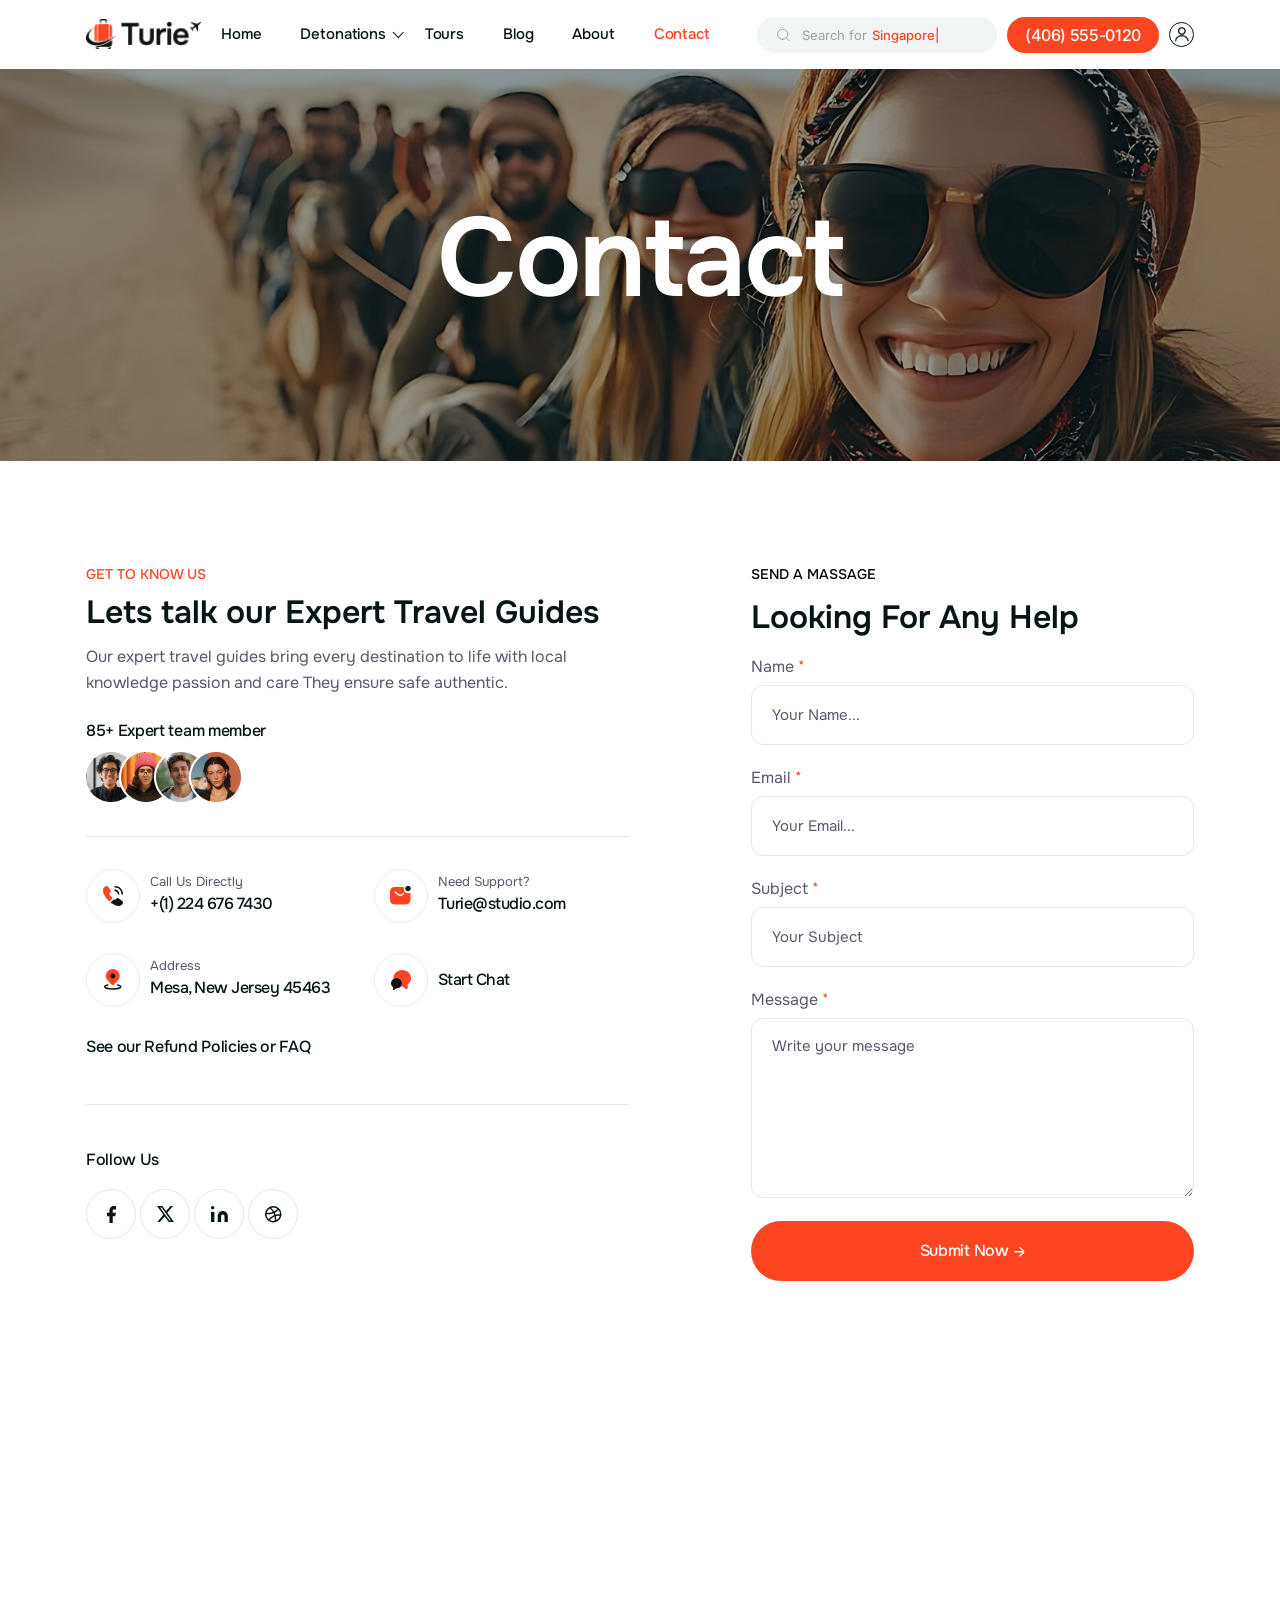
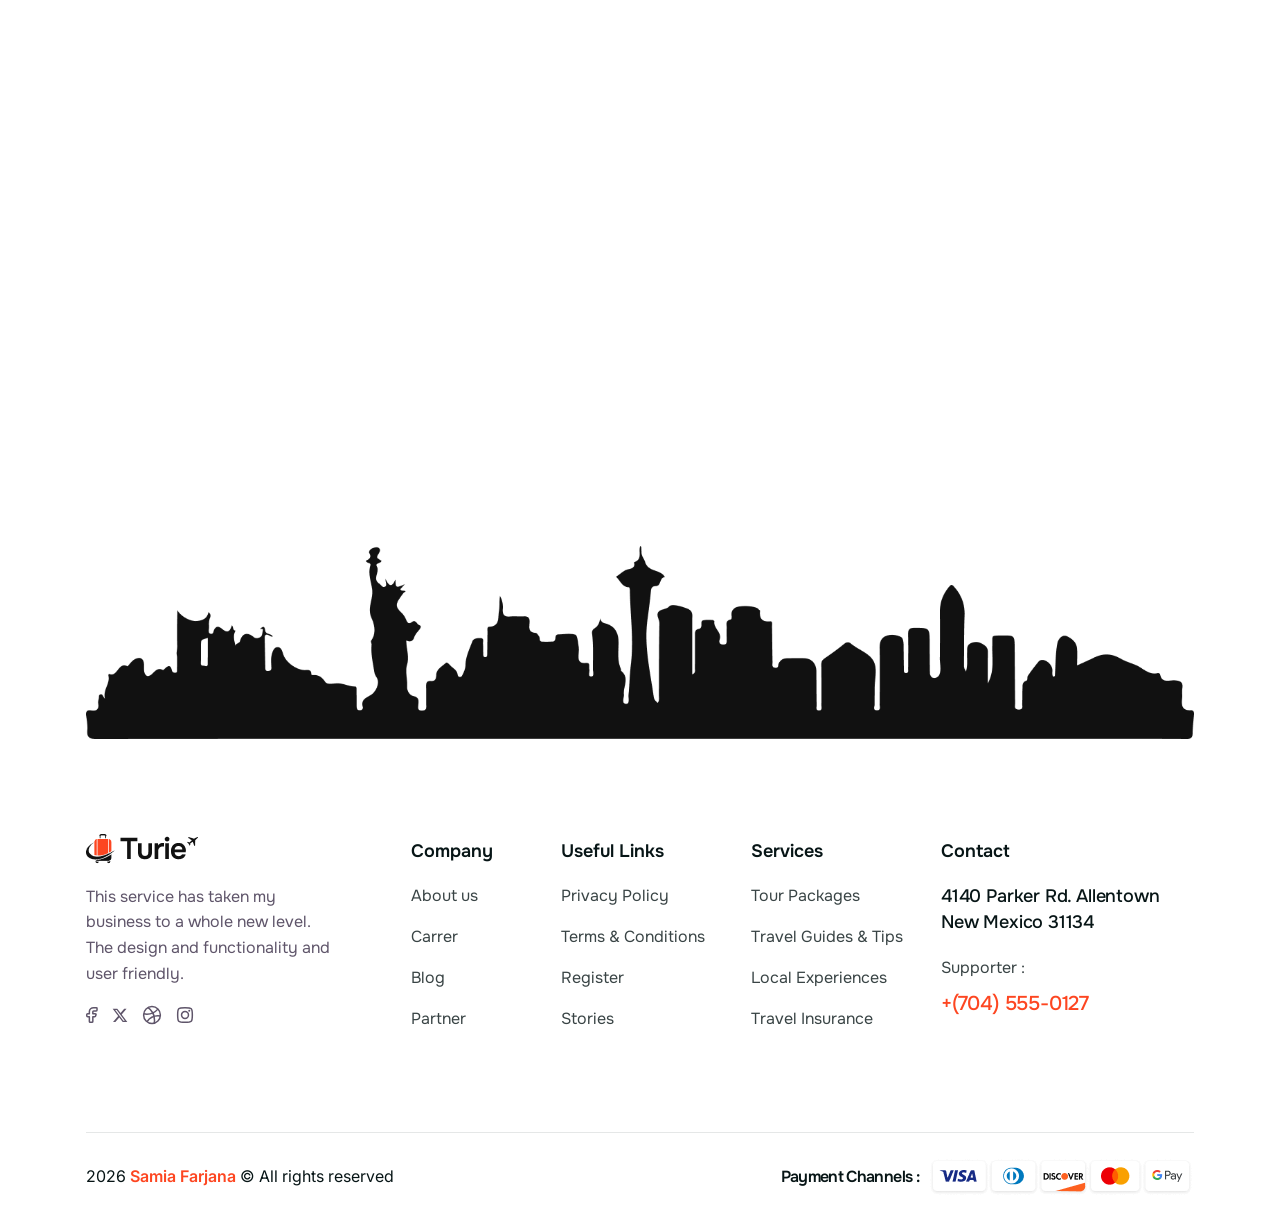
<file: contact.html>
<!doctype html>
<html class="no-js" lang="zxx">

<head>
   <meta charset="utf-8">
   <meta http-equiv="x-ua-compatible" content="ie=edge">
   <title>Turie – Travel & Tour Booking</title>
   <meta name="description" content="">
   <meta name="viewport" content="width=device-width, initial-scale=1">

   <!-- Place favicon.ico in the root directory -->
   <link rel="shortcut icon" type="image/x-icon" href="assets/img/logo/favicon.png">

   <!-- CSS here -->
   <link rel="stylesheet" href="assets/css/bootstrap.css">
   <link rel="stylesheet" href="assets/css/swiper-bundle.css">
   <link rel="stylesheet" href="assets/css/magnific-popup.css">
   <link rel="stylesheet" href="assets/css/font-awesome-pro.css">
   <link rel="stylesheet" href="assets/css/daterangepicker.css">
   <link rel="stylesheet" href="assets/css/range-slider.css">
   <link rel="stylesheet" href="assets/css/spacing.css">
   <link rel="stylesheet" href="assets/css/main.css">
</head>

<body>
   <!--[if lte IE 9]>
      <p class="browserupgrade">You are using an <strong>outdated</strong> browser. Please <a href="https://browsehappy.com/">upgrade your browser</a> to improve your experience and security.</p>
      <![endif]-->

   <!-- preloader-here start -->
   <div id="loading">
      <div class="loader">
         <div class="plane">
            <img src="assets/img/preloader/fly.png" class="plane-img">
         </div>
         <div class="earth-wrapper">
            <div class="earth"></div>
         </div>  
      </div>
   </div>
   <!-- preloader-here end -->

   <!-- back to top start -->
   <div class="back-to-top-wrapper">
      <button id="back_to_top" type="button" class="back-to-top-btn">
         <svg width="12" height="7" viewBox="0 0 12 7" fill="none" xmlns="http://www.w3.org/2000/svg">
            <path d="M11 6L6 1L1 6" stroke="currentColor" stroke-width="1.5" stroke-linecap="round" stroke-linejoin="round" />
         </svg>
      </button>
   </div>
   <!-- back to top end -->

   <!-- tp-offcanvas start -->
   <div class="tp-offcanvas">
      <div class="tp-offcanvas-header mb-30">
         <div class="tp-offcanvas-logo">
            <a href="index.html"><img data-width="108" src="assets/img/logo/logo.png" alt=""></a>
         </div>
         <div class="tp-offcanvas-close">
            <button class="tp-offcanvas-close-button"><i class="fal fa-times"></i></button>
         </div>
      </div>
      <div class="tp-header-search p-relative mb-30">
         <form action="#">
            <input class="tp-input" type="text" placeholder="Search for Thailand">
            <button class="tp-header-search-btn" type="submit">
               <svg width="13" height="13" viewBox="0 0 13 13" fill="none" xmlns="http://www.w3.org/2000/svg">
                  <path d="M5.64267 10.7857C8.48288 10.7857 10.7853 8.48318 10.7853 5.64286C10.7853 2.80254 8.48288 0.5 5.64267 0.5C2.80245 0.5 0.5 2.80254 0.5 5.64286C0.5 8.48318 2.80245 10.7857 5.64267 10.7857Z" stroke="currentColor" stroke-linecap="round" stroke-linejoin="round" />
                  <path d="M12.5 12.5L9.92871 9.92857" stroke="currentColor" stroke-linecap="round" stroke-linejoin="round" />
               </svg>
            </button>
         </form>
      </div>
      <div class="tp-offcanvas-menu mb-50">
         <nav> 
         </nav>
      </div>
      <div class="tp-offcanvas-content mb-40">
         <h3 class="tp-offcanvas-title"> Hello There!</h3>
         <p>Lorem ipsum dolor sit amet, consect etur adipiscing elit. </p>
      </div>
      <div class="tp-offcanvas-gallery mb-50">
         <a class="popup-image" href="assets/img/tour/01.jpg"><img src="assets/img/tour/01.jpg" alt="tour"></a>
         <a class="popup-image" href="assets/img/tour/02.jpg"><img src="assets/img/tour/02.jpg" alt="tour"></a>
         <a class="popup-image" href="assets/img/tour/03.jpg"><img src="assets/img/tour/03.jpg" alt="tour"></a>
         <a class="popup-image" href="assets/img/tour/04.jpg"><img src="assets/img/tour/04.jpg" alt="tour"></a>
      </div>
      <div class="tp-offcanvas-info mb-50">
         <h3 class="tp-offcanvas-title">Information</h3>
         <span><a href="#">+ 4 20 7700 1007</a></span>
         <span><a href="#">hello@turie.com</a></span>
         <span><a href="#">Avenue de Roma 158b, Lisboa</a></span>
      </div>
      <div class="tp-offcanvas-social">
         <h3 class="tp-offcanvas-title"> Follow Us</h3>
         <a href="#">
            <svg xmlns="http://www.w3.org/2000/svg" width="12" height="18" viewBox="0 0 12 18" fill="none">
               <path fill-rule="evenodd" clip-rule="evenodd" d="M1.62839 7.77713C0.911363 7.77713 0.761719 7.91782 0.761719 8.59194V9.81416C0.761719 10.4883 0.911363 10.629 1.62839 10.629H3.36172V15.5179C3.36172 16.192 3.51136 16.3327 4.22839 16.3327H5.96172C6.67874 16.3327 6.82839 16.192 6.82839 15.5179V10.629H8.77466C9.31846 10.629 9.45859 10.5296 9.60798 10.038L9.97941 8.81579C10.2353 7.97368 10.0776 7.77713 9.14609 7.77713H6.82839V5.74009C6.82839 5.29008 7.21641 4.92527 7.69505 4.92527H10.1617C10.8787 4.92527 11.0284 4.78458 11.0284 4.11046V2.48083C11.0284 1.80671 10.8787 1.66602 10.1617 1.66602H7.69505C5.30182 1.66602 3.36172 3.49004 3.36172 5.74009V7.77713H1.62839Z" stroke="currentColor" stroke-width="1.5" stroke-linejoin="round"></path>
            </svg>
         </a>
         <a href="#">
            <svg xmlns="http://www.w3.org/2000/svg" width="16" height="14" viewBox="0 0 16 14" fill="none">
               <path fill-rule="evenodd" clip-rule="evenodd" d="M5.28884 0.714844H0.666992L6.14691 7.9153L1.01754 13.9556H3.38746L7.26697 9.38713L10.7118 13.9136H15.3337L9.69453 6.50391L9.70451 6.51669L14.5599 0.798959H12.19L8.58427 5.04503L5.28884 0.714844ZM3.21817 1.97588H4.65702L12.7825 12.6525H11.3436L3.21817 1.97588Z" fill="currentColor"></path>
            </svg>
         </a>
         <a href="#">
            <svg width="20" height="20" viewBox="0 0 20 20" fill="none" xmlns="http://www.w3.org/2000/svg">
               <circle cx="9.99991" cy="9.99991" r="8.38077" stroke="currentColor" stroke-width="1.5"></circle>
               <path d="M18.3799 11.0604C17.6032 10.9148 16.8043 10.8389 15.9891 10.8389C11.5034 10.8389 7.51372 13.1373 4.9707 16.7054" stroke="currentColor" stroke-width="1.5" stroke-linejoin="round"></path>
               <path d="M15.8665 4.13281C13.2437 7.2064 9.30255 9.16128 4.8957 9.16128C3.76828 9.16128 2.67133 9.03332 1.61914 8.79143" stroke="currentColor" stroke-width="1.5" stroke-linejoin="round"></path>
               <path d="M12.1938 18.3815C12.4039 17.3641 12.5142 16.3104 12.5142 15.2309C12.5142 9.93756 9.86111 5.26259 5.80957 2.45801" stroke="currentColor" stroke-width="1.5" stroke-linejoin="round"></path>
            </svg>
         </a>
         <a href="#">
            <svg width="18" height="18" viewBox="0 0 18 18" fill="none" xmlns="http://www.w3.org/2000/svg">
               <path d="M1.66602 8.99935C1.66602 5.54238 1.66602 3.8139 2.73996 2.73996C3.8139 1.66602 5.54238 1.66602 8.99935 1.66602C12.4563 1.66602 14.1848 1.66602 15.2587 2.73996C16.3327 3.8139 16.3327 5.54238 16.3327 8.99935C16.3327 12.4563 16.3327 14.1848 15.2587 15.2587C14.1848 16.3327 12.4563 16.3327 8.99935 16.3327C5.54238 16.3327 3.8139 16.3327 2.73996 15.2587C1.66602 14.1848 1.66602 12.4563 1.66602 8.99935Z" stroke="currentColor" stroke-width="1.5" stroke-linejoin="round"></path>
               <path d="M12.4747 9.00103C12.4747 10.9195 10.9195 12.4747 9.00103 12.4747C7.08256 12.4747 5.52734 10.9195 5.52734 9.00103C5.52734 7.08256 7.08256 5.52734 9.00103 5.52734C10.9195 5.52734 12.4747 7.08256 12.4747 9.00103Z" stroke="currentColor" stroke-width="1.5"></path>
               <path d="M13.251 4.75391L13.242 4.75391" stroke="currentColor" stroke-width="2" stroke-linecap="round" stroke-linejoin="round"></path>
            </svg>
         </a>
      </div>
   </div>
   <div class="tp-offcanvas-overlay"></div>
   <!-- tp-offcanvas end -->


   <header class="tp-header-height">

      <!-- header-area-start -->
      <div id="header-sticky" class="tp-header-blur tp-header-area tp-header-lg-ptb">
         <div class="container">
            <div class="row align-items-center">
               <div class="col-xl-7 col-6">
                  <div class="tp-header-left d-flex align-items-center">
                     <div class="tp-header-logo mr-60">
                        <a href="index.html">
                           <img width="115" src="assets/img/logo/logo.png" alt="">
                        </a>
                     </div>
                     <div class="tp-main-menu tp-menu-dropdown d-none d-xl-block">
                        <nav class="tp-mobile-menu-active">
                                 <ul>
                                    <li>
                                       <a href="index.html">Home</a>
                                    </li>
                                    <li class="has-dropdown">
                                       <a href="#.html">Detonations</a>
                                       <div class="sub-menu tp-megamenu-wrapper">
                                          <div class="row">
                                             <div class="col-xl-4">
                                                <div class="tp-megamenu-list">
                                                   <ul>
                                                      <li>
                                                         <a href="city-details.html" class="d-flex align-items-center gap-2">
                                                            <div class="tp-megamenu-list-thumb">
                                                               <img src="assets/img/menu/01.jpg" alt="des">
                                                            </div>
                                                            <div class="tp-megamenu-list-content">
                                                               <span class="tp-megamenu-list-subtitle">Things to do in</span>
                                                               <span class="tp-megamenu-list-title">Osaka</span>
                                                            </div>
                                                         </a>
                                                      </li>
                                                      <li>
                                                         <a href="city-details.html" class="d-flex align-items-center gap-2">
                                                            <div class="tp-megamenu-list-thumb">
                                                               <img src="assets/img/menu/02.jpg" alt="des">
                                                            </div>
                                                            <div class="tp-megamenu-list-content">
                                                               <span class="tp-megamenu-list-subtitle">Things to do in</span>
                                                               <span class="tp-megamenu-list-title">Sapporo</span>
                                                            </div>
                                                         </a>
                                                      </li>
                                                      <li>
                                                         <a href="city-details.html" class="d-flex align-items-center gap-2">
                                                            <div class="tp-megamenu-list-thumb">
                                                               <img src="assets/img/menu/03.jpg" alt="des">
                                                            </div>
                                                            <div class="tp-megamenu-list-content">
                                                               <span class="tp-megamenu-list-subtitle">Things to do in</span>
                                                               <span class="tp-megamenu-list-title">Scotland</span>
                                                            </div>
                                                         </a>
                                                      </li>
                                                      <li>
                                                         <a href="city-details.html" class="d-flex align-items-center gap-2">
                                                            <div class="tp-megamenu-list-thumb">
                                                               <img src="assets/img/menu/04.jpg" alt="des">
                                                            </div>
                                                            <div class="tp-megamenu-list-content">
                                                               <span class="tp-megamenu-list-subtitle">Things to do in</span>
                                                               <span class="tp-megamenu-list-title">Los Angeles</span>
                                                            </div>
                                                         </a>
                                                      </li>
                                                   </ul>
                                                </div>
                                             </div>
                                             <div class="col-xl-4">
                                                <div class="tp-megamenu-list">
                                                   <ul>
                                                      <li>
                                                         <a href="city-details.html" class="d-flex align-items-center gap-2">
                                                            <div class="tp-megamenu-list-thumb">
                                                               <img src="assets/img/menu/05.jpg" alt="des">
                                                            </div>
                                                            <div class="tp-megamenu-list-content">
                                                               <span class="tp-megamenu-list-subtitle">Things to do in</span>
                                                               <span class="tp-megamenu-list-title">Greece</span>
                                                            </div>
                                                         </a>
                                                      </li>
                                                      <li>
                                                         <a href="city-details.html" class="d-flex align-items-center gap-2">
                                                            <div class="tp-megamenu-list-thumb">
                                                               <img src="assets/img/menu/06.jpg" alt="des">
                                                            </div>
                                                            <div class="tp-megamenu-list-content">
                                                               <span class="tp-megamenu-list-subtitle">Things to do in</span>
                                                               <span class="tp-megamenu-list-title">Turkey</span>
                                                            </div>
                                                         </a>
                                                      </li>
                                                      <li>
                                                         <a href="city-details.html" class="d-flex align-items-center gap-2">
                                                            <div class="tp-megamenu-list-thumb">
                                                               <img src="assets/img/destination/six/thumb.jpg" alt="des">
                                                            </div>
                                                            <div class="tp-megamenu-list-content">
                                                               <span class="tp-megamenu-list-subtitle">Things to do in</span>
                                                               <span class="tp-megamenu-list-title">Maldives</span>
                                                            </div>
                                                         </a>
                                                      </li>
                                                      <li>
                                                         <a href="city-details.html" class="d-flex align-items-center gap-2">
                                                            <div class="tp-megamenu-list-thumb">
                                                               <img src="assets/img/destination/six/thumb-2.jpg" alt="des">
                                                            </div>
                                                            <div class="tp-megamenu-list-content">
                                                               <span class="tp-megamenu-list-subtitle">Things to do in</span>
                                                               <span class="tp-megamenu-list-title">Canada</span>
                                                            </div>
                                                         </a>
                                                      </li>
                                                   </ul>
                                                </div>
                                             </div>
                                             <div class="col-xl-4">
                                                <div class="tp-megamenu-list">
                                                   <ul>
                                                      <li>
                                                         <a href="city-details.html" class="d-flex align-items-center gap-2">
                                                            <div class="tp-megamenu-list-thumb">
                                                               <img src="assets/img/destination/six/thumb-3.jpg" alt="des">
                                                            </div>
                                                            <div class="tp-megamenu-list-content">
                                                               <span class="tp-megamenu-list-subtitle">Things to do in</span>
                                                               <span class="tp-megamenu-list-title">Indonesia</span>
                                                            </div>
                                                         </a>
                                                      </li>
                                                      <li>
                                                         <a href="city-details.html" class="d-flex align-items-center gap-2">
                                                            <div class="tp-megamenu-list-thumb">
                                                               <img src="assets/img/destination/six/thumb-4.jpg" alt="des">
                                                            </div>
                                                            <div class="tp-megamenu-list-content">
                                                               <span class="tp-megamenu-list-subtitle">Things to do in</span>
                                                               <span class="tp-megamenu-list-title">Australia</span>
                                                            </div>
                                                         </a>
                                                      </li>
                                                      <li>
                                                         <a href="city-details.html" class="d-flex align-items-center gap-2">
                                                            <div class="tp-megamenu-list-thumb">
                                                               <img src="assets/img/destination/six/thumb-5.jpg" alt="des">
                                                            </div>
                                                            <div class="tp-megamenu-list-content">
                                                               <span class="tp-megamenu-list-subtitle">Things to do in</span>
                                                               <span class="tp-megamenu-list-title">Switzerland</span>
                                                            </div>
                                                         </a>
                                                      </li>
                                                      <li>
                                                         <a href="city-details.html" class="d-flex align-items-center gap-2">
                                                            <div class="tp-megamenu-list-thumb">
                                                               <img src="assets/img/destination/six/thumb-6.jpg" alt="des">
                                                            </div>
                                                            <div class="tp-megamenu-list-content">
                                                               <span class="tp-megamenu-list-subtitle">Things to do in</span>
                                                               <span class="tp-megamenu-list-title">Thailand</span>
                                                            </div>
                                                         </a>
                                                      </li>
                                                   </ul>
                                                </div>
                                             </div>
                                          </div>
                                       </div>
                                    </li>
                                    <li>
                                       <a href="tour.html">Tours</a>
                                    </li>
                                    <li>
                                       <a href="blog.html">Blog</a>
                                    </li>
                                    <li>
                                       <a href="about.html">About</a>
                                    </li>
                                    <li class="active">
                                       <a href="contact.html">Contact</a>
                                    </li>
                                 </ul>
                              </nav>
                     </div>
                  </div>
               </div>
               <div class="col-xl-5 col-6">
                  <div class="tp-header-option d-flex align-items-center justify-content-end">
                     <div class="tp-header-search p-relative d-none d-xl-block">
                        <form action="#">
                           <div class="tp-header-typing-wrap">
                              <span class="typed-text"></span>
                              <div class="typed-strings d-none">
                                 <span>Singapore</span>
                                 <span>Maldives</span>
                                 <span>Dubai</span>
                                 <span>Thailand</span>
                                 <span>Vietnam</span>
                                 <span>Kashmir</span>
                              </div>
                           </div>
                           <input class="tp-input" type="text" placeholder="Search for">
                           <button class="tp-header-search-btn" type="submit">
                              <svg width="13" height="13" viewBox="0 0 13 13" fill="none" xmlns="http://www.w3.org/2000/svg">
                                 <path d="M5.64267 10.7857C8.48288 10.7857 10.7853 8.48318 10.7853 5.64286C10.7853 2.80254 8.48288 0.5 5.64267 0.5C2.80245 0.5 0.5 2.80254 0.5 5.64286C0.5 8.48318 2.80245 10.7857 5.64267 10.7857Z" stroke="currentColor" stroke-linecap="round" stroke-linejoin="round" />
                                 <path d="M12.5 12.5L9.92871 9.92857" stroke="currentColor" stroke-linecap="round" stroke-linejoin="round" />
                              </svg>
                           </button>
                        </form>
                     </div>
                     <div class="tp-header-contact ml-10 d-none d-sm-block">
                        <a href="tel:(406)555-0120">(406) 555-0120</a>
                     </div>
                     <div class="tp-header-top-menu-item tp-header-login ml-10 d-none d-xl-block">
                        <span class="tp-header-login-btn" id="tp-header-login-btn">
                           <svg width="14" height="15" viewBox="0 0 14 15" fill="none" xmlns="http://www.w3.org/2000/svg">
                              <path d="M6.84473 8.18158C10.3622 8.18158 13.3237 10.6105 13.5391 13.7441L13.5361 13.8535C13.5034 14.097 13.2968 14.2697 13.0654 14.289L13.0645 14.29C12.7649 14.313 12.5416 14.0808 12.5195 13.8163V13.8144C12.3342 11.2383 9.85653 9.20209 6.84473 9.20209C3.81703 9.20222 1.34055 11.2545 1.1709 13.83V13.832C1.15142 14.0657 0.978315 14.2535 0.763672 14.2968L0.668945 14.3056H0.625V14.3046C0.335307 14.282 0.128516 14.0353 0.151367 13.7597C0.366927 10.6106 3.32725 8.18171 6.84473 8.18158Z" fill="currentColor" stroke="currentColor" stroke-width="0.3" />
                              <path d="M6.84473 0.149597C8.94337 0.149833 10.6426 1.84973 10.6426 3.94843C10.6423 6.04692 8.94322 7.74604 6.84473 7.74628C4.74603 7.74628 3.04613 6.04707 3.0459 3.94843C3.0459 1.84958 4.74588 0.149597 6.84473 0.149597ZM6.84473 1.18573C5.32757 1.18573 4.08203 2.43127 4.08203 3.94843C4.08227 5.46538 5.32772 6.71014 6.84473 6.71014C8.36154 6.7099 9.60621 5.46524 9.60645 3.94843C9.60645 2.43141 8.36169 1.18597 6.84473 1.18573Z" fill="currentColor" stroke="currentColor" stroke-width="0.3" />
                           </svg>
                        </span>
                        <ul>
                           <li>
                              <a href="login.html"><i class="icon far fa-user"></i> Login</a>
                           </li>
                           <li>
                              <a href="register.html"> <i class="icon fas fa-user-plus"></i> Register</a>
                           </li>
                        </ul>
                     </div>
                     <div class="tp-header-toogle-wrapper d-xl-none ml-10">
                        <button class="tp-header-toogle">
                           <span></span>
                           <span></span>
                        </button>
                     </div>
                  </div>
               </div>
            </div>
         </div>
      </div>
      <!-- header-area-end -->

   </header>

   <main>

      <!-- breadcrumb-area-start -->
      <div class="tp-breadcrumb-area tp-breadcrumb-ptb tp-breadcrumb-overly bg-position" data-background="assets/img/breadcrumb/bg-12.jpg">
         <div class="container">
            <div class="row">
               <div class="col-12">
                  <div class="tp-breadcrumb-wrap text-center">
                     <h2 class="tp-breadcrumb-title fs-112 text-center mb-0">Contact</h2>
                  </div>
               </div>
            </div>
         </div>
      </div>
      <!-- breadcrumb-area-end -->

      <!-- tp-contact-area-start -->
      <div class="tp-contact-area tp-tour-ptb-2 pt-140 pb-100">
         <div class="container container-1350">
            <div class="row">
               <div class="col-lg-7">
                  <div class="tp-contact-info-wrap mr-90 mb-40">
                     <span class="tp-section-two-subtitle d-inline-block mb-10">Get To Know Us</span>
                     <h3 class="tp-section-title fs-32 fw-600 mb-15">Lets talk our Expert Travel Guides</h3>
                     <p class="mb-25">Our expert travel guides bring every destination to life with local knowledge passion and care They ensure safe authentic.</p>
                     <h3 class="tp-contact-title-sm fw-500 mb-10">85+ Expert team member</h3>
                     <img src="assets/img/contact/user.png" alt="user">
                     <div class="tp-contact-info pb-40 mb-45">
                        <div class="row">
                           <div class="col-md-6">
                              <div class="tp-contact-info-item d-flex align-items-center mb-30">
                                 <span class="tp-contact-info-icon mr-10">
                                    <svg width="20" height="20" viewBox="0 0 20 20" fill="none" xmlns="http://www.w3.org/2000/svg">
                                       <path d="M15.6212 8.75021C15.1911 8.75021 14.851 8.40021 14.851 7.98021C14.851 7.61021 14.4809 6.84021 13.8607 6.17021C13.2505 5.52022 12.5804 5.14022 12.0202 5.14022C11.5901 5.14022 11.25 4.79022 11.25 4.37022C11.25 3.95022 11.6001 3.60022 12.0202 3.60022C13.0205 3.60022 14.0708 4.14022 14.991 5.11022C15.8513 6.02021 16.4014 7.15021 16.4014 7.97021C16.4014 8.40021 16.0513 8.75021 15.6212 8.75021Z" fill="#111111" />
                                       <path d="M19.23 8.74998C18.7999 8.74998 18.4598 8.39998 18.4598 7.97998C18.4598 4.42999 15.569 1.55 12.028 1.55C11.5979 1.55 11.2578 1.2 11.2578 0.779998C11.2578 0.359999 11.5979 0 12.018 0C16.4192 0 20.0002 3.57999 20.0002 7.97998C20.0002 8.39998 19.6501 8.74998 19.23 8.74998Z" fill="#111111" />
                                       <path d="M9.79269 12.21L6.52179 15.48C6.1617 15.16 5.8116 14.83 5.4715 14.49C4.44122 13.45 3.51097 12.36 2.68074 11.22C1.86051 10.08 1.20033 8.93998 0.720198 7.80998C0.240066 6.66998 0 5.57999 0 4.53999C0 3.85999 0.120033 3.20999 0.360099 2.60999C0.600165 2 0.98027 1.44 1.51042 0.939998C2.15059 0.309999 2.85078 0 3.59099 0C3.87106 0 4.15114 0.0599999 4.40121 0.18C4.66128 0.299999 4.89135 0.479999 5.07139 0.739998L7.39203 4.00999C7.57208 4.25999 7.70212 4.48999 7.79214 4.70999C7.88217 4.91999 7.93218 5.12999 7.93218 5.31999C7.93218 5.55999 7.86216 5.79999 7.72212 6.02999C7.59209 6.25998 7.40204 6.49998 7.16197 6.73998L6.40176 7.52998C6.29173 7.63998 6.24172 7.76998 6.24172 7.92998C6.24172 8.00998 6.25172 8.07998 6.27173 8.15998C6.30173 8.23998 6.33174 8.29998 6.35175 8.35998C6.5318 8.68998 6.84188 9.11998 7.282 9.63998C7.73213 10.16 8.21226 10.69 8.7324 11.22C9.0925 11.57 9.4426 11.91 9.79269 12.21Z" fill="#FD4621" />
                                       <path d="M19.975 16.33C19.975 16.61 19.9249 16.9 19.8249 17.18C19.7949 17.26 19.7649 17.34 19.7249 17.42C19.5548 17.78 19.3348 18.12 19.0447 18.44C18.5546 18.98 18.0144 19.37 17.4043 19.62C17.3943 19.62 17.3843 19.63 17.3742 19.63C16.7841 19.87 16.1439 20 15.4537 20C14.4334 20 13.3431 19.76 12.1928 19.27C11.0425 18.78 9.89219 18.12 8.75188 17.29C8.36177 17 7.97166 16.71 7.60156 16.4L10.8725 13.13C11.1525 13.34 11.4026 13.5 11.6127 13.61C11.6627 13.63 11.7227 13.66 11.7927 13.69C11.8727 13.72 11.9528 13.73 12.0428 13.73C12.2128 13.73 12.3429 13.67 12.4529 13.56L13.2131 12.81C13.4632 12.56 13.7032 12.37 13.9333 12.25C14.1634 12.11 14.3934 12.04 14.6435 12.04C14.8335 12.04 15.0336 12.08 15.2537 12.17C15.4737 12.26 15.7038 12.39 15.9539 12.56L19.2648 14.91C19.5248 15.09 19.7049 15.3 19.8149 15.55C19.9149 15.8 19.975 16.05 19.975 16.33Z" fill="#111111" />
                                    </svg>
                                 </span>
                                 <div class="tp-contact-info-text">
                                    <span>Call Us Directly</span>
                                    <a href="tel:+12246767430">+(1) 224 676 7430</a>
                                 </div>
                              </div>
                           </div>
                           <div class="col-md-6">
                              <div class="tp-contact-info-item d-flex align-items-center mb-30">
                                 <span class="tp-contact-info-icon mr-10">
                                    <svg width="21" height="19" viewBox="0 0 21 19" fill="none" xmlns="http://www.w3.org/2000/svg">
                                       <path d="M17.9918 5.13992C19.4112 5.13992 20.5618 3.98931 20.5618 2.56996C20.5618 1.15061 19.4112 0 17.9918 0C16.5725 0 15.4219 1.15061 15.4219 2.56996C15.4219 3.98931 16.5725 5.13992 17.9918 5.13992Z" fill="#111111" />
                                       <path d="M17.9918 5.13992C19.4112 5.13992 20.5618 3.98931 20.5618 2.56996C20.5618 1.15061 19.4112 0 17.9918 0C16.5725 0 15.4219 1.15061 15.4219 2.56996C15.4219 3.98931 16.5725 5.13992 17.9918 5.13992Z" fill="#111111" />
                                       <path d="M19.2439 6.96231C19.8915 6.75671 20.5597 7.26043 20.5597 7.94918V13.3358C20.5597 16.9338 18.5037 18.4757 15.4198 18.4757H5.13992C2.05597 18.4757 0 16.9338 0 13.3358V6.13992C0 2.54198 2.05597 1 5.13992 1H12.9629C13.6311 1 14.0834 1.6168 13.96 2.26443C13.8367 2.87094 13.8572 3.51857 14.0423 4.18676C14.4226 5.56426 15.5431 6.66419 16.9206 7.02399C17.7327 7.22959 18.5243 7.18847 19.2439 6.96231Z" fill="#FD4621" />
                                       <path d="M10.2809 10.1462C9.41737 10.1462 8.54359 9.87896 7.8754 9.33413L4.65781 6.76417C4.32885 6.49689 4.26718 6.01374 4.53445 5.68478C4.80173 5.35583 5.28487 5.29415 5.61382 5.56143L8.83142 8.13139C9.61269 8.75846 10.9388 8.75846 11.7201 8.13139L12.9331 7.16508C13.262 6.89781 13.7555 6.9492 14.0125 7.28844C14.2797 7.61739 14.2284 8.11083 13.8891 8.36782L12.6761 9.33413C12.0182 9.87896 11.1444 10.1462 10.2809 10.1462Z" fill="white" />
                                    </svg>
                                 </span>
                                 <div class="tp-contact-info-text">
                                    <span>Need Support?</span>
                                    <a href="mailto:Turie@studio.com">Turie@studio.com</a>
                                 </div>
                              </div>
                           </div>
                           <div class="col-md-6">
                              <div class="tp-contact-info-item d-flex align-items-center mb-30">
                                 <span class="tp-contact-info-icon mr-10">
                                    <svg width="18" height="21" viewBox="0 0 18 21" fill="none" xmlns="http://www.w3.org/2000/svg">
                                       <path d="M3.75 16C1.92107 16.4117 0.75 17.0443 0.75 17.7537C0.75 18.9943 4.33172 20 8.75 20C13.1683 20 16.75 18.9943 16.75 17.7537C16.75 17.0443 15.5789 16.4117 13.75 16" stroke="#111111" stroke-width="1.5" stroke-linecap="round" />
                                       <path d="M10.0074 15.4936C9.6701 15.8184 9.2193 16 8.7502 16C8.281 16 7.8302 15.8184 7.4929 15.4936C4.4043 12.5008 0.26519 9.1575 2.28371 4.30373C3.3751 1.67932 5.99494 0 8.7502 0C11.5054 0 14.1252 1.67933 15.2166 4.30373C17.2326 9.1514 13.1036 12.5111 10.0074 15.4936Z" fill="#FD4621" />
                                       <path d="M11.25 7C11.25 8.3807 10.1307 9.5 8.75 9.5C7.3693 9.5 6.25 8.3807 6.25 7C6.25 5.61929 7.3693 4.5 8.75 4.5C10.1307 4.5 11.25 5.61929 11.25 7Z" fill="#111111" />
                                    </svg>
                                 </span>
                                 <div class="tp-contact-info-text">
                                    <span>Address</span>
                                    <a href="#">Mesa, New Jersey 45463</a>
                                 </div>
                              </div>
                           </div>
                           <div class="col-md-6">
                              <div class="tp-contact-info-item d-flex align-items-center mb-30">
                                 <span class="tp-contact-info-icon mr-10">
                                    <svg width="20" height="20" viewBox="0 0 20 20" fill="none" xmlns="http://www.w3.org/2000/svg">
                                       <path d="M16.4738 14.83L16.8638 17.99C16.9638 18.82 16.0738 19.4 15.3638 18.97L11.1738 16.48C10.7138 16.48 10.2638 16.45 9.82376 16.39C10.5638 15.52 11.0038 14.42 11.0038 13.23C11.0038 10.39 8.54375 8.09003 5.50375 8.09003C4.34375 8.09003 3.27376 8.42 2.38376 9C2.35376 8.75 2.34375 8.49999 2.34375 8.23999C2.34375 3.68999 6.29375 0 11.1738 0C16.0538 0 20.0038 3.68999 20.0038 8.23999C20.0038 10.94 18.6138 13.33 16.4738 14.83Z" fill="#FD4621" />
                                       <path d="M11 13.23C11 14.42 10.56 15.5201 9.82001 16.3901C8.83001 17.5901 7.26 18.36 5.5 18.36L2.89 19.91C2.45 20.18 1.89 19.81 1.95 19.3L2.2 17.3301C0.859997 16.4001 0 14.91 0 13.23C0 11.47 0.940005 9.92006 2.38 9.00006C3.27 8.42006 4.34 8.09009 5.5 8.09009C8.54 8.09009 11 10.39 11 13.23Z" fill="#111111" />
                                    </svg>
                                 </span>
                                 <div class="tp-contact-info-text">
                                    <a href="#">Start Chat</a>
                                 </div>
                              </div>
                           </div>
                        </div>
                        <h3 class="tp-contact-title-sm fw-500">See our Refund Policies or FAQ</h3>
                     </div>
                     <div class="tp-contact-social">
                        <h3 class="tp-contact-title-sm fw-500 mb-20">Follow Us</h3>
                        <div class="postbox-social tp-bounce d-flex align-items-center gap-1">
                           <a href="#">
                              <svg width="9" height="17" viewBox="0 0 9 17" fill="none" xmlns="http://www.w3.org/2000/svg">
                                 <path d="M9 0H6.54545C5.46048 0 4.41994 0.447767 3.65275 1.2448C2.88555 2.04183 2.45455 3.12283 2.45455 4.25V6.8H0V10.2H2.45455V17H5.72727V10.2H8.18182L9 6.8H5.72727V4.25C5.72727 4.02457 5.81347 3.80837 5.96691 3.64896C6.12035 3.48955 6.32846 3.4 6.54545 3.4H9V0Z" fill="currentColor" />
                              </svg>
                              <span></span>
                           </a>
                           <a href="#">
                              <svg width="17" height="16" viewBox="0 0 17 16" fill="none" xmlns="http://www.w3.org/2000/svg">
                                 <path d="M13.3885 0H15.9953L10.3002 6.77744L17 16H11.7541L7.64539 10.4066L2.94405 16H0.335697L6.42711 8.75077L0 0H5.37904L9.09299 5.11262L13.3885 0ZM12.4736 14.3754H13.918L4.59417 1.53928H3.04413L12.4736 14.3754Z" fill="currentColor" />
                              </svg>
                              <span></span>
                           </a>
                           <a href="#">
                              <svg width="17" height="16" viewBox="0 0 17 16" fill="none" xmlns="http://www.w3.org/2000/svg">
                                 <path d="M11.7875 5.05225C13.1277 5.05225 14.413 5.58459 15.3607 6.53218C16.3083 7.47977 16.8407 8.76497 16.8407 10.1051V16H13.4719V10.1051C13.4719 9.65836 13.2945 9.22996 12.9786 8.9141C12.6627 8.59824 12.2343 8.42079 11.7875 8.42079C11.3408 8.42079 10.9124 8.59824 10.5965 8.9141C10.2806 9.22996 10.1031 9.65836 10.1031 10.1051V16H6.73438V10.1051C6.73438 8.76497 7.26676 7.47977 8.21441 6.53218C9.16206 5.58459 10.4474 5.05225 11.7875 5.05225Z" fill="currentColor" />
                                 <path d="M3.36877 5.89188H0V15.9975H3.36877V5.89188Z" fill="currentColor" />
                                 <path d="M1.68439 3.36854C2.61465 3.36854 3.36877 2.61447 3.36877 1.68427C3.36877 0.754073 2.61465 0 1.68439 0C0.754126 0 0 0.754073 0 1.68427C0 2.61447 0.754126 3.36854 1.68439 3.36854Z" fill="currentColor" />
                              </svg>
                              <span></span>
                           </a>
                           <a href="#">
                              <svg width="17" height="17" viewBox="0 0 17 17" fill="none" xmlns="http://www.w3.org/2000/svg">
                                 <ellipse cx="8.25" cy="8.24941" rx="7.5" ry="7.49941" stroke="currentColor" stroke-width="1.5" />
                                 <path d="M15.75 9.19825C15.0549 9.0679 14.34 8.99997 13.6104 8.99997C9.59614 8.99997 6.02576 11.0567 3.75 14.2496" stroke="currentColor" stroke-width="1.5" stroke-linejoin="round" />
                                 <path d="M13.5 2.99973C11.1529 5.75008 7.62592 7.49937 3.68221 7.49937C2.67327 7.49937 1.69161 7.38488 0.75 7.16842" stroke="currentColor" stroke-width="1.5" stroke-linejoin="round" />
                                 <path d="M10.2133 15.75C10.4013 14.8396 10.5 13.8967 10.5 12.9308C10.5 8.19407 8.12575 4.01074 4.5 1.5011" stroke="currentColor" stroke-width="1.5" stroke-linejoin="round" />
                              </svg>
                              <span></span>
                           </a>
                        </div>
                     </div>
                  </div>
               </div>
               <div class="col-lg-5">
                  <div class="tp-tour-review-form-wrap mb-40">
                     <div class="tp-tour-review-form-content d-block">
                        <span class="tp-section-two-subtitle text-black d-inline-block mb-15">Send a massage</span>
                        <h2 class="tp-section-title fs-32 fw-600 mb-20">Looking For Any Help</h2>
                        <div class="tp-contact-form tp-tour-review-form">
                           <form id="contact-form" action="https://html.aqlova.com/turie-demo/turie/assets/mail.php" method="POST">
                              <div class="row">
                                 <div class="col-lg-12">
                                    <div class="tp-review-input mb-20">
                                       <label class="tp-label mb-5" for="name">Name <span>*</span></label>
                                       <input class="tp-input" name="name" type="text" id="name" placeholder="Your Name...">
                                    </div>
                                 </div>
                                 <div class="col-lg-12">
                                    <div class="tp-review-input mb-20">
                                       <label class="tp-label mb-5" for="email">Email <span>*</span></label>
                                       <input class="tp-input" name="email" type="email" id="email" placeholder="Your Email...">
                                    </div>
                                 </div>
                                 <div class="col-lg-12">
                                    <div class="tp-review-input mb-20">
                                       <label class="tp-label mb-5" for="subject">Subject <span>*</span></label>
                                       <input class="tp-input" name="website" type="text" id="subject" placeholder="Your Subject">
                                    </div>
                                 </div>
                                 <div class="col-lg-12">
                                    <div class="tp-review-input mb-15">
                                       <label class="tp-label mb-5" for="textarea">Message <span>*</span></label>
                                       <textarea class="tp-input tp-textarea" name="message" id="textarea"  placeholder="Write your message"></textarea>
                                    </div>
                                 </div>
                                 <div class="col-lg-12">
                                    <div class="tp-contact-form-btn">
                                       <button class="tp-btn tp-btn-xl w-100 text-center" type="submit">Submit Now
                                          <svg width="11" height="10" viewBox="0 0 11 10" fill="none" xmlns="http://www.w3.org/2000/svg">
                                             <path d="M9.39844 4.82629H0.750259" stroke="currentColor" stroke-width="1.5" stroke-linecap="round" stroke-linejoin="round" />
                                             <path d="M5.87516 8.90262C5.87516 8.90262 9.71874 5.90043 9.71875 4.82626C9.71876 3.75209 5.8751 0.75 5.8751 0.75" stroke="currentColor" stroke-width="1.5" stroke-linecap="round" stroke-linejoin="round" />
                                          </svg>
                                       </button>
                                        <p class="ajax-response mt-5"></p>
                                    </div>
                                 </div>
                              </div>
                           </form>
                        </div>
                     </div>
                  </div>
               </div>
            </div>
         </div>
      </div>
      <!-- tp-contact-area-end -->

      <!-- tp-contact-map-area-start -->
      <div class="tp-contact-map p-relative fix pb-140">
         <div class="tp-contact-map-box">
            <iframe src="https://www.google.com/maps/embed?pb=!1m18!1m12!1m3!1d1510540.0480819119!2d42.0385954955818!3d42.31536428549862!2m3!1f0!2f0!3f0!3m2!1i1024!2i768!4f13.1!3m3!1m2!1s0x40440cd7e64f626b%3A0x4f907964122d4ac2!2sGeorgia!5e0!3m2!1sen!2sbd!4v1714619203308!5m2!1sen!2sbd" style="border:0;" allowfullscreen="" loading="lazy" referrerpolicy="no-referrer-when-downgrade"></iframe>
         </div>
      </div>
      <!-- tp-contact-map-area-end -->

   </main>

   <footer>
      <!-- tp-footer-area-start -->
      <div class="tp-footer-area tp-footer-two z-index-2">
         <div class="container">
            <div class="row">
               <div class="tp-footer-two-shape">
                  <img class="100%" src="assets/img/footer/two/shae.png" alt="tour">
               </div>
            </div>   
            <div class="tp-footer-widget-wrap pt-95 pb-70">
               <div class="row">
                  <div class="col-xxl-3 col-xl-3 col-lg-4 col-md-6 col-sm-6">
                     <div class="tp-footer-widget tp-footer-col-1 mb-30">
                        <div class="tp-footer-logo mb-20">
                           <a href="index.html">
                              <img data-width="112" src="assets/img/logo/logo.png" alt="">
                           </a>
                        </div>
                        <p class="tp-footer-dec">This service has taken my business to a<br>
                        whole new level. The design and functionality<br>
                        and user friendly.</p>
                        <div class="tp-footer-social">
                           <a href="#">
                              <svg xmlns="http://www.w3.org/2000/svg" width="12" height="18" viewBox="0 0 12 18" fill="none">
                                 <path fill-rule="evenodd" clip-rule="evenodd" d="M1.62839 7.77713C0.911363 7.77713 0.761719 7.91782 0.761719 8.59194V9.81416C0.761719 10.4883 0.911363 10.629 1.62839 10.629H3.36172V15.5179C3.36172 16.192 3.51136 16.3327 4.22839 16.3327H5.96172C6.67874 16.3327 6.82839 16.192 6.82839 15.5179V10.629H8.77466C9.31846 10.629 9.45859 10.5296 9.60798 10.038L9.97941 8.81579C10.2353 7.97368 10.0776 7.77713 9.14609 7.77713H6.82839V5.74009C6.82839 5.29008 7.21641 4.92527 7.69505 4.92527H10.1617C10.8787 4.92527 11.0284 4.78458 11.0284 4.11046V2.48083C11.0284 1.80671 10.8787 1.66602 10.1617 1.66602H7.69505C5.30182 1.66602 3.36172 3.49004 3.36172 5.74009V7.77713H1.62839Z" stroke="currentColor" stroke-width="1.5" stroke-linejoin="round"/>
                              </svg>
                           </a>
                           <a href="#">
                              <svg xmlns="http://www.w3.org/2000/svg" width="16" height="14" viewBox="0 0 16 14" fill="none">
                                 <path fill-rule="evenodd" clip-rule="evenodd" d="M5.28884 0.714844H0.666992L6.14691 7.9153L1.01754 13.9556H3.38746L7.26697 9.38713L10.7118 13.9136H15.3337L9.69453 6.50391L9.70451 6.51669L14.5599 0.798959H12.19L8.58427 5.04503L5.28884 0.714844ZM3.21817 1.97588H4.65702L12.7825 12.6525H11.3436L3.21817 1.97588Z" fill="currentColor"/>
                              </svg>
                           </a>
                           <a href="#">
                              <svg width="20" height="20" viewBox="0 0 20 20" fill="none" xmlns="http://www.w3.org/2000/svg">
                                 <circle cx="9.99991" cy="9.99991" r="8.38077" stroke="currentColor" stroke-width="1.5"/>
                                 <path d="M18.3799 11.0604C17.6032 10.9148 16.8043 10.8389 15.9891 10.8389C11.5034 10.8389 7.51372 13.1373 4.9707 16.7054" stroke="currentColor" stroke-width="1.5" stroke-linejoin="round"/>
                                 <path d="M15.8665 4.13281C13.2437 7.2064 9.30255 9.16128 4.8957 9.16128C3.76828 9.16128 2.67133 9.03332 1.61914 8.79143" stroke="currentColor" stroke-width="1.5" stroke-linejoin="round"/>
                                 <path d="M12.1938 18.3815C12.4039 17.3641 12.5142 16.3104 12.5142 15.2309C12.5142 9.93756 9.86111 5.26259 5.80957 2.45801" stroke="currentColor" stroke-width="1.5" stroke-linejoin="round"/>
                              </svg>
                           </a>
                           <a href="#">
                              <svg width="18" height="18" viewBox="0 0 18 18" fill="none" xmlns="http://www.w3.org/2000/svg">
                                 <path d="M1.66602 8.99935C1.66602 5.54238 1.66602 3.8139 2.73996 2.73996C3.8139 1.66602 5.54238 1.66602 8.99935 1.66602C12.4563 1.66602 14.1848 1.66602 15.2587 2.73996C16.3327 3.8139 16.3327 5.54238 16.3327 8.99935C16.3327 12.4563 16.3327 14.1848 15.2587 15.2587C14.1848 16.3327 12.4563 16.3327 8.99935 16.3327C5.54238 16.3327 3.8139 16.3327 2.73996 15.2587C1.66602 14.1848 1.66602 12.4563 1.66602 8.99935Z" stroke="currentColor" stroke-width="1.5" stroke-linejoin="round"/>
                                 <path d="M12.4747 9.00103C12.4747 10.9195 10.9195 12.4747 9.00103 12.4747C7.08256 12.4747 5.52734 10.9195 5.52734 9.00103C5.52734 7.08256 7.08256 5.52734 9.00103 5.52734C10.9195 5.52734 12.4747 7.08256 12.4747 9.00103Z" stroke="currentColor" stroke-width="1.5"/>
                                 <path d="M13.251 4.75391L13.242 4.75391" stroke="currentColor" stroke-width="2" stroke-linecap="round" stroke-linejoin="round"/>
                              </svg>
                           </a>
                        </div>
                     </div>
                  </div>
                  <div class="col-xxl-2 col-xl-2 col-lg-4 col-md-6 col-sm-6">
                     <div class="tp-footer-widget tp-footer-col-2 mb-30">
                        <h3 class="tp-footer-widget-title fw-600 mb-15">Company</h3>
                        <div class="tp-footer-widget-menu">
                           <ul>
                              <li><a href="#">About us</a></li>
                              <li><a href="#">Carrer</a></li>
                              <li><a href="#">Blog</a></li>
                              <li><a href="#">Partner</a></li>
                           </ul>
                        </div>
                     </div>
                  </div>
                  <div class="col-xxl-2 col-xl-2 col-lg-4 col-md-4 col-sm-6">
                     <div class="tp-footer-widget tp-footer-col-3 mb-30">
                        <h3 class="tp-footer-widget-title fw-600 mb-15">Useful Links</h3>
                        <div class="tp-footer-widget-menu">
                           <ul>
                              <li><a href="#">Privacy Policy</a></li>
                              <li><a href="#">Terms & Conditions</a></li>
                              <li><a href="#">Register</a></li>
                              <li><a href="#">Stories</a></li>
                           </ul>
                        </div>
                     </div>
                  </div>
                  <div class="col-xxl-3 col-xl-2 col-lg-4 col-md-4 col-sm-6">
                     <div class="tp-footer-widget tp-footer-col-4 mb-30">
                        <h3 class="tp-footer-widget-title fw-600 mb-15">Services</h3>
                        <div class="tp-footer-widget-menu">
                           <ul>
                              <li><a href="#">Tour Packages</a></li>
                              <li><a href="#">Travel Guides & Tips</a></li>
                              <li><a href="#">Local Experiences</a></li>
                              <li><a href="#">Travel Insurance</a></li>
                           </ul>
                        </div>
                     </div>
                  </div>
                  <div class="col-xxl-2 col-xl-3 col-lg-4 col-md-4 col-sm-6">
                     <div class="tp-footer-widget tp-footer-col-5 mb-30">
                        <h3 class="tp-footer-widget-title fw-600 mb-15">Contact</h3>
                        <div class="tp-footer-contact">
                           <a href="https://www.google.com/maps" target="_blank" class="location mb-20 d-inline-block">4140 Parker Rd. Allentown New Mexico 31134</a>
                           <span class="support d-block mb-10">Supporter :</span>
                           <a href="mailto:+(704)555-0127" class="phone">+(704) 555-0127</a>
                        </div>
                     </div>
                  </div>
               </div>
            </div>
            <div class="tp-copyright-wrap pt-25 pb-15">
               <div class="row align-items-center">
                  <div class="col-lg-5">
                     <div class="tp-copyright-text">
                        <p class="tp-ff-inter mb-5">2026 <a href="#">Samia Farjana </a>© All rights reserved</p>
                     </div>
                  </div>
                  <div class="col-lg-7">
                     <div class="tp-copyright-payment d-flex flex-wrap align-items-center justify-content-lg-end">
                        <p class="fw-600 mb-5">Payment Channels :</p>
                        <a href="#"><img src="assets/img/footer/payment.png" alt=""></a>
                     </div>
                  </div>
               </div>
            </div>
         </div>
      </div>
      <!-- tp-footer-area-end -->
   </footer>


   <!-- JS here -->
   <script src="assets/js/vendor/jquery.js"></script>
   <script src="assets/js/bootstrap-bundle.html"></script>
   <script src="assets/js/swiper-bundle.js"></script>
   <script src="assets/js/magnific-popup.js"></script>
   <script src="assets/js/nice-select.html"></script>
   <script src="assets/js/range-slider.js"></script>
   <script src="assets/js/purecounter.js"></script>
   <script src="assets/js/moment.min.js"></script>
   <script src="assets/js/daterangepicker.js"></script>
   <script src="assets/js/btnloadmore.js"></script>
   <script src="assets/js/typed.js"></script>
   <script src="assets/js/wow.min.js"></script>
   <script src="assets/js/ajax-form.html"></script>
   <script src="assets/js/slider-init.js"></script>
   <script src="assets/js/main.js"></script>
</body>

</html>
</file>
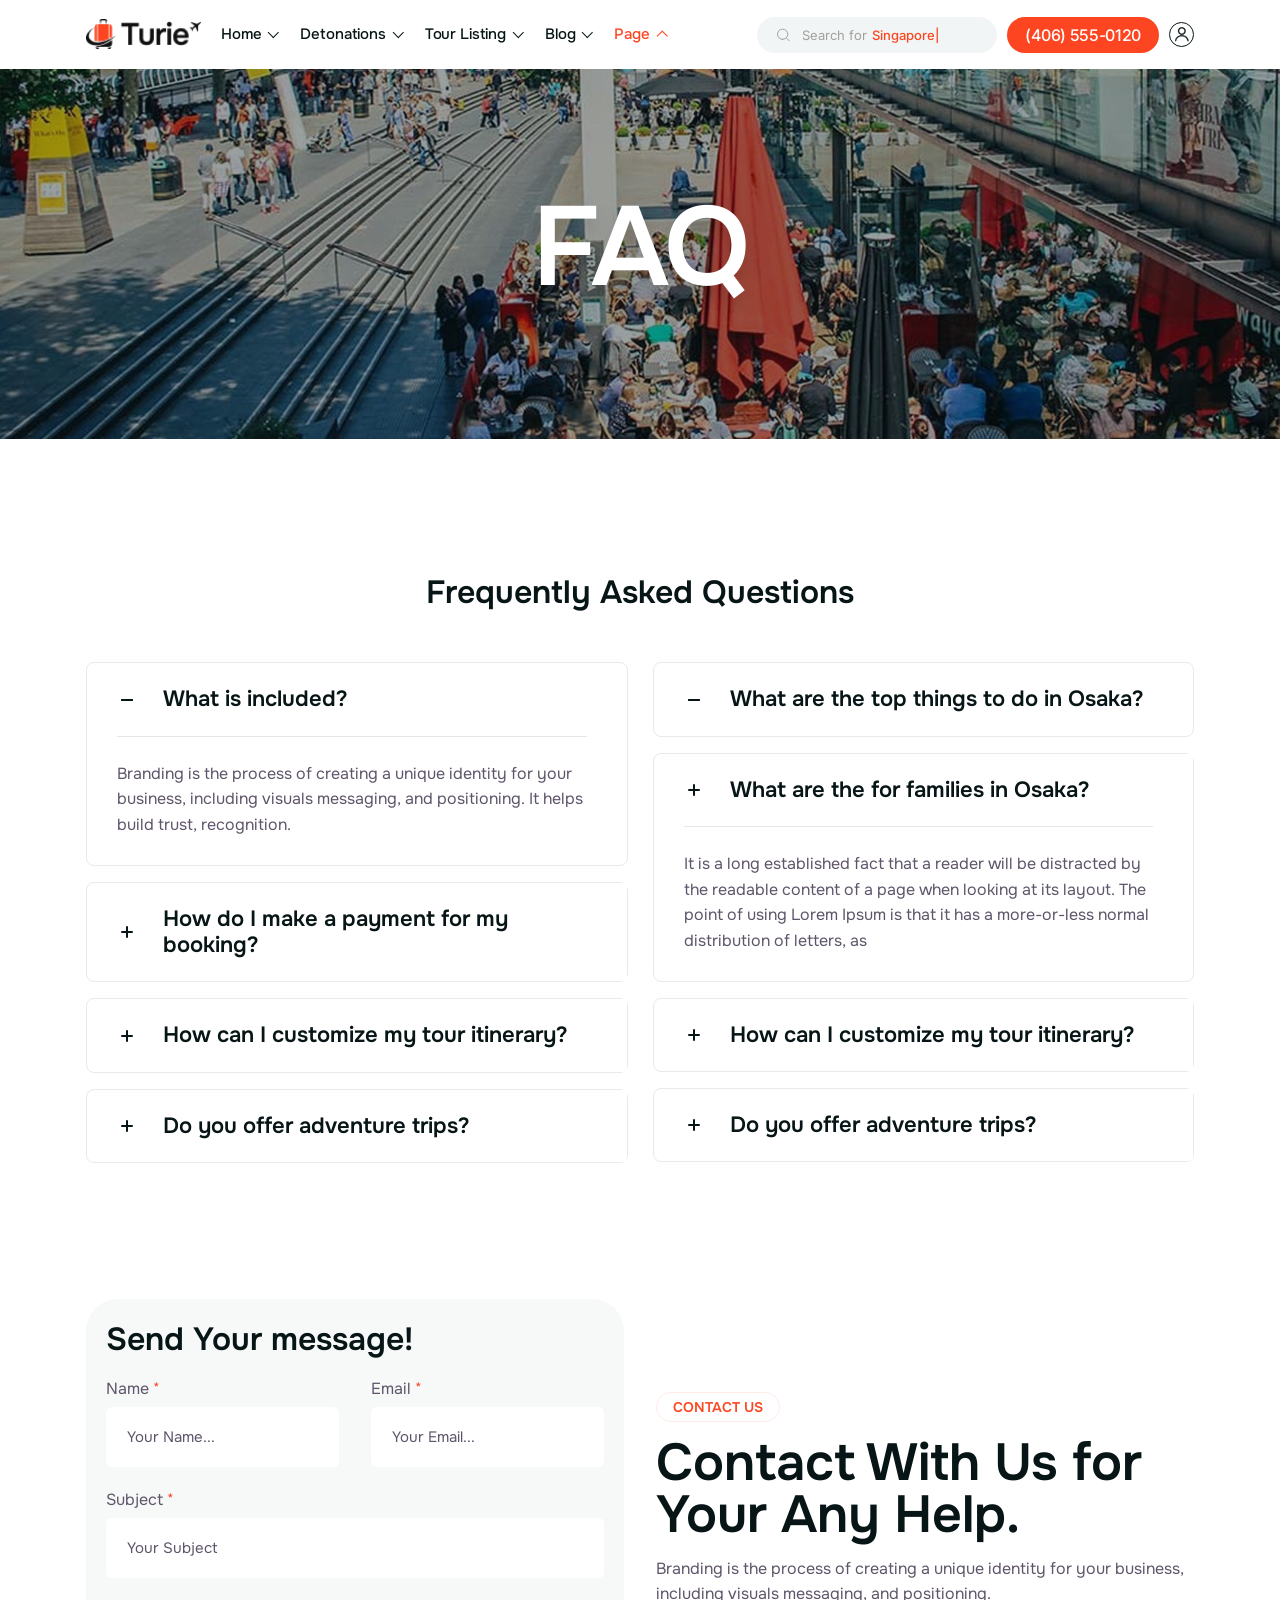
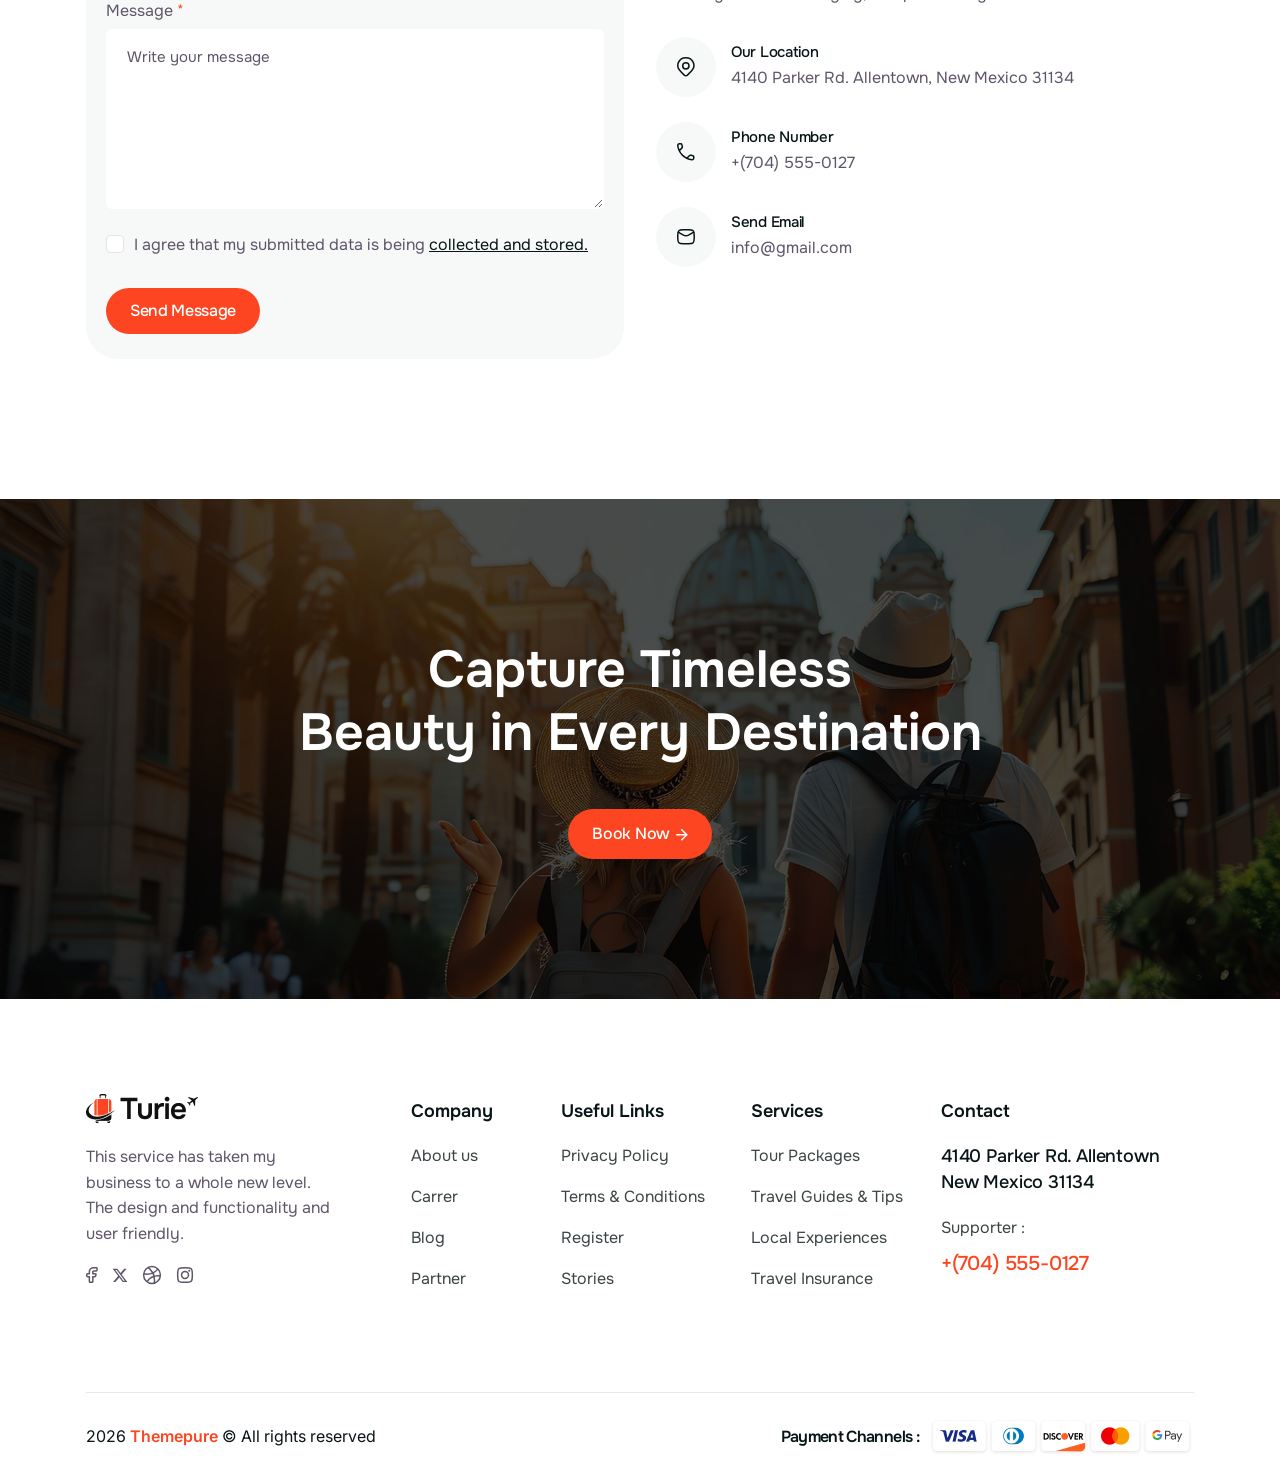
<file: faq.html>
<!doctype html>
<html class="no-js" lang="zxx">

<head>
   <meta charset="utf-8">
   <meta http-equiv="x-ua-compatible" content="ie=edge">
   <title>Turie – Travel & Tour Booking</title>
   <meta name="description" content="">
   <meta name="viewport" content="width=device-width, initial-scale=1">

   <!-- Place favicon.ico in the root directory -->
   <link rel="shortcut icon" type="image/x-icon" href="assets/img/logo/favicon.png">

   <!-- CSS here -->
   <link rel="stylesheet" href="assets/css/bootstrap.css">
   <link rel="stylesheet" href="assets/css/swiper-bundle.css">
   <link rel="stylesheet" href="assets/css/magnific-popup.css">
   <link rel="stylesheet" href="assets/css/font-awesome-pro.css">
   <link rel="stylesheet" href="assets/css/daterangepicker.css">
   <link rel="stylesheet" href="assets/css/range-slider.css">
   <link rel="stylesheet" href="assets/css/animate.css">
   <link rel="stylesheet" href="assets/css/spacing.css">
   <link rel="stylesheet" href="assets/css/main.css">
</head>

<body>
   <!--[if lte IE 9]>
      <p class="browserupgrade">You are using an <strong>outdated</strong> browser. Please <a href="https://browsehappy.com/">upgrade your browser</a> to improve your experience and security.</p>
      <![endif]-->

   <!-- preloader-here start -->
   <div id="loading">
      <div class="loader">
         <div class="plane">
            <img src="assets/img/preloader/fly.png" class="plane-img">
         </div>
         <div class="earth-wrapper">
            <div class="earth"></div>
         </div>  
      </div>
   </div>
   <!-- preloader-here end -->

   <!-- back to top start -->
   <div class="back-to-top-wrapper">
      <button id="back_to_top" type="button" class="back-to-top-btn">
         <svg width="12" height="7" viewBox="0 0 12 7" fill="none" xmlns="http://www.w3.org/2000/svg">
            <path d="M11 6L6 1L1 6" stroke="currentColor" stroke-width="1.5" stroke-linecap="round" stroke-linejoin="round" />
         </svg>
      </button>
   </div>
   <!-- back to top end -->

   <!-- tp-offcanvas start -->
   <div class="tp-offcanvas">
      <div class="tp-offcanvas-header mb-30">
         <div class="tp-offcanvas-logo">
            <a href="index.html"><img data-width="108" src="assets/img/logo/logo.png" alt=""></a>
         </div>
         <div class="tp-offcanvas-close">
            <button class="tp-offcanvas-close-button"><i class="fal fa-times"></i></button>
         </div>
      </div>
      <div class="tp-header-search p-relative mb-30">
         <form action="#">
            <input class="tp-input" type="text" placeholder="Search for Thailand">
            <button class="tp-header-search-btn" type="submit">
               <svg width="13" height="13" viewBox="0 0 13 13" fill="none" xmlns="http://www.w3.org/2000/svg">
                  <path d="M5.64267 10.7857C8.48288 10.7857 10.7853 8.48318 10.7853 5.64286C10.7853 2.80254 8.48288 0.5 5.64267 0.5C2.80245 0.5 0.5 2.80254 0.5 5.64286C0.5 8.48318 2.80245 10.7857 5.64267 10.7857Z" stroke="currentColor" stroke-linecap="round" stroke-linejoin="round" />
                  <path d="M12.5 12.5L9.92871 9.92857" stroke="currentColor" stroke-linecap="round" stroke-linejoin="round" />
               </svg>
            </button>
         </form>
      </div>
      <div class="tp-offcanvas-menu mb-50">
         <nav> 
         </nav>
      </div>
      <div class="tp-offcanvas-content mb-40">
         <h3 class="tp-offcanvas-title"> Hello There!</h3>
         <p>Lorem ipsum dolor sit amet, consect etur adipiscing elit. </p>
      </div>
      <div class="tp-offcanvas-gallery mb-50">
         <a class="popup-image" href="assets/img/tour/01.jpg"><img src="assets/img/tour/01.jpg" alt="tour"></a>
         <a class="popup-image" href="assets/img/tour/02.jpg"><img src="assets/img/tour/02.jpg" alt="tour"></a>
         <a class="popup-image" href="assets/img/tour/03.jpg"><img src="assets/img/tour/03.jpg" alt="tour"></a>
         <a class="popup-image" href="assets/img/tour/04.jpg"><img src="assets/img/tour/04.jpg" alt="tour"></a>
      </div>
      <div class="tp-offcanvas-info mb-50">
         <h3 class="tp-offcanvas-title">Information</h3>
         <span><a href="#">+ 4 20 7700 1007</a></span>
         <span><a href="#">hello@turie.com</a></span>
         <span><a href="#">Avenue de Roma 158b, Lisboa</a></span>
      </div>
      <div class="tp-offcanvas-social">
         <h3 class="tp-offcanvas-title"> Follow Us</h3>
         <a href="#">
            <svg xmlns="http://www.w3.org/2000/svg" width="12" height="18" viewBox="0 0 12 18" fill="none">
               <path fill-rule="evenodd" clip-rule="evenodd" d="M1.62839 7.77713C0.911363 7.77713 0.761719 7.91782 0.761719 8.59194V9.81416C0.761719 10.4883 0.911363 10.629 1.62839 10.629H3.36172V15.5179C3.36172 16.192 3.51136 16.3327 4.22839 16.3327H5.96172C6.67874 16.3327 6.82839 16.192 6.82839 15.5179V10.629H8.77466C9.31846 10.629 9.45859 10.5296 9.60798 10.038L9.97941 8.81579C10.2353 7.97368 10.0776 7.77713 9.14609 7.77713H6.82839V5.74009C6.82839 5.29008 7.21641 4.92527 7.69505 4.92527H10.1617C10.8787 4.92527 11.0284 4.78458 11.0284 4.11046V2.48083C11.0284 1.80671 10.8787 1.66602 10.1617 1.66602H7.69505C5.30182 1.66602 3.36172 3.49004 3.36172 5.74009V7.77713H1.62839Z" stroke="currentColor" stroke-width="1.5" stroke-linejoin="round"></path>
            </svg>
         </a>
         <a href="#">
            <svg xmlns="http://www.w3.org/2000/svg" width="16" height="14" viewBox="0 0 16 14" fill="none">
               <path fill-rule="evenodd" clip-rule="evenodd" d="M5.28884 0.714844H0.666992L6.14691 7.9153L1.01754 13.9556H3.38746L7.26697 9.38713L10.7118 13.9136H15.3337L9.69453 6.50391L9.70451 6.51669L14.5599 0.798959H12.19L8.58427 5.04503L5.28884 0.714844ZM3.21817 1.97588H4.65702L12.7825 12.6525H11.3436L3.21817 1.97588Z" fill="currentColor"></path>
            </svg>
         </a>
         <a href="#">
            <svg width="20" height="20" viewBox="0 0 20 20" fill="none" xmlns="http://www.w3.org/2000/svg">
               <circle cx="9.99991" cy="9.99991" r="8.38077" stroke="currentColor" stroke-width="1.5"></circle>
               <path d="M18.3799 11.0604C17.6032 10.9148 16.8043 10.8389 15.9891 10.8389C11.5034 10.8389 7.51372 13.1373 4.9707 16.7054" stroke="currentColor" stroke-width="1.5" stroke-linejoin="round"></path>
               <path d="M15.8665 4.13281C13.2437 7.2064 9.30255 9.16128 4.8957 9.16128C3.76828 9.16128 2.67133 9.03332 1.61914 8.79143" stroke="currentColor" stroke-width="1.5" stroke-linejoin="round"></path>
               <path d="M12.1938 18.3815C12.4039 17.3641 12.5142 16.3104 12.5142 15.2309C12.5142 9.93756 9.86111 5.26259 5.80957 2.45801" stroke="currentColor" stroke-width="1.5" stroke-linejoin="round"></path>
            </svg>
         </a>
         <a href="#">
            <svg width="18" height="18" viewBox="0 0 18 18" fill="none" xmlns="http://www.w3.org/2000/svg">
               <path d="M1.66602 8.99935C1.66602 5.54238 1.66602 3.8139 2.73996 2.73996C3.8139 1.66602 5.54238 1.66602 8.99935 1.66602C12.4563 1.66602 14.1848 1.66602 15.2587 2.73996C16.3327 3.8139 16.3327 5.54238 16.3327 8.99935C16.3327 12.4563 16.3327 14.1848 15.2587 15.2587C14.1848 16.3327 12.4563 16.3327 8.99935 16.3327C5.54238 16.3327 3.8139 16.3327 2.73996 15.2587C1.66602 14.1848 1.66602 12.4563 1.66602 8.99935Z" stroke="currentColor" stroke-width="1.5" stroke-linejoin="round"></path>
               <path d="M12.4747 9.00103C12.4747 10.9195 10.9195 12.4747 9.00103 12.4747C7.08256 12.4747 5.52734 10.9195 5.52734 9.00103C5.52734 7.08256 7.08256 5.52734 9.00103 5.52734C10.9195 5.52734 12.4747 7.08256 12.4747 9.00103Z" stroke="currentColor" stroke-width="1.5"></path>
               <path d="M13.251 4.75391L13.242 4.75391" stroke="currentColor" stroke-width="2" stroke-linecap="round" stroke-linejoin="round"></path>
            </svg>
         </a>
      </div>
   </div>
   <div class="tp-offcanvas-overlay"></div>
   <!-- tp-offcanvas end -->


   <header class="tp-header-height">

      <!-- header-area-start -->
      <div id="header-sticky" class="tp-header-blur tp-header-area tp-header-lg-ptb">
         <div class="container">
            <div class="row align-items-center">
               <div class="col-xl-7 col-6">
                  <div class="tp-header-left d-flex align-items-center">
                     <div class="tp-header-logo mr-60">
                        <a href="index.html">
                           <img width="115" src="assets/img/logo/logo.png" alt="">
                        </a>
                     </div>
                     <div class="tp-main-menu tp-menu-dropdown d-none d-xl-block">
                        <nav class="tp-mobile-menu-active">
                           <ul>
                              <li class="has-dropdown">
                                 <a href="index.html">Home</a>
                                 <ul class="sub-menu">
                                    <li><a href="index.html">Home 01</a></li>
                                    <li><a href="index-2.html">Home 02</a></li>
                                    <li><a href="index-3.html">Home 03</a></li>
                                    <li><a href="index-4.html">Home 04</a></li>
                                    <li><a href="index-5.html">Home 05</a></li>
                                    <li><a href="index-6.html">Home 06</a></li>
                                    <li><a href="index-7.html">Home 07</a></li>
                                 </ul>
                              </li>
                              <li class="has-dropdown">
                                 <a href="city-details-2.html">Detonations</a>
                                 <div class="sub-menu tp-megamenu-wrapper">
                                    <div class="row">
                                       <div class="col-xl-4">
                                          <div class="tp-megamenu-list">
                                             <ul>
                                                <li>
                                                   <a href="city-details-2.html" class="d-flex align-items-center gap-2">
                                                      <div class="tp-megamenu-list-thumb">
                                                         <img src="assets/img/menu/01.jpg" alt="des">
                                                      </div>
                                                      <div class="tp-megamenu-list-content">
                                                         <span class="tp-megamenu-list-subtitle">Things to do in</span>
                                                         <span class="tp-megamenu-list-title">Osaka</span>
                                                      </div>
                                                   </a>
                                                </li>
                                                <li>
                                                   <a href="city-details-3.html" class="d-flex align-items-center gap-2">
                                                      <div class="tp-megamenu-list-thumb">
                                                         <img src="assets/img/menu/02.jpg" alt="des">
                                                      </div>
                                                      <div class="tp-megamenu-list-content">
                                                         <span class="tp-megamenu-list-subtitle">Things to do in</span>
                                                         <span class="tp-megamenu-list-title">Sapporo</span>
                                                      </div>
                                                   </a>
                                                </li>
                                                <li>
                                                   <a href="city-details-4.html" class="d-flex align-items-center gap-2">
                                                      <div class="tp-megamenu-list-thumb">
                                                         <img src="assets/img/menu/03.jpg" alt="des">
                                                      </div>
                                                      <div class="tp-megamenu-list-content">
                                                         <span class="tp-megamenu-list-subtitle">Things to do in</span>
                                                         <span class="tp-megamenu-list-title">Narita</span>
                                                      </div>
                                                   </a>
                                                </li>
                                                <li>
                                                   <a href="city-details-2.html" class="d-flex align-items-center gap-2">
                                                      <div class="tp-megamenu-list-thumb">
                                                         <img src="assets/img/menu/04.jpg" alt="des">
                                                      </div>
                                                      <div class="tp-megamenu-list-content">
                                                         <span class="tp-megamenu-list-subtitle">Things to do in</span>
                                                         <span class="tp-megamenu-list-title">Los Angeles</span>
                                                      </div>
                                                   </a>
                                                </li>
                                             </ul>
                                          </div>
                                       </div>
                                       <div class="col-xl-4">
                                          <div class="tp-megamenu-list">
                                             <ul>
                                                <li>
                                                   <a href="city-details-3.html" class="d-flex align-items-center gap-2">
                                                      <div class="tp-megamenu-list-thumb">
                                                         <img src="assets/img/menu/05.jpg" alt="des">
                                                      </div>
                                                      <div class="tp-megamenu-list-content">
                                                         <span class="tp-megamenu-list-subtitle">Things to do in</span>
                                                         <span class="tp-megamenu-list-title">Greece</span>
                                                      </div>
                                                   </a>
                                                </li>
                                                <li>
                                                   <a href="city-details-4.html" class="d-flex align-items-center gap-2">
                                                      <div class="tp-megamenu-list-thumb">
                                                         <img src="assets/img/menu/06.jpg" alt="des">
                                                      </div>
                                                      <div class="tp-megamenu-list-content">
                                                         <span class="tp-megamenu-list-subtitle">Things to do in</span>
                                                         <span class="tp-megamenu-list-title">Turkey</span>
                                                      </div>
                                                   </a>
                                                </li>
                                                <li>
                                                   <a href="city-details-2.html" class="d-flex align-items-center gap-2">
                                                      <div class="tp-megamenu-list-thumb">
                                                         <img src="assets/img/destination/six/thumb.jpg" alt="des">
                                                      </div>
                                                      <div class="tp-megamenu-list-content">
                                                         <span class="tp-megamenu-list-subtitle">Things to do in</span>
                                                         <span class="tp-megamenu-list-title">Maldives</span>
                                                      </div>
                                                   </a>
                                                </li>
                                                <li>
                                                   <a href="city-details-3.html" class="d-flex align-items-center gap-2">
                                                      <div class="tp-megamenu-list-thumb">
                                                         <img src="assets/img/destination/six/thumb-2.jpg" alt="des">
                                                      </div>
                                                      <div class="tp-megamenu-list-content">
                                                         <span class="tp-megamenu-list-subtitle">Things to do in</span>
                                                         <span class="tp-megamenu-list-title">Canada</span>
                                                      </div>
                                                   </a>
                                                </li>
                                             </ul>
                                          </div>
                                       </div>
                                       <div class="col-xl-4">
                                          <div class="tp-megamenu-list">
                                             <ul>
                                                <li>
                                                   <a href="city-details-4.html" class="d-flex align-items-center gap-2">
                                                      <div class="tp-megamenu-list-thumb">
                                                         <img src="assets/img/destination/six/thumb-3.jpg" alt="des">
                                                      </div>
                                                      <div class="tp-megamenu-list-content">
                                                         <span class="tp-megamenu-list-subtitle">Things to do in</span>
                                                         <span class="tp-megamenu-list-title">Indonesia</span>
                                                      </div>
                                                   </a>
                                                </li>
                                                <li>
                                                   <a href="city-details-2.html" class="d-flex align-items-center gap-2">
                                                      <div class="tp-megamenu-list-thumb">
                                                         <img src="assets/img/destination/six/thumb-4.jpg" alt="des">
                                                      </div>
                                                      <div class="tp-megamenu-list-content">
                                                         <span class="tp-megamenu-list-subtitle">Things to do in</span>
                                                         <span class="tp-megamenu-list-title">Australia</span>
                                                      </div>
                                                   </a>
                                                </li>
                                                <li>
                                                   <a href="city-details-3.html" class="d-flex align-items-center gap-2">
                                                      <div class="tp-megamenu-list-thumb">
                                                         <img src="assets/img/destination/six/thumb-5.jpg" alt="des">
                                                      </div>
                                                      <div class="tp-megamenu-list-content">
                                                         <span class="tp-megamenu-list-subtitle">Things to do in</span>
                                                         <span class="tp-megamenu-list-title">Switzerland</span>
                                                      </div>
                                                   </a>
                                                </li>
                                                <li>
                                                   <a href="city-details-4.html" class="d-flex align-items-center gap-2">
                                                      <div class="tp-megamenu-list-thumb">
                                                         <img src="assets/img/destination/six/thumb-6.jpg" alt="des">
                                                      </div>
                                                      <div class="tp-megamenu-list-content">
                                                         <span class="tp-megamenu-list-subtitle">Things to do in</span>
                                                         <span class="tp-megamenu-list-title">Thailand</span>
                                                      </div>
                                                   </a>
                                                </li>
                                             </ul>
                                          </div>
                                       </div>
                                    </div>
                                 </div>
                              </li>
                              <li class="has-dropdown">
                                 <a href="tour-grid.html">Tour Listing</a>
                                 <ul class="sub-menu">
                                    <li><a href="tour-grid.html">Tour Grid</a></li>
                                    <li><a href="tour-grid-sidebar.html">Tour Grid Sidebar</a></li>
                                    <li><a href="tour-grid-map.html">Tour Grid Map</a></li>
                                    <li><a href="tour-list-map.html">Tour List Map</a></li>
                                    <li><a href="tour-list-left-sidebar.html">Tour List Left Sidebar</a></li>
                                    <li><a href="tour-list-right-sidebar.html">Tour List Right Sidebar</a></li>
                                    <li><a href="tour-details.html">Tour Details 01</a></li>
                                    <li><a href="tour-details-2.html">Tour Details 02</a></li>
                                    <li><a href="tour-details-3.html">Tour Details 03</a></li>
                                    <li><a href="tour-details-4.html">Tour Details 04</a></li>
                                    <li><a href="tour-details-5.html">Tour Details 05</a></li>
                                    <li><a href="tour-details-6.html">Tour Details 06</a></li>
                                    <li><a href="tour-details-7.html">Tour Details 07</a></li>
                                 </ul>
                              </li>
                              <li class="has-dropdown">
                                 <a href="blog.html">Blog</a>
                                 <ul class="sub-menu">
                                    <li><a href="blog.html">Blog</a></li>
                                    <li><a href="blog-list.html">Blog List</a></li>
                                    <li><a href="blog-standard.html">Blog Standard</a></li>
                                    <li><a href="blog-details.html">Blog Details</a></li>
                                    <li><a href="blog-details-2.html">Blog Details 2</a></li>
                                 </ul>
                              </li>
                              <li class="has-dropdown active">
                                 <a href="#">Page</a>
                                 <ul class="sub-menu">
                                    <li><a href="about.html">About</a></li>
                                    <li><a href="career.html">Career</a></li>
                                    <li><a href="career-details.html">Career Details</a></li>
                                    <li class="menu-item-has-children">
                                       <a href="shop.html">Shop</a>
                                       <ul class="sub-menu">
                                          <li><a href="shop.html">Shop</a></li>
                                          <li><a href="shop-details.html">Shop Details</a></li>
                                          <li><a href="cart.html">Cart</a></li>
                                          <li><a href="checkout.html">Checkout</a></li>
                                          <li><a href="wishlist.html">wishlist</a></li>
                                       </ul>
                                    </li>
                                    <li class="menu-item-has-children">
                                       <a href="city-details.html">Destination</a>
                                       <ul class="sub-menu">
                                          <li><a href="city-details.html">City Details 01</a></li>
                                          <li><a href="city-details-2.html">City Details 02</a></li>
                                          <li><a href="city-details-3.html">City Details 03</a></li>
                                          <li><a href="city-details-4.html">City Details 04</a></li>
                                       </ul>
                                    </li>
                                    <li class="menu-item-has-children">
                                       <a href="tour-guide.html">Tour Guide</a>
                                       <ul class="sub-menu">
                                          <li><a href="tour-guide.html">Tour Guide</a></li>
                                          <li><a href="tour-guide-details.html">Tour Guide Details</a></li>
                                          <li><a href="tour-checkout.html">Tour Checkout</a></li>
                                       </ul>
                                    </li>
                                    <li class="menu-item-has-children">
                                       <a href="login.html">Login</a>
                                       <ul class="sub-menu">
                                          <li><a href="login.html">Login</a></li>
                                          <li><a href="register.html">Register</a></li>
                                          <li><a href="forgot.html">Forgot</a></li>
                                       </ul>
                                    </li>
                                    <li><a href="contact.html">Contact</a></li>
                                    <li class="active"><a href="faq.html">Faq</a></li>
                                    <li><a href="privacy-policy.html">Privacy Policy</a></li>
                                    <li><a href="testimonial.html">Testimonial</a></li>
                                 </ul>
                              </li>
                           </ul>
                        </nav>
                     </div>
                  </div>
               </div>
               <div class="col-xl-5 col-6">
                  <div class="tp-header-option d-flex align-items-center justify-content-end">
                     <div class="tp-header-search p-relative d-none d-xl-block">
                        <form action="#">
                           <div class="tp-header-typing-wrap">
                              <span class="typed-text"></span>
                              <div class="typed-strings d-none">
                                 <span>Singapore</span>
                                 <span>Maldives</span>
                                 <span>Dubai</span>
                                 <span>Thailand</span>
                                 <span>Vietnam</span>
                                 <span>Kashmir</span>
                              </div>
                           </div>
                           <input class="tp-input" type="text" placeholder="Search for">
                           <button class="tp-header-search-btn" type="submit">
                              <svg width="13" height="13" viewBox="0 0 13 13" fill="none" xmlns="http://www.w3.org/2000/svg">
                                 <path d="M5.64267 10.7857C8.48288 10.7857 10.7853 8.48318 10.7853 5.64286C10.7853 2.80254 8.48288 0.5 5.64267 0.5C2.80245 0.5 0.5 2.80254 0.5 5.64286C0.5 8.48318 2.80245 10.7857 5.64267 10.7857Z" stroke="currentColor" stroke-linecap="round" stroke-linejoin="round" />
                                 <path d="M12.5 12.5L9.92871 9.92857" stroke="currentColor" stroke-linecap="round" stroke-linejoin="round" />
                              </svg>
                           </button>
                        </form>
                     </div>
                     <div class="tp-header-contact ml-10 d-none d-sm-block">
                        <a href="tel:(406)555-0120">(406) 555-0120</a>
                     </div>
                     <div class="tp-header-top-menu-item tp-header-login ml-10 d-none d-xl-block">
                        <span class="tp-header-login-btn" id="tp-header-login-btn">
                           <svg width="14" height="15" viewBox="0 0 14 15" fill="none" xmlns="http://www.w3.org/2000/svg">
                              <path d="M6.84473 8.18158C10.3622 8.18158 13.3237 10.6105 13.5391 13.7441L13.5361 13.8535C13.5034 14.097 13.2968 14.2697 13.0654 14.289L13.0645 14.29C12.7649 14.313 12.5416 14.0808 12.5195 13.8163V13.8144C12.3342 11.2383 9.85653 9.20209 6.84473 9.20209C3.81703 9.20222 1.34055 11.2545 1.1709 13.83V13.832C1.15142 14.0657 0.978315 14.2535 0.763672 14.2968L0.668945 14.3056H0.625V14.3046C0.335307 14.282 0.128516 14.0353 0.151367 13.7597C0.366927 10.6106 3.32725 8.18171 6.84473 8.18158Z" fill="currentColor" stroke="currentColor" stroke-width="0.3" />
                              <path d="M6.84473 0.149597C8.94337 0.149833 10.6426 1.84973 10.6426 3.94843C10.6423 6.04692 8.94322 7.74604 6.84473 7.74628C4.74603 7.74628 3.04613 6.04707 3.0459 3.94843C3.0459 1.84958 4.74588 0.149597 6.84473 0.149597ZM6.84473 1.18573C5.32757 1.18573 4.08203 2.43127 4.08203 3.94843C4.08227 5.46538 5.32772 6.71014 6.84473 6.71014C8.36154 6.7099 9.60621 5.46524 9.60645 3.94843C9.60645 2.43141 8.36169 1.18597 6.84473 1.18573Z" fill="currentColor" stroke="currentColor" stroke-width="0.3" />
                           </svg>
                        </span>
                        <ul>
                           <li>
                              <a href="login.html"><i class="icon far fa-user"></i> Login</a>
                           </li>
                           <li>
                              <a href="register.html"> <i class="icon fas fa-user-plus"></i> Register</a>
                           </li>
                        </ul>
                     </div>
                     <div class="tp-header-toogle-wrapper d-xl-none ml-10">
                        <button class="tp-header-toogle">
                           <span></span>
                           <span></span>
                        </button>
                     </div>
                  </div>
               </div>
            </div>
         </div>
      </div>
      <!-- header-area-end -->

   </header>

   <main>

      <!-- breadcrumb-area-start -->
      <div class="tp-breadcrumb-area tp-breadcrumb-ptb tp-breadcrumb-overly bg-position" data-background="assets/img/breadcrumb/bg-15.jpg">
         <div class="container">
            <div class="row">
               <div class="col-12">
                  <div class="tp-breadcrumb-wrap text-center">
                     <h2 class="tp-breadcrumb-title fs-112 text-center mb-0 lh-1">FAQ</h2>
                  </div>
               </div>
            </div>
         </div>
      </div>
      <!-- breadcrumb-area-end -->

      <!-- tp-faq-area-start -->
      <div class="tp-faq-area tp-faq-city-ptb pt-135 pb-90">
         <div class="container container-1350">
            <div class="row gx-25">
               <div class="col-12">
                  <div class="text-center">
                     <h3 class="tp-tour-details-title fw-600 mb-50">Frequently Asked Questions</h3>
                  </div>
               </div>
               <div class="col-lg-6 mb-30">
                  <div class="tp-faq-wrap">
                     <div class="accordion" id="faq_general_faqaccordion">
                        <div class="accordion-item">
                           <h2 class="accordion-header" id="faq-1">
                              <button class="accordion-button tp-faq-btn" type="button" data-bs-toggle="collapse" data-bs-target="#faq__collapse_one" aria-expanded="true" aria-controls="faq__collapse_one">
                                 <span class="accordion-btn"></span>
                                 <span class="tp-faq-title">What is included?</span>
                              </button>
                           </h2>
                           <div id="faq__collapse_one" class="accordion-collapse collapse show" role="region" aria-labelledby="faq-1" data-bs-parent="#faq_general_faqaccordion">
                              <div class="accordion-body tp-faq-details-para">
                                 <p>Branding is the process of creating a unique identity for your business, including visuals messaging, and positioning. It helps build trust, recognition.</p>
                              </div>
                           </div>
                        </div>
                        <div class="accordion-item">
                           <h2 class="accordion-header" id="faq-2">
                              <button class="accordion-button collapsed tp-faq-btn" type="button" data-bs-toggle="collapse" data-bs-target="#faq__collapse_two" aria-expanded="false" aria-controls="faq__collapse_two">
                                 <span class="accordion-btn"></span>
                                 <span class="tp-faq-title">How do I make a payment for my booking?</span>
                              </button>
                           </h2>
                           <div id="faq__collapse_two" class="accordion-collapse collapse" role="region" aria-labelledby="faq-2" data-bs-parent="#faq_general_faqaccordion">
                              <div class="accordion-body tp-faq-details-para">
                                 <p>It is a long established fact that a reader will be distracted by the readable content of a page when looking at its layout. The point of using Lorem Ipsum is that it has a more-or-less normal distribution of letters, as</p>
                              </div>
                           </div>
                        </div>
                        <div class="accordion-item">
                           <h2 class="accordion-header" id="faq-3">
                              <button class="accordion-button collapsed tp-faq-btn" type="button" data-bs-toggle="collapse" data-bs-target="#faq__collapse_three" aria-expanded="false" aria-controls="faq__collapse_three">
                                 <span class="accordion-btn"></span>
                                 <span class="tp-faq-title">How can I customize my tour itinerary?</span>
                              </button>
                           </h2>
                           <div id="faq__collapse_three" class="accordion-collapse collapse" role="region" aria-labelledby="faq-3" data-bs-parent="#faq_general_faqaccordion">
                              <div class="accordion-body tp-faq-details-para">
                                 <p>It is a long established fact that a reader will be distracted by the readable content of a page when looking at its layout. The point of using Lorem Ipsum is that it has a more-or-less normal distribution of letters, as</p>
                              </div>
                           </div>
                        </div>
                        <div class="accordion-item">
                           <h2 class="accordion-header" id="faq-4">
                              <button class="accordion-button collapsed tp-faq-btn" type="button" data-bs-toggle="collapse" data-bs-target="#faq__collapse_four" aria-expanded="false" aria-controls="faq__collapse_four">
                                 <span class="accordion-btn"></span>
                                 <span class="tp-faq-title">Do you offer adventure trips?</span>
                              </button>
                           </h2>
                           <div id="faq__collapse_four" class="accordion-collapse collapse" role="region" aria-labelledby="faq-4" data-bs-parent="#faq_general_faqaccordion">
                              <div class="accordion-body tp-faq-details-para">
                                 <p>It is a long established fact that a reader will be distracted by the readable content of a page when looking at its layout. The point of using Lorem Ipsum is that it has a more-or-less normal distribution of letters, as</p>
                              </div>
                           </div>
                        </div>
                     </div>
                  </div>
               </div>
               <div class="col-lg-6 mb-30">
                  <div class="tp-faq-wrap">
                     <div class="accordion" id="general_faqaccordion">
                        <div class="accordion-item">
                           <h2 class="accordion-header" id="order_one">
                              <button class="accordion-button tp-faq-btn" type="button" data-bs-toggle="collapse" data-bs-target="#order__collapse_one" aria-expanded="true" aria-controls="order__collapse_one">
                                 <span class="accordion-btn"></span>
                                 <span class="tp-faq-title">What are the top things to do in Osaka?</span>
                              </button>
                           </h2>
                           <div id="order__collapse_one" class="accordion-collapse collapse" role="region" aria-labelledby="order_one" data-bs-parent="#general_faqaccordion">
                              <div class="accordion-body tp-faq-details-para">
                                 <p>Branding is the process of creating a unique identity for your business, including visuals messaging, and positioning. It helps build trust, recognition.</p>
                              </div>
                           </div>
                        </div>
                        <div class="accordion-item">
                           <h2 class="accordion-header" id="order_two">
                              <button class="accordion-button collapsed tp-faq-btn" type="button" data-bs-toggle="collapse" data-bs-target="#order__collapse_two" aria-expanded="false" aria-controls="order__collapse_two">
                                 <span class="accordion-btn"></span>
                                 <span class="tp-faq-title">What are the for families in Osaka?</span>
                              </button>
                           </h2>
                           <div id="order__collapse_two" class="accordion-collapse collapse show" role="region" aria-labelledby="order_two" data-bs-parent="#general_faqaccordion">
                              <div class="accordion-body tp-faq-details-para">
                                 <p>It is a long established fact that a reader will be distracted by the readable content of a page when looking at its layout. The point of using Lorem Ipsum is that it has a more-or-less normal distribution of letters, as</p>
                              </div>
                           </div>
                        </div>
                        <div class="accordion-item">
                           <h2 class="accordion-header" id="order_three">
                              <button class="accordion-button collapsed tp-faq-btn" type="button" data-bs-toggle="collapse" data-bs-target="#order__collapse_three" aria-expanded="false" aria-controls="order__collapse_three">
                                 <span class="accordion-btn"></span>
                                 <span class="tp-faq-title">How can I customize my tour itinerary?</span>
                              </button>
                           </h2>
                           <div id="order__collapse_three" class="accordion-collapse collapse" role="region" aria-labelledby="order_three" data-bs-parent="#general_faqaccordion">
                              <div class="accordion-body tp-faq-details-para">
                                 <p>It is a long established fact that a reader will be distracted by the readable content of a page when looking at its layout. The point of using Lorem Ipsum is that it has a more-or-less normal distribution of letters, as</p>
                              </div>
                           </div>
                        </div>
                        <div class="accordion-item">
                           <h2 class="accordion-header" id="order_four">
                              <button class="accordion-button collapsed tp-faq-btn" type="button" data-bs-toggle="collapse" data-bs-target="#order__collapse_four" aria-expanded="false" aria-controls="order__collapse_four">
                                 <span class="accordion-btn"></span>
                                 <span class="tp-faq-title">Do you offer adventure trips?</span>
                              </button>
                           </h2>
                           <div id="order__collapse_four" class="accordion-collapse collapse" role="region" aria-labelledby="order_four" data-bs-parent="#general_faqaccordion">
                              <div class="accordion-body tp-faq-details-para">
                                 <p>It is a long established fact that a reader will be distracted by the readable content of a page when looking at its layout. The point of using Lorem Ipsum is that it has a more-or-less normal distribution of letters, as</p>
                              </div>
                           </div>
                        </div>
                     </div>
                  </div>
               </div>
            </div>
         </div>
      </div>
      <!-- tp-faq-area-end -->

      <!-- tp-contact-area-start -->
      <div class="tp-contact-area pb-110">
         <div class="container container-1350">
            <div class="row align-items-center">
               <div class="col-xl-6">
                  <div class="tp-faq-form mb-30">
                     <h2 class="tp-section-title fs-32 fw-600 mb-20">Send Your message!</h2>
                     <div class="tp-contact-form">
                        <form action="#">
                           <div class="row">
                              <div class="col-lg-6">
                                 <div class="tp-review-input mb-20">
                                    <label class="tp-label mb-5" for="name">Name <span>*</span></label>
                                    <input class="tp-input" name="name" type="text" id="name" placeholder="Your Name...">
                                 </div>
                              </div>
                              <div class="col-lg-6">
                                 <div class="tp-review-input mb-20">
                                    <label class="tp-label mb-5" for="email">Email <span>*</span></label>
                                    <input class="tp-input" name="email" type="email" id="email" placeholder="Your Email...">
                                 </div>
                              </div>
                              <div class="col-lg-12">
                                 <div class="tp-review-input mb-20">
                                    <label class="tp-label mb-5" for="subject">Subject <span>*</span></label>
                                    <input class="tp-input" name="website" type="text" id="subject" placeholder="Your Subject">
                                 </div>
                              </div>
                              <div class="col-lg-12">
                                 <div class="tp-review-input mb-15">
                                    <label class="tp-label mb-5" for="textarea">Message <span>*</span></label>
                                    <textarea class="tp-input tp-textarea" name="message" id="textarea"  placeholder="Write your message"></textarea>
                                 </div>
                              </div>
                              <div class="col-lg-12">
                                 <div class="tp-review-input mb-30 d-flex align-items-start mb-25">
                                    <input class="tp-checkbox" type="checkbox" id="agree">
                                    <label class="tp-agree" for="agree">I agree that my submitted data is being <a href="privacy-policy.html">collected and stored.</a></label>
                                 </div>
                              </div>
                              <div class="col-lg-12">
                                 <div class="tp-contact-btn">
                                    <button class="tp-btn" type="submit">Send Message</button>
                                 </div>
                              </div>
                           </div>
                        </form>
                     </div>
                  </div>
               </div>
               <div class="col-xl-6">
                  <div class="tp-faq-contact-content ml-60 mb-30">
                     <div class="tp-about-3-section-title p-relative pb-20">
                        <span class="tp-section-subtitle d-inline-block mb-15">Contact Us</span>
                        <h2 class="tp-section-title fw-600 mb-15">Contact With Us for<br> Your Any Help.</h2>
                        <p class="mb-10">Branding is the process of creating a unique identity for your<br> 
                           business, including visuals messaging, and positioning.</p>
                     </div>
                     <div class="tp-about-two-service icon-animetion-wrap mb-25 d-flex align-items-center wow fadeInUp" data-wow-duration=".9s" data-wow-delay=".7s">
                        <span class="tp-about-two-service-icon mr-15">
                           <svg class="icon-animetion-icon" width="18" height="20" viewBox="0 0 18 20" fill="none" xmlns="http://www.w3.org/2000/svg">
                              <path d="M10.3064 18.1803C9.91618 18.5457 9.39445 18.75 8.85148 18.75C8.30851 18.75 7.78687 18.5457 7.39654 18.1803C3.82221 14.8134 -0.967827 11.0522 1.36813 5.59169C2.63116 2.63924 5.66299 0.75 8.85148 0.75C12.04 0.75 15.0718 2.63924 16.3349 5.59169C18.6679 11.0454 13.8896 14.825 10.3064 18.1803Z" stroke="currentColor" stroke-width="1.5" />
                              <path d="M12.0007 8.84995C12.0007 10.5897 10.5904 12 8.85068 12C7.11098 12 5.70068 10.5897 5.70068 8.84995C5.70068 7.11025 7.11098 5.69995 8.85068 5.69995C10.5904 5.69995 12.0007 7.11025 12.0007 8.84995Z" stroke="currentColor" stroke-width="1.5" />
                           </svg>
                        </span>
                        <div>
                           <h2 class="tp-about-two-service-title mb-5">Our Location</h2>
                           <p class="tp-about-two-service-dec mb-0">4140 Parker Rd. Allentown, New Mexico 31134</p>
                        </div>
                     </div>
                     <div class="tp-about-two-service icon-animetion-wrap mb-25 d-flex align-items-center wow fadeInUp" data-wow-duration=".9s" data-wow-delay=".7s">
                        <span class="tp-about-two-service-icon mr-15">
                           <svg class="icon-animetion-icon" width="18" height="18" viewBox="0 0 18 18" fill="none" xmlns="http://www.w3.org/2000/svg">
                              <path d="M2.44992 7.45336L4.79697 5.10633C5.27574 4.62756 5.44141 3.92014 5.24777 3.27135C5.09636 2.76401 4.92576 2.15412 4.81237 1.63259C4.70749 1.15024 4.28422 0.75 3.7906 0.75H2.44992C1.46267 0.75 0.651923 1.55341 0.760216 2.53471C1.58346 9.99407 7.5064 15.917 14.9658 16.7403C15.9471 16.8485 16.7505 16.0378 16.7505 15.0505V13.7099C16.7505 13.2163 16.3486 12.8113 15.8629 12.723C15.3272 12.6255 14.7604 12.4659 14.2861 12.3147C13.6048 12.0974 12.8475 12.2502 12.3419 12.7558L10.0471 15.0505" stroke="currentColor" stroke-width="1.5" stroke-linecap="round" stroke-linejoin="round" />
                           </svg>
                        </span>
                        <div>
                           <h2 class="tp-about-two-service-title mb-5">Phone Number</h2>
                           <p class="tp-about-two-service-dec mb-0">+(704) 555-0127</p>
                        </div>
                     </div>
                     <div class="tp-about-two-service icon-animetion-wrap mb-25 d-flex align-items-center wow fadeInUp" data-wow-duration=".9s" data-wow-delay=".7s">
                        <span class="tp-about-two-service-icon mr-15">
                           <svg class="icon-animetion-icon" width="18" height="16" viewBox="0 0 18 16" fill="none" xmlns="http://www.w3.org/2000/svg">
                              <path d="M0.75 2.80872L6.44307 6.03446C8.5419 7.22366 9.42868 7.22366 11.5275 6.03446L17.2206 2.80872" stroke="currentColor" stroke-width="1.5" stroke-linejoin="round" />
                              <path d="M0.762987 8.9652C0.816821 11.4898 0.843742 12.752 1.77526 13.6872C2.70677 14.6222 4.00321 14.6547 6.59609 14.7199C8.19413 14.76 9.77646 14.76 11.3745 14.7199C13.9674 14.6547 15.2638 14.6222 16.1954 13.6872C17.1269 12.752 17.1538 11.4898 17.2076 8.9652C17.2249 8.15345 17.2249 7.34655 17.2076 6.5348C17.1538 4.01024 17.1269 2.74796 16.1954 1.8129C15.2638 0.877837 13.9674 0.845267 11.3745 0.780118C9.77646 0.739962 8.19413 0.739962 6.59609 0.780109C4.00321 0.84525 2.70677 0.877821 1.77525 1.81289C0.843734 2.74795 0.816821 4.01023 0.762979 6.5348C0.745668 7.34655 0.745676 8.15345 0.762987 8.9652Z" stroke="currentColor" stroke-width="1.5" stroke-linejoin="round" />
                           </svg>
                        </span>
                        <div>
                           <h2 class="tp-about-two-service-title mb-5">Send Email</h2>
                           <p class="tp-about-two-service-dec mb-0">info@gmail.com</p>
                        </div>
                     </div>
                  </div>
               </div>
            </div>
         </div>
      </div>
      <!-- tp-contact-area-end -->

      <!-- tp-offer-banner-area-start -->
      <div class="tp-offer-banner-area tp-faq-banner tp-offer-banner-overly tp-offer-banner-six p-relative bg-position" data-background="assets/img/offer/banner-2.jpg">
         <div class="container">
            <div class="row">
               <div class="12">
                  <div class="tp-offer-banner-content text-center p-relative z-index-2">
                     <h2 class="tp-offer-banner-title text-white fw-600 wow fadeInUp mb-45" data-wow-duration=".9s" data-wow-delay=".3s">Capture Timeless <br> Beauty in Every Destination</h2>
                     <a href="tour-details.html" class="tp-btn tp-btn-50 wow fadeInUp" data-wow-duration=".9s" data-wow-delay=".7s">Book Now
                        <svg width="12" height="12" viewBox="0 0 12 12" fill="none" xmlns="http://www.w3.org/2000/svg">
                           <path d="M0.75 5.75H10.75" stroke="currentColor" stroke-width="1.5" stroke-linecap="round" stroke-linejoin="round" />
                           <path d="M5.75 0.75L10.75 5.75L5.75 10.75" stroke="currentColor" stroke-width="1.5" stroke-linecap="round" stroke-linejoin="round" />
                        </svg>
                     </a>
                  </div>
               </div>   
            </div>
         </div>
      </div>
      <!-- tp-offer-banner-area-end -->


   </main>

   <footer>
      <!-- tp-footer-area-start -->
      <div class="tp-footer-area tp-footer-two z-index-2">
         <div class="container">  
            <div class="tp-footer-widget-wrap pt-95 pb-70">
               <div class="row">
                  <div class="col-xxl-3 col-xl-3 col-lg-4 col-md-6 col-sm-6">
                     <div class="tp-footer-widget tp-footer-col-1 mb-30">
                        <div class="tp-footer-logo mb-20">
                           <a href="index.html">
                              <img data-width="112" src="assets/img/logo/logo.png" alt="">
                           </a>
                        </div>
                        <p class="tp-footer-dec">This service has taken my business to a<br>
                        whole new level. The design and functionality<br>
                        and user friendly.</p>
                        <div class="tp-footer-social">
                           <a href="#">
                              <svg xmlns="http://www.w3.org/2000/svg" width="12" height="18" viewBox="0 0 12 18" fill="none">
                                 <path fill-rule="evenodd" clip-rule="evenodd" d="M1.62839 7.77713C0.911363 7.77713 0.761719 7.91782 0.761719 8.59194V9.81416C0.761719 10.4883 0.911363 10.629 1.62839 10.629H3.36172V15.5179C3.36172 16.192 3.51136 16.3327 4.22839 16.3327H5.96172C6.67874 16.3327 6.82839 16.192 6.82839 15.5179V10.629H8.77466C9.31846 10.629 9.45859 10.5296 9.60798 10.038L9.97941 8.81579C10.2353 7.97368 10.0776 7.77713 9.14609 7.77713H6.82839V5.74009C6.82839 5.29008 7.21641 4.92527 7.69505 4.92527H10.1617C10.8787 4.92527 11.0284 4.78458 11.0284 4.11046V2.48083C11.0284 1.80671 10.8787 1.66602 10.1617 1.66602H7.69505C5.30182 1.66602 3.36172 3.49004 3.36172 5.74009V7.77713H1.62839Z" stroke="currentColor" stroke-width="1.5" stroke-linejoin="round"/>
                              </svg>
                           </a>
                           <a href="#">
                              <svg xmlns="http://www.w3.org/2000/svg" width="16" height="14" viewBox="0 0 16 14" fill="none">
                                 <path fill-rule="evenodd" clip-rule="evenodd" d="M5.28884 0.714844H0.666992L6.14691 7.9153L1.01754 13.9556H3.38746L7.26697 9.38713L10.7118 13.9136H15.3337L9.69453 6.50391L9.70451 6.51669L14.5599 0.798959H12.19L8.58427 5.04503L5.28884 0.714844ZM3.21817 1.97588H4.65702L12.7825 12.6525H11.3436L3.21817 1.97588Z" fill="currentColor"/>
                              </svg>
                           </a>
                           <a href="#">
                              <svg width="20" height="20" viewBox="0 0 20 20" fill="none" xmlns="http://www.w3.org/2000/svg">
                                 <circle cx="9.99991" cy="9.99991" r="8.38077" stroke="currentColor" stroke-width="1.5"/>
                                 <path d="M18.3799 11.0604C17.6032 10.9148 16.8043 10.8389 15.9891 10.8389C11.5034 10.8389 7.51372 13.1373 4.9707 16.7054" stroke="currentColor" stroke-width="1.5" stroke-linejoin="round"/>
                                 <path d="M15.8665 4.13281C13.2437 7.2064 9.30255 9.16128 4.8957 9.16128C3.76828 9.16128 2.67133 9.03332 1.61914 8.79143" stroke="currentColor" stroke-width="1.5" stroke-linejoin="round"/>
                                 <path d="M12.1938 18.3815C12.4039 17.3641 12.5142 16.3104 12.5142 15.2309C12.5142 9.93756 9.86111 5.26259 5.80957 2.45801" stroke="currentColor" stroke-width="1.5" stroke-linejoin="round"/>
                              </svg>
                           </a>
                           <a href="#">
                              <svg width="18" height="18" viewBox="0 0 18 18" fill="none" xmlns="http://www.w3.org/2000/svg">
                                 <path d="M1.66602 8.99935C1.66602 5.54238 1.66602 3.8139 2.73996 2.73996C3.8139 1.66602 5.54238 1.66602 8.99935 1.66602C12.4563 1.66602 14.1848 1.66602 15.2587 2.73996C16.3327 3.8139 16.3327 5.54238 16.3327 8.99935C16.3327 12.4563 16.3327 14.1848 15.2587 15.2587C14.1848 16.3327 12.4563 16.3327 8.99935 16.3327C5.54238 16.3327 3.8139 16.3327 2.73996 15.2587C1.66602 14.1848 1.66602 12.4563 1.66602 8.99935Z" stroke="currentColor" stroke-width="1.5" stroke-linejoin="round"/>
                                 <path d="M12.4747 9.00103C12.4747 10.9195 10.9195 12.4747 9.00103 12.4747C7.08256 12.4747 5.52734 10.9195 5.52734 9.00103C5.52734 7.08256 7.08256 5.52734 9.00103 5.52734C10.9195 5.52734 12.4747 7.08256 12.4747 9.00103Z" stroke="currentColor" stroke-width="1.5"/>
                                 <path d="M13.251 4.75391L13.242 4.75391" stroke="currentColor" stroke-width="2" stroke-linecap="round" stroke-linejoin="round"/>
                              </svg>
                           </a>
                        </div>
                     </div>
                  </div>
                  <div class="col-xxl-2 col-xl-2 col-lg-4 col-md-6 col-sm-6">
                     <div class="tp-footer-widget tp-footer-col-2 mb-30">
                        <h3 class="tp-footer-widget-title fw-600 mb-15">Company</h3>
                        <div class="tp-footer-widget-menu">
                           <ul>
                              <li><a href="#">About us</a></li>
                              <li><a href="#">Carrer</a></li>
                              <li><a href="#">Blog</a></li>
                              <li><a href="#">Partner</a></li>
                           </ul>
                        </div>
                     </div>
                  </div>
                  <div class="col-xxl-2 col-xl-2 col-lg-4 col-md-4 col-sm-6">
                     <div class="tp-footer-widget tp-footer-col-3 mb-30">
                        <h3 class="tp-footer-widget-title fw-600 mb-15">Useful Links</h3>
                        <div class="tp-footer-widget-menu">
                           <ul>
                              <li><a href="#">Privacy Policy</a></li>
                              <li><a href="#">Terms & Conditions</a></li>
                              <li><a href="#">Register</a></li>
                              <li><a href="#">Stories</a></li>
                           </ul>
                        </div>
                     </div>
                  </div>
                  <div class="col-xxl-3 col-xl-2 col-lg-4 col-md-4 col-sm-6">
                     <div class="tp-footer-widget tp-footer-col-4 mb-30">
                        <h3 class="tp-footer-widget-title fw-600 mb-15">Services</h3>
                        <div class="tp-footer-widget-menu">
                           <ul>
                              <li><a href="#">Tour Packages</a></li>
                              <li><a href="#">Travel Guides & Tips</a></li>
                              <li><a href="#">Local Experiences</a></li>
                              <li><a href="#">Travel Insurance</a></li>
                           </ul>
                        </div>
                     </div>
                  </div>
                  <div class="col-xxl-2 col-xl-3 col-lg-4 col-md-4 col-sm-6">
                     <div class="tp-footer-widget tp-footer-col-5 mb-30">
                        <h3 class="tp-footer-widget-title fw-600 mb-15">Contact</h3>
                        <div class="tp-footer-contact">
                           <a href="https://www.google.com/maps" target="_blank" class="location mb-20 d-inline-block">4140 Parker Rd. Allentown New Mexico 31134</a>
                           <span class="support d-block mb-10">Supporter :</span>
                           <a href="mailto:+(704)555-0127" class="phone">+(704) 555-0127</a>
                        </div>
                     </div>
                  </div>
               </div>
            </div>
            <div class="tp-copyright-wrap pt-25 pb-15">
               <div class="row align-items-center">
                  <div class="col-lg-5">
                     <div class="tp-copyright-text">
                        <p class="tp-ff-inter mb-5">2026 <a href="#">Themepure </a>© All rights reserved</p>
                     </div>
                  </div>
                  <div class="col-lg-7">
                     <div class="tp-copyright-payment d-flex flex-wrap align-items-center justify-content-lg-end">
                        <p class="fw-600 mb-5">Payment Channels :</p>
                        <a href="#"><img src="assets/img/footer/payment.png" alt=""></a>
                     </div>
                  </div>
               </div>
            </div>
         </div>
      </div>
      <!-- tp-footer-area-end -->
   </footer>


   <!-- JS here -->
   <script src="assets/js/vendor/jquery.js"></script>
   <script src="assets/js/bootstrap-bundle.html"></script>
   <script src="assets/js/swiper-bundle.js"></script>
   <script src="assets/js/magnific-popup.js"></script>
   <script src="assets/js/nice-select.html"></script>
   <script src="assets/js/range-slider.js"></script>
   <script src="assets/js/purecounter.js"></script>
   <script src="assets/js/moment.min.js"></script>
   <script src="assets/js/daterangepicker.js"></script>
   <script src="assets/js/btnloadmore.js"></script>
   <script src="assets/js/typed.js"></script>
   <script src="assets/js/wow.min.js"></script>
   <script src="assets/js/ajax-form.html"></script>
   <script src="assets/js/slider-init.js"></script>
   <script src="assets/js/main.js"></script>
</body>

</html>
</file>
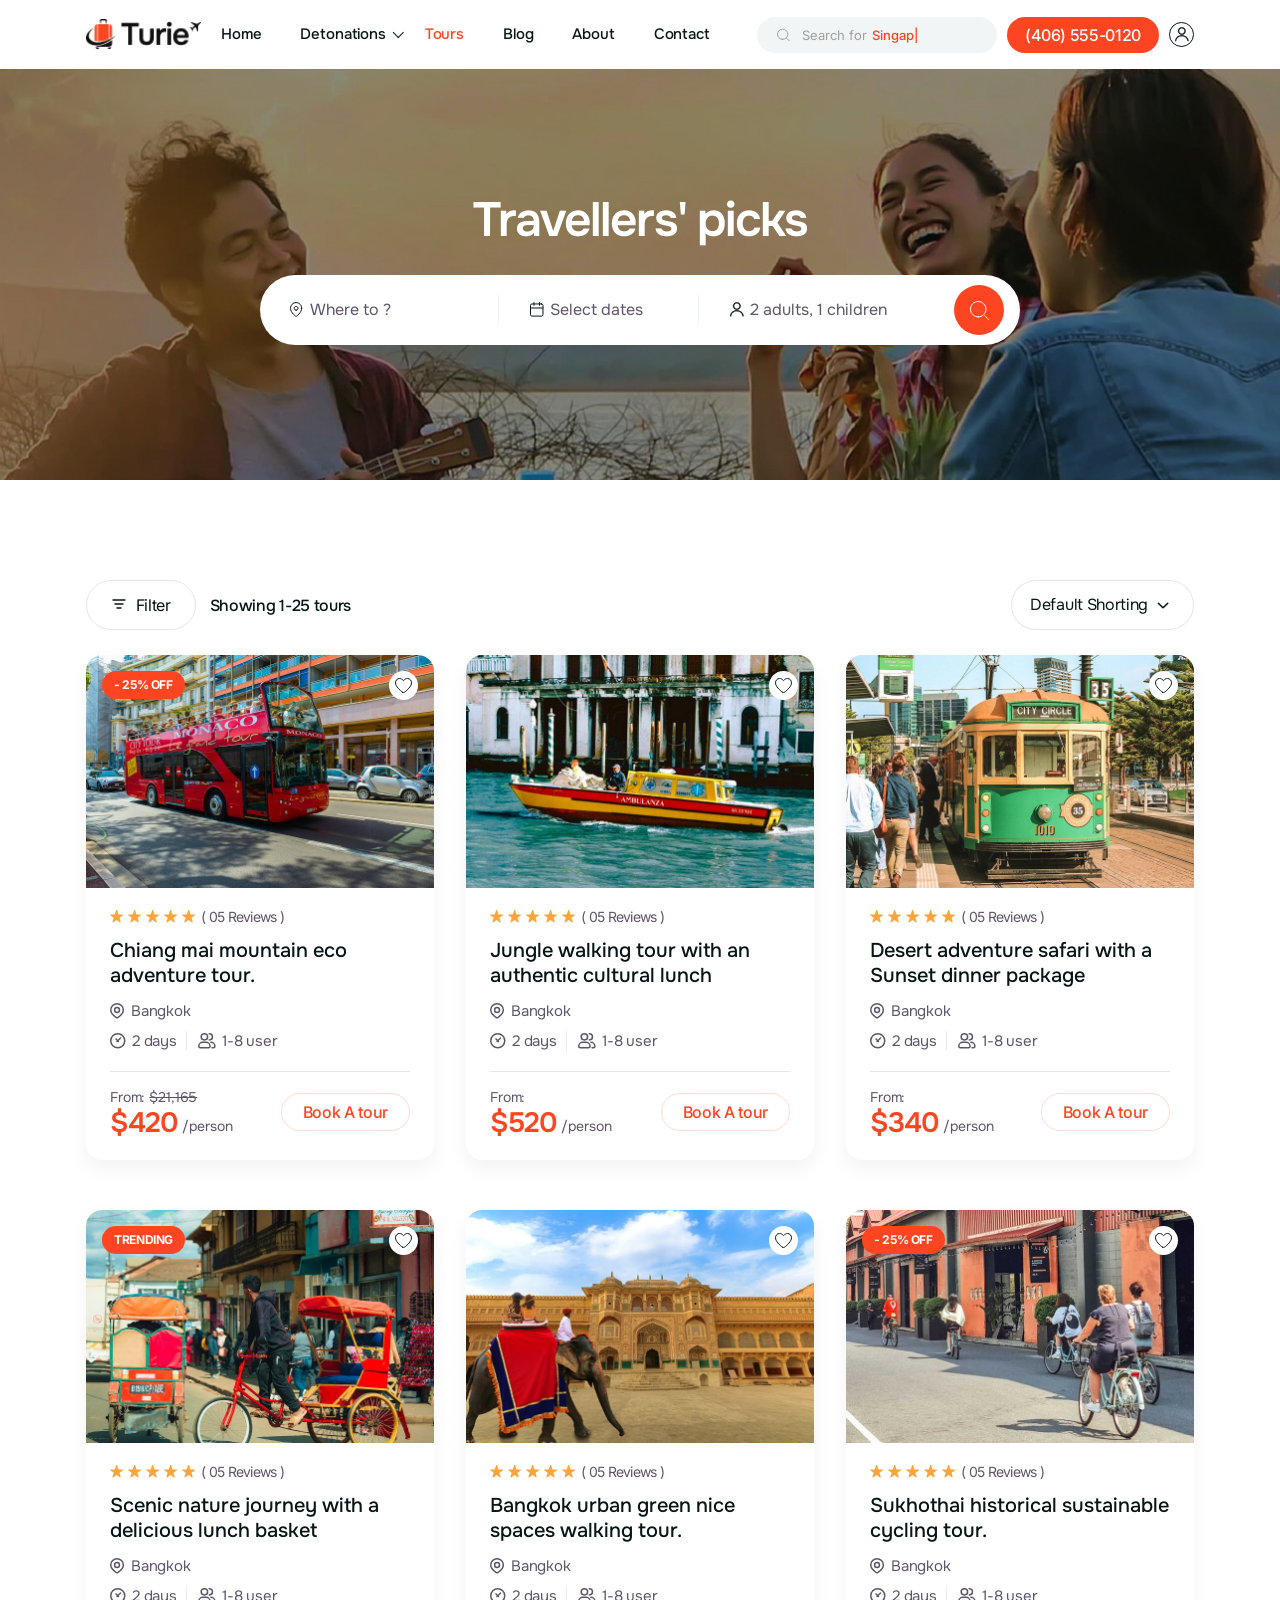
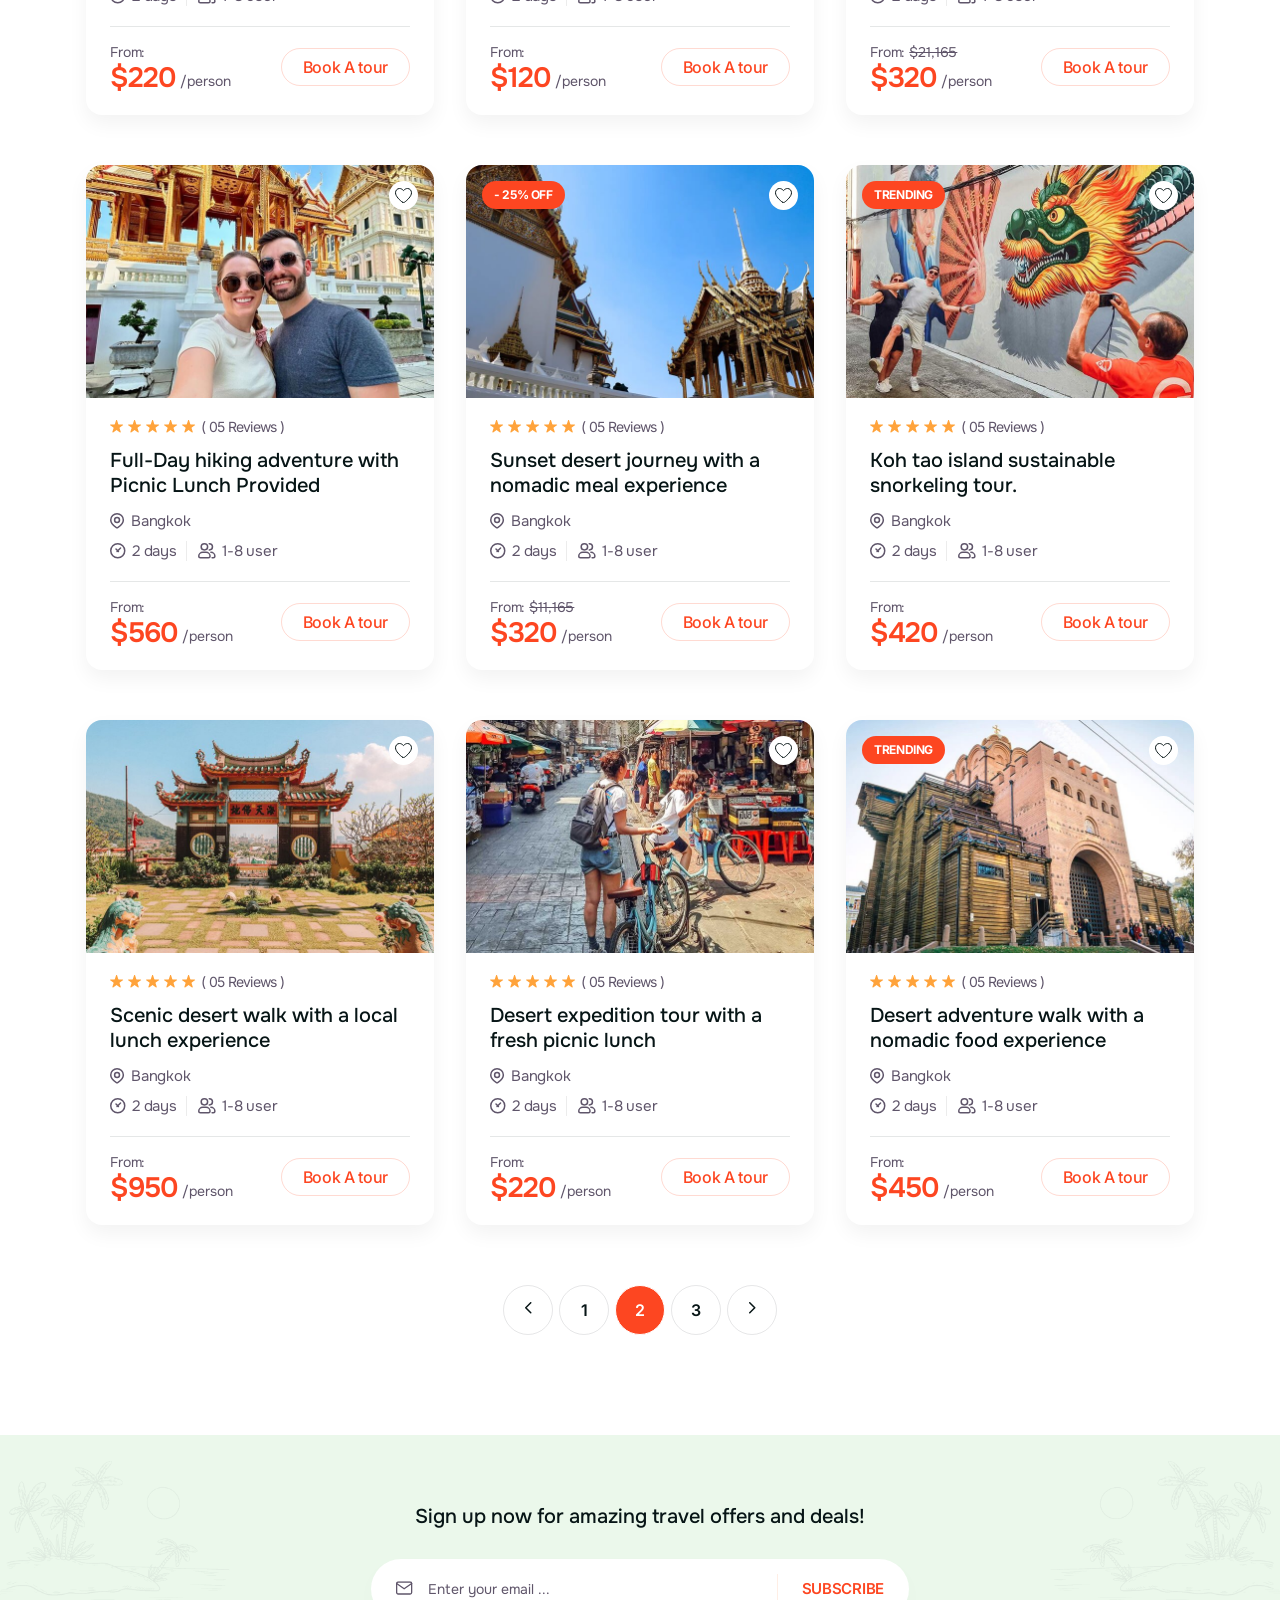
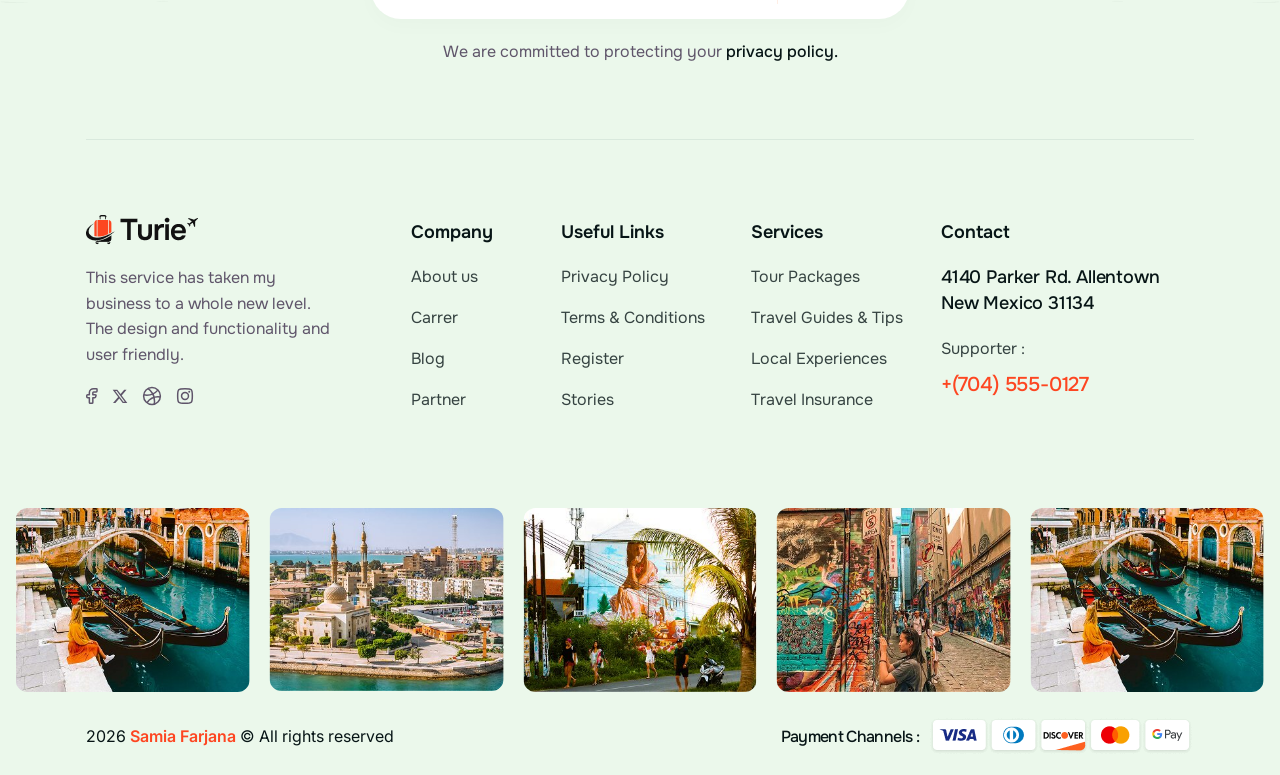
<file: tour.html>
<!doctype html>
<html class="no-js" lang="zxx">

<head>
   <meta charset="utf-8">
   <meta http-equiv="x-ua-compatible" content="ie=edge">
   <title>Turie – Travel & Tour Booking</title>
   <meta name="description" content="">
   <meta name="viewport" content="width=device-width, initial-scale=1">

   <!-- Place favicon.ico in the root directory -->
   <link rel="shortcut icon" type="image/x-icon" href="assets/img/logo/favicon.png">

   <!-- CSS here -->
   <link rel="stylesheet" href="assets/css/bootstrap.css">
   <link rel="stylesheet" href="assets/css/swiper-bundle.css">
   <link rel="stylesheet" href="assets/css/magnific-popup.css">
   <link rel="stylesheet" href="assets/css/font-awesome-pro.css">
   <link rel="stylesheet" href="assets/css/daterangepicker.css">
   <link rel="stylesheet" href="assets/css/range-slider.css">
   <link rel="stylesheet" href="assets/css/spacing.css">
   <link rel="stylesheet" href="assets/css/main.css">
</head>

<body>
   <!--[if lte IE 9]>
      <p class="browserupgrade">You are using an <strong>outdated</strong> browser. Please <a href="https://browsehappy.com/">upgrade your browser</a> to improve your experience and security.</p>
      <![endif]-->

   <!-- preloader-here start -->
   <div id="loading">
      <div class="loader">
         <div class="plane">
            <img src="assets/img/preloader/fly.png" class="plane-img">
         </div>
         <div class="earth-wrapper">
            <div class="earth"></div>
         </div>  
      </div>
   </div>
   <!-- preloader-here end -->

   <!-- back to top start -->
   <div class="back-to-top-wrapper">
      <button id="back_to_top" type="button" class="back-to-top-btn">
         <svg width="12" height="7" viewBox="0 0 12 7" fill="none" xmlns="http://www.w3.org/2000/svg">
            <path d="M11 6L6 1L1 6" stroke="currentColor" stroke-width="1.5" stroke-linecap="round" stroke-linejoin="round" />
         </svg>
      </button>
   </div>
   <!-- back to top end -->

   <!-- tp-offcanvas start -->
   <div class="tp-offcanvas">
      <div class="tp-offcanvas-header mb-30">
         <div class="tp-offcanvas-logo">
            <a href="index.html"><img data-width="108" src="assets/img/logo/logo.png" alt=""></a>
         </div>
         <div class="tp-offcanvas-close">
            <button class="tp-offcanvas-close-button"><i class="fal fa-times"></i></button>
         </div>
      </div>
      <div class="tp-header-search p-relative mb-30">
         <form action="#">
            <input class="tp-input" type="text" placeholder="Search for Thailand">
            <button class="tp-header-search-btn" type="submit">
               <svg width="13" height="13" viewBox="0 0 13 13" fill="none" xmlns="http://www.w3.org/2000/svg">
                  <path d="M5.64267 10.7857C8.48288 10.7857 10.7853 8.48318 10.7853 5.64286C10.7853 2.80254 8.48288 0.5 5.64267 0.5C2.80245 0.5 0.5 2.80254 0.5 5.64286C0.5 8.48318 2.80245 10.7857 5.64267 10.7857Z" stroke="currentColor" stroke-linecap="round" stroke-linejoin="round" />
                  <path d="M12.5 12.5L9.92871 9.92857" stroke="currentColor" stroke-linecap="round" stroke-linejoin="round" />
               </svg>
            </button>
         </form>
      </div>
      <div class="tp-offcanvas-menu mb-50">
         <nav> 
         </nav>
      </div>
      <div class="tp-offcanvas-content mb-40">
         <h3 class="tp-offcanvas-title"> Hello There!</h3>
         <p>Lorem ipsum dolor sit amet, consect etur adipiscing elit. </p>
      </div>
      <div class="tp-offcanvas-gallery mb-50">
         <a class="popup-image" href="assets/img/tour/01.jpg"><img src="assets/img/tour/01.jpg" alt="tour"></a>
         <a class="popup-image" href="assets/img/tour/02.jpg"><img src="assets/img/tour/02.jpg" alt="tour"></a>
         <a class="popup-image" href="assets/img/tour/03.jpg"><img src="assets/img/tour/03.jpg" alt="tour"></a>
         <a class="popup-image" href="assets/img/tour/04.jpg"><img src="assets/img/tour/04.jpg" alt="tour"></a>
      </div>
      <div class="tp-offcanvas-info mb-50">
         <h3 class="tp-offcanvas-title">Information</h3>
         <span><a href="#">+ 4 20 7700 1007</a></span>
         <span><a href="#">hello@turie.com</a></span>
         <span><a href="#">Avenue de Roma 158b, Lisboa</a></span>
      </div>
      <div class="tp-offcanvas-social">
         <h3 class="tp-offcanvas-title"> Follow Us</h3>
         <a href="#">
            <svg xmlns="http://www.w3.org/2000/svg" width="12" height="18" viewBox="0 0 12 18" fill="none">
               <path fill-rule="evenodd" clip-rule="evenodd" d="M1.62839 7.77713C0.911363 7.77713 0.761719 7.91782 0.761719 8.59194V9.81416C0.761719 10.4883 0.911363 10.629 1.62839 10.629H3.36172V15.5179C3.36172 16.192 3.51136 16.3327 4.22839 16.3327H5.96172C6.67874 16.3327 6.82839 16.192 6.82839 15.5179V10.629H8.77466C9.31846 10.629 9.45859 10.5296 9.60798 10.038L9.97941 8.81579C10.2353 7.97368 10.0776 7.77713 9.14609 7.77713H6.82839V5.74009C6.82839 5.29008 7.21641 4.92527 7.69505 4.92527H10.1617C10.8787 4.92527 11.0284 4.78458 11.0284 4.11046V2.48083C11.0284 1.80671 10.8787 1.66602 10.1617 1.66602H7.69505C5.30182 1.66602 3.36172 3.49004 3.36172 5.74009V7.77713H1.62839Z" stroke="currentColor" stroke-width="1.5" stroke-linejoin="round"></path>
            </svg>
         </a>
         <a href="#">
            <svg xmlns="http://www.w3.org/2000/svg" width="16" height="14" viewBox="0 0 16 14" fill="none">
               <path fill-rule="evenodd" clip-rule="evenodd" d="M5.28884 0.714844H0.666992L6.14691 7.9153L1.01754 13.9556H3.38746L7.26697 9.38713L10.7118 13.9136H15.3337L9.69453 6.50391L9.70451 6.51669L14.5599 0.798959H12.19L8.58427 5.04503L5.28884 0.714844ZM3.21817 1.97588H4.65702L12.7825 12.6525H11.3436L3.21817 1.97588Z" fill="currentColor"></path>
            </svg>
         </a>
         <a href="#">
            <svg width="20" height="20" viewBox="0 0 20 20" fill="none" xmlns="http://www.w3.org/2000/svg">
               <circle cx="9.99991" cy="9.99991" r="8.38077" stroke="currentColor" stroke-width="1.5"></circle>
               <path d="M18.3799 11.0604C17.6032 10.9148 16.8043 10.8389 15.9891 10.8389C11.5034 10.8389 7.51372 13.1373 4.9707 16.7054" stroke="currentColor" stroke-width="1.5" stroke-linejoin="round"></path>
               <path d="M15.8665 4.13281C13.2437 7.2064 9.30255 9.16128 4.8957 9.16128C3.76828 9.16128 2.67133 9.03332 1.61914 8.79143" stroke="currentColor" stroke-width="1.5" stroke-linejoin="round"></path>
               <path d="M12.1938 18.3815C12.4039 17.3641 12.5142 16.3104 12.5142 15.2309C12.5142 9.93756 9.86111 5.26259 5.80957 2.45801" stroke="currentColor" stroke-width="1.5" stroke-linejoin="round"></path>
            </svg>
         </a>
         <a href="#">
            <svg width="18" height="18" viewBox="0 0 18 18" fill="none" xmlns="http://www.w3.org/2000/svg">
               <path d="M1.66602 8.99935C1.66602 5.54238 1.66602 3.8139 2.73996 2.73996C3.8139 1.66602 5.54238 1.66602 8.99935 1.66602C12.4563 1.66602 14.1848 1.66602 15.2587 2.73996C16.3327 3.8139 16.3327 5.54238 16.3327 8.99935C16.3327 12.4563 16.3327 14.1848 15.2587 15.2587C14.1848 16.3327 12.4563 16.3327 8.99935 16.3327C5.54238 16.3327 3.8139 16.3327 2.73996 15.2587C1.66602 14.1848 1.66602 12.4563 1.66602 8.99935Z" stroke="currentColor" stroke-width="1.5" stroke-linejoin="round"></path>
               <path d="M12.4747 9.00103C12.4747 10.9195 10.9195 12.4747 9.00103 12.4747C7.08256 12.4747 5.52734 10.9195 5.52734 9.00103C5.52734 7.08256 7.08256 5.52734 9.00103 5.52734C10.9195 5.52734 12.4747 7.08256 12.4747 9.00103Z" stroke="currentColor" stroke-width="1.5"></path>
               <path d="M13.251 4.75391L13.242 4.75391" stroke="currentColor" stroke-width="2" stroke-linecap="round" stroke-linejoin="round"></path>
            </svg>
         </a>
      </div>
   </div>
   <div class="tp-offcanvas-overlay"></div>
   <!-- tp-offcanvas end -->

   <!-- filter offcanvas area start -->
   <div class="tp-filter-offcanvas-area">
      <div class="tp-filter-offcanvas-wrapper">
         <div class="tp-filter-offcanvas-close">
            <button type="button" class="tp-filter-offcanvas-close-btn filter-close-btn">
               <i class="fa-solid fa-xmark"></i>
               Close
            </button>
         </div>
         <div class="tp-filter-sidebar">
            <div class="tp-filter-item">
               <div class="tp-filter-top tp-filter-collapse mb-20">
                  <h2 class="tp-filter-title">Filter by price</h2>
                  <span class="tp-filter-icon">
                     <svg width="13" height="7" viewBox="0 0 13 7" fill="none" xmlns="http://www.w3.org/2000/svg">
                        <path d="M0.5 5.67157L5.08579 1.08578C5.86683 0.304736 7.13316 0.304735 7.91421 1.08578L12.5 5.67157" stroke="currentColor" stroke-linecap="round" stroke-linejoin="round" />
                     </svg>
                  </span>
               </div>
               <div class="tp-filter-item-content box-collapse">
                  <div class="range-slider">
                     <input type="text" class="js-range-slider" value="">
                  </div>
               </div>
            </div>
            <div class="tp-filter-item">
               <div class="tp-filter-top tp-filter-collapse mb-20">
                  <h2 class="tp-filter-title">Activities</h2>
                  <span class="tp-filter-icon">
                     <svg width="13" height="7" viewBox="0 0 13 7" fill="none" xmlns="http://www.w3.org/2000/svg">
                        <path d="M0.5 5.67157L5.08579 1.08578C5.86683 0.304736 7.13316 0.304735 7.91421 1.08578L12.5 5.67157" stroke="currentColor" stroke-linecap="round" stroke-linejoin="round" />
                     </svg>
                  </span>
               </div>
               <div class="tp-filter-checkbox box-collapse">
                  <div class="tp-header-search p-relative tp-filter-search mb-25">
                     <form action="#">
                        <input class="tp-input" type="text" placeholder="Search your tours">
                        <button class="tp-header-search-btn" type="submit">
                           <svg width="13" height="13" viewBox="0 0 13 13" fill="none" xmlns="http://www.w3.org/2000/svg">
                              <path d="M5.64267 10.7857C8.48288 10.7857 10.7853 8.48318 10.7853 5.64286C10.7853 2.80254 8.48288 0.5 5.64267 0.5C2.80245 0.5 0.5 2.80254 0.5 5.64286C0.5 8.48318 2.80245 10.7857 5.64267 10.7857Z" stroke="currentColor" stroke-linecap="round" stroke-linejoin="round" />
                              <path d="M12.5 12.5L9.92871 9.92857" stroke="currentColor" stroke-linecap="round" stroke-linejoin="round" />
                           </svg>
                        </button>
                     </form>
                  </div>
                  <div class="read-more-wrapper">
                     <ul class="load-more-content">
                        <li class="checkbox-item">
                           <input id="activities" type="checkbox">
                           <label for="activities">City Explorations</label>
                        </li>
                        <li class="checkbox-item">
                           <input id="activities-2" type="checkbox">
                           <label for="activities-2">Family Adventures</label>
                        </li>
                        <li class="checkbox-item">
                           <input id="activities-3" type="checkbox">
                           <label for="activities-3">Wellness Retreats</label>
                        </li>
                        <li class="checkbox-item">
                           <input id="activities-4" type="checkbox">
                           <label for="activities-4">Nightlife Tours</label>
                        </li>
                        <li class="checkbox-item">
                           <input id="activities-5" type="checkbox">
                           <label for="activities-5">Food Journeys</label>
                        </li>
                        <li class="checkbox-item">
                           <input id="activities-6" type="checkbox">
                           <label for="activities-6">Wellness Retreats</label>
                        </li>
                        <li class="checkbox-item">
                           <input id="activities-7" type="checkbox">
                           <label for="activities-7">Nightlife Tours</label>
                        </li>
                        <li class="checkbox-item">
                           <input id="activities-8" type="checkbox">
                           <label for="activities-8">Food Journeys</label>
                        </li>
                     </ul>
                     <button class="toggle-btn">Read More..</button>
                  </div>
               </div>
            </div>
            <div class="tp-filter-item">
               <div class="tp-filter-top tp-filter-collapse mb-20">
                  <h2 class="tp-filter-title">Tour Type</h2>
                  <span class="tp-filter-icon">
                     <svg width="13" height="7" viewBox="0 0 13 7" fill="none" xmlns="http://www.w3.org/2000/svg">
                        <path d="M0.5 5.67157L5.08579 1.08578C5.86683 0.304736 7.13316 0.304735 7.91421 1.08578L12.5 5.67157" stroke="currentColor" stroke-linecap="round" stroke-linejoin="round" />
                     </svg>
                  </span>
               </div>
               <div class="tp-filter-checkbox box-collapse">
                  <ul>
                     <li class="checkbox-item">
                        <input id="tour" type="checkbox">
                        <label for="tour">City Tour</label>
                     </li>
                     <li class="checkbox-item">
                        <input id="tour-2" type="checkbox">
                        <label for="tour-2">Wildlife Safari</label>
                     </li>
                     <li class="checkbox-item">
                        <input id="tour-3" type="checkbox">
                        <label for="tour-3">Honeymoon Tour</label>
                     </li>
                     <li class="checkbox-item">
                        <input id="tour-4" type="checkbox">
                        <label for="tour-4">Desert Safari</label>
                     </li>
                     <li class="checkbox-item">
                        <input id="tour-5" type="checkbox">
                        <label for="tour-5">Festival Tour</label>
                     </li>
                  </ul>
               </div>
            </div>
            <div class="tp-filter-item">
               <div class="tp-filter-top tp-filter-collapse mb-20">
                  <h2 class="tp-filter-title">Durations</h2>
                  <span class="tp-filter-icon">
                     <svg width="13" height="7" viewBox="0 0 13 7" fill="none" xmlns="http://www.w3.org/2000/svg">
                        <path d="M0.5 5.67157L5.08579 1.08578C5.86683 0.304736 7.13316 0.304735 7.91421 1.08578L12.5 5.67157" stroke="currentColor" stroke-linecap="round" stroke-linejoin="round" />
                     </svg>
                  </span>
               </div>
               <div class="tp-filter-checkbox read-more-wrapper box-collapse">
                  <ul class="load-more-content">
                     <li class="checkbox-item">
                        <input id="durations" type="checkbox">
                        <label for="durations">1 to 2 Hours</label>
                     </li>
                     <li class="checkbox-item">
                        <input id="durations-2" type="checkbox">
                        <label for="durations-2">6 to 8 Hours</label>
                     </li>
                     <li class="checkbox-item">
                        <input id="durations-3" type="checkbox">
                        <label for="durations-3">3 to 5 Days</label>
                     </li>
                     <li class="checkbox-item">
                        <input id="durations-4" type="checkbox">
                        <label for="durations-4">10 to 14 Days</label>
                     </li>
                     <li class="checkbox-item">
                        <input id="durations-5" type="checkbox">
                        <label for="durations-5">1 to 2 Months</label>
                     </li>
                     <li class="checkbox-item">
                        <input id="durations-6" type="checkbox">
                        <label for="durations-6">3 to 5 Months</label>
                     </li>
                     <li class="checkbox-item">
                        <input id="durations-7" type="checkbox">
                        <label for="durations-7">8 to 10 Months</label>
                     </li>
                     <li class="checkbox-item">
                        <input id="durations-8" type="checkbox">
                        <label for="durations-8">10 to 12 Months</label>
                     </li>
                  </ul>
                  <button class="toggle-btn">Read More..</button>
               </div>
            </div>
            <div class="tp-filter-item">
               <div class="tp-filter-top tp-filter-collapse mb-20">
                  <h2 class="tp-filter-title">Time of Day</h2>
                  <span class="tp-filter-icon">
                     <svg width="13" height="7" viewBox="0 0 13 7" fill="none" xmlns="http://www.w3.org/2000/svg">
                        <path d="M0.5 5.67157L5.08579 1.08578C5.86683 0.304736 7.13316 0.304735 7.91421 1.08578L12.5 5.67157" stroke="currentColor" stroke-linecap="round" stroke-linejoin="round" />
                     </svg>
                  </span>
               </div>
               <div class="tp-filter-checkbox box-collapse">
                  <ul>
                     <li class="checkbox-item">
                        <input id="time" type="checkbox">
                        <label for="time">Morning (6:00 AM – 11:00 AM)</label>
                     </li>
                     <li class="checkbox-item">
                        <input id="time-2" type="checkbox">
                        <label for="time-2">Afternoon (12:00 PM – 5:00 PM)</label>
                     </li>
                     <li class="checkbox-item">
                        <input id="time-3" type="checkbox">
                        <label for="time-3">Evening (6:00 PM – 9:00 PM)</label>
                     </li>
                     <li class="checkbox-item">
                        <input id="time-4" type="checkbox">
                        <label for="time-4">Night (9:00 PM – 12:00 AM)</label>
                     </li>
                  </ul>
               </div>
            </div>
            <div class="tp-filter-item">
               <div class="tp-filter-top tp-filter-collapse mb-20">
                  <h2 class="tp-filter-title">Traveller Reviews</h2>
                  <span class="tp-filter-icon">
                     <svg width="13" height="7" viewBox="0 0 13 7" fill="none" xmlns="http://www.w3.org/2000/svg">
                        <path d="M0.5 5.67157L5.08579 1.08578C5.86683 0.304736 7.13316 0.304735 7.91421 1.08578L12.5 5.67157" stroke="currentColor" stroke-linecap="round" stroke-linejoin="round" />
                     </svg>
                  </span>
               </div>
               <div class="tp-filter-checkbox box-collapse">
                  <ul>
                     <li class="checkbox-item">
                        <input id="reviews" type="checkbox">
                        <label for="reviews" class="tp-filter-ratings-wrap">
                           <span class="tp-filter-ratings">
                              <i>
                                 <svg width="15" height="14" viewBox="0 0 15 14" fill="none" xmlns="http://www.w3.org/2000/svg">
                                    <path d="M7.36067 0L9.63512 4.60778L14.7213 5.35121L11.041 8.93586L11.9096 14L7.36067 11.6078L2.81178 14L3.68034 8.93586L0 5.35121L5.08622 4.60778L7.36067 0Z" fill="currentColor" />
                                 </svg>
                              </i>
                              <i>
                                 <svg width="15" height="14" viewBox="0 0 15 14" fill="none" xmlns="http://www.w3.org/2000/svg">
                                    <path d="M7.36067 0L9.63512 4.60778L14.7213 5.35121L11.041 8.93586L11.9096 14L7.36067 11.6078L2.81178 14L3.68034 8.93586L0 5.35121L5.08622 4.60778L7.36067 0Z" fill="currentColor" />
                                 </svg>
                              </i>
                              <i>
                                 <svg width="15" height="14" viewBox="0 0 15 14" fill="none" xmlns="http://www.w3.org/2000/svg">
                                    <path d="M7.36067 0L9.63512 4.60778L14.7213 5.35121L11.041 8.93586L11.9096 14L7.36067 11.6078L2.81178 14L3.68034 8.93586L0 5.35121L5.08622 4.60778L7.36067 0Z" fill="currentColor" />
                                 </svg>
                              </i>
                              <i>
                                 <svg width="15" height="14" viewBox="0 0 15 14" fill="none" xmlns="http://www.w3.org/2000/svg">
                                    <path d="M7.36067 0L9.63512 4.60778L14.7213 5.35121L11.041 8.93586L11.9096 14L7.36067 11.6078L2.81178 14L3.68034 8.93586L0 5.35121L5.08622 4.60778L7.36067 0Z" fill="#E7E7E7" />
                                 </svg>
                              </i>
                              <i>
                                 <svg width="15" height="14" viewBox="0 0 15 14" fill="none" xmlns="http://www.w3.org/2000/svg">
                                    <path d="M7.36067 0L9.63512 4.60778L14.7213 5.35121L11.041 8.93586L11.9096 14L7.36067 11.6078L2.81178 14L3.68034 8.93586L0 5.35121L5.08622 4.60778L7.36067 0Z" fill="#E7E7E7" />
                                 </svg>
                              </i>
                           </span>
                           <span>(160) Review</span>
                        </label>
                     </li>
                     <li class="checkbox-item">
                        <input id="reviews-2" type="checkbox">
                        <label for="reviews-2" class="tp-filter-ratings-wrap">
                           <span class="tp-filter-ratings">
                              <i>
                                 <svg width="15" height="14" viewBox="0 0 15 14" fill="none" xmlns="http://www.w3.org/2000/svg">
                                    <path d="M7.36067 0L9.63512 4.60778L14.7213 5.35121L11.041 8.93586L11.9096 14L7.36067 11.6078L2.81178 14L3.68034 8.93586L0 5.35121L5.08622 4.60778L7.36067 0Z" fill="currentColor" />
                                 </svg>
                              </i>
                              <i>
                                 <svg width="15" height="14" viewBox="0 0 15 14" fill="none" xmlns="http://www.w3.org/2000/svg">
                                    <path d="M7.36067 0L9.63512 4.60778L14.7213 5.35121L11.041 8.93586L11.9096 14L7.36067 11.6078L2.81178 14L3.68034 8.93586L0 5.35121L5.08622 4.60778L7.36067 0Z" fill="currentColor" />
                                 </svg>
                              </i>
                              <i>
                                 <svg width="15" height="14" viewBox="0 0 15 14" fill="none" xmlns="http://www.w3.org/2000/svg">
                                    <path d="M7.36067 0L9.63512 4.60778L14.7213 5.35121L11.041 8.93586L11.9096 14L7.36067 11.6078L2.81178 14L3.68034 8.93586L0 5.35121L5.08622 4.60778L7.36067 0Z" fill="currentColor" />
                                 </svg>
                              </i>
                              <i>
                                 <svg width="15" height="14" viewBox="0 0 15 14" fill="none" xmlns="http://www.w3.org/2000/svg">
                                    <path d="M7.36067 0L9.63512 4.60778L14.7213 5.35121L11.041 8.93586L11.9096 14L7.36067 11.6078L2.81178 14L3.68034 8.93586L0 5.35121L5.08622 4.60778L7.36067 0Z" fill="currentColor" />
                                 </svg>
                              </i>
                              <i>
                                 <svg width="15" height="14" viewBox="0 0 15 14" fill="none" xmlns="http://www.w3.org/2000/svg">
                                    <path d="M7.36067 0L9.63512 4.60778L14.7213 5.35121L11.041 8.93586L11.9096 14L7.36067 11.6078L2.81178 14L3.68034 8.93586L0 5.35121L5.08622 4.60778L7.36067 0Z" fill="#E7E7E7" />
                                 </svg>
                              </i>
                           </span>
                           <span>(290) Review</span>
                        </label>
                     </li>
                     <li class="checkbox-item">
                        <input id="reviews-3" type="checkbox">
                        <label for="reviews-3" class="tp-filter-ratings-wrap">
                           <span class="tp-filter-ratings">
                              <i>
                                 <svg width="15" height="14" viewBox="0 0 15 14" fill="none" xmlns="http://www.w3.org/2000/svg">
                                    <path d="M7.36067 0L9.63512 4.60778L14.7213 5.35121L11.041 8.93586L11.9096 14L7.36067 11.6078L2.81178 14L3.68034 8.93586L0 5.35121L5.08622 4.60778L7.36067 0Z" fill="currentColor" />
                                 </svg>
                              </i>
                              <i>
                                 <svg width="15" height="14" viewBox="0 0 15 14" fill="none" xmlns="http://www.w3.org/2000/svg">
                                    <path d="M7.36067 0L9.63512 4.60778L14.7213 5.35121L11.041 8.93586L11.9096 14L7.36067 11.6078L2.81178 14L3.68034 8.93586L0 5.35121L5.08622 4.60778L7.36067 0Z" fill="currentColor" />
                                 </svg>
                              </i>
                              <i>
                                 <svg width="15" height="14" viewBox="0 0 15 14" fill="none" xmlns="http://www.w3.org/2000/svg">
                                    <path d="M7.36067 0L9.63512 4.60778L14.7213 5.35121L11.041 8.93586L11.9096 14L7.36067 11.6078L2.81178 14L3.68034 8.93586L0 5.35121L5.08622 4.60778L7.36067 0Z" fill="currentColor" />
                                 </svg>
                              </i>
                              <i>
                                 <svg width="15" height="14" viewBox="0 0 15 14" fill="none" xmlns="http://www.w3.org/2000/svg">
                                    <path d="M7.36067 0L9.63512 4.60778L14.7213 5.35121L11.041 8.93586L11.9096 14L7.36067 11.6078L2.81178 14L3.68034 8.93586L0 5.35121L5.08622 4.60778L7.36067 0Z" fill="currentColor" />
                                 </svg>
                              </i>
                              <i>
                                 <svg width="15" height="14" viewBox="0 0 15 14" fill="none" xmlns="http://www.w3.org/2000/svg">
                                    <path d="M7.36067 0L9.63512 4.60778L14.7213 5.35121L11.041 8.93586L11.9096 14L7.36067 11.6078L2.81178 14L3.68034 8.93586L0 5.35121L5.08622 4.60778L7.36067 0Z" fill="currentColor" />
                                 </svg>
                              </i>
                           </span>
                           <span>(170) Review</span>
                        </label>
                     </li>
                  </ul>
               </div>
            </div>
         </div>
      </div>
   </div>
   <!-- filter offcanvas area end -->


   <header class="tp-header-height">

      <!-- header-area-start -->
      <div id="header-sticky" class="tp-header-blur tp-header-area tp-header-lg-ptb">
         <div class="container">
            <div class="row align-items-center">
               <div class="col-xl-7 col-6">
                  <div class="tp-header-left d-flex align-items-center">
                     <div class="tp-header-logo mr-60">
                        <a href="index.html">
                           <img width="115" src="assets/img/logo/logo.png" alt="">
                        </a>
                     </div>
                     <div class="tp-main-menu tp-menu-dropdown d-none d-xl-block">
                        <nav class="tp-mobile-menu-active">
                                 <ul>
                                    <li>
                                       <a href="index.html">Home</a>
                                    </li>
                                    <li class="has-dropdown">
                                       <a href="#.html">Detonations</a>
                                       <div class="sub-menu tp-megamenu-wrapper">
                                          <div class="row">
                                             <div class="col-xl-4">
                                                <div class="tp-megamenu-list">
                                                   <ul>
                                                      <li>
                                                         <a href="city-details.html" class="d-flex align-items-center gap-2">
                                                            <div class="tp-megamenu-list-thumb">
                                                               <img src="assets/img/menu/01.jpg" alt="des">
                                                            </div>
                                                            <div class="tp-megamenu-list-content">
                                                               <span class="tp-megamenu-list-subtitle">Things to do in</span>
                                                               <span class="tp-megamenu-list-title">Osaka</span>
                                                            </div>
                                                         </a>
                                                      </li>
                                                      <li>
                                                         <a href="city-details.html" class="d-flex align-items-center gap-2">
                                                            <div class="tp-megamenu-list-thumb">
                                                               <img src="assets/img/menu/02.jpg" alt="des">
                                                            </div>
                                                            <div class="tp-megamenu-list-content">
                                                               <span class="tp-megamenu-list-subtitle">Things to do in</span>
                                                               <span class="tp-megamenu-list-title">Sapporo</span>
                                                            </div>
                                                         </a>
                                                      </li>
                                                      <li>
                                                         <a href="city-details.html" class="d-flex align-items-center gap-2">
                                                            <div class="tp-megamenu-list-thumb">
                                                               <img src="assets/img/menu/03.jpg" alt="des">
                                                            </div>
                                                            <div class="tp-megamenu-list-content">
                                                               <span class="tp-megamenu-list-subtitle">Things to do in</span>
                                                               <span class="tp-megamenu-list-title">Scotland</span>
                                                            </div>
                                                         </a>
                                                      </li>
                                                      <li>
                                                         <a href="city-details.html" class="d-flex align-items-center gap-2">
                                                            <div class="tp-megamenu-list-thumb">
                                                               <img src="assets/img/menu/04.jpg" alt="des">
                                                            </div>
                                                            <div class="tp-megamenu-list-content">
                                                               <span class="tp-megamenu-list-subtitle">Things to do in</span>
                                                               <span class="tp-megamenu-list-title">Los Angeles</span>
                                                            </div>
                                                         </a>
                                                      </li>
                                                   </ul>
                                                </div>
                                             </div>
                                             <div class="col-xl-4">
                                                <div class="tp-megamenu-list">
                                                   <ul>
                                                      <li>
                                                         <a href="city-details.html" class="d-flex align-items-center gap-2">
                                                            <div class="tp-megamenu-list-thumb">
                                                               <img src="assets/img/menu/05.jpg" alt="des">
                                                            </div>
                                                            <div class="tp-megamenu-list-content">
                                                               <span class="tp-megamenu-list-subtitle">Things to do in</span>
                                                               <span class="tp-megamenu-list-title">Greece</span>
                                                            </div>
                                                         </a>
                                                      </li>
                                                      <li>
                                                         <a href="city-details.html" class="d-flex align-items-center gap-2">
                                                            <div class="tp-megamenu-list-thumb">
                                                               <img src="assets/img/menu/06.jpg" alt="des">
                                                            </div>
                                                            <div class="tp-megamenu-list-content">
                                                               <span class="tp-megamenu-list-subtitle">Things to do in</span>
                                                               <span class="tp-megamenu-list-title">Turkey</span>
                                                            </div>
                                                         </a>
                                                      </li>
                                                      <li>
                                                         <a href="city-details.html" class="d-flex align-items-center gap-2">
                                                            <div class="tp-megamenu-list-thumb">
                                                               <img src="assets/img/destination/six/thumb.jpg" alt="des">
                                                            </div>
                                                            <div class="tp-megamenu-list-content">
                                                               <span class="tp-megamenu-list-subtitle">Things to do in</span>
                                                               <span class="tp-megamenu-list-title">Maldives</span>
                                                            </div>
                                                         </a>
                                                      </li>
                                                      <li>
                                                         <a href="city-details.html" class="d-flex align-items-center gap-2">
                                                            <div class="tp-megamenu-list-thumb">
                                                               <img src="assets/img/destination/six/thumb-2.jpg" alt="des">
                                                            </div>
                                                            <div class="tp-megamenu-list-content">
                                                               <span class="tp-megamenu-list-subtitle">Things to do in</span>
                                                               <span class="tp-megamenu-list-title">Canada</span>
                                                            </div>
                                                         </a>
                                                      </li>
                                                   </ul>
                                                </div>
                                             </div>
                                             <div class="col-xl-4">
                                                <div class="tp-megamenu-list">
                                                   <ul>
                                                      <li>
                                                         <a href="city-details.html" class="d-flex align-items-center gap-2">
                                                            <div class="tp-megamenu-list-thumb">
                                                               <img src="assets/img/destination/six/thumb-3.jpg" alt="des">
                                                            </div>
                                                            <div class="tp-megamenu-list-content">
                                                               <span class="tp-megamenu-list-subtitle">Things to do in</span>
                                                               <span class="tp-megamenu-list-title">Indonesia</span>
                                                            </div>
                                                         </a>
                                                      </li>
                                                      <li>
                                                         <a href="city-details.html" class="d-flex align-items-center gap-2">
                                                            <div class="tp-megamenu-list-thumb">
                                                               <img src="assets/img/destination/six/thumb-4.jpg" alt="des">
                                                            </div>
                                                            <div class="tp-megamenu-list-content">
                                                               <span class="tp-megamenu-list-subtitle">Things to do in</span>
                                                               <span class="tp-megamenu-list-title">Australia</span>
                                                            </div>
                                                         </a>
                                                      </li>
                                                      <li>
                                                         <a href="city-details.html" class="d-flex align-items-center gap-2">
                                                            <div class="tp-megamenu-list-thumb">
                                                               <img src="assets/img/destination/six/thumb-5.jpg" alt="des">
                                                            </div>
                                                            <div class="tp-megamenu-list-content">
                                                               <span class="tp-megamenu-list-subtitle">Things to do in</span>
                                                               <span class="tp-megamenu-list-title">Switzerland</span>
                                                            </div>
                                                         </a>
                                                      </li>
                                                      <li>
                                                         <a href="city-details.html" class="d-flex align-items-center gap-2">
                                                            <div class="tp-megamenu-list-thumb">
                                                               <img src="assets/img/destination/six/thumb-6.jpg" alt="des">
                                                            </div>
                                                            <div class="tp-megamenu-list-content">
                                                               <span class="tp-megamenu-list-subtitle">Things to do in</span>
                                                               <span class="tp-megamenu-list-title">Thailand</span>
                                                            </div>
                                                         </a>
                                                      </li>
                                                   </ul>
                                                </div>
                                             </div>
                                          </div>
                                       </div>
                                    </li>
                                    <li class="active">
                                       <a href="tour.html">Tours</a>
                                    </li>
                                    <li>
                                       <a href="blog.html">Blog</a>
                                    </li>
                                    <li>
                                       <a href="about.html">About</a>
                                    </li>
                                    <li>
                                       <a href="contact.html">Contact</a>
                                    </li>
                                 </ul>
                              </nav>
                     </div>
                  </div>
               </div>
               <div class="col-xl-5 col-6">
                  <div class="tp-header-option d-flex align-items-center justify-content-end">
                     <div class="tp-header-search p-relative d-none d-xl-block">
                        <form action="#">
                           <div class="tp-header-typing-wrap">
                              <span class="typed-text"></span>
                              <div class="typed-strings d-none">
                                 <span>Singapore</span>
                                 <span>Maldives</span>
                                 <span>Dubai</span>
                                 <span>Thailand</span>
                                 <span>Vietnam</span>
                                 <span>Kashmir</span>
                              </div>
                           </div>
                           <input class="tp-input" type="text" placeholder="Search for">
                           <button class="tp-header-search-btn" type="submit">
                              <svg width="13" height="13" viewBox="0 0 13 13" fill="none" xmlns="http://www.w3.org/2000/svg">
                                 <path d="M5.64267 10.7857C8.48288 10.7857 10.7853 8.48318 10.7853 5.64286C10.7853 2.80254 8.48288 0.5 5.64267 0.5C2.80245 0.5 0.5 2.80254 0.5 5.64286C0.5 8.48318 2.80245 10.7857 5.64267 10.7857Z" stroke="currentColor" stroke-linecap="round" stroke-linejoin="round" />
                                 <path d="M12.5 12.5L9.92871 9.92857" stroke="currentColor" stroke-linecap="round" stroke-linejoin="round" />
                              </svg>
                           </button>
                        </form>
                     </div>
                     <div class="tp-header-contact ml-10 d-none d-sm-block">
                        <a href="tel:(406)555-0120">(406) 555-0120</a>
                     </div>
                     <div class="tp-header-top-menu-item tp-header-login ml-10 d-none d-xl-block">
                        <span class="tp-header-login-btn" id="tp-header-login-btn">
                           <svg width="14" height="15" viewBox="0 0 14 15" fill="none" xmlns="http://www.w3.org/2000/svg">
                              <path d="M6.84473 8.18158C10.3622 8.18158 13.3237 10.6105 13.5391 13.7441L13.5361 13.8535C13.5034 14.097 13.2968 14.2697 13.0654 14.289L13.0645 14.29C12.7649 14.313 12.5416 14.0808 12.5195 13.8163V13.8144C12.3342 11.2383 9.85653 9.20209 6.84473 9.20209C3.81703 9.20222 1.34055 11.2545 1.1709 13.83V13.832C1.15142 14.0657 0.978315 14.2535 0.763672 14.2968L0.668945 14.3056H0.625V14.3046C0.335307 14.282 0.128516 14.0353 0.151367 13.7597C0.366927 10.6106 3.32725 8.18171 6.84473 8.18158Z" fill="currentColor" stroke="currentColor" stroke-width="0.3" />
                              <path d="M6.84473 0.149597C8.94337 0.149833 10.6426 1.84973 10.6426 3.94843C10.6423 6.04692 8.94322 7.74604 6.84473 7.74628C4.74603 7.74628 3.04613 6.04707 3.0459 3.94843C3.0459 1.84958 4.74588 0.149597 6.84473 0.149597ZM6.84473 1.18573C5.32757 1.18573 4.08203 2.43127 4.08203 3.94843C4.08227 5.46538 5.32772 6.71014 6.84473 6.71014C8.36154 6.7099 9.60621 5.46524 9.60645 3.94843C9.60645 2.43141 8.36169 1.18597 6.84473 1.18573Z" fill="currentColor" stroke="currentColor" stroke-width="0.3" />
                           </svg>
                        </span>
                        <ul>
                           <li>
                              <a href="login.html"><i class="icon far fa-user"></i> Login</a>
                           </li>
                           <li>
                              <a href="register.html"> <i class="icon fas fa-user-plus"></i> Register</a>
                           </li>
                        </ul>
                     </div>
                     <div class="tp-header-toogle-wrapper d-xl-none ml-10">
                        <button class="tp-header-toogle">
                           <span></span>
                           <span></span>
                        </button>
                     </div>
                  </div>
               </div>
            </div>
         </div>
      </div>
      <!-- header-area-end -->

   </header>

   <main>

      <!-- breadcrumb-area-start -->
      <div class="tp-breadcrumb-area tp-breadcrumb-ptb tp-breadcrumb-overly bg-position" data-background="assets/img/breadcrumb/bg.jpg">
         <div class="container">
            <div class="row justify-content-center">
               <div class="col-lg-12 col-md-8">
                  <div class="tp-breadcrumb-wrap text-center">
                     <h2 class="tp-breadcrumb-title text-center mb-25">Travellers' picks</h2>
                     <div class="tp-booking-form d-inline-block text-start">
                        <form action="#">
                           <div class="tp-booking-wrap tp-marker-tab p-relative">
                              <div class="tp-booking-location tp-booking-col-1 p-relative">
                                 <div class="tp-booking-location-input tp-booking-toggle p-relative">
                                    <span class="tp-booking-input-icon">
                                       <svg width="13" height="15" viewBox="0 0 13 15" fill="none" xmlns="http://www.w3.org/2000/svg">
                                          <path d="M11.7 6.22727C11.7 10.6818 6.1 14.5 6.1 14.5C6.1 14.5 0.5 10.6818 0.5 6.22727C0.5 4.70831 1.09 3.25155 2.1402 2.17748C3.19041 1.10341 4.61479 0.5 6.1 0.5C7.58521 0.5 9.00959 1.10341 10.0598 2.17748C11.11 3.25155 11.7 4.70831 11.7 6.22727Z" stroke="currentColor" stroke-linecap="round" stroke-linejoin="round" />
                                          <path d="M6.09714 8.13583C7.12807 8.13583 7.9638 7.28124 7.9638 6.22705C7.9638 5.17286 7.12807 4.31827 6.09714 4.31827C5.0662 4.31827 4.23047 5.17286 4.23047 6.22705C4.23047 7.28124 5.0662 8.13583 6.09714 8.13583Z" stroke="currentColor" stroke-linecap="round" stroke-linejoin="round" />
                                       </svg>
                                    </span>
                                    <input class="tp-input" type="text" placeholder="Where to ?">
                                 </div>
                                 <div class="tp-booking-location-list tp-booking-toggle-active">
                                    <div class="tp-booking-location-inner">
                                       <span class="tp-booking-location-suggested">Suggested destinations</span>
                                       <ul>
                                          <li>
                                             <div class="tp-booking-location-icon">
                                                <img src="assets/img/booking-form/01.png" alt="booking">
                                             </div>
                                             <div class="tp-booking-location-content">
                                                <span>Nearby</span>
                                                <p>Find what’s around you</p>
                                             </div>
                                          </li>
                                          <li>
                                             <div class="tp-booking-location-icon">
                                                <img src="assets/img/booking-form/02.png" alt="booking">
                                             </div>
                                             <div class="tp-booking-location-content">
                                                <span>Toronto, Canada</span>
                                                <p>For sights like CN Tower</p>
                                             </div>
                                          </li>
                                          <li>
                                             <div class="tp-booking-location-icon">
                                                <img src="assets/img/booking-form/03.png" alt="booking">
                                             </div>
                                             <div class="tp-booking-location-content">
                                                <span>Bangkok, Thailand</span>
                                                <p>For its bustling nightlife</p>
                                             </div>
                                          </li>
                                          <li>
                                             <div class="tp-booking-location-icon">
                                                <img src="assets/img/booking-form/04.png" alt="booking">
                                             </div>
                                             <div class="tp-booking-location-content">
                                                <span>London, United Kingdom</span>
                                                <p>For its stunning architecture</p>
                                             </div>
                                          </li>
                                          <li>
                                             <div class="tp-booking-location-icon">
                                                <img src="assets/img/booking-form/05.png" alt="booking">
                                             </div>
                                             <div class="tp-booking-location-content">
                                                <span>Vancouver, Canada</span>
                                                <p>For sights like Stanley Park</p>
                                             </div>
                                          </li>
                                          <li>
                                             <div class="tp-booking-location-icon">
                                                <img src="assets/img/booking-form/06.png" alt="booking">
                                             </div>
                                             <div class="tp-booking-location-content">
                                                <span>Kolkata, India</span>
                                                <p>For its top-notch dining</p>
                                             </div>
                                          </li>
                                          <li>
                                             <div class="tp-booking-location-icon">
                                                <img src="assets/img/booking-form/07.png" alt="booking">
                                             </div>
                                             <div class="tp-booking-location-content">
                                                <span>Mississauga, Canada</span>
                                                <p>For a tour abroad</p>
                                             </div>
                                          </li>
                                          <li>
                                             <div class="tp-booking-location-icon">
                                                <img src="assets/img/booking-form/08.png" alt="booking">
                                             </div>
                                             <div class="tp-booking-location-content">
                                                <span>Downtown Montreal, Canada</span>
                                                <p>For sights like Notre-Dame</p>
                                             </div>
                                          </li>
                                          <li>
                                             <div class="tp-booking-location-icon">
                                                <img src="assets/img/booking-form/09.png" alt="booking">
                                             </div>
                                             <div class="tp-booking-location-content">
                                                <span>New Delhi, India</span>
                                                <p>For its stunning architecture</p>
                                             </div>
                                          </li>
                                          <li>
                                             <div class="tp-booking-location-icon">
                                                <img src="assets/img/booking-form/10.png" alt="booking">
                                             </div>
                                             <div class="tp-booking-location-content">
                                                <span>Istanbul, Türkiye</span>
                                                <p>For its bustling nightlife</p>
                                             </div>
                                          </li>
                                          <li>
                                             <div class="tp-booking-location-icon">
                                                <img src="assets/img/booking-form/11.png" alt="booking">
                                             </div>
                                             <div class="tp-booking-location-content">
                                                <span>Paris, France</span>
                                                <p>For sights like Eiffel Tower</p>
                                             </div>
                                          </li>
                                          <li>
                                             <div class="tp-booking-location-icon">
                                                <img src="assets/img/booking-form/12.png" alt="booking">
                                             </div>
                                             <div class="tp-booking-location-content">
                                                <span>Burnaby, Canada</span>
                                                <p>For nature-lovers</p>
                                             </div>
                                          </li>
                                          <li>
                                             <div class="tp-booking-location-icon">
                                                <img src="assets/img/booking-form/13.png" alt="booking">
                                             </div>
                                             <div class="tp-booking-location-content">
                                                <span>Rome, Italy</span>
                                                <p>For a tour abroad</p>
                                             </div>
                                          </li>
                                       </ul>
                                    </div>
                                 </div>
                              </div>
                              <div class="tp-booking-location tp-booking-col-2 tp-booking-datepicker p-relative">
                                 <div class="tp-booking-location-input tp-booking-toggle p-relative">
                                    <span class="tp-booking-input-icon">
                                       <svg width="14" height="15" viewBox="0 0 14 15" fill="none" xmlns="http://www.w3.org/2000/svg">
                                          <path d="M11.5769 1.85001H1.88462C1.11991 1.85001 0.5 2.45442 0.5 3.20001V12.65C0.5 13.3956 1.11991 14 1.88462 14H11.5769C12.3416 14 12.9615 13.3956 12.9615 12.65V3.20001C12.9615 2.45442 12.3416 1.85001 11.5769 1.85001Z" stroke="currentColor" stroke-linecap="round" stroke-linejoin="round" />
                                          <path d="M9.5 0.5V3.2" stroke="currentColor" stroke-linecap="round" stroke-linejoin="round" />
                                          <path d="M3.96289 0.5V3.2" stroke="currentColor" stroke-linecap="round" stroke-linejoin="round" />
                                          <path d="M0.5 5.90002H12.9615" stroke="currentColor" stroke-linecap="round" stroke-linejoin="round" />
                                       </svg>
                                    </span>
                                    <input class="tp-multi-datepicker tp-input" id="date" type="text" name="date" placeholder="Select dates">
                                 </div>
                              </div>
                              <div class="tp-booking-location tp-booking-col-3 tp-booking-nohide p-relative">
                                 <div class="tp-booking-location-input tp-booking-toggle no-border p-relative">
                                    <span class="tp-booking-input-icon">
                                       <svg width="14" height="15" viewBox="0 0 14 15" fill="none" xmlns="http://www.w3.org/2000/svg">
                                          <path d="M6.84473 8.18158C10.3622 8.18158 13.3237 10.6105 13.5391 13.7441L13.5361 13.8535C13.5034 14.097 13.2968 14.2697 13.0654 14.289L13.0645 14.29C12.7649 14.313 12.5416 14.0808 12.5195 13.8163V13.8144C12.3342 11.2383 9.85653 9.20209 6.84473 9.20209C3.81703 9.20222 1.34055 11.2545 1.1709 13.83V13.832C1.15142 14.0657 0.978315 14.2535 0.763672 14.2968L0.668945 14.3056H0.625V14.3046C0.335307 14.282 0.128516 14.0353 0.151367 13.7597C0.366927 10.6106 3.32725 8.18171 6.84473 8.18158Z" fill="currentColor" stroke="currentColor" stroke-width="0.3" />
                                          <path d="M6.84473 0.149597C8.94337 0.149833 10.6426 1.84973 10.6426 3.94843C10.6423 6.04692 8.94322 7.74604 6.84473 7.74628C4.74603 7.74628 3.04613 6.04707 3.0459 3.94843C3.0459 1.84958 4.74588 0.149597 6.84473 0.149597ZM6.84473 1.18573C5.32757 1.18573 4.08203 2.43127 4.08203 3.94843C4.08227 5.46538 5.32772 6.71014 6.84473 6.71014C8.36154 6.7099 9.60621 5.46524 9.60645 3.94843C9.60645 2.43141 8.36169 1.18597 6.84473 1.18573Z" fill="currentColor" stroke="currentColor" stroke-width="0.3" />
                                       </svg>
                                    </span>
                                    <input class="tp-input" type="text" placeholder="2 adults, 1 children">
                                 </div>
                                 <div class="tp-booking-quantity-wrap tp-booking-toggle-active">
                                    <ul class="tp-booking-quantity-list">
                                       <li>
                                          <div class="tp-booking-quantity-content">
                                             <span>Adult</span>
                                             <p>Ages 13 or adove</p>
                                          </div>
                                          <div class="tp-booking-quantity">
                                             <span class="tp-dreckment">
                                                <svg width="11" height="2" viewBox="0 0 11 2" fill="none" xmlns="http://www.w3.org/2000/svg">
                                                   <path d="M1 1H10" stroke="currentColor" stroke-width="1.5" stroke-linecap="round" stroke-linejoin="round" />
                                                </svg>
                                             </span>
                                             <input class="tp-input" type="text" value="1">
                                             <span class="tp-increment">
                                                <svg width="11" height="12" viewBox="0 0 11 12" fill="none" xmlns="http://www.w3.org/2000/svg">
                                                   <path d="M1 6H10" stroke="currentColor" stroke-width="1.5" stroke-linecap="round" stroke-linejoin="round" />
                                                   <path d="M5.5 10.5V1.5" stroke="currentColor" stroke-width="1.5" stroke-linecap="round" stroke-linejoin="round" />
                                                </svg>
                                             </span>
                                          </div>
                                       </li>
                                       <li>
                                          <div class="tp-booking-quantity-content">
                                             <span>Children</span>
                                             <p>Ages 2 – 12</p>
                                          </div>
                                          <div class="tp-booking-quantity">
                                             <span class="tp-dreckment">
                                                <svg width="11" height="2" viewBox="0 0 11 2" fill="none" xmlns="http://www.w3.org/2000/svg">
                                                   <path d="M1 1H10" stroke="currentColor" stroke-width="1.5" stroke-linecap="round" stroke-linejoin="round" />
                                                </svg>
                                             </span>
                                             <input class="tp-input" type="text" value="1">
                                             <span class="tp-increment">
                                                <svg width="11" height="12" viewBox="0 0 11 12" fill="none" xmlns="http://www.w3.org/2000/svg">
                                                   <path d="M1 6H10" stroke="currentColor" stroke-width="1.5" stroke-linecap="round" stroke-linejoin="round" />
                                                   <path d="M5.5 10.5V1.5" stroke="currentColor" stroke-width="1.5" stroke-linecap="round" stroke-linejoin="round" />
                                                </svg>
                                             </span>
                                          </div>
                                       </li>
                                       <li>
                                          <div class="tp-booking-quantity-content">
                                             <span>Infants</span>
                                             <p>Under 2</p>
                                          </div>
                                          <div class="tp-booking-quantity">
                                             <span class="tp-dreckment">
                                                <svg width="11" height="2" viewBox="0 0 11 2" fill="none" xmlns="http://www.w3.org/2000/svg">
                                                   <path d="M1 1H10" stroke="currentColor" stroke-width="1.5" stroke-linecap="round" stroke-linejoin="round" />
                                                </svg>
                                             </span>
                                             <input class="tp-input" type="text" value="1">
                                             <span class="tp-increment">
                                                <svg width="11" height="12" viewBox="0 0 11 12" fill="none" xmlns="http://www.w3.org/2000/svg">
                                                   <path d="M1 6H10" stroke="currentColor" stroke-width="1.5" stroke-linecap="round" stroke-linejoin="round" />
                                                   <path d="M5.5 10.5V1.5" stroke="currentColor" stroke-width="1.5" stroke-linecap="round" stroke-linejoin="round" />
                                                </svg>
                                             </span>
                                          </div>
                                       </li>
                                       <li>
                                          <div class="tp-booking-quantity-content">
                                             <span>Pets</span>
                                             <p><a href="#">Service animal?</a></p>
                                          </div>
                                          <div class="tp-booking-quantity">
                                             <span class="tp-dreckment">
                                                <svg width="11" height="2" viewBox="0 0 11 2" fill="none" xmlns="http://www.w3.org/2000/svg">
                                                   <path d="M1 1H10" stroke="currentColor" stroke-width="1.5" stroke-linecap="round" stroke-linejoin="round" />
                                                </svg>
                                             </span>
                                             <input class="tp-input" type="text" value="1">
                                             <span class="tp-increment">
                                                <svg width="11" height="12" viewBox="0 0 11 12" fill="none" xmlns="http://www.w3.org/2000/svg">
                                                   <path d="M1 6H10" stroke="currentColor" stroke-width="1.5" stroke-linecap="round" stroke-linejoin="round" />
                                                   <path d="M5.5 10.5V1.5" stroke="currentColor" stroke-width="1.5" stroke-linecap="round" stroke-linejoin="round" />
                                                </svg>
                                             </span>
                                          </div>
                                       </li>
                                    </ul>
                                 </div>
                                 <div class="tp-booking-submit-btn">
                                    <button type="submit">
                                       <svg width="19" height="19" viewBox="0 0 19 19" fill="none" xmlns="http://www.w3.org/2000/svg">
                                          <path d="M8.21389 15.9286C12.4742 15.9286 15.9278 12.4748 15.9278 8.21431C15.9278 3.95381 12.4742 0.5 8.21389 0.5C3.95363 0.5 0.5 3.95381 0.5 8.21431C0.5 12.4748 3.95363 15.9286 8.21389 15.9286Z" stroke="currentColor" stroke-linecap="round" stroke-linejoin="round" />
                                          <path d="M18.4995 18.5L14.6426 14.6429" stroke="currentColor" stroke-linecap="round" stroke-linejoin="round" />
                                       </svg>
                                    </button>
                                 </div>
                              </div>
                              <span id="lineMarker" class="d-none d-lg-inline-block"></span>
                           </div>
                        </form>
                     </div>
                  </div>
               </div>
            </div>
         </div>
      </div>
      <!-- breadcrumb-area-end -->

      <!-- tp-tour-area-start -->
      <div class="tp-tour-area tp-tour-ptb pt-140 pb-140">
         <div class="container">
            <div class="tp-tour-filter-wrap">
               <div class="row">
                  <div class="col-md-6">
                     <div class="tp-tour-filter mb-25">
                        <button class="tp-tour-filter-btn filter-open-btn tp-ff-inter d-inline-block mr-10">
                           <svg width="16" height="16" viewBox="0 0 16 16" fill="none" xmlns="http://www.w3.org/2000/svg">
                              <path d="M12.0002 8.66665H4.00016C3.60016 8.66665 3.3335 8.39998 3.3335 7.99998C3.3335 7.59998 3.60016 7.33331 4.00016 7.33331H12.0002C12.4002 7.33331 12.6668 7.59998 12.6668 7.99998C12.6668 8.39998 12.4002 8.66665 12.0002 8.66665Z" fill="currentColor" />
                              <path d="M10.0002 12.6666H6.00016C5.60016 12.6666 5.3335 12.4 5.3335 12C5.3335 11.6 5.60016 11.3333 6.00016 11.3333H10.0002C10.4002 11.3333 10.6668 11.6 10.6668 12C10.6668 12.4 10.4002 12.6666 10.0002 12.6666Z" fill="currentColor" />
                              <path d="M14.0002 4.66665H2.00016C1.60016 4.66665 1.3335 4.39998 1.3335 3.99998C1.3335 3.59998 1.60016 3.33331 2.00016 3.33331H14.0002C14.4002 3.33331 14.6668 3.59998 14.6668 3.99998C14.6668 4.39998 14.4002 4.66665 14.0002 4.66665Z" fill="currentColor" />
                           </svg>
                           Filter
                        </button>
                        <span class="tp-tour-filter-result fw-500">Showing 1-25 tours</span>
                     </div>
                  </div>
                  <div class="col-md-6">
                     <div class="tp-tour-sort mb-25 d-flex justify-content-md-end">
                        <select class="tp-select">
                           <option>Default Shorting</option>
                           <option>Newest</option>
                           <option>Low to Hight</option>
                           <option>High to Low</option>
                           <option>A to Z</option>
                           <option>Z to A</option>
                        </select>
                     </div>
                  </div>
               </div>
            </div>
            <div class="row">
               <div class="col-xxl-3 col-xl-4 col-lg-6 col-md-6">
                  <div class="tp-tour-item mb-50">
                     <div class="tp-tour-thumb p-relative fix">
                        <a href="tour-details-3.html" class="image">
                           <img src="assets/img/tour/01.jpg" alt="tour">
                        </a>
                        <span class="tp-tour-wishlist">
                           <svg width="17" height="15" viewBox="0 0 17 15" fill="none" xmlns="http://www.w3.org/2000/svg">
                              <path d="M7.22804 14.0605C4.97119 12.3232 0.5 8.35152 0.5 4.77741C0.5 2.41506 2.18408 0.5 4.49969 0.5C5.6996 0.5 6.8995 0.91173 8.49938 2.55865C10.0993 0.91173 11.2992 0.5 12.4991 0.5C14.8146 0.5 16.4988 2.41506 16.4988 4.77741C16.4988 8.35152 12.0276 12.3232 9.77072 14.0605C9.01126 14.6451 7.9875 14.6451 7.22804 14.0605Z" stroke="currentColor" stroke-linecap="round" stroke-linejoin="round" />
                           </svg>
                        </span>
                        <div class="tp-tour-badge">
                           <span class="discount tp-ff-inter fw-700">- 25% Off</span>
                        </div>
                        <div class="tp-tour-media-meta">
                           <a class="popup-image" href="assets/img/tour/01.jpg">
                              <svg width="15" height="15" viewBox="0 0 15 15" fill="none" xmlns="http://www.w3.org/2000/svg">
                                 <path d="M4.18192 5.2892C4.79234 5.2892 5.28719 4.79436 5.28719 4.18394C5.28719 3.57352 4.79234 3.07867 4.18192 3.07867C3.5715 3.07867 3.07666 3.57352 3.07666 4.18394C3.07666 4.79436 3.5715 5.2892 4.18192 5.2892Z" stroke="currentColor" stroke-linecap="round" stroke-linejoin="round" />
                                 <path d="M0.5 7.49946C0.5 4.19988 0.5 2.5501 1.52504 1.52504C2.5501 0.5 4.19988 0.5 7.49946 0.5C10.799 0.5 12.4488 0.5 13.4739 1.52504C14.4989 2.5501 14.4989 4.19988 14.4989 7.49946C14.4989 10.799 14.4989 12.4488 13.4739 13.4739C12.4488 14.4989 10.799 14.4989 7.49946 14.4989C4.19988 14.4989 2.5501 14.4989 1.52504 13.4739C0.5 12.4488 0.5 10.799 0.5 7.49946Z" stroke="currentColor" />
                                 <path d="M2.34082 14.1311C5.56263 10.2811 9.17437 5.20352 14.4969 8.63598" stroke="currentColor" />
                              </svg>
                           </a>
                           <a class="popup-video" href="https://www.youtube.com/watch?v=tffjAlDbBGU">
                              <svg width="16" height="13" viewBox="0 0 16 13" fill="none" xmlns="http://www.w3.org/2000/svg">
                                 <path d="M0.5 5.75C0.5 3.27513 0.5 2.03769 1.26885 1.26885C2.03769 0.5 3.27513 0.5 5.75 0.5H6.5C8.97485 0.5 10.2123 0.5 10.9812 1.26885C11.75 2.03769 11.75 3.27513 11.75 5.75V7.25C11.75 9.72485 11.75 10.9623 10.9812 11.7312C10.2123 12.5 8.97485 12.5 6.5 12.5H5.75C3.27513 12.5 2.03769 12.5 1.26885 11.7312C0.5 10.9623 0.5 9.72485 0.5 7.25V5.75Z" stroke="currentColor" />
                                 <path d="M11.749 4.17921L11.8434 4.10129C13.4303 2.79199 14.2237 2.13734 14.8614 2.45343C15.499 2.76953 15.499 3.81748 15.499 5.91339V7.08624C15.499 9.1822 15.499 10.2301 14.8614 10.5462C14.2237 10.8623 13.4303 10.2077 11.8434 8.89832L11.749 8.8204" stroke="currentColor" stroke-linecap="round" />
                                 <path d="M7.62451 5.74969C8.24583 5.74969 8.74951 5.24602 8.74951 4.62469C8.74951 4.00337 8.24583 3.49969 7.62451 3.49969C7.00319 3.49969 6.49951 4.00337 6.49951 4.62469C6.49951 5.24602 7.00319 5.74969 7.62451 5.74969Z" stroke="currentColor" />
                              </svg>
                           </a>
                           <a href="https://www.google.com/maps" target="_blank">
                              <svg width="15" height="14" viewBox="0 0 15 14" fill="none" xmlns="http://www.w3.org/2000/svg">
                                 <path d="M2.77724 1.33709L1.9178 1.83565C1.22612 2.23689 0.880273 2.43751 0.690133 2.77127C0.5 3.10502 0.5 3.51146 0.5 4.32434V10.0391C0.5 11.1072 0.5 11.6412 0.739563 11.9384C0.898976 12.1362 1.12236 12.2692 1.36933 12.3133C1.74049 12.3795 2.1949 12.1159 3.10371 11.5887C3.72084 11.2306 4.31478 10.8588 5.05306 10.9597C5.38888 11.0055 5.70921 11.1649 6.34987 11.4834L9.01939 12.8107C9.59677 13.0978 9.60209 13.0991 10.2442 13.0991H11.6991C13.0189 13.0991 13.6789 13.0991 14.0889 12.68C14.4989 12.261 14.4989 11.5864 14.4989 10.2375V5.51972C14.4989 4.17074 14.4989 3.49625 14.0889 3.07718C13.6789 2.65811 13.0189 2.65811 11.6991 2.65811H10.2442C9.60209 2.65811 9.59677 2.65687 9.01939 2.36976L6.68745 1.21025C5.71378 0.726124 5.22696 0.484062 4.70834 0.500881C4.18971 0.517708 3.71889 0.790834 2.77724 1.33709Z" stroke="currentColor" stroke-linecap="round" stroke-linejoin="round" />
                                 <path d="M4.70068 0.5V10.65" stroke="currentColor" stroke-linecap="round" stroke-linejoin="round" />
                                 <path d="M9.59863 2.95001V12.75" stroke="currentColor" stroke-linecap="round" stroke-linejoin="round" />
                              </svg>
                           </a>
                        </div>
                     </div>
                     <div class="tp-tour-content">
                        <div class="tp-tour-meta d-flex align-items-center">
                           <div class="tp-tour-review mr-5">
                              <span>
                                 <svg width="14" height="13" viewBox="0 0 14 13" fill="none" xmlns="http://www.w3.org/2000/svg">
                                    <path d="M6.09386 0.345492C6.24353 -0.115163 6.89524 -0.115165 7.04492 0.345491L8.25296 4.06348C8.3199 4.26949 8.51188 4.40897 8.72849 4.40897H12.6378C13.1222 4.40897 13.3236 5.02878 12.9317 5.31348L9.769 7.61132C9.59376 7.73865 9.52043 7.96433 9.58736 8.17034L10.7954 11.8883C10.9451 12.349 10.4178 12.732 10.026 12.4473L6.86328 10.1495C6.68804 10.0222 6.45074 10.0222 6.27549 10.1495L3.11279 12.4473C2.72093 12.732 2.19369 12.349 2.34336 11.8883L3.55141 8.17034C3.61835 7.96433 3.54502 7.73865 3.36978 7.61132L0.207066 5.31348C-0.184791 5.02878 0.016596 4.40897 0.500958 4.40897H4.41028C4.6269 4.40897 4.81887 4.26949 4.88581 4.06348L6.09386 0.345492Z" fill="currentColor" />
                                 </svg>
                              </span>
                              <span>
                                 <svg width="14" height="13" viewBox="0 0 14 13" fill="none" xmlns="http://www.w3.org/2000/svg">
                                    <path d="M6.09386 0.345492C6.24353 -0.115163 6.89524 -0.115165 7.04492 0.345491L8.25296 4.06348C8.3199 4.26949 8.51188 4.40897 8.72849 4.40897H12.6378C13.1222 4.40897 13.3236 5.02878 12.9317 5.31348L9.769 7.61132C9.59376 7.73865 9.52043 7.96433 9.58736 8.17034L10.7954 11.8883C10.9451 12.349 10.4178 12.732 10.026 12.4473L6.86328 10.1495C6.68804 10.0222 6.45074 10.0222 6.27549 10.1495L3.11279 12.4473C2.72093 12.732 2.19369 12.349 2.34336 11.8883L3.55141 8.17034C3.61835 7.96433 3.54502 7.73865 3.36978 7.61132L0.207066 5.31348C-0.184791 5.02878 0.016596 4.40897 0.500958 4.40897H4.41028C4.6269 4.40897 4.81887 4.26949 4.88581 4.06348L6.09386 0.345492Z" fill="currentColor" />
                                 </svg>
                              </span>
                              <span>
                                 <svg width="14" height="13" viewBox="0 0 14 13" fill="none" xmlns="http://www.w3.org/2000/svg">
                                    <path d="M6.09386 0.345492C6.24353 -0.115163 6.89524 -0.115165 7.04492 0.345491L8.25296 4.06348C8.3199 4.26949 8.51188 4.40897 8.72849 4.40897H12.6378C13.1222 4.40897 13.3236 5.02878 12.9317 5.31348L9.769 7.61132C9.59376 7.73865 9.52043 7.96433 9.58736 8.17034L10.7954 11.8883C10.9451 12.349 10.4178 12.732 10.026 12.4473L6.86328 10.1495C6.68804 10.0222 6.45074 10.0222 6.27549 10.1495L3.11279 12.4473C2.72093 12.732 2.19369 12.349 2.34336 11.8883L3.55141 8.17034C3.61835 7.96433 3.54502 7.73865 3.36978 7.61132L0.207066 5.31348C-0.184791 5.02878 0.016596 4.40897 0.500958 4.40897H4.41028C4.6269 4.40897 4.81887 4.26949 4.88581 4.06348L6.09386 0.345492Z" fill="currentColor" />
                                 </svg>
                              </span>
                              <span>
                                 <svg width="14" height="13" viewBox="0 0 14 13" fill="none" xmlns="http://www.w3.org/2000/svg">
                                    <path d="M6.09386 0.345492C6.24353 -0.115163 6.89524 -0.115165 7.04492 0.345491L8.25296 4.06348C8.3199 4.26949 8.51188 4.40897 8.72849 4.40897H12.6378C13.1222 4.40897 13.3236 5.02878 12.9317 5.31348L9.769 7.61132C9.59376 7.73865 9.52043 7.96433 9.58736 8.17034L10.7954 11.8883C10.9451 12.349 10.4178 12.732 10.026 12.4473L6.86328 10.1495C6.68804 10.0222 6.45074 10.0222 6.27549 10.1495L3.11279 12.4473C2.72093 12.732 2.19369 12.349 2.34336 11.8883L3.55141 8.17034C3.61835 7.96433 3.54502 7.73865 3.36978 7.61132L0.207066 5.31348C-0.184791 5.02878 0.016596 4.40897 0.500958 4.40897H4.41028C4.6269 4.40897 4.81887 4.26949 4.88581 4.06348L6.09386 0.345492Z" fill="currentColor" />
                                 </svg>
                              </span>
                              <span>
                                 <svg width="14" height="13" viewBox="0 0 14 13" fill="none" xmlns="http://www.w3.org/2000/svg">
                                    <path d="M6.09386 0.345492C6.24353 -0.115163 6.89524 -0.115165 7.04492 0.345491L8.25296 4.06348C8.3199 4.26949 8.51188 4.40897 8.72849 4.40897H12.6378C13.1222 4.40897 13.3236 5.02878 12.9317 5.31348L9.769 7.61132C9.59376 7.73865 9.52043 7.96433 9.58736 8.17034L10.7954 11.8883C10.9451 12.349 10.4178 12.732 10.026 12.4473L6.86328 10.1495C6.68804 10.0222 6.45074 10.0222 6.27549 10.1495L3.11279 12.4473C2.72093 12.732 2.19369 12.349 2.34336 11.8883L3.55141 8.17034C3.61835 7.96433 3.54502 7.73865 3.36978 7.61132L0.207066 5.31348C-0.184791 5.02878 0.016596 4.40897 0.500958 4.40897H4.41028C4.6269 4.40897 4.81887 4.26949 4.88581 4.06348L6.09386 0.345492Z" fill="currentColor" />
                                 </svg>
                              </span>
                           </div>
                           <span class="tp-tour-review-score tp-ff-inter">( 05 Reviews )</span>
                        </div>
                        <h3 class="tp-tour-title fw-500 mb-10"><a href="tour-details-3.html">Chiang mai mountain eco adventure tour.</a></h3>
                        <div class="tp-tour-info">
                           <span>
                              <svg width="15" height="16" viewBox="0 0 15 16" fill="none" xmlns="http://www.w3.org/2000/svg">
                                 <path d="M9.49961 7.04985C9.49961 8.40295 8.40271 9.49985 7.04961 9.49985C5.69651 9.49985 4.59961 8.40295 4.59961 7.04985C4.59961 5.69675 5.69651 4.59985 7.04961 4.59985C8.40271 4.59985 9.49961 5.69675 9.49961 7.04985Z" stroke="currentColor" stroke-width="1.5" />
                                 <path d="M7.04951 0.75C10.4587 0.75 13.349 3.57287 13.349 6.99757C13.349 10.4768 10.4116 12.9183 7.69836 14.5786C7.50063 14.6903 7.27699 14.7489 7.04951 14.7489C6.82203 14.7489 6.5984 14.6903 6.40066 14.5786C3.6925 12.9022 0.75 10.4888 0.75 6.99757C0.75 3.57287 3.64038 0.75 7.04951 0.75Z" stroke="currentColor" stroke-width="1.5" />
                              </svg>
                              Bangkok
                           </span>
                           <span>
                              <svg width="16" height="16" viewBox="0 0 16 16" fill="none" xmlns="http://www.w3.org/2000/svg">
                                 <path d="M7.74946 14.7489C11.6151 14.7489 14.7489 11.6151 14.7489 7.74946C14.7489 3.88376 11.6151 0.75 7.74946 0.75C3.88376 0.75 0.75 3.88376 0.75 7.74946C0.75 11.6151 3.88376 14.7489 7.74946 14.7489Z" stroke="currentColor" stroke-width="1.5" />
                                 <path d="M5.99951 5.99971L8.44944 8.44943M10.5495 4.94971L7.04951 8.44971" stroke="currentColor" stroke-width="1.5" stroke-linecap="round" stroke-linejoin="round" />
                              </svg>
                              2 days
                           </span>
                           <span>
                              <svg width="18" height="16" viewBox="0 0 18 16" fill="none" xmlns="http://www.w3.org/2000/svg">
                                 <path d="M9.63454 3.86111C9.63454 5.57933 8.18801 6.97223 6.40369 6.97223C4.61935 6.97223 3.17285 5.57933 3.17285 3.86111C3.17285 2.14289 4.61935 0.75 6.40369 0.75C8.18801 0.75 9.63454 2.14289 9.63454 3.86111Z" stroke="currentColor" stroke-width="1.5" />
                                 <path d="M11.2495 6.97223C13.0338 6.97223 14.4804 5.57933 14.4804 3.86111C14.4804 2.14289 13.0338 0.75 11.2495 0.75" stroke="currentColor" stroke-width="1.5" stroke-linecap="round" stroke-linejoin="round" />
                                 <path d="M8.01873 9.30505H4.78819C2.55796 9.30505 0.75 11.0461 0.75 13.1937C0.75 14.0528 1.47318 14.7492 2.36527 14.7492H10.4416C11.3338 14.7492 12.0569 14.0528 12.0569 13.1937C12.0569 11.0461 10.2489 9.30505 8.01873 9.30505Z" stroke="currentColor" stroke-width="1.5" stroke-linejoin="round" />
                                 <path d="M12.8643 9.30505C15.0947 9.30505 16.9028 11.0462 16.9028 13.1939C16.9028 14.0531 16.1796 14.7495 15.2874 14.7495H14.0758" stroke="currentColor" stroke-width="1.5" stroke-linecap="round" stroke-linejoin="round" />
                              </svg>
                              <span>1</span>-<span>8</span> user
                           </span>
                        </div>
                        <div class="tp-tour-footer d-flex justify-content-between gap-2 align-items-center">
                           <div class="tp-tour-price">
                              <div class="tp-tour-top-price">
                                 <span class="tp-tour-prefix">From:</span>
                                 <span class="tp-tour-old-price">$21,165</span>
                              </div>
                              <div class="tp-tour-bottom-price">
                                 <span class="tp-tour-new-price fw-700">$420</span>
                                 <span class="tp-tour-suffix">/person</span>
                              </div>
                           </div>
                           <div class="tp-tour-btn">
                              <a href="tour-details-3.html" class="tp-btn-sm fw-500 tp-ff-inter">Book A tour</a>
                           </div>
                        </div>
                     </div>
                  </div>
               </div>
               <div class="col-xxl-3 col-xl-4 col-lg-6 col-md-6">
                  <div class="tp-tour-item mb-50">
                     <div class="tp-tour-thumb p-relative fix">
                        <a href="tour-details-3.html" class="image">
                           <img src="assets/img/tour/02.jpg" alt="tour">
                        </a>
                        <span class="tp-tour-wishlist">
                           <svg width="17" height="15" viewBox="0 0 17 15" fill="none" xmlns="http://www.w3.org/2000/svg">
                              <path d="M7.22804 14.0605C4.97119 12.3232 0.5 8.35152 0.5 4.77741C0.5 2.41506 2.18408 0.5 4.49969 0.5C5.6996 0.5 6.8995 0.91173 8.49938 2.55865C10.0993 0.91173 11.2992 0.5 12.4991 0.5C14.8146 0.5 16.4988 2.41506 16.4988 4.77741C16.4988 8.35152 12.0276 12.3232 9.77072 14.0605C9.01126 14.6451 7.9875 14.6451 7.22804 14.0605Z" stroke="currentColor" stroke-linecap="round" stroke-linejoin="round" />
                           </svg>
                        </span>
                        <div class="tp-tour-media-meta">
                           <a class="popup-image" href="assets/img/tour/02.jpg">
                              <svg width="15" height="15" viewBox="0 0 15 15" fill="none" xmlns="http://www.w3.org/2000/svg">
                                 <path d="M4.18192 5.2892C4.79234 5.2892 5.28719 4.79436 5.28719 4.18394C5.28719 3.57352 4.79234 3.07867 4.18192 3.07867C3.5715 3.07867 3.07666 3.57352 3.07666 4.18394C3.07666 4.79436 3.5715 5.2892 4.18192 5.2892Z" stroke="currentColor" stroke-linecap="round" stroke-linejoin="round" />
                                 <path d="M0.5 7.49946C0.5 4.19988 0.5 2.5501 1.52504 1.52504C2.5501 0.5 4.19988 0.5 7.49946 0.5C10.799 0.5 12.4488 0.5 13.4739 1.52504C14.4989 2.5501 14.4989 4.19988 14.4989 7.49946C14.4989 10.799 14.4989 12.4488 13.4739 13.4739C12.4488 14.4989 10.799 14.4989 7.49946 14.4989C4.19988 14.4989 2.5501 14.4989 1.52504 13.4739C0.5 12.4488 0.5 10.799 0.5 7.49946Z" stroke="currentColor" />
                                 <path d="M2.34082 14.1311C5.56263 10.2811 9.17437 5.20352 14.4969 8.63598" stroke="currentColor" />
                              </svg>
                           </a>
                           <a class="popup-video" href="https://www.youtube.com/watch?v=tffjAlDbBGU">
                              <svg width="16" height="13" viewBox="0 0 16 13" fill="none" xmlns="http://www.w3.org/2000/svg">
                                 <path d="M0.5 5.75C0.5 3.27513 0.5 2.03769 1.26885 1.26885C2.03769 0.5 3.27513 0.5 5.75 0.5H6.5C8.97485 0.5 10.2123 0.5 10.9812 1.26885C11.75 2.03769 11.75 3.27513 11.75 5.75V7.25C11.75 9.72485 11.75 10.9623 10.9812 11.7312C10.2123 12.5 8.97485 12.5 6.5 12.5H5.75C3.27513 12.5 2.03769 12.5 1.26885 11.7312C0.5 10.9623 0.5 9.72485 0.5 7.25V5.75Z" stroke="currentColor" />
                                 <path d="M11.749 4.17921L11.8434 4.10129C13.4303 2.79199 14.2237 2.13734 14.8614 2.45343C15.499 2.76953 15.499 3.81748 15.499 5.91339V7.08624C15.499 9.1822 15.499 10.2301 14.8614 10.5462C14.2237 10.8623 13.4303 10.2077 11.8434 8.89832L11.749 8.8204" stroke="currentColor" stroke-linecap="round" />
                                 <path d="M7.62451 5.74969C8.24583 5.74969 8.74951 5.24602 8.74951 4.62469C8.74951 4.00337 8.24583 3.49969 7.62451 3.49969C7.00319 3.49969 6.49951 4.00337 6.49951 4.62469C6.49951 5.24602 7.00319 5.74969 7.62451 5.74969Z" stroke="currentColor" />
                              </svg>
                           </a>
                           <a href="https://www.google.com/maps" target="_blank">
                              <svg width="15" height="14" viewBox="0 0 15 14" fill="none" xmlns="http://www.w3.org/2000/svg">
                                 <path d="M2.77724 1.33709L1.9178 1.83565C1.22612 2.23689 0.880273 2.43751 0.690133 2.77127C0.5 3.10502 0.5 3.51146 0.5 4.32434V10.0391C0.5 11.1072 0.5 11.6412 0.739563 11.9384C0.898976 12.1362 1.12236 12.2692 1.36933 12.3133C1.74049 12.3795 2.1949 12.1159 3.10371 11.5887C3.72084 11.2306 4.31478 10.8588 5.05306 10.9597C5.38888 11.0055 5.70921 11.1649 6.34987 11.4834L9.01939 12.8107C9.59677 13.0978 9.60209 13.0991 10.2442 13.0991H11.6991C13.0189 13.0991 13.6789 13.0991 14.0889 12.68C14.4989 12.261 14.4989 11.5864 14.4989 10.2375V5.51972C14.4989 4.17074 14.4989 3.49625 14.0889 3.07718C13.6789 2.65811 13.0189 2.65811 11.6991 2.65811H10.2442C9.60209 2.65811 9.59677 2.65687 9.01939 2.36976L6.68745 1.21025C5.71378 0.726124 5.22696 0.484062 4.70834 0.500881C4.18971 0.517708 3.71889 0.790834 2.77724 1.33709Z" stroke="currentColor" stroke-linecap="round" stroke-linejoin="round" />
                                 <path d="M4.70068 0.5V10.65" stroke="currentColor" stroke-linecap="round" stroke-linejoin="round" />
                                 <path d="M9.59863 2.95001V12.75" stroke="currentColor" stroke-linecap="round" stroke-linejoin="round" />
                              </svg>
                           </a>
                        </div>
                     </div>
                     <div class="tp-tour-content">
                        <div class="tp-tour-meta d-flex align-items-center">
                           <div class="tp-tour-review mr-5">
                              <span>
                                 <svg width="14" height="13" viewBox="0 0 14 13" fill="none" xmlns="http://www.w3.org/2000/svg">
                                    <path d="M6.09386 0.345492C6.24353 -0.115163 6.89524 -0.115165 7.04492 0.345491L8.25296 4.06348C8.3199 4.26949 8.51188 4.40897 8.72849 4.40897H12.6378C13.1222 4.40897 13.3236 5.02878 12.9317 5.31348L9.769 7.61132C9.59376 7.73865 9.52043 7.96433 9.58736 8.17034L10.7954 11.8883C10.9451 12.349 10.4178 12.732 10.026 12.4473L6.86328 10.1495C6.68804 10.0222 6.45074 10.0222 6.27549 10.1495L3.11279 12.4473C2.72093 12.732 2.19369 12.349 2.34336 11.8883L3.55141 8.17034C3.61835 7.96433 3.54502 7.73865 3.36978 7.61132L0.207066 5.31348C-0.184791 5.02878 0.016596 4.40897 0.500958 4.40897H4.41028C4.6269 4.40897 4.81887 4.26949 4.88581 4.06348L6.09386 0.345492Z" fill="currentColor" />
                                 </svg>
                              </span>
                              <span>
                                 <svg width="14" height="13" viewBox="0 0 14 13" fill="none" xmlns="http://www.w3.org/2000/svg">
                                    <path d="M6.09386 0.345492C6.24353 -0.115163 6.89524 -0.115165 7.04492 0.345491L8.25296 4.06348C8.3199 4.26949 8.51188 4.40897 8.72849 4.40897H12.6378C13.1222 4.40897 13.3236 5.02878 12.9317 5.31348L9.769 7.61132C9.59376 7.73865 9.52043 7.96433 9.58736 8.17034L10.7954 11.8883C10.9451 12.349 10.4178 12.732 10.026 12.4473L6.86328 10.1495C6.68804 10.0222 6.45074 10.0222 6.27549 10.1495L3.11279 12.4473C2.72093 12.732 2.19369 12.349 2.34336 11.8883L3.55141 8.17034C3.61835 7.96433 3.54502 7.73865 3.36978 7.61132L0.207066 5.31348C-0.184791 5.02878 0.016596 4.40897 0.500958 4.40897H4.41028C4.6269 4.40897 4.81887 4.26949 4.88581 4.06348L6.09386 0.345492Z" fill="currentColor" />
                                 </svg>
                              </span>
                              <span>
                                 <svg width="14" height="13" viewBox="0 0 14 13" fill="none" xmlns="http://www.w3.org/2000/svg">
                                    <path d="M6.09386 0.345492C6.24353 -0.115163 6.89524 -0.115165 7.04492 0.345491L8.25296 4.06348C8.3199 4.26949 8.51188 4.40897 8.72849 4.40897H12.6378C13.1222 4.40897 13.3236 5.02878 12.9317 5.31348L9.769 7.61132C9.59376 7.73865 9.52043 7.96433 9.58736 8.17034L10.7954 11.8883C10.9451 12.349 10.4178 12.732 10.026 12.4473L6.86328 10.1495C6.68804 10.0222 6.45074 10.0222 6.27549 10.1495L3.11279 12.4473C2.72093 12.732 2.19369 12.349 2.34336 11.8883L3.55141 8.17034C3.61835 7.96433 3.54502 7.73865 3.36978 7.61132L0.207066 5.31348C-0.184791 5.02878 0.016596 4.40897 0.500958 4.40897H4.41028C4.6269 4.40897 4.81887 4.26949 4.88581 4.06348L6.09386 0.345492Z" fill="currentColor" />
                                 </svg>
                              </span>
                              <span>
                                 <svg width="14" height="13" viewBox="0 0 14 13" fill="none" xmlns="http://www.w3.org/2000/svg">
                                    <path d="M6.09386 0.345492C6.24353 -0.115163 6.89524 -0.115165 7.04492 0.345491L8.25296 4.06348C8.3199 4.26949 8.51188 4.40897 8.72849 4.40897H12.6378C13.1222 4.40897 13.3236 5.02878 12.9317 5.31348L9.769 7.61132C9.59376 7.73865 9.52043 7.96433 9.58736 8.17034L10.7954 11.8883C10.9451 12.349 10.4178 12.732 10.026 12.4473L6.86328 10.1495C6.68804 10.0222 6.45074 10.0222 6.27549 10.1495L3.11279 12.4473C2.72093 12.732 2.19369 12.349 2.34336 11.8883L3.55141 8.17034C3.61835 7.96433 3.54502 7.73865 3.36978 7.61132L0.207066 5.31348C-0.184791 5.02878 0.016596 4.40897 0.500958 4.40897H4.41028C4.6269 4.40897 4.81887 4.26949 4.88581 4.06348L6.09386 0.345492Z" fill="currentColor" />
                                 </svg>
                              </span>
                              <span>
                                 <svg width="14" height="13" viewBox="0 0 14 13" fill="none" xmlns="http://www.w3.org/2000/svg">
                                    <path d="M6.09386 0.345492C6.24353 -0.115163 6.89524 -0.115165 7.04492 0.345491L8.25296 4.06348C8.3199 4.26949 8.51188 4.40897 8.72849 4.40897H12.6378C13.1222 4.40897 13.3236 5.02878 12.9317 5.31348L9.769 7.61132C9.59376 7.73865 9.52043 7.96433 9.58736 8.17034L10.7954 11.8883C10.9451 12.349 10.4178 12.732 10.026 12.4473L6.86328 10.1495C6.68804 10.0222 6.45074 10.0222 6.27549 10.1495L3.11279 12.4473C2.72093 12.732 2.19369 12.349 2.34336 11.8883L3.55141 8.17034C3.61835 7.96433 3.54502 7.73865 3.36978 7.61132L0.207066 5.31348C-0.184791 5.02878 0.016596 4.40897 0.500958 4.40897H4.41028C4.6269 4.40897 4.81887 4.26949 4.88581 4.06348L6.09386 0.345492Z" fill="currentColor" />
                                 </svg>
                              </span>
                           </div>
                           <span class="tp-tour-review-score tp-ff-inter">( 05 Reviews )</span>
                        </div>
                        <h3 class="tp-tour-title fw-500 mb-10"><a href="tour-details-3.html">Jungle walking tour with an  authentic cultural lunch</a></h3>
                        <div class="tp-tour-info">
                           <span>
                              <svg width="15" height="16" viewBox="0 0 15 16" fill="none" xmlns="http://www.w3.org/2000/svg">
                                 <path d="M9.49961 7.04985C9.49961 8.40295 8.40271 9.49985 7.04961 9.49985C5.69651 9.49985 4.59961 8.40295 4.59961 7.04985C4.59961 5.69675 5.69651 4.59985 7.04961 4.59985C8.40271 4.59985 9.49961 5.69675 9.49961 7.04985Z" stroke="currentColor" stroke-width="1.5" />
                                 <path d="M7.04951 0.75C10.4587 0.75 13.349 3.57287 13.349 6.99757C13.349 10.4768 10.4116 12.9183 7.69836 14.5786C7.50063 14.6903 7.27699 14.7489 7.04951 14.7489C6.82203 14.7489 6.5984 14.6903 6.40066 14.5786C3.6925 12.9022 0.75 10.4888 0.75 6.99757C0.75 3.57287 3.64038 0.75 7.04951 0.75Z" stroke="currentColor" stroke-width="1.5" />
                              </svg>
                              Bangkok
                           </span>
                           <span>
                              <svg width="16" height="16" viewBox="0 0 16 16" fill="none" xmlns="http://www.w3.org/2000/svg">
                                 <path d="M7.74946 14.7489C11.6151 14.7489 14.7489 11.6151 14.7489 7.74946C14.7489 3.88376 11.6151 0.75 7.74946 0.75C3.88376 0.75 0.75 3.88376 0.75 7.74946C0.75 11.6151 3.88376 14.7489 7.74946 14.7489Z" stroke="currentColor" stroke-width="1.5" />
                                 <path d="M5.99951 5.99971L8.44944 8.44943M10.5495 4.94971L7.04951 8.44971" stroke="currentColor" stroke-width="1.5" stroke-linecap="round" stroke-linejoin="round" />
                              </svg>
                              2 days
                           </span>
                           <span>
                              <svg width="18" height="16" viewBox="0 0 18 16" fill="none" xmlns="http://www.w3.org/2000/svg">
                                 <path d="M9.63454 3.86111C9.63454 5.57933 8.18801 6.97223 6.40369 6.97223C4.61935 6.97223 3.17285 5.57933 3.17285 3.86111C3.17285 2.14289 4.61935 0.75 6.40369 0.75C8.18801 0.75 9.63454 2.14289 9.63454 3.86111Z" stroke="currentColor" stroke-width="1.5" />
                                 <path d="M11.2495 6.97223C13.0338 6.97223 14.4804 5.57933 14.4804 3.86111C14.4804 2.14289 13.0338 0.75 11.2495 0.75" stroke="currentColor" stroke-width="1.5" stroke-linecap="round" stroke-linejoin="round" />
                                 <path d="M8.01873 9.30505H4.78819C2.55796 9.30505 0.75 11.0461 0.75 13.1937C0.75 14.0528 1.47318 14.7492 2.36527 14.7492H10.4416C11.3338 14.7492 12.0569 14.0528 12.0569 13.1937C12.0569 11.0461 10.2489 9.30505 8.01873 9.30505Z" stroke="currentColor" stroke-width="1.5" stroke-linejoin="round" />
                                 <path d="M12.8643 9.30505C15.0947 9.30505 16.9028 11.0462 16.9028 13.1939C16.9028 14.0531 16.1796 14.7495 15.2874 14.7495H14.0758" stroke="currentColor" stroke-width="1.5" stroke-linecap="round" stroke-linejoin="round" />
                              </svg>
                              <span>1</span>-<span>8</span> user
                           </span>
                        </div>
                        <div class="tp-tour-footer d-flex justify-content-between gap-2 align-items-center">
                           <div class="tp-tour-price">
                              <div class="tp-tour-top-price">
                                 <span class="tp-tour-prefix">From:</span>
                              </div>
                              <div class="tp-tour-bottom-price">
                                 <span class="tp-tour-new-price fw-700">$520</span>
                                 <span class="tp-tour-suffix">/person</span>
                              </div>
                           </div>
                           <div class="tp-tour-btn">
                              <a href="tour-details-3.html" class="tp-btn-sm fw-500 tp-ff-inter">Book A tour</a>
                           </div>
                        </div>
                     </div>
                  </div>
               </div>
               <div class="col-xxl-3 col-xl-4 col-lg-6 col-md-6">
                  <div class="tp-tour-item mb-50">
                     <div class="tp-tour-thumb p-relative fix">
                        <a href="tour-details-3.html" class="image">
                           <img src="assets/img/tour/03.jpg" alt="tour">
                        </a>
                        <span class="tp-tour-wishlist">
                           <svg width="17" height="15" viewBox="0 0 17 15" fill="none" xmlns="http://www.w3.org/2000/svg">
                              <path d="M7.22804 14.0605C4.97119 12.3232 0.5 8.35152 0.5 4.77741C0.5 2.41506 2.18408 0.5 4.49969 0.5C5.6996 0.5 6.8995 0.91173 8.49938 2.55865C10.0993 0.91173 11.2992 0.5 12.4991 0.5C14.8146 0.5 16.4988 2.41506 16.4988 4.77741C16.4988 8.35152 12.0276 12.3232 9.77072 14.0605C9.01126 14.6451 7.9875 14.6451 7.22804 14.0605Z" stroke="currentColor" stroke-linecap="round" stroke-linejoin="round" />
                           </svg>
                        </span>
                        <div class="tp-tour-media-meta">
                           <a class="popup-image" href="assets/img/tour/03.jpg">
                              <svg width="15" height="15" viewBox="0 0 15 15" fill="none" xmlns="http://www.w3.org/2000/svg">
                                 <path d="M4.18192 5.2892C4.79234 5.2892 5.28719 4.79436 5.28719 4.18394C5.28719 3.57352 4.79234 3.07867 4.18192 3.07867C3.5715 3.07867 3.07666 3.57352 3.07666 4.18394C3.07666 4.79436 3.5715 5.2892 4.18192 5.2892Z" stroke="currentColor" stroke-linecap="round" stroke-linejoin="round" />
                                 <path d="M0.5 7.49946C0.5 4.19988 0.5 2.5501 1.52504 1.52504C2.5501 0.5 4.19988 0.5 7.49946 0.5C10.799 0.5 12.4488 0.5 13.4739 1.52504C14.4989 2.5501 14.4989 4.19988 14.4989 7.49946C14.4989 10.799 14.4989 12.4488 13.4739 13.4739C12.4488 14.4989 10.799 14.4989 7.49946 14.4989C4.19988 14.4989 2.5501 14.4989 1.52504 13.4739C0.5 12.4488 0.5 10.799 0.5 7.49946Z" stroke="currentColor" />
                                 <path d="M2.34082 14.1311C5.56263 10.2811 9.17437 5.20352 14.4969 8.63598" stroke="currentColor" />
                              </svg>
                           </a>
                           <a class="popup-video" href="https://www.youtube.com/watch?v=tffjAlDbBGU">
                              <svg width="16" height="13" viewBox="0 0 16 13" fill="none" xmlns="http://www.w3.org/2000/svg">
                                 <path d="M0.5 5.75C0.5 3.27513 0.5 2.03769 1.26885 1.26885C2.03769 0.5 3.27513 0.5 5.75 0.5H6.5C8.97485 0.5 10.2123 0.5 10.9812 1.26885C11.75 2.03769 11.75 3.27513 11.75 5.75V7.25C11.75 9.72485 11.75 10.9623 10.9812 11.7312C10.2123 12.5 8.97485 12.5 6.5 12.5H5.75C3.27513 12.5 2.03769 12.5 1.26885 11.7312C0.5 10.9623 0.5 9.72485 0.5 7.25V5.75Z" stroke="currentColor" />
                                 <path d="M11.749 4.17921L11.8434 4.10129C13.4303 2.79199 14.2237 2.13734 14.8614 2.45343C15.499 2.76953 15.499 3.81748 15.499 5.91339V7.08624C15.499 9.1822 15.499 10.2301 14.8614 10.5462C14.2237 10.8623 13.4303 10.2077 11.8434 8.89832L11.749 8.8204" stroke="currentColor" stroke-linecap="round" />
                                 <path d="M7.62451 5.74969C8.24583 5.74969 8.74951 5.24602 8.74951 4.62469C8.74951 4.00337 8.24583 3.49969 7.62451 3.49969C7.00319 3.49969 6.49951 4.00337 6.49951 4.62469C6.49951 5.24602 7.00319 5.74969 7.62451 5.74969Z" stroke="currentColor" />
                              </svg>
                           </a>
                           <a href="https://www.google.com/maps" target="_blank">
                              <svg width="15" height="14" viewBox="0 0 15 14" fill="none" xmlns="http://www.w3.org/2000/svg">
                                 <path d="M2.77724 1.33709L1.9178 1.83565C1.22612 2.23689 0.880273 2.43751 0.690133 2.77127C0.5 3.10502 0.5 3.51146 0.5 4.32434V10.0391C0.5 11.1072 0.5 11.6412 0.739563 11.9384C0.898976 12.1362 1.12236 12.2692 1.36933 12.3133C1.74049 12.3795 2.1949 12.1159 3.10371 11.5887C3.72084 11.2306 4.31478 10.8588 5.05306 10.9597C5.38888 11.0055 5.70921 11.1649 6.34987 11.4834L9.01939 12.8107C9.59677 13.0978 9.60209 13.0991 10.2442 13.0991H11.6991C13.0189 13.0991 13.6789 13.0991 14.0889 12.68C14.4989 12.261 14.4989 11.5864 14.4989 10.2375V5.51972C14.4989 4.17074 14.4989 3.49625 14.0889 3.07718C13.6789 2.65811 13.0189 2.65811 11.6991 2.65811H10.2442C9.60209 2.65811 9.59677 2.65687 9.01939 2.36976L6.68745 1.21025C5.71378 0.726124 5.22696 0.484062 4.70834 0.500881C4.18971 0.517708 3.71889 0.790834 2.77724 1.33709Z" stroke="currentColor" stroke-linecap="round" stroke-linejoin="round" />
                                 <path d="M4.70068 0.5V10.65" stroke="currentColor" stroke-linecap="round" stroke-linejoin="round" />
                                 <path d="M9.59863 2.95001V12.75" stroke="currentColor" stroke-linecap="round" stroke-linejoin="round" />
                              </svg>
                           </a>
                        </div>
                     </div>
                     <div class="tp-tour-content">
                        <div class="tp-tour-meta d-flex align-items-center">
                           <div class="tp-tour-review mr-5">
                              <span>
                                 <svg width="14" height="13" viewBox="0 0 14 13" fill="none" xmlns="http://www.w3.org/2000/svg">
                                    <path d="M6.09386 0.345492C6.24353 -0.115163 6.89524 -0.115165 7.04492 0.345491L8.25296 4.06348C8.3199 4.26949 8.51188 4.40897 8.72849 4.40897H12.6378C13.1222 4.40897 13.3236 5.02878 12.9317 5.31348L9.769 7.61132C9.59376 7.73865 9.52043 7.96433 9.58736 8.17034L10.7954 11.8883C10.9451 12.349 10.4178 12.732 10.026 12.4473L6.86328 10.1495C6.68804 10.0222 6.45074 10.0222 6.27549 10.1495L3.11279 12.4473C2.72093 12.732 2.19369 12.349 2.34336 11.8883L3.55141 8.17034C3.61835 7.96433 3.54502 7.73865 3.36978 7.61132L0.207066 5.31348C-0.184791 5.02878 0.016596 4.40897 0.500958 4.40897H4.41028C4.6269 4.40897 4.81887 4.26949 4.88581 4.06348L6.09386 0.345492Z" fill="currentColor" />
                                 </svg>
                              </span>
                              <span>
                                 <svg width="14" height="13" viewBox="0 0 14 13" fill="none" xmlns="http://www.w3.org/2000/svg">
                                    <path d="M6.09386 0.345492C6.24353 -0.115163 6.89524 -0.115165 7.04492 0.345491L8.25296 4.06348C8.3199 4.26949 8.51188 4.40897 8.72849 4.40897H12.6378C13.1222 4.40897 13.3236 5.02878 12.9317 5.31348L9.769 7.61132C9.59376 7.73865 9.52043 7.96433 9.58736 8.17034L10.7954 11.8883C10.9451 12.349 10.4178 12.732 10.026 12.4473L6.86328 10.1495C6.68804 10.0222 6.45074 10.0222 6.27549 10.1495L3.11279 12.4473C2.72093 12.732 2.19369 12.349 2.34336 11.8883L3.55141 8.17034C3.61835 7.96433 3.54502 7.73865 3.36978 7.61132L0.207066 5.31348C-0.184791 5.02878 0.016596 4.40897 0.500958 4.40897H4.41028C4.6269 4.40897 4.81887 4.26949 4.88581 4.06348L6.09386 0.345492Z" fill="currentColor" />
                                 </svg>
                              </span>
                              <span>
                                 <svg width="14" height="13" viewBox="0 0 14 13" fill="none" xmlns="http://www.w3.org/2000/svg">
                                    <path d="M6.09386 0.345492C6.24353 -0.115163 6.89524 -0.115165 7.04492 0.345491L8.25296 4.06348C8.3199 4.26949 8.51188 4.40897 8.72849 4.40897H12.6378C13.1222 4.40897 13.3236 5.02878 12.9317 5.31348L9.769 7.61132C9.59376 7.73865 9.52043 7.96433 9.58736 8.17034L10.7954 11.8883C10.9451 12.349 10.4178 12.732 10.026 12.4473L6.86328 10.1495C6.68804 10.0222 6.45074 10.0222 6.27549 10.1495L3.11279 12.4473C2.72093 12.732 2.19369 12.349 2.34336 11.8883L3.55141 8.17034C3.61835 7.96433 3.54502 7.73865 3.36978 7.61132L0.207066 5.31348C-0.184791 5.02878 0.016596 4.40897 0.500958 4.40897H4.41028C4.6269 4.40897 4.81887 4.26949 4.88581 4.06348L6.09386 0.345492Z" fill="currentColor" />
                                 </svg>
                              </span>
                              <span>
                                 <svg width="14" height="13" viewBox="0 0 14 13" fill="none" xmlns="http://www.w3.org/2000/svg">
                                    <path d="M6.09386 0.345492C6.24353 -0.115163 6.89524 -0.115165 7.04492 0.345491L8.25296 4.06348C8.3199 4.26949 8.51188 4.40897 8.72849 4.40897H12.6378C13.1222 4.40897 13.3236 5.02878 12.9317 5.31348L9.769 7.61132C9.59376 7.73865 9.52043 7.96433 9.58736 8.17034L10.7954 11.8883C10.9451 12.349 10.4178 12.732 10.026 12.4473L6.86328 10.1495C6.68804 10.0222 6.45074 10.0222 6.27549 10.1495L3.11279 12.4473C2.72093 12.732 2.19369 12.349 2.34336 11.8883L3.55141 8.17034C3.61835 7.96433 3.54502 7.73865 3.36978 7.61132L0.207066 5.31348C-0.184791 5.02878 0.016596 4.40897 0.500958 4.40897H4.41028C4.6269 4.40897 4.81887 4.26949 4.88581 4.06348L6.09386 0.345492Z" fill="currentColor" />
                                 </svg>
                              </span>
                              <span>
                                 <svg width="14" height="13" viewBox="0 0 14 13" fill="none" xmlns="http://www.w3.org/2000/svg">
                                    <path d="M6.09386 0.345492C6.24353 -0.115163 6.89524 -0.115165 7.04492 0.345491L8.25296 4.06348C8.3199 4.26949 8.51188 4.40897 8.72849 4.40897H12.6378C13.1222 4.40897 13.3236 5.02878 12.9317 5.31348L9.769 7.61132C9.59376 7.73865 9.52043 7.96433 9.58736 8.17034L10.7954 11.8883C10.9451 12.349 10.4178 12.732 10.026 12.4473L6.86328 10.1495C6.68804 10.0222 6.45074 10.0222 6.27549 10.1495L3.11279 12.4473C2.72093 12.732 2.19369 12.349 2.34336 11.8883L3.55141 8.17034C3.61835 7.96433 3.54502 7.73865 3.36978 7.61132L0.207066 5.31348C-0.184791 5.02878 0.016596 4.40897 0.500958 4.40897H4.41028C4.6269 4.40897 4.81887 4.26949 4.88581 4.06348L6.09386 0.345492Z" fill="currentColor" />
                                 </svg>
                              </span>
                           </div>
                           <span class="tp-tour-review-score tp-ff-inter">( 05 Reviews )</span>
                        </div>
                        <h3 class="tp-tour-title fw-500 mb-10"><a href="tour-details-3.html">Desert adventure safari with a Sunset dinner package</a></h3>
                        <div class="tp-tour-info">
                           <span>
                              <svg width="15" height="16" viewBox="0 0 15 16" fill="none" xmlns="http://www.w3.org/2000/svg">
                                 <path d="M9.49961 7.04985C9.49961 8.40295 8.40271 9.49985 7.04961 9.49985C5.69651 9.49985 4.59961 8.40295 4.59961 7.04985C4.59961 5.69675 5.69651 4.59985 7.04961 4.59985C8.40271 4.59985 9.49961 5.69675 9.49961 7.04985Z" stroke="currentColor" stroke-width="1.5" />
                                 <path d="M7.04951 0.75C10.4587 0.75 13.349 3.57287 13.349 6.99757C13.349 10.4768 10.4116 12.9183 7.69836 14.5786C7.50063 14.6903 7.27699 14.7489 7.04951 14.7489C6.82203 14.7489 6.5984 14.6903 6.40066 14.5786C3.6925 12.9022 0.75 10.4888 0.75 6.99757C0.75 3.57287 3.64038 0.75 7.04951 0.75Z" stroke="currentColor" stroke-width="1.5" />
                              </svg>
                              Bangkok
                           </span>
                           <span>
                              <svg width="16" height="16" viewBox="0 0 16 16" fill="none" xmlns="http://www.w3.org/2000/svg">
                                 <path d="M7.74946 14.7489C11.6151 14.7489 14.7489 11.6151 14.7489 7.74946C14.7489 3.88376 11.6151 0.75 7.74946 0.75C3.88376 0.75 0.75 3.88376 0.75 7.74946C0.75 11.6151 3.88376 14.7489 7.74946 14.7489Z" stroke="currentColor" stroke-width="1.5" />
                                 <path d="M5.99951 5.99971L8.44944 8.44943M10.5495 4.94971L7.04951 8.44971" stroke="currentColor" stroke-width="1.5" stroke-linecap="round" stroke-linejoin="round" />
                              </svg>
                              2 days
                           </span>
                           <span>
                              <svg width="18" height="16" viewBox="0 0 18 16" fill="none" xmlns="http://www.w3.org/2000/svg">
                                 <path d="M9.63454 3.86111C9.63454 5.57933 8.18801 6.97223 6.40369 6.97223C4.61935 6.97223 3.17285 5.57933 3.17285 3.86111C3.17285 2.14289 4.61935 0.75 6.40369 0.75C8.18801 0.75 9.63454 2.14289 9.63454 3.86111Z" stroke="currentColor" stroke-width="1.5" />
                                 <path d="M11.2495 6.97223C13.0338 6.97223 14.4804 5.57933 14.4804 3.86111C14.4804 2.14289 13.0338 0.75 11.2495 0.75" stroke="currentColor" stroke-width="1.5" stroke-linecap="round" stroke-linejoin="round" />
                                 <path d="M8.01873 9.30505H4.78819C2.55796 9.30505 0.75 11.0461 0.75 13.1937C0.75 14.0528 1.47318 14.7492 2.36527 14.7492H10.4416C11.3338 14.7492 12.0569 14.0528 12.0569 13.1937C12.0569 11.0461 10.2489 9.30505 8.01873 9.30505Z" stroke="currentColor" stroke-width="1.5" stroke-linejoin="round" />
                                 <path d="M12.8643 9.30505C15.0947 9.30505 16.9028 11.0462 16.9028 13.1939C16.9028 14.0531 16.1796 14.7495 15.2874 14.7495H14.0758" stroke="currentColor" stroke-width="1.5" stroke-linecap="round" stroke-linejoin="round" />
                              </svg>
                              <span>1</span>-<span>8</span> user
                           </span>
                        </div>
                        <div class="tp-tour-footer d-flex justify-content-between gap-2 align-items-center">
                           <div class="tp-tour-price">
                              <div class="tp-tour-top-price">
                                 <span class="tp-tour-prefix">From:</span>
                              </div>
                              <div class="tp-tour-bottom-price">
                                 <span class="tp-tour-new-price fw-700">$340</span>
                                 <span class="tp-tour-suffix">/person</span>
                              </div>
                           </div>
                           <div class="tp-tour-btn">
                              <a href="tour-details-3.html" class="tp-btn-sm fw-500 tp-ff-inter">Book A tour</a>
                           </div>
                        </div>
                     </div>
                  </div>
               </div>
               <div class="col-xxl-3 col-xl-4 col-lg-6 col-md-6">
                  <div class="tp-tour-item mb-50">
                     <div class="tp-tour-thumb p-relative fix">
                        <a href="tour-details-3.html" class="image">
                           <img src="assets/img/tour/04.jpg" alt="tour">
                        </a>
                        <span class="tp-tour-wishlist">
                           <svg width="17" height="15" viewBox="0 0 17 15" fill="none" xmlns="http://www.w3.org/2000/svg">
                              <path d="M7.22804 14.0605C4.97119 12.3232 0.5 8.35152 0.5 4.77741C0.5 2.41506 2.18408 0.5 4.49969 0.5C5.6996 0.5 6.8995 0.91173 8.49938 2.55865C10.0993 0.91173 11.2992 0.5 12.4991 0.5C14.8146 0.5 16.4988 2.41506 16.4988 4.77741C16.4988 8.35152 12.0276 12.3232 9.77072 14.0605C9.01126 14.6451 7.9875 14.6451 7.22804 14.0605Z" stroke="currentColor" stroke-linecap="round" stroke-linejoin="round" />
                           </svg>
                        </span>
                        <div class="tp-tour-badge">
                           <span class="discount tp-ff-inter fw-700">Trending</span>
                        </div>
                        <div class="tp-tour-media-meta">
                           <a class="popup-image" href="assets/img/tour/04.jpg">
                              <svg width="15" height="15" viewBox="0 0 15 15" fill="none" xmlns="http://www.w3.org/2000/svg">
                                 <path d="M4.18192 5.2892C4.79234 5.2892 5.28719 4.79436 5.28719 4.18394C5.28719 3.57352 4.79234 3.07867 4.18192 3.07867C3.5715 3.07867 3.07666 3.57352 3.07666 4.18394C3.07666 4.79436 3.5715 5.2892 4.18192 5.2892Z" stroke="currentColor" stroke-linecap="round" stroke-linejoin="round" />
                                 <path d="M0.5 7.49946C0.5 4.19988 0.5 2.5501 1.52504 1.52504C2.5501 0.5 4.19988 0.5 7.49946 0.5C10.799 0.5 12.4488 0.5 13.4739 1.52504C14.4989 2.5501 14.4989 4.19988 14.4989 7.49946C14.4989 10.799 14.4989 12.4488 13.4739 13.4739C12.4488 14.4989 10.799 14.4989 7.49946 14.4989C4.19988 14.4989 2.5501 14.4989 1.52504 13.4739C0.5 12.4488 0.5 10.799 0.5 7.49946Z" stroke="currentColor" />
                                 <path d="M2.34082 14.1311C5.56263 10.2811 9.17437 5.20352 14.4969 8.63598" stroke="currentColor" />
                              </svg>
                           </a>
                           <a class="popup-video" href="https://www.youtube.com/watch?v=tffjAlDbBGU">
                              <svg width="16" height="13" viewBox="0 0 16 13" fill="none" xmlns="http://www.w3.org/2000/svg">
                                 <path d="M0.5 5.75C0.5 3.27513 0.5 2.03769 1.26885 1.26885C2.03769 0.5 3.27513 0.5 5.75 0.5H6.5C8.97485 0.5 10.2123 0.5 10.9812 1.26885C11.75 2.03769 11.75 3.27513 11.75 5.75V7.25C11.75 9.72485 11.75 10.9623 10.9812 11.7312C10.2123 12.5 8.97485 12.5 6.5 12.5H5.75C3.27513 12.5 2.03769 12.5 1.26885 11.7312C0.5 10.9623 0.5 9.72485 0.5 7.25V5.75Z" stroke="currentColor" />
                                 <path d="M11.749 4.17921L11.8434 4.10129C13.4303 2.79199 14.2237 2.13734 14.8614 2.45343C15.499 2.76953 15.499 3.81748 15.499 5.91339V7.08624C15.499 9.1822 15.499 10.2301 14.8614 10.5462C14.2237 10.8623 13.4303 10.2077 11.8434 8.89832L11.749 8.8204" stroke="currentColor" stroke-linecap="round" />
                                 <path d="M7.62451 5.74969C8.24583 5.74969 8.74951 5.24602 8.74951 4.62469C8.74951 4.00337 8.24583 3.49969 7.62451 3.49969C7.00319 3.49969 6.49951 4.00337 6.49951 4.62469C6.49951 5.24602 7.00319 5.74969 7.62451 5.74969Z" stroke="currentColor" />
                              </svg>
                           </a>
                           <a href="https://www.google.com/maps" target="_blank">
                              <svg width="15" height="14" viewBox="0 0 15 14" fill="none" xmlns="http://www.w3.org/2000/svg">
                                 <path d="M2.77724 1.33709L1.9178 1.83565C1.22612 2.23689 0.880273 2.43751 0.690133 2.77127C0.5 3.10502 0.5 3.51146 0.5 4.32434V10.0391C0.5 11.1072 0.5 11.6412 0.739563 11.9384C0.898976 12.1362 1.12236 12.2692 1.36933 12.3133C1.74049 12.3795 2.1949 12.1159 3.10371 11.5887C3.72084 11.2306 4.31478 10.8588 5.05306 10.9597C5.38888 11.0055 5.70921 11.1649 6.34987 11.4834L9.01939 12.8107C9.59677 13.0978 9.60209 13.0991 10.2442 13.0991H11.6991C13.0189 13.0991 13.6789 13.0991 14.0889 12.68C14.4989 12.261 14.4989 11.5864 14.4989 10.2375V5.51972C14.4989 4.17074 14.4989 3.49625 14.0889 3.07718C13.6789 2.65811 13.0189 2.65811 11.6991 2.65811H10.2442C9.60209 2.65811 9.59677 2.65687 9.01939 2.36976L6.68745 1.21025C5.71378 0.726124 5.22696 0.484062 4.70834 0.500881C4.18971 0.517708 3.71889 0.790834 2.77724 1.33709Z" stroke="currentColor" stroke-linecap="round" stroke-linejoin="round" />
                                 <path d="M4.70068 0.5V10.65" stroke="currentColor" stroke-linecap="round" stroke-linejoin="round" />
                                 <path d="M9.59863 2.95001V12.75" stroke="currentColor" stroke-linecap="round" stroke-linejoin="round" />
                              </svg>
                           </a>
                        </div>
                     </div>
                     <div class="tp-tour-content">
                        <div class="tp-tour-meta d-flex align-items-center">
                           <div class="tp-tour-review mr-5">
                              <span>
                                 <svg width="14" height="13" viewBox="0 0 14 13" fill="none" xmlns="http://www.w3.org/2000/svg">
                                    <path d="M6.09386 0.345492C6.24353 -0.115163 6.89524 -0.115165 7.04492 0.345491L8.25296 4.06348C8.3199 4.26949 8.51188 4.40897 8.72849 4.40897H12.6378C13.1222 4.40897 13.3236 5.02878 12.9317 5.31348L9.769 7.61132C9.59376 7.73865 9.52043 7.96433 9.58736 8.17034L10.7954 11.8883C10.9451 12.349 10.4178 12.732 10.026 12.4473L6.86328 10.1495C6.68804 10.0222 6.45074 10.0222 6.27549 10.1495L3.11279 12.4473C2.72093 12.732 2.19369 12.349 2.34336 11.8883L3.55141 8.17034C3.61835 7.96433 3.54502 7.73865 3.36978 7.61132L0.207066 5.31348C-0.184791 5.02878 0.016596 4.40897 0.500958 4.40897H4.41028C4.6269 4.40897 4.81887 4.26949 4.88581 4.06348L6.09386 0.345492Z" fill="currentColor" />
                                 </svg>
                              </span>
                              <span>
                                 <svg width="14" height="13" viewBox="0 0 14 13" fill="none" xmlns="http://www.w3.org/2000/svg">
                                    <path d="M6.09386 0.345492C6.24353 -0.115163 6.89524 -0.115165 7.04492 0.345491L8.25296 4.06348C8.3199 4.26949 8.51188 4.40897 8.72849 4.40897H12.6378C13.1222 4.40897 13.3236 5.02878 12.9317 5.31348L9.769 7.61132C9.59376 7.73865 9.52043 7.96433 9.58736 8.17034L10.7954 11.8883C10.9451 12.349 10.4178 12.732 10.026 12.4473L6.86328 10.1495C6.68804 10.0222 6.45074 10.0222 6.27549 10.1495L3.11279 12.4473C2.72093 12.732 2.19369 12.349 2.34336 11.8883L3.55141 8.17034C3.61835 7.96433 3.54502 7.73865 3.36978 7.61132L0.207066 5.31348C-0.184791 5.02878 0.016596 4.40897 0.500958 4.40897H4.41028C4.6269 4.40897 4.81887 4.26949 4.88581 4.06348L6.09386 0.345492Z" fill="currentColor" />
                                 </svg>
                              </span>
                              <span>
                                 <svg width="14" height="13" viewBox="0 0 14 13" fill="none" xmlns="http://www.w3.org/2000/svg">
                                    <path d="M6.09386 0.345492C6.24353 -0.115163 6.89524 -0.115165 7.04492 0.345491L8.25296 4.06348C8.3199 4.26949 8.51188 4.40897 8.72849 4.40897H12.6378C13.1222 4.40897 13.3236 5.02878 12.9317 5.31348L9.769 7.61132C9.59376 7.73865 9.52043 7.96433 9.58736 8.17034L10.7954 11.8883C10.9451 12.349 10.4178 12.732 10.026 12.4473L6.86328 10.1495C6.68804 10.0222 6.45074 10.0222 6.27549 10.1495L3.11279 12.4473C2.72093 12.732 2.19369 12.349 2.34336 11.8883L3.55141 8.17034C3.61835 7.96433 3.54502 7.73865 3.36978 7.61132L0.207066 5.31348C-0.184791 5.02878 0.016596 4.40897 0.500958 4.40897H4.41028C4.6269 4.40897 4.81887 4.26949 4.88581 4.06348L6.09386 0.345492Z" fill="currentColor" />
                                 </svg>
                              </span>
                              <span>
                                 <svg width="14" height="13" viewBox="0 0 14 13" fill="none" xmlns="http://www.w3.org/2000/svg">
                                    <path d="M6.09386 0.345492C6.24353 -0.115163 6.89524 -0.115165 7.04492 0.345491L8.25296 4.06348C8.3199 4.26949 8.51188 4.40897 8.72849 4.40897H12.6378C13.1222 4.40897 13.3236 5.02878 12.9317 5.31348L9.769 7.61132C9.59376 7.73865 9.52043 7.96433 9.58736 8.17034L10.7954 11.8883C10.9451 12.349 10.4178 12.732 10.026 12.4473L6.86328 10.1495C6.68804 10.0222 6.45074 10.0222 6.27549 10.1495L3.11279 12.4473C2.72093 12.732 2.19369 12.349 2.34336 11.8883L3.55141 8.17034C3.61835 7.96433 3.54502 7.73865 3.36978 7.61132L0.207066 5.31348C-0.184791 5.02878 0.016596 4.40897 0.500958 4.40897H4.41028C4.6269 4.40897 4.81887 4.26949 4.88581 4.06348L6.09386 0.345492Z" fill="currentColor" />
                                 </svg>
                              </span>
                              <span>
                                 <svg width="14" height="13" viewBox="0 0 14 13" fill="none" xmlns="http://www.w3.org/2000/svg">
                                    <path d="M6.09386 0.345492C6.24353 -0.115163 6.89524 -0.115165 7.04492 0.345491L8.25296 4.06348C8.3199 4.26949 8.51188 4.40897 8.72849 4.40897H12.6378C13.1222 4.40897 13.3236 5.02878 12.9317 5.31348L9.769 7.61132C9.59376 7.73865 9.52043 7.96433 9.58736 8.17034L10.7954 11.8883C10.9451 12.349 10.4178 12.732 10.026 12.4473L6.86328 10.1495C6.68804 10.0222 6.45074 10.0222 6.27549 10.1495L3.11279 12.4473C2.72093 12.732 2.19369 12.349 2.34336 11.8883L3.55141 8.17034C3.61835 7.96433 3.54502 7.73865 3.36978 7.61132L0.207066 5.31348C-0.184791 5.02878 0.016596 4.40897 0.500958 4.40897H4.41028C4.6269 4.40897 4.81887 4.26949 4.88581 4.06348L6.09386 0.345492Z" fill="currentColor" />
                                 </svg>
                              </span>
                           </div>
                           <span class="tp-tour-review-score tp-ff-inter">( 05 Reviews )</span>
                        </div>
                        <h3 class="tp-tour-title fw-500 mb-10"><a href="tour-details-3.html">Scenic nature journey with a delicious lunch basket</a></h3>
                        <div class="tp-tour-info">
                           <span>
                              <svg width="15" height="16" viewBox="0 0 15 16" fill="none" xmlns="http://www.w3.org/2000/svg">
                                 <path d="M9.49961 7.04985C9.49961 8.40295 8.40271 9.49985 7.04961 9.49985C5.69651 9.49985 4.59961 8.40295 4.59961 7.04985C4.59961 5.69675 5.69651 4.59985 7.04961 4.59985C8.40271 4.59985 9.49961 5.69675 9.49961 7.04985Z" stroke="currentColor" stroke-width="1.5" />
                                 <path d="M7.04951 0.75C10.4587 0.75 13.349 3.57287 13.349 6.99757C13.349 10.4768 10.4116 12.9183 7.69836 14.5786C7.50063 14.6903 7.27699 14.7489 7.04951 14.7489C6.82203 14.7489 6.5984 14.6903 6.40066 14.5786C3.6925 12.9022 0.75 10.4888 0.75 6.99757C0.75 3.57287 3.64038 0.75 7.04951 0.75Z" stroke="currentColor" stroke-width="1.5" />
                              </svg>
                              Bangkok
                           </span>
                           <span>
                              <svg width="16" height="16" viewBox="0 0 16 16" fill="none" xmlns="http://www.w3.org/2000/svg">
                                 <path d="M7.74946 14.7489C11.6151 14.7489 14.7489 11.6151 14.7489 7.74946C14.7489 3.88376 11.6151 0.75 7.74946 0.75C3.88376 0.75 0.75 3.88376 0.75 7.74946C0.75 11.6151 3.88376 14.7489 7.74946 14.7489Z" stroke="currentColor" stroke-width="1.5" />
                                 <path d="M5.99951 5.99971L8.44944 8.44943M10.5495 4.94971L7.04951 8.44971" stroke="currentColor" stroke-width="1.5" stroke-linecap="round" stroke-linejoin="round" />
                              </svg>
                              2 days
                           </span>
                           <span>
                              <svg width="18" height="16" viewBox="0 0 18 16" fill="none" xmlns="http://www.w3.org/2000/svg">
                                 <path d="M9.63454 3.86111C9.63454 5.57933 8.18801 6.97223 6.40369 6.97223C4.61935 6.97223 3.17285 5.57933 3.17285 3.86111C3.17285 2.14289 4.61935 0.75 6.40369 0.75C8.18801 0.75 9.63454 2.14289 9.63454 3.86111Z" stroke="currentColor" stroke-width="1.5" />
                                 <path d="M11.2495 6.97223C13.0338 6.97223 14.4804 5.57933 14.4804 3.86111C14.4804 2.14289 13.0338 0.75 11.2495 0.75" stroke="currentColor" stroke-width="1.5" stroke-linecap="round" stroke-linejoin="round" />
                                 <path d="M8.01873 9.30505H4.78819C2.55796 9.30505 0.75 11.0461 0.75 13.1937C0.75 14.0528 1.47318 14.7492 2.36527 14.7492H10.4416C11.3338 14.7492 12.0569 14.0528 12.0569 13.1937C12.0569 11.0461 10.2489 9.30505 8.01873 9.30505Z" stroke="currentColor" stroke-width="1.5" stroke-linejoin="round" />
                                 <path d="M12.8643 9.30505C15.0947 9.30505 16.9028 11.0462 16.9028 13.1939C16.9028 14.0531 16.1796 14.7495 15.2874 14.7495H14.0758" stroke="currentColor" stroke-width="1.5" stroke-linecap="round" stroke-linejoin="round" />
                              </svg>
                              <span>1</span>-<span>8</span> user
                           </span>
                        </div>
                        <div class="tp-tour-footer d-flex justify-content-between gap-2 align-items-center">
                           <div class="tp-tour-price">
                              <div class="tp-tour-top-price">
                                 <span class="tp-tour-prefix">From:</span>
                              </div>
                              <div class="tp-tour-bottom-price">
                                 <span class="tp-tour-new-price fw-700">$220</span>
                                 <span class="tp-tour-suffix">/person</span>
                              </div>
                           </div>
                           <div class="tp-tour-btn">
                              <a href="tour-details-3.html" class="tp-btn-sm fw-500 tp-ff-inter">Book A tour</a>
                           </div>
                        </div>
                     </div>
                  </div>
               </div>
               <div class="col-xxl-3 col-xl-4 col-lg-6 col-md-6">
                  <div class="tp-tour-item mb-50">
                     <div class="tp-tour-thumb p-relative fix">
                        <a href="tour-details-3.html" class="image">
                           <img src="assets/img/tour/06.jpg" alt="tour">
                        </a>
                        <span class="tp-tour-wishlist">
                           <svg width="17" height="15" viewBox="0 0 17 15" fill="none" xmlns="http://www.w3.org/2000/svg">
                              <path d="M7.22804 14.0605C4.97119 12.3232 0.5 8.35152 0.5 4.77741C0.5 2.41506 2.18408 0.5 4.49969 0.5C5.6996 0.5 6.8995 0.91173 8.49938 2.55865C10.0993 0.91173 11.2992 0.5 12.4991 0.5C14.8146 0.5 16.4988 2.41506 16.4988 4.77741C16.4988 8.35152 12.0276 12.3232 9.77072 14.0605C9.01126 14.6451 7.9875 14.6451 7.22804 14.0605Z" stroke="currentColor" stroke-linecap="round" stroke-linejoin="round" />
                           </svg>
                        </span>
                        <div class="tp-tour-media-meta">
                           <a class="popup-image" href="assets/img/tour/06.jpg">
                              <svg width="15" height="15" viewBox="0 0 15 15" fill="none" xmlns="http://www.w3.org/2000/svg">
                                 <path d="M4.18192 5.2892C4.79234 5.2892 5.28719 4.79436 5.28719 4.18394C5.28719 3.57352 4.79234 3.07867 4.18192 3.07867C3.5715 3.07867 3.07666 3.57352 3.07666 4.18394C3.07666 4.79436 3.5715 5.2892 4.18192 5.2892Z" stroke="currentColor" stroke-linecap="round" stroke-linejoin="round" />
                                 <path d="M0.5 7.49946C0.5 4.19988 0.5 2.5501 1.52504 1.52504C2.5501 0.5 4.19988 0.5 7.49946 0.5C10.799 0.5 12.4488 0.5 13.4739 1.52504C14.4989 2.5501 14.4989 4.19988 14.4989 7.49946C14.4989 10.799 14.4989 12.4488 13.4739 13.4739C12.4488 14.4989 10.799 14.4989 7.49946 14.4989C4.19988 14.4989 2.5501 14.4989 1.52504 13.4739C0.5 12.4488 0.5 10.799 0.5 7.49946Z" stroke="currentColor" />
                                 <path d="M2.34082 14.1311C5.56263 10.2811 9.17437 5.20352 14.4969 8.63598" stroke="currentColor" />
                              </svg>
                           </a>
                           <a class="popup-video" href="https://www.youtube.com/watch?v=tffjAlDbBGU">
                              <svg width="16" height="13" viewBox="0 0 16 13" fill="none" xmlns="http://www.w3.org/2000/svg">
                                 <path d="M0.5 5.75C0.5 3.27513 0.5 2.03769 1.26885 1.26885C2.03769 0.5 3.27513 0.5 5.75 0.5H6.5C8.97485 0.5 10.2123 0.5 10.9812 1.26885C11.75 2.03769 11.75 3.27513 11.75 5.75V7.25C11.75 9.72485 11.75 10.9623 10.9812 11.7312C10.2123 12.5 8.97485 12.5 6.5 12.5H5.75C3.27513 12.5 2.03769 12.5 1.26885 11.7312C0.5 10.9623 0.5 9.72485 0.5 7.25V5.75Z" stroke="currentColor" />
                                 <path d="M11.749 4.17921L11.8434 4.10129C13.4303 2.79199 14.2237 2.13734 14.8614 2.45343C15.499 2.76953 15.499 3.81748 15.499 5.91339V7.08624C15.499 9.1822 15.499 10.2301 14.8614 10.5462C14.2237 10.8623 13.4303 10.2077 11.8434 8.89832L11.749 8.8204" stroke="currentColor" stroke-linecap="round" />
                                 <path d="M7.62451 5.74969C8.24583 5.74969 8.74951 5.24602 8.74951 4.62469C8.74951 4.00337 8.24583 3.49969 7.62451 3.49969C7.00319 3.49969 6.49951 4.00337 6.49951 4.62469C6.49951 5.24602 7.00319 5.74969 7.62451 5.74969Z" stroke="currentColor" />
                              </svg>
                           </a>
                           <a href="https://www.google.com/maps" target="_blank">
                              <svg width="15" height="14" viewBox="0 0 15 14" fill="none" xmlns="http://www.w3.org/2000/svg">
                                 <path d="M2.77724 1.33709L1.9178 1.83565C1.22612 2.23689 0.880273 2.43751 0.690133 2.77127C0.5 3.10502 0.5 3.51146 0.5 4.32434V10.0391C0.5 11.1072 0.5 11.6412 0.739563 11.9384C0.898976 12.1362 1.12236 12.2692 1.36933 12.3133C1.74049 12.3795 2.1949 12.1159 3.10371 11.5887C3.72084 11.2306 4.31478 10.8588 5.05306 10.9597C5.38888 11.0055 5.70921 11.1649 6.34987 11.4834L9.01939 12.8107C9.59677 13.0978 9.60209 13.0991 10.2442 13.0991H11.6991C13.0189 13.0991 13.6789 13.0991 14.0889 12.68C14.4989 12.261 14.4989 11.5864 14.4989 10.2375V5.51972C14.4989 4.17074 14.4989 3.49625 14.0889 3.07718C13.6789 2.65811 13.0189 2.65811 11.6991 2.65811H10.2442C9.60209 2.65811 9.59677 2.65687 9.01939 2.36976L6.68745 1.21025C5.71378 0.726124 5.22696 0.484062 4.70834 0.500881C4.18971 0.517708 3.71889 0.790834 2.77724 1.33709Z" stroke="currentColor" stroke-linecap="round" stroke-linejoin="round" />
                                 <path d="M4.70068 0.5V10.65" stroke="currentColor" stroke-linecap="round" stroke-linejoin="round" />
                                 <path d="M9.59863 2.95001V12.75" stroke="currentColor" stroke-linecap="round" stroke-linejoin="round" />
                              </svg>
                           </a>
                        </div>
                     </div>
                     <div class="tp-tour-content">
                        <div class="tp-tour-meta d-flex align-items-center">
                           <div class="tp-tour-review mr-5">
                              <span>
                                 <svg width="14" height="13" viewBox="0 0 14 13" fill="none" xmlns="http://www.w3.org/2000/svg">
                                    <path d="M6.09386 0.345492C6.24353 -0.115163 6.89524 -0.115165 7.04492 0.345491L8.25296 4.06348C8.3199 4.26949 8.51188 4.40897 8.72849 4.40897H12.6378C13.1222 4.40897 13.3236 5.02878 12.9317 5.31348L9.769 7.61132C9.59376 7.73865 9.52043 7.96433 9.58736 8.17034L10.7954 11.8883C10.9451 12.349 10.4178 12.732 10.026 12.4473L6.86328 10.1495C6.68804 10.0222 6.45074 10.0222 6.27549 10.1495L3.11279 12.4473C2.72093 12.732 2.19369 12.349 2.34336 11.8883L3.55141 8.17034C3.61835 7.96433 3.54502 7.73865 3.36978 7.61132L0.207066 5.31348C-0.184791 5.02878 0.016596 4.40897 0.500958 4.40897H4.41028C4.6269 4.40897 4.81887 4.26949 4.88581 4.06348L6.09386 0.345492Z" fill="currentColor" />
                                 </svg>
                              </span>
                              <span>
                                 <svg width="14" height="13" viewBox="0 0 14 13" fill="none" xmlns="http://www.w3.org/2000/svg">
                                    <path d="M6.09386 0.345492C6.24353 -0.115163 6.89524 -0.115165 7.04492 0.345491L8.25296 4.06348C8.3199 4.26949 8.51188 4.40897 8.72849 4.40897H12.6378C13.1222 4.40897 13.3236 5.02878 12.9317 5.31348L9.769 7.61132C9.59376 7.73865 9.52043 7.96433 9.58736 8.17034L10.7954 11.8883C10.9451 12.349 10.4178 12.732 10.026 12.4473L6.86328 10.1495C6.68804 10.0222 6.45074 10.0222 6.27549 10.1495L3.11279 12.4473C2.72093 12.732 2.19369 12.349 2.34336 11.8883L3.55141 8.17034C3.61835 7.96433 3.54502 7.73865 3.36978 7.61132L0.207066 5.31348C-0.184791 5.02878 0.016596 4.40897 0.500958 4.40897H4.41028C4.6269 4.40897 4.81887 4.26949 4.88581 4.06348L6.09386 0.345492Z" fill="currentColor" />
                                 </svg>
                              </span>
                              <span>
                                 <svg width="14" height="13" viewBox="0 0 14 13" fill="none" xmlns="http://www.w3.org/2000/svg">
                                    <path d="M6.09386 0.345492C6.24353 -0.115163 6.89524 -0.115165 7.04492 0.345491L8.25296 4.06348C8.3199 4.26949 8.51188 4.40897 8.72849 4.40897H12.6378C13.1222 4.40897 13.3236 5.02878 12.9317 5.31348L9.769 7.61132C9.59376 7.73865 9.52043 7.96433 9.58736 8.17034L10.7954 11.8883C10.9451 12.349 10.4178 12.732 10.026 12.4473L6.86328 10.1495C6.68804 10.0222 6.45074 10.0222 6.27549 10.1495L3.11279 12.4473C2.72093 12.732 2.19369 12.349 2.34336 11.8883L3.55141 8.17034C3.61835 7.96433 3.54502 7.73865 3.36978 7.61132L0.207066 5.31348C-0.184791 5.02878 0.016596 4.40897 0.500958 4.40897H4.41028C4.6269 4.40897 4.81887 4.26949 4.88581 4.06348L6.09386 0.345492Z" fill="currentColor" />
                                 </svg>
                              </span>
                              <span>
                                 <svg width="14" height="13" viewBox="0 0 14 13" fill="none" xmlns="http://www.w3.org/2000/svg">
                                    <path d="M6.09386 0.345492C6.24353 -0.115163 6.89524 -0.115165 7.04492 0.345491L8.25296 4.06348C8.3199 4.26949 8.51188 4.40897 8.72849 4.40897H12.6378C13.1222 4.40897 13.3236 5.02878 12.9317 5.31348L9.769 7.61132C9.59376 7.73865 9.52043 7.96433 9.58736 8.17034L10.7954 11.8883C10.9451 12.349 10.4178 12.732 10.026 12.4473L6.86328 10.1495C6.68804 10.0222 6.45074 10.0222 6.27549 10.1495L3.11279 12.4473C2.72093 12.732 2.19369 12.349 2.34336 11.8883L3.55141 8.17034C3.61835 7.96433 3.54502 7.73865 3.36978 7.61132L0.207066 5.31348C-0.184791 5.02878 0.016596 4.40897 0.500958 4.40897H4.41028C4.6269 4.40897 4.81887 4.26949 4.88581 4.06348L6.09386 0.345492Z" fill="currentColor" />
                                 </svg>
                              </span>
                              <span>
                                 <svg width="14" height="13" viewBox="0 0 14 13" fill="none" xmlns="http://www.w3.org/2000/svg">
                                    <path d="M6.09386 0.345492C6.24353 -0.115163 6.89524 -0.115165 7.04492 0.345491L8.25296 4.06348C8.3199 4.26949 8.51188 4.40897 8.72849 4.40897H12.6378C13.1222 4.40897 13.3236 5.02878 12.9317 5.31348L9.769 7.61132C9.59376 7.73865 9.52043 7.96433 9.58736 8.17034L10.7954 11.8883C10.9451 12.349 10.4178 12.732 10.026 12.4473L6.86328 10.1495C6.68804 10.0222 6.45074 10.0222 6.27549 10.1495L3.11279 12.4473C2.72093 12.732 2.19369 12.349 2.34336 11.8883L3.55141 8.17034C3.61835 7.96433 3.54502 7.73865 3.36978 7.61132L0.207066 5.31348C-0.184791 5.02878 0.016596 4.40897 0.500958 4.40897H4.41028C4.6269 4.40897 4.81887 4.26949 4.88581 4.06348L6.09386 0.345492Z" fill="currentColor" />
                                 </svg>
                              </span>
                           </div>
                           <span class="tp-tour-review-score tp-ff-inter">( 05 Reviews )</span>
                        </div>
                        <h3 class="tp-tour-title fw-500 mb-10"><a href="tour-details-3.html">Bangkok urban green nice spaces walking tour.</a></h3>
                        <div class="tp-tour-info">
                           <span>
                              <svg width="15" height="16" viewBox="0 0 15 16" fill="none" xmlns="http://www.w3.org/2000/svg">
                                 <path d="M9.49961 7.04985C9.49961 8.40295 8.40271 9.49985 7.04961 9.49985C5.69651 9.49985 4.59961 8.40295 4.59961 7.04985C4.59961 5.69675 5.69651 4.59985 7.04961 4.59985C8.40271 4.59985 9.49961 5.69675 9.49961 7.04985Z" stroke="currentColor" stroke-width="1.5" />
                                 <path d="M7.04951 0.75C10.4587 0.75 13.349 3.57287 13.349 6.99757C13.349 10.4768 10.4116 12.9183 7.69836 14.5786C7.50063 14.6903 7.27699 14.7489 7.04951 14.7489C6.82203 14.7489 6.5984 14.6903 6.40066 14.5786C3.6925 12.9022 0.75 10.4888 0.75 6.99757C0.75 3.57287 3.64038 0.75 7.04951 0.75Z" stroke="currentColor" stroke-width="1.5" />
                              </svg>
                              Bangkok
                           </span>
                           <span>
                              <svg width="16" height="16" viewBox="0 0 16 16" fill="none" xmlns="http://www.w3.org/2000/svg">
                                 <path d="M7.74946 14.7489C11.6151 14.7489 14.7489 11.6151 14.7489 7.74946C14.7489 3.88376 11.6151 0.75 7.74946 0.75C3.88376 0.75 0.75 3.88376 0.75 7.74946C0.75 11.6151 3.88376 14.7489 7.74946 14.7489Z" stroke="currentColor" stroke-width="1.5" />
                                 <path d="M5.99951 5.99971L8.44944 8.44943M10.5495 4.94971L7.04951 8.44971" stroke="currentColor" stroke-width="1.5" stroke-linecap="round" stroke-linejoin="round" />
                              </svg>
                              2 days
                           </span>
                           <span>
                              <svg width="18" height="16" viewBox="0 0 18 16" fill="none" xmlns="http://www.w3.org/2000/svg">
                                 <path d="M9.63454 3.86111C9.63454 5.57933 8.18801 6.97223 6.40369 6.97223C4.61935 6.97223 3.17285 5.57933 3.17285 3.86111C3.17285 2.14289 4.61935 0.75 6.40369 0.75C8.18801 0.75 9.63454 2.14289 9.63454 3.86111Z" stroke="currentColor" stroke-width="1.5" />
                                 <path d="M11.2495 6.97223C13.0338 6.97223 14.4804 5.57933 14.4804 3.86111C14.4804 2.14289 13.0338 0.75 11.2495 0.75" stroke="currentColor" stroke-width="1.5" stroke-linecap="round" stroke-linejoin="round" />
                                 <path d="M8.01873 9.30505H4.78819C2.55796 9.30505 0.75 11.0461 0.75 13.1937C0.75 14.0528 1.47318 14.7492 2.36527 14.7492H10.4416C11.3338 14.7492 12.0569 14.0528 12.0569 13.1937C12.0569 11.0461 10.2489 9.30505 8.01873 9.30505Z" stroke="currentColor" stroke-width="1.5" stroke-linejoin="round" />
                                 <path d="M12.8643 9.30505C15.0947 9.30505 16.9028 11.0462 16.9028 13.1939C16.9028 14.0531 16.1796 14.7495 15.2874 14.7495H14.0758" stroke="currentColor" stroke-width="1.5" stroke-linecap="round" stroke-linejoin="round" />
                              </svg>
                              <span>1</span>-<span>8</span> user
                           </span>
                        </div>
                        <div class="tp-tour-footer d-flex justify-content-between gap-2 align-items-center">
                           <div class="tp-tour-price">
                              <div class="tp-tour-top-price">
                                 <span class="tp-tour-prefix">From:</span>
                              </div>
                              <div class="tp-tour-bottom-price">
                                 <span class="tp-tour-new-price fw-700">$120</span>
                                 <span class="tp-tour-suffix">/person</span>
                              </div>
                           </div>
                           <div class="tp-tour-btn">
                              <a href="tour-details-3.html" class="tp-btn-sm fw-500 tp-ff-inter">Book A tour</a>
                           </div>
                        </div>
                     </div>
                  </div>
               </div>
               <div class="col-xxl-3 col-xl-4 col-lg-6 col-md-6">
                  <div class="tp-tour-item mb-50">
                     <div class="tp-tour-thumb p-relative fix">
                        <a href="tour-details-3.html" class="image">
                           <img src="assets/img/tour/05.jpg" alt="tour">
                        </a>
                        <span class="tp-tour-wishlist">
                           <svg width="17" height="15" viewBox="0 0 17 15" fill="none" xmlns="http://www.w3.org/2000/svg">
                              <path d="M7.22804 14.0605C4.97119 12.3232 0.5 8.35152 0.5 4.77741C0.5 2.41506 2.18408 0.5 4.49969 0.5C5.6996 0.5 6.8995 0.91173 8.49938 2.55865C10.0993 0.91173 11.2992 0.5 12.4991 0.5C14.8146 0.5 16.4988 2.41506 16.4988 4.77741C16.4988 8.35152 12.0276 12.3232 9.77072 14.0605C9.01126 14.6451 7.9875 14.6451 7.22804 14.0605Z" stroke="currentColor" stroke-linecap="round" stroke-linejoin="round" />
                           </svg>
                        </span>
                        <div class="tp-tour-badge">
                           <span class="discount tp-ff-inter fw-700">- 25% Off</span>
                        </div>
                        <div class="tp-tour-media-meta">
                           <a class="popup-image" href="assets/img/tour/05.jpg">
                              <svg width="15" height="15" viewBox="0 0 15 15" fill="none" xmlns="http://www.w3.org/2000/svg">
                                 <path d="M4.18192 5.2892C4.79234 5.2892 5.28719 4.79436 5.28719 4.18394C5.28719 3.57352 4.79234 3.07867 4.18192 3.07867C3.5715 3.07867 3.07666 3.57352 3.07666 4.18394C3.07666 4.79436 3.5715 5.2892 4.18192 5.2892Z" stroke="currentColor" stroke-linecap="round" stroke-linejoin="round" />
                                 <path d="M0.5 7.49946C0.5 4.19988 0.5 2.5501 1.52504 1.52504C2.5501 0.5 4.19988 0.5 7.49946 0.5C10.799 0.5 12.4488 0.5 13.4739 1.52504C14.4989 2.5501 14.4989 4.19988 14.4989 7.49946C14.4989 10.799 14.4989 12.4488 13.4739 13.4739C12.4488 14.4989 10.799 14.4989 7.49946 14.4989C4.19988 14.4989 2.5501 14.4989 1.52504 13.4739C0.5 12.4488 0.5 10.799 0.5 7.49946Z" stroke="currentColor" />
                                 <path d="M2.34082 14.1311C5.56263 10.2811 9.17437 5.20352 14.4969 8.63598" stroke="currentColor" />
                              </svg>
                           </a>
                           <a class="popup-video" href="https://www.youtube.com/watch?v=tffjAlDbBGU">
                              <svg width="16" height="13" viewBox="0 0 16 13" fill="none" xmlns="http://www.w3.org/2000/svg">
                                 <path d="M0.5 5.75C0.5 3.27513 0.5 2.03769 1.26885 1.26885C2.03769 0.5 3.27513 0.5 5.75 0.5H6.5C8.97485 0.5 10.2123 0.5 10.9812 1.26885C11.75 2.03769 11.75 3.27513 11.75 5.75V7.25C11.75 9.72485 11.75 10.9623 10.9812 11.7312C10.2123 12.5 8.97485 12.5 6.5 12.5H5.75C3.27513 12.5 2.03769 12.5 1.26885 11.7312C0.5 10.9623 0.5 9.72485 0.5 7.25V5.75Z" stroke="currentColor" />
                                 <path d="M11.749 4.17921L11.8434 4.10129C13.4303 2.79199 14.2237 2.13734 14.8614 2.45343C15.499 2.76953 15.499 3.81748 15.499 5.91339V7.08624C15.499 9.1822 15.499 10.2301 14.8614 10.5462C14.2237 10.8623 13.4303 10.2077 11.8434 8.89832L11.749 8.8204" stroke="currentColor" stroke-linecap="round" />
                                 <path d="M7.62451 5.74969C8.24583 5.74969 8.74951 5.24602 8.74951 4.62469C8.74951 4.00337 8.24583 3.49969 7.62451 3.49969C7.00319 3.49969 6.49951 4.00337 6.49951 4.62469C6.49951 5.24602 7.00319 5.74969 7.62451 5.74969Z" stroke="currentColor" />
                              </svg>
                           </a>
                           <a href="https://www.google.com/maps" target="_blank">
                              <svg width="15" height="14" viewBox="0 0 15 14" fill="none" xmlns="http://www.w3.org/2000/svg">
                                 <path d="M2.77724 1.33709L1.9178 1.83565C1.22612 2.23689 0.880273 2.43751 0.690133 2.77127C0.5 3.10502 0.5 3.51146 0.5 4.32434V10.0391C0.5 11.1072 0.5 11.6412 0.739563 11.9384C0.898976 12.1362 1.12236 12.2692 1.36933 12.3133C1.74049 12.3795 2.1949 12.1159 3.10371 11.5887C3.72084 11.2306 4.31478 10.8588 5.05306 10.9597C5.38888 11.0055 5.70921 11.1649 6.34987 11.4834L9.01939 12.8107C9.59677 13.0978 9.60209 13.0991 10.2442 13.0991H11.6991C13.0189 13.0991 13.6789 13.0991 14.0889 12.68C14.4989 12.261 14.4989 11.5864 14.4989 10.2375V5.51972C14.4989 4.17074 14.4989 3.49625 14.0889 3.07718C13.6789 2.65811 13.0189 2.65811 11.6991 2.65811H10.2442C9.60209 2.65811 9.59677 2.65687 9.01939 2.36976L6.68745 1.21025C5.71378 0.726124 5.22696 0.484062 4.70834 0.500881C4.18971 0.517708 3.71889 0.790834 2.77724 1.33709Z" stroke="currentColor" stroke-linecap="round" stroke-linejoin="round" />
                                 <path d="M4.70068 0.5V10.65" stroke="currentColor" stroke-linecap="round" stroke-linejoin="round" />
                                 <path d="M9.59863 2.95001V12.75" stroke="currentColor" stroke-linecap="round" stroke-linejoin="round" />
                              </svg>
                           </a>
                        </div>
                     </div>
                     <div class="tp-tour-content">
                        <div class="tp-tour-meta d-flex align-items-center">
                           <div class="tp-tour-review mr-5">
                              <span>
                                 <svg width="14" height="13" viewBox="0 0 14 13" fill="none" xmlns="http://www.w3.org/2000/svg">
                                    <path d="M6.09386 0.345492C6.24353 -0.115163 6.89524 -0.115165 7.04492 0.345491L8.25296 4.06348C8.3199 4.26949 8.51188 4.40897 8.72849 4.40897H12.6378C13.1222 4.40897 13.3236 5.02878 12.9317 5.31348L9.769 7.61132C9.59376 7.73865 9.52043 7.96433 9.58736 8.17034L10.7954 11.8883C10.9451 12.349 10.4178 12.732 10.026 12.4473L6.86328 10.1495C6.68804 10.0222 6.45074 10.0222 6.27549 10.1495L3.11279 12.4473C2.72093 12.732 2.19369 12.349 2.34336 11.8883L3.55141 8.17034C3.61835 7.96433 3.54502 7.73865 3.36978 7.61132L0.207066 5.31348C-0.184791 5.02878 0.016596 4.40897 0.500958 4.40897H4.41028C4.6269 4.40897 4.81887 4.26949 4.88581 4.06348L6.09386 0.345492Z" fill="currentColor" />
                                 </svg>
                              </span>
                              <span>
                                 <svg width="14" height="13" viewBox="0 0 14 13" fill="none" xmlns="http://www.w3.org/2000/svg">
                                    <path d="M6.09386 0.345492C6.24353 -0.115163 6.89524 -0.115165 7.04492 0.345491L8.25296 4.06348C8.3199 4.26949 8.51188 4.40897 8.72849 4.40897H12.6378C13.1222 4.40897 13.3236 5.02878 12.9317 5.31348L9.769 7.61132C9.59376 7.73865 9.52043 7.96433 9.58736 8.17034L10.7954 11.8883C10.9451 12.349 10.4178 12.732 10.026 12.4473L6.86328 10.1495C6.68804 10.0222 6.45074 10.0222 6.27549 10.1495L3.11279 12.4473C2.72093 12.732 2.19369 12.349 2.34336 11.8883L3.55141 8.17034C3.61835 7.96433 3.54502 7.73865 3.36978 7.61132L0.207066 5.31348C-0.184791 5.02878 0.016596 4.40897 0.500958 4.40897H4.41028C4.6269 4.40897 4.81887 4.26949 4.88581 4.06348L6.09386 0.345492Z" fill="currentColor" />
                                 </svg>
                              </span>
                              <span>
                                 <svg width="14" height="13" viewBox="0 0 14 13" fill="none" xmlns="http://www.w3.org/2000/svg">
                                    <path d="M6.09386 0.345492C6.24353 -0.115163 6.89524 -0.115165 7.04492 0.345491L8.25296 4.06348C8.3199 4.26949 8.51188 4.40897 8.72849 4.40897H12.6378C13.1222 4.40897 13.3236 5.02878 12.9317 5.31348L9.769 7.61132C9.59376 7.73865 9.52043 7.96433 9.58736 8.17034L10.7954 11.8883C10.9451 12.349 10.4178 12.732 10.026 12.4473L6.86328 10.1495C6.68804 10.0222 6.45074 10.0222 6.27549 10.1495L3.11279 12.4473C2.72093 12.732 2.19369 12.349 2.34336 11.8883L3.55141 8.17034C3.61835 7.96433 3.54502 7.73865 3.36978 7.61132L0.207066 5.31348C-0.184791 5.02878 0.016596 4.40897 0.500958 4.40897H4.41028C4.6269 4.40897 4.81887 4.26949 4.88581 4.06348L6.09386 0.345492Z" fill="currentColor" />
                                 </svg>
                              </span>
                              <span>
                                 <svg width="14" height="13" viewBox="0 0 14 13" fill="none" xmlns="http://www.w3.org/2000/svg">
                                    <path d="M6.09386 0.345492C6.24353 -0.115163 6.89524 -0.115165 7.04492 0.345491L8.25296 4.06348C8.3199 4.26949 8.51188 4.40897 8.72849 4.40897H12.6378C13.1222 4.40897 13.3236 5.02878 12.9317 5.31348L9.769 7.61132C9.59376 7.73865 9.52043 7.96433 9.58736 8.17034L10.7954 11.8883C10.9451 12.349 10.4178 12.732 10.026 12.4473L6.86328 10.1495C6.68804 10.0222 6.45074 10.0222 6.27549 10.1495L3.11279 12.4473C2.72093 12.732 2.19369 12.349 2.34336 11.8883L3.55141 8.17034C3.61835 7.96433 3.54502 7.73865 3.36978 7.61132L0.207066 5.31348C-0.184791 5.02878 0.016596 4.40897 0.500958 4.40897H4.41028C4.6269 4.40897 4.81887 4.26949 4.88581 4.06348L6.09386 0.345492Z" fill="currentColor" />
                                 </svg>
                              </span>
                              <span>
                                 <svg width="14" height="13" viewBox="0 0 14 13" fill="none" xmlns="http://www.w3.org/2000/svg">
                                    <path d="M6.09386 0.345492C6.24353 -0.115163 6.89524 -0.115165 7.04492 0.345491L8.25296 4.06348C8.3199 4.26949 8.51188 4.40897 8.72849 4.40897H12.6378C13.1222 4.40897 13.3236 5.02878 12.9317 5.31348L9.769 7.61132C9.59376 7.73865 9.52043 7.96433 9.58736 8.17034L10.7954 11.8883C10.9451 12.349 10.4178 12.732 10.026 12.4473L6.86328 10.1495C6.68804 10.0222 6.45074 10.0222 6.27549 10.1495L3.11279 12.4473C2.72093 12.732 2.19369 12.349 2.34336 11.8883L3.55141 8.17034C3.61835 7.96433 3.54502 7.73865 3.36978 7.61132L0.207066 5.31348C-0.184791 5.02878 0.016596 4.40897 0.500958 4.40897H4.41028C4.6269 4.40897 4.81887 4.26949 4.88581 4.06348L6.09386 0.345492Z" fill="currentColor" />
                                 </svg>
                              </span>
                           </div>
                           <span class="tp-tour-review-score tp-ff-inter">( 05 Reviews )</span>
                        </div>
                        <h3 class="tp-tour-title fw-500 mb-10"><a href="tour-details-3.html">Sukhothai historical sustainable cycling tour.</a></h3>
                        <div class="tp-tour-info">
                           <span>
                              <svg width="15" height="16" viewBox="0 0 15 16" fill="none" xmlns="http://www.w3.org/2000/svg">
                                 <path d="M9.49961 7.04985C9.49961 8.40295 8.40271 9.49985 7.04961 9.49985C5.69651 9.49985 4.59961 8.40295 4.59961 7.04985C4.59961 5.69675 5.69651 4.59985 7.04961 4.59985C8.40271 4.59985 9.49961 5.69675 9.49961 7.04985Z" stroke="currentColor" stroke-width="1.5" />
                                 <path d="M7.04951 0.75C10.4587 0.75 13.349 3.57287 13.349 6.99757C13.349 10.4768 10.4116 12.9183 7.69836 14.5786C7.50063 14.6903 7.27699 14.7489 7.04951 14.7489C6.82203 14.7489 6.5984 14.6903 6.40066 14.5786C3.6925 12.9022 0.75 10.4888 0.75 6.99757C0.75 3.57287 3.64038 0.75 7.04951 0.75Z" stroke="currentColor" stroke-width="1.5" />
                              </svg>
                              Bangkok
                           </span>
                           <span>
                              <svg width="16" height="16" viewBox="0 0 16 16" fill="none" xmlns="http://www.w3.org/2000/svg">
                                 <path d="M7.74946 14.7489C11.6151 14.7489 14.7489 11.6151 14.7489 7.74946C14.7489 3.88376 11.6151 0.75 7.74946 0.75C3.88376 0.75 0.75 3.88376 0.75 7.74946C0.75 11.6151 3.88376 14.7489 7.74946 14.7489Z" stroke="currentColor" stroke-width="1.5" />
                                 <path d="M5.99951 5.99971L8.44944 8.44943M10.5495 4.94971L7.04951 8.44971" stroke="currentColor" stroke-width="1.5" stroke-linecap="round" stroke-linejoin="round" />
                              </svg>
                              2 days
                           </span>
                           <span>
                              <svg width="18" height="16" viewBox="0 0 18 16" fill="none" xmlns="http://www.w3.org/2000/svg">
                                 <path d="M9.63454 3.86111C9.63454 5.57933 8.18801 6.97223 6.40369 6.97223C4.61935 6.97223 3.17285 5.57933 3.17285 3.86111C3.17285 2.14289 4.61935 0.75 6.40369 0.75C8.18801 0.75 9.63454 2.14289 9.63454 3.86111Z" stroke="currentColor" stroke-width="1.5" />
                                 <path d="M11.2495 6.97223C13.0338 6.97223 14.4804 5.57933 14.4804 3.86111C14.4804 2.14289 13.0338 0.75 11.2495 0.75" stroke="currentColor" stroke-width="1.5" stroke-linecap="round" stroke-linejoin="round" />
                                 <path d="M8.01873 9.30505H4.78819C2.55796 9.30505 0.75 11.0461 0.75 13.1937C0.75 14.0528 1.47318 14.7492 2.36527 14.7492H10.4416C11.3338 14.7492 12.0569 14.0528 12.0569 13.1937C12.0569 11.0461 10.2489 9.30505 8.01873 9.30505Z" stroke="currentColor" stroke-width="1.5" stroke-linejoin="round" />
                                 <path d="M12.8643 9.30505C15.0947 9.30505 16.9028 11.0462 16.9028 13.1939C16.9028 14.0531 16.1796 14.7495 15.2874 14.7495H14.0758" stroke="currentColor" stroke-width="1.5" stroke-linecap="round" stroke-linejoin="round" />
                              </svg>
                              <span>1</span>-<span>8</span> user
                           </span>
                        </div>
                        <div class="tp-tour-footer d-flex justify-content-between gap-2 align-items-center">
                           <div class="tp-tour-price">
                              <div class="tp-tour-top-price">
                                 <span class="tp-tour-prefix">From:</span>
                                 <span class="tp-tour-old-price">$21,165</span>
                              </div>
                              <div class="tp-tour-bottom-price">
                                 <span class="tp-tour-new-price fw-700">$320</span>
                                 <span class="tp-tour-suffix">/person</span>
                              </div>
                           </div>
                           <div class="tp-tour-btn">
                              <a href="tour-details-3.html" class="tp-btn-sm fw-500 tp-ff-inter">Book A tour</a>
                           </div>
                        </div>
                     </div>
                  </div>
               </div>
               <div class="col-xxl-3 col-xl-4 col-lg-6 col-md-6">
                  <div class="tp-tour-item mb-50">
                     <div class="tp-tour-thumb p-relative fix">
                        <a href="tour-details-3.html" class="image">
                           <img src="assets/img/tour/07.jpg" alt="tour">
                        </a>
                        <span class="tp-tour-wishlist">
                           <svg width="17" height="15" viewBox="0 0 17 15" fill="none" xmlns="http://www.w3.org/2000/svg">
                              <path d="M7.22804 14.0605C4.97119 12.3232 0.5 8.35152 0.5 4.77741C0.5 2.41506 2.18408 0.5 4.49969 0.5C5.6996 0.5 6.8995 0.91173 8.49938 2.55865C10.0993 0.91173 11.2992 0.5 12.4991 0.5C14.8146 0.5 16.4988 2.41506 16.4988 4.77741C16.4988 8.35152 12.0276 12.3232 9.77072 14.0605C9.01126 14.6451 7.9875 14.6451 7.22804 14.0605Z" stroke="currentColor" stroke-linecap="round" stroke-linejoin="round" />
                           </svg>
                        </span>
                        <div class="tp-tour-media-meta">
                           <a class="popup-image" href="assets/img/tour/07.jpg">
                              <svg width="15" height="15" viewBox="0 0 15 15" fill="none" xmlns="http://www.w3.org/2000/svg">
                                 <path d="M4.18192 5.2892C4.79234 5.2892 5.28719 4.79436 5.28719 4.18394C5.28719 3.57352 4.79234 3.07867 4.18192 3.07867C3.5715 3.07867 3.07666 3.57352 3.07666 4.18394C3.07666 4.79436 3.5715 5.2892 4.18192 5.2892Z" stroke="currentColor" stroke-linecap="round" stroke-linejoin="round" />
                                 <path d="M0.5 7.49946C0.5 4.19988 0.5 2.5501 1.52504 1.52504C2.5501 0.5 4.19988 0.5 7.49946 0.5C10.799 0.5 12.4488 0.5 13.4739 1.52504C14.4989 2.5501 14.4989 4.19988 14.4989 7.49946C14.4989 10.799 14.4989 12.4488 13.4739 13.4739C12.4488 14.4989 10.799 14.4989 7.49946 14.4989C4.19988 14.4989 2.5501 14.4989 1.52504 13.4739C0.5 12.4488 0.5 10.799 0.5 7.49946Z" stroke="currentColor" />
                                 <path d="M2.34082 14.1311C5.56263 10.2811 9.17437 5.20352 14.4969 8.63598" stroke="currentColor" />
                              </svg>
                           </a>
                           <a class="popup-video" href="https://www.youtube.com/watch?v=tffjAlDbBGU">
                              <svg width="16" height="13" viewBox="0 0 16 13" fill="none" xmlns="http://www.w3.org/2000/svg">
                                 <path d="M0.5 5.75C0.5 3.27513 0.5 2.03769 1.26885 1.26885C2.03769 0.5 3.27513 0.5 5.75 0.5H6.5C8.97485 0.5 10.2123 0.5 10.9812 1.26885C11.75 2.03769 11.75 3.27513 11.75 5.75V7.25C11.75 9.72485 11.75 10.9623 10.9812 11.7312C10.2123 12.5 8.97485 12.5 6.5 12.5H5.75C3.27513 12.5 2.03769 12.5 1.26885 11.7312C0.5 10.9623 0.5 9.72485 0.5 7.25V5.75Z" stroke="currentColor" />
                                 <path d="M11.749 4.17921L11.8434 4.10129C13.4303 2.79199 14.2237 2.13734 14.8614 2.45343C15.499 2.76953 15.499 3.81748 15.499 5.91339V7.08624C15.499 9.1822 15.499 10.2301 14.8614 10.5462C14.2237 10.8623 13.4303 10.2077 11.8434 8.89832L11.749 8.8204" stroke="currentColor" stroke-linecap="round" />
                                 <path d="M7.62451 5.74969C8.24583 5.74969 8.74951 5.24602 8.74951 4.62469C8.74951 4.00337 8.24583 3.49969 7.62451 3.49969C7.00319 3.49969 6.49951 4.00337 6.49951 4.62469C6.49951 5.24602 7.00319 5.74969 7.62451 5.74969Z" stroke="currentColor" />
                              </svg>
                           </a>
                           <a href="https://www.google.com/maps" target="_blank">
                              <svg width="15" height="14" viewBox="0 0 15 14" fill="none" xmlns="http://www.w3.org/2000/svg">
                                 <path d="M2.77724 1.33709L1.9178 1.83565C1.22612 2.23689 0.880273 2.43751 0.690133 2.77127C0.5 3.10502 0.5 3.51146 0.5 4.32434V10.0391C0.5 11.1072 0.5 11.6412 0.739563 11.9384C0.898976 12.1362 1.12236 12.2692 1.36933 12.3133C1.74049 12.3795 2.1949 12.1159 3.10371 11.5887C3.72084 11.2306 4.31478 10.8588 5.05306 10.9597C5.38888 11.0055 5.70921 11.1649 6.34987 11.4834L9.01939 12.8107C9.59677 13.0978 9.60209 13.0991 10.2442 13.0991H11.6991C13.0189 13.0991 13.6789 13.0991 14.0889 12.68C14.4989 12.261 14.4989 11.5864 14.4989 10.2375V5.51972C14.4989 4.17074 14.4989 3.49625 14.0889 3.07718C13.6789 2.65811 13.0189 2.65811 11.6991 2.65811H10.2442C9.60209 2.65811 9.59677 2.65687 9.01939 2.36976L6.68745 1.21025C5.71378 0.726124 5.22696 0.484062 4.70834 0.500881C4.18971 0.517708 3.71889 0.790834 2.77724 1.33709Z" stroke="currentColor" stroke-linecap="round" stroke-linejoin="round" />
                                 <path d="M4.70068 0.5V10.65" stroke="currentColor" stroke-linecap="round" stroke-linejoin="round" />
                                 <path d="M9.59863 2.95001V12.75" stroke="currentColor" stroke-linecap="round" stroke-linejoin="round" />
                              </svg>
                           </a>
                        </div>
                     </div>
                     <div class="tp-tour-content">
                        <div class="tp-tour-meta d-flex align-items-center">
                           <div class="tp-tour-review mr-5">
                              <span>
                                 <svg width="14" height="13" viewBox="0 0 14 13" fill="none" xmlns="http://www.w3.org/2000/svg">
                                    <path d="M6.09386 0.345492C6.24353 -0.115163 6.89524 -0.115165 7.04492 0.345491L8.25296 4.06348C8.3199 4.26949 8.51188 4.40897 8.72849 4.40897H12.6378C13.1222 4.40897 13.3236 5.02878 12.9317 5.31348L9.769 7.61132C9.59376 7.73865 9.52043 7.96433 9.58736 8.17034L10.7954 11.8883C10.9451 12.349 10.4178 12.732 10.026 12.4473L6.86328 10.1495C6.68804 10.0222 6.45074 10.0222 6.27549 10.1495L3.11279 12.4473C2.72093 12.732 2.19369 12.349 2.34336 11.8883L3.55141 8.17034C3.61835 7.96433 3.54502 7.73865 3.36978 7.61132L0.207066 5.31348C-0.184791 5.02878 0.016596 4.40897 0.500958 4.40897H4.41028C4.6269 4.40897 4.81887 4.26949 4.88581 4.06348L6.09386 0.345492Z" fill="currentColor" />
                                 </svg>
                              </span>
                              <span>
                                 <svg width="14" height="13" viewBox="0 0 14 13" fill="none" xmlns="http://www.w3.org/2000/svg">
                                    <path d="M6.09386 0.345492C6.24353 -0.115163 6.89524 -0.115165 7.04492 0.345491L8.25296 4.06348C8.3199 4.26949 8.51188 4.40897 8.72849 4.40897H12.6378C13.1222 4.40897 13.3236 5.02878 12.9317 5.31348L9.769 7.61132C9.59376 7.73865 9.52043 7.96433 9.58736 8.17034L10.7954 11.8883C10.9451 12.349 10.4178 12.732 10.026 12.4473L6.86328 10.1495C6.68804 10.0222 6.45074 10.0222 6.27549 10.1495L3.11279 12.4473C2.72093 12.732 2.19369 12.349 2.34336 11.8883L3.55141 8.17034C3.61835 7.96433 3.54502 7.73865 3.36978 7.61132L0.207066 5.31348C-0.184791 5.02878 0.016596 4.40897 0.500958 4.40897H4.41028C4.6269 4.40897 4.81887 4.26949 4.88581 4.06348L6.09386 0.345492Z" fill="currentColor" />
                                 </svg>
                              </span>
                              <span>
                                 <svg width="14" height="13" viewBox="0 0 14 13" fill="none" xmlns="http://www.w3.org/2000/svg">
                                    <path d="M6.09386 0.345492C6.24353 -0.115163 6.89524 -0.115165 7.04492 0.345491L8.25296 4.06348C8.3199 4.26949 8.51188 4.40897 8.72849 4.40897H12.6378C13.1222 4.40897 13.3236 5.02878 12.9317 5.31348L9.769 7.61132C9.59376 7.73865 9.52043 7.96433 9.58736 8.17034L10.7954 11.8883C10.9451 12.349 10.4178 12.732 10.026 12.4473L6.86328 10.1495C6.68804 10.0222 6.45074 10.0222 6.27549 10.1495L3.11279 12.4473C2.72093 12.732 2.19369 12.349 2.34336 11.8883L3.55141 8.17034C3.61835 7.96433 3.54502 7.73865 3.36978 7.61132L0.207066 5.31348C-0.184791 5.02878 0.016596 4.40897 0.500958 4.40897H4.41028C4.6269 4.40897 4.81887 4.26949 4.88581 4.06348L6.09386 0.345492Z" fill="currentColor" />
                                 </svg>
                              </span>
                              <span>
                                 <svg width="14" height="13" viewBox="0 0 14 13" fill="none" xmlns="http://www.w3.org/2000/svg">
                                    <path d="M6.09386 0.345492C6.24353 -0.115163 6.89524 -0.115165 7.04492 0.345491L8.25296 4.06348C8.3199 4.26949 8.51188 4.40897 8.72849 4.40897H12.6378C13.1222 4.40897 13.3236 5.02878 12.9317 5.31348L9.769 7.61132C9.59376 7.73865 9.52043 7.96433 9.58736 8.17034L10.7954 11.8883C10.9451 12.349 10.4178 12.732 10.026 12.4473L6.86328 10.1495C6.68804 10.0222 6.45074 10.0222 6.27549 10.1495L3.11279 12.4473C2.72093 12.732 2.19369 12.349 2.34336 11.8883L3.55141 8.17034C3.61835 7.96433 3.54502 7.73865 3.36978 7.61132L0.207066 5.31348C-0.184791 5.02878 0.016596 4.40897 0.500958 4.40897H4.41028C4.6269 4.40897 4.81887 4.26949 4.88581 4.06348L6.09386 0.345492Z" fill="currentColor" />
                                 </svg>
                              </span>
                              <span>
                                 <svg width="14" height="13" viewBox="0 0 14 13" fill="none" xmlns="http://www.w3.org/2000/svg">
                                    <path d="M6.09386 0.345492C6.24353 -0.115163 6.89524 -0.115165 7.04492 0.345491L8.25296 4.06348C8.3199 4.26949 8.51188 4.40897 8.72849 4.40897H12.6378C13.1222 4.40897 13.3236 5.02878 12.9317 5.31348L9.769 7.61132C9.59376 7.73865 9.52043 7.96433 9.58736 8.17034L10.7954 11.8883C10.9451 12.349 10.4178 12.732 10.026 12.4473L6.86328 10.1495C6.68804 10.0222 6.45074 10.0222 6.27549 10.1495L3.11279 12.4473C2.72093 12.732 2.19369 12.349 2.34336 11.8883L3.55141 8.17034C3.61835 7.96433 3.54502 7.73865 3.36978 7.61132L0.207066 5.31348C-0.184791 5.02878 0.016596 4.40897 0.500958 4.40897H4.41028C4.6269 4.40897 4.81887 4.26949 4.88581 4.06348L6.09386 0.345492Z" fill="currentColor" />
                                 </svg>
                              </span>
                           </div>
                           <span class="tp-tour-review-score tp-ff-inter">( 05 Reviews )</span>
                        </div>
                        <h3 class="tp-tour-title fw-500 mb-10"><a href="tour-details-3.html">Full-Day hiking adventure with Picnic Lunch Provided</a></h3>
                        <div class="tp-tour-info">
                           <span>
                              <svg width="15" height="16" viewBox="0 0 15 16" fill="none" xmlns="http://www.w3.org/2000/svg">
                                 <path d="M9.49961 7.04985C9.49961 8.40295 8.40271 9.49985 7.04961 9.49985C5.69651 9.49985 4.59961 8.40295 4.59961 7.04985C4.59961 5.69675 5.69651 4.59985 7.04961 4.59985C8.40271 4.59985 9.49961 5.69675 9.49961 7.04985Z" stroke="currentColor" stroke-width="1.5" />
                                 <path d="M7.04951 0.75C10.4587 0.75 13.349 3.57287 13.349 6.99757C13.349 10.4768 10.4116 12.9183 7.69836 14.5786C7.50063 14.6903 7.27699 14.7489 7.04951 14.7489C6.82203 14.7489 6.5984 14.6903 6.40066 14.5786C3.6925 12.9022 0.75 10.4888 0.75 6.99757C0.75 3.57287 3.64038 0.75 7.04951 0.75Z" stroke="currentColor" stroke-width="1.5" />
                              </svg>
                              Bangkok
                           </span>
                           <span>
                              <svg width="16" height="16" viewBox="0 0 16 16" fill="none" xmlns="http://www.w3.org/2000/svg">
                                 <path d="M7.74946 14.7489C11.6151 14.7489 14.7489 11.6151 14.7489 7.74946C14.7489 3.88376 11.6151 0.75 7.74946 0.75C3.88376 0.75 0.75 3.88376 0.75 7.74946C0.75 11.6151 3.88376 14.7489 7.74946 14.7489Z" stroke="currentColor" stroke-width="1.5" />
                                 <path d="M5.99951 5.99971L8.44944 8.44943M10.5495 4.94971L7.04951 8.44971" stroke="currentColor" stroke-width="1.5" stroke-linecap="round" stroke-linejoin="round" />
                              </svg>
                              2 days
                           </span>
                           <span>
                              <svg width="18" height="16" viewBox="0 0 18 16" fill="none" xmlns="http://www.w3.org/2000/svg">
                                 <path d="M9.63454 3.86111C9.63454 5.57933 8.18801 6.97223 6.40369 6.97223C4.61935 6.97223 3.17285 5.57933 3.17285 3.86111C3.17285 2.14289 4.61935 0.75 6.40369 0.75C8.18801 0.75 9.63454 2.14289 9.63454 3.86111Z" stroke="currentColor" stroke-width="1.5" />
                                 <path d="M11.2495 6.97223C13.0338 6.97223 14.4804 5.57933 14.4804 3.86111C14.4804 2.14289 13.0338 0.75 11.2495 0.75" stroke="currentColor" stroke-width="1.5" stroke-linecap="round" stroke-linejoin="round" />
                                 <path d="M8.01873 9.30505H4.78819C2.55796 9.30505 0.75 11.0461 0.75 13.1937C0.75 14.0528 1.47318 14.7492 2.36527 14.7492H10.4416C11.3338 14.7492 12.0569 14.0528 12.0569 13.1937C12.0569 11.0461 10.2489 9.30505 8.01873 9.30505Z" stroke="currentColor" stroke-width="1.5" stroke-linejoin="round" />
                                 <path d="M12.8643 9.30505C15.0947 9.30505 16.9028 11.0462 16.9028 13.1939C16.9028 14.0531 16.1796 14.7495 15.2874 14.7495H14.0758" stroke="currentColor" stroke-width="1.5" stroke-linecap="round" stroke-linejoin="round" />
                              </svg>
                              <span>1</span>-<span>8</span> user
                           </span>
                        </div>
                        <div class="tp-tour-footer d-flex justify-content-between gap-2 align-items-center">
                           <div class="tp-tour-price">
                              <div class="tp-tour-top-price">
                                 <span class="tp-tour-prefix">From:</span>
                              </div>
                              <div class="tp-tour-bottom-price">
                                 <span class="tp-tour-new-price fw-700">$560</span>
                                 <span class="tp-tour-suffix">/person</span>
                              </div>
                           </div>
                           <div class="tp-tour-btn">
                              <a href="tour-details-3.html" class="tp-btn-sm fw-500 tp-ff-inter">Book A tour</a>
                           </div>
                        </div>
                     </div>
                  </div>
               </div>
               <div class="col-xxl-3 col-xl-4 col-lg-6 col-md-6">
                  <div class="tp-tour-item mb-50">
                     <div class="tp-tour-thumb p-relative fix">
                        <a href="tour-details-3.html" class="image">
                           <img src="assets/img/tour/09.jpg" alt="tour">
                        </a>
                        <span class="tp-tour-wishlist">
                           <svg width="17" height="15" viewBox="0 0 17 15" fill="none" xmlns="http://www.w3.org/2000/svg">
                              <path d="M7.22804 14.0605C4.97119 12.3232 0.5 8.35152 0.5 4.77741C0.5 2.41506 2.18408 0.5 4.49969 0.5C5.6996 0.5 6.8995 0.91173 8.49938 2.55865C10.0993 0.91173 11.2992 0.5 12.4991 0.5C14.8146 0.5 16.4988 2.41506 16.4988 4.77741C16.4988 8.35152 12.0276 12.3232 9.77072 14.0605C9.01126 14.6451 7.9875 14.6451 7.22804 14.0605Z" stroke="currentColor" stroke-linecap="round" stroke-linejoin="round" />
                           </svg>
                        </span>
                        <div class="tp-tour-badge">
                           <span class="discount tp-ff-inter fw-700">- 25% Off</span>
                        </div>
                        <div class="tp-tour-media-meta">
                           <a class="popup-image" href="assets/img/tour/09.jpg">
                              <svg width="15" height="15" viewBox="0 0 15 15" fill="none" xmlns="http://www.w3.org/2000/svg">
                                 <path d="M4.18192 5.2892C4.79234 5.2892 5.28719 4.79436 5.28719 4.18394C5.28719 3.57352 4.79234 3.07867 4.18192 3.07867C3.5715 3.07867 3.07666 3.57352 3.07666 4.18394C3.07666 4.79436 3.5715 5.2892 4.18192 5.2892Z" stroke="currentColor" stroke-linecap="round" stroke-linejoin="round" />
                                 <path d="M0.5 7.49946C0.5 4.19988 0.5 2.5501 1.52504 1.52504C2.5501 0.5 4.19988 0.5 7.49946 0.5C10.799 0.5 12.4488 0.5 13.4739 1.52504C14.4989 2.5501 14.4989 4.19988 14.4989 7.49946C14.4989 10.799 14.4989 12.4488 13.4739 13.4739C12.4488 14.4989 10.799 14.4989 7.49946 14.4989C4.19988 14.4989 2.5501 14.4989 1.52504 13.4739C0.5 12.4488 0.5 10.799 0.5 7.49946Z" stroke="currentColor" />
                                 <path d="M2.34082 14.1311C5.56263 10.2811 9.17437 5.20352 14.4969 8.63598" stroke="currentColor" />
                              </svg>
                           </a>
                           <a class="popup-video" href="https://www.youtube.com/watch?v=tffjAlDbBGU">
                              <svg width="16" height="13" viewBox="0 0 16 13" fill="none" xmlns="http://www.w3.org/2000/svg">
                                 <path d="M0.5 5.75C0.5 3.27513 0.5 2.03769 1.26885 1.26885C2.03769 0.5 3.27513 0.5 5.75 0.5H6.5C8.97485 0.5 10.2123 0.5 10.9812 1.26885C11.75 2.03769 11.75 3.27513 11.75 5.75V7.25C11.75 9.72485 11.75 10.9623 10.9812 11.7312C10.2123 12.5 8.97485 12.5 6.5 12.5H5.75C3.27513 12.5 2.03769 12.5 1.26885 11.7312C0.5 10.9623 0.5 9.72485 0.5 7.25V5.75Z" stroke="currentColor" />
                                 <path d="M11.749 4.17921L11.8434 4.10129C13.4303 2.79199 14.2237 2.13734 14.8614 2.45343C15.499 2.76953 15.499 3.81748 15.499 5.91339V7.08624C15.499 9.1822 15.499 10.2301 14.8614 10.5462C14.2237 10.8623 13.4303 10.2077 11.8434 8.89832L11.749 8.8204" stroke="currentColor" stroke-linecap="round" />
                                 <path d="M7.62451 5.74969C8.24583 5.74969 8.74951 5.24602 8.74951 4.62469C8.74951 4.00337 8.24583 3.49969 7.62451 3.49969C7.00319 3.49969 6.49951 4.00337 6.49951 4.62469C6.49951 5.24602 7.00319 5.74969 7.62451 5.74969Z" stroke="currentColor" />
                              </svg>
                           </a>
                           <a href="https://www.google.com/maps" target="_blank">
                              <svg width="15" height="14" viewBox="0 0 15 14" fill="none" xmlns="http://www.w3.org/2000/svg">
                                 <path d="M2.77724 1.33709L1.9178 1.83565C1.22612 2.23689 0.880273 2.43751 0.690133 2.77127C0.5 3.10502 0.5 3.51146 0.5 4.32434V10.0391C0.5 11.1072 0.5 11.6412 0.739563 11.9384C0.898976 12.1362 1.12236 12.2692 1.36933 12.3133C1.74049 12.3795 2.1949 12.1159 3.10371 11.5887C3.72084 11.2306 4.31478 10.8588 5.05306 10.9597C5.38888 11.0055 5.70921 11.1649 6.34987 11.4834L9.01939 12.8107C9.59677 13.0978 9.60209 13.0991 10.2442 13.0991H11.6991C13.0189 13.0991 13.6789 13.0991 14.0889 12.68C14.4989 12.261 14.4989 11.5864 14.4989 10.2375V5.51972C14.4989 4.17074 14.4989 3.49625 14.0889 3.07718C13.6789 2.65811 13.0189 2.65811 11.6991 2.65811H10.2442C9.60209 2.65811 9.59677 2.65687 9.01939 2.36976L6.68745 1.21025C5.71378 0.726124 5.22696 0.484062 4.70834 0.500881C4.18971 0.517708 3.71889 0.790834 2.77724 1.33709Z" stroke="currentColor" stroke-linecap="round" stroke-linejoin="round" />
                                 <path d="M4.70068 0.5V10.65" stroke="currentColor" stroke-linecap="round" stroke-linejoin="round" />
                                 <path d="M9.59863 2.95001V12.75" stroke="currentColor" stroke-linecap="round" stroke-linejoin="round" />
                              </svg>
                           </a>
                        </div>
                     </div>
                     <div class="tp-tour-content">
                        <div class="tp-tour-meta d-flex align-items-center">
                           <div class="tp-tour-review mr-5">
                              <span>
                                 <svg width="14" height="13" viewBox="0 0 14 13" fill="none" xmlns="http://www.w3.org/2000/svg">
                                    <path d="M6.09386 0.345492C6.24353 -0.115163 6.89524 -0.115165 7.04492 0.345491L8.25296 4.06348C8.3199 4.26949 8.51188 4.40897 8.72849 4.40897H12.6378C13.1222 4.40897 13.3236 5.02878 12.9317 5.31348L9.769 7.61132C9.59376 7.73865 9.52043 7.96433 9.58736 8.17034L10.7954 11.8883C10.9451 12.349 10.4178 12.732 10.026 12.4473L6.86328 10.1495C6.68804 10.0222 6.45074 10.0222 6.27549 10.1495L3.11279 12.4473C2.72093 12.732 2.19369 12.349 2.34336 11.8883L3.55141 8.17034C3.61835 7.96433 3.54502 7.73865 3.36978 7.61132L0.207066 5.31348C-0.184791 5.02878 0.016596 4.40897 0.500958 4.40897H4.41028C4.6269 4.40897 4.81887 4.26949 4.88581 4.06348L6.09386 0.345492Z" fill="currentColor" />
                                 </svg>
                              </span>
                              <span>
                                 <svg width="14" height="13" viewBox="0 0 14 13" fill="none" xmlns="http://www.w3.org/2000/svg">
                                    <path d="M6.09386 0.345492C6.24353 -0.115163 6.89524 -0.115165 7.04492 0.345491L8.25296 4.06348C8.3199 4.26949 8.51188 4.40897 8.72849 4.40897H12.6378C13.1222 4.40897 13.3236 5.02878 12.9317 5.31348L9.769 7.61132C9.59376 7.73865 9.52043 7.96433 9.58736 8.17034L10.7954 11.8883C10.9451 12.349 10.4178 12.732 10.026 12.4473L6.86328 10.1495C6.68804 10.0222 6.45074 10.0222 6.27549 10.1495L3.11279 12.4473C2.72093 12.732 2.19369 12.349 2.34336 11.8883L3.55141 8.17034C3.61835 7.96433 3.54502 7.73865 3.36978 7.61132L0.207066 5.31348C-0.184791 5.02878 0.016596 4.40897 0.500958 4.40897H4.41028C4.6269 4.40897 4.81887 4.26949 4.88581 4.06348L6.09386 0.345492Z" fill="currentColor" />
                                 </svg>
                              </span>
                              <span>
                                 <svg width="14" height="13" viewBox="0 0 14 13" fill="none" xmlns="http://www.w3.org/2000/svg">
                                    <path d="M6.09386 0.345492C6.24353 -0.115163 6.89524 -0.115165 7.04492 0.345491L8.25296 4.06348C8.3199 4.26949 8.51188 4.40897 8.72849 4.40897H12.6378C13.1222 4.40897 13.3236 5.02878 12.9317 5.31348L9.769 7.61132C9.59376 7.73865 9.52043 7.96433 9.58736 8.17034L10.7954 11.8883C10.9451 12.349 10.4178 12.732 10.026 12.4473L6.86328 10.1495C6.68804 10.0222 6.45074 10.0222 6.27549 10.1495L3.11279 12.4473C2.72093 12.732 2.19369 12.349 2.34336 11.8883L3.55141 8.17034C3.61835 7.96433 3.54502 7.73865 3.36978 7.61132L0.207066 5.31348C-0.184791 5.02878 0.016596 4.40897 0.500958 4.40897H4.41028C4.6269 4.40897 4.81887 4.26949 4.88581 4.06348L6.09386 0.345492Z" fill="currentColor" />
                                 </svg>
                              </span>
                              <span>
                                 <svg width="14" height="13" viewBox="0 0 14 13" fill="none" xmlns="http://www.w3.org/2000/svg">
                                    <path d="M6.09386 0.345492C6.24353 -0.115163 6.89524 -0.115165 7.04492 0.345491L8.25296 4.06348C8.3199 4.26949 8.51188 4.40897 8.72849 4.40897H12.6378C13.1222 4.40897 13.3236 5.02878 12.9317 5.31348L9.769 7.61132C9.59376 7.73865 9.52043 7.96433 9.58736 8.17034L10.7954 11.8883C10.9451 12.349 10.4178 12.732 10.026 12.4473L6.86328 10.1495C6.68804 10.0222 6.45074 10.0222 6.27549 10.1495L3.11279 12.4473C2.72093 12.732 2.19369 12.349 2.34336 11.8883L3.55141 8.17034C3.61835 7.96433 3.54502 7.73865 3.36978 7.61132L0.207066 5.31348C-0.184791 5.02878 0.016596 4.40897 0.500958 4.40897H4.41028C4.6269 4.40897 4.81887 4.26949 4.88581 4.06348L6.09386 0.345492Z" fill="currentColor" />
                                 </svg>
                              </span>
                              <span>
                                 <svg width="14" height="13" viewBox="0 0 14 13" fill="none" xmlns="http://www.w3.org/2000/svg">
                                    <path d="M6.09386 0.345492C6.24353 -0.115163 6.89524 -0.115165 7.04492 0.345491L8.25296 4.06348C8.3199 4.26949 8.51188 4.40897 8.72849 4.40897H12.6378C13.1222 4.40897 13.3236 5.02878 12.9317 5.31348L9.769 7.61132C9.59376 7.73865 9.52043 7.96433 9.58736 8.17034L10.7954 11.8883C10.9451 12.349 10.4178 12.732 10.026 12.4473L6.86328 10.1495C6.68804 10.0222 6.45074 10.0222 6.27549 10.1495L3.11279 12.4473C2.72093 12.732 2.19369 12.349 2.34336 11.8883L3.55141 8.17034C3.61835 7.96433 3.54502 7.73865 3.36978 7.61132L0.207066 5.31348C-0.184791 5.02878 0.016596 4.40897 0.500958 4.40897H4.41028C4.6269 4.40897 4.81887 4.26949 4.88581 4.06348L6.09386 0.345492Z" fill="currentColor" />
                                 </svg>
                              </span>
                           </div>
                           <span class="tp-tour-review-score tp-ff-inter">( 05 Reviews )</span>
                        </div>
                        <h3 class="tp-tour-title fw-500 mb-10"><a href="tour-details-3.html">Sunset desert journey with a nomadic meal experience</a></h3>
                        <div class="tp-tour-info">
                           <span>
                              <svg width="15" height="16" viewBox="0 0 15 16" fill="none" xmlns="http://www.w3.org/2000/svg">
                                 <path d="M9.49961 7.04985C9.49961 8.40295 8.40271 9.49985 7.04961 9.49985C5.69651 9.49985 4.59961 8.40295 4.59961 7.04985C4.59961 5.69675 5.69651 4.59985 7.04961 4.59985C8.40271 4.59985 9.49961 5.69675 9.49961 7.04985Z" stroke="currentColor" stroke-width="1.5" />
                                 <path d="M7.04951 0.75C10.4587 0.75 13.349 3.57287 13.349 6.99757C13.349 10.4768 10.4116 12.9183 7.69836 14.5786C7.50063 14.6903 7.27699 14.7489 7.04951 14.7489C6.82203 14.7489 6.5984 14.6903 6.40066 14.5786C3.6925 12.9022 0.75 10.4888 0.75 6.99757C0.75 3.57287 3.64038 0.75 7.04951 0.75Z" stroke="currentColor" stroke-width="1.5" />
                              </svg>
                              Bangkok
                           </span>
                           <span>
                              <svg width="16" height="16" viewBox="0 0 16 16" fill="none" xmlns="http://www.w3.org/2000/svg">
                                 <path d="M7.74946 14.7489C11.6151 14.7489 14.7489 11.6151 14.7489 7.74946C14.7489 3.88376 11.6151 0.75 7.74946 0.75C3.88376 0.75 0.75 3.88376 0.75 7.74946C0.75 11.6151 3.88376 14.7489 7.74946 14.7489Z" stroke="currentColor" stroke-width="1.5" />
                                 <path d="M5.99951 5.99971L8.44944 8.44943M10.5495 4.94971L7.04951 8.44971" stroke="currentColor" stroke-width="1.5" stroke-linecap="round" stroke-linejoin="round" />
                              </svg>
                              2 days
                           </span>
                           <span>
                              <svg width="18" height="16" viewBox="0 0 18 16" fill="none" xmlns="http://www.w3.org/2000/svg">
                                 <path d="M9.63454 3.86111C9.63454 5.57933 8.18801 6.97223 6.40369 6.97223C4.61935 6.97223 3.17285 5.57933 3.17285 3.86111C3.17285 2.14289 4.61935 0.75 6.40369 0.75C8.18801 0.75 9.63454 2.14289 9.63454 3.86111Z" stroke="currentColor" stroke-width="1.5" />
                                 <path d="M11.2495 6.97223C13.0338 6.97223 14.4804 5.57933 14.4804 3.86111C14.4804 2.14289 13.0338 0.75 11.2495 0.75" stroke="currentColor" stroke-width="1.5" stroke-linecap="round" stroke-linejoin="round" />
                                 <path d="M8.01873 9.30505H4.78819C2.55796 9.30505 0.75 11.0461 0.75 13.1937C0.75 14.0528 1.47318 14.7492 2.36527 14.7492H10.4416C11.3338 14.7492 12.0569 14.0528 12.0569 13.1937C12.0569 11.0461 10.2489 9.30505 8.01873 9.30505Z" stroke="currentColor" stroke-width="1.5" stroke-linejoin="round" />
                                 <path d="M12.8643 9.30505C15.0947 9.30505 16.9028 11.0462 16.9028 13.1939C16.9028 14.0531 16.1796 14.7495 15.2874 14.7495H14.0758" stroke="currentColor" stroke-width="1.5" stroke-linecap="round" stroke-linejoin="round" />
                              </svg>
                              <span>1</span>-<span>8</span> user
                           </span>
                        </div>
                        <div class="tp-tour-footer d-flex justify-content-between gap-2 align-items-center">
                           <div class="tp-tour-price">
                              <div class="tp-tour-top-price">
                                 <span class="tp-tour-prefix">From:</span>
                                 <span class="tp-tour-old-price">$11,165</span>
                              </div>
                              <div class="tp-tour-bottom-price">
                                 <span class="tp-tour-new-price fw-700">$320</span>
                                 <span class="tp-tour-suffix">/person</span>
                              </div>
                           </div>
                           <div class="tp-tour-btn">
                              <a href="tour-details-3.html" class="tp-btn-sm fw-500 tp-ff-inter">Book A tour</a>
                           </div>
                        </div>
                     </div>
                  </div>
               </div>
               <div class="col-xxl-3 col-xl-4 col-lg-6 col-md-6">
                  <div class="tp-tour-item mb-50">
                     <div class="tp-tour-thumb p-relative fix">
                        <a href="tour-details-3.html" class="image">
                           <img src="assets/img/tour/08.jpg" alt="tour">
                        </a>
                        <span class="tp-tour-wishlist">
                           <svg width="17" height="15" viewBox="0 0 17 15" fill="none" xmlns="http://www.w3.org/2000/svg">
                              <path d="M7.22804 14.0605C4.97119 12.3232 0.5 8.35152 0.5 4.77741C0.5 2.41506 2.18408 0.5 4.49969 0.5C5.6996 0.5 6.8995 0.91173 8.49938 2.55865C10.0993 0.91173 11.2992 0.5 12.4991 0.5C14.8146 0.5 16.4988 2.41506 16.4988 4.77741C16.4988 8.35152 12.0276 12.3232 9.77072 14.0605C9.01126 14.6451 7.9875 14.6451 7.22804 14.0605Z" stroke="currentColor" stroke-linecap="round" stroke-linejoin="round" />
                           </svg>
                        </span>
                        <div class="tp-tour-badge">
                           <span class="discount tp-ff-inter fw-700">Trending</span>
                        </div>
                        <div class="tp-tour-media-meta">
                           <a class="popup-image" href="assets/img/tour/08.jpg">
                              <svg width="15" height="15" viewBox="0 0 15 15" fill="none" xmlns="http://www.w3.org/2000/svg">
                                 <path d="M4.18192 5.2892C4.79234 5.2892 5.28719 4.79436 5.28719 4.18394C5.28719 3.57352 4.79234 3.07867 4.18192 3.07867C3.5715 3.07867 3.07666 3.57352 3.07666 4.18394C3.07666 4.79436 3.5715 5.2892 4.18192 5.2892Z" stroke="currentColor" stroke-linecap="round" stroke-linejoin="round" />
                                 <path d="M0.5 7.49946C0.5 4.19988 0.5 2.5501 1.52504 1.52504C2.5501 0.5 4.19988 0.5 7.49946 0.5C10.799 0.5 12.4488 0.5 13.4739 1.52504C14.4989 2.5501 14.4989 4.19988 14.4989 7.49946C14.4989 10.799 14.4989 12.4488 13.4739 13.4739C12.4488 14.4989 10.799 14.4989 7.49946 14.4989C4.19988 14.4989 2.5501 14.4989 1.52504 13.4739C0.5 12.4488 0.5 10.799 0.5 7.49946Z" stroke="currentColor" />
                                 <path d="M2.34082 14.1311C5.56263 10.2811 9.17437 5.20352 14.4969 8.63598" stroke="currentColor" />
                              </svg>
                           </a>
                           <a class="popup-video" href="https://www.youtube.com/watch?v=tffjAlDbBGU">
                              <svg width="16" height="13" viewBox="0 0 16 13" fill="none" xmlns="http://www.w3.org/2000/svg">
                                 <path d="M0.5 5.75C0.5 3.27513 0.5 2.03769 1.26885 1.26885C2.03769 0.5 3.27513 0.5 5.75 0.5H6.5C8.97485 0.5 10.2123 0.5 10.9812 1.26885C11.75 2.03769 11.75 3.27513 11.75 5.75V7.25C11.75 9.72485 11.75 10.9623 10.9812 11.7312C10.2123 12.5 8.97485 12.5 6.5 12.5H5.75C3.27513 12.5 2.03769 12.5 1.26885 11.7312C0.5 10.9623 0.5 9.72485 0.5 7.25V5.75Z" stroke="currentColor" />
                                 <path d="M11.749 4.17921L11.8434 4.10129C13.4303 2.79199 14.2237 2.13734 14.8614 2.45343C15.499 2.76953 15.499 3.81748 15.499 5.91339V7.08624C15.499 9.1822 15.499 10.2301 14.8614 10.5462C14.2237 10.8623 13.4303 10.2077 11.8434 8.89832L11.749 8.8204" stroke="currentColor" stroke-linecap="round" />
                                 <path d="M7.62451 5.74969C8.24583 5.74969 8.74951 5.24602 8.74951 4.62469C8.74951 4.00337 8.24583 3.49969 7.62451 3.49969C7.00319 3.49969 6.49951 4.00337 6.49951 4.62469C6.49951 5.24602 7.00319 5.74969 7.62451 5.74969Z" stroke="currentColor" />
                              </svg>
                           </a>
                           <a href="https://www.google.com/maps" target="_blank">
                              <svg width="15" height="14" viewBox="0 0 15 14" fill="none" xmlns="http://www.w3.org/2000/svg">
                                 <path d="M2.77724 1.33709L1.9178 1.83565C1.22612 2.23689 0.880273 2.43751 0.690133 2.77127C0.5 3.10502 0.5 3.51146 0.5 4.32434V10.0391C0.5 11.1072 0.5 11.6412 0.739563 11.9384C0.898976 12.1362 1.12236 12.2692 1.36933 12.3133C1.74049 12.3795 2.1949 12.1159 3.10371 11.5887C3.72084 11.2306 4.31478 10.8588 5.05306 10.9597C5.38888 11.0055 5.70921 11.1649 6.34987 11.4834L9.01939 12.8107C9.59677 13.0978 9.60209 13.0991 10.2442 13.0991H11.6991C13.0189 13.0991 13.6789 13.0991 14.0889 12.68C14.4989 12.261 14.4989 11.5864 14.4989 10.2375V5.51972C14.4989 4.17074 14.4989 3.49625 14.0889 3.07718C13.6789 2.65811 13.0189 2.65811 11.6991 2.65811H10.2442C9.60209 2.65811 9.59677 2.65687 9.01939 2.36976L6.68745 1.21025C5.71378 0.726124 5.22696 0.484062 4.70834 0.500881C4.18971 0.517708 3.71889 0.790834 2.77724 1.33709Z" stroke="currentColor" stroke-linecap="round" stroke-linejoin="round" />
                                 <path d="M4.70068 0.5V10.65" stroke="currentColor" stroke-linecap="round" stroke-linejoin="round" />
                                 <path d="M9.59863 2.95001V12.75" stroke="currentColor" stroke-linecap="round" stroke-linejoin="round" />
                              </svg>
                           </a>
                        </div>
                     </div>
                     <div class="tp-tour-content">
                        <div class="tp-tour-meta d-flex align-items-center">
                           <div class="tp-tour-review mr-5">
                              <span>
                                 <svg width="14" height="13" viewBox="0 0 14 13" fill="none" xmlns="http://www.w3.org/2000/svg">
                                    <path d="M6.09386 0.345492C6.24353 -0.115163 6.89524 -0.115165 7.04492 0.345491L8.25296 4.06348C8.3199 4.26949 8.51188 4.40897 8.72849 4.40897H12.6378C13.1222 4.40897 13.3236 5.02878 12.9317 5.31348L9.769 7.61132C9.59376 7.73865 9.52043 7.96433 9.58736 8.17034L10.7954 11.8883C10.9451 12.349 10.4178 12.732 10.026 12.4473L6.86328 10.1495C6.68804 10.0222 6.45074 10.0222 6.27549 10.1495L3.11279 12.4473C2.72093 12.732 2.19369 12.349 2.34336 11.8883L3.55141 8.17034C3.61835 7.96433 3.54502 7.73865 3.36978 7.61132L0.207066 5.31348C-0.184791 5.02878 0.016596 4.40897 0.500958 4.40897H4.41028C4.6269 4.40897 4.81887 4.26949 4.88581 4.06348L6.09386 0.345492Z" fill="currentColor" />
                                 </svg>
                              </span>
                              <span>
                                 <svg width="14" height="13" viewBox="0 0 14 13" fill="none" xmlns="http://www.w3.org/2000/svg">
                                    <path d="M6.09386 0.345492C6.24353 -0.115163 6.89524 -0.115165 7.04492 0.345491L8.25296 4.06348C8.3199 4.26949 8.51188 4.40897 8.72849 4.40897H12.6378C13.1222 4.40897 13.3236 5.02878 12.9317 5.31348L9.769 7.61132C9.59376 7.73865 9.52043 7.96433 9.58736 8.17034L10.7954 11.8883C10.9451 12.349 10.4178 12.732 10.026 12.4473L6.86328 10.1495C6.68804 10.0222 6.45074 10.0222 6.27549 10.1495L3.11279 12.4473C2.72093 12.732 2.19369 12.349 2.34336 11.8883L3.55141 8.17034C3.61835 7.96433 3.54502 7.73865 3.36978 7.61132L0.207066 5.31348C-0.184791 5.02878 0.016596 4.40897 0.500958 4.40897H4.41028C4.6269 4.40897 4.81887 4.26949 4.88581 4.06348L6.09386 0.345492Z" fill="currentColor" />
                                 </svg>
                              </span>
                              <span>
                                 <svg width="14" height="13" viewBox="0 0 14 13" fill="none" xmlns="http://www.w3.org/2000/svg">
                                    <path d="M6.09386 0.345492C6.24353 -0.115163 6.89524 -0.115165 7.04492 0.345491L8.25296 4.06348C8.3199 4.26949 8.51188 4.40897 8.72849 4.40897H12.6378C13.1222 4.40897 13.3236 5.02878 12.9317 5.31348L9.769 7.61132C9.59376 7.73865 9.52043 7.96433 9.58736 8.17034L10.7954 11.8883C10.9451 12.349 10.4178 12.732 10.026 12.4473L6.86328 10.1495C6.68804 10.0222 6.45074 10.0222 6.27549 10.1495L3.11279 12.4473C2.72093 12.732 2.19369 12.349 2.34336 11.8883L3.55141 8.17034C3.61835 7.96433 3.54502 7.73865 3.36978 7.61132L0.207066 5.31348C-0.184791 5.02878 0.016596 4.40897 0.500958 4.40897H4.41028C4.6269 4.40897 4.81887 4.26949 4.88581 4.06348L6.09386 0.345492Z" fill="currentColor" />
                                 </svg>
                              </span>
                              <span>
                                 <svg width="14" height="13" viewBox="0 0 14 13" fill="none" xmlns="http://www.w3.org/2000/svg">
                                    <path d="M6.09386 0.345492C6.24353 -0.115163 6.89524 -0.115165 7.04492 0.345491L8.25296 4.06348C8.3199 4.26949 8.51188 4.40897 8.72849 4.40897H12.6378C13.1222 4.40897 13.3236 5.02878 12.9317 5.31348L9.769 7.61132C9.59376 7.73865 9.52043 7.96433 9.58736 8.17034L10.7954 11.8883C10.9451 12.349 10.4178 12.732 10.026 12.4473L6.86328 10.1495C6.68804 10.0222 6.45074 10.0222 6.27549 10.1495L3.11279 12.4473C2.72093 12.732 2.19369 12.349 2.34336 11.8883L3.55141 8.17034C3.61835 7.96433 3.54502 7.73865 3.36978 7.61132L0.207066 5.31348C-0.184791 5.02878 0.016596 4.40897 0.500958 4.40897H4.41028C4.6269 4.40897 4.81887 4.26949 4.88581 4.06348L6.09386 0.345492Z" fill="currentColor" />
                                 </svg>
                              </span>
                              <span>
                                 <svg width="14" height="13" viewBox="0 0 14 13" fill="none" xmlns="http://www.w3.org/2000/svg">
                                    <path d="M6.09386 0.345492C6.24353 -0.115163 6.89524 -0.115165 7.04492 0.345491L8.25296 4.06348C8.3199 4.26949 8.51188 4.40897 8.72849 4.40897H12.6378C13.1222 4.40897 13.3236 5.02878 12.9317 5.31348L9.769 7.61132C9.59376 7.73865 9.52043 7.96433 9.58736 8.17034L10.7954 11.8883C10.9451 12.349 10.4178 12.732 10.026 12.4473L6.86328 10.1495C6.68804 10.0222 6.45074 10.0222 6.27549 10.1495L3.11279 12.4473C2.72093 12.732 2.19369 12.349 2.34336 11.8883L3.55141 8.17034C3.61835 7.96433 3.54502 7.73865 3.36978 7.61132L0.207066 5.31348C-0.184791 5.02878 0.016596 4.40897 0.500958 4.40897H4.41028C4.6269 4.40897 4.81887 4.26949 4.88581 4.06348L6.09386 0.345492Z" fill="currentColor" />
                                 </svg>
                              </span>
                           </div>
                           <span class="tp-tour-review-score tp-ff-inter">( 05 Reviews )</span>
                        </div>
                        <h3 class="tp-tour-title fw-500 mb-10"><a href="tour-details-3.html">Koh tao island sustainable snorkeling tour.</a></h3>
                        <div class="tp-tour-info">
                           <span>
                              <svg width="15" height="16" viewBox="0 0 15 16" fill="none" xmlns="http://www.w3.org/2000/svg">
                                 <path d="M9.49961 7.04985C9.49961 8.40295 8.40271 9.49985 7.04961 9.49985C5.69651 9.49985 4.59961 8.40295 4.59961 7.04985C4.59961 5.69675 5.69651 4.59985 7.04961 4.59985C8.40271 4.59985 9.49961 5.69675 9.49961 7.04985Z" stroke="currentColor" stroke-width="1.5" />
                                 <path d="M7.04951 0.75C10.4587 0.75 13.349 3.57287 13.349 6.99757C13.349 10.4768 10.4116 12.9183 7.69836 14.5786C7.50063 14.6903 7.27699 14.7489 7.04951 14.7489C6.82203 14.7489 6.5984 14.6903 6.40066 14.5786C3.6925 12.9022 0.75 10.4888 0.75 6.99757C0.75 3.57287 3.64038 0.75 7.04951 0.75Z" stroke="currentColor" stroke-width="1.5" />
                              </svg>
                              Bangkok
                           </span>
                           <span>
                              <svg width="16" height="16" viewBox="0 0 16 16" fill="none" xmlns="http://www.w3.org/2000/svg">
                                 <path d="M7.74946 14.7489C11.6151 14.7489 14.7489 11.6151 14.7489 7.74946C14.7489 3.88376 11.6151 0.75 7.74946 0.75C3.88376 0.75 0.75 3.88376 0.75 7.74946C0.75 11.6151 3.88376 14.7489 7.74946 14.7489Z" stroke="currentColor" stroke-width="1.5" />
                                 <path d="M5.99951 5.99971L8.44944 8.44943M10.5495 4.94971L7.04951 8.44971" stroke="currentColor" stroke-width="1.5" stroke-linecap="round" stroke-linejoin="round" />
                              </svg>
                              2 days
                           </span>
                           <span>
                              <svg width="18" height="16" viewBox="0 0 18 16" fill="none" xmlns="http://www.w3.org/2000/svg">
                                 <path d="M9.63454 3.86111C9.63454 5.57933 8.18801 6.97223 6.40369 6.97223C4.61935 6.97223 3.17285 5.57933 3.17285 3.86111C3.17285 2.14289 4.61935 0.75 6.40369 0.75C8.18801 0.75 9.63454 2.14289 9.63454 3.86111Z" stroke="currentColor" stroke-width="1.5" />
                                 <path d="M11.2495 6.97223C13.0338 6.97223 14.4804 5.57933 14.4804 3.86111C14.4804 2.14289 13.0338 0.75 11.2495 0.75" stroke="currentColor" stroke-width="1.5" stroke-linecap="round" stroke-linejoin="round" />
                                 <path d="M8.01873 9.30505H4.78819C2.55796 9.30505 0.75 11.0461 0.75 13.1937C0.75 14.0528 1.47318 14.7492 2.36527 14.7492H10.4416C11.3338 14.7492 12.0569 14.0528 12.0569 13.1937C12.0569 11.0461 10.2489 9.30505 8.01873 9.30505Z" stroke="currentColor" stroke-width="1.5" stroke-linejoin="round" />
                                 <path d="M12.8643 9.30505C15.0947 9.30505 16.9028 11.0462 16.9028 13.1939C16.9028 14.0531 16.1796 14.7495 15.2874 14.7495H14.0758" stroke="currentColor" stroke-width="1.5" stroke-linecap="round" stroke-linejoin="round" />
                              </svg>
                              <span>1</span>-<span>8</span> user
                           </span>
                        </div>
                        <div class="tp-tour-footer d-flex justify-content-between gap-2 align-items-center">
                           <div class="tp-tour-price">
                              <div class="tp-tour-top-price">
                                 <span class="tp-tour-prefix">From:</span>
                              </div>
                              <div class="tp-tour-bottom-price">
                                 <span class="tp-tour-new-price fw-700">$420</span>
                                 <span class="tp-tour-suffix">/person</span>
                              </div>
                           </div>
                           <div class="tp-tour-btn">
                              <a href="tour-details-3.html" class="tp-btn-sm fw-500 tp-ff-inter">Book A tour</a>
                           </div>
                        </div>
                     </div>
                  </div>
               </div>
               <div class="col-xxl-3 col-xl-4 col-lg-6 col-md-6">
                  <div class="tp-tour-item mb-50">
                     <div class="tp-tour-thumb p-relative fix">
                        <a href="tour-details-3.html" class="image">
                           <img src="assets/img/tour/10.jpg" alt="tour">
                        </a>
                        <span class="tp-tour-wishlist">
                           <svg width="17" height="15" viewBox="0 0 17 15" fill="none" xmlns="http://www.w3.org/2000/svg">
                              <path d="M7.22804 14.0605C4.97119 12.3232 0.5 8.35152 0.5 4.77741C0.5 2.41506 2.18408 0.5 4.49969 0.5C5.6996 0.5 6.8995 0.91173 8.49938 2.55865C10.0993 0.91173 11.2992 0.5 12.4991 0.5C14.8146 0.5 16.4988 2.41506 16.4988 4.77741C16.4988 8.35152 12.0276 12.3232 9.77072 14.0605C9.01126 14.6451 7.9875 14.6451 7.22804 14.0605Z" stroke="currentColor" stroke-linecap="round" stroke-linejoin="round" />
                           </svg>
                        </span>
                        <div class="tp-tour-media-meta">
                           <a class="popup-image" href="assets/img/tour/01.jpg">
                              <svg width="15" height="15" viewBox="0 0 15 15" fill="none" xmlns="http://www.w3.org/2000/svg">
                                 <path d="M4.18192 5.2892C4.79234 5.2892 5.28719 4.79436 5.28719 4.18394C5.28719 3.57352 4.79234 3.07867 4.18192 3.07867C3.5715 3.07867 3.07666 3.57352 3.07666 4.18394C3.07666 4.79436 3.5715 5.2892 4.18192 5.2892Z" stroke="currentColor" stroke-linecap="round" stroke-linejoin="round" />
                                 <path d="M0.5 7.49946C0.5 4.19988 0.5 2.5501 1.52504 1.52504C2.5501 0.5 4.19988 0.5 7.49946 0.5C10.799 0.5 12.4488 0.5 13.4739 1.52504C14.4989 2.5501 14.4989 4.19988 14.4989 7.49946C14.4989 10.799 14.4989 12.4488 13.4739 13.4739C12.4488 14.4989 10.799 14.4989 7.49946 14.4989C4.19988 14.4989 2.5501 14.4989 1.52504 13.4739C0.5 12.4488 0.5 10.799 0.5 7.49946Z" stroke="currentColor" />
                                 <path d="M2.34082 14.1311C5.56263 10.2811 9.17437 5.20352 14.4969 8.63598" stroke="currentColor" />
                              </svg>
                           </a>
                           <a class="popup-video" href="https://www.youtube.com/watch?v=tffjAlDbBGU">
                              <svg width="16" height="13" viewBox="0 0 16 13" fill="none" xmlns="http://www.w3.org/2000/svg">
                                 <path d="M0.5 5.75C0.5 3.27513 0.5 2.03769 1.26885 1.26885C2.03769 0.5 3.27513 0.5 5.75 0.5H6.5C8.97485 0.5 10.2123 0.5 10.9812 1.26885C11.75 2.03769 11.75 3.27513 11.75 5.75V7.25C11.75 9.72485 11.75 10.9623 10.9812 11.7312C10.2123 12.5 8.97485 12.5 6.5 12.5H5.75C3.27513 12.5 2.03769 12.5 1.26885 11.7312C0.5 10.9623 0.5 9.72485 0.5 7.25V5.75Z" stroke="currentColor" />
                                 <path d="M11.749 4.17921L11.8434 4.10129C13.4303 2.79199 14.2237 2.13734 14.8614 2.45343C15.499 2.76953 15.499 3.81748 15.499 5.91339V7.08624C15.499 9.1822 15.499 10.2301 14.8614 10.5462C14.2237 10.8623 13.4303 10.2077 11.8434 8.89832L11.749 8.8204" stroke="currentColor" stroke-linecap="round" />
                                 <path d="M7.62451 5.74969C8.24583 5.74969 8.74951 5.24602 8.74951 4.62469C8.74951 4.00337 8.24583 3.49969 7.62451 3.49969C7.00319 3.49969 6.49951 4.00337 6.49951 4.62469C6.49951 5.24602 7.00319 5.74969 7.62451 5.74969Z" stroke="currentColor" />
                              </svg>
                           </a>
                           <a href="https://www.google.com/maps" target="_blank">
                              <svg width="15" height="14" viewBox="0 0 15 14" fill="none" xmlns="http://www.w3.org/2000/svg">
                                 <path d="M2.77724 1.33709L1.9178 1.83565C1.22612 2.23689 0.880273 2.43751 0.690133 2.77127C0.5 3.10502 0.5 3.51146 0.5 4.32434V10.0391C0.5 11.1072 0.5 11.6412 0.739563 11.9384C0.898976 12.1362 1.12236 12.2692 1.36933 12.3133C1.74049 12.3795 2.1949 12.1159 3.10371 11.5887C3.72084 11.2306 4.31478 10.8588 5.05306 10.9597C5.38888 11.0055 5.70921 11.1649 6.34987 11.4834L9.01939 12.8107C9.59677 13.0978 9.60209 13.0991 10.2442 13.0991H11.6991C13.0189 13.0991 13.6789 13.0991 14.0889 12.68C14.4989 12.261 14.4989 11.5864 14.4989 10.2375V5.51972C14.4989 4.17074 14.4989 3.49625 14.0889 3.07718C13.6789 2.65811 13.0189 2.65811 11.6991 2.65811H10.2442C9.60209 2.65811 9.59677 2.65687 9.01939 2.36976L6.68745 1.21025C5.71378 0.726124 5.22696 0.484062 4.70834 0.500881C4.18971 0.517708 3.71889 0.790834 2.77724 1.33709Z" stroke="currentColor" stroke-linecap="round" stroke-linejoin="round" />
                                 <path d="M4.70068 0.5V10.65" stroke="currentColor" stroke-linecap="round" stroke-linejoin="round" />
                                 <path d="M9.59863 2.95001V12.75" stroke="currentColor" stroke-linecap="round" stroke-linejoin="round" />
                              </svg>
                           </a>
                        </div>
                     </div>
                     <div class="tp-tour-content">
                        <div class="tp-tour-meta d-flex align-items-center">
                           <div class="tp-tour-review mr-5">
                              <span>
                                 <svg width="14" height="13" viewBox="0 0 14 13" fill="none" xmlns="http://www.w3.org/2000/svg">
                                    <path d="M6.09386 0.345492C6.24353 -0.115163 6.89524 -0.115165 7.04492 0.345491L8.25296 4.06348C8.3199 4.26949 8.51188 4.40897 8.72849 4.40897H12.6378C13.1222 4.40897 13.3236 5.02878 12.9317 5.31348L9.769 7.61132C9.59376 7.73865 9.52043 7.96433 9.58736 8.17034L10.7954 11.8883C10.9451 12.349 10.4178 12.732 10.026 12.4473L6.86328 10.1495C6.68804 10.0222 6.45074 10.0222 6.27549 10.1495L3.11279 12.4473C2.72093 12.732 2.19369 12.349 2.34336 11.8883L3.55141 8.17034C3.61835 7.96433 3.54502 7.73865 3.36978 7.61132L0.207066 5.31348C-0.184791 5.02878 0.016596 4.40897 0.500958 4.40897H4.41028C4.6269 4.40897 4.81887 4.26949 4.88581 4.06348L6.09386 0.345492Z" fill="currentColor" />
                                 </svg>
                              </span>
                              <span>
                                 <svg width="14" height="13" viewBox="0 0 14 13" fill="none" xmlns="http://www.w3.org/2000/svg">
                                    <path d="M6.09386 0.345492C6.24353 -0.115163 6.89524 -0.115165 7.04492 0.345491L8.25296 4.06348C8.3199 4.26949 8.51188 4.40897 8.72849 4.40897H12.6378C13.1222 4.40897 13.3236 5.02878 12.9317 5.31348L9.769 7.61132C9.59376 7.73865 9.52043 7.96433 9.58736 8.17034L10.7954 11.8883C10.9451 12.349 10.4178 12.732 10.026 12.4473L6.86328 10.1495C6.68804 10.0222 6.45074 10.0222 6.27549 10.1495L3.11279 12.4473C2.72093 12.732 2.19369 12.349 2.34336 11.8883L3.55141 8.17034C3.61835 7.96433 3.54502 7.73865 3.36978 7.61132L0.207066 5.31348C-0.184791 5.02878 0.016596 4.40897 0.500958 4.40897H4.41028C4.6269 4.40897 4.81887 4.26949 4.88581 4.06348L6.09386 0.345492Z" fill="currentColor" />
                                 </svg>
                              </span>
                              <span>
                                 <svg width="14" height="13" viewBox="0 0 14 13" fill="none" xmlns="http://www.w3.org/2000/svg">
                                    <path d="M6.09386 0.345492C6.24353 -0.115163 6.89524 -0.115165 7.04492 0.345491L8.25296 4.06348C8.3199 4.26949 8.51188 4.40897 8.72849 4.40897H12.6378C13.1222 4.40897 13.3236 5.02878 12.9317 5.31348L9.769 7.61132C9.59376 7.73865 9.52043 7.96433 9.58736 8.17034L10.7954 11.8883C10.9451 12.349 10.4178 12.732 10.026 12.4473L6.86328 10.1495C6.68804 10.0222 6.45074 10.0222 6.27549 10.1495L3.11279 12.4473C2.72093 12.732 2.19369 12.349 2.34336 11.8883L3.55141 8.17034C3.61835 7.96433 3.54502 7.73865 3.36978 7.61132L0.207066 5.31348C-0.184791 5.02878 0.016596 4.40897 0.500958 4.40897H4.41028C4.6269 4.40897 4.81887 4.26949 4.88581 4.06348L6.09386 0.345492Z" fill="currentColor" />
                                 </svg>
                              </span>
                              <span>
                                 <svg width="14" height="13" viewBox="0 0 14 13" fill="none" xmlns="http://www.w3.org/2000/svg">
                                    <path d="M6.09386 0.345492C6.24353 -0.115163 6.89524 -0.115165 7.04492 0.345491L8.25296 4.06348C8.3199 4.26949 8.51188 4.40897 8.72849 4.40897H12.6378C13.1222 4.40897 13.3236 5.02878 12.9317 5.31348L9.769 7.61132C9.59376 7.73865 9.52043 7.96433 9.58736 8.17034L10.7954 11.8883C10.9451 12.349 10.4178 12.732 10.026 12.4473L6.86328 10.1495C6.68804 10.0222 6.45074 10.0222 6.27549 10.1495L3.11279 12.4473C2.72093 12.732 2.19369 12.349 2.34336 11.8883L3.55141 8.17034C3.61835 7.96433 3.54502 7.73865 3.36978 7.61132L0.207066 5.31348C-0.184791 5.02878 0.016596 4.40897 0.500958 4.40897H4.41028C4.6269 4.40897 4.81887 4.26949 4.88581 4.06348L6.09386 0.345492Z" fill="currentColor" />
                                 </svg>
                              </span>
                              <span>
                                 <svg width="14" height="13" viewBox="0 0 14 13" fill="none" xmlns="http://www.w3.org/2000/svg">
                                    <path d="M6.09386 0.345492C6.24353 -0.115163 6.89524 -0.115165 7.04492 0.345491L8.25296 4.06348C8.3199 4.26949 8.51188 4.40897 8.72849 4.40897H12.6378C13.1222 4.40897 13.3236 5.02878 12.9317 5.31348L9.769 7.61132C9.59376 7.73865 9.52043 7.96433 9.58736 8.17034L10.7954 11.8883C10.9451 12.349 10.4178 12.732 10.026 12.4473L6.86328 10.1495C6.68804 10.0222 6.45074 10.0222 6.27549 10.1495L3.11279 12.4473C2.72093 12.732 2.19369 12.349 2.34336 11.8883L3.55141 8.17034C3.61835 7.96433 3.54502 7.73865 3.36978 7.61132L0.207066 5.31348C-0.184791 5.02878 0.016596 4.40897 0.500958 4.40897H4.41028C4.6269 4.40897 4.81887 4.26949 4.88581 4.06348L6.09386 0.345492Z" fill="currentColor" />
                                 </svg>
                              </span>
                           </div>
                           <span class="tp-tour-review-score tp-ff-inter">( 05 Reviews )</span>
                        </div>
                        <h3 class="tp-tour-title fw-500 mb-10"><a href="tour-details-3.html">Scenic desert walk with a local lunch experience</a></h3>
                        <div class="tp-tour-info">
                           <span>
                              <svg width="15" height="16" viewBox="0 0 15 16" fill="none" xmlns="http://www.w3.org/2000/svg">
                                 <path d="M9.49961 7.04985C9.49961 8.40295 8.40271 9.49985 7.04961 9.49985C5.69651 9.49985 4.59961 8.40295 4.59961 7.04985C4.59961 5.69675 5.69651 4.59985 7.04961 4.59985C8.40271 4.59985 9.49961 5.69675 9.49961 7.04985Z" stroke="currentColor" stroke-width="1.5" />
                                 <path d="M7.04951 0.75C10.4587 0.75 13.349 3.57287 13.349 6.99757C13.349 10.4768 10.4116 12.9183 7.69836 14.5786C7.50063 14.6903 7.27699 14.7489 7.04951 14.7489C6.82203 14.7489 6.5984 14.6903 6.40066 14.5786C3.6925 12.9022 0.75 10.4888 0.75 6.99757C0.75 3.57287 3.64038 0.75 7.04951 0.75Z" stroke="currentColor" stroke-width="1.5" />
                              </svg>
                              Bangkok
                           </span>
                           <span>
                              <svg width="16" height="16" viewBox="0 0 16 16" fill="none" xmlns="http://www.w3.org/2000/svg">
                                 <path d="M7.74946 14.7489C11.6151 14.7489 14.7489 11.6151 14.7489 7.74946C14.7489 3.88376 11.6151 0.75 7.74946 0.75C3.88376 0.75 0.75 3.88376 0.75 7.74946C0.75 11.6151 3.88376 14.7489 7.74946 14.7489Z" stroke="currentColor" stroke-width="1.5" />
                                 <path d="M5.99951 5.99971L8.44944 8.44943M10.5495 4.94971L7.04951 8.44971" stroke="currentColor" stroke-width="1.5" stroke-linecap="round" stroke-linejoin="round" />
                              </svg>
                              2 days
                           </span>
                           <span>
                              <svg width="18" height="16" viewBox="0 0 18 16" fill="none" xmlns="http://www.w3.org/2000/svg">
                                 <path d="M9.63454 3.86111C9.63454 5.57933 8.18801 6.97223 6.40369 6.97223C4.61935 6.97223 3.17285 5.57933 3.17285 3.86111C3.17285 2.14289 4.61935 0.75 6.40369 0.75C8.18801 0.75 9.63454 2.14289 9.63454 3.86111Z" stroke="currentColor" stroke-width="1.5" />
                                 <path d="M11.2495 6.97223C13.0338 6.97223 14.4804 5.57933 14.4804 3.86111C14.4804 2.14289 13.0338 0.75 11.2495 0.75" stroke="currentColor" stroke-width="1.5" stroke-linecap="round" stroke-linejoin="round" />
                                 <path d="M8.01873 9.30505H4.78819C2.55796 9.30505 0.75 11.0461 0.75 13.1937C0.75 14.0528 1.47318 14.7492 2.36527 14.7492H10.4416C11.3338 14.7492 12.0569 14.0528 12.0569 13.1937C12.0569 11.0461 10.2489 9.30505 8.01873 9.30505Z" stroke="currentColor" stroke-width="1.5" stroke-linejoin="round" />
                                 <path d="M12.8643 9.30505C15.0947 9.30505 16.9028 11.0462 16.9028 13.1939C16.9028 14.0531 16.1796 14.7495 15.2874 14.7495H14.0758" stroke="currentColor" stroke-width="1.5" stroke-linecap="round" stroke-linejoin="round" />
                              </svg>
                              <span>1</span>-<span>8</span> user
                           </span>
                        </div>
                        <div class="tp-tour-footer d-flex justify-content-between gap-2 align-items-center">
                           <div class="tp-tour-price">
                              <div class="tp-tour-top-price">
                                 <span class="tp-tour-prefix">From:</span>
                              </div>
                              <div class="tp-tour-bottom-price">
                                 <span class="tp-tour-new-price fw-700">$950</span>
                                 <span class="tp-tour-suffix">/person</span>
                              </div>
                           </div>
                           <div class="tp-tour-btn">
                              <a href="tour-details-3.html" class="tp-btn-sm fw-500 tp-ff-inter">Book A tour</a>
                           </div>
                        </div>
                     </div>
                  </div>
               </div>
               <div class="col-xxl-3 col-xl-4 col-lg-6 col-md-6">
                  <div class="tp-tour-item mb-50">
                     <div class="tp-tour-thumb p-relative fix">
                        <a href="tour-details-3.html" class="image">
                           <img src="assets/img/tour/11.jpg" alt="tour">
                        </a>
                        <span class="tp-tour-wishlist">
                           <svg width="17" height="15" viewBox="0 0 17 15" fill="none" xmlns="http://www.w3.org/2000/svg">
                              <path d="M7.22804 14.0605C4.97119 12.3232 0.5 8.35152 0.5 4.77741C0.5 2.41506 2.18408 0.5 4.49969 0.5C5.6996 0.5 6.8995 0.91173 8.49938 2.55865C10.0993 0.91173 11.2992 0.5 12.4991 0.5C14.8146 0.5 16.4988 2.41506 16.4988 4.77741C16.4988 8.35152 12.0276 12.3232 9.77072 14.0605C9.01126 14.6451 7.9875 14.6451 7.22804 14.0605Z" stroke="currentColor" stroke-linecap="round" stroke-linejoin="round" />
                           </svg>
                        </span>
                        <div class="tp-tour-media-meta">
                           <a class="popup-image" href="assets/img/tour/11.jpg">
                              <svg width="15" height="15" viewBox="0 0 15 15" fill="none" xmlns="http://www.w3.org/2000/svg">
                                 <path d="M4.18192 5.2892C4.79234 5.2892 5.28719 4.79436 5.28719 4.18394C5.28719 3.57352 4.79234 3.07867 4.18192 3.07867C3.5715 3.07867 3.07666 3.57352 3.07666 4.18394C3.07666 4.79436 3.5715 5.2892 4.18192 5.2892Z" stroke="currentColor" stroke-linecap="round" stroke-linejoin="round" />
                                 <path d="M0.5 7.49946C0.5 4.19988 0.5 2.5501 1.52504 1.52504C2.5501 0.5 4.19988 0.5 7.49946 0.5C10.799 0.5 12.4488 0.5 13.4739 1.52504C14.4989 2.5501 14.4989 4.19988 14.4989 7.49946C14.4989 10.799 14.4989 12.4488 13.4739 13.4739C12.4488 14.4989 10.799 14.4989 7.49946 14.4989C4.19988 14.4989 2.5501 14.4989 1.52504 13.4739C0.5 12.4488 0.5 10.799 0.5 7.49946Z" stroke="currentColor" />
                                 <path d="M2.34082 14.1311C5.56263 10.2811 9.17437 5.20352 14.4969 8.63598" stroke="currentColor" />
                              </svg>
                           </a>
                           <a class="popup-video" href="https://www.youtube.com/watch?v=tffjAlDbBGU">
                              <svg width="16" height="13" viewBox="0 0 16 13" fill="none" xmlns="http://www.w3.org/2000/svg">
                                 <path d="M0.5 5.75C0.5 3.27513 0.5 2.03769 1.26885 1.26885C2.03769 0.5 3.27513 0.5 5.75 0.5H6.5C8.97485 0.5 10.2123 0.5 10.9812 1.26885C11.75 2.03769 11.75 3.27513 11.75 5.75V7.25C11.75 9.72485 11.75 10.9623 10.9812 11.7312C10.2123 12.5 8.97485 12.5 6.5 12.5H5.75C3.27513 12.5 2.03769 12.5 1.26885 11.7312C0.5 10.9623 0.5 9.72485 0.5 7.25V5.75Z" stroke="currentColor" />
                                 <path d="M11.749 4.17921L11.8434 4.10129C13.4303 2.79199 14.2237 2.13734 14.8614 2.45343C15.499 2.76953 15.499 3.81748 15.499 5.91339V7.08624C15.499 9.1822 15.499 10.2301 14.8614 10.5462C14.2237 10.8623 13.4303 10.2077 11.8434 8.89832L11.749 8.8204" stroke="currentColor" stroke-linecap="round" />
                                 <path d="M7.62451 5.74969C8.24583 5.74969 8.74951 5.24602 8.74951 4.62469C8.74951 4.00337 8.24583 3.49969 7.62451 3.49969C7.00319 3.49969 6.49951 4.00337 6.49951 4.62469C6.49951 5.24602 7.00319 5.74969 7.62451 5.74969Z" stroke="currentColor" />
                              </svg>
                           </a>
                           <a href="https://www.google.com/maps" target="_blank">
                              <svg width="15" height="14" viewBox="0 0 15 14" fill="none" xmlns="http://www.w3.org/2000/svg">
                                 <path d="M2.77724 1.33709L1.9178 1.83565C1.22612 2.23689 0.880273 2.43751 0.690133 2.77127C0.5 3.10502 0.5 3.51146 0.5 4.32434V10.0391C0.5 11.1072 0.5 11.6412 0.739563 11.9384C0.898976 12.1362 1.12236 12.2692 1.36933 12.3133C1.74049 12.3795 2.1949 12.1159 3.10371 11.5887C3.72084 11.2306 4.31478 10.8588 5.05306 10.9597C5.38888 11.0055 5.70921 11.1649 6.34987 11.4834L9.01939 12.8107C9.59677 13.0978 9.60209 13.0991 10.2442 13.0991H11.6991C13.0189 13.0991 13.6789 13.0991 14.0889 12.68C14.4989 12.261 14.4989 11.5864 14.4989 10.2375V5.51972C14.4989 4.17074 14.4989 3.49625 14.0889 3.07718C13.6789 2.65811 13.0189 2.65811 11.6991 2.65811H10.2442C9.60209 2.65811 9.59677 2.65687 9.01939 2.36976L6.68745 1.21025C5.71378 0.726124 5.22696 0.484062 4.70834 0.500881C4.18971 0.517708 3.71889 0.790834 2.77724 1.33709Z" stroke="currentColor" stroke-linecap="round" stroke-linejoin="round" />
                                 <path d="M4.70068 0.5V10.65" stroke="currentColor" stroke-linecap="round" stroke-linejoin="round" />
                                 <path d="M9.59863 2.95001V12.75" stroke="currentColor" stroke-linecap="round" stroke-linejoin="round" />
                              </svg>
                           </a>
                        </div>
                     </div>
                     <div class="tp-tour-content">
                        <div class="tp-tour-meta d-flex align-items-center">
                           <div class="tp-tour-review mr-5">
                              <span>
                                 <svg width="14" height="13" viewBox="0 0 14 13" fill="none" xmlns="http://www.w3.org/2000/svg">
                                    <path d="M6.09386 0.345492C6.24353 -0.115163 6.89524 -0.115165 7.04492 0.345491L8.25296 4.06348C8.3199 4.26949 8.51188 4.40897 8.72849 4.40897H12.6378C13.1222 4.40897 13.3236 5.02878 12.9317 5.31348L9.769 7.61132C9.59376 7.73865 9.52043 7.96433 9.58736 8.17034L10.7954 11.8883C10.9451 12.349 10.4178 12.732 10.026 12.4473L6.86328 10.1495C6.68804 10.0222 6.45074 10.0222 6.27549 10.1495L3.11279 12.4473C2.72093 12.732 2.19369 12.349 2.34336 11.8883L3.55141 8.17034C3.61835 7.96433 3.54502 7.73865 3.36978 7.61132L0.207066 5.31348C-0.184791 5.02878 0.016596 4.40897 0.500958 4.40897H4.41028C4.6269 4.40897 4.81887 4.26949 4.88581 4.06348L6.09386 0.345492Z" fill="currentColor" />
                                 </svg>
                              </span>
                              <span>
                                 <svg width="14" height="13" viewBox="0 0 14 13" fill="none" xmlns="http://www.w3.org/2000/svg">
                                    <path d="M6.09386 0.345492C6.24353 -0.115163 6.89524 -0.115165 7.04492 0.345491L8.25296 4.06348C8.3199 4.26949 8.51188 4.40897 8.72849 4.40897H12.6378C13.1222 4.40897 13.3236 5.02878 12.9317 5.31348L9.769 7.61132C9.59376 7.73865 9.52043 7.96433 9.58736 8.17034L10.7954 11.8883C10.9451 12.349 10.4178 12.732 10.026 12.4473L6.86328 10.1495C6.68804 10.0222 6.45074 10.0222 6.27549 10.1495L3.11279 12.4473C2.72093 12.732 2.19369 12.349 2.34336 11.8883L3.55141 8.17034C3.61835 7.96433 3.54502 7.73865 3.36978 7.61132L0.207066 5.31348C-0.184791 5.02878 0.016596 4.40897 0.500958 4.40897H4.41028C4.6269 4.40897 4.81887 4.26949 4.88581 4.06348L6.09386 0.345492Z" fill="currentColor" />
                                 </svg>
                              </span>
                              <span>
                                 <svg width="14" height="13" viewBox="0 0 14 13" fill="none" xmlns="http://www.w3.org/2000/svg">
                                    <path d="M6.09386 0.345492C6.24353 -0.115163 6.89524 -0.115165 7.04492 0.345491L8.25296 4.06348C8.3199 4.26949 8.51188 4.40897 8.72849 4.40897H12.6378C13.1222 4.40897 13.3236 5.02878 12.9317 5.31348L9.769 7.61132C9.59376 7.73865 9.52043 7.96433 9.58736 8.17034L10.7954 11.8883C10.9451 12.349 10.4178 12.732 10.026 12.4473L6.86328 10.1495C6.68804 10.0222 6.45074 10.0222 6.27549 10.1495L3.11279 12.4473C2.72093 12.732 2.19369 12.349 2.34336 11.8883L3.55141 8.17034C3.61835 7.96433 3.54502 7.73865 3.36978 7.61132L0.207066 5.31348C-0.184791 5.02878 0.016596 4.40897 0.500958 4.40897H4.41028C4.6269 4.40897 4.81887 4.26949 4.88581 4.06348L6.09386 0.345492Z" fill="currentColor" />
                                 </svg>
                              </span>
                              <span>
                                 <svg width="14" height="13" viewBox="0 0 14 13" fill="none" xmlns="http://www.w3.org/2000/svg">
                                    <path d="M6.09386 0.345492C6.24353 -0.115163 6.89524 -0.115165 7.04492 0.345491L8.25296 4.06348C8.3199 4.26949 8.51188 4.40897 8.72849 4.40897H12.6378C13.1222 4.40897 13.3236 5.02878 12.9317 5.31348L9.769 7.61132C9.59376 7.73865 9.52043 7.96433 9.58736 8.17034L10.7954 11.8883C10.9451 12.349 10.4178 12.732 10.026 12.4473L6.86328 10.1495C6.68804 10.0222 6.45074 10.0222 6.27549 10.1495L3.11279 12.4473C2.72093 12.732 2.19369 12.349 2.34336 11.8883L3.55141 8.17034C3.61835 7.96433 3.54502 7.73865 3.36978 7.61132L0.207066 5.31348C-0.184791 5.02878 0.016596 4.40897 0.500958 4.40897H4.41028C4.6269 4.40897 4.81887 4.26949 4.88581 4.06348L6.09386 0.345492Z" fill="currentColor" />
                                 </svg>
                              </span>
                              <span>
                                 <svg width="14" height="13" viewBox="0 0 14 13" fill="none" xmlns="http://www.w3.org/2000/svg">
                                    <path d="M6.09386 0.345492C6.24353 -0.115163 6.89524 -0.115165 7.04492 0.345491L8.25296 4.06348C8.3199 4.26949 8.51188 4.40897 8.72849 4.40897H12.6378C13.1222 4.40897 13.3236 5.02878 12.9317 5.31348L9.769 7.61132C9.59376 7.73865 9.52043 7.96433 9.58736 8.17034L10.7954 11.8883C10.9451 12.349 10.4178 12.732 10.026 12.4473L6.86328 10.1495C6.68804 10.0222 6.45074 10.0222 6.27549 10.1495L3.11279 12.4473C2.72093 12.732 2.19369 12.349 2.34336 11.8883L3.55141 8.17034C3.61835 7.96433 3.54502 7.73865 3.36978 7.61132L0.207066 5.31348C-0.184791 5.02878 0.016596 4.40897 0.500958 4.40897H4.41028C4.6269 4.40897 4.81887 4.26949 4.88581 4.06348L6.09386 0.345492Z" fill="currentColor" />
                                 </svg>
                              </span>
                           </div>
                           <span class="tp-tour-review-score tp-ff-inter">( 05 Reviews )</span>
                        </div>
                        <h3 class="tp-tour-title fw-500 mb-10"><a href="tour-details-3.html">Desert expedition tour with a fresh picnic lunch</a></h3>
                        <div class="tp-tour-info">
                           <span>
                              <svg width="15" height="16" viewBox="0 0 15 16" fill="none" xmlns="http://www.w3.org/2000/svg">
                                 <path d="M9.49961 7.04985C9.49961 8.40295 8.40271 9.49985 7.04961 9.49985C5.69651 9.49985 4.59961 8.40295 4.59961 7.04985C4.59961 5.69675 5.69651 4.59985 7.04961 4.59985C8.40271 4.59985 9.49961 5.69675 9.49961 7.04985Z" stroke="currentColor" stroke-width="1.5" />
                                 <path d="M7.04951 0.75C10.4587 0.75 13.349 3.57287 13.349 6.99757C13.349 10.4768 10.4116 12.9183 7.69836 14.5786C7.50063 14.6903 7.27699 14.7489 7.04951 14.7489C6.82203 14.7489 6.5984 14.6903 6.40066 14.5786C3.6925 12.9022 0.75 10.4888 0.75 6.99757C0.75 3.57287 3.64038 0.75 7.04951 0.75Z" stroke="currentColor" stroke-width="1.5" />
                              </svg>
                              Bangkok
                           </span>
                           <span>
                              <svg width="16" height="16" viewBox="0 0 16 16" fill="none" xmlns="http://www.w3.org/2000/svg">
                                 <path d="M7.74946 14.7489C11.6151 14.7489 14.7489 11.6151 14.7489 7.74946C14.7489 3.88376 11.6151 0.75 7.74946 0.75C3.88376 0.75 0.75 3.88376 0.75 7.74946C0.75 11.6151 3.88376 14.7489 7.74946 14.7489Z" stroke="currentColor" stroke-width="1.5" />
                                 <path d="M5.99951 5.99971L8.44944 8.44943M10.5495 4.94971L7.04951 8.44971" stroke="currentColor" stroke-width="1.5" stroke-linecap="round" stroke-linejoin="round" />
                              </svg>
                              2 days
                           </span>
                           <span>
                              <svg width="18" height="16" viewBox="0 0 18 16" fill="none" xmlns="http://www.w3.org/2000/svg">
                                 <path d="M9.63454 3.86111C9.63454 5.57933 8.18801 6.97223 6.40369 6.97223C4.61935 6.97223 3.17285 5.57933 3.17285 3.86111C3.17285 2.14289 4.61935 0.75 6.40369 0.75C8.18801 0.75 9.63454 2.14289 9.63454 3.86111Z" stroke="currentColor" stroke-width="1.5" />
                                 <path d="M11.2495 6.97223C13.0338 6.97223 14.4804 5.57933 14.4804 3.86111C14.4804 2.14289 13.0338 0.75 11.2495 0.75" stroke="currentColor" stroke-width="1.5" stroke-linecap="round" stroke-linejoin="round" />
                                 <path d="M8.01873 9.30505H4.78819C2.55796 9.30505 0.75 11.0461 0.75 13.1937C0.75 14.0528 1.47318 14.7492 2.36527 14.7492H10.4416C11.3338 14.7492 12.0569 14.0528 12.0569 13.1937C12.0569 11.0461 10.2489 9.30505 8.01873 9.30505Z" stroke="currentColor" stroke-width="1.5" stroke-linejoin="round" />
                                 <path d="M12.8643 9.30505C15.0947 9.30505 16.9028 11.0462 16.9028 13.1939C16.9028 14.0531 16.1796 14.7495 15.2874 14.7495H14.0758" stroke="currentColor" stroke-width="1.5" stroke-linecap="round" stroke-linejoin="round" />
                              </svg>
                              <span>1</span>-<span>8</span> user
                           </span>
                        </div>
                        <div class="tp-tour-footer d-flex justify-content-between gap-2 align-items-center">
                           <div class="tp-tour-price">
                              <div class="tp-tour-top-price">
                                 <span class="tp-tour-prefix">From:</span>
                              </div>
                              <div class="tp-tour-bottom-price">
                                 <span class="tp-tour-new-price fw-700">$220</span>
                                 <span class="tp-tour-suffix">/person</span>
                              </div>
                           </div>
                           <div class="tp-tour-btn">
                              <a href="tour-details-3.html" class="tp-btn-sm fw-500 tp-ff-inter">Book A tour</a>
                           </div>
                        </div>
                     </div>
                  </div>
               </div>
               <div class="col-xxl-3 col-xl-4 col-lg-6 col-md-6">
                  <div class="tp-tour-item mb-50">
                     <div class="tp-tour-thumb p-relative fix">
                        <a href="tour-details-3.html" class="image">
                           <img src="assets/img/tour/12.jpg" alt="tour">
                        </a>
                        <span class="tp-tour-wishlist">
                           <svg width="17" height="15" viewBox="0 0 17 15" fill="none" xmlns="http://www.w3.org/2000/svg">
                              <path d="M7.22804 14.0605C4.97119 12.3232 0.5 8.35152 0.5 4.77741C0.5 2.41506 2.18408 0.5 4.49969 0.5C5.6996 0.5 6.8995 0.91173 8.49938 2.55865C10.0993 0.91173 11.2992 0.5 12.4991 0.5C14.8146 0.5 16.4988 2.41506 16.4988 4.77741C16.4988 8.35152 12.0276 12.3232 9.77072 14.0605C9.01126 14.6451 7.9875 14.6451 7.22804 14.0605Z" stroke="currentColor" stroke-linecap="round" stroke-linejoin="round" />
                           </svg>
                        </span>
                        <div class="tp-tour-badge">
                           <span class="discount tp-ff-inter fw-700">Trending</span>
                        </div>
                        <div class="tp-tour-media-meta">
                           <a class="popup-image" href="assets/img/tour/12.jpg">
                              <svg width="15" height="15" viewBox="0 0 15 15" fill="none" xmlns="http://www.w3.org/2000/svg">
                                 <path d="M4.18192 5.2892C4.79234 5.2892 5.28719 4.79436 5.28719 4.18394C5.28719 3.57352 4.79234 3.07867 4.18192 3.07867C3.5715 3.07867 3.07666 3.57352 3.07666 4.18394C3.07666 4.79436 3.5715 5.2892 4.18192 5.2892Z" stroke="currentColor" stroke-linecap="round" stroke-linejoin="round" />
                                 <path d="M0.5 7.49946C0.5 4.19988 0.5 2.5501 1.52504 1.52504C2.5501 0.5 4.19988 0.5 7.49946 0.5C10.799 0.5 12.4488 0.5 13.4739 1.52504C14.4989 2.5501 14.4989 4.19988 14.4989 7.49946C14.4989 10.799 14.4989 12.4488 13.4739 13.4739C12.4488 14.4989 10.799 14.4989 7.49946 14.4989C4.19988 14.4989 2.5501 14.4989 1.52504 13.4739C0.5 12.4488 0.5 10.799 0.5 7.49946Z" stroke="currentColor" />
                                 <path d="M2.34082 14.1311C5.56263 10.2811 9.17437 5.20352 14.4969 8.63598" stroke="currentColor" />
                              </svg>
                           </a>
                           <a class="popup-video" href="https://www.youtube.com/watch?v=tffjAlDbBGU">
                              <svg width="16" height="13" viewBox="0 0 16 13" fill="none" xmlns="http://www.w3.org/2000/svg">
                                 <path d="M0.5 5.75C0.5 3.27513 0.5 2.03769 1.26885 1.26885C2.03769 0.5 3.27513 0.5 5.75 0.5H6.5C8.97485 0.5 10.2123 0.5 10.9812 1.26885C11.75 2.03769 11.75 3.27513 11.75 5.75V7.25C11.75 9.72485 11.75 10.9623 10.9812 11.7312C10.2123 12.5 8.97485 12.5 6.5 12.5H5.75C3.27513 12.5 2.03769 12.5 1.26885 11.7312C0.5 10.9623 0.5 9.72485 0.5 7.25V5.75Z" stroke="currentColor" />
                                 <path d="M11.749 4.17921L11.8434 4.10129C13.4303 2.79199 14.2237 2.13734 14.8614 2.45343C15.499 2.76953 15.499 3.81748 15.499 5.91339V7.08624C15.499 9.1822 15.499 10.2301 14.8614 10.5462C14.2237 10.8623 13.4303 10.2077 11.8434 8.89832L11.749 8.8204" stroke="currentColor" stroke-linecap="round" />
                                 <path d="M7.62451 5.74969C8.24583 5.74969 8.74951 5.24602 8.74951 4.62469C8.74951 4.00337 8.24583 3.49969 7.62451 3.49969C7.00319 3.49969 6.49951 4.00337 6.49951 4.62469C6.49951 5.24602 7.00319 5.74969 7.62451 5.74969Z" stroke="currentColor" />
                              </svg>
                           </a>
                           <a href="https://www.google.com/maps" target="_blank">
                              <svg width="15" height="14" viewBox="0 0 15 14" fill="none" xmlns="http://www.w3.org/2000/svg">
                                 <path d="M2.77724 1.33709L1.9178 1.83565C1.22612 2.23689 0.880273 2.43751 0.690133 2.77127C0.5 3.10502 0.5 3.51146 0.5 4.32434V10.0391C0.5 11.1072 0.5 11.6412 0.739563 11.9384C0.898976 12.1362 1.12236 12.2692 1.36933 12.3133C1.74049 12.3795 2.1949 12.1159 3.10371 11.5887C3.72084 11.2306 4.31478 10.8588 5.05306 10.9597C5.38888 11.0055 5.70921 11.1649 6.34987 11.4834L9.01939 12.8107C9.59677 13.0978 9.60209 13.0991 10.2442 13.0991H11.6991C13.0189 13.0991 13.6789 13.0991 14.0889 12.68C14.4989 12.261 14.4989 11.5864 14.4989 10.2375V5.51972C14.4989 4.17074 14.4989 3.49625 14.0889 3.07718C13.6789 2.65811 13.0189 2.65811 11.6991 2.65811H10.2442C9.60209 2.65811 9.59677 2.65687 9.01939 2.36976L6.68745 1.21025C5.71378 0.726124 5.22696 0.484062 4.70834 0.500881C4.18971 0.517708 3.71889 0.790834 2.77724 1.33709Z" stroke="currentColor" stroke-linecap="round" stroke-linejoin="round" />
                                 <path d="M4.70068 0.5V10.65" stroke="currentColor" stroke-linecap="round" stroke-linejoin="round" />
                                 <path d="M9.59863 2.95001V12.75" stroke="currentColor" stroke-linecap="round" stroke-linejoin="round" />
                              </svg>
                           </a>
                        </div>
                     </div>
                     <div class="tp-tour-content">
                        <div class="tp-tour-meta d-flex align-items-center">
                           <div class="tp-tour-review mr-5">
                              <span>
                                 <svg width="14" height="13" viewBox="0 0 14 13" fill="none" xmlns="http://www.w3.org/2000/svg">
                                    <path d="M6.09386 0.345492C6.24353 -0.115163 6.89524 -0.115165 7.04492 0.345491L8.25296 4.06348C8.3199 4.26949 8.51188 4.40897 8.72849 4.40897H12.6378C13.1222 4.40897 13.3236 5.02878 12.9317 5.31348L9.769 7.61132C9.59376 7.73865 9.52043 7.96433 9.58736 8.17034L10.7954 11.8883C10.9451 12.349 10.4178 12.732 10.026 12.4473L6.86328 10.1495C6.68804 10.0222 6.45074 10.0222 6.27549 10.1495L3.11279 12.4473C2.72093 12.732 2.19369 12.349 2.34336 11.8883L3.55141 8.17034C3.61835 7.96433 3.54502 7.73865 3.36978 7.61132L0.207066 5.31348C-0.184791 5.02878 0.016596 4.40897 0.500958 4.40897H4.41028C4.6269 4.40897 4.81887 4.26949 4.88581 4.06348L6.09386 0.345492Z" fill="currentColor" />
                                 </svg>
                              </span>
                              <span>
                                 <svg width="14" height="13" viewBox="0 0 14 13" fill="none" xmlns="http://www.w3.org/2000/svg">
                                    <path d="M6.09386 0.345492C6.24353 -0.115163 6.89524 -0.115165 7.04492 0.345491L8.25296 4.06348C8.3199 4.26949 8.51188 4.40897 8.72849 4.40897H12.6378C13.1222 4.40897 13.3236 5.02878 12.9317 5.31348L9.769 7.61132C9.59376 7.73865 9.52043 7.96433 9.58736 8.17034L10.7954 11.8883C10.9451 12.349 10.4178 12.732 10.026 12.4473L6.86328 10.1495C6.68804 10.0222 6.45074 10.0222 6.27549 10.1495L3.11279 12.4473C2.72093 12.732 2.19369 12.349 2.34336 11.8883L3.55141 8.17034C3.61835 7.96433 3.54502 7.73865 3.36978 7.61132L0.207066 5.31348C-0.184791 5.02878 0.016596 4.40897 0.500958 4.40897H4.41028C4.6269 4.40897 4.81887 4.26949 4.88581 4.06348L6.09386 0.345492Z" fill="currentColor" />
                                 </svg>
                              </span>
                              <span>
                                 <svg width="14" height="13" viewBox="0 0 14 13" fill="none" xmlns="http://www.w3.org/2000/svg">
                                    <path d="M6.09386 0.345492C6.24353 -0.115163 6.89524 -0.115165 7.04492 0.345491L8.25296 4.06348C8.3199 4.26949 8.51188 4.40897 8.72849 4.40897H12.6378C13.1222 4.40897 13.3236 5.02878 12.9317 5.31348L9.769 7.61132C9.59376 7.73865 9.52043 7.96433 9.58736 8.17034L10.7954 11.8883C10.9451 12.349 10.4178 12.732 10.026 12.4473L6.86328 10.1495C6.68804 10.0222 6.45074 10.0222 6.27549 10.1495L3.11279 12.4473C2.72093 12.732 2.19369 12.349 2.34336 11.8883L3.55141 8.17034C3.61835 7.96433 3.54502 7.73865 3.36978 7.61132L0.207066 5.31348C-0.184791 5.02878 0.016596 4.40897 0.500958 4.40897H4.41028C4.6269 4.40897 4.81887 4.26949 4.88581 4.06348L6.09386 0.345492Z" fill="currentColor" />
                                 </svg>
                              </span>
                              <span>
                                 <svg width="14" height="13" viewBox="0 0 14 13" fill="none" xmlns="http://www.w3.org/2000/svg">
                                    <path d="M6.09386 0.345492C6.24353 -0.115163 6.89524 -0.115165 7.04492 0.345491L8.25296 4.06348C8.3199 4.26949 8.51188 4.40897 8.72849 4.40897H12.6378C13.1222 4.40897 13.3236 5.02878 12.9317 5.31348L9.769 7.61132C9.59376 7.73865 9.52043 7.96433 9.58736 8.17034L10.7954 11.8883C10.9451 12.349 10.4178 12.732 10.026 12.4473L6.86328 10.1495C6.68804 10.0222 6.45074 10.0222 6.27549 10.1495L3.11279 12.4473C2.72093 12.732 2.19369 12.349 2.34336 11.8883L3.55141 8.17034C3.61835 7.96433 3.54502 7.73865 3.36978 7.61132L0.207066 5.31348C-0.184791 5.02878 0.016596 4.40897 0.500958 4.40897H4.41028C4.6269 4.40897 4.81887 4.26949 4.88581 4.06348L6.09386 0.345492Z" fill="currentColor" />
                                 </svg>
                              </span>
                              <span>
                                 <svg width="14" height="13" viewBox="0 0 14 13" fill="none" xmlns="http://www.w3.org/2000/svg">
                                    <path d="M6.09386 0.345492C6.24353 -0.115163 6.89524 -0.115165 7.04492 0.345491L8.25296 4.06348C8.3199 4.26949 8.51188 4.40897 8.72849 4.40897H12.6378C13.1222 4.40897 13.3236 5.02878 12.9317 5.31348L9.769 7.61132C9.59376 7.73865 9.52043 7.96433 9.58736 8.17034L10.7954 11.8883C10.9451 12.349 10.4178 12.732 10.026 12.4473L6.86328 10.1495C6.68804 10.0222 6.45074 10.0222 6.27549 10.1495L3.11279 12.4473C2.72093 12.732 2.19369 12.349 2.34336 11.8883L3.55141 8.17034C3.61835 7.96433 3.54502 7.73865 3.36978 7.61132L0.207066 5.31348C-0.184791 5.02878 0.016596 4.40897 0.500958 4.40897H4.41028C4.6269 4.40897 4.81887 4.26949 4.88581 4.06348L6.09386 0.345492Z" fill="currentColor" />
                                 </svg>
                              </span>
                           </div>
                           <span class="tp-tour-review-score tp-ff-inter">( 05 Reviews )</span>
                        </div>
                        <h3 class="tp-tour-title fw-500 mb-10"><a href="tour-details-3.html">Desert adventure walk with a nomadic food experience</a></h3>
                        <div class="tp-tour-info">
                           <span>
                              <svg width="15" height="16" viewBox="0 0 15 16" fill="none" xmlns="http://www.w3.org/2000/svg">
                                 <path d="M9.49961 7.04985C9.49961 8.40295 8.40271 9.49985 7.04961 9.49985C5.69651 9.49985 4.59961 8.40295 4.59961 7.04985C4.59961 5.69675 5.69651 4.59985 7.04961 4.59985C8.40271 4.59985 9.49961 5.69675 9.49961 7.04985Z" stroke="currentColor" stroke-width="1.5" />
                                 <path d="M7.04951 0.75C10.4587 0.75 13.349 3.57287 13.349 6.99757C13.349 10.4768 10.4116 12.9183 7.69836 14.5786C7.50063 14.6903 7.27699 14.7489 7.04951 14.7489C6.82203 14.7489 6.5984 14.6903 6.40066 14.5786C3.6925 12.9022 0.75 10.4888 0.75 6.99757C0.75 3.57287 3.64038 0.75 7.04951 0.75Z" stroke="currentColor" stroke-width="1.5" />
                              </svg>
                              Bangkok
                           </span>
                           <span>
                              <svg width="16" height="16" viewBox="0 0 16 16" fill="none" xmlns="http://www.w3.org/2000/svg">
                                 <path d="M7.74946 14.7489C11.6151 14.7489 14.7489 11.6151 14.7489 7.74946C14.7489 3.88376 11.6151 0.75 7.74946 0.75C3.88376 0.75 0.75 3.88376 0.75 7.74946C0.75 11.6151 3.88376 14.7489 7.74946 14.7489Z" stroke="currentColor" stroke-width="1.5" />
                                 <path d="M5.99951 5.99971L8.44944 8.44943M10.5495 4.94971L7.04951 8.44971" stroke="currentColor" stroke-width="1.5" stroke-linecap="round" stroke-linejoin="round" />
                              </svg>
                              2 days
                           </span>
                           <span>
                              <svg width="18" height="16" viewBox="0 0 18 16" fill="none" xmlns="http://www.w3.org/2000/svg">
                                 <path d="M9.63454 3.86111C9.63454 5.57933 8.18801 6.97223 6.40369 6.97223C4.61935 6.97223 3.17285 5.57933 3.17285 3.86111C3.17285 2.14289 4.61935 0.75 6.40369 0.75C8.18801 0.75 9.63454 2.14289 9.63454 3.86111Z" stroke="currentColor" stroke-width="1.5" />
                                 <path d="M11.2495 6.97223C13.0338 6.97223 14.4804 5.57933 14.4804 3.86111C14.4804 2.14289 13.0338 0.75 11.2495 0.75" stroke="currentColor" stroke-width="1.5" stroke-linecap="round" stroke-linejoin="round" />
                                 <path d="M8.01873 9.30505H4.78819C2.55796 9.30505 0.75 11.0461 0.75 13.1937C0.75 14.0528 1.47318 14.7492 2.36527 14.7492H10.4416C11.3338 14.7492 12.0569 14.0528 12.0569 13.1937C12.0569 11.0461 10.2489 9.30505 8.01873 9.30505Z" stroke="currentColor" stroke-width="1.5" stroke-linejoin="round" />
                                 <path d="M12.8643 9.30505C15.0947 9.30505 16.9028 11.0462 16.9028 13.1939C16.9028 14.0531 16.1796 14.7495 15.2874 14.7495H14.0758" stroke="currentColor" stroke-width="1.5" stroke-linecap="round" stroke-linejoin="round" />
                              </svg>
                              <span>1</span>-<span>8</span> user
                           </span>
                        </div>
                        <div class="tp-tour-footer d-flex justify-content-between gap-2 align-items-center">
                           <div class="tp-tour-price">
                              <div class="tp-tour-top-price">
                                 <span class="tp-tour-prefix">From:</span>
                              </div>
                              <div class="tp-tour-bottom-price">
                                 <span class="tp-tour-new-price fw-700">$450</span>
                                 <span class="tp-tour-suffix">/person</span>
                              </div>
                           </div>
                           <div class="tp-tour-btn">
                              <a href="tour-details-3.html" class="tp-btn-sm fw-500 tp-ff-inter">Book A tour</a>
                           </div>
                        </div>
                     </div>
                  </div>
               </div>
               <div class="col-lg-12">
                  <div class="tp-pagination text-center mt-10">
                     <nav>
                        <ul>
                           <li>
                              <a href="#" class="tp-pagination-prev prev page-numbers">
                                 <svg width="7" height="12" viewBox="0 0 7 12" fill="none" xmlns="http://www.w3.org/2000/svg">
                                    <path d="M5.75 10.75L0.75 5.75L5.75 0.75" stroke="currentColor" stroke-width="1.5" stroke-linecap="round" stroke-linejoin="round" />
                                 </svg>
                              </a>
                           </li>
                           <li>
                              <a href="#">1</a>
                           </li>
                           <li>
                              <span class="current">2</span>
                           </li>
                           <li>
                              <a href="#">3</a>
                           </li>
                           <li>
                              <a href="#" class="next page-numbers">
                                 <svg width="7" height="12" viewBox="0 0 7 12" fill="none" xmlns="http://www.w3.org/2000/svg">
                                    <path d="M0.75 10.75L5.75 5.75L0.75 0.75" stroke="currentColor" stroke-width="1.5" stroke-linecap="round" stroke-linejoin="round" />
                                 </svg>                                     
                              </a>
                           </li>
                        </ul>
                     </nav>
                  </div>
               </div>
            </div>
         </div>
      </div>
      <!-- tp-tour-area-end -->

   </main>

   <footer>

      <!-- tp-footer-area-start -->
      <div class="tp-footer-area z-index-2 pt-70 p-relative" data-bg-color="#EBF8EB">
         <img class="tp-footer-shape" src="assets/img/subscribe/shape.png" alt="">
         <img class="tp-footer-shape-2" src="assets/img/subscribe/shape-2.png" alt="">
         <div class="container">
            <div class="tp-footer-subscribe-wrap pb-60">
               <div class="row justify-content-center">
                  <div class="col-xxl-5 col-xl-6 col-lg-7 col-md-9">
                     <div class="tp-footer-subscribe-inner text-center">
                        <h2 class="tp-footer-subscribe-title fw-500 mb-30">Sign up now for amazing travel offers and deals!</h2>
                        <div class="tp-footer-subscribe-form p-relative">
                           <form action="#" class="mb-20 p-relative">
                              <span class="tp-footer-subscribe-icon">
                                 <svg width="17" height="14" viewBox="0 0 17 14" fill="none" xmlns="http://www.w3.org/2000/svg">
                                    <path d="M2.1499 0.649902H14.1499C14.9749 0.649902 15.6499 1.3249 15.6499 2.1499V11.1499C15.6499 11.9749 14.9749 12.6499 14.1499 12.6499H2.1499C1.3249 12.6499 0.649902 11.9749 0.649902 11.1499V2.1499C0.649902 1.3249 1.3249 0.649902 2.1499 0.649902Z" stroke="currentColor" stroke-width="1.3" stroke-linecap="round" stroke-linejoin="round" />
                                    <path d="M15.6499 2.1499L8.1499 7.3999L0.649902 2.1499" stroke="currentColor" stroke-width="1.3" stroke-linecap="round" stroke-linejoin="round" />
                                 </svg>
                              </span>
                              <input class="tp-input" type="text" placeholder="Enter your email ...">
                              <button class="tp-footer-subscribe-btn" type="submit">Subscribe</button>
                           </form>
                           <p>We are committed to protecting your <a href="#">privacy policy.</a></p>
                        </div>
                     </div>
                  </div>
               </div>
            </div>
            <div class="tp-footer-widget-wrap pt-75 pb-65">
               <div class="row">
                  <div class="col-xxl-3 col-xl-3 col-lg-4 col-md-6 col-sm-6">
                     <div class="tp-footer-widget tp-footer-col-1 mb-30">
                        <div class="tp-footer-logo mb-20">
                           <a href="index.html">
                              <img data-width="112" src="assets/img/logo/logo.png" alt="">
                           </a>
                        </div>
                        <p class="tp-footer-dec">This service has taken my business to a<br>
                        whole new level. The design and functionality<br>
                        and user friendly.</p>
                        <div class="tp-footer-social">
                           <a href="#">
                              <svg xmlns="http://www.w3.org/2000/svg" width="12" height="18" viewBox="0 0 12 18" fill="none">
                                 <path fill-rule="evenodd" clip-rule="evenodd" d="M1.62839 7.77713C0.911363 7.77713 0.761719 7.91782 0.761719 8.59194V9.81416C0.761719 10.4883 0.911363 10.629 1.62839 10.629H3.36172V15.5179C3.36172 16.192 3.51136 16.3327 4.22839 16.3327H5.96172C6.67874 16.3327 6.82839 16.192 6.82839 15.5179V10.629H8.77466C9.31846 10.629 9.45859 10.5296 9.60798 10.038L9.97941 8.81579C10.2353 7.97368 10.0776 7.77713 9.14609 7.77713H6.82839V5.74009C6.82839 5.29008 7.21641 4.92527 7.69505 4.92527H10.1617C10.8787 4.92527 11.0284 4.78458 11.0284 4.11046V2.48083C11.0284 1.80671 10.8787 1.66602 10.1617 1.66602H7.69505C5.30182 1.66602 3.36172 3.49004 3.36172 5.74009V7.77713H1.62839Z" stroke="currentColor" stroke-width="1.5" stroke-linejoin="round"/>
                              </svg>
                           </a>
                           <a href="#">
                              <svg xmlns="http://www.w3.org/2000/svg" width="16" height="14" viewBox="0 0 16 14" fill="none">
                                 <path fill-rule="evenodd" clip-rule="evenodd" d="M5.28884 0.714844H0.666992L6.14691 7.9153L1.01754 13.9556H3.38746L7.26697 9.38713L10.7118 13.9136H15.3337L9.69453 6.50391L9.70451 6.51669L14.5599 0.798959H12.19L8.58427 5.04503L5.28884 0.714844ZM3.21817 1.97588H4.65702L12.7825 12.6525H11.3436L3.21817 1.97588Z" fill="currentColor"/>
                              </svg>
                           </a>
                           <a href="#">
                              <svg width="20" height="20" viewBox="0 0 20 20" fill="none" xmlns="http://www.w3.org/2000/svg">
                                 <circle cx="9.99991" cy="9.99991" r="8.38077" stroke="currentColor" stroke-width="1.5"/>
                                 <path d="M18.3799 11.0604C17.6032 10.9148 16.8043 10.8389 15.9891 10.8389C11.5034 10.8389 7.51372 13.1373 4.9707 16.7054" stroke="currentColor" stroke-width="1.5" stroke-linejoin="round"/>
                                 <path d="M15.8665 4.13281C13.2437 7.2064 9.30255 9.16128 4.8957 9.16128C3.76828 9.16128 2.67133 9.03332 1.61914 8.79143" stroke="currentColor" stroke-width="1.5" stroke-linejoin="round"/>
                                 <path d="M12.1938 18.3815C12.4039 17.3641 12.5142 16.3104 12.5142 15.2309C12.5142 9.93756 9.86111 5.26259 5.80957 2.45801" stroke="currentColor" stroke-width="1.5" stroke-linejoin="round"/>
                              </svg>
                           </a>
                           <a href="#">
                              <svg width="18" height="18" viewBox="0 0 18 18" fill="none" xmlns="http://www.w3.org/2000/svg">
                                 <path d="M1.66602 8.99935C1.66602 5.54238 1.66602 3.8139 2.73996 2.73996C3.8139 1.66602 5.54238 1.66602 8.99935 1.66602C12.4563 1.66602 14.1848 1.66602 15.2587 2.73996C16.3327 3.8139 16.3327 5.54238 16.3327 8.99935C16.3327 12.4563 16.3327 14.1848 15.2587 15.2587C14.1848 16.3327 12.4563 16.3327 8.99935 16.3327C5.54238 16.3327 3.8139 16.3327 2.73996 15.2587C1.66602 14.1848 1.66602 12.4563 1.66602 8.99935Z" stroke="currentColor" stroke-width="1.5" stroke-linejoin="round"/>
                                 <path d="M12.4747 9.00103C12.4747 10.9195 10.9195 12.4747 9.00103 12.4747C7.08256 12.4747 5.52734 10.9195 5.52734 9.00103C5.52734 7.08256 7.08256 5.52734 9.00103 5.52734C10.9195 5.52734 12.4747 7.08256 12.4747 9.00103Z" stroke="currentColor" stroke-width="1.5"/>
                                 <path d="M13.251 4.75391L13.242 4.75391" stroke="currentColor" stroke-width="2" stroke-linecap="round" stroke-linejoin="round"/>
                              </svg>
                           </a>
                        </div>
                     </div>
                  </div>
                  <div class="col-xxl-2 col-xl-2 col-lg-4 col-md-6 col-sm-6">
                     <div class="tp-footer-widget tp-footer-col-2 mb-30">
                        <h3 class="tp-footer-widget-title fw-600 mb-15">Company</h3>
                        <div class="tp-footer-widget-menu">
                           <ul>
                              <li><a href="#">About us</a></li>
                              <li><a href="#">Carrer</a></li>
                              <li><a href="#">Blog</a></li>
                              <li><a href="#">Partner</a></li>
                           </ul>
                        </div>
                     </div>
                  </div>
                  <div class="col-xxl-2 col-xl-2 col-lg-4 col-md-4 col-sm-6">
                     <div class="tp-footer-widget tp-footer-col-3 mb-30">
                        <h3 class="tp-footer-widget-title fw-600 mb-15">Useful Links</h3>
                        <div class="tp-footer-widget-menu">
                           <ul>
                              <li><a href="#">Privacy Policy</a></li>
                              <li><a href="#">Terms & Conditions</a></li>
                              <li><a href="#">Register</a></li>
                              <li><a href="#">Stories</a></li>
                           </ul>
                        </div>
                     </div>
                  </div>
                  <div class="col-xxl-3 col-xl-2 col-lg-4 col-md-4 col-sm-6">
                     <div class="tp-footer-widget tp-footer-col-4 mb-30">
                        <h3 class="tp-footer-widget-title fw-600 mb-15">Services</h3>
                        <div class="tp-footer-widget-menu">
                           <ul>
                              <li><a href="#">Tour Packages</a></li>
                              <li><a href="#">Travel Guides & Tips</a></li>
                              <li><a href="#">Local Experiences</a></li>
                              <li><a href="#">Travel Insurance</a></li>
                           </ul>
                        </div>
                     </div>
                  </div>
                  <div class="col-xxl-2 col-xl-3 col-lg-4 col-md-4 col-sm-6">
                     <div class="tp-footer-widget tp-footer-col-5 mb-30">
                        <h3 class="tp-footer-widget-title fw-600 mb-15">Contact</h3>
                        <div class="tp-footer-contact">
                           <a href="https://www.google.com/maps" target="_blank" class="location mb-20 d-inline-block">4140 Parker Rd. Allentown New Mexico 31134</a>
                           <span class="support d-block mb-10">Supporter :</span>
                           <a href="mailto:+(704)555-0127" class="phone">+(704) 555-0127</a>
                        </div>
                     </div>
                  </div>
               </div>
            </div>
         </div>
         <div class="container-fluid container-1856">
            <div class="tp-instagram-wrap">
               <div class="swiper tp-instagram-slide">
                  <div class="swiper-wrapper slide-transtion">
                     <div class="swiper-slide">
                        <div class="tp-instagram-thumb p-relative">
                           <a href="#">
                              <img class="w-100" src="assets/img/footer/thumb.jpg" alt="instagram">
                           </a>
                        </div>
                     </div>
                     <div class="swiper-slide">
                        <div class="tp-instagram-thumb p-relative">
                           <a href="#">
                              <img class="w-100" src="assets/img/footer/thumb-2.jpg" alt="instagram">
                           </a>
                        </div>
                     </div>
                     <div class="swiper-slide">
                        <div class="tp-instagram-thumb p-relative">
                           <a href="#">
                              <img class="w-100" src="assets/img/footer/thumb-3.jpg" alt="instagram">
                           </a>
                        </div>
                     </div>
                     <div class="swiper-slide">
                        <div class="tp-instagram-thumb p-relative">
                           <a href="#">
                              <img class="w-100" src="assets/img/footer/thumb-4.jpg" alt="instagram">
                           </a>
                        </div>
                     </div>
                     <div class="swiper-slide">
                        <div class="tp-instagram-thumb p-relative">
                           <a href="#">
                              <img class="w-100" src="assets/img/footer/thumb-5.jpg" alt="instagram">
                           </a>
                        </div>
                     </div>
                     <div class="swiper-slide">
                        <div class="tp-instagram-thumb p-relative">
                           <a href="#">
                              <img class="w-100" src="assets/img/footer/thumb-3.jpg" alt="instagram">
                           </a>
                        </div>
                     </div>
                     <div class="swiper-slide">
                        <div class="tp-instagram-thumb p-relative">
                           <a href="#">
                              <img class="w-100" src="assets/img/footer/thumb-4.jpg" alt="instagram">
                           </a>
                        </div>
                     </div>
                  </div>
               </div>
            </div>
         </div>
         <div class="tp-copyright-area pt-25 pb-15">
            <div class="container">
               <div class="row align-items-center">
                  <div class="col-lg-5">
                     <div class="tp-copyright-text">
                        <p class="tp-ff-inter mb-5">2026 <a href="#">Samia Farjana </a>© All rights reserved</p>
                     </div>
                  </div>
                  <div class="col-lg-7">
                     <div class="tp-copyright-payment d-flex flex-wrap align-items-center justify-content-lg-end">
                        <p class="fw-500 mb-5">Payment Channels :</p>
                        <a href="#"><img src="assets/img/footer/payment.png" alt=""></a>
                     </div>
                  </div>
               </div>
            </div>
         </div>
      </div>
      <!-- tp-footer-area-end -->

   </footer>


   <!-- JS here -->
   <script src="assets/js/vendor/jquery.js"></script>
   <script src="assets/js/bootstrap-bundle.html"></script>
   <script src="assets/js/swiper-bundle.js"></script>
   <script src="assets/js/magnific-popup.js"></script>
   <script src="assets/js/nice-select.html"></script>
   <script src="assets/js/range-slider.js"></script>
   <script src="assets/js/purecounter.js"></script>
   <script src="assets/js/moment.min.js"></script>
   <script src="assets/js/daterangepicker.js"></script>
   <script src="assets/js/btnloadmore.js"></script>
   <script src="assets/js/typed.js"></script>
   <script src="assets/js/wow.min.js"></script>
   <script src="assets/js/ajax-form.html"></script>
   <script src="assets/js/slider-init.js"></script>
   <script src="assets/js/main.js"></script>
</body>

</html>
</file>
<file: assets/css/daterangepicker.css>
.daterangepicker {
  position: absolute;
  color: inherit;
  background-color: #fff;
  border-radius: 4px;
  border: 1px solid #ddd;
  width: 278px;
  max-width: none;
  padding: 0;
  margin-top: 7px;
  top: 100px;
  left: 20px;
  z-index: 3001;
  display: none;
  font-family: arial;
  font-size: 15px;
  line-height: 1em;
}

.daterangepicker:before, .daterangepicker:after {
  position: absolute;
  display: inline-block;
  border-bottom-color: rgba(0, 0, 0, 0.2);
  content: '';
}

.daterangepicker:before {
  top: -7px;
  border-right: 7px solid transparent;
  border-left: 7px solid transparent;
  border-bottom: 7px solid #ccc;
}

.daterangepicker:after {
  top: -6px;
  border-right: 6px solid transparent;
  border-bottom: 6px solid #fff;
  border-left: 6px solid transparent;
}

.daterangepicker.opensleft:before {
  right: 9px;
}

.daterangepicker.opensleft:after {
  right: 10px;
}

.daterangepicker.openscenter:before {
  left: 0;
  right: 0;
  width: 0;
  margin-left: auto;
  margin-right: auto;
}

.daterangepicker.openscenter:after {
  left: 0;
  right: 0;
  width: 0;
  margin-left: auto;
  margin-right: auto;
}

.daterangepicker.opensright:before {
  left: 9px;
}

.daterangepicker.opensright:after {
  left: 10px;
}

.daterangepicker.drop-up {
  margin-top: -7px;
}

.daterangepicker.drop-up:before {
  top: initial;
  bottom: -7px;
  border-bottom: initial;
  border-top: 7px solid #ccc;
}

.daterangepicker.drop-up:after {
  top: initial;
  bottom: -6px;
  border-bottom: initial;
  border-top: 6px solid #fff;
}

.daterangepicker.single .daterangepicker .ranges, .daterangepicker.single .drp-calendar {
  float: none;
}

.daterangepicker.single .drp-selected {
  display: none;
}

.daterangepicker.show-calendar .drp-calendar {
  display: block;
}

.daterangepicker.show-calendar .drp-buttons {
  display: block;
}

.daterangepicker.auto-apply .drp-buttons {
  display: none;
}

.daterangepicker .drp-calendar {
  display: none;
  max-width: 270px;
}

.daterangepicker .drp-calendar.left {
  padding: 8px 0 8px 8px;
}

.daterangepicker .drp-calendar.right {
  padding: 8px;
}

.daterangepicker .drp-calendar.single .calendar-table {
  border: none;
}

.daterangepicker .calendar-table .next span, .daterangepicker .calendar-table .prev span {
  color: #fff;
  border: solid black;
  border-width: 0 2px 2px 0;
  border-radius: 0;
  display: inline-block;
  padding: 3px;
}

.daterangepicker .calendar-table .next span {
  transform: rotate(-45deg);
  -webkit-transform: rotate(-45deg);
}

.daterangepicker .calendar-table .prev span {
  transform: rotate(135deg);
  -webkit-transform: rotate(135deg);
}

.daterangepicker .calendar-table th, .daterangepicker .calendar-table td {
  white-space: nowrap;
  text-align: center;
  vertical-align: middle;
  min-width: 32px;
  width: 32px;
  height: 24px;
  line-height: 24px;
  font-size: 12px;
  border-radius: 4px;
  border: 1px solid transparent;
  white-space: nowrap;
  cursor: pointer;
}

.daterangepicker .calendar-table {
  border: 1px solid #fff;
  border-radius: 4px;
  background-color: #fff;
}

.daterangepicker .calendar-table table {
  width: 100%;
  margin: 0;
  border-spacing: 0;
  border-collapse: collapse;
}

.daterangepicker td.available:hover, .daterangepicker th.available:hover {
  background-color: #eee;
  border-color: transparent;
  color: inherit;
}

.daterangepicker td.week, .daterangepicker th.week {
  font-size: 80%;
  color: #ccc;
}

.daterangepicker td.off, .daterangepicker td.off.in-range, .daterangepicker td.off.start-date, .daterangepicker td.off.end-date {
  background-color: #fff;
  border-color: transparent;
  color: #999;
}

.daterangepicker td.in-range {
  background-color: #ebf4f8;
  border-color: transparent;
  color: #000;
  border-radius: 0;
}

.daterangepicker td.start-date {
  border-radius: 4px 0 0 4px;
}

.daterangepicker td.end-date {
  border-radius: 0 4px 4px 0;
}

.daterangepicker td.start-date.end-date {
  border-radius: 4px;
}

.daterangepicker td.active, .daterangepicker td.active:hover {
  background-color: #357ebd;
  border-color: transparent;
  color: #fff;
}

.daterangepicker th.month {
  width: auto;
}

.daterangepicker td.disabled, .daterangepicker option.disabled {
  color: #999;
  cursor: not-allowed;
  text-decoration: line-through;
}

.daterangepicker select.monthselect, .daterangepicker select.yearselect {
  font-size: 12px;
  padding: 1px;
  height: auto;
  margin: 0;
  cursor: default;
}

.daterangepicker select.monthselect {
  margin-right: 2%;
  width: 56%;
}

.daterangepicker select.yearselect {
  width: 40%;
}

.daterangepicker select.hourselect, .daterangepicker select.minuteselect, .daterangepicker select.secondselect, .daterangepicker select.ampmselect {
  width: 50px;
  margin: 0 auto;
  background: #eee;
  border: 1px solid #eee;
  padding: 2px;
  outline: 0;
  font-size: 12px;
}

.daterangepicker .calendar-time {
  text-align: center;
  margin: 4px auto 0 auto;
  line-height: 30px;
  position: relative;
}

.daterangepicker .calendar-time select.disabled {
  color: #ccc;
  cursor: not-allowed;
}

.daterangepicker .drp-buttons {
  clear: both;
  text-align: right;
  padding: 8px;
  border-top: 1px solid #ddd;
  display: none;
  line-height: 12px;
  vertical-align: middle;
}

.daterangepicker .drp-selected {
  display: inline-block;
  font-size: 12px;
  padding-right: 8px;
}

.daterangepicker .drp-buttons .btn {
  margin-left: 8px;
  font-size: 12px;
  font-weight: bold;
  padding: 4px 8px;
}

.daterangepicker.show-ranges.single.rtl .drp-calendar.left {
  border-right: 1px solid #ddd;
}

.daterangepicker.show-ranges.single.ltr .drp-calendar.left {
  border-left: 1px solid #ddd;
}

.daterangepicker.show-ranges.rtl .drp-calendar.right {
  border-right: 1px solid #ddd;
}

.daterangepicker.show-ranges.ltr .drp-calendar.left {
  border-left: 1px solid #ddd;
}

.daterangepicker .ranges {
  float: none;
  text-align: left;
  margin: 0;
}

.daterangepicker.show-calendar .ranges {
  margin-top: 8px;
}

.daterangepicker .ranges ul {
  list-style: none;
  margin: 0 auto;
  padding: 0;
  width: 100%;
}

.daterangepicker .ranges li {
  font-size: 12px;
  padding: 8px 12px;
  cursor: pointer;
}

.daterangepicker .ranges li:hover {
  background-color: #eee;
}

.daterangepicker .ranges li.active {
  background-color: #08c;
  color: #fff;
}

/*  Larger Screen Styling */
@media (min-width: 564px) {
  .daterangepicker {
    width: auto;
  }

  .daterangepicker .ranges ul {
    width: 140px;
  }

  .daterangepicker.single .ranges ul {
    width: 100%;
  }

  .daterangepicker.single .drp-calendar.left {
    clear: none;
  }

  .daterangepicker.single .ranges, .daterangepicker.single .drp-calendar {
    float: left;
  }

  .daterangepicker {
    direction: ltr;
    text-align: left;
  }

  .daterangepicker .drp-calendar.left {
    clear: left;
    margin-right: 0;
  }

  .daterangepicker .drp-calendar.left .calendar-table {
    border-right: none;
    border-top-right-radius: 0;
    border-bottom-right-radius: 0;
  }

  .daterangepicker .drp-calendar.right {
    margin-left: 0;
  }

  .daterangepicker .drp-calendar.right .calendar-table {
    border-left: none;
    border-top-left-radius: 0;
    border-bottom-left-radius: 0;
  }

  .daterangepicker .drp-calendar.left .calendar-table {
    padding-right: 8px;
  }

  .daterangepicker .ranges, .daterangepicker .drp-calendar {
    float: left;
  }
}

@media (min-width: 730px) {
  .daterangepicker .ranges {
    width: auto;
  }

  .daterangepicker .ranges {
    float: left;
  }

  .daterangepicker.rtl .ranges {
    float: right;
  }

  .daterangepicker .drp-calendar.left {
    clear: none !important;
  }
}
</file>
<file: assets/css/range-slider.css>
.irs {
    position: relative; display: block;
    -webkit-touch-callout: none;
    -webkit-user-select: none;
     -khtml-user-select: none;
       -moz-user-select: none;
        -ms-user-select: none;
            user-select: none;
}
.irs-line {
    position: relative; display: block;
    overflow: hidden;
    outline: none !important;
}
.irs-line-left, .irs-line-mid, .irs-line-right {
    position: absolute; display: block;
    top: 0;
}
.irs-line-left {
    left: 0; width: 11%;
}
.irs-line-mid {
    left: 9%; width: 82%;
}
.irs-line-right {
    right: 0; width: 11%;
}

.irs-bar {
    position: absolute; display: block;
    left: 0; width: 0;
}
.irs-bar-edge {
    position: absolute; display: block;
    top: 0; left: 0;
}

.irs-shadow {
    position: absolute; display: none;
    left: 0; width: 0;
}

.irs-slider {
    position: absolute; display: block;
    cursor: default;
    z-index: 1;
}
.irs-slider.type_last {
    z-index: 2;
}

.irs-min {
    position: absolute; 
    display: block;
    left: 0;
    cursor: default;
    display: none;
}
.irs-max {
    position: absolute; display: block;
    right: 0;
    cursor: default;
    display: none;
}

.irs-from, .irs-to, .irs-single {
    position: absolute;
    display: block;
    bottom: 0; 
    left: 0;
    cursor: default;
    white-space: nowrap;
}

.irs-grid {
    position: absolute; display: none;
    bottom: 0; left: 0;
    width: 100%; height: 20px;
}
.irs-with-grid .irs-grid {
    display: block;
}
.irs-grid-pol {
    position: absolute;
    top: 0; left: 0;
    width: 1px; height: 8px;
    background: #000;
}
.irs-grid-pol.small {
    height: 4px;
}
.irs-grid-text {
    position: absolute;
    bottom: 0; left: 0;
    white-space: nowrap;
    text-align: center;
    font-size: 9px; line-height: 9px;
    padding: 0 3px;
    color: #000;
}

.irs-disable-mask {
    position: absolute; display: block;
    top: 0; left: -1%;
    width: 102%; height: 100%;
    cursor: default;
    background: rgba(0,0,0,0.0);
    z-index: 2;
}
.lt-ie9 .irs-disable-mask {
    background: #000;
    filter: alpha(opacity=0);
    cursor: not-allowed;
}

.irs-disabled {
    opacity: 0.4;
}


.irs-hidden-input {
    position: absolute !important;
    display: block !important;
    top: 0 !important;
    left: 0 !important;
    width: 0 !important;
    height: 0 !important;
    font-size: 0 !important;
    line-height: 0 !important;
    padding: 0 !important;
    margin: 0 !important;
    outline: none !important;
    z-index: -9999 !important;
    background: none !important;
    border-style: solid !important;
    border-color: transparent !important;
}


.irs {
    height: 55px;
}
.irs-line {
    height: 6px; 
    top: 10px;
    background: rgba(255, 91, 0, 0.1);
    border-radius: 16px;
    -moz-border-radius: 16px;
}

.irs-bar {
    height: 6px; 
    top: 10px;
    background: #FD4621;
}

.irs-slider {
    top: 0;
    width: 24px;
    height: 24px;
    border: 2px solid #fff;
    background: #FD4621;
    border-radius: 27px;
    -moz-border-radius: 27px;
    cursor: pointer;
}
.irs-from, .irs-to, .irs-single {
    font-weight: 500;
    font-size: 18px;
    letter-spacing: -0.03em;
    color: #071516;
}
.lt-ie9 .irs-from, .lt-ie9 .irs-to, .lt-ie9 .irs-single {
    background: #999;
}

.irs-grid {
    height: 27px;
}
.irs-grid-pol {
    opacity: 0.5;
    background: #428bca;
}
.irs-grid-pol.small {
    background: #999;
}

.irs-grid-text {
    bottom: 5px;
    color: #99a4ac;
}
</file>
<file: assets/css/spacing.css>
.mt-5{margin-top:5px !important}.mt-10{margin-top:10px}.mt-15{margin-top:15px}.mt-20{margin-top:20px}.mt-25{margin-top:25px}.mt-30{margin-top:30px}.mt-35{margin-top:35px}.mt-40{margin-top:40px}.mt-45{margin-top:45px}.mt-50{margin-top:50px}.mt-55{margin-top:55px}.mt-60{margin-top:60px}.mt-65{margin-top:65px}.mt-70{margin-top:70px}.mt-75{margin-top:75px}.mt-80{margin-top:80px}.mt-85{margin-top:85px}.mt-90{margin-top:90px}.mt-95{margin-top:95px}.mt-100{margin-top:100px}.mt-105{margin-top:105px}.mt-110{margin-top:110px}.mt-115{margin-top:115px}.mt-120{margin-top:120px}.mt-125{margin-top:125px}.mt-130{margin-top:130px}.mt-135{margin-top:135px}.mt-140{margin-top:140px}.mt-145{margin-top:145px}.mt-150{margin-top:150px}.mt-155{margin-top:155px}.mt-160{margin-top:160px}.mt-165{margin-top:165px}.mt-170{margin-top:170px}.mt-175{margin-top:175px}.mt-180{margin-top:180px}.mt-185{margin-top:185px}.mt-190{margin-top:190px}.mt-195{margin-top:195px}.mt-200{margin-top:200px}.mb-5{margin-bottom:5px !important}.mb-10{margin-bottom:10px}.mb-15{margin-bottom:15px}.mb-20{margin-bottom:20px}.mb-25{margin-bottom:25px}.mb-30{margin-bottom:30px}.mb-35{margin-bottom:35px}.mb-40{margin-bottom:40px}.mb-45{margin-bottom:45px}.mb-50{margin-bottom:50px}.mb-55{margin-bottom:55px}.mb-60{margin-bottom:60px}.mb-65{margin-bottom:65px}.mb-70{margin-bottom:70px}.mb-75{margin-bottom:75px}.mb-80{margin-bottom:80px}.mb-85{margin-bottom:85px}.mb-90{margin-bottom:90px}.mb-95{margin-bottom:95px}.mb-100{margin-bottom:100px}.mb-105{margin-bottom:105px}.mb-110{margin-bottom:110px}.mb-115{margin-bottom:115px}.mb-120{margin-bottom:120px}.mb-125{margin-bottom:125px}.mb-130{margin-bottom:130px}.mb-135{margin-bottom:135px}.mb-140{margin-bottom:140px}.mb-145{margin-bottom:145px}.mb-150{margin-bottom:150px}.mb-155{margin-bottom:155px}.mb-160{margin-bottom:160px}.mb-165{margin-bottom:165px}.mb-170{margin-bottom:170px}.mb-175{margin-bottom:175px}.mb-180{margin-bottom:180px}.mb-185{margin-bottom:185px}.mb-190{margin-bottom:190px}.mb-195{margin-bottom:195px}.mb-200{margin-bottom:200px}.ml-5{margin-left:5px}.ml-10{margin-left:10px}.ml-15{margin-left:15px}.ml-20{margin-left:20px}.ml-25{margin-left:25px}.ml-30{margin-left:30px}.ml-35{margin-left:35px}.ml-40{margin-left:40px}.ml-45{margin-left:45px}.ml-50{margin-left:50px}.ml-55{margin-left:55px}.ml-60{margin-left:60px}.ml-65{margin-left:65px}.ml-70{margin-left:70px}.ml-75{margin-left:75px}.ml-80{margin-left:80px}.ml-85{margin-left:85px}.ml-90{margin-left:90px}.ml-95{margin-left:95px}.ml-100{margin-left:100px}.ml-105{margin-left:105px}.ml-110{margin-left:110px}.ml-115{margin-left:115px}.ml-120{margin-left:120px}.ml-125{margin-left:125px}.ml-130{margin-left:130px}.ml-135{margin-left:135px}.ml-140{margin-left:140px}.ml-145{margin-left:145px}.ml-150{margin-left:150px}.ml-155{margin-left:155px}.ml-160{margin-left:160px}.ml-165{margin-left:165px}.ml-170{margin-left:170px}.ml-175{margin-left:175px}.ml-180{margin-left:180px}.ml-185{margin-left:185px}.ml-190{margin-left:190px}.ml-195{margin-left:195px}.ml-200{margin-left:200px}.mr-5{margin-right:5px}.mr-10{margin-right:10px}.mr-15{margin-right:15px}.mr-20{margin-right:20px}.mr-25{margin-right:25px}.mr-30{margin-right:30px}.mr-35{margin-right:35px}.mr-40{margin-right:40px}.mr-45{margin-right:45px}.mr-50{margin-right:50px}.mr-55{margin-right:55px}.mr-60{margin-right:60px}.mr-65{margin-right:65px}.mr-70{margin-right:70px}.mr-75{margin-right:75px}.mr-80{margin-right:80px}.mr-85{margin-right:85px}.mr-90{margin-right:90px}.mr-95{margin-right:95px}.mr-100{margin-right:100px}.mr-105{margin-right:105px}.mr-110{margin-right:110px}.mr-115{margin-right:115px}.mr-120{margin-right:120px}.mr-125{margin-right:125px}.mr-130{margin-right:130px}.mr-135{margin-right:135px}.mr-140{margin-right:140px}.mr-145{margin-right:145px}.mr-150{margin-right:150px}.mr-155{margin-right:155px}.mr-160{margin-right:160px}.mr-165{margin-right:165px}.mr-170{margin-right:170px}.mr-175{margin-right:175px}.mr-180{margin-right:180px}.mr-185{margin-right:185px}.mr-190{margin-right:190px}.mr-195{margin-right:195px}.mr-200{margin-right:200px}.pt-5{padding-top:5px !important}.pt-10{padding-top:10px}.pt-15{padding-top:15px}.pt-20{padding-top:20px}.pt-25{padding-top:25px}.pt-30{padding-top:30px}.pt-35{padding-top:35px}.pt-40{padding-top:40px}.pt-45{padding-top:45px}.pt-50{padding-top:50px}.pt-55{padding-top:55px}.pt-60{padding-top:60px}.pt-65{padding-top:65px}.pt-70{padding-top:70px}.pt-75{padding-top:75px}.pt-80{padding-top:80px}.pt-85{padding-top:85px}.pt-90{padding-top:90px}.pt-95{padding-top:95px}.pt-100{padding-top:100px}.pt-105{padding-top:105px}.pt-110{padding-top:110px}.pt-115{padding-top:115px}.pt-120{padding-top:120px}.pt-125{padding-top:125px}.pt-130{padding-top:130px}.pt-135{padding-top:135px}.pt-140{padding-top:140px}.pt-145{padding-top:145px}.pt-150{padding-top:150px}.pt-155{padding-top:155px}.pt-160{padding-top:160px}.pt-165{padding-top:165px}.pt-170{padding-top:170px}.pt-175{padding-top:175px}.pt-180{padding-top:180px}.pt-185{padding-top:185px}.pt-190{padding-top:190px}.pt-195{padding-top:195px}.pt-200{padding-top:200px}.pb-5{padding-bottom:5px !important}.pb-10{padding-bottom:10px}.pb-15{padding-bottom:15px}.pb-20{padding-bottom:20px}.pb-25{padding-bottom:25px}.pb-30{padding-bottom:30px}.pb-35{padding-bottom:35px}.pb-40{padding-bottom:40px}.pb-45{padding-bottom:45px}.pb-50{padding-bottom:50px}.pb-55{padding-bottom:55px}.pb-60{padding-bottom:60px}.pb-65{padding-bottom:65px}.pb-70{padding-bottom:70px}.pb-75{padding-bottom:75px}.pb-80{padding-bottom:80px}.pb-85{padding-bottom:85px}.pb-90{padding-bottom:90px}.pb-95{padding-bottom:95px}.pb-100{padding-bottom:100px}.pb-105{padding-bottom:105px}.pb-110{padding-bottom:110px}.pb-115{padding-bottom:115px}.pb-120{padding-bottom:120px}.pb-125{padding-bottom:125px}.pb-130{padding-bottom:130px}.pb-135{padding-bottom:135px}.pb-140{padding-bottom:140px}.pb-145{padding-bottom:145px}.pb-150{padding-bottom:150px}.pb-155{padding-bottom:155px}.pb-160{padding-bottom:160px}.pb-165{padding-bottom:165px}.pb-170{padding-bottom:170px}.pb-175{padding-bottom:175px}.pb-180{padding-bottom:180px}.pb-185{padding-bottom:185px}.pb-190{padding-bottom:190px}.pb-195{padding-bottom:195px}.pb-200{padding-bottom:200px}.pl-5{padding-left:5px}.pl-10{padding-left:10px}.pl-15{padding-left:15px}.pl-20{padding-left:20px}.pl-25{padding-left:25px}.pl-30{padding-left:30px}.pl-35{padding-left:35px}.pl-40{padding-left:40px}.pl-45{padding-left:45px}.pl-50{padding-left:50px}.pl-55{padding-left:55px}.pl-60{padding-left:60px}.pl-65{padding-left:65px}.pl-70{padding-left:70px}.pl-75{padding-left:75px}.pl-80{padding-left:80px}.pl-85{padding-left:85px}.pl-90{padding-left:90px}.pl-95{padding-left:95px}.pl-100{padding-left:100px}.pl-105{padding-left:105px}.pl-110{padding-left:110px}.pl-115{padding-left:115px}.pl-120{padding-left:120px}.pl-125{padding-left:125px}.pl-130{padding-left:130px}.pl-135{padding-left:135px}.pl-140{padding-left:140px}.pl-145{padding-left:145px}.pl-150{padding-left:150px}.pl-155{padding-left:155px}.pl-160{padding-left:160px}.pl-165{padding-left:165px}.pl-170{padding-left:170px}.pl-175{padding-left:175px}.pl-180{padding-left:180px}.pl-185{padding-left:185px}.pl-190{padding-left:190px}.pl-195{padding-left:195px}.pl-200{padding-left:200px}.pr-5{padding-right:5px}.pr-10{padding-right:10px}.pr-15{padding-right:15px}.pr-20{padding-right:20px}.pr-25{padding-right:25px}.pr-30{padding-right:30px}.pr-35{padding-right:35px}.pr-40{padding-right:40px}.pr-45{padding-right:45px}.pr-50{padding-right:50px}.pr-55{padding-right:55px}.pr-60{padding-right:60px}.pr-65{padding-right:65px}.pr-70{padding-right:70px}.pr-75{padding-right:75px}.pr-80{padding-right:80px}.pr-85{padding-right:85px}.pr-90{padding-right:90px}.pr-95{padding-right:95px}.pr-100{padding-right:100px}.pr-105{padding-right:105px}.pr-110{padding-right:110px}.pr-115{padding-right:115px}.pr-120{padding-right:120px}.pr-125{padding-right:125px}.pr-130{padding-right:130px}.pr-135{padding-right:135px}.pr-140{padding-right:140px}.pr-145{padding-right:145px}.pr-150{padding-right:150px}.pr-155{padding-right:155px}.pr-160{padding-right:160px}.pr-165{padding-right:165px}.pr-170{padding-right:170px}.pr-175{padding-right:175px}.pr-180{padding-right:180px}.pr-185{padding-right:185px}.pr-190{padding-right:190px}.pr-195{padding-right:195px}.pr-200{padding-right:200px}
</file>
